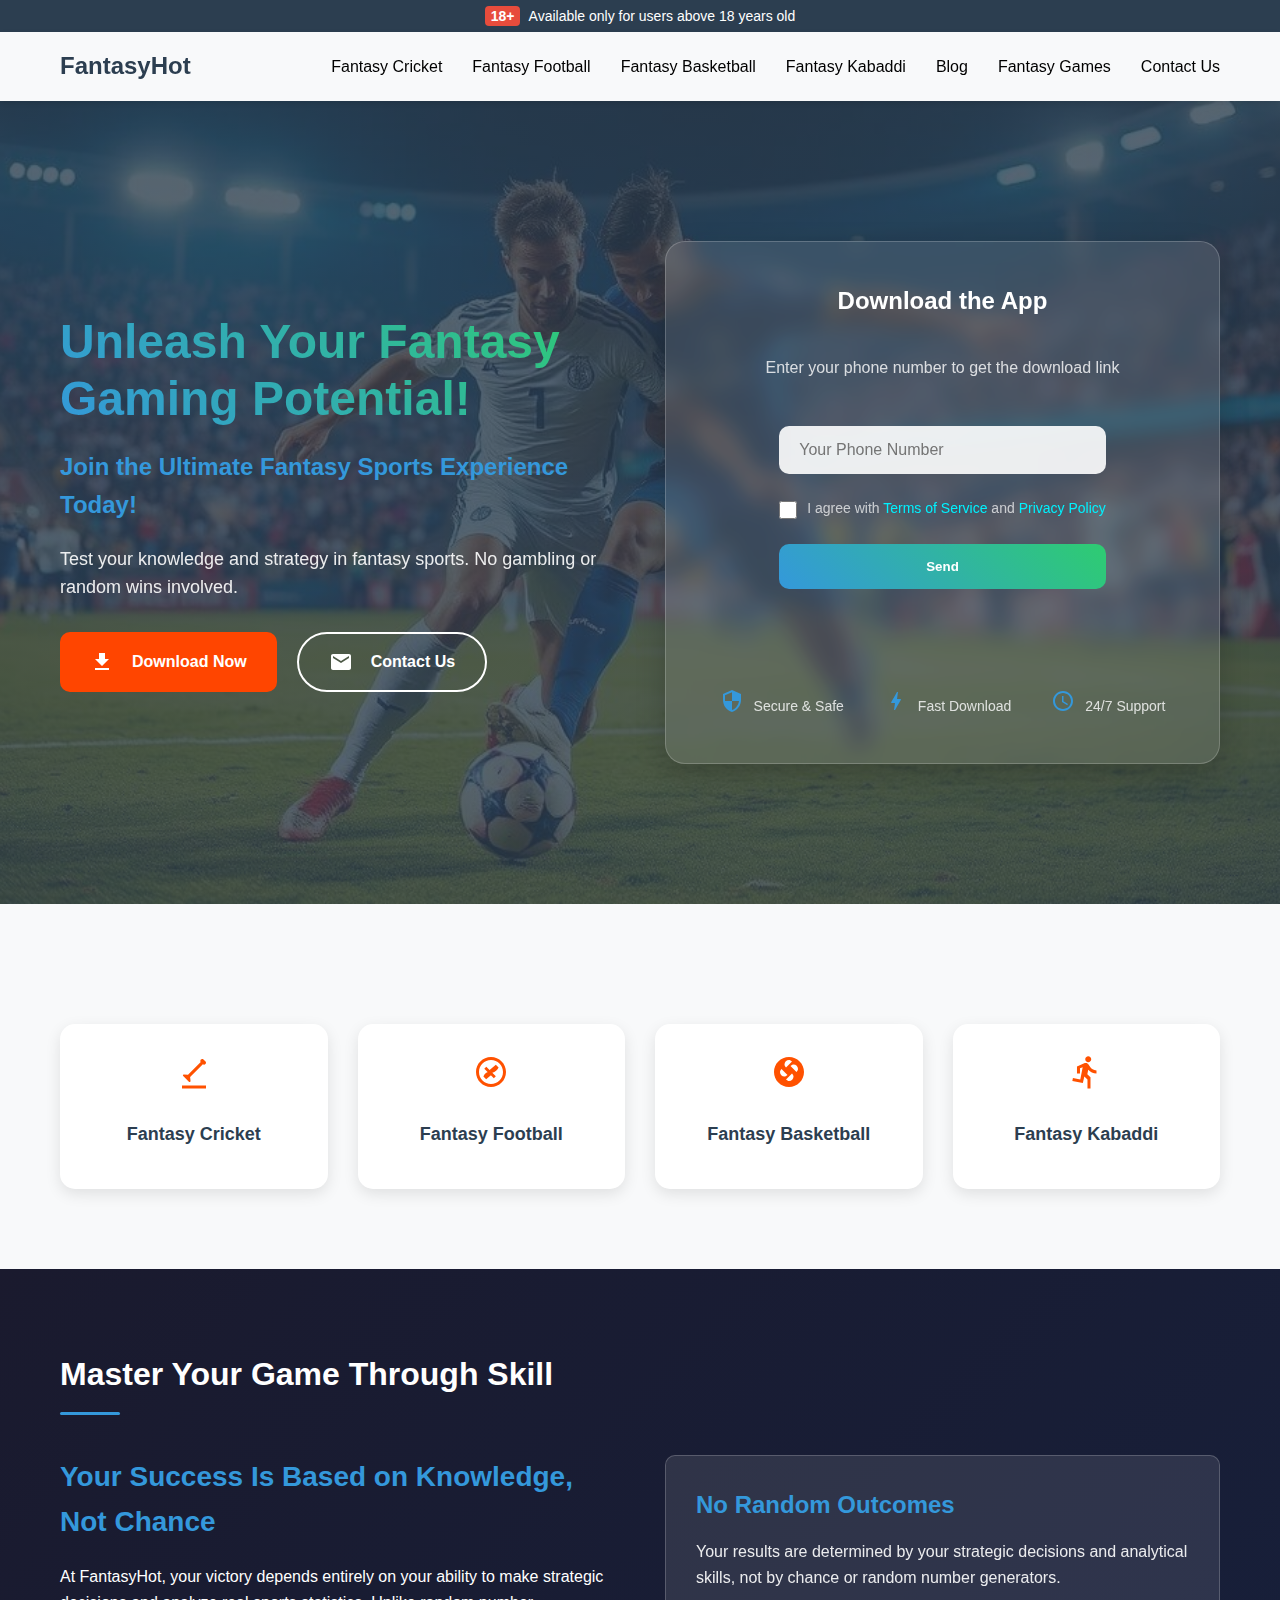
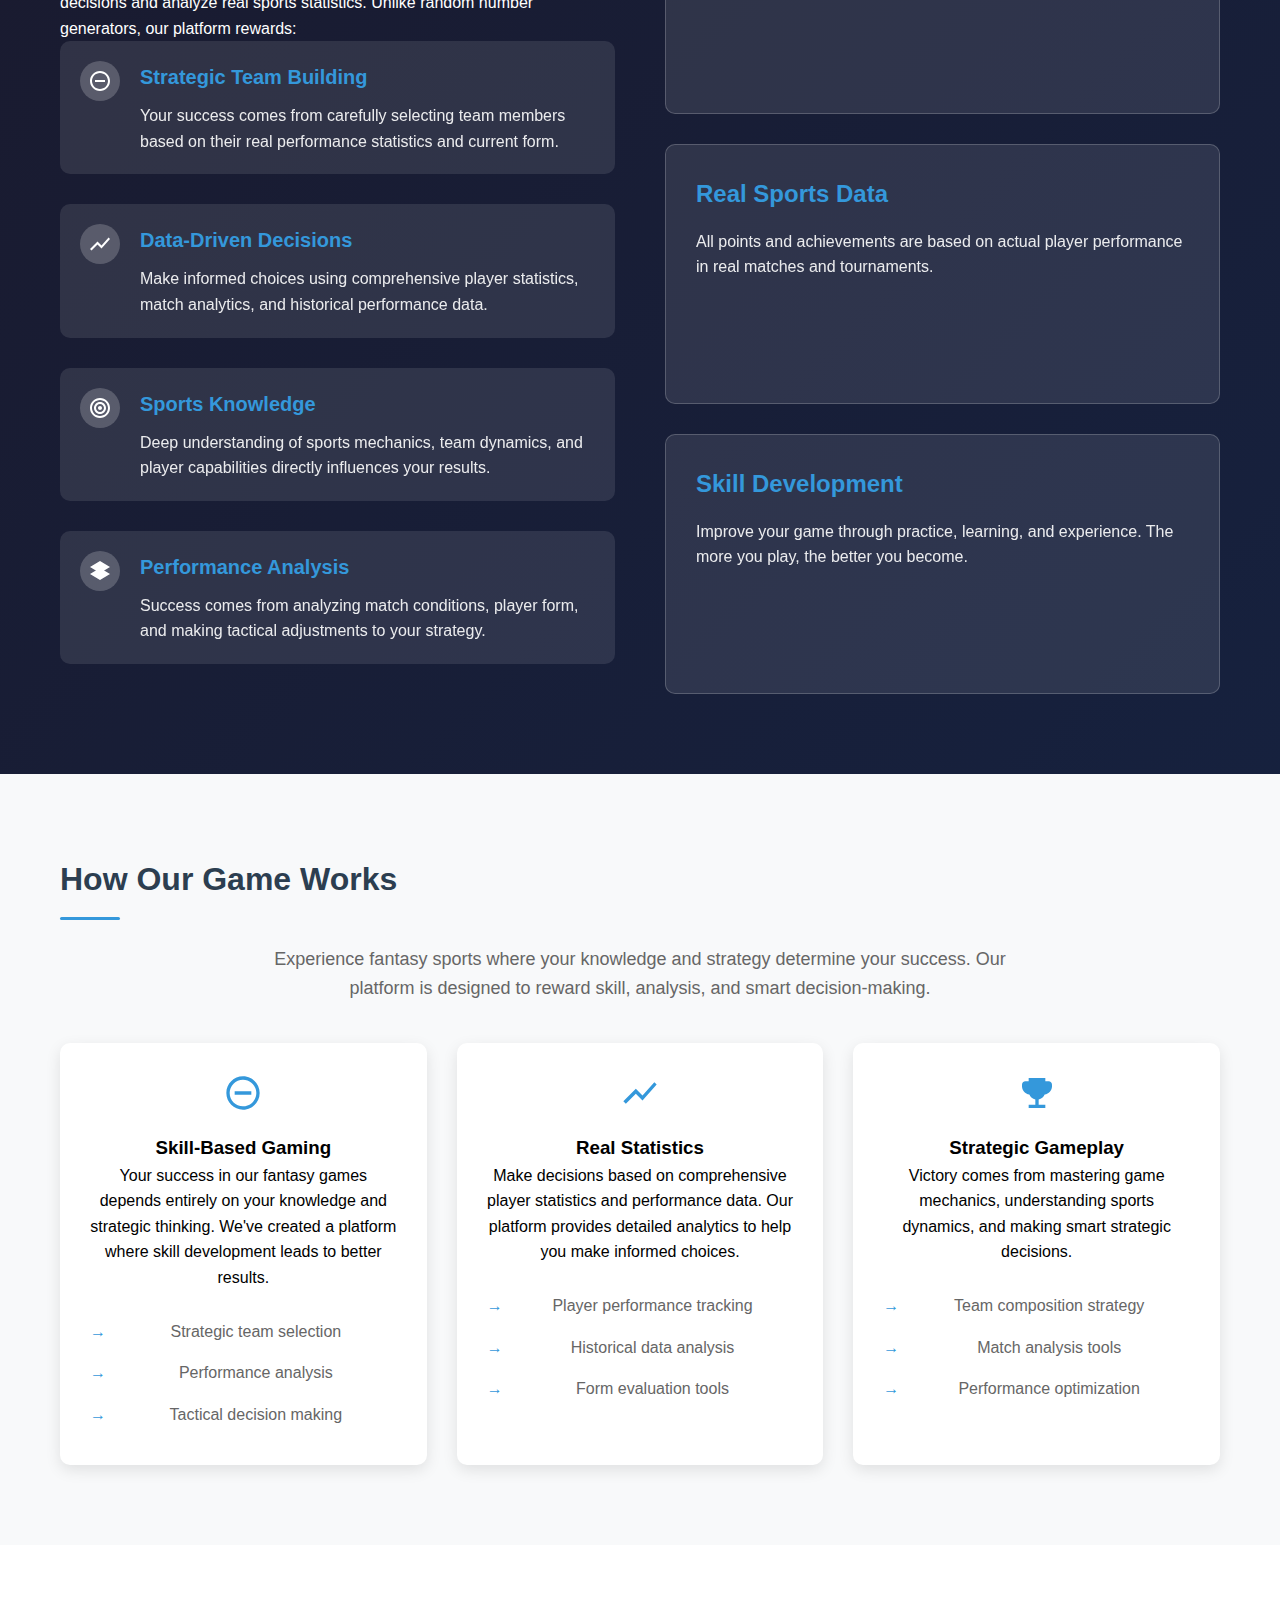
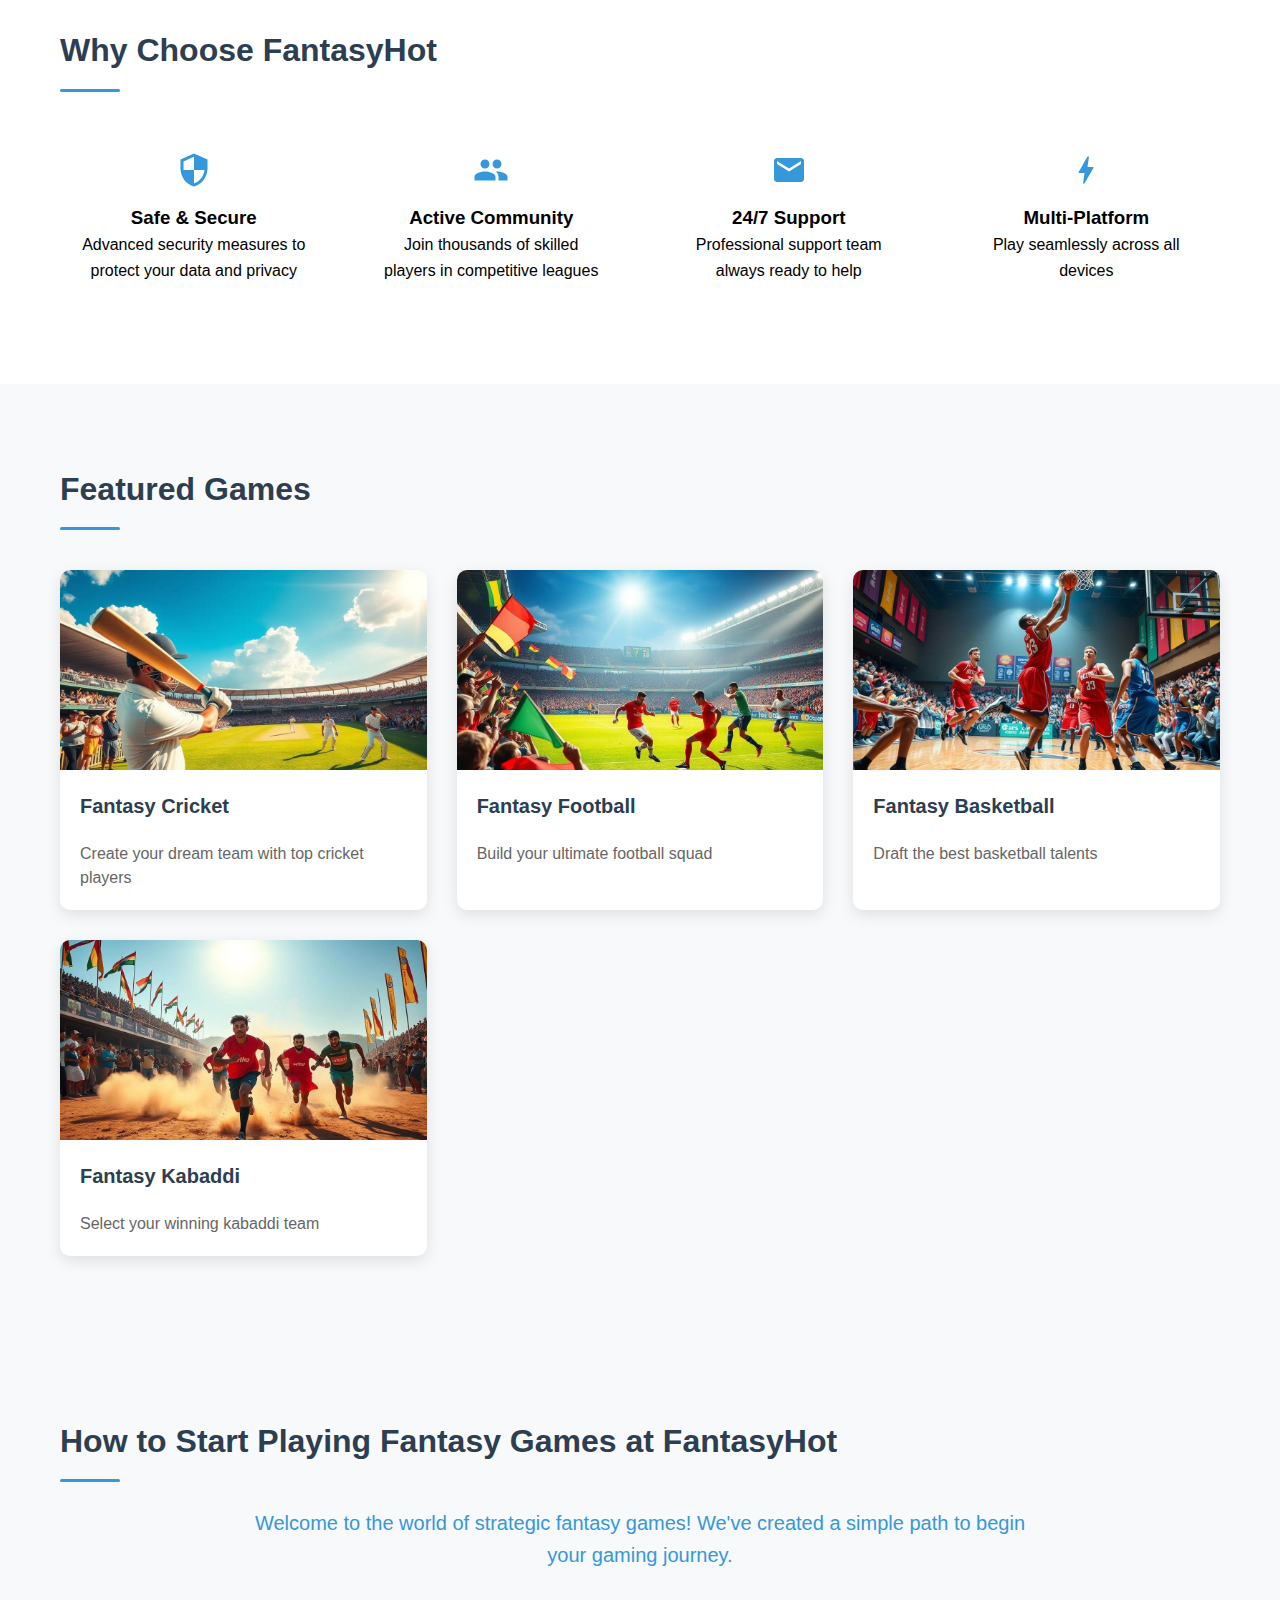
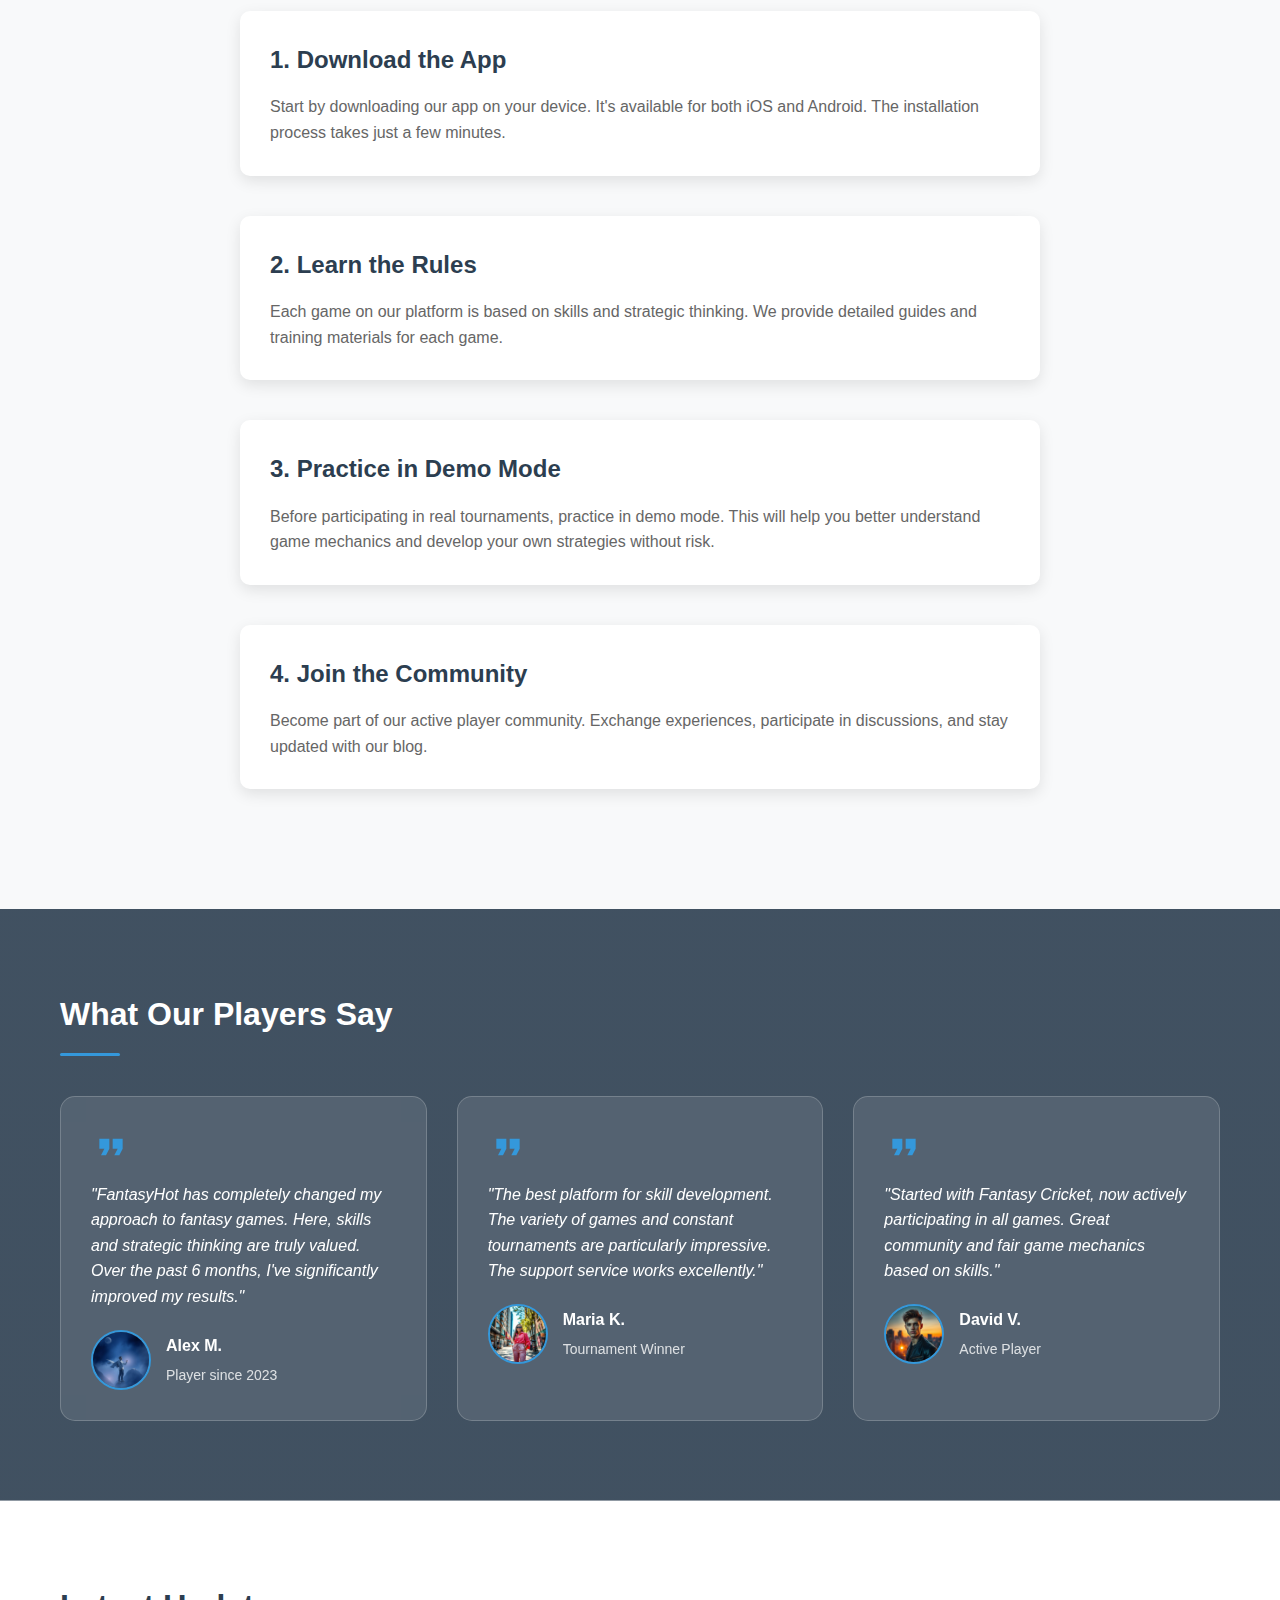
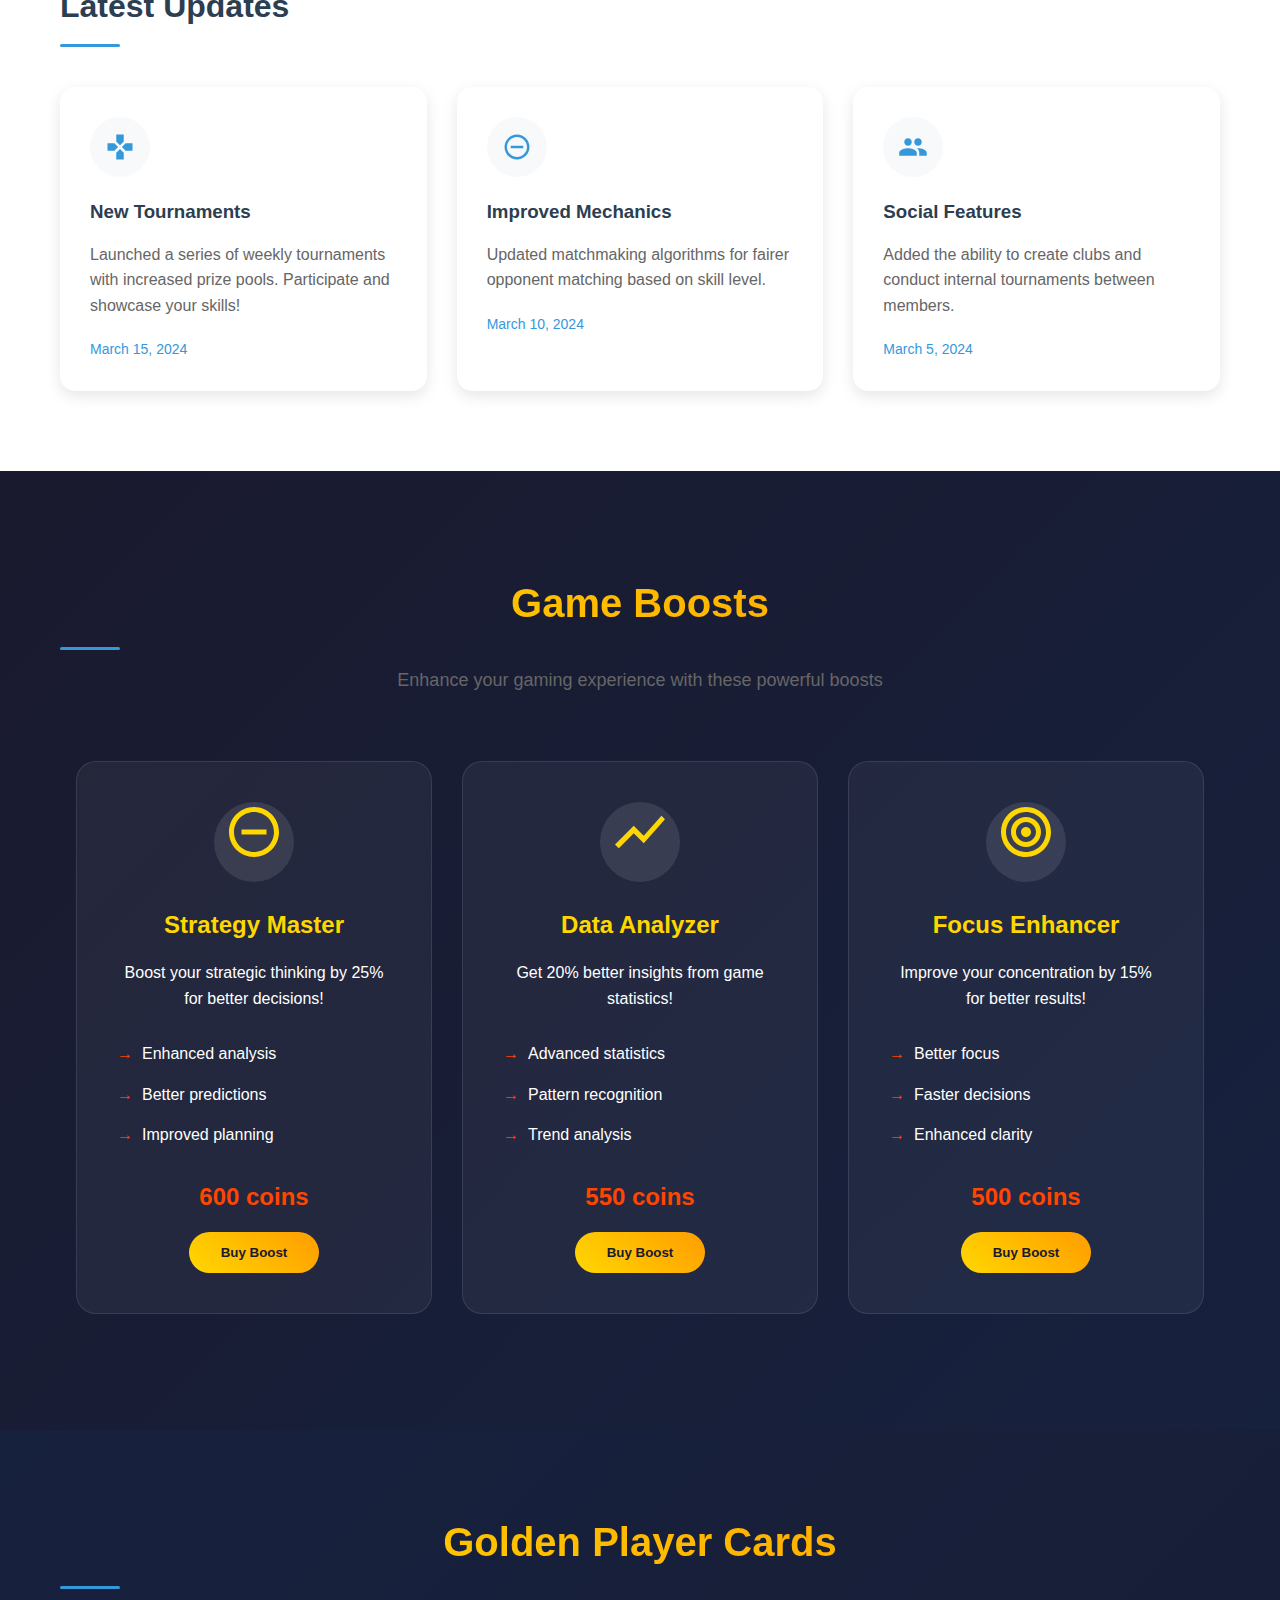
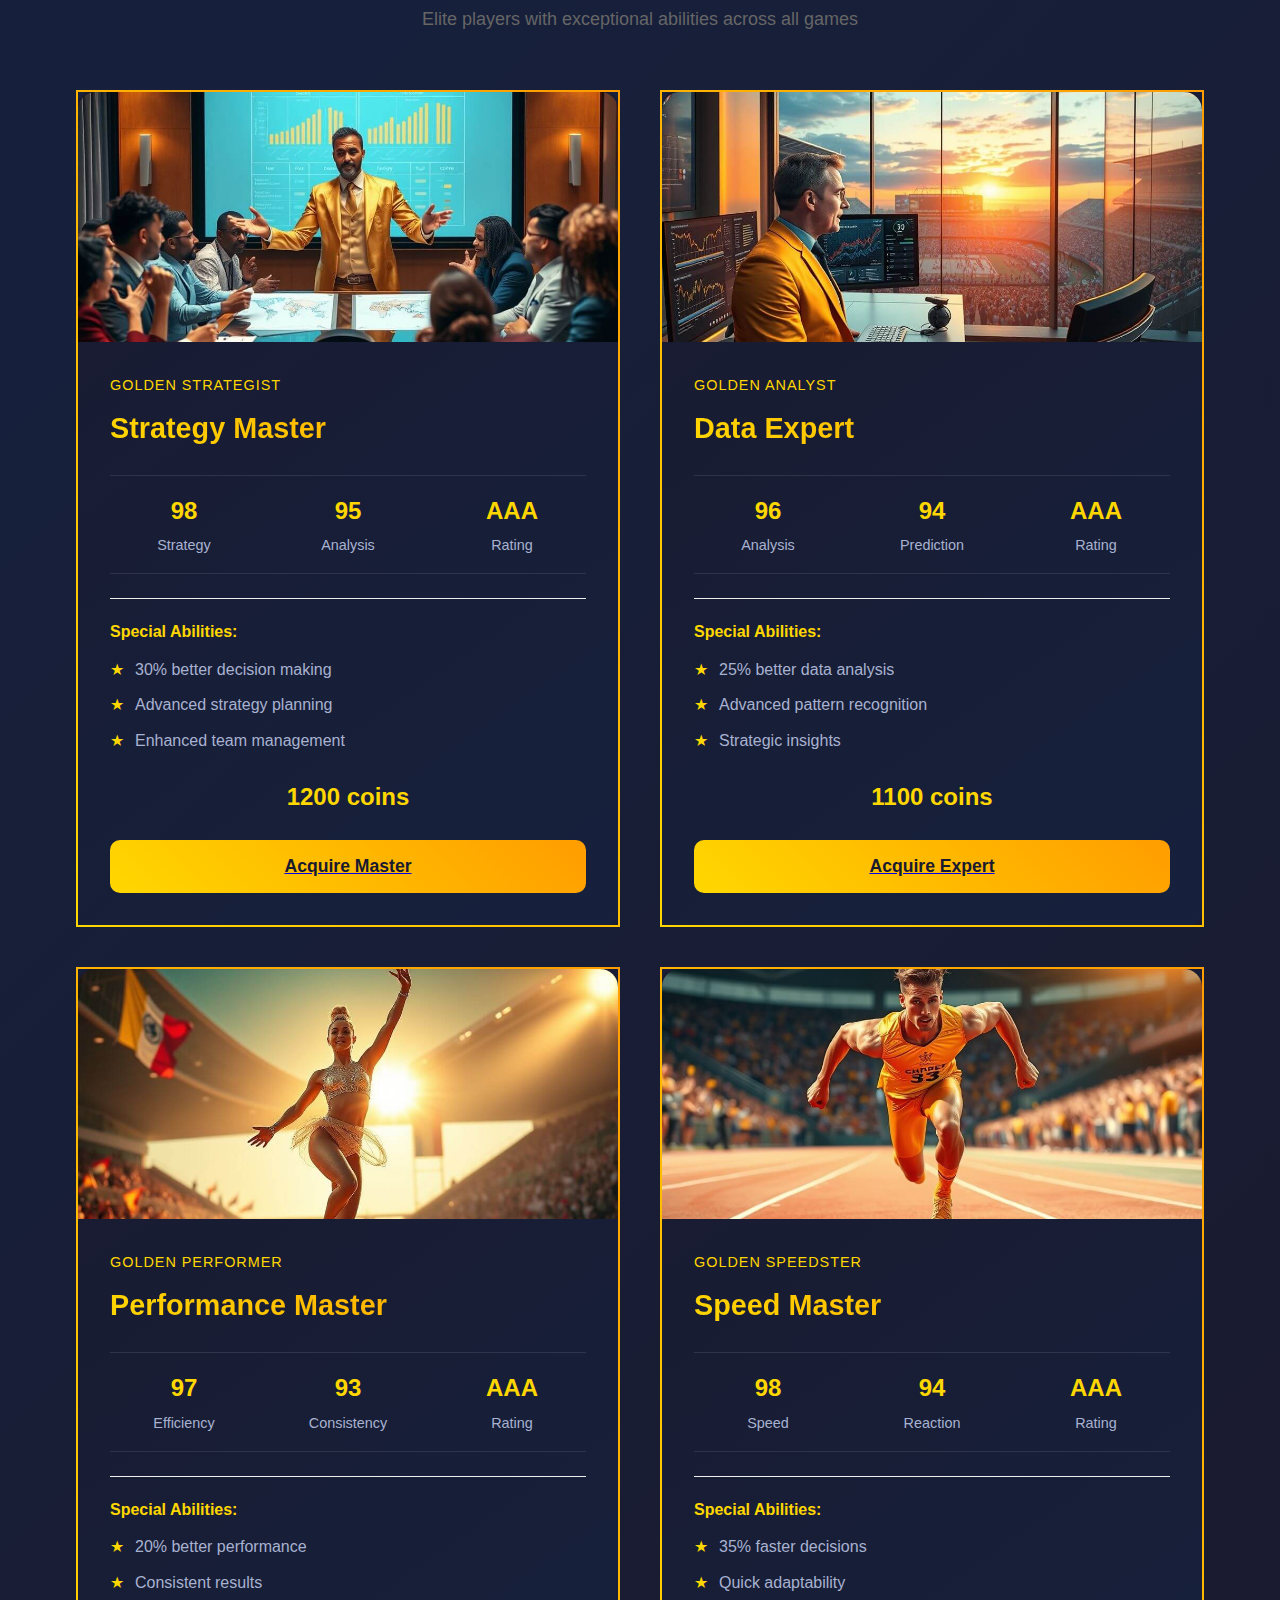
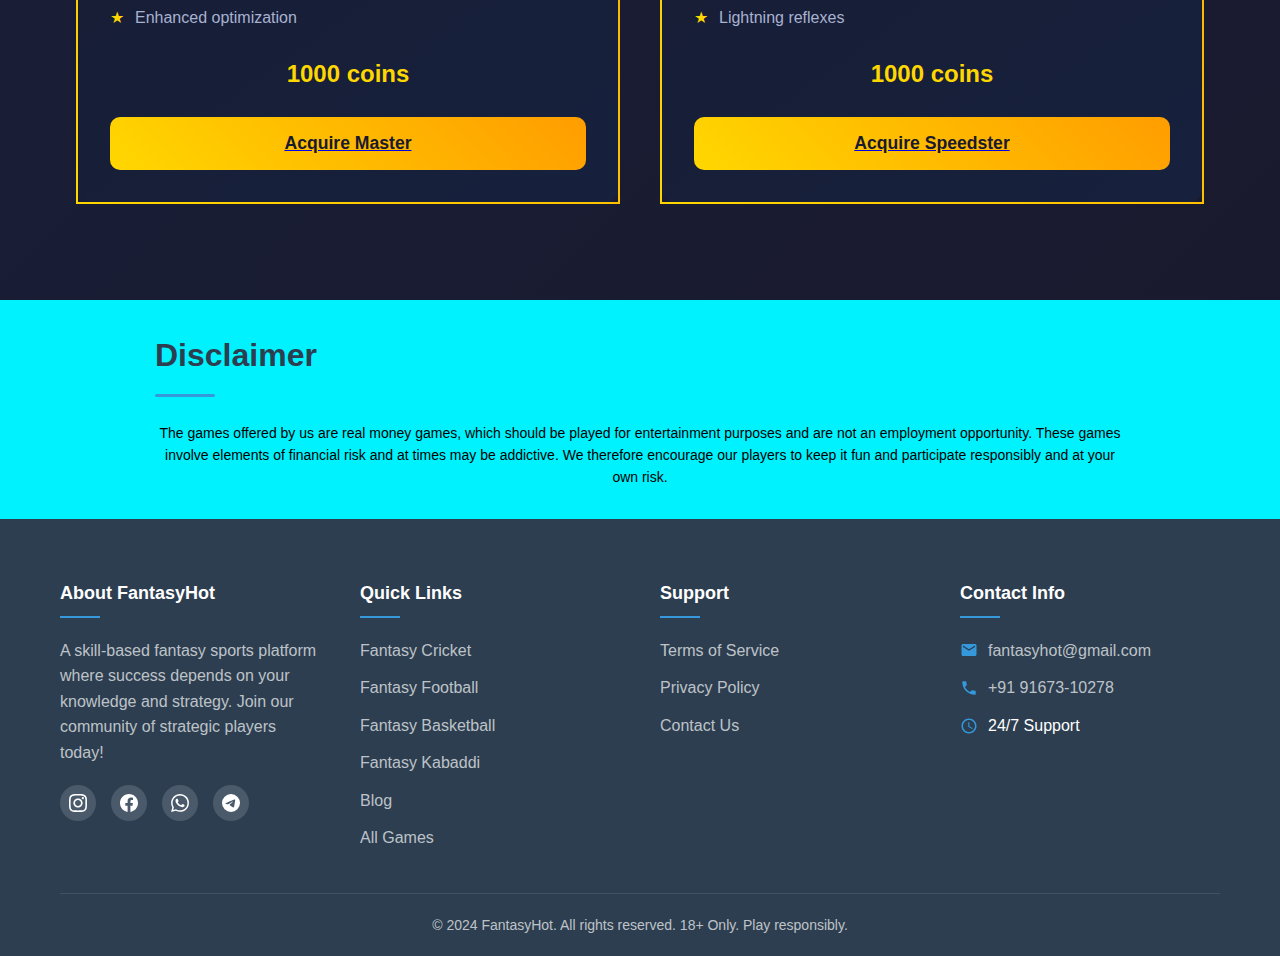
<file: index.html>
<!DOCTYPE html>
<html lang="en">
<head>
    <meta charset="UTF-8">
		<meta name="description" content="FantasyHot is a skill-based fantasy sports platform where success depends on your knowledge and strategy. Download now and experience the next evolution of fantasy gaming!">
    <meta name="viewport" content="width=device-width, initial-scale=1.0">
    <title>FantasyHot - Master Your Fantasy Sports Strategy</title>
    <link rel="stylesheet" href="css/style.css">
</head>
<body>
    <!-- Age Verification -->
    <div class="age-warning">
			<span class="age-18">18+</span> Available only for users above 18 years old
	</div>

    <!-- Header -->
    <header class="header">
        <div class="container">
            <nav class="nav">
                <a href="index.html" class="logo">FantasyHot</a>
                <div class="burger-menu">
                    <span></span>
                    <span></span>
                    <span></span>
                </div>
                <ul class="nav-menu">
                    <li><a href="cricket.html">Fantasy Cricket</a></li>
                    <li><a href="football.html">Fantasy Football</a></li>
                    <li><a href="basketball.html">Fantasy Basketball</a></li>
                    <li><a href="kabaddi.html">Fantasy Kabaddi</a></li>
                    <li><a href="blog.html">Blog</a></li>
                    <li><a href="games.html">Fantasy Games</a></li>
                    <li><a href="contact.html">Contact Us</a></li>
                </ul>
            </nav>
        </div>
    </header>
	<main>
    <!-- Hero Section -->
    <section class="hero">
        <div class="container">
            <div class="hero-grid">
                <div class="hero-content">
                    <h1>Unleash Your Fantasy Gaming Potential!</h1>
                    <p class="hero-subtitle">Join the Ultimate Fantasy Sports Experience Today!</p>
                    <p class="hero-description">Test your knowledge and strategy in fantasy sports. No gambling or random wins involved.</p>
                    <div class="hero-buttons">
                        <button class="btn-download" id="downloadBtn">
                            <svg class="icon">
                                <use xlink:href="img/icons/icons.svg#icon-download"></use>
                            </svg>
                            Download Now
                        </button>
                        <a href="contact.html" class="btn-contact">
                            <svg class="icon">
                                <use xlink:href="img/icons/icons.svg#icon-envelope"></use>
                            </svg>
                            Contact Us
                        </a>
                    </div>
                </div>
                <div class="hero-form">
                    <form action="thanks_form.php" method="post" class="download-form">
                        <h3>Download the App</h3>
                        <p>Enter your phone number to get the download link</p>
                        <div class="phone-input">
                            <input type="tel" id="phone" placeholder="Your Phone Number" pattern="[0-9]{10}" required>
														<div class="agreement-box">
																<label class="checkbox-label">
																		<input type="checkbox" required>
																		<span>I agree with <a href="terms.html">Terms of Service</a> and <a href="privacy.html">Privacy Policy</a></span>
																</label>
														</div>
														<button type="submit" class="btn-send">Send</button>
                        </div>
                        <div class="form-message" id="formMessage"></div>
                        <div class="download-features">
                            <div class="feature">
                                <svg class="icon">
                                    <use xlink:href="img/icons/icons.svg#icon-shield"></use>
                                </svg>
                                <span>Secure & Safe</span>
                            </div>
                            <div class="feature">
                                <svg class="icon">
                                    <use xlink:href="img/icons/icons.svg#icon-bolt"></use>
                                </svg>
                                <span>Fast Download</span>
                            </div>
                            <div class="feature">
                                <svg class="icon">
                                    <use xlink:href="img/icons/icons.svg#icon-clock"></use>
                                </svg>
                                <span>24/7 Support</span>
                            </div>
                        </div>
                    </form>
                </div>
            </div>
        </div>
    </section>

    <!-- Game Categories -->
    <section class="game-categories">
        <div class="container">
            <div class="categories-grid">
                <a href="cricket.html" class="category-card card-main">
                    <svg class="icon">
                        <use xlink:href="img/icons/icons.svg#icon-cricket"></use>
                    </svg>
                    <h3>Fantasy Cricket</h3>
                </a>
                <a href="football.html" class="category-card card-main">
                    <svg class="icon">
                        <use xlink:href="img/icons/icons.svg#icon-football"></use>
                    </svg>
                    <h3>Fantasy Football</h3>
                </a>
                <a href="basketball.html" class="category-card card-main">
                    <svg class="icon">
                        <use xlink:href="img/icons/icons.svg#icon-basketball"></use>
                    </svg>
                    <h3>Fantasy Basketball</h3>
                </a>
                <a href="kabaddi.html" class="category-card card-main">
                    <svg class="icon">
                        <use xlink:href="img/icons/icons.svg#icon-kabaddi"></use>
                    </svg>
                    <h3>Fantasy Kabaddi</h3>
                </a>
            </div>
        </div>
    </section>

    <!-- Skill-Based Gaming Section -->
    <section class="skill-based">
        <div class="container">
            <h2>Master Your Game Through Skill</h2>
            <div class="skill-content">
                <div class="skill-text">
                    <h3>Your Success Is Based on Knowledge, Not Chance</h3>
                    <p>At FantasyHot, your victory depends entirely on your ability to make strategic decisions and analyze real sports statistics. Unlike random number generators, our platform rewards:</p>
                    
                    <ul class="skill-list">
                        <li>
                            <svg class="icon">
                                <use xlink:href="img/icons/icons.svg#icon-brain"></use>
                            </svg>
                            <div class="skill-info">
                                <h4>Strategic Team Building</h4>
                                <p>Your success comes from carefully selecting team members based on their real performance statistics and current form.</p>
                            </div>
                        </li>
                        <li>
                            <svg class="icon">
                                <use xlink:href="img/icons/icons.svg#icon-chart"></use>
                            </svg>
                            <div class="skill-info">
                                <h4>Data-Driven Decisions</h4>
                                <p>Make informed choices using comprehensive player statistics, match analytics, and historical performance data.</p>
                            </div>
                        </li>
                        <li>
                            <svg class="icon">
                                <use xlink:href="img/icons/icons.svg#icon-target"></use>
                            </svg>
                            <div class="skill-info">
                                <h4>Sports Knowledge</h4>
                                <p>Deep understanding of sports mechanics, team dynamics, and player capabilities directly influences your results.</p>
                            </div>
                        </li>
                        <li>
                            <svg class="icon">
                                <use xlink:href="img/icons/icons.svg#icon-gem"></use>
                            </svg>
                            <div class="skill-info">
                                <h4>Performance Analysis</h4>
                                <p>Success comes from analyzing match conditions, player form, and making tactical adjustments to your strategy.</p>
                            </div>
                        </li>
                    </ul>
                </div>
                
                <div class="skill-features">
                    <div class="skill-feature">
                        <h3>No Random Outcomes</h3>
                        <p>Your results are determined by your strategic decisions and analytical skills, not by chance or random number generators.</p>
                    </div>
                    <div class="skill-feature">
                        <h3>Real Sports Data</h3>
                        <p>All points and achievements are based on actual player performance in real matches and tournaments.</p>
                    </div>
                    <div class="skill-feature">
                        <h3>Skill Development</h3>
                        <p>Improve your game through practice, learning, and experience. The more you play, the better you become.</p>
                    </div>
                </div>
            </div>
        </div>
    </section>

    <!-- Enhanced How It Works Section -->
    <section id="how-it-works" class="how-it-works">
        <div class="container">
            <h2>How Our Game Works</h2>
            <p class="section-description">Experience fantasy sports where your knowledge and strategy determine your success. Our platform is designed to reward skill, analysis, and smart decision-making.</p>
            <div class="features-grid">
                <div class="feature-card">
                    <svg class="icon">
                        <use xlink:href="img/icons/icons.svg#icon-brain"></use>
                    </svg>
                    <h3>Skill-Based Gaming</h3>
                    <p>Your success in our fantasy games depends entirely on your knowledge and strategic thinking. We've created a platform where skill development leads to better results.</p>
                    <ul class="feature-list">
                        <li>Strategic team selection</li>
                        <li>Performance analysis</li>
                        <li>Tactical decision making</li>
                    </ul>
                </div>
                <div class="feature-card">
                    <svg class="icon">
                        <use xlink:href="img/icons/icons.svg#icon-chart"></use>
                    </svg>
                    <h3>Real Statistics</h3>
                    <p>Make decisions based on comprehensive player statistics and performance data. Our platform provides detailed analytics to help you make informed choices.</p>
                    <ul class="feature-list">
                        <li>Player performance tracking</li>
                        <li>Historical data analysis</li>
                        <li>Form evaluation tools</li>
                    </ul>
                </div>
                <div class="feature-card">
                    <svg class="icon">
                        <use xlink:href="img/icons/icons.svg#icon-trophy"></use>
                    </svg>
                    <h3>Strategic Gameplay</h3>
                    <p>Victory comes from mastering game mechanics, understanding sports dynamics, and making smart strategic decisions.</p>
                    <ul class="feature-list">
                        <li>Team composition strategy</li>
                        <li>Match analysis tools</li>
                        <li>Performance optimization</li>
                    </ul>
                </div>
            </div>
        </div>
    </section>

    <!-- Why Choose Us -->
    <section class="why-choose-us">
        <div class="container">
            <h2>Why Choose FantasyHot</h2>
            <div class="benefits-grid">
                <div class="benefit-card">
                    <svg class="icon">
                        <use xlink:href="img/icons/icons.svg#icon-shield"></use>
                    </svg>
                    <h3>Safe & Secure</h3>
                    <p>Advanced security measures to protect your data and privacy</p>
                </div>
                <div class="benefit-card">
                    <svg class="icon">
                        <use xlink:href="img/icons/icons.svg#icon-users"></use>
                    </svg>
                    <h3>Active Community</h3>
                    <p>Join thousands of skilled players in competitive leagues</p>
                </div>
                <div class="benefit-card">
                    <svg class="icon">
                        <use xlink:href="img/icons/icons.svg#icon-envelope"></use>
                    </svg>
                    <h3>24/7 Support</h3>
                    <p>Professional support team always ready to help</p>
                </div>
                <div class="benefit-card">
                    <svg class="icon">
                        <use xlink:href="img/icons/icons.svg#icon-bolt"></use>
                    </svg>
                    <h3>Multi-Platform</h3>
                    <p>Play seamlessly across all devices</p>
                </div>
            </div>
        </div>
    </section>

    <!-- Featured Games -->
    <section class="featured-games">
        <div class="container">
            <h2>Featured Games</h2>
            <div class="games-grid">
                <a href="cricket.html" class="game-card">
                    <div class="game-image cricket">
                        <img src="img/cricket.jpg" alt="Cricket">
                    </div>
                    <h3>Fantasy Cricket</h3>
                    <p>Create your dream team with top cricket players</p>
                </a>
                <a href="football.html" class="game-card">
                    <div class="game-image football">
                        <img src="img/football.jpg" alt="Football">
                    </div>
                    <h3>Fantasy Football</h3>
                    <p>Build your ultimate football squad</p>
                </a>
                <a href="basketball.html" class="game-card">
                    <div class="game-image basketball">
                        <img src="img/basketball.jpg" alt="Basketball">
                    </div>
                    <h3>Fantasy Basketball</h3>
                    <p>Draft the best basketball talents</p>
                </a>
                <a href="kabaddi.html" class="game-card">
                    <div class="game-image kabaddi">
                        <img src="img/kabaddi.jpg" alt="Kabaddi">
                    </div>
                    <h3>Fantasy Kabaddi</h3>
                    <p>Select your winning kabaddi team</p>
                </a>
            </div>
        </div>
    </section>

    <!-- How to Start Playing -->
    <section class="how-to-start">
        <div class="container">
            <h2>How to Start Playing Fantasy Games at FantasyHot</h2>
            <div class="start-content">
                <p class="lead">Welcome to the world of strategic fantasy games! We've created a simple path to begin your gaming journey.</p>
                
                <div class="start-step">
                    <h3>1. Download the App</h3>
                    <p>Start by downloading our app on your device. It's available for both iOS and Android. The installation process takes just a few minutes.</p>
                </div>

                <div class="start-step">
                    <h3>2. Learn the Rules</h3>
                    <p>Each game on our platform is based on skills and strategic thinking. We provide detailed guides and training materials for each game.</p>
                </div>

                <div class="start-step">
                    <h3>3. Practice in Demo Mode</h3>
                    <p>Before participating in real tournaments, practice in demo mode. This will help you better understand game mechanics and develop your own strategies without risk.</p>
                </div>

                <div class="start-step">
                    <h3>4. Join the Community</h3>
                    <p>Become part of our active player community. Exchange experiences, participate in discussions, and stay updated with our blog.</p>
                </div>
            </div>
        </div>
    </section>

    <!-- Testimonials -->
    <section class="testimonials">
        <div class="container">
            <h2>What Our Players Say</h2>
            <div class="testimonials-grid">
                <div class="testimonial-card">
                    <div class="testimonial-content">
                        <svg class="icon icon-quote">
                            <use xlink:href="img/icons/icons.svg#icon-quote"></use>
                        </svg>
                        <p>"FantasyHot has completely changed my approach to fantasy games. Here, skills and strategic thinking are truly valued. Over the past 6 months, I've significantly improved my results."</p>
                    </div>
                    <div class="testimonial-author">
                        <img src="img/user1.jpg" alt="Alex M.">
                        <div class="author-info">
                            <h4>Alex M.</h4>
                            <p>Player since 2023</p>
                        </div>
                    </div>
                </div>

                <div class="testimonial-card">
                    <div class="testimonial-content">
                        <svg class="icon icon-quote">
                            <use xlink:href="img/icons/icons.svg#icon-quote"></use>
                        </svg>
                        <p>"The best platform for skill development. The variety of games and constant tournaments are particularly impressive. The support service works excellently."</p>
                    </div>
                    <div class="testimonial-author">
                        <img src="img/user2.jpg" alt="Maria K.">
                        <div class="author-info">
                            <h4>Maria K.</h4>
                            <p>Tournament Winner</p>
                        </div>
                    </div>
                </div>

                <div class="testimonial-card">
                    <div class="testimonial-content">
                        <svg class="icon icon-quote">
                            <use xlink:href="img/icons/icons.svg#icon-quote"></use>
                        </svg>
                        <p>"Started with Fantasy Cricket, now actively participating in all games. Great community and fair game mechanics based on skills."</p>
                    </div>
                    <div class="testimonial-author">
                        <img src="img/user3.jpg" alt="David V.">
                        <div class="author-info">
                            <h4>David V.</h4>
                            <p>Active Player</p>
                        </div>
                    </div>
                </div>
            </div>
        </div>
    </section>

    <!-- Latest Updates -->
    <section class="latest-updates">
        <div class="container">
            <h2>Latest Updates</h2>
            <div class="updates-grid">
                <div class="update-card">
                    <div class="update-icon">
                        <svg class="icon">
                            <use xlink:href="img/icons/icons.svg#icon-gamepad"></use>
                        </svg>
                    </div>
                    <h3>New Tournaments</h3>
                    <p>Launched a series of weekly tournaments with increased prize pools. Participate and showcase your skills!</p>
                    <span class="update-date">March 15, 2024</span>
                </div>

                <div class="update-card">
                    <div class="update-icon">
                        <svg class="icon">
                            <use xlink:href="img/icons/icons.svg#icon-brain"></use>
                        </svg>
                    </div>
                    <h3>Improved Mechanics</h3>
                    <p>Updated matchmaking algorithms for fairer opponent matching based on skill level.</p>
                    <span class="update-date">March 10, 2024</span>
                </div>

                <div class="update-card">
                    <div class="update-icon">
                        <svg class="icon">
                            <use xlink:href="img/icons/icons.svg#icon-users"></use>
                        </svg>
                    </div>
                    <h3>Social Features</h3>
                    <p>Added the ability to create clubs and conduct internal tournaments between members.</p>
                    <span class="update-date">March 5, 2024</span>
                </div>
            </div>
        </div>
    </section>

    <!-- Game Boosts -->
    <section class="boost-section">
        <div class="container">
            <h2>Game Boosts</h2>
            <p class="section-description">Enhance your gaming experience with these powerful boosts</p>
            
            <div class="boost-grid">
                <div class="boost-card">
                    <div class="boost-icon">
                        <svg class="icon">
                            <use xlink:href="img/icons/icons.svg#icon-brain"></use>
                        </svg>
                    </div>
                    <h3>Strategy Master</h3>
                    <p>Boost your strategic thinking by 25% for better decisions!</p>
                    <div class="boost-features">
                        <ul>
                            <li>Enhanced analysis</li>
                            <li>Better predictions</li>
                            <li>Improved planning</li>
                        </ul>
                    </div>
                    <div class="boost-price">600 coins</div>
                    <a href="contact.html#contact-form"><button class="btn-boost">Buy Boost</button></a>
                </div>

                <div class="boost-card">
                    <div class="boost-icon">
                        <svg class="icon">
                            <use xlink:href="img/icons/icons.svg#icon-chart"></use>
                        </svg>
                    </div>
                    <h3>Data Analyzer</h3>
                    <p>Get 20% better insights from game statistics!</p>
                    <div class="boost-features">
                        <ul>
                            <li>Advanced statistics</li>
                            <li>Pattern recognition</li>
                            <li>Trend analysis</li>
                        </ul>
                    </div>
                    <div class="boost-price">550 coins</div>
                    <a href="contact.html#contact-form"><button class="btn-boost">Buy Boost</button></a>
                </div>

                <div class="boost-card">
                    <div class="boost-icon">
                        <svg class="icon">
                            <use xlink:href="img/icons/icons.svg#icon-target"></use>
                        </svg>
                    </div>
                    <h3>Focus Enhancer</h3>
                    <p>Improve your concentration by 15% for better results!</p>
                    <div class="boost-features">
                        <ul>
                            <li>Better focus</li>
                            <li>Faster decisions</li>
                            <li>Enhanced clarity</li>
                        </ul>
                    </div>
                    <div class="boost-price">500 coins</div>
                    <a href="contact.html#contact-form"><button class="btn-boost">Buy Boost</button></a>
                </div>
            </div>
        </div>
    </section>

    <!-- Premium Players -->
    <section class="premium-players">
        <div class="container">
            <h2>Golden Player Cards</h2>
            <p class="section-description">Elite players with exceptional abilities across all games</p>
            
            <div class="players-grid">
                <div class="player-card golden">
                    <div class="card-glow"></div>
                    <div class="player-image">
                        <img src="img/gold1.jpg" alt="Strategy Master">
                    </div>
                    <div class="player-info">
                        <div class="player-type">Golden Strategist</div>
                        <h3>Strategy Master</h3>
                        <div class="player-stats">
                            <div class="stat">
                                <div class="stat-value">98</div>
                                <div class="stat-label">Strategy</div>
                            </div>
                            <div class="stat">
                                <div class="stat-value">95</div>
                                <div class="stat-label">Analysis</div>
                            </div>
                            <div class="stat">
                                <div class="stat-value">AAA</div>
                                <div class="stat-label">Rating</div>
                            </div>
                        </div>
                        <div class="player-bonus">
                            <h4>Special Abilities:</h4>
                            <ul>
                                <li>30% better decision making</li>
                                <li>Advanced strategy planning</li>
                                <li>Enhanced team management</li>
                            </ul>
                        </div>
                        <div class="card-price">1200 coins</div>
                        <a href="contact.html#contact-form"><button class="btn-premium">Acquire Master</button></a>
                    </div>
                </div>

                <div class="player-card golden">
                    <div class="card-glow"></div>
                    <div class="player-image">
                        <img src="img/gold2.jpg" alt="Data Expert">
                    </div>
                    <div class="player-info">
                        <div class="player-type">Golden Analyst</div>
                        <h3>Data Expert</h3>
                        <div class="player-stats">
                            <div class="stat">
                                <div class="stat-value">96</div>
                                <div class="stat-label">Analysis</div>
                            </div>
                            <div class="stat">
                                <div class="stat-value">94</div>
                                <div class="stat-label">Prediction</div>
                            </div>
                            <div class="stat">
                                <div class="stat-value">AAA</div>
                                <div class="stat-label">Rating</div>
                            </div>
                        </div>
                        <div class="player-bonus">
                            <h4>Special Abilities:</h4>
                            <ul>
                                <li>25% better data analysis</li>
                                <li>Advanced pattern recognition</li>
                                <li>Strategic insights</li>
                            </ul>
                        </div>
                        <div class="card-price">1100 coins</div>
                        <a href="contact.html#contact-form"><button class="btn-premium">Acquire Expert</button></a>
                    </div>
                </div>

                <div class="player-card golden">
                    <div class="card-glow"></div>
                    <div class="player-image">
                        <img src="img/gold3.jpg" alt="Performance Master">
                    </div>
                    <div class="player-info">
                        <div class="player-type">Golden Performer</div>
                        <h3>Performance Master</h3>
                        <div class="player-stats">
                            <div class="stat">
                                <div class="stat-value">97</div>
                                <div class="stat-label">Efficiency</div>
                            </div>
                            <div class="stat">
                                <div class="stat-value">93</div>
                                <div class="stat-label">Consistency</div>
                            </div>
                            <div class="stat">
                                <div class="stat-value">AAA</div>
                                <div class="stat-label">Rating</div>
                            </div>
                        </div>
                        <div class="player-bonus">
                            <h4>Special Abilities:</h4>
                            <ul>
                                <li>20% better performance</li>
                                <li>Consistent results</li>
                                <li>Enhanced optimization</li>
                            </ul>
                        </div>
                        <div class="card-price">1000 coins</div>
                        <a href="contact.html#contact-form"><button class="btn-premium">Acquire Master</button></a>
                    </div>
                </div>

								<div class="player-card golden">
									<div class="card-glow"></div>
									<div class="player-image">
											<img src="img/gold4.jpg" alt="Speed Master">
									</div>
									<div class="player-info">
											<div class="player-type">Golden Speedster</div>
											<h3>Speed Master</h3>
											<div class="player-stats">
													<div class="stat">
															<div class="stat-value">98</div>
															<div class="stat-label">Speed</div>
													</div>
													<div class="stat">
															<div class="stat-value">94</div>
															<div class="stat-label">Reaction</div>
													</div>
													<div class="stat">
															<div class="stat-value">AAA</div>
															<div class="stat-label">Rating</div>
													</div>
											</div>
											<div class="player-bonus">
													<h4>Special Abilities:</h4>
													<ul>
															<li>35% faster decisions</li>
															<li>Quick adaptability</li>
															<li>Lightning reflexes</li>
													</ul>
											</div>
											<div class="card-price">1000 coins</div>
											<a href="contact.html#contact-form"><button class="btn-premium">Acquire Speedster</button></a>
									</div>
							</div>
            </div>
        </div>
    </section>
	</main>

    <section class="disclaimer">
        <div class="container">
					<h2>Disclaimer</h2>
            <p>The games offered by us are real money games, which should be played for entertainment purposes and are not an employment opportunity. These games involve elements of financial risk and at times may be addictive. We therefore encourage our players to keep it fun and participate responsibly and at your own risk.</p>
        </div>
    </section>

    <!-- Footer -->
    <footer class="footer">
        <div class="container">
            <div class="footer-content">
                <div class="footer-section">
                    <h4>About FantasyHot</h4>
                    <p>A skill-based fantasy sports platform where success depends on your knowledge and strategy. Join our community of strategic players today!</p>
                    <div class="social-links">
                        <a href="index.html" class="social-link">
                            <svg xmlns="http://www.w3.org/2000/svg" viewBox="0 0 24 24" fill="#fff" class="icon">
                                <path d="M12 2.163c3.204 0 3.584.012 4.85.07 3.252.148 4.771 1.691 4.919 4.919.058 1.265.069 1.645.069 4.849 0 3.205-.012 3.584-.069 4.849-.149 3.225-1.664 4.771-4.919 4.919-1.266.058-1.644.07-4.85.07-3.204 0-3.584-.012-4.849-.07-3.26-.149-4.771-1.699-4.919-4.92-.058-1.265-.07-1.644-.07-4.849 0-3.204.013-3.583.07-4.849.149-3.227 1.664-4.771 4.919-4.919 1.266-.057 1.645-.069 4.849-.069zm0-2.163c-3.259 0-3.667.014-4.947.072-4.358.2-6.78 2.618-6.98 6.98-.059 1.281-.073 1.689-.073 4.948 0 3.259.014 3.668.072 4.948.2 4.358 2.618 6.78 6.98 6.98 1.281.058 1.689.072 4.948.072 3.259 0 3.668-.014 4.948-.072 4.354-.2 6.782-2.618 6.979-6.98.059-1.28.073-1.689.073-4.948 0-3.259-.014-3.667-.072-4.947-.196-4.354-2.617-6.78-6.979-6.98-1.281-.059-1.69-.073-4.949-.073zm0 5.838c-3.403 0-6.162 2.759-6.162 6.162s2.759 6.163 6.162 6.163 6.162-2.759 6.162-6.163c0-3.403-2.759-6.162-6.162-6.162zm0 10.162c-2.209 0-4-1.79-4-4 0-2.209 1.791-4 4-4s4 1.791 4 4c0 2.21-1.791 4-4 4zm6.406-11.845c-.796 0-1.441.645-1.441 1.44s.645 1.44 1.441 1.44c.795 0 1.439-.645 1.439-1.44s-.644-1.44-1.439-1.44z"/>
                            </svg>
                        </a>
													<a href="index.html" class="social-link">
															<svg xmlns="http://www.w3.org/2000/svg" viewBox="0 0 24 24" fill="#fff" class="icon">
																	<path d="M24 12.073c0-6.627-5.373-12-12-12s-12 5.373-12 12c0 5.99 4.388 10.954 10.125 11.854v-8.385H7.078v-3.47h3.047V9.43c0-3.007 1.792-4.669 4.533-4.669 1.312 0 2.686.235 2.686.235v2.953H15.83c-1.491 0-1.956.925-1.956 1.874v2.25h3.328l-.532 3.47h-2.796v8.385C19.612 23.027 24 18.062 24 12.073z"/>
															</svg>
													</a>
													<a href="index.html" class="social-link">
															<svg xmlns="http://www.w3.org/2000/svg" viewBox="0 0 24 24" fill="#fff" class="icon">
																	<path d="M.057 24l1.687-6.163c-1.041-1.804-1.588-3.849-1.587-5.946.003-6.556 5.338-11.891 11.893-11.891 3.181.001 6.167 1.24 8.413 3.488 2.245 2.248 3.481 5.236 3.48 8.414-.003 6.557-5.338 11.892-11.893 11.892-1.99-.001-3.951-.5-5.688-1.448l-6.305 1.654zm6.597-3.807c1.676.995 3.276 1.591 5.392 1.592 5.448 0 9.886-4.434 9.889-9.885.002-5.462-4.415-9.89-9.881-9.892-5.452 0-9.887 4.434-9.889 9.884-.001 2.225.651 3.891 1.746 5.634l-.999 3.648 3.742-.981zm11.387-5.464c-.074-.124-.272-.198-.57-.347-.297-.149-1.758-.868-2.031-.967-.272-.099-.47-.149-.669.149-.198.297-.768.967-.941 1.165-.173.198-.347.223-.644.074-.297-.149-1.255-.462-2.39-1.475-.883-.788-1.48-1.761-1.653-2.059-.173-.297-.018-.458.13-.606.134-.133.297-.347.446-.521.151-.172.2-.296.3-.495.099-.198.05-.372-.025-.521-.075-.148-.669-1.611-.916-2.206-.242-.579-.487-.501-.669-.51l-.57-.01c-.198 0-.52.074-.792.372s-1.04 1.016-1.04 2.479 1.065 2.876 1.213 3.074c.149.198 2.095 3.2 5.076 4.487.709.306 1.263.489 1.694.626.712.226 1.36.194 1.872.118.571-.085 1.758-.719 2.006-1.413.248-.695.248-1.29.173-1.414z"/>
															</svg>
													</a>
													<a href="index.html" class="social-link">
															<svg xmlns="http://www.w3.org/2000/svg" viewBox="0 0 24 24" fill="#fff" class="icon">
																	<path d="M11.944 0A12 12 0 0 0 0 12a12 12 0 0 0 12 12 12 12 0 0 0 12-12A12 12 0 0 0 12 0a12 12 0 0 0-.056 0zm4.962 7.224c.1-.002.321.023.465.14a.506.506 0 0 1 .171.325c.016.093.036.306.02.472-.18 1.898-.962 6.502-1.36 8.627-.168.9-.499 1.201-.82 1.23-.696.065-1.225-.46-1.9-.902-1.056-.693-1.653-1.124-2.678-1.8-1.185-.78-.417-1.21.258-1.91.177-.184 3.247-2.977 3.307-3.23.007-.032.014-.15-.056-.212s-.174-.041-.249-.024c-.106.024-1.793 1.14-5.061 3.345-.48.33-.913.49-1.302.48-.428-.008-1.252-.241-1.865-.44-.752-.245-1.349-.374-1.297-.789.027-.216.325-.437.893-.663 3.498-1.524 5.83-2.529 6.998-3.014 3.332-1.386 4.025-1.627 4.476-1.635z"/>
															</svg>
													</a>
                    </div>
                </div>
                <div class="footer-section">
                    <h4>Quick Links</h4>
                    <ul>
                        <li><a href="cricket.html">Fantasy Cricket</a></li>
                        <li><a href="football.html">Fantasy Football</a></li>
                        <li><a href="basketball.html">Fantasy Basketball</a></li>
                        <li><a href="kabaddi.html">Fantasy Kabaddi</a></li>
                        <li><a href="blog.html">Blog</a></li>
                        <li><a href="games.html">All Games</a></li>
                    </ul>
                </div>
                <div class="footer-section">
                    <h4>Support</h4>
                    <ul>
                        <li><a href="terms.html">Terms of Service</a></li>
                        <li><a href="privacy.html">Privacy Policy</a></li>
                        <li><a href="contact.html">Contact Us</a></li>
                    </ul>
                </div>
                <div class="footer-section">
                    <h4>Contact Info</h4>
                    <ul class="contact-info">
                        <li>
                            <svg class="icon">
                                <use xlink:href="img/icons/icons.svg#icon-envelope"></use>
                            </svg>
                            <a href="mailto:fantasyhot@gmail.com">fantasyhot@gmail.com</a>
                        </li>
                        <li>
                            <svg class="icon">
                                <use xlink:href="img/icons/icons.svg#icon-phone"></use>
                            </svg>
                            <a href="tel:+919167310278">+91 91673-10278</a>
                        </li>
                        <li>
                            <svg class="icon">
                                <use xlink:href="img/icons/icons.svg#icon-clock"></use>
                            </svg>
                            24/7 Support
                        </li>
                    </ul>
                </div>
            </div>
						
            <div class="footer-bottom">
                <p>&copy; 2024 FantasyHot. All rights reserved. 18+ Only. Play responsibly.</p>
            </div>
        </div>
    </footer>

    <script src="js/main.js"></script>
</body>
</html>
</file>
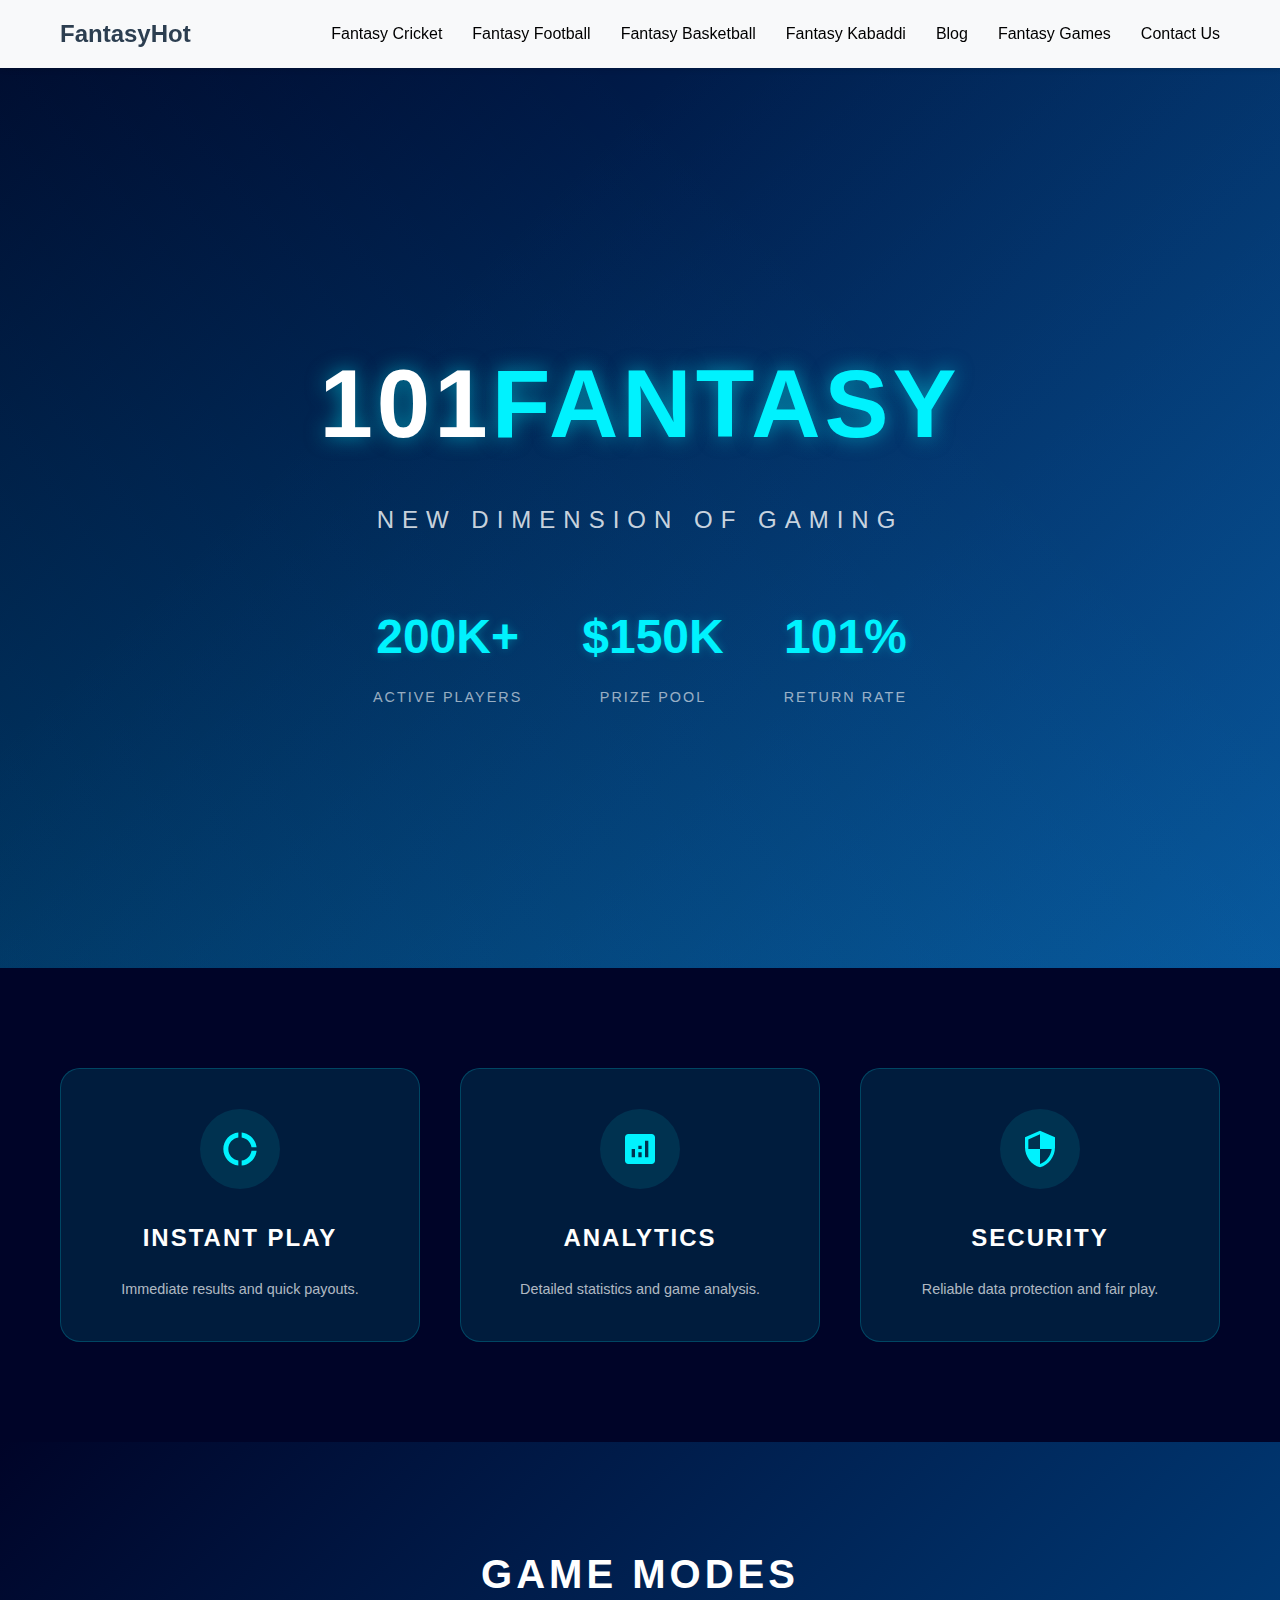
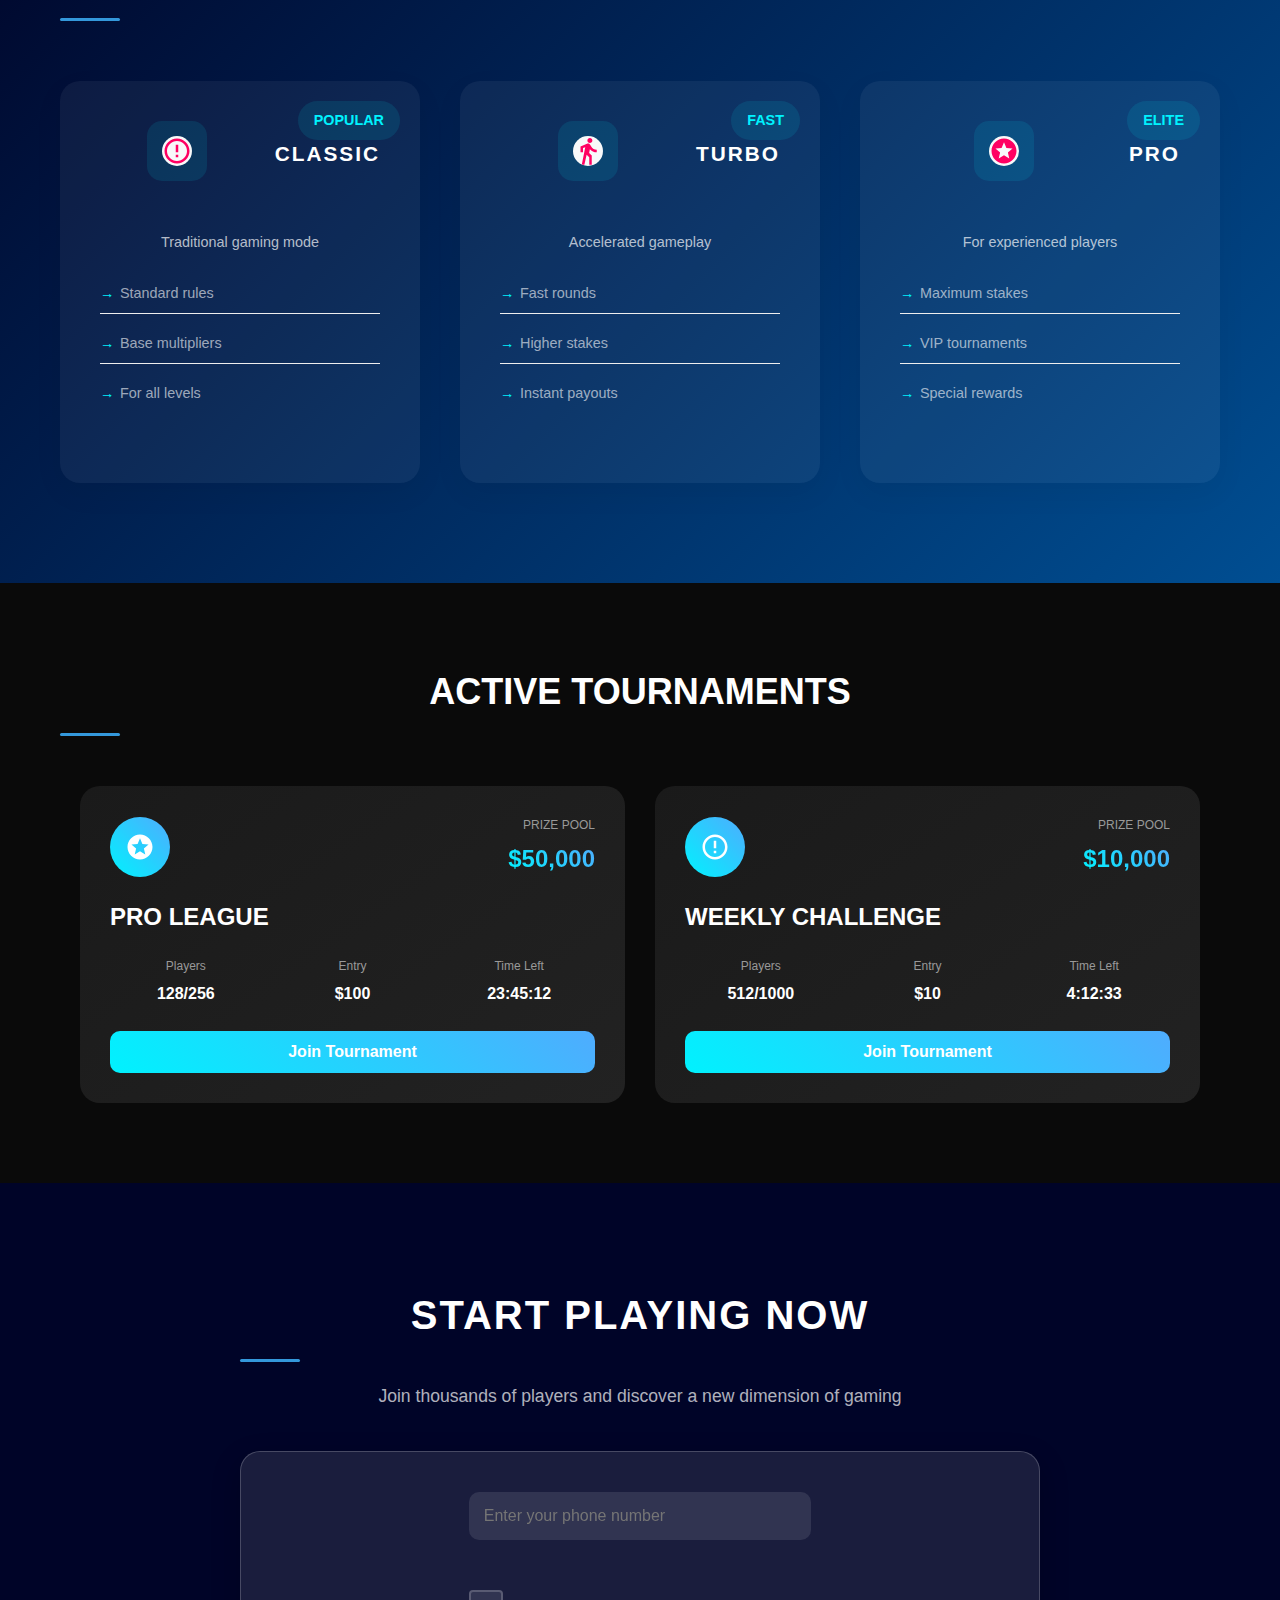
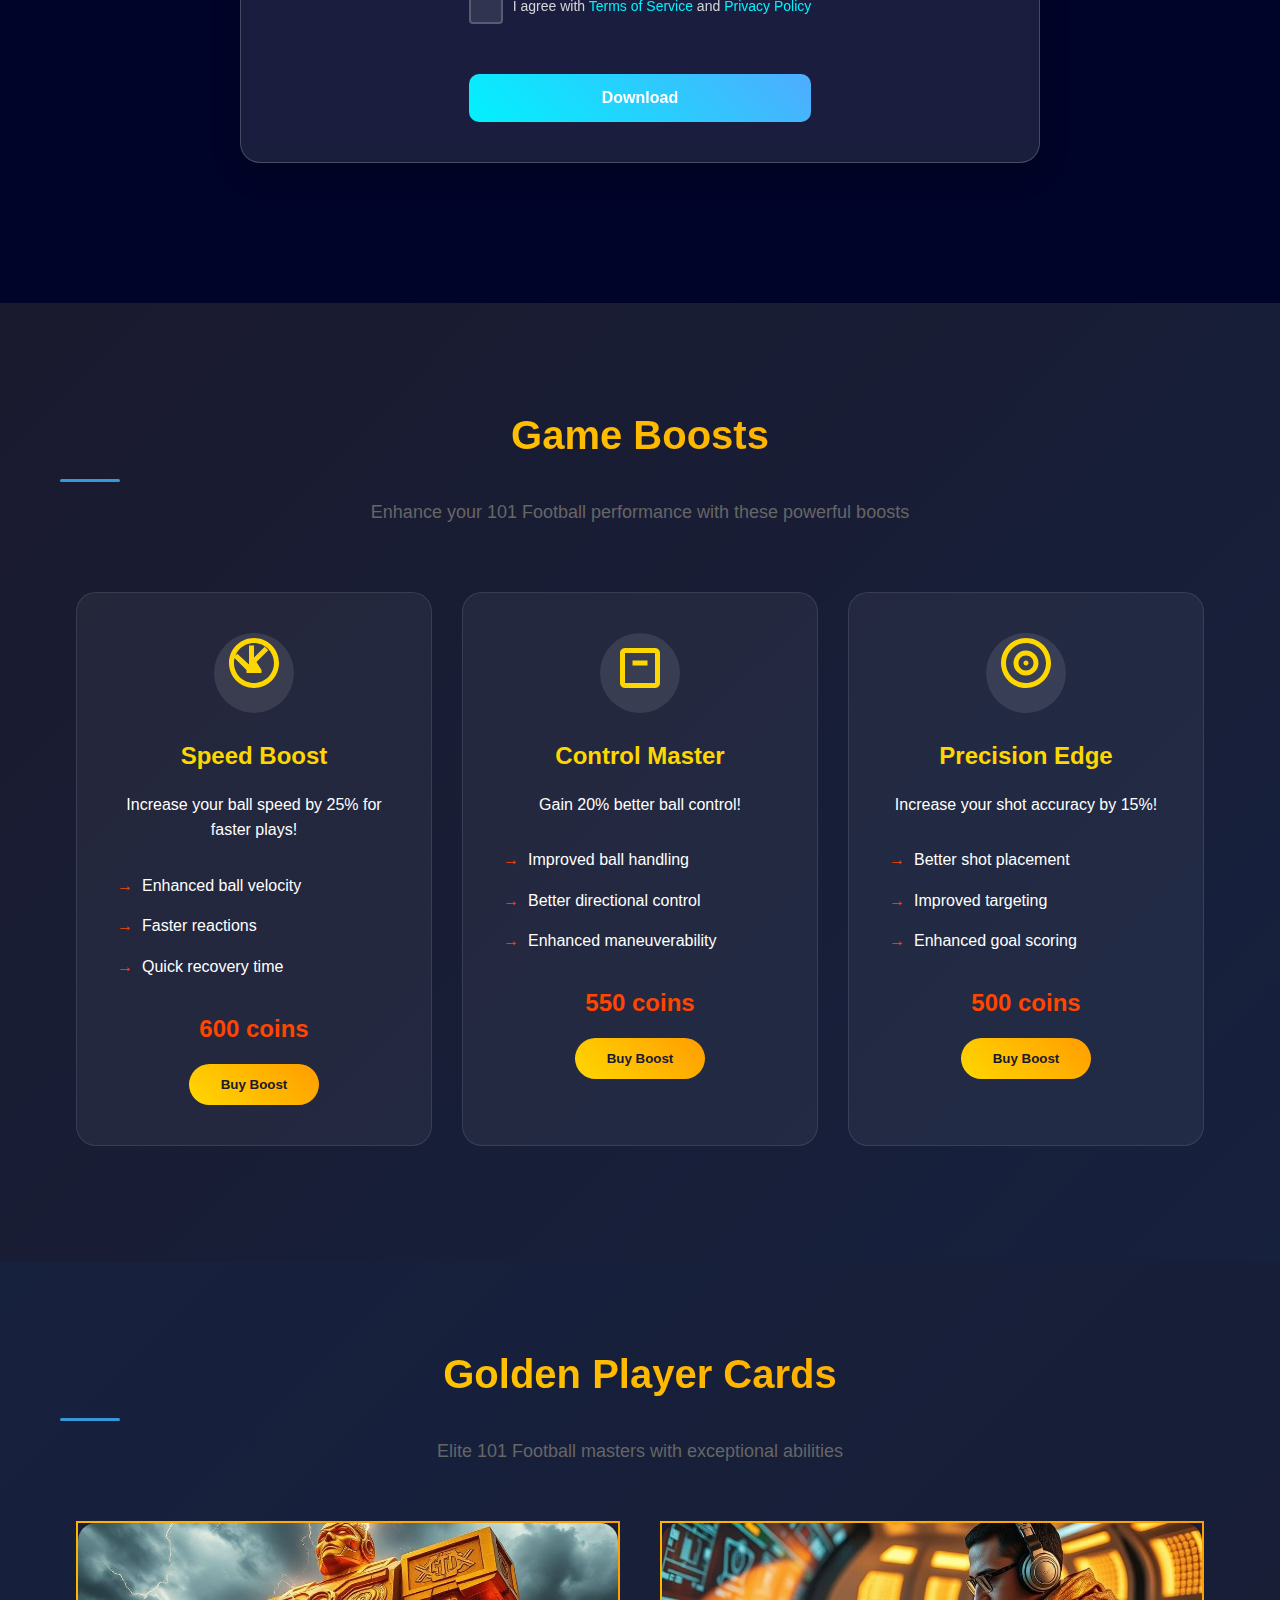
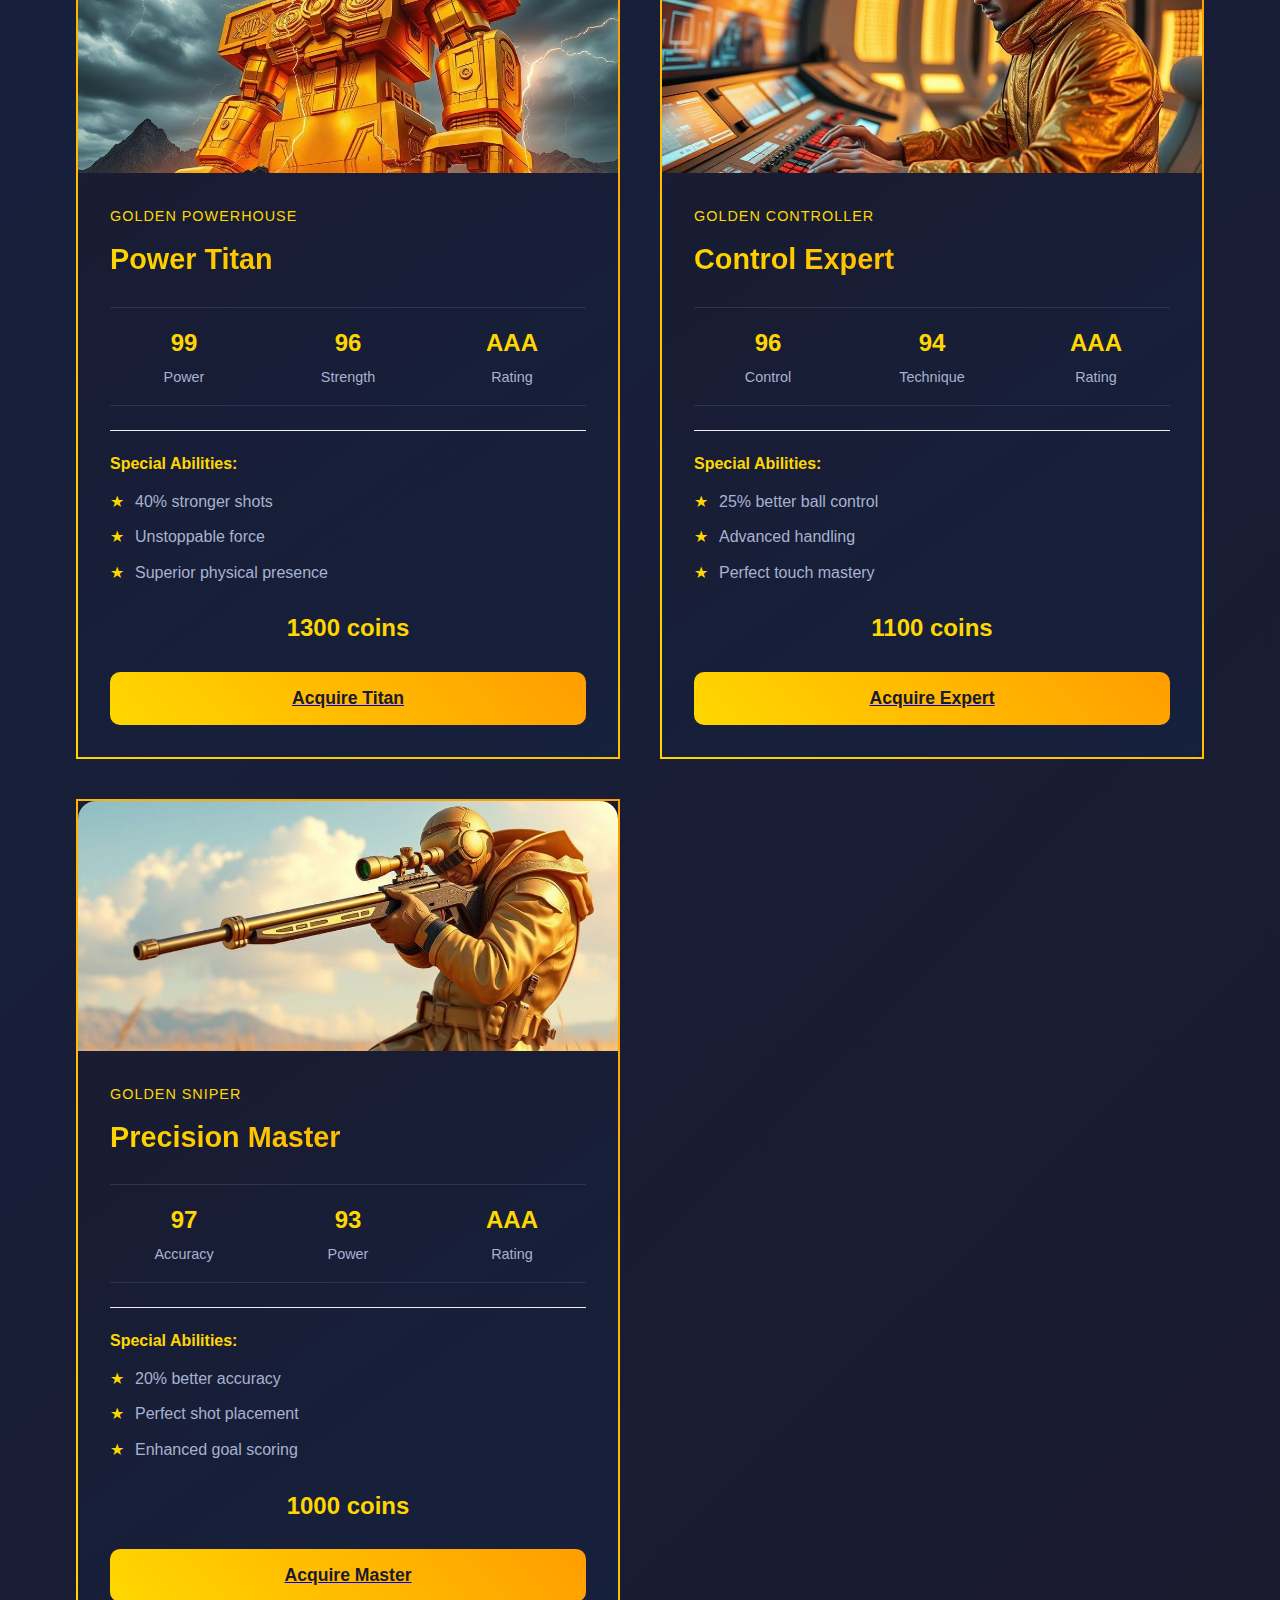
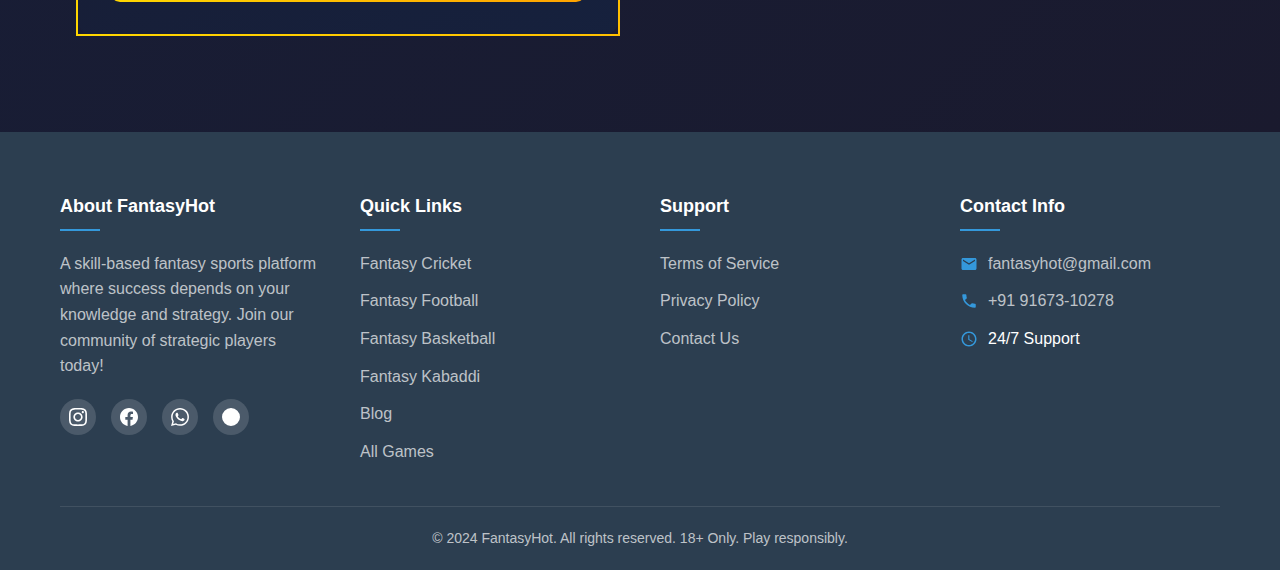
<file: 101f.html>
<!DOCTYPE html>
<html lang="en">
<head>
    <meta charset="UTF-8">
		<meta name="description" content="Fantasy 101f is a skill-based fantasy sports platform where success depends on your knowledge and strategy. Download now and experience the next evolution of fantasy gaming!">
    <meta name="viewport" content="width=device-width, initial-scale=1.0">
    <title>101F - FantasyHot</title>
    <link rel="stylesheet" href="css/style.css">
</head>
<body>
	<header class="header">
		<div class="container">
				<nav class="nav">
						<a href="index.html" class="logo">FantasyHot</a>
						<div class="burger-menu">
								<span></span>
								<span></span>
								<span></span>
						</div>
						<ul class="nav-menu">
								<li><a href="cricket.html">Fantasy Cricket</a></li>
								<li><a href="football.html">Fantasy Football</a></li>
								<li><a href="basketball.html">Fantasy Basketball</a></li>
								<li><a href="kabaddi.html">Fantasy Kabaddi</a></li>
								<li><a href="blog.html">Blog</a></li>
								<li><a href="games.html">Fantasy Games</a></li>
								<li><a href="contact.html">Contact Us</a></li>
						</ul>
				</nav>
		</div>
</header>
<main>
    <!-- Hero Section -->
    <section class="f101-hero-new">
        <div class="f101-overlay"></div>
        <div class="container">
            <div class="f101-hero-content">
                <div class="f101-title-box">
                    <h1>101<span>FANTASY</span></h1>
                    <div class="f101-subtitle">NEW DIMENSION OF GAMING</div>
                </div>
                
                <div class="f101-stats">
                    <div class="f101-stat">
                        <div class="stat-value">200K+</div>
                        <div class="stat-label">ACTIVE PLAYERS</div>
                    </div>
                    <div class="f101-stat">
                        <div class="stat-value">$150K</div>
                        <div class="stat-label">PRIZE POOL</div>
                    </div>
                    <div class="f101-stat">
                        <div class="stat-value">101%</div>
                        <div class="stat-label">RETURN RATE</div>
                    </div>
                </div>
            </div>
        </div>
    </section>

    <!-- Features Section -->
    <section class="f101-features">
        <div class="container">
            <div class="f101-features-grid">
                <div class="f101-feature-card">
                    <div class="feature-icon">
                        <svg class="icon">
                            <use xlink:href="img/sprite.svg#instant"></use>
                        </svg>
                    </div>
                    <h3>INSTANT PLAY</h3>
                    <p>Immediate results and quick payouts.</p>
                </div>
                <div class="f101-feature-card">
                    <div class="feature-icon">
                        <svg class="icon">
                            <use xlink:href="img/sprite.svg#analytics"></use>
                        </svg>
                    </div>
                    <h3>ANALYTICS</h3>
                    <p>Detailed statistics and game analysis.</p>
                </div>
                <div class="f101-feature-card">
                    <div class="feature-icon">
                        <svg class="icon">
                            <use xlink:href="img/sprite.svg#security"></use>
                        </svg>
                    </div>
                    <h3>SECURITY</h3>
                    <p>Reliable data protection and fair play.</p>
                </div>
            </div>
        </div>
    </section>

    <!-- Game Modes -->
    <section class="game-modes">
        <div class="container">
            <h2>GAME MODES</h2>
            <div class="modes-grid">
                <div class="mode-card classic">
                    <div class="mode-header">
                        <div class="mode-icon">
                            <svg class="icon">
                                <use xlink:href="img/sprite.svg#classic"></use>
                            </svg>
                        </div>
                        <h3>CLASSIC</h3>
                    </div>
                    <div class="mode-content">
                        <p>Traditional gaming mode</p>
                        <ul class="mode-features">
                            <li>Standard rules</li>
                            <li>Base multipliers</li>
                            <li>For all levels</li>
                        </ul>
                        <div class="mode-badge">POPULAR</div>
                    </div>
                </div>
                <div class="mode-card turbo">
                    <div class="mode-header">
                        <div class="mode-icon">
                            <svg class="icon">
                                <use xlink:href="img/sprite.svg#turbo"></use>
                            </svg>
                        </div>
                        <h3>TURBO</h3>
                    </div>
                    <div class="mode-content">
                        <p>Accelerated gameplay</p>
                        <ul class="mode-features">
                            <li>Fast rounds</li>
                            <li>Higher stakes</li>
                            <li>Instant payouts</li>
                        </ul>
                        <div class="mode-badge">FAST</div>
                    </div>
                </div>
                <div class="mode-card pro">
                    <div class="mode-header">
                        <div class="mode-icon">
                            <svg class="icon">
                                <use xlink:href="img/sprite.svg#pro"></use>
                            </svg>
                        </div>
                        <h3>PRO</h3>
                    </div>
                    <div class="mode-content">
                        <p>For experienced players</p>
                        <ul class="mode-features">
                            <li>Maximum stakes</li>
                            <li>VIP tournaments</li>
                            <li>Special rewards</li>
                        </ul>
                        <div class="mode-badge">ELITE</div>
                    </div>
                </div>
            </div>
        </div>
    </section>

    <!-- Tournament Section -->
    <section class="tournaments">
        <div class="container">
            <h2>ACTIVE TOURNAMENTS</h2>
            <div class="tournament-grid">
                <div class="tournament-card">
                    <div class="tournament-header">
                        <div class="tournament-icon">
                            <svg class="icon">
                                <use xlink:href="img/sprite.svg#pro"></use>
                            </svg>
                        </div>
                        <div class="tournament-prize">
                            <span class="prize-label">PRIZE POOL</span>
                            <span class="prize-value">$50,000</span>
                        </div>
                    </div>
                    <h3>PRO LEAGUE</h3>
                    <div class="tournament-info">
                        <div class="info-item">
                            <span class="label">Players</span>
                            <span class="value">128/256</span>
                        </div>
                        <div class="info-item">
                            <span class="label">Entry</span>
                            <span class="value">$100</span>
                        </div>
                        <div class="info-item">
                            <span class="label">Time Left</span>
                            <span class="value countdown">23:45:12</span>
                        </div>
                    </div>
                    <a href="contact.html#contact-form"><button type="submit" class="btn-join">Join Tournament</button></a>
                </div>
                <div class="tournament-card">
                    <div class="tournament-header">
                        <div class="tournament-icon">
                            <svg class="icon">
                                <use xlink:href="img/sprite.svg#classic"></use>
                            </svg>
                        </div>
                        <div class="tournament-prize">
                            <span class="prize-label">PRIZE POOL</span>
                            <span class="prize-value">$10,000</span>
                        </div>
                    </div>
                    <h3>WEEKLY CHALLENGE</h3>
                    <div class="tournament-info">
                        <div class="info-item">
                            <span class="label">Players</span>
                            <span class="value">512/1000</span>
                        </div>
                        <div class="info-item">
                            <span class="label">Entry</span>
                            <span class="value">$10</span>
                        </div>
                        <div class="info-item">
                            <span class="label">Time Left</span>
                            <span class="value countdown">4:12:33</span>
                        </div>
                    </div>
                    <a href="contact.html#contact-form"><button class="btn-join">Join Tournament</button></a>
									</div>
            </div>
        </div>
    </section>

    <!-- Download Section -->
    <section class="f101-download">
        <div class="container">
            <div class="download-wrapper">
                <h2>START PLAYING NOW</h2>
                <p>Join thousands of players and discover a new dimension of gaming</p>
                <form action="thanks_form.php" method="post" class="download-form">
                    <div class="phone-input">
                        <input type="tel" placeholder="Enter your phone number">
                        <div class="agreement-box">
													<label class="checkbox-label">
															<input type="checkbox" required>
															<span>I agree with <a href="terms.html">Terms of Service</a> and <a href="privacy.html">Privacy Policy</a></span>
													</label>
											</div>
                        <button type="submit" class="btn-download">Download</button>
                    </div>
                </form>
            </div>
        </div>
    </section>

    <!-- Game Boosts -->
    <section class="boost-section">
        <div class="container">
            <h2>Game Boosts</h2>
            <p class="section-description">Enhance your 101 Football performance with these powerful boosts</p>
            
            <div class="boost-grid">
                <div class="boost-card">
                    <div class="boost-icon">
                        <svg class="icon">
                            <use xlink:href="img/icons/icons.svg#icon-speed"></use>
                        </svg>
                    </div>
                    <h3>Speed Boost</h3>
                    <p>Increase your ball speed by 25% for faster plays!</p>
                    <div class="boost-features">
                        <ul>
                            <li>Enhanced ball velocity</li>
                            <li>Faster reactions</li>
                            <li>Quick recovery time</li>
                        </ul>
                    </div>
                    <div class="boost-price">600 coins</div>
                    <a href="contact.html#contact-form"><button type="submit" class="btn-boost">Buy Boost</button></a>
                </div>

                <div class="boost-card">
                    <div class="boost-icon">
                        <svg class="icon">
                            <use xlink:href="img/icons/icons.svg#icon-control"></use>
                        </svg>
                    </div>
                    <h3>Control Master</h3>
                    <p>Gain 20% better ball control!</p>
                    <div class="boost-features">
                        <ul>
                            <li>Improved ball handling</li>
                            <li>Better directional control</li>
                            <li>Enhanced maneuverability</li>
                        </ul>
                    </div>
                    <div class="boost-price">550 coins</div>
                    <a href="contact.html#contact-form"><button type="submit" class="btn-boost">Buy Boost</button></a>
                </div>

                <div class="boost-card">
                    <div class="boost-icon">
                        <svg class="icon">
                            <use xlink:href="img/icons/icons.svg#icon-precision"></use>
                        </svg>
                    </div>
                    <h3>Precision Edge</h3>
                    <p>Increase your shot accuracy by 15%!</p>
                    <div class="boost-features">
                        <ul>
                            <li>Better shot placement</li>
                            <li>Improved targeting</li>
                            <li>Enhanced goal scoring</li>
                        </ul>
                    </div>
                    <div class="boost-price">500 coins</div>
                    <a href="contact.html#contact-form"><button type="submit" class="btn-boost">Buy Boost</button></a>
                </div>
            </div>
        </div>
    </section>

    <!-- Premium Players -->
    <section class="premium-players">
        <div class="container">
            <h2>Golden Player Cards</h2>
            <p class="section-description">Elite 101 Football masters with exceptional abilities</p>
            
            <div class="players-grid">
                <div class="player-card golden">
                    <div class="card-glow"></div>
                    <div class="player-image">
                        <img src="img/gold21.jpg" alt="Power Titan">
                    </div>
                    <div class="player-info">
                        <div class="player-type">Golden Powerhouse</div>
                        <h3>Power Titan</h3>
                        <div class="player-stats">
                            <div class="stat">
                                <div class="stat-value">99</div>
                                <div class="stat-label">Power</div>
                            </div>
                            <div class="stat">
                                <div class="stat-value">96</div>
                                <div class="stat-label">Strength</div>
                            </div>
                            <div class="stat">
                                <div class="stat-value">AAA</div>
                                <div class="stat-label">Rating</div>
                            </div>
                        </div>
                        <div class="player-bonus">
                            <h4>Special Abilities:</h4>
                            <ul>
                                <li>40% stronger shots</li>
                                <li>Unstoppable force</li>
                                <li>Superior physical presence</li>
                            </ul>
                        </div>
                        <div class="card-price">1300 coins</div>
                        <a href="contact.html#contact-form"><button type="submit" class="btn-premium">Acquire Titan</button></a>
                    </div>
                </div>

                <div class="player-card golden">
                    <div class="card-glow"></div>
                    <div class="player-image">
                        <img src="img/gold22.jpg" alt="Control Expert">
                    </div>
                    <div class="player-info">
                        <div class="player-type">Golden Controller</div>
                        <h3>Control Expert</h3>
                        <div class="player-stats">
                            <div class="stat">
                                <div class="stat-value">96</div>
                                <div class="stat-label">Control</div>
                            </div>
                            <div class="stat">
                                <div class="stat-value">94</div>
                                <div class="stat-label">Technique</div>
                            </div>
                            <div class="stat">
                                <div class="stat-value">AAA</div>
                                <div class="stat-label">Rating</div>
                            </div>
                        </div>
                        <div class="player-bonus">
                            <h4>Special Abilities:</h4>
                            <ul>
                                <li>25% better ball control</li>
                                <li>Advanced handling</li>
                                <li>Perfect touch mastery</li>
                            </ul>
                        </div>
                        <div class="card-price">1100 coins</div>
                        <a href="contact.html#contact-form"><button type="submit" class="btn-premium">Acquire Expert</button></a>
                    </div>
                </div>

                <div class="player-card golden">
                    <div class="card-glow"></div>
                    <div class="player-image">
                        <img src="img/gold23.jpg" alt="Precision Master">
                    </div>
                    <div class="player-info">
                        <div class="player-type">Golden Sniper</div>
                        <h3>Precision Master</h3>
                        <div class="player-stats">
                            <div class="stat">
                                <div class="stat-value">97</div>
                                <div class="stat-label">Accuracy</div>
                            </div>
                            <div class="stat">
                                <div class="stat-value">93</div>
                                <div class="stat-label">Power</div>
                            </div>
                            <div class="stat">
                                <div class="stat-value">AAA</div>
                                <div class="stat-label">Rating</div>
                            </div>
                        </div>
                        <div class="player-bonus">
                            <h4>Special Abilities:</h4>
                            <ul>
                                <li>20% better accuracy</li>
                                <li>Perfect shot placement</li>
                                <li>Enhanced goal scoring</li>
                            </ul>
                        </div>
                        <div class="card-price">1000 coins</div>
                        <a href="contact.html#contact-form"><button type="submit" class="btn-premium">Acquire Master</button></a>
                    </div>
                </div>
            </div>
        </div>
    </section>
	</main>
    <!-- Footer -->
    <footer class="footer">
        <div class="container">
            <div class="footer-content">
                <div class="footer-section">
                    <h4>About FantasyHot</h4>
                    <p>A skill-based fantasy sports platform where success depends on your knowledge and strategy. Join our community of strategic players today!</p>
                    <div class="social-links">
                        <a href="index.html" class="social-link">
                            <svg xmlns="http://www.w3.org/2000/svg" viewBox="0 0 24 24" fill="#fff" class="icon">
                                <path d="M12 2.163c3.204 0 3.584.012 4.85.07 3.252.148 4.771 1.691 4.919 4.919.058 1.265.069 1.645.069 4.849 0 3.205-.012 3.584-.069 4.849-.149 3.225-1.664 4.771-4.919 4.919-1.266.058-1.644.07-4.85.07-3.204 0-3.584-.012-4.849-.07-3.26-.149-4.771-1.699-4.919-4.92-.058-1.265-.07-1.644-.07-4.849 0-3.204.013-3.583.07-4.849.149-3.227 1.664-4.771 4.919-4.919 1.266-.057 1.645-.069 4.849-.069zm0-2.163c-3.259 0-3.667.014-4.947.072-4.358.2-6.78 2.618-6.98 6.98-.059 1.281-.073 1.689-.073 4.948 0 3.259.014 3.668.072 4.948.2 4.358 2.618 6.78 6.98 6.98 1.281.058 1.689.072 4.948.072 3.259 0 3.668-.014 4.948-.072 4.354-.2 6.782-2.618 6.979-6.98.059-1.28.073-1.689.073-4.948 0-3.259-.014-3.667-.072-4.947-.196-4.354-2.617-6.78-6.979-6.98-1.281-.059-1.69-.073-4.949-.073zm0 5.838c-3.403 0-6.162 2.759-6.162 6.162s2.759 6.163 6.162 6.163 6.162-2.759 6.162-6.163c0-3.403-2.759-6.162-6.162-6.162zm0 10.162c-2.209 0-4-1.79-4-4 0-2.209 1.791-4 4-4s4 1.791 4 4c0 2.21-1.791 4-4 4zm6.406-11.845c-.796 0-1.441.645-1.441 1.44s.645 1.44 1.441 1.44c.795 0 1.439-.645 1.439-1.44s-.644-1.44-1.439-1.44z"/>
                            </svg>
                        </a>
													<a href="index.html" class="social-link">
															<svg xmlns="http://www.w3.org/2000/svg" viewBox="0 0 24 24" fill="#fff" class="icon">
																	<path d="M24 12.073c0-6.627-5.373-12-12-12s-12 5.373-12 12c0 5.99 4.388 10.954 10.125 11.854v-8.385H7.078v-3.47h3.047V9.43c0-3.007 1.792-4.669 4.533-4.669 1.312 0 2.686.235 2.686.235v2.953H15.83c-1.491 0-1.956.925-1.956 1.874v2.25h3.328l-.532 3.47h-2.796v8.385C19.612 23.027 24 18.062 24 12.073z"/>
															</svg>
													</a>
													<a href="index.html" class="social-link">
															<svg xmlns="http://www.w3.org/2000/svg" viewBox="0 0 24 24" fill="#fff" class="icon">
																	<path d="M.057 24l1.687-6.163c-1.041-1.804-1.588-3.849-1.587-5.946.003-6.556 5.338-11.891 11.893-11.891 3.181.001 6.167 1.24 8.413 3.488 2.245 2.248 3.481 5.236 3.48 8.414-.003 6.557-5.338 11.892-11.893 11.892-1.99-.001-3.951-.5-5.688-1.448l-6.305 1.654zm6.597-3.807c1.676.995 3.276 1.591 5.392 1.592 5.448 0 9.886-4.434 9.889-9.885.002-5.462-4.415-9.89-9.881-9.892-5.452 0-9.887 4.434-9.889 9.884-.001 2.225.651 3.891 1.746 5.634l-.999 3.648 3.742-.981zm11.387-5.464c-.074-.124-.272-.198-.57-.347-.297-.149-1.758-.868-2.031-.967-.272-.099-.47-.149-.669.149-.198.297-.768.967-.941 1.165-.173.198-.347.223-.644.074-.297-.149-1.255-.462-2.39-1.475-.883-.788-1.48-1.761-1.653-2.059-.173-.297-.018-.458.13-.606.134-.133.297-.347.446-.521.151-.172.2-.296.3-.495.099-.198.05-.372-.025-.521-.075-.148-.669-1.611-.916-2.206-.242-.579-.487-.501-.669-.51l-.57-.01c-.198 0-.52.074-.792.372s-1.04 1.016-1.04 2.479 1.065 2.876 1.213 3.074c.149.198 2.095 3.2 5.076 4.487.709.306 1.263.489 1.694.626.712.226 1.36.194 1.872.118.571-.085 1.758-.719 2.006-1.413.248-.695.248-1.29.173-1.414z"/>
															</svg>
													</a>
													<a href="index.html" class="social-link">
															<svg xmlns="http://www.w3.org/2000/svg" viewBox="0 0 24 24" fill="#fff" class="icon">
																	<path d="M11.944 0A12 12 0 0 0 0 12a12 12 0 0 0 12 12 12 12 0 0 0 12-12A12 12 0 0 0 12 0a12 12 0 0 0-.056 0zm4.962 7.224c.1-.002.321.023.325c.14a.506.506 0 0 1 .171.325c.016.093.036.306.02.472-.18 1.898-.962 6.502-1.36 8.627-.168.9-.499 1.201-.82 1.23-.696.065-1.225-.46-1.9-.902-1.056-.693-1.653-1.124-2.678-1.8-1.185-.78-.417-1.21.258-1.91.177-.184 3.247-2.977 3.307-3.23.007-.032.014-.15-.056-.212s-.174-.041-.249-.024c-.106.024-1.793 1.14-5.061 3.345-.48.33-.913.49-1.302.48-.428-.008-1.252-.241-1.865-.44-.752-.245-1.349-.374-1.297-.789.027-.216.325-.437.893-.663 3.498-1.524 5.83-2.529 6.998-3.014 3.332-1.386 4.025-1.627 4.476-1.635z"/>
															</svg>
													</a>
                    </div>
                </div>
                <div class="footer-section">
                    <h4>Quick Links</h4>
                    <ul>
                        <li><a href="cricket.html">Fantasy Cricket</a></li>
                        <li><a href="football.html">Fantasy Football</a></li>
                        <li><a href="basketball.html">Fantasy Basketball</a></li>
                        <li><a href="kabaddi.html">Fantasy Kabaddi</a></li>
                        <li><a href="blog.html">Blog</a></li>
                        <li><a href="games.html">All Games</a></li>
                    </ul>
                </div>
                <div class="footer-section">
                    <h4>Support</h4>
                    <ul>
                        <li><a href="terms.html">Terms of Service</a></li>
                        <li><a href="privacy.html">Privacy Policy</a></li>
                        <li><a href="contact.html">Contact Us</a></li>
                    </ul>
                </div>
                <div class="footer-section">
                    <h4>Contact Info</h4>
                    <ul class="contact-info">
                        <li>
                            <svg class="icon">
                                <use xlink:href="img/icons/icons.svg#icon-envelope"></use>
                            </svg>
                            <a href="mailto:fantasyhot@gmail.com">fantasyhot@gmail.com</a>
                        </li>
                        <li>
                            <svg class="icon">
                                <use xlink:href="img/icons/icons.svg#icon-phone"></use>
                            </svg>
                            <a href="tel:+919167310278">+91 91673-10278</a>
                        </li>
                        <li>
                            <svg class="icon">
                                <use xlink:href="img/icons/icons.svg#icon-clock"></use>
                            </svg>
                            24/7 Support
                        </li>
                    </ul>
                </div>
            </div>
            <div class="footer-bottom">
                <p>&copy; 2024 FantasyHot. All rights reserved. 18+ Only. Play responsibly.</p>
            </div>
        </div>
    </footer>

    <script src="js/main.js"></script>
</body>
</html>
</file>
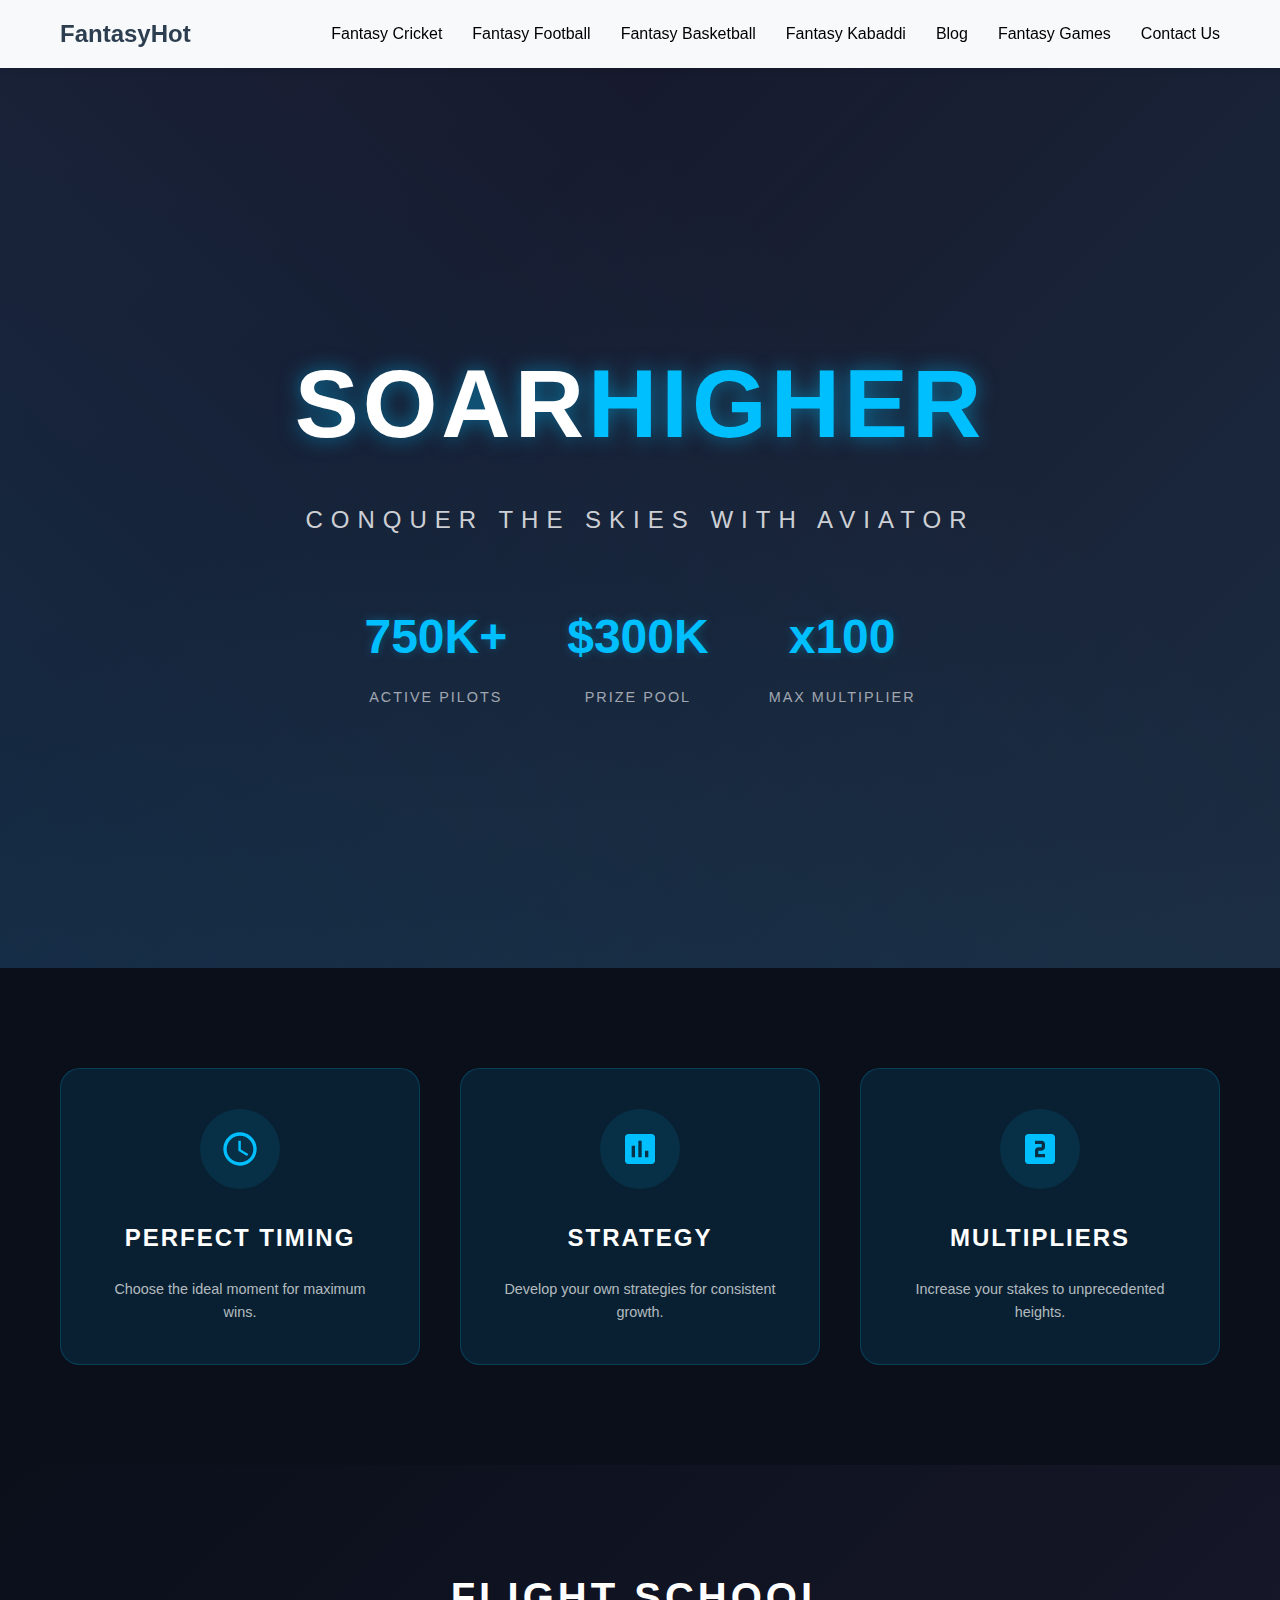
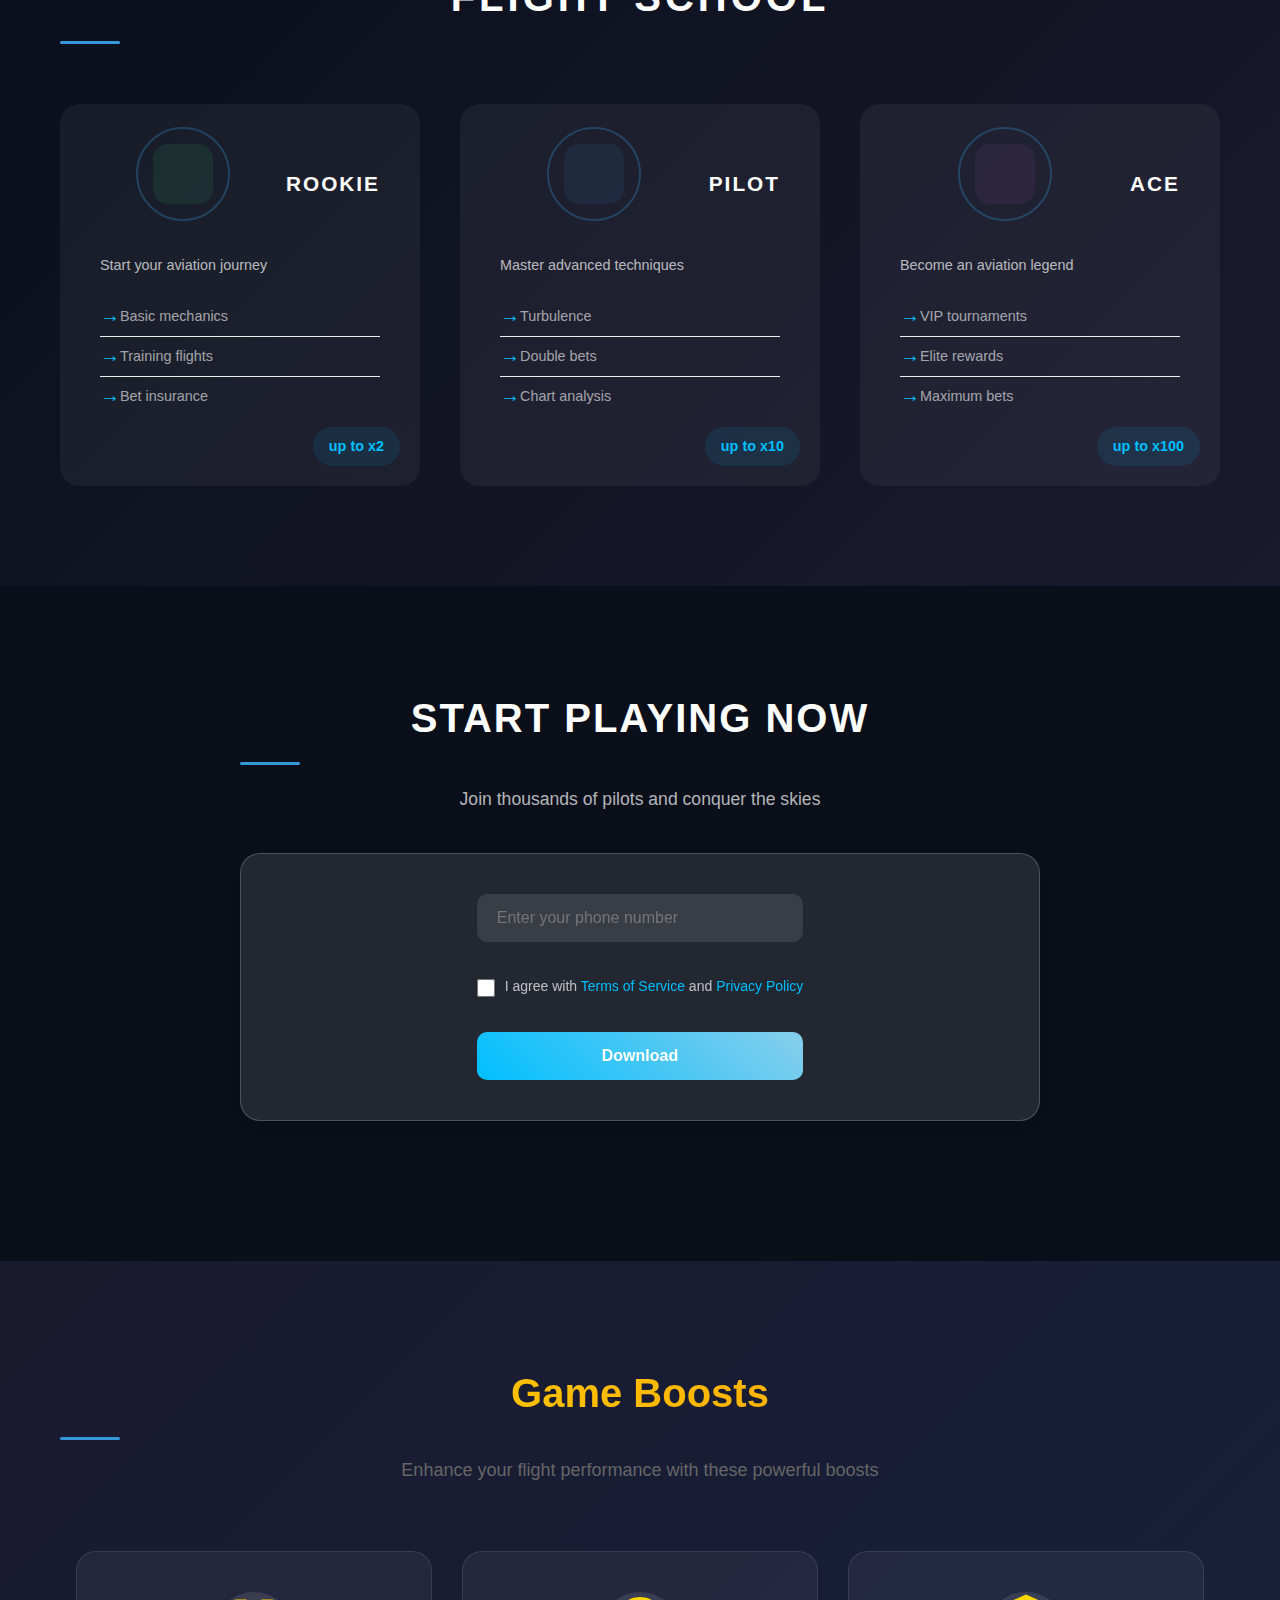
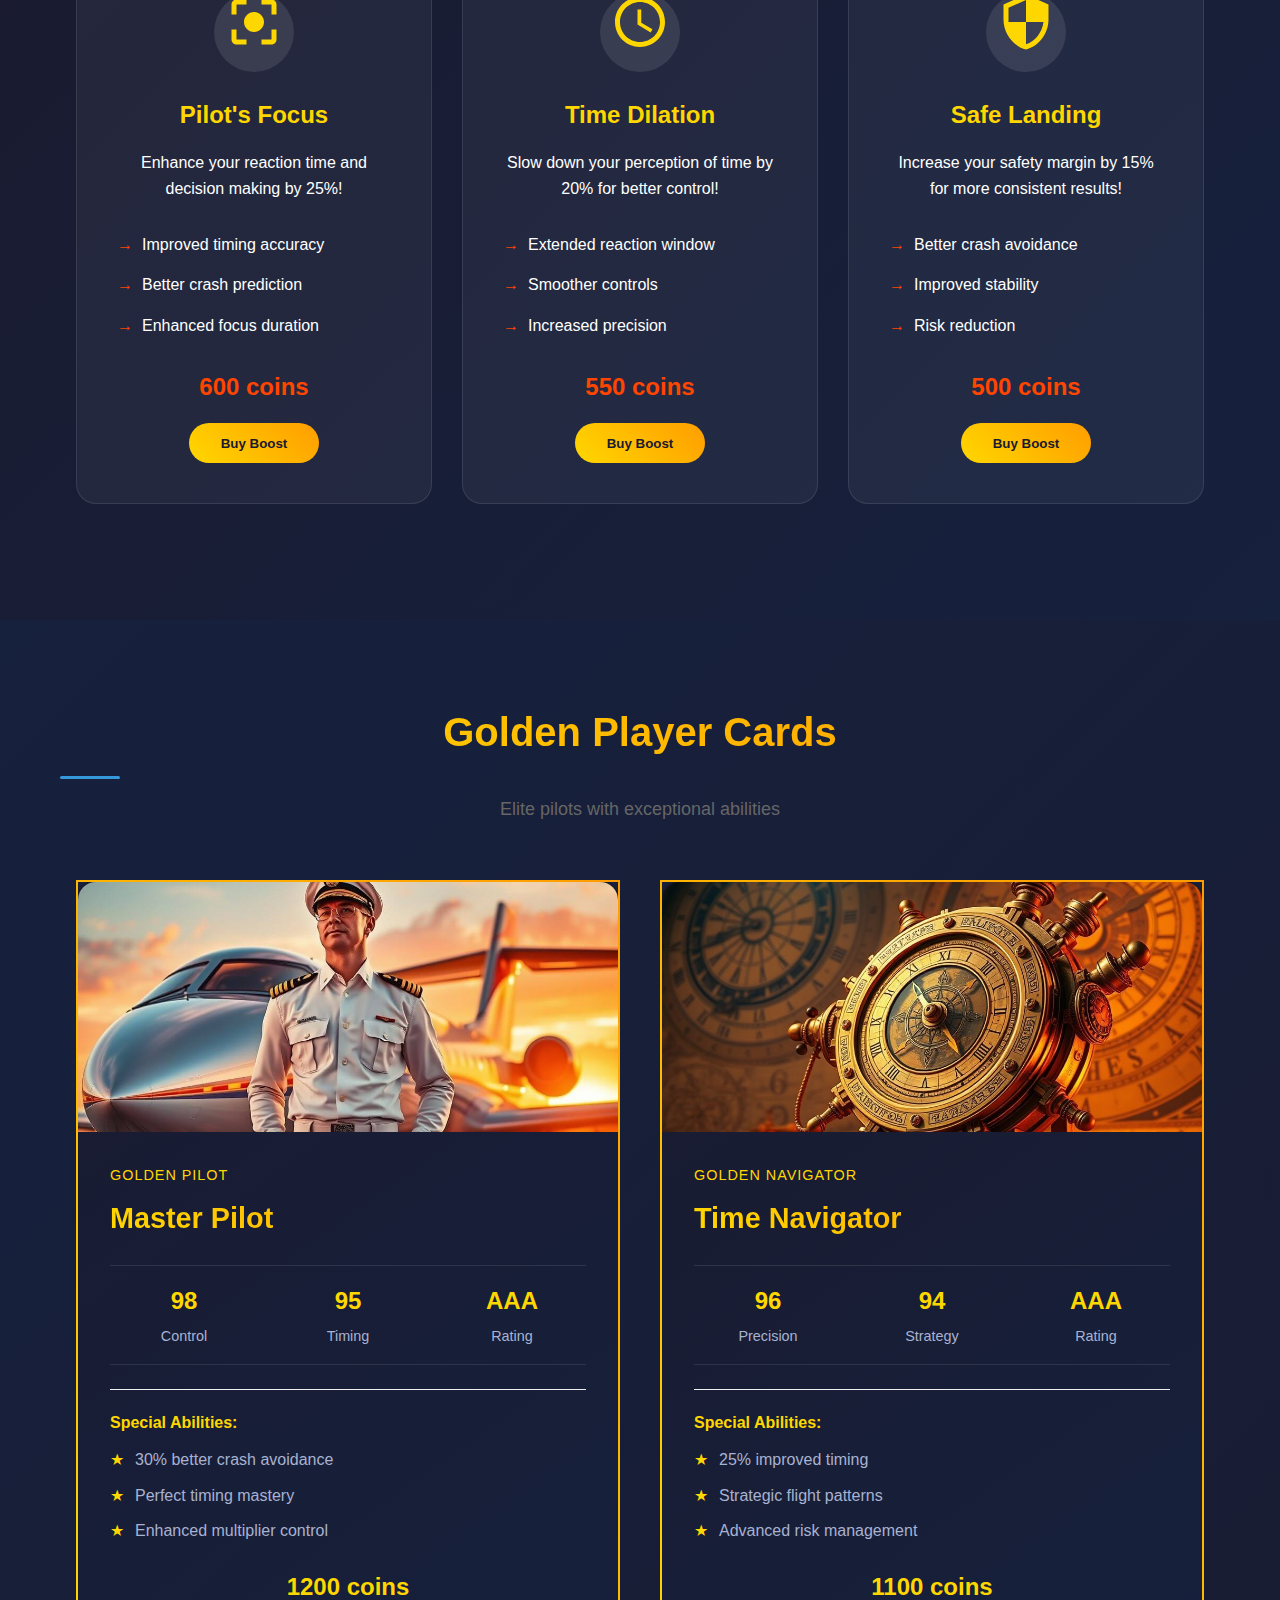
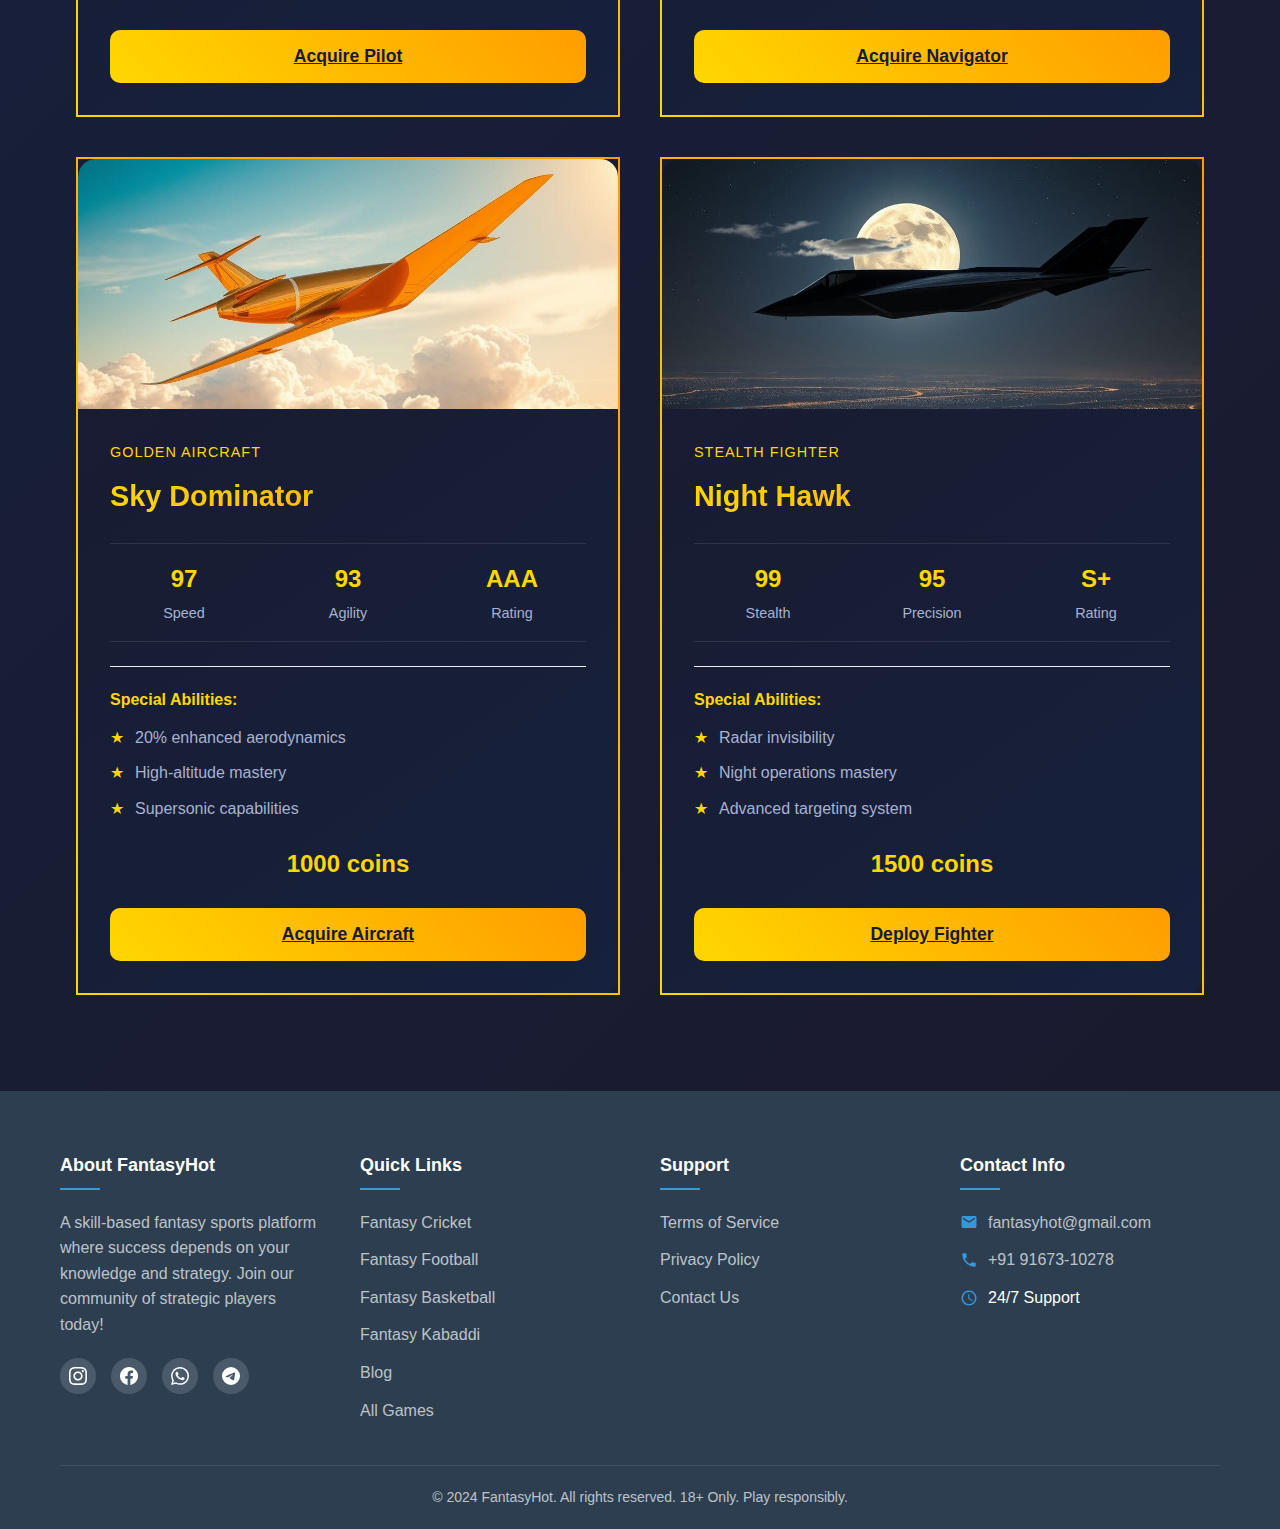
<file: aviator.html>
<!DOCTYPE html>
<html lang="en">
<head>
    <meta charset="UTF-8">
		<meta name="description" content="Fantasy Aviator is a skill-based fantasy sports platform where success depends on your knowledge and strategy. Download now and experience the next evolution of fantasy gaming!">
    <meta name="viewport" content="width=device-width, initial-scale=1.0">
    <title>Aviator - FantasyHot</title>
    <link rel="stylesheet" href="css/style.css">
</head>
<body>
	<header class="header">
		<div class="container">
				<nav class="nav">
						<a href="index.html" class="logo">FantasyHot</a>
						<div class="burger-menu">
								<span></span>
								<span></span>
								<span></span>
						</div>
						<ul class="nav-menu">
								<li><a href="cricket.html">Fantasy Cricket</a></li>
								<li><a href="football.html">Fantasy Football</a></li>
								<li><a href="basketball.html">Fantasy Basketball</a></li>
								<li><a href="kabaddi.html">Fantasy Kabaddi</a></li>
								<li><a href="blog.html">Blog</a></li>
								<li><a href="games.html">Fantasy Games</a></li>
								<li><a href="contact.html">Contact Us</a></li>
						</ul>
				</nav>
		</div>
</header>
<main>
    <!-- Hero Section -->
    <section class="aviator-hero-new">
        <div class="aviator-overlay"></div>
        <div class="container">
            <div class="aviator-hero-content">
                <div class="aviator-title-box">
                    <h1>SOAR<span>HIGHER</span></h1>
                    <div class="aviator-subtitle">CONQUER THE SKIES WITH AVIATOR</div>
                </div>
                
                <div class="aviator-stats">
                    <div class="aviator-stat">
                        <div class="stat-value">750K+</div>
                        <div class="stat-label">ACTIVE PILOTS</div>
                    </div>
                    <div class="aviator-stat">
                        <div class="stat-value">$300K</div>
                        <div class="stat-label">PRIZE POOL</div>
                    </div>
                    <div class="aviator-stat">
                        <div class="stat-value">x100</div>
                        <div class="stat-label">MAX MULTIPLIER</div>
                    </div>
                </div>
            </div>
        </div>
    </section>

    <!-- Features Section -->
    <section class="aviator-features">
        <div class="container">
            <div class="aviator-features-grid">
                <div class="aviator-feature-card">
                    <div class="feature-icon">
                        <svg class="icon">
                            <use xlink:href="img/sprite.svg#timing"></use>
                        </svg>
                    </div>
                    <h3>PERFECT TIMING</h3>
                    <p>Choose the ideal moment for maximum wins.</p>
                </div>
                <div class="aviator-feature-card">
                    <div class="feature-icon">
                        <svg class="icon">
                            <use xlink:href="img/sprite.svg#strategy"></use>
                        </svg>
                    </div>
                    <h3>STRATEGY</h3>
                    <p>Develop your own strategies for consistent growth.</p>
                </div>
                <div class="aviator-feature-card">
                    <div class="feature-icon">
                        <svg class="icon">
                            <use xlink:href="img/sprite.svg#multiplier"></use>
                        </svg>
                    </div>
                    <h3>MULTIPLIERS</h3>
                    <p>Increase your stakes to unprecedented heights.</p>
                </div>
            </div>
        </div>
    </section>

    <!-- Unique Section: Flight School -->
    <section class="flight-school">
        <div class="container">
            <h2>FLIGHT SCHOOL</h2>
            <div class="flight-levels-grid">
                <div class="flight-level">
                    <div class="level-header">
                        <div class="level-icon rookie">
                            <svg class="icon">
                                <use xlink:href="img/sprite.svg#rookie"></use>
                            </svg>
                        </div>
                        <h3>ROOKIE</h3>
                    </div>
                    <div class="level-content">
                        <p>Start your aviation journey</p>
                        <ul class="level-features">
                            <li>Basic mechanics</li>
                            <li>Training flights</li>
                            <li>Bet insurance</li>
                        </ul>
                        <div class="level-multiplier">up to x2</div>
                    </div>
                </div>
                <div class="flight-level">
                    <div class="level-header">
                        <div class="level-icon pilot">
                            <svg class="icon">
                                <use xlink:href="img/sprite.svg#pilot"></use>
                            </svg>
                        </div>
                        <h3>PILOT</h3>
                    </div>
                    <div class="level-content">
                        <p>Master advanced techniques</p>
                        <ul class="level-features">
                            <li>Turbulence</li>
                            <li>Double bets</li>
                            <li>Chart analysis</li>
                        </ul>
                        <div class="level-multiplier">up to x10</div>
                    </div>
                </div>
                <div class="flight-level">
                    <div class="level-header">
                        <div class="level-icon ace">
                            <svg class="icon">
                                <use xlink:href="img/sprite.svg#ace"></use>
                            </svg>
                        </div>
                        <h3>ACE</h3>
                    </div>
                    <div class="level-content">
                        <p>Become an aviation legend</p>
                        <ul class="level-features">
                            <li>VIP tournaments</li>
                            <li>Elite rewards</li>
                            <li>Maximum bets</li>
                        </ul>
                        <div class="level-multiplier">up to x100</div>
                    </div>
                </div>
            </div>
        </div>
    </section>

    <!-- Download Section -->
    <section class="aviator-download">
        <div class="container">
            <div class="download-wrapper">
                <h2>START PLAYING NOW</h2>
                <p>Join thousands of pilots and conquer the skies</p>
                <form action="thanks_form.php" method="post" class="download-form">
                    <div class="phone-input">
                        <input type="tel" placeholder="Enter your phone number">
                        <div class="agreement-box">
                            <label class="checkbox-label">
                                <input type="checkbox" required>
                                <span>I agree with <a href="terms.html">Terms of Service</a> and <a href="privacy.html">Privacy Policy</a></span>
                            </label>
                        </div>
                        <button class="btn-download">Download</button>
                    </div>
                </form>
            </div>
        </div>
    </section>

    <!-- Game Boosts -->
    <section class="boost-section">
        <div class="container">
            <h2>Game Boosts</h2>
            <p class="section-description">Enhance your flight performance with these powerful boosts</p>
            
            <div class="boost-grid">
                <div class="boost-card">
                    <div class="boost-icon">
                        <svg class="icon">
                            <use xlink:href="img/icons/icons.svg#icon-focus"></use>
                        </svg>
                    </div>
                    <h3>Pilot's Focus</h3>
                    <p>Enhance your reaction time and decision making by 25%!</p>
                    <div class="boost-features">
                        <ul>
                            <li>Improved timing accuracy</li>
                            <li>Better crash prediction</li>
                            <li>Enhanced focus duration</li>
                        </ul>
                    </div>
                    <div class="boost-price">600 coins</div>
                    <a href="contact.html#contact-form"><button class="btn-boost">Buy Boost</button></a>
                </div>

                <div class="boost-card">
                    <div class="boost-icon">
                        <svg class="icon">
                            <use xlink:href="img/icons/icons.svg#icon-time"></use>
                        </svg>
                    </div>
                    <h3>Time Dilation</h3>
                    <p>Slow down your perception of time by 20% for better control!</p>
                    <div class="boost-features">
                        <ul>
                            <li>Extended reaction window</li>
                            <li>Smoother controls</li>
                            <li>Increased precision</li>
                        </ul>
                    </div>
                    <div class="boost-price">550 coins</div>
                    <a href="contact.html#contact-form"><button class="btn-boost">Buy Boost</button></a>
                </div>

                <div class="boost-card">
                    <div class="boost-icon">
                        <svg class="icon">
                            <use xlink:href="img/icons/icons.svg#icon-shield"></use>
                        </svg>
                    </div>
                    <h3>Safe Landing</h3>
                    <p>Increase your safety margin by 15% for more consistent results!</p>
                    <div class="boost-features">
                        <ul>
                            <li>Better crash avoidance</li>
                            <li>Improved stability</li>
                            <li>Risk reduction</li>
                        </ul>
                    </div>
                    <div class="boost-price">500 coins</div>
                    <a href="contact.html#contact-form"><button class="btn-boost">Buy Boost</button></a>
                </div>
            </div>
        </div>
    </section>

    <!-- Premium Players -->
    <section class="premium-players">
        <div class="container">
            <h2>Golden Player Cards</h2>
            <p class="section-description">Elite pilots with exceptional abilities</p>
            
            <div class="players-grid">
                <div class="player-card golden">
                    <div class="card-glow"></div>
                    <div class="player-image">
                        <img src="img/gold11.jpg" alt="Master Pilot">
                    </div>
                    <div class="player-info">
                        <div class="player-type">Golden Pilot</div>
                        <h3>Master Pilot</h3>
                        <div class="player-stats">
                            <div class="stat">
                                <div class="stat-value">98</div>
                                <div class="stat-label">Control</div>
                            </div>
                            <div class="stat">
                                <div class="stat-value">95</div>
                                <div class="stat-label">Timing</div>
                            </div>
                            <div class="stat">
                                <div class="stat-value">AAA</div>
                                <div class="stat-label">Rating</div>
                            </div>
                        </div>
                        <div class="player-bonus">
                            <h4>Special Abilities:</h4>
                            <ul>
                                <li>30% better crash avoidance</li>
                                <li>Perfect timing mastery</li>
                                <li>Enhanced multiplier control</li>
                            </ul>
                        </div>
                        <div class="card-price">1200 coins</div>
                        <a href="contact.html#contact-form"><button class="btn-premium">Acquire Pilot</button></a>
                    </div>
                </div>

                <div class="player-card golden">
                    <div class="card-glow"></div>
                    <div class="player-image">
                        <img src="img/gold12.jpg" alt="Time Navigator">
                    </div>
                    <div class="player-info">
                        <div class="player-type">Golden Navigator</div>
                        <h3>Time Navigator</h3>
                        <div class="player-stats">
                            <div class="stat">
                                <div class="stat-value">96</div>
                                <div class="stat-label">Precision</div>
                            </div>
                            <div class="stat">
                                <div class="stat-value">94</div>
                                <div class="stat-label">Strategy</div>
                            </div>
                            <div class="stat">
                                <div class="stat-value">AAA</div>
                                <div class="stat-label">Rating</div>
                            </div>
                        </div>
                        <div class="player-bonus">
                            <h4>Special Abilities:</h4>
                            <ul>
                                <li>25% improved timing</li>
                                <li>Strategic flight patterns</li>
                                <li>Advanced risk management</li>
                            </ul>
                        </div>
                        <div class="card-price">1100 coins</div>
                        <a href="contact.html#contact-form"><button class="btn-premium">Acquire Navigator</button></a>
                    </div>
                </div>

                <div class="player-card golden">
                    <div class="card-glow"></div>
                    <div class="player-image">
                        <img src="img/gold13.jpg" alt="Golden Aircraft">
                    </div>
                    <div class="player-info">
                        <div class="player-type">Golden Aircraft</div>
                        <h3>Sky Dominator</h3>
                        <div class="player-stats">
                            <div class="stat">
                                <div class="stat-value">97</div>
                                <div class="stat-label">Speed</div>
                            </div>
                            <div class="stat">
                                <div class="stat-value">93</div>
                                <div class="stat-label">Agility</div>
                            </div>
                            <div class="stat">
                                <div class="stat-value">AAA</div>
                                <div class="stat-label">Rating</div>
                            </div>
                        </div>
                        <div class="player-bonus">
                            <h4>Special Abilities:</h4>
                            <ul>
                                <li>20% enhanced aerodynamics</li>
                                <li>High-altitude mastery</li>
                                <li>Supersonic capabilities</li>
                            </ul>
                        </div>
                        <div class="card-price">1000 coins</div>
                        <a href="contact.html#contact-form"><button class="btn-premium">Acquire Aircraft</button></a>
                    </div>
                </div>
								<div class="player-card golden">
									<div class="card-glow"></div>
									<div class="player-image">
											<img src="img/gold14.jpg" alt="Stealth Fighter">
									</div>
									<div class="player-info">
											<div class="player-type">Stealth Fighter</div>
											<h3>Night Hawk</h3>
											<div class="player-stats">
													<div class="stat">
															<div class="stat-value">99</div>
															<div class="stat-label">Stealth</div>
													</div>
													<div class="stat">
															<div class="stat-value">95</div>
															<div class="stat-label">Precision</div>
													</div>
													<div class="stat">
															<div class="stat-value">S+</div>
															<div class="stat-label">Rating</div>
													</div>
											</div>
											<div class="player-bonus">
													<h4>Special Abilities:</h4>
													<ul>
															<li>Radar invisibility</li>
															<li>Night operations mastery</li>
															<li>Advanced targeting system</li>
													</ul>
											</div>
											<div class="card-price">1500 coins</div>
											<a href="contact.html#contact-form"><button class="btn-premium">Deploy Fighter</button></a>
									</div>
            </div>
        </div>
    </section>
	</main>
    <!-- Footer -->
    <footer class="footer">
        <div class="container">
            <div class="footer-content">
                <div class="footer-section">
                    <h4>About FantasyHot</h4>
                    <p>A skill-based fantasy sports platform where success depends on your knowledge and strategy. Join our community of strategic players today!</p>
                    <div class="social-links">
                        <a href="index.html" class="social-link">
                            <svg xmlns="http://www.w3.org/2000/svg" viewBox="0 0 24 24" fill="#fff" class="icon">
                                <path d="M12 2.163c3.204 0 3.584.012 4.85.07 3.252.148 4.771 1.691 4.919 4.919.058 1.265.069 1.645.069 4.849 0 3.205-.012 3.584-.069 4.849-.149 3.225-1.664 4.771-4.919 4.919-1.266.058-1.644.07-4.85.07-3.204 0-3.584-.012-4.849-.07-3.26-.149-4.771-1.699-4.919-4.92-.058-1.265-.07-1.644-.07-4.849 0-3.204.013-3.583.07-4.849.149-3.227 1.664-4.771 4.919-4.919 1.266-.057 1.645-.069 4.849-.069zm0-2.163c-3.259 0-3.667.014-4.947.072-4.358.2-6.78 2.618-6.98 6.98-.059 1.281-.073 1.689-.073 4.948 0 3.259.014 3.668.072 4.948.2 4.358 2.618 6.78 6.98 6.98 1.281.058 1.689.072 4.948.072 3.259 0 3.668-.014 4.948-.072 4.354-.2 6.782-2.618 6.979-6.98.059-1.28.073-1.689.073-4.948 0-3.259-.014-3.667-.072-4.947-.196-4.354-2.617-6.78-6.979-6.98-1.281-.059-1.69-.073-4.949-.073zm0 5.838c-3.403 0-6.162 2.759-6.162 6.162s2.759 6.163 6.162 6.163 6.162-2.759 6.162-6.163c0-3.403-2.759-6.162-6.162-6.162zm0 10.162c-2.209 0-4-1.79-4-4 0-2.209 1.791-4 4-4s4 1.791 4 4c0 2.21-1.791 4-4 4zm6.406-11.845c-.796 0-1.441.645-1.441 1.44s.645 1.44 1.441 1.44c.795 0 1.439-.645 1.439-1.44s-.644-1.44-1.439-1.44z"/>
                            </svg>
                        </a>
													<a href="index.html" class="social-link">
															<svg xmlns="http://www.w3.org/2000/svg" viewBox="0 0 24 24" fill="#fff" class="icon">
																	<path d="M24 12.073c0-6.627-5.373-12-12-12s-12 5.373-12 12c0 5.99 4.388 10.954 10.125 11.854v-8.385H7.078v-3.47h3.047V9.43c0-3.007 1.792-4.669 4.533-4.669 1.312 0 2.686.235 2.686.235v2.953H15.83c-1.491 0-1.956.925-1.956 1.874v2.25h3.328l-.532 3.47h-2.796v8.385C19.612 23.027 24 18.062 24 12.073z"/>
															</svg>
													</a>
													<a href="index.html" class="social-link">
															<svg xmlns="http://www.w3.org/2000/svg" viewBox="0 0 24 24" fill="#fff" class="icon">
																	<path d="M.057 24l1.687-6.163c-1.041-1.804-1.588-3.849-1.587-5.946.003-6.556 5.338-11.891 11.893-11.891 3.181.001 6.167 1.24 8.413 3.488 2.245 2.248 3.481 5.236 3.48 8.414-.003 6.557-5.338 11.892-11.893 11.892-1.99-.001-3.951-.5-5.688-1.448l-6.305 1.654zm6.597-3.807c1.676.995 3.276 1.591 5.392 1.592 5.448 0 9.886-4.434 9.889-9.885.002-5.462-4.415-9.89-9.881-9.892-5.452 0-9.887 4.434-9.889 9.884-.001 2.225.651 3.891 1.746 5.634l-.999 3.648 3.742-.981zm11.387-5.464c-.074-.124-.272-.198-.57-.347-.297-.149-1.758-.868-2.031-.967-.272-.099-.47-.149-.669.149-.198.297-.768.967-.941 1.165-.173.198-.347.223-.644.074-.297-.149-1.255-.462-2.39-1.475-.883-.788-1.48-1.761-1.653-2.059-.173-.297-.018-.458.13-.606.134-.133.297-.347.446-.521.151-.172.2-.296.3-.495.099-.198.05-.372-.025-.521-.075-.148-.669-1.611-.916-2.206-.242-.579-.487-.501-.669-.51l-.57-.01c-.198 0-.52.074-.792.372s-1.04 1.016-1.04 2.479 1.065 2.876 1.213 3.074c.149.198 2.095 3.2 5.076 4.487.709.306 1.263.489 1.694.626.712.226 1.36.194 1.872.118.571-.085 1.758-.719 2.006-1.413.248-.695.248-1.29.173-1.414z"/>
															</svg>
													</a>
													<a href="index.html" class="social-link">
															<svg xmlns="http://www.w3.org/2000/svg" viewBox="0 0 24 24" fill="#fff" class="icon">
																	<path d="M11.944 0A12 12 0 0 0 0 12a12 12 0 0 0 12 12 12 12 0 0 0 12-12A12 12 0 0 0 12 0a12 12 0 0 0-.056 0zm4.962 7.224c.1-.002.321.023.465.14a.506.506 0 0 1 .171.325c.016.093.036.306.02.472-.18 1.898-.962 6.502-1.36 8.627-.168.9-.499 1.201-.82 1.23-.696.065-1.225-.46-1.9-.902-1.056-.693-1.653-1.124-2.678-1.8-1.185-.78-.417-1.21.258-1.91.177-.184 3.247-2.977 3.307-3.23.007-.032.014-.15-.056-.212s-.174-.041-.249-.024c-.106.024-1.793 1.14-5.061 3.345-.48.33-.913.49-1.302.48-.428-.008-1.252-.241-1.865-.44-.752-.245-1.349-.374-1.297-.789.027-.216.325-.437.893-.663 3.498-1.524 5.83-2.529 6.998-3.014 3.332-1.386 4.025-1.627 4.476-1.635z"/>
															</svg>
													</a>
                    </div>
                </div>
                <div class="footer-section">
                    <h4>Quick Links</h4>
                    <ul>
                        <li><a href="cricket.html">Fantasy Cricket</a></li>
                        <li><a href="football.html">Fantasy Football</a></li>
                        <li><a href="basketball.html">Fantasy Basketball</a></li>
                        <li><a href="kabaddi.html">Fantasy Kabaddi</a></li>
                        <li><a href="blog.html">Blog</a></li>
                        <li><a href="games.html">All Games</a></li>
                    </ul>
                </div>
                <div class="footer-section">
                    <h4>Support</h4>
                    <ul>
                        <li><a href="terms.html">Terms of Service</a></li>
                        <li><a href="privacy.html">Privacy Policy</a></li>
                        <li><a href="contact.html">Contact Us</a></li>
                    </ul>
                </div>
                <div class="footer-section">
                    <h4>Contact Info</h4>
                    <ul class="contact-info">
                        <li>
                            <svg class="icon">
                                <use xlink:href="img/icons/icons.svg#icon-envelope"></use>
                            </svg>
                            <a href="mailto:fantasyhot@gmail.com">fantasyhot@gmail.com</a>
                        </li>
                        <li>
                            <svg class="icon">
                                <use xlink:href="img/icons/icons.svg#icon-phone"></use>
                            </svg>
                            <a href="tel:+919167310278">+91 91673-10278</a>
                        </li>
                        <li>
                            <svg class="icon">
                                <use xlink:href="img/icons/icons.svg#icon-clock"></use>
                            </svg>
                            24/7 Support
                        </li>
                    </ul>
                </div>
            </div>
            <div class="footer-bottom">
                <p>&copy; 2024 FantasyHot. All rights reserved. 18+ Only. Play responsibly.</p>
            </div>
        </div>
    </footer>

    <script src="js/main.js"></script>
</body>
</html>
</file>
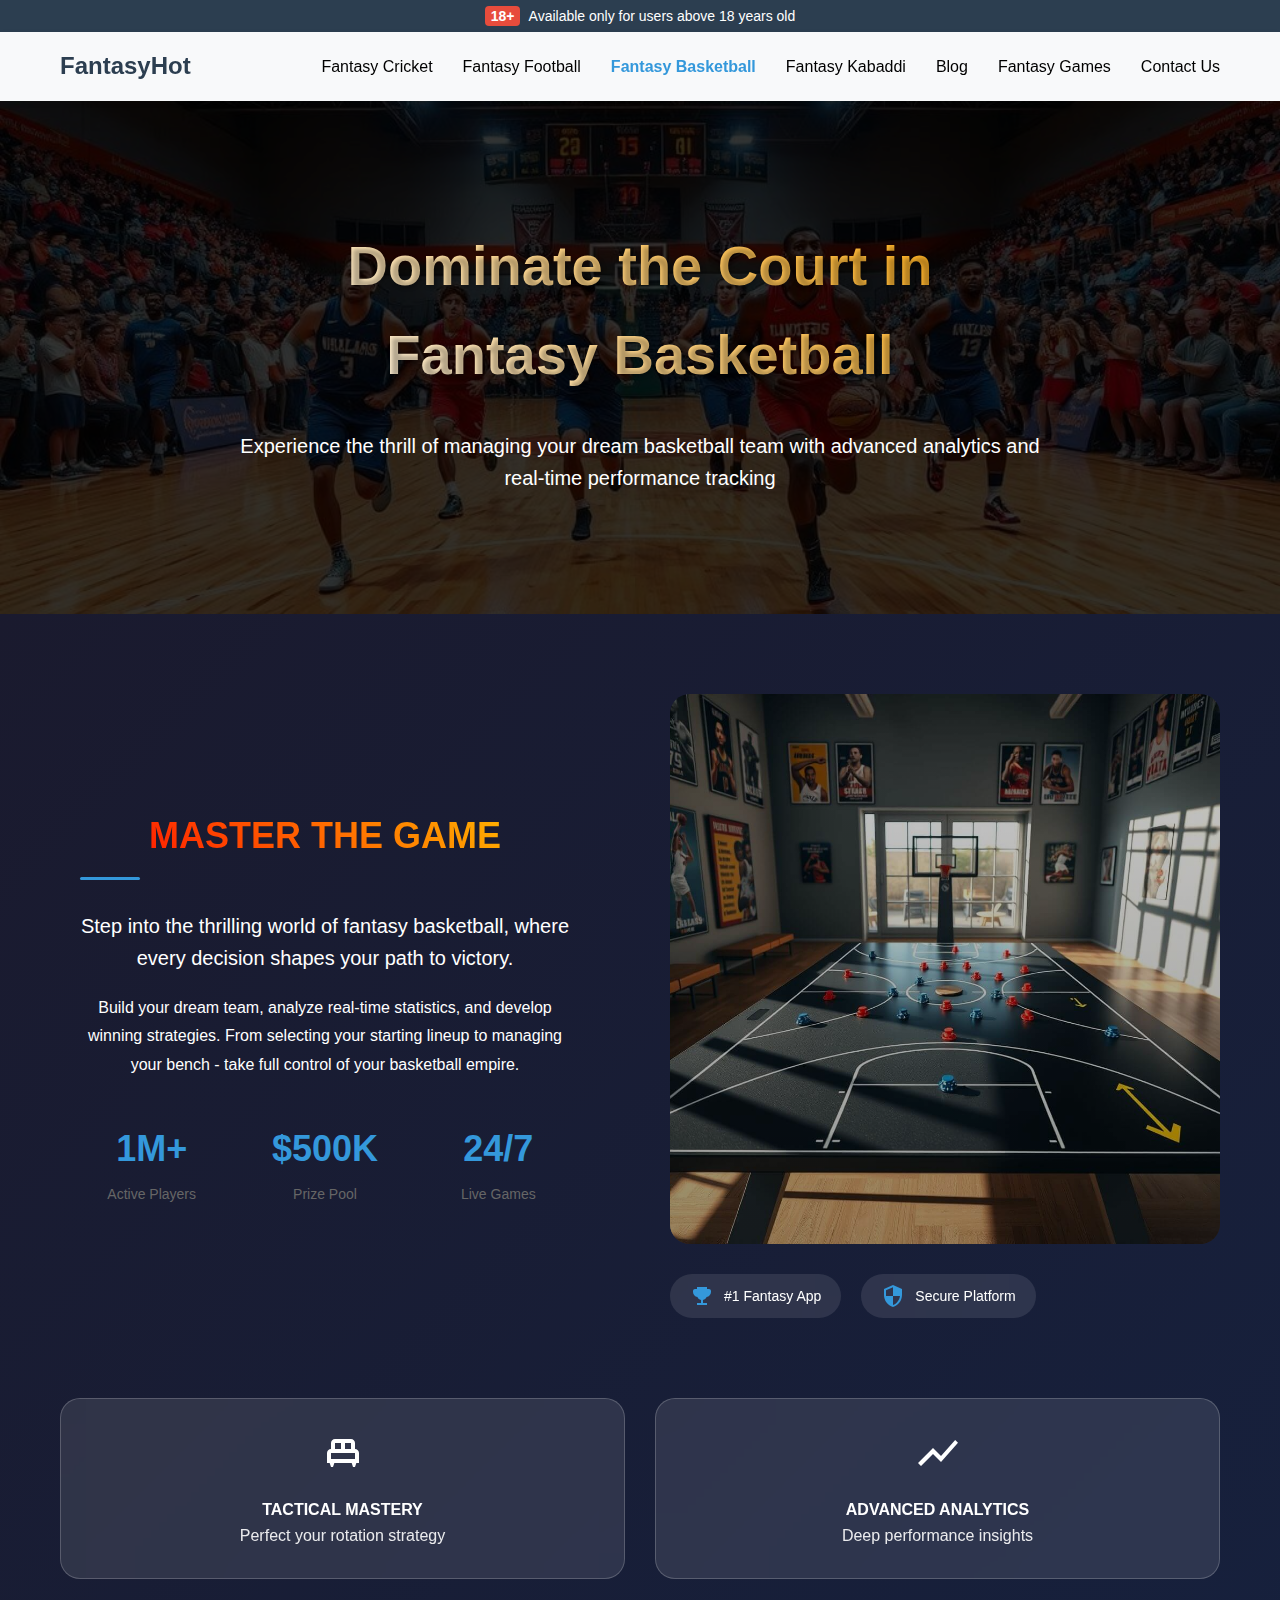
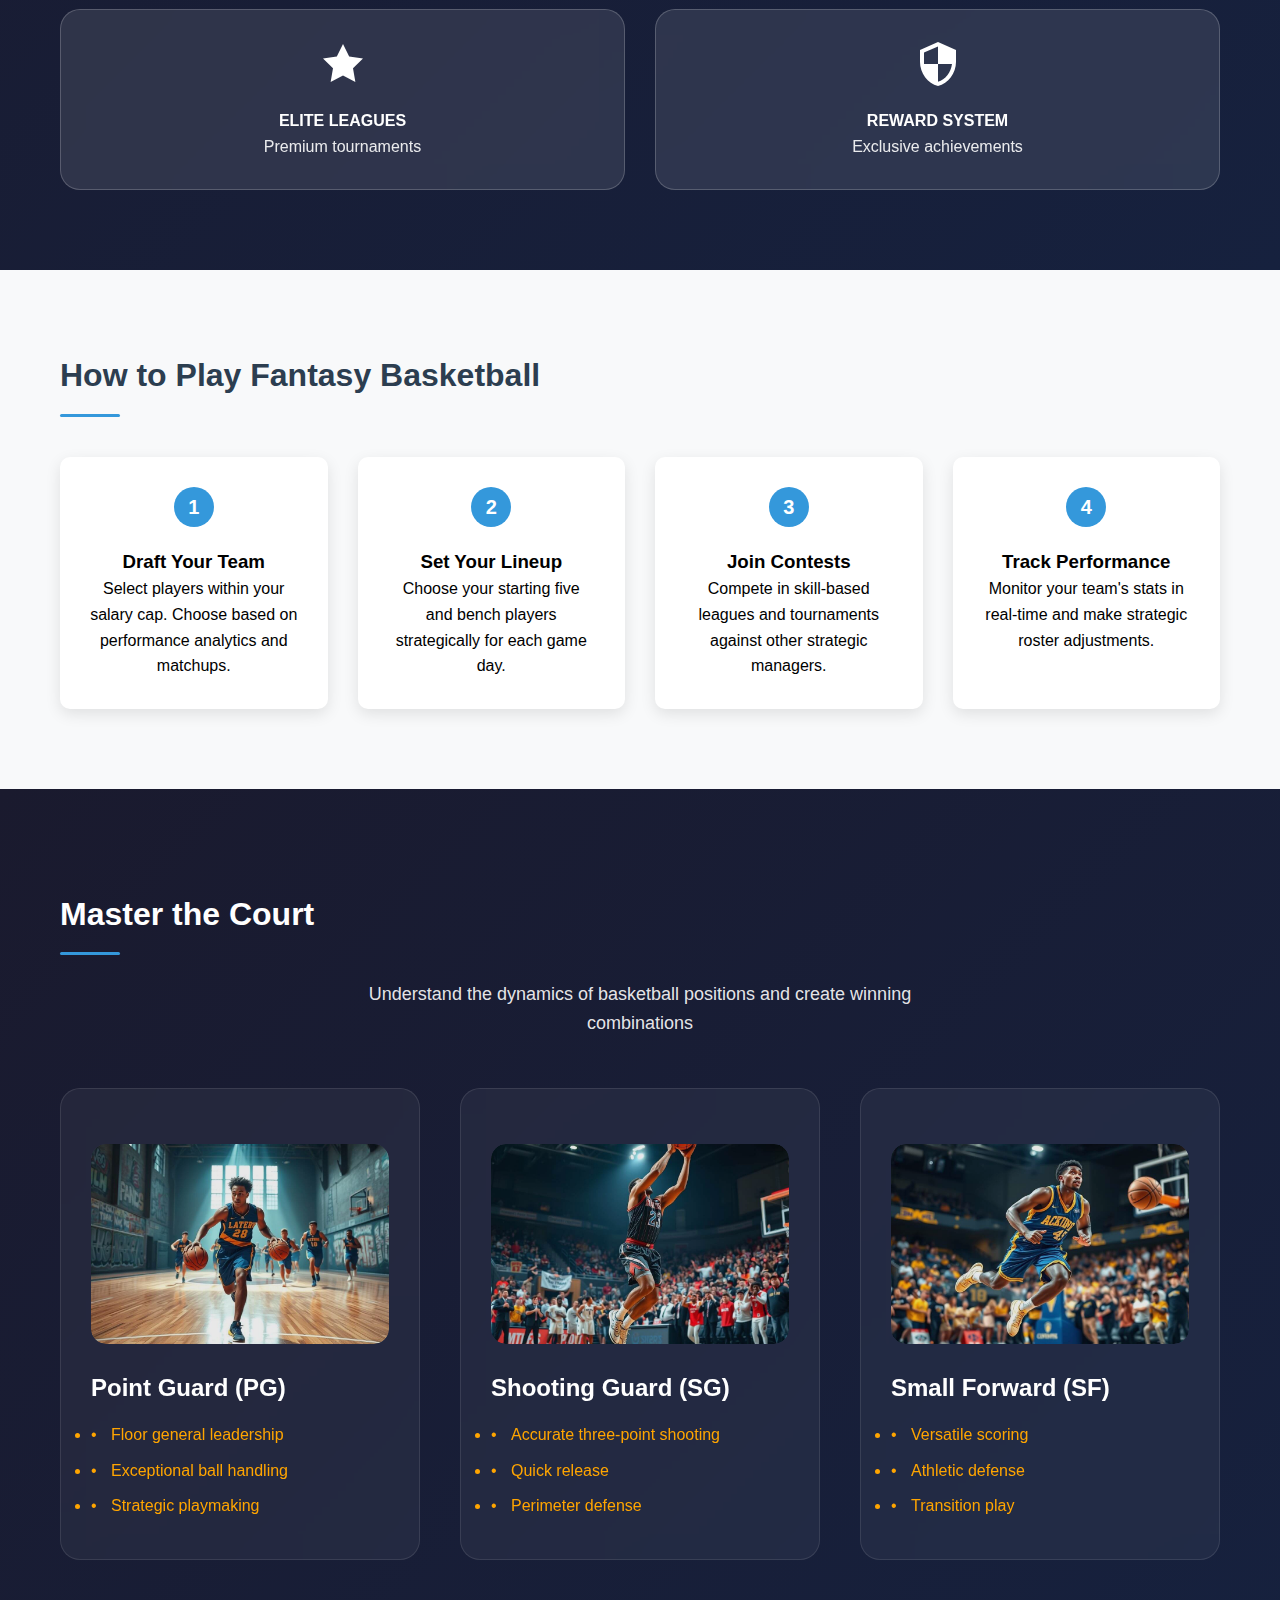
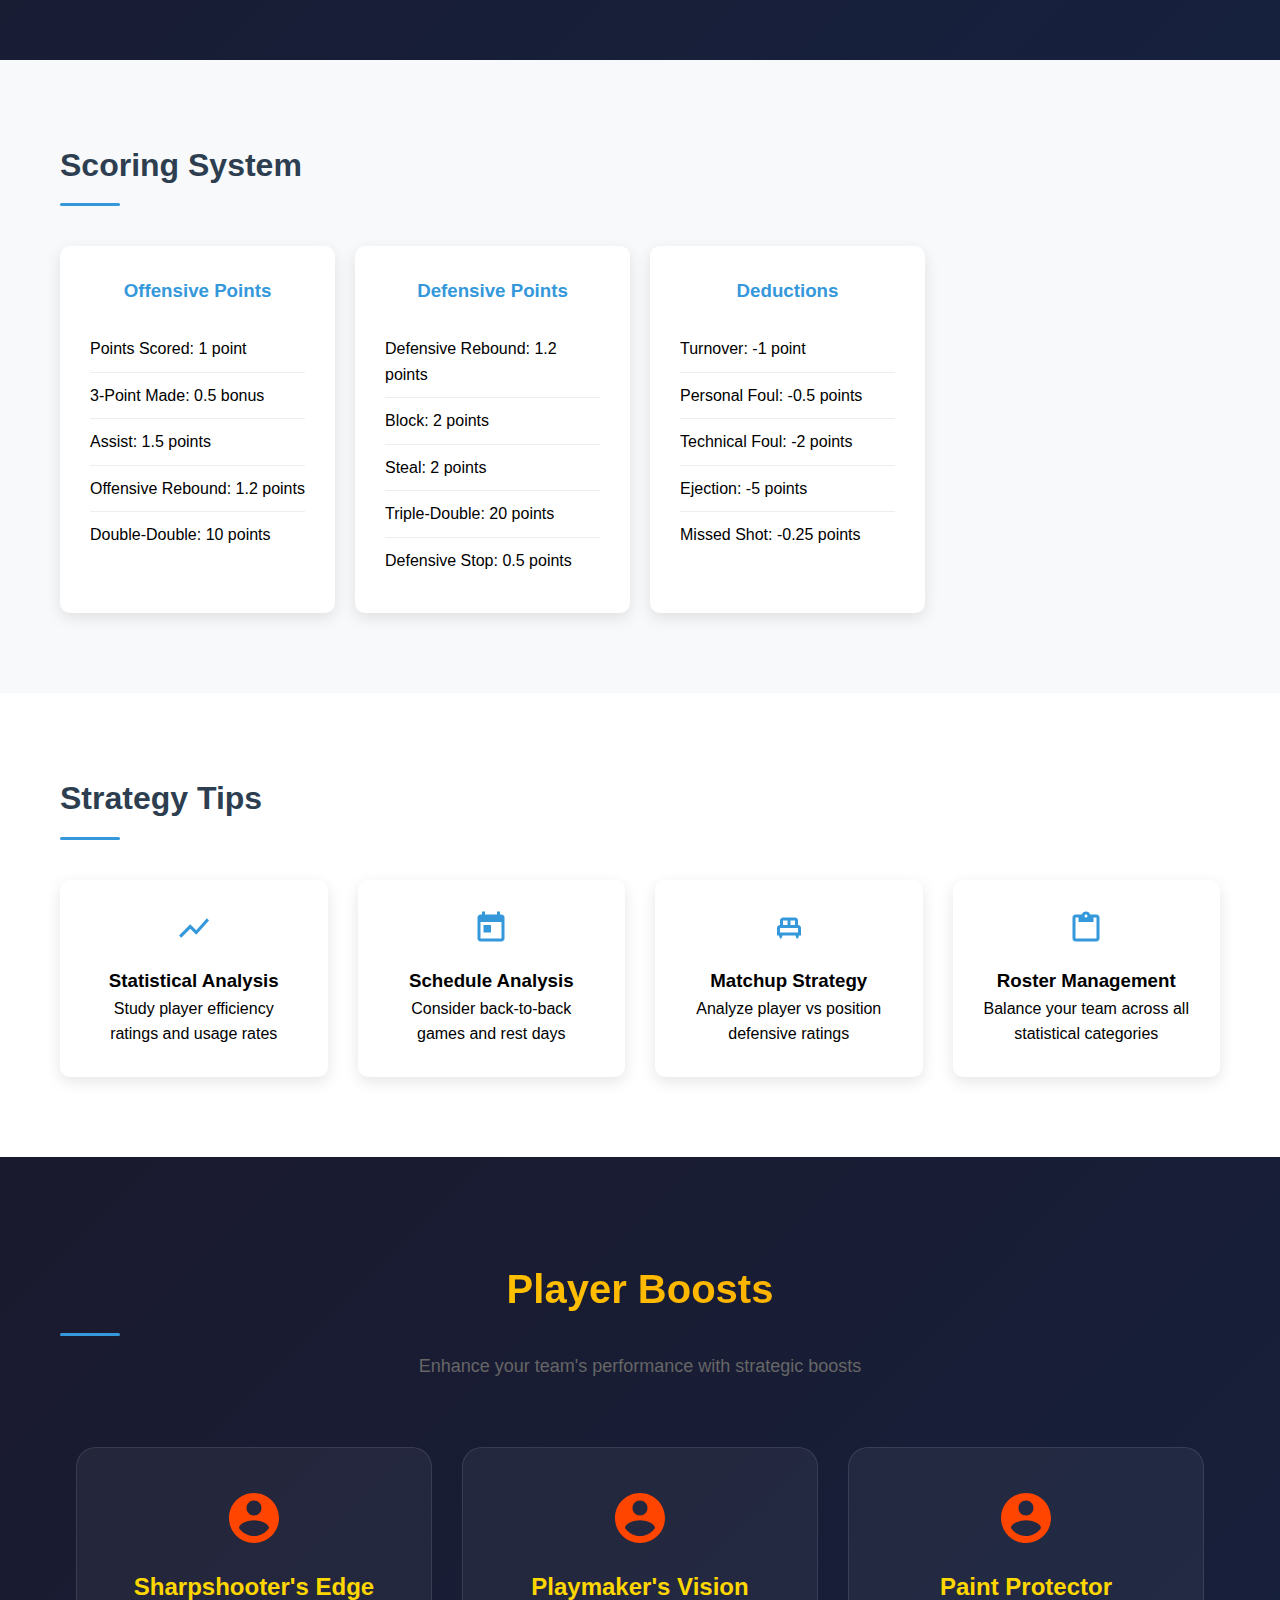
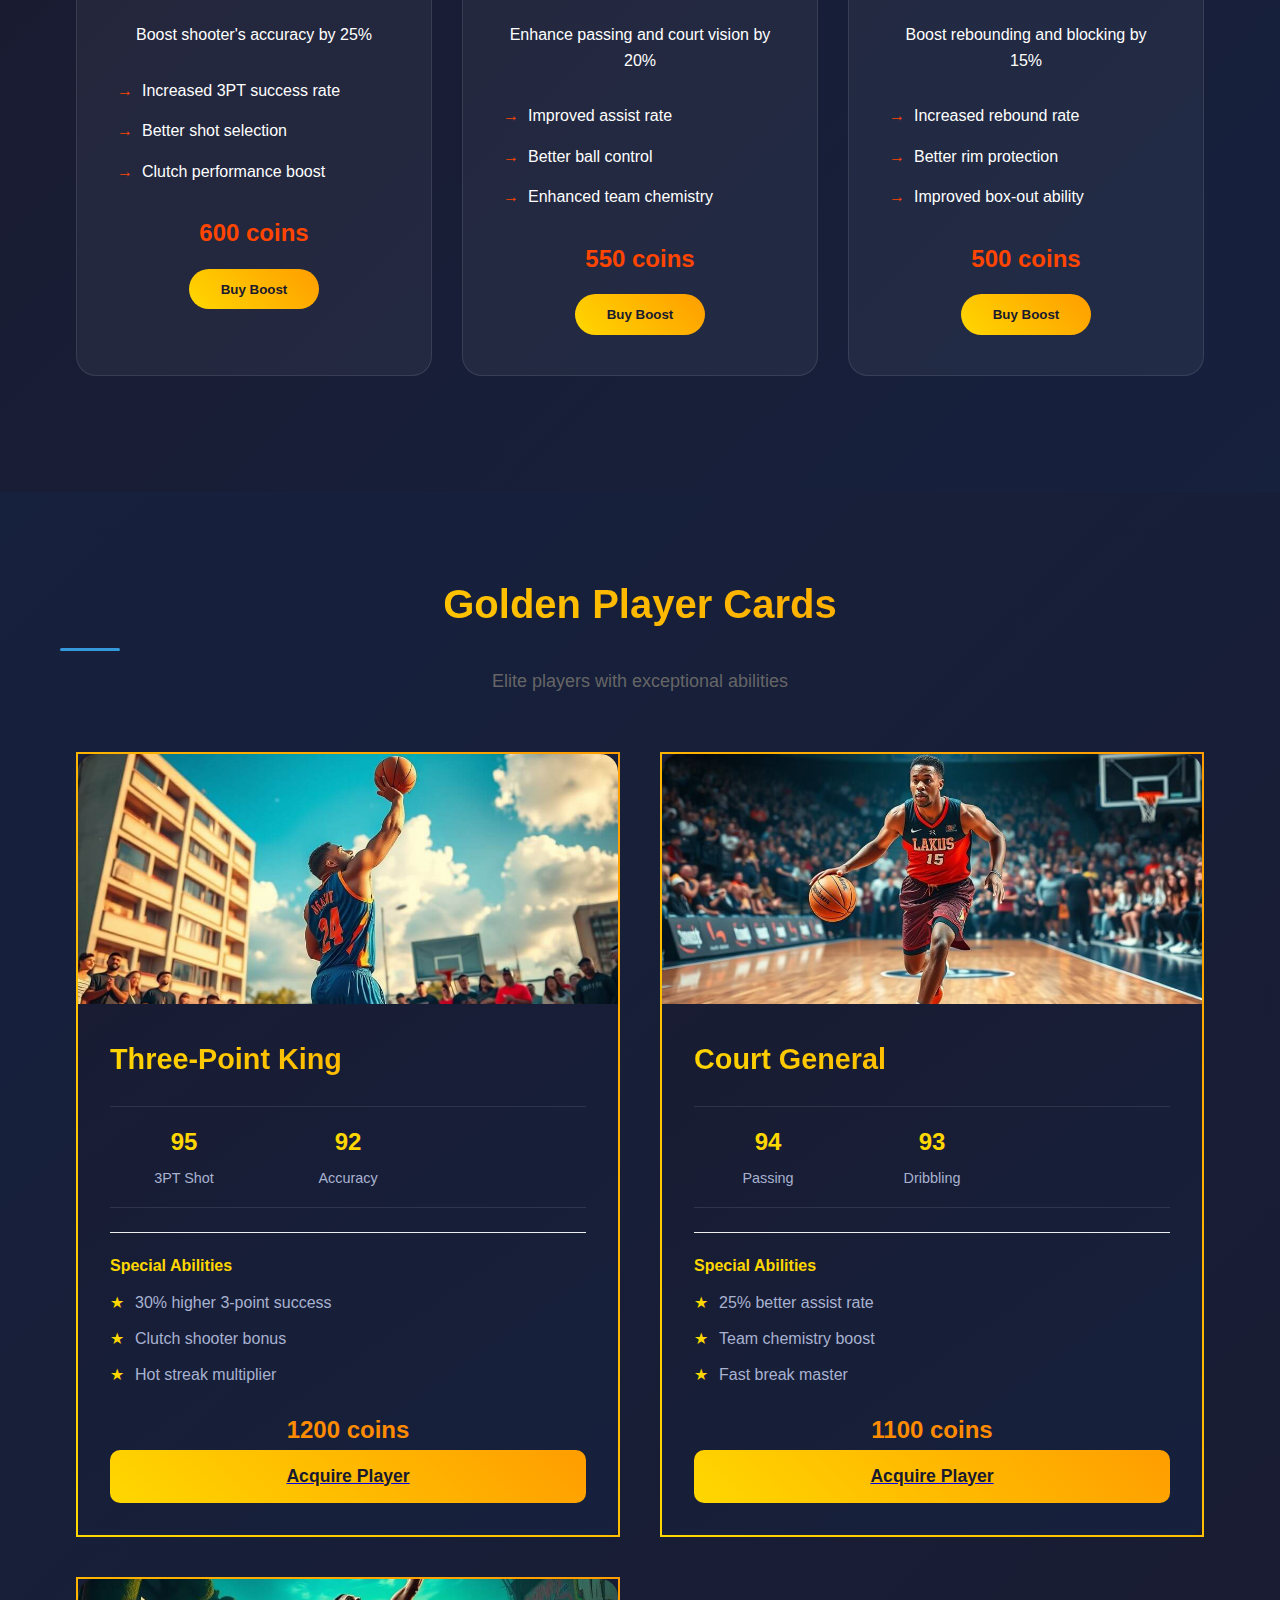
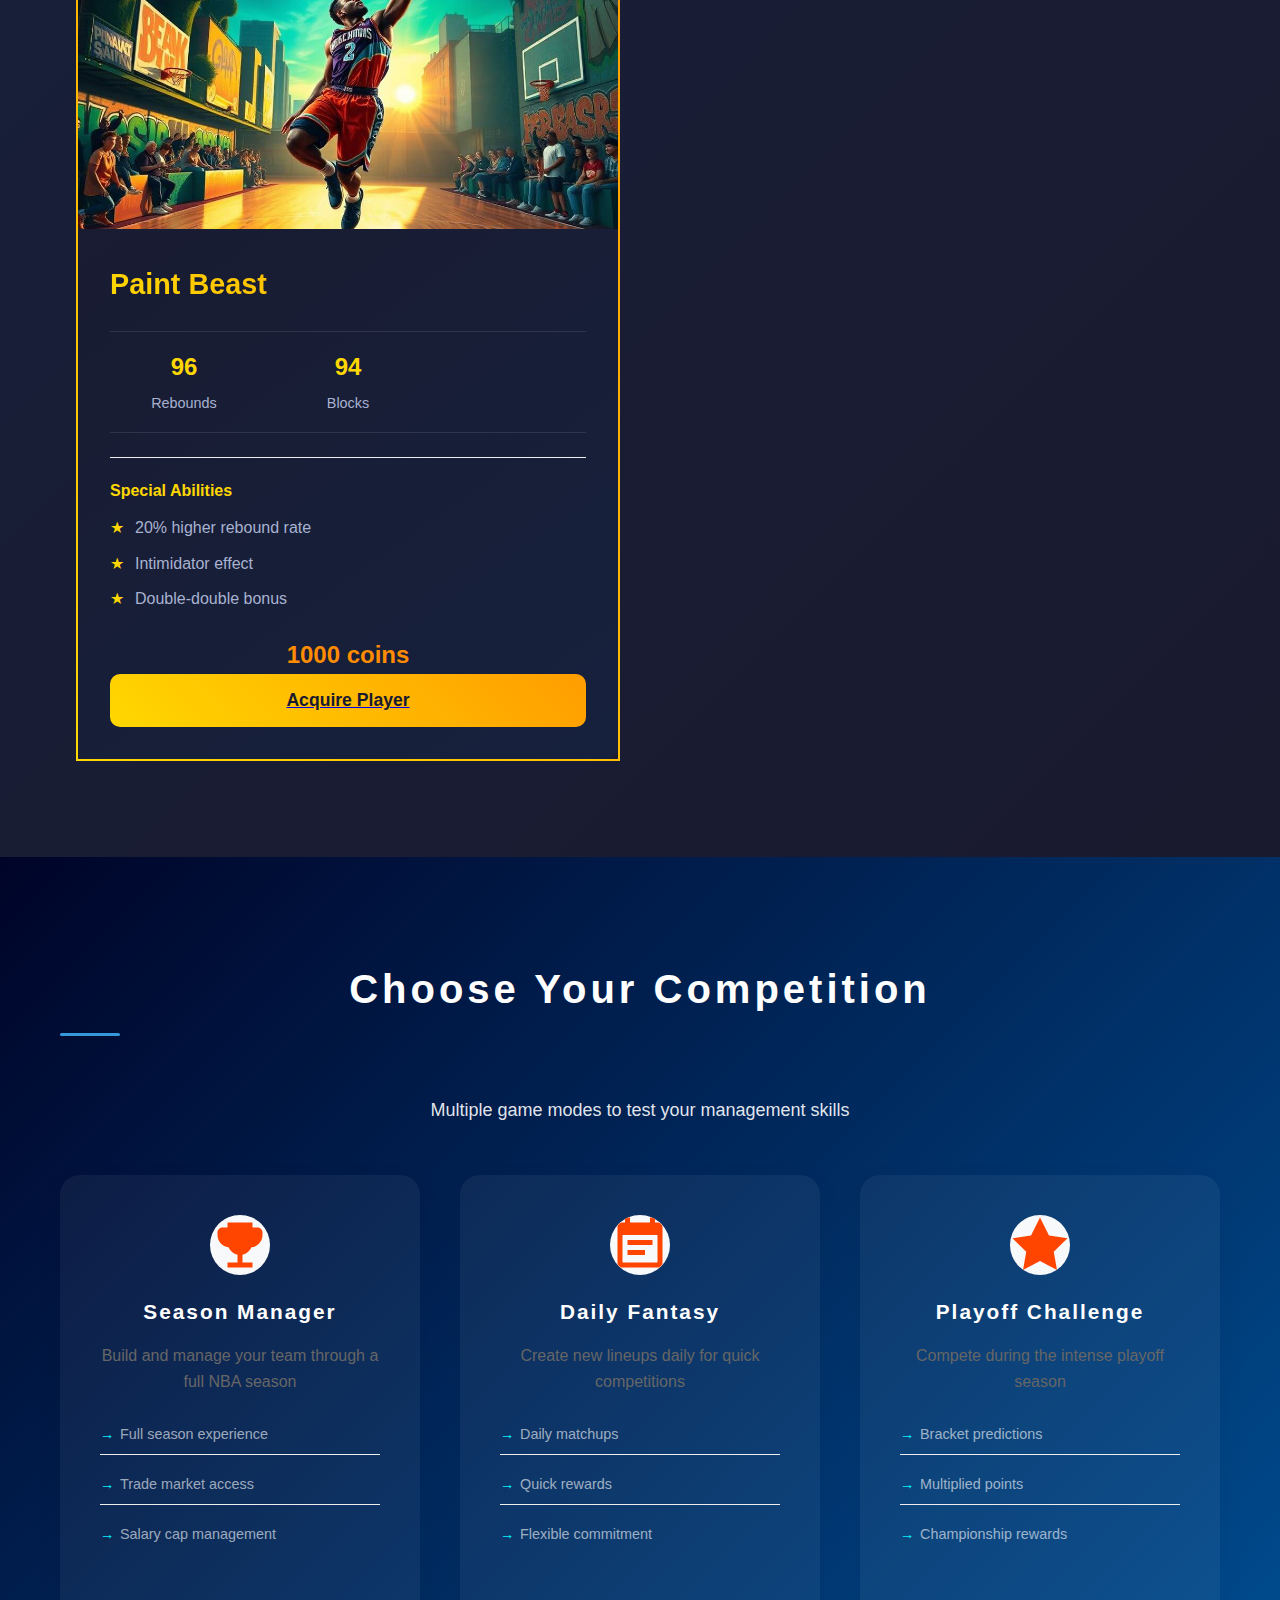
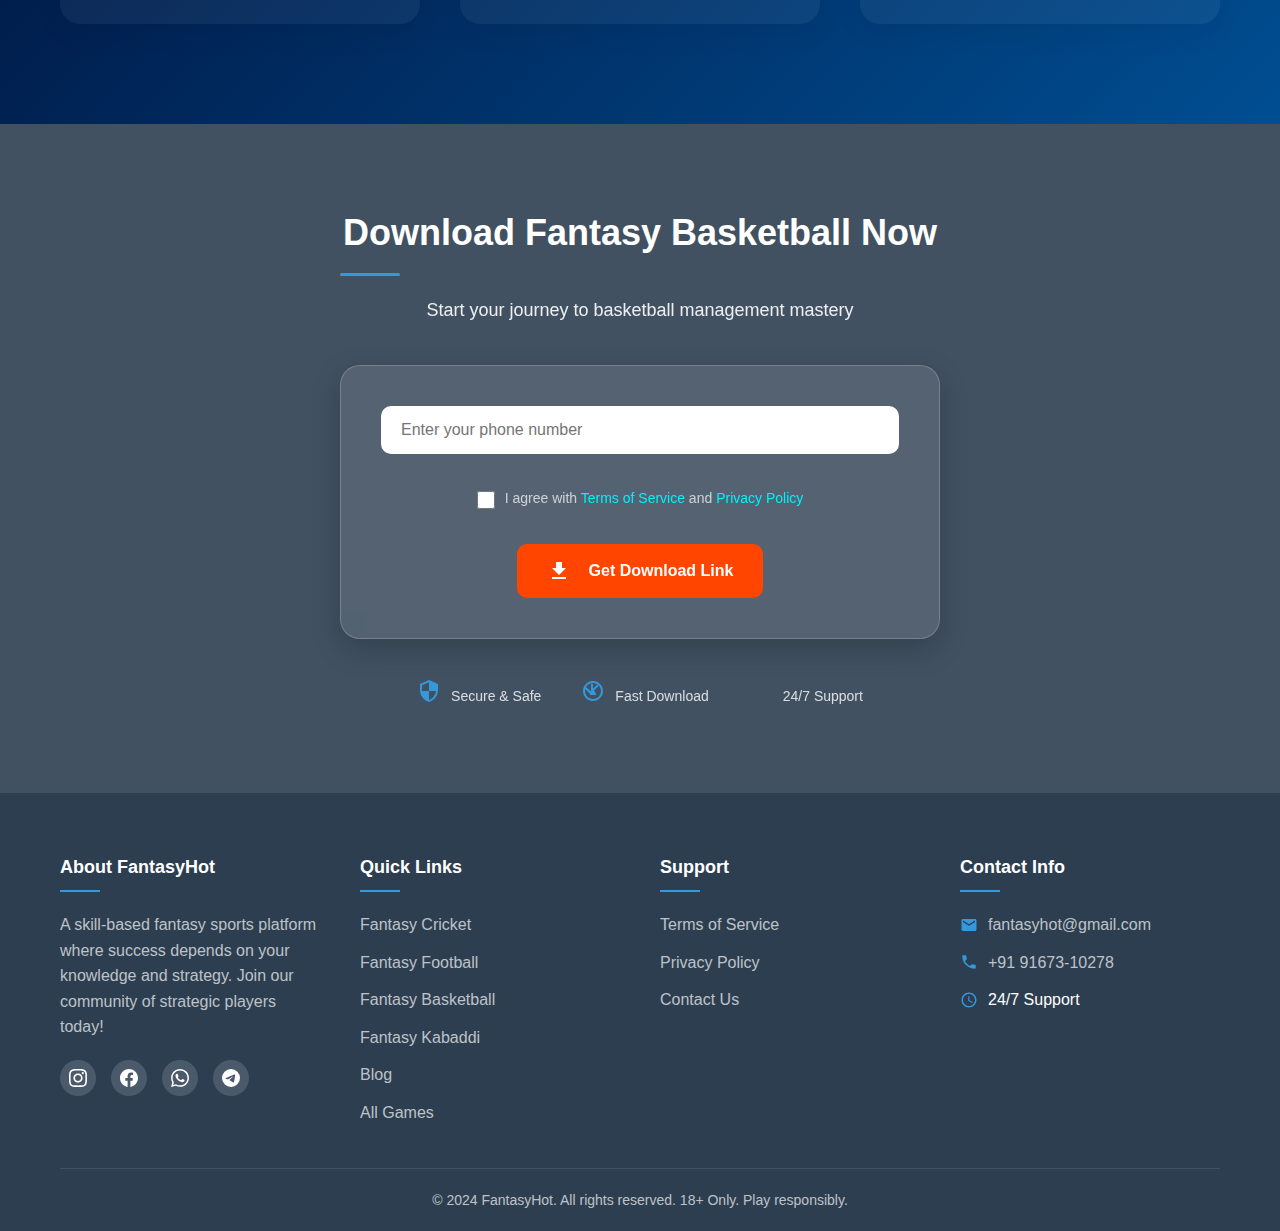
<file: basketball.html>
<!DOCTYPE html>
<html lang="en">
<head>
    <meta charset="UTF-8">
		<meta name="description" content="Fantasy Basketball is a skill-based fantasy sports platform where success depends on your knowledge and strategy. Download now and experience the next evolution of fantasy gaming!">
    <meta name="viewport" content="width=device-width, initial-scale=1.0">
    <title>Fantasy Basketball - FantasyHot</title>
    <link rel="stylesheet" href="css/style.css">
</head>
<body class="basketball">
    <!-- Age Verification -->
		<div class="age-warning">
			<span class="age-18">18+</span> Available only for users above 18 years old
	</div>

    <!-- Header -->
    <header class="header">
			<div class="container">
					<nav class="nav">
							<a href="index.html" class="logo">FantasyHot</a>
							<div class="burger-menu">
									<span></span>
									<span></span>
									<span></span>
							</div>
							<ul class="nav-menu">
									<li><a href="cricket.html">Fantasy Cricket</a></li>
									<li><a href="football.html">Fantasy Football</a></li>
									<li><a href="basketball.html" class="active">Fantasy Basketball</a></li>
									<li><a href="kabaddi.html">Fantasy Kabaddi</a></li>
									<li><a href="blog.html">Blog</a></li>
									<li><a href="games.html">Fantasy Games</a></li>
									<li><a href="contact.html">Contact Us</a></li>
							</ul>
					</nav>
			</div>
	</header>
<main>
    <!-- Basketball Hero -->
    <section class="basketball-hero">
        <div class="game-hero-content">
            <h1>Dominate the Court in Fantasy Basketball</h1>
            <p>Experience the thrill of managing your dream basketball team with advanced analytics and real-time performance tracking</p>
        </div>
    </section>

    <!-- Game Description -->
    <section class="game-description basketball-description">
        <div class="container">
            <div class="description-wrapper">
                <div class="description-content">
                    <div class="description-header">
                        <h2 class="section-title">MASTER THE GAME</h2>
                    </div>
                    <div class="description-text">
                        <p class="lead-text">Step into the thrilling world of fantasy basketball, where every decision shapes your path to victory.</p>
                        <p class="main-text">Build your dream team, analyze real-time statistics, and develop winning strategies. From selecting your starting lineup to managing your bench - take full control of your basketball empire.</p>
                    </div>
                    <div class="description-stats">
                        <div class="stat-item">
                            <span class="stat-number">1M+</span>
                            <span class="stat-label">Active Players</span>
                        </div>
                        <div class="stat-item">
                            <span class="stat-number">$500K</span>
                            <span class="stat-label">Prize Pool</span>
                        </div>
                        <div class="stat-item">
                            <span class="stat-number">24/7</span>
                            <span class="stat-label">Live Games</span>
                        </div>
                    </div>
                </div>
                <div class="description-visual">
                    <div class="visual-container">
                        <img src="img/basketball-strategy.jpg" alt="Basketball Strategy" class="main-image">
                        <div class="visual-overlay"></div>
                    </div>
                    <div class="achievement-badges">
                        <div class="badge">
                            <svg class="badge-icon">
                                <use xlink:href="img/icons/icons.svg#icon-trophy"></use>
                            </svg>
                            <span class="badge-text">#1 Fantasy App</span>
                        </div>
                        <div class="badge">
                            <svg class="badge-icon">
                                <use xlink:href="img/icons/icons.svg#icon-shield"></use>
                            </svg>
                            <span class="badge-text">Secure Platform</span>
                        </div>
                    </div>
                </div>
            </div>
            
            <div class="feature-highlights">
                <div class="highlight-card">
                    <div class="highlight-icon">
                        <svg class="icon">
                            <use xlink:href="img/icons/icons.svg#icon-strategy"></use>
                        </svg>
                    </div>
                    <div class="highlight-content">
                        <h4>TACTICAL MASTERY</h4>
                        <p>Perfect your rotation strategy</p>
                    </div>
                </div>
                <div class="highlight-card">
                    <div class="highlight-icon">
                        <svg class="icon">
                            <use xlink:href="img/icons/icons.svg#icon-chart"></use>
                        </svg>
                    </div>
                    <div class="highlight-content">
                        <h4>ADVANCED ANALYTICS</h4>
                        <p>Deep performance insights</p>
                    </div>
                </div>
                <div class="highlight-card">
                    <div class="highlight-icon">
                        <svg class="icon">
                            <use xlink:href="img/icons/icons.svg#icon-crown"></use>
                        </svg>
                    </div>
                    <div class="highlight-content">
                        <h4>ELITE LEAGUES</h4>
                        <p>Premium tournaments</p>
                    </div>
                </div>
                <div class="highlight-card">
                    <div class="highlight-icon">
                        <svg class="icon">
                            <use xlink:href="img/icons/icons.svg#icon-medal"></use>
                        </svg>
                    </div>
                    <div class="highlight-content">
                        <h4>REWARD SYSTEM</h4>
                        <p>Exclusive achievements</p>
                    </div>
                </div>
            </div>
        </div>
    </section>

    <!-- How to Play -->
    <section class="how-to-play">
        <div class="container">
            <h2>How to Play Fantasy Basketball</h2>
            <div class="steps-grid">
                <div class="step-card">
                    <div class="step-number">1</div>
                    <h3>Draft Your Team</h3>
                    <p>Select players within your salary cap. Choose based on performance analytics and matchups.</p>
                </div>
                <div class="step-card">
                    <div class="step-number">2</div>
                    <h3>Set Your Lineup</h3>
                    <p>Choose your starting five and bench players strategically for each game day.</p>
                </div>
                <div class="step-card">
                    <div class="step-number">3</div>
                    <h3>Join Contests</h3>
                    <p>Compete in skill-based leagues and tournaments against other strategic managers.</p>
                </div>
                <div class="step-card">
                    <div class="step-number">4</div>
                    <h3>Track Performance</h3>
                    <p>Monitor your team's stats in real-time and make strategic roster adjustments.</p>
                </div>
            </div>
        </div>
    </section>

    <!-- Player Categories -->
    <section class="court-strategy">
        <div class="container">
            <h2>Master the Court</h2>
            <p class="section-intro">Understand the dynamics of basketball positions and create winning combinations</p>
            
            <div class="court-positions">
                <div class="position-card">
                    <div class="position-visual point-guard">
                        <img src="img/point-guard.jpg" alt="Point Guard Position">
                    </div>
                    <h3>Point Guard (PG)</h3>
                    <ul class="position-skills">
                        <li>Floor general leadership</li>
                        <li>Exceptional ball handling</li>
                        <li>Strategic playmaking</li>
                    </ul>
                </div>

                <div class="position-card">
                    <div class="position-visual shooting-guard">
                        <img src="img/shooting-guard.jpg" alt="Shooting Guard Position">
                    </div>
                    <h3>Shooting Guard (SG)</h3>
                    <ul class="position-skills">
                        <li>Accurate three-point shooting</li>
                        <li>Quick release</li>
                        <li>Perimeter defense</li>
                    </ul>
                </div>

                <div class="position-card">
                    <div class="position-visual small-forward">
                        <img src="img/small-forward.jpg" alt="Small Forward Position">
                    </div>
                    <h3>Small Forward (SF)</h3>
                    <ul class="position-skills">
                        <li>Versatile scoring</li>
                        <li>Athletic defense</li>
                        <li>Transition play</li>
                    </ul>
                </div>
            </div>
        </div>
    </section>

    <!-- Scoring System -->
    <section class="scoring-system">
        <div class="container">
            <h2>Scoring System</h2>
            <div class="scoring-grid">
                <div class="scoring-card">
                    <h3>Offensive Points</h3>
                    <ul>
                        <li>Points Scored: 1 point</li>
                        <li>3-Point Made: 0.5 bonus</li>
                        <li>Assist: 1.5 points</li>
                        <li>Offensive Rebound: 1.2 points</li>
                        <li>Double-Double: 10 points</li>
                    </ul>
                </div>
                <div class="scoring-card">
                    <h3>Defensive Points</h3>
                    <ul>
                        <li>Defensive Rebound: 1.2 points</li>
                        <li>Block: 2 points</li>
                        <li>Steal: 2 points</li>
                        <li>Triple-Double: 20 points</li>
                        <li>Defensive Stop: 0.5 points</li>
                    </ul>
                </div>
                <div class="scoring-card">
                    <h3>Deductions</h3>
                    <ul>
                        <li>Turnover: -1 point</li>
                        <li>Personal Foul: -0.5 points</li>
                        <li>Technical Foul: -2 points</li>
                        <li>Ejection: -5 points</li>
                        <li>Missed Shot: -0.25 points</li>
                    </ul>
                </div>
            </div>
        </div>
    </section>

    <!-- Strategy Tips -->
    <section class="strategy-tips">
        <div class="container">
            <h2>Strategy Tips</h2>
            <div class="tips-grid">
                <div class="tip-card">
                    <svg class="icon">
                        <use xlink:href="img/icons/icons.svg#icon-chart"></use>
                    </svg>
                    <h3>Statistical Analysis</h3>
                    <p>Study player efficiency ratings and usage rates</p>
                </div>
                <div class="tip-card">
                    <svg class="icon">
                        <use xlink:href="img/icons/icons.svg#icon-calendar"></use>
                    </svg>
                    <h3>Schedule Analysis</h3>
                    <p>Consider back-to-back games and rest days</p>
                </div>
                <div class="tip-card">
                    <svg class="icon">
                        <use xlink:href="img/icons/icons.svg#icon-strategy"></use>
                    </svg>
                    <h3>Matchup Strategy</h3>
                    <p>Analyze player vs position defensive ratings</p>
                </div>
                <div class="tip-card">
                    <svg class="icon">
                        <use xlink:href="img/icons/icons.svg#icon-clipboard"></use>
                    </svg>
                    <h3>Roster Management</h3>
                    <p>Balance your team across all statistical categories</p>
                </div>
            </div>
        </div>
    </section>

    <!-- Player Boosts -->
    <section class="boost-section">
        <div class="container">
            <h2>Player Boosts</h2>
            <p class="section-description">Enhance your team's performance with strategic boosts</p>
            
            <div class="boost-grid">
                <div class="boost-card">
                    <svg class="icon"><use xlink:href="img/icons/icons.svg#icon-shooter"></use></svg>
                    <h3>Sharpshooter's Edge</h3>
                    <p>Boost shooter's accuracy by 25%</p>
                    <div class="boost-features">
                        <ul>
                            <li>Increased 3PT success rate</li>
                            <li>Better shot selection</li>
                            <li>Clutch performance boost</li>
                        </ul>
                    </div>
                    <div class="boost-price">600 coins</div>
                    <a href="contact.html#contact-form"><button class="btn-boost">Buy Boost</button></a>
                </div>

                <div class="boost-card">
                    <svg class="icon"><use xlink:href="img/icons/icons.svg#icon-playmaker"></use></svg>
                    <h3>Playmaker's Vision</h3>
                    <p>Enhance passing and court vision by 20%</p>
                    <div class="boost-features">
                        <ul>
                            <li>Improved assist rate</li>
                            <li>Better ball control</li>
                            <li>Enhanced team chemistry</li>
                        </ul>
                    </div>
                    <div class="boost-price">550 coins</div>
                    <a href="contact.html#contact-form"><button class="btn-boost">Buy Boost</button></a>
                </div>

                <div class="boost-card">
                    <svg class="icon"><use xlink:href="img/icons/icons.svg#icon-center"></use></svg>
                    <h3>Paint Protector</h3>
                    <p>Boost rebounding and blocking by 15%</p>
                    <div class="boost-features">
                        <ul>
                            <li>Increased rebound rate</li>
                            <li>Better rim protection</li>
                            <li>Improved box-out ability</li>
                        </ul>
                    </div>
                    <div class="boost-price">500 coins</div>
                    <a href="contact.html#contact-form"><button class="btn-boost">Buy Boost</button></a>
                </div>
            </div>
        </div>
    </section>

    <!-- Premium Players -->
    <section class="premium-players">
        <div class="container">
            <h2>Golden Player Cards</h2>
            <p class="section-description">Elite players with exceptional abilities</p>
            
            <div class="players-grid">
                <div class="player-card golden">
                    <div class="player-image">
                        <img src="img/shooter.jpg" alt="Three-Point King">
                    </div>
                    <div class="player-info">
                        <h3>Three-Point King</h3>
                        <div class="player-stats">
                            <div class="stat">
                                <span class="stat-value">95</span>
                                <span class="stat-label">3PT Shot</span>
                            </div>
                            <div class="stat">
                                <span class="stat-value">92</span>
                                <span class="stat-label">Accuracy</span>
                            </div>
                        </div>
                        <div class="player-bonus">
                            <h4>Special Abilities</h4>
                            <ul>
                                <li>30% higher 3-point success</li>
                                <li>Clutch shooter bonus</li>
                                <li>Hot streak multiplier</li>
                            </ul>
                        </div>
                        <div class="player-price">1200 coins</div>
                        <a href="contact.html#contact-form"><button class="btn-premium">Acquire Player</button></a>
                    </div>
                </div>

                <div class="player-card golden">
                    <div class="player-image">
                        <img src="img/playmaker.jpg" alt="Court General">
                    </div>
                    <div class="player-info">
                        <h3>Court General</h3>
                        <div class="player-stats">
                            <div class="stat">
                                <span class="stat-value">94</span>
                                <span class="stat-label">Passing</span>
                            </div>
                            <div class="stat">
                                <span class="stat-value">93</span>
                                <span class="stat-label">Dribbling</span>
                            </div>
                        </div>
                        <div class="player-bonus">
                            <h4>Special Abilities</h4>
                            <ul>
                                <li>25% better assist rate</li>
                                <li>Team chemistry boost</li>
                                <li>Fast break master</li>
                            </ul>
                        </div>
                        <div class="player-price">1100 coins</div>
                        <a href="contact.html#contact-form"><button class="btn-premium">Acquire Player</button></a>
                    </div>
                </div>

                <div class="player-card golden">
                    <div class="player-image">
                        <img src="img/center.jpg" alt="Paint Beast">
                    </div>
                    <div class="player-info">
                        <h3>Paint Beast</h3>
                        <div class="player-stats">
                            <div class="stat">
                                <span class="stat-value">96</span>
                                <span class="stat-label">Rebounds</span>
                            </div>
                            <div class="stat">
                                <span class="stat-value">94</span>
                                <span class="stat-label">Blocks</span>
                            </div>
                        </div>
                        <div class="player-bonus">
                            <h4>Special Abilities</h4>
                            <ul>
                                <li>20% higher rebound rate</li>
                                <li>Intimidator effect</li>
                                <li>Double-double bonus</li>
                            </ul>
                        </div>
                        <div class="player-price">1000 coins</div>
                        <a href="contact.html#contact-form"><button class="btn-premium">Acquire Player</button></a>
                    </div>
                </div>
            </div>
        </div>
    </section>

    <!-- Game Modes -->
    <section class="game-modes">
        <div class="container">
            <h2>Choose Your Competition</h2>
            <p class="section-intro">Multiple game modes to test your management skills</p>

            <div class="modes-grid">
                <div class="mode-card">
                    <svg class="icon"><use xlink:href="img/icons/icons.svg#icon-trophy"></use></svg>
                    <h3>Season Manager</h3>
                    <p>Build and manage your team through a full NBA season</p>
                    <ul class="mode-features">
                        <li>Full season experience</li>
                        <li>Trade market access</li>
                        <li>Salary cap management</li>
                    </ul>
                </div>

                <div class="mode-card">
                    <svg class="icon"><use xlink:href="img/icons/icons.svg#icon-daily"></use></svg>
                    <h3>Daily Fantasy</h3>
                    <p>Create new lineups daily for quick competitions</p>
                    <ul class="mode-features">
                        <li>Daily matchups</li>
                        <li>Quick rewards</li>
                        <li>Flexible commitment</li>
                    </ul>
                </div>

                <div class="mode-card">
                    <svg class="icon"><use xlink:href="img/icons/icons.svg#icon-playoff"></use></svg>
                    <h3>Playoff Challenge</h3>
                    <p>Compete during the intense playoff season</p>
                    <ul class="mode-features">
                        <li>Bracket predictions</li>
                        <li>Multiplied points</li>
                        <li>Championship rewards</li>
                    </ul>
                </div>
            </div>
        </div>
    </section>

    <!-- Download Section -->
    <section class="download-section-basketball">
        <div class="container">
            <div class="download-content">
                <h2>Download Fantasy Basketball Now</h2>
                <p>Start your journey to basketball management mastery</p>
                
                <form action="thanks_form.php" method="post" class="download-form">
                    <input type="tel" placeholder="Enter your phone number" required>
											<div class="agreement-box">
												<label class="checkbox-label">
													<input type="checkbox" required>
													<span>I agree with <a href="terms.html">Terms of Service</a> and <a href="privacy.html">Privacy Policy</a></span>
												</label>
											</div>
                    <button type="submit" class="btn-download">
                        <svg class="icon"><use xlink:href="img/icons/icons.svg#icon-download"></use></svg>
                        Get Download Link
                    </button>
                </form>

                <div class="download-features">
                    <div class="feature">
                        <svg class="icon"><use xlink:href="img/icons/icons.svg#icon-shield"></use></svg>
                        <span>Secure & Safe</span>
                    </div>
                    <div class="feature">
                        <svg class="icon"><use xlink:href="img/icons/icons.svg#icon-speed"></use></svg>
                        <span>Fast Download</span>
                    </div>
                    <div class="feature">
                        <svg class="icon"><use xlink:href="img/icons/icons.svg#icon-support"></use></svg>
                        <span>24/7 Support</span>
                    </div>
                </div>
            </div>
        </div>
    </section>
	</main>
    <!-- Footer -->
    <footer class="footer">
        <div class="container">
            <div class="footer-content">
                <div class="footer-section">
                    <h4>About FantasyHot</h4>
                    <p>A skill-based fantasy sports platform where success depends on your knowledge and strategy. Join our community of strategic players today!</p>
                    <div class="social-links">
                        <a href="index.html" class="social-link">
                            <svg xmlns="http://www.w3.org/2000/svg" viewBox="0 0 24 24" fill="#fff" class="icon">
                                <path d="M12 2.163c3.204 0 3.584.012 4.85.07 3.252.148 4.771 1.691 4.919 4.919.058 1.265.069 1.645.069 4.849 0 3.205-.012 3.584-.069 4.849-.149 3.225-1.664 4.771-4.919 4.919-1.266.058-1.644.07-4.85.07-3.204 0-3.584-.012-4.849-.07-3.26-.149-4.771-1.699-4.919-4.92-.058-1.265-.07-1.644-.07-4.849 0-3.204.013-3.583.07-4.849.149-3.227 1.664-4.771 4.919-4.919 1.266-.057 1.645-.069 4.849-.069zm0-2.163c-3.259 0-3.667.014-4.947.072-4.358.2-6.78 2.618-6.98 6.98-.059 1.281-.073 1.689-.073 4.948 0 3.259.014 3.668.072 4.948.2 4.358 2.618 6.78 6.98 6.98 1.281.058 1.689.072 4.948.072 3.259 0 3.668-.014 4.948-.072 4.354-.2 6.782-2.618 6.979-6.98.059-1.28.073-1.689.073-4.948 0-3.259-.014-3.667-.072-4.947-.196-4.354-2.617-6.78-6.979-6.98-1.281-.059-1.69-.073-4.949-.073zm0 5.838c-3.403 0-6.162 2.759-6.162 6.162s2.759 6.163 6.162 6.163 6.162-2.759 6.162-6.163c0-3.403-2.759-6.162-6.162-6.162zm0 10.162c-2.209 0-4-1.79-4-4 0-2.209 1.791-4 4-4s4 1.791 4 4c0 2.21-1.791 4-4 4zm6.406-11.845c-.796 0-1.441.645-1.441 1.44s.645 1.44 1.441 1.44c.795 0 1.439-.645 1.439-1.44s-.644-1.44-1.439-1.44z"/>
                            </svg>
                        </a>
													<a href="index.html" class="social-link">
															<svg xmlns="http://www.w3.org/2000/svg" viewBox="0 0 24 24" fill="#fff" class="icon">
																	<path d="M24 12.073c0-6.627-5.373-12-12-12s-12 5.373-12 12c0 5.99 4.388 10.954 10.125 11.854v-8.385H7.078v-3.47h3.047V9.43c0-3.007 1.792-4.669 4.533-4.669 1.312 0 2.686.235 2.686.235v2.953H15.83c-1.491 0-1.956.925-1.956 1.874v2.25h3.328l-.532 3.47h-2.796v8.385C19.612 23.027 24 18.062 24 12.073z"/>
															</svg>
													</a>
													<a href="index.html" class="social-link">
															<svg xmlns="http://www.w3.org/2000/svg" viewBox="0 0 24 24" fill="#fff" class="icon">
																	<path d="M.057 24l1.687-6.163c-1.041-1.804-1.588-3.849-1.587-5.946.003-6.556 5.338-11.891 11.893-11.891 3.181.001 6.167 1.24 8.413 3.488 2.245 2.248 3.481 5.236 3.48 8.414-.003 6.557-5.338 11.892-11.893 11.892-1.99-.001-3.951-.5-5.688-1.448l-6.305 1.654zm6.597-3.807c1.676.995 3.276 1.591 5.392 1.592 5.448 0 9.886-4.434 9.889-9.885.002-5.462-4.415-9.89-9.881-9.892-5.452 0-9.887 4.434-9.889 9.884-.001 2.225.651 3.891 1.746 5.634l-.999 3.648 3.742-.981zm11.387-5.464c-.074-.124-.272-.198-.57-.347-.297-.149-1.758-.868-2.031-.967-.272-.099-.47-.149-.669.149-.198.297-.768.967-.941 1.165-.173.198-.347.223-.644.074-.297-.149-1.255-.462-2.39-1.475-.883-.788-1.48-1.761-1.653-2.059-.173-.297-.018-.458.13-.606.134-.133.297-.347.446-.521.151-.172.2-.296.3-.495.099-.198.05-.372-.025-.521-.075-.148-.669-1.611-.916-2.206-.242-.579-.487-.501-.669-.51l-.57-.01c-.198 0-.52.074-.792.372s-1.04 1.016-1.04 2.479 1.065 2.876 1.213 3.074c.149.198 2.095 3.2 5.076 4.487.709.306 1.263.489 1.694.626.712.226 1.36.194 1.872.118.571-.085 1.758-.719 2.006-1.413.248-.695.248-1.29.173-1.414z"/>
															</svg>
													</a>
													<a href="index.html" class="social-link">
															<svg xmlns="http://www.w3.org/2000/svg" viewBox="0 0 24 24" fill="#fff" class="icon">
																	<path d="M11.944 0A12 12 0 0 0 0 12a12 12 0 0 0 12 12 12 12 0 0 0 12-12A12 12 0 0 0 12 0a12 12 0 0 0-.056 0zm4.962 7.224c.1-.002.321.023.465.14a.506.506 0 0 1 .171.325c.016.093.036.306.02.472-.18 1.898-.962 6.502-1.36 8.627-.168.9-.499 1.201-.82 1.23-.696.065-1.225-.46-1.9-.902-1.056-.693-1.653-1.124-2.678-1.8-1.185-.78-.417-1.21.258-1.91.177-.184 3.247-2.977 3.307-3.23.007-.032.014-.15-.056-.212s-.174-.041-.249-.024c-.106.024-1.793 1.14-5.061 3.345-.48.33-.913.49-1.302.48-.428-.008-1.252-.241-1.865-.44-.752-.245-1.349-.374-1.297-.789.027-.216.325-.437.893-.663 3.498-1.524 5.83-2.529 6.998-3.014 3.332-1.386 4.025-1.627 4.476-1.635z"/>
															</svg>
													</a>
                    </div>
                </div>
                <div class="footer-section">
                    <h4>Quick Links</h4>
                    <ul>
                        <li><a href="cricket.html">Fantasy Cricket</a></li>
                        <li><a href="football.html">Fantasy Football</a></li>
                        <li><a href="basketball.html">Fantasy Basketball</a></li>
                        <li><a href="kabaddi.html">Fantasy Kabaddi</a></li>
                        <li><a href="blog.html">Blog</a></li>
                        <li><a href="games.html">All Games</a></li>
                    </ul>
                </div>
                <div class="footer-section">
                    <h4>Support</h4>
                    <ul>
                        <li><a href="terms.html">Terms of Service</a></li>
                        <li><a href="privacy.html">Privacy Policy</a></li>
                        <li><a href="contact.html">Contact Us</a></li>
                    </ul>
                </div>
                <div class="footer-section">
                    <h4>Contact Info</h4>
                    <ul class="contact-info">
                        <li>
                            <svg class="icon">
                                <use xlink:href="img/icons/icons.svg#icon-envelope"></use>
                            </svg>
                            <a href="mailto:fantasyhot@gmail.com">fantasyhot@gmail.com</a>
                        </li>
                        <li>
                            <svg class="icon">
                                <use xlink:href="img/icons/icons.svg#icon-phone"></use>
                            </svg>
                            <a href="tel:+919167310278">+91 91673-10278</a>
                        </li>
                        <li>
                            <svg class="icon">
                                <use xlink:href="img/icons/icons.svg#icon-clock"></use>
                            </svg>
                            24/7 Support
                        </li>
                    </ul>
                </div>
            </div>
            <div class="footer-bottom">
                <p>&copy; 2024 FantasyHot. All rights reserved. 18+ Only. Play responsibly.</p>
            </div>
        </div>
    </footer>

    <script src="js/main.js"></script>
</body>
</html>
</file>
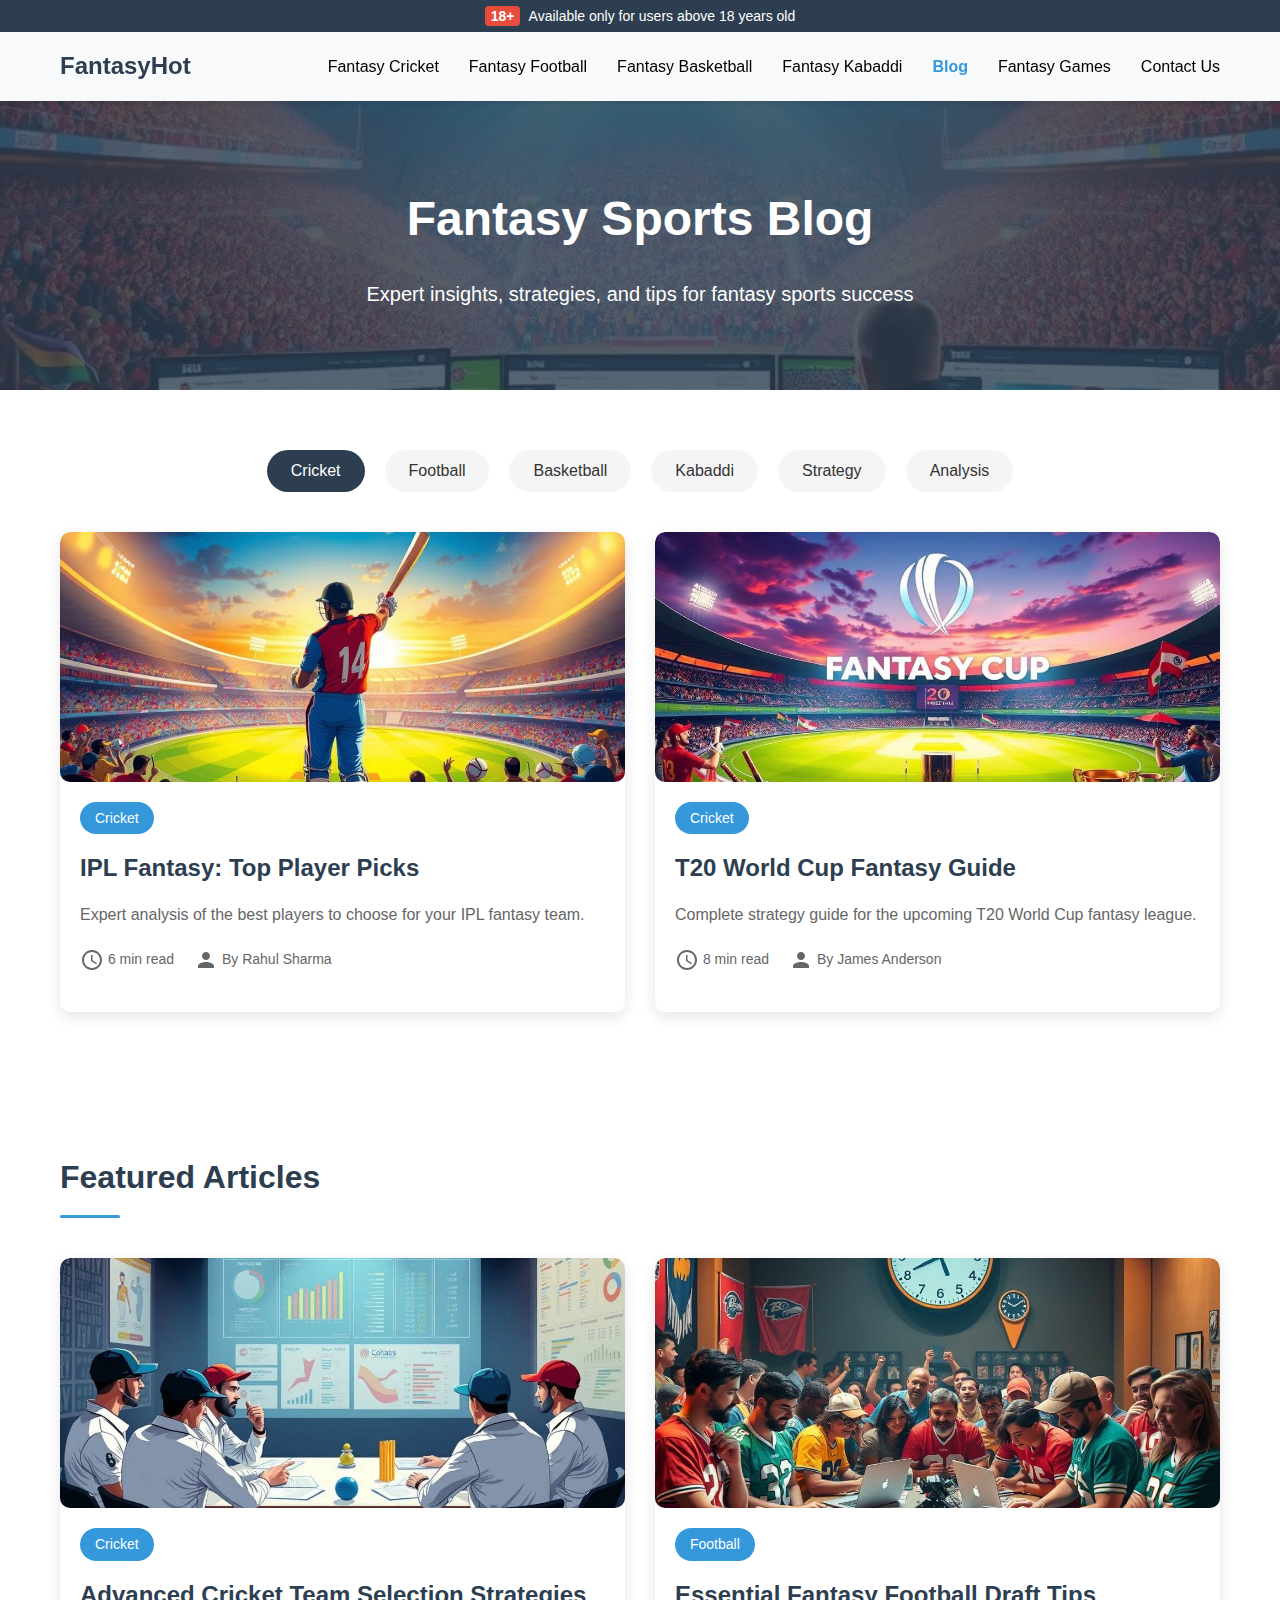
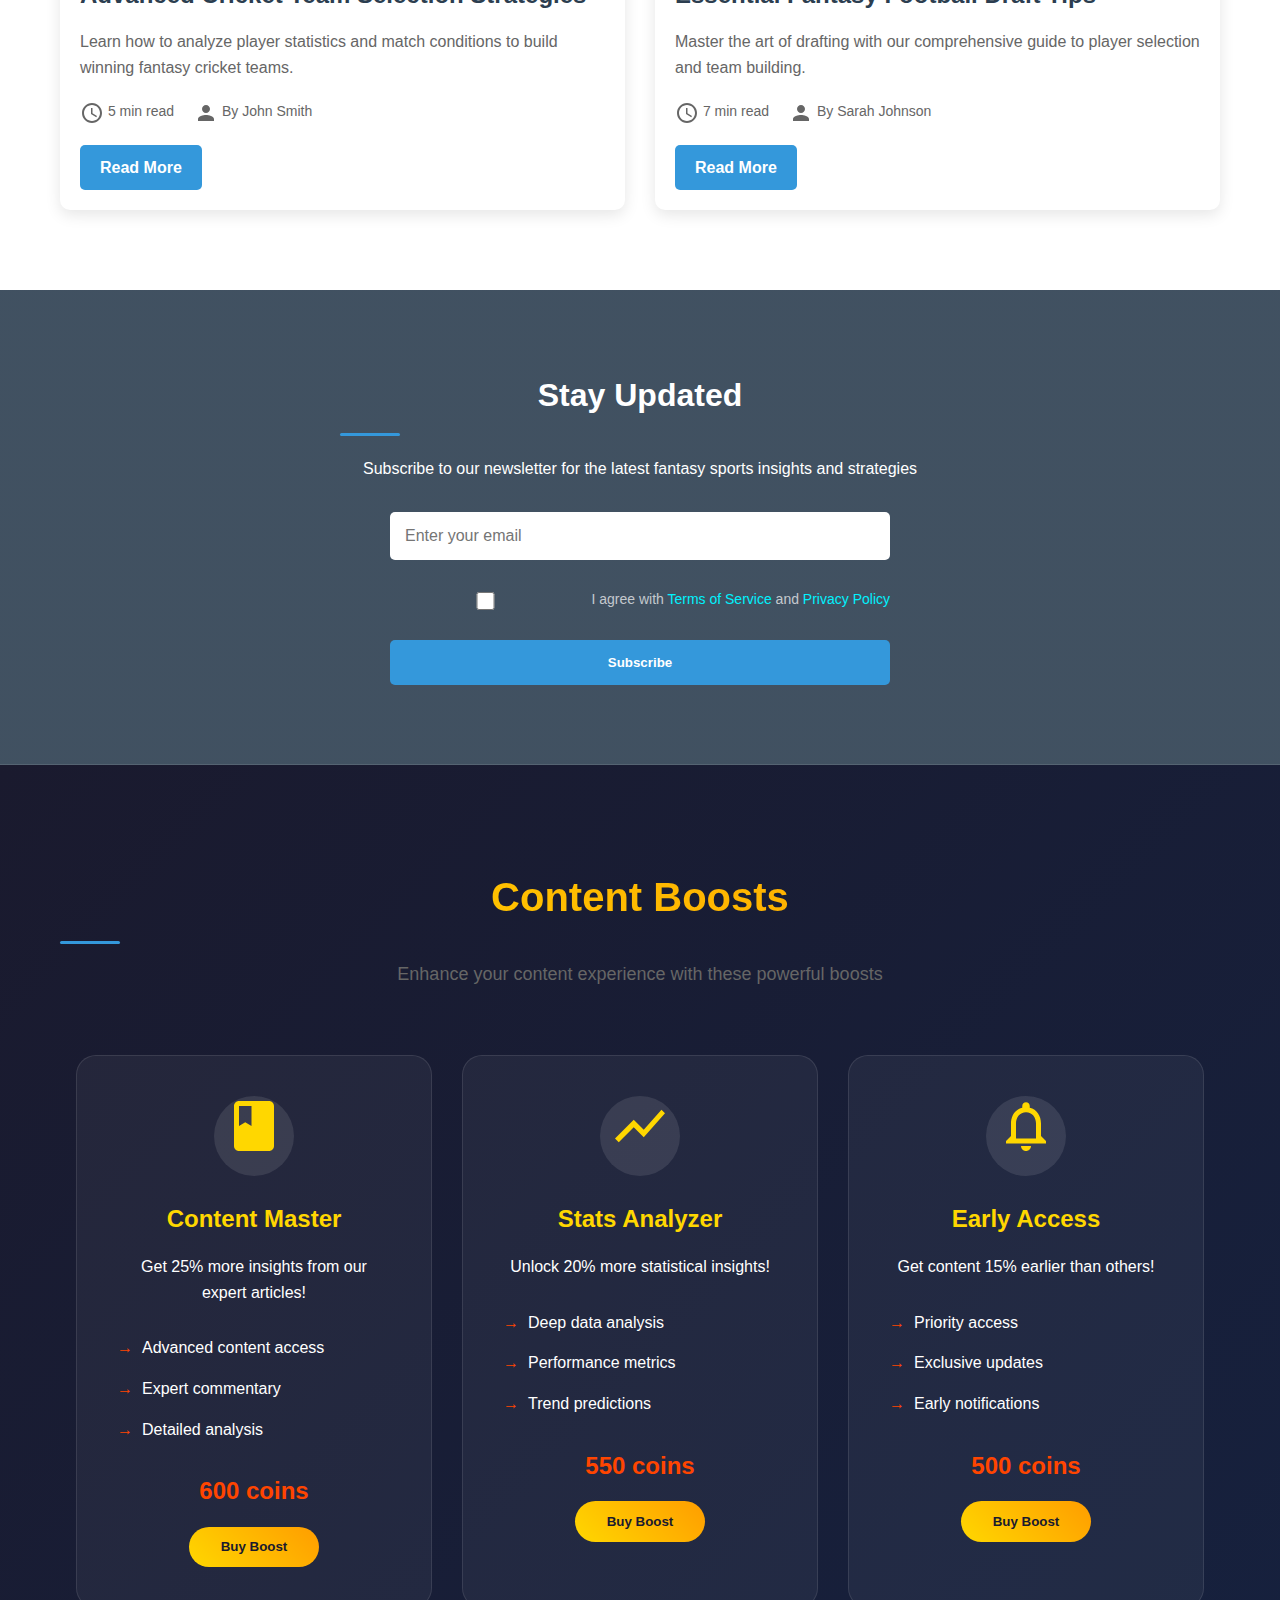
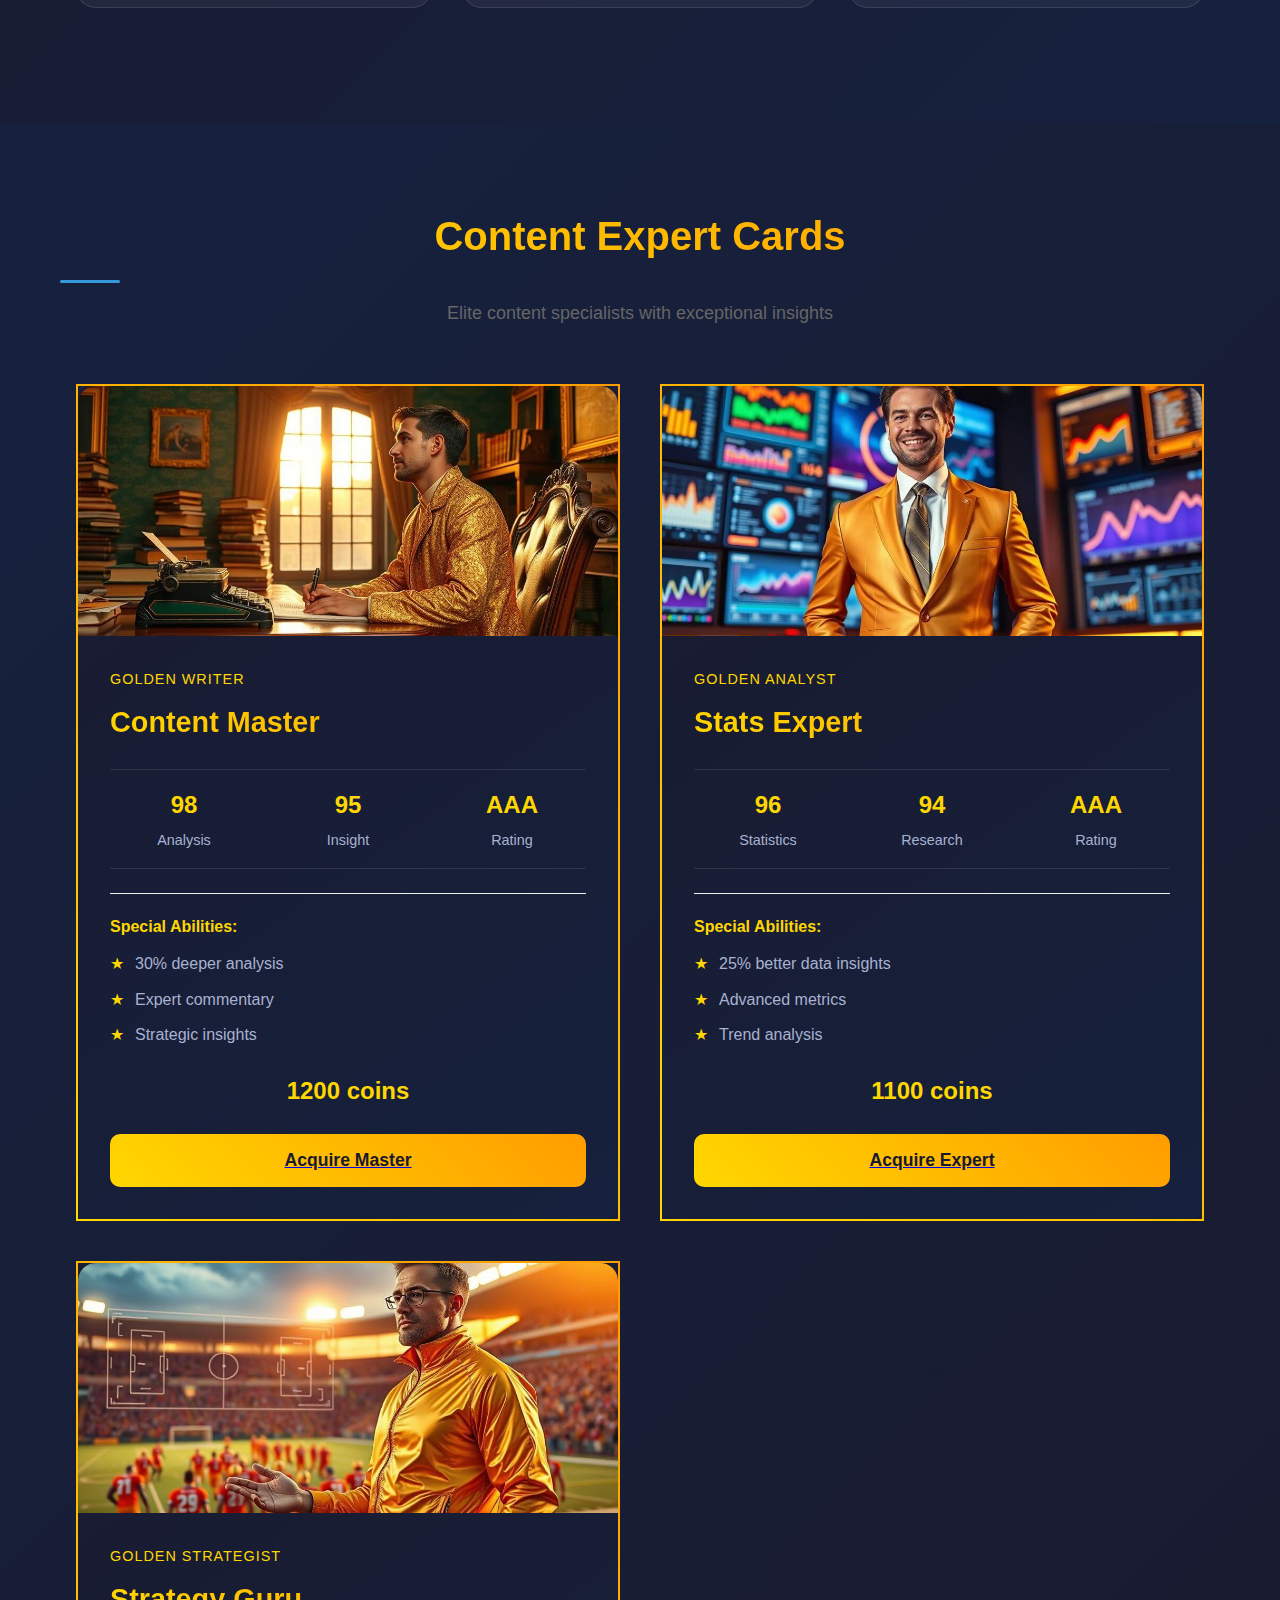
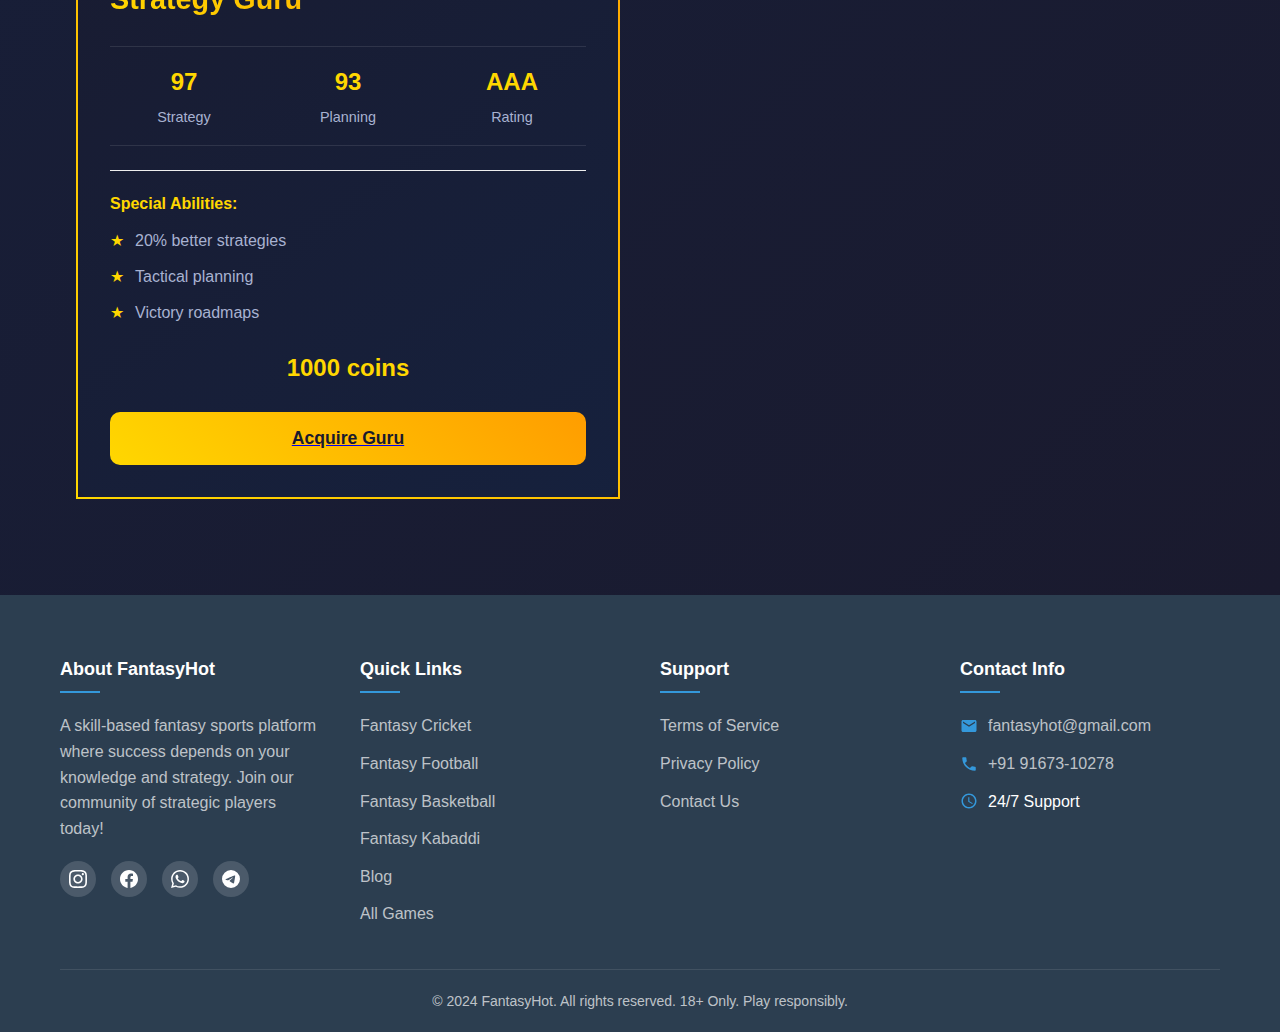
<file: blog.html>
<!DOCTYPE html>
<html lang="en">
<head>
    <meta charset="UTF-8">
		<meta name="description" content="Fantasy Blog is a skill-based fantasy sports platform where success depends on your knowledge and strategy. Download now and experience the next evolution of fantasy gaming!">
    <meta name="viewport" content="width=device-width, initial-scale=1.0">
    <title>Fantasy Blog - FantasyHot</title>
    <link rel="stylesheet" href="css/style.css">
</head>
<body>
    <!-- Age Verification -->
    <div class="age-warning">
        <span class="age-18">18+</span> Available only for users above 18 years old
    </div>

    <!-- Header -->
    <header class="header">
			<div class="container">
					<nav class="nav">
							<a href="index.html" class="logo">FantasyHot</a>
							<div class="burger-menu">
									<span></span>
									<span></span>
									<span></span>
							</div>
							<ul class="nav-menu">
									<li><a href="cricket.html">Fantasy Cricket</a></li>
									<li><a href="football.html">Fantasy Football</a></li>
									<li><a href="basketball.html">Fantasy Basketball</a></li>
									<li><a href="kabaddi.html">Fantasy Kabaddi</a></li>
									<li><a href="blog.html" class="active">Blog</a></li>
									<li><a href="games.html">Fantasy Games</a></li>
									<li><a href="contact.html">Contact Us</a></li>
							</ul>
					</nav>
			</div>
	</header>
	<main>
    <!-- Blog Hero -->
    <section class="blog-hero">
        <div class="container">
            <div class="blog-hero-content">
                <h1>Fantasy Sports Blog</h1>
                <p>Expert insights, strategies, and tips for fantasy sports success</p>
            </div>
        </div>
    </section>

		<section class="blog-tabs">
			<div class="container">
					<div class="tabs-nav">
							<button class="tab-btn active" data-tab="cricket">Cricket</button>
							<button class="tab-btn" data-tab="football">Football</button>
							<button class="tab-btn" data-tab="basketball">Basketball</button>
							<button class="tab-btn" data-tab="kabaddi">Kabaddi</button>
							<button class="tab-btn" data-tab="strategy">Strategy</button>
							<button class="tab-btn" data-tab="analysis">Analysis</button>
					</div>

					<!-- Cricket Tab -->
					<div class="tab-content active" id="cricket-tab">
							<article class="post-card">
									<div class="post-image cricket-strategy">
											<img src="img/ipl-fantasy-picks.jpg" alt="IPL Fantasy Picks">
									</div>
									<div class="post-content">
											<div class="post-category">Cricket</div>
											<h3>IPL Fantasy: Top Player Picks</h3>
											<p>Expert analysis of the best players to choose for your IPL fantasy team.</p>
											<div class="post-meta">
													<span>
															<svg class="icon">
																	<use xlink:href="img/icons/icons.svg#icon-clock"></use>
															</svg>
															6 min read
													</span>
													<span>
															<svg class="icon">
																	<use xlink:href="img/icons/icons.svg#icon-user"></use>
															</svg>
															By Rahul Sharma
													</span>
											</div>
									</div>
							</article>
							<article class="post-card">
									<div class="post-image cricket-strategy">
											<img src="img/t20-world-cup-guide.jpg" alt="T20 World Cup Guide">
									</div>
									<div class="post-content">
											<div class="post-category">Cricket</div>
											<h3>T20 World Cup Fantasy Guide</h3>
											<p>Complete strategy guide for the upcoming T20 World Cup fantasy league.</p>
											<div class="post-meta">
													<span>
															<svg class="icon">
																	<use xlink:href="img/icons/icons.svg#icon-clock"></use>
															</svg>
															8 min read
													</span>
													<span>
															<svg class="icon">
																	<use xlink:href="img/icons/icons.svg#icon-user"></use>
															</svg>
															By James Anderson
													</span>
											</div>
									</div>
							</article>
					</div>

					<!-- Football Tab -->
					<div class="tab-content" id="football-tab">
							<article class="post-card">
									<div class="post-image football-tips">
											<img src="img/premier-league-captain.jpg" alt="Premier League Captain Picks">
									</div>
									<div class="post-content">
											<div class="post-category">Football</div>
											<h3>Premier League Captain Picks</h3>
											<p>Weekly analysis of the best captain choices for your fantasy team.</p>
											<div class="post-meta">
													<span>
															<svg class="icon">
																	<use xlink:href="img/icons/icons.svg#icon-clock"></use>
															</svg>
															5 min read
													</span>
													<span>
															<svg class="icon">
																	<use xlink:href="img/icons/icons.svg#icon-user"></use>
															</svg>
															By Mark Wilson
													</span>
											</div>
									</div>
							</article>
							<article class="post-card">
									<div class="post-image football-tips">
											<img src="img/champions-league-strategy.jpg" alt="Champions League Strategy">
									</div>
									<div class="post-content">
											<div class="post-category">Football</div>
											<h3>Champions League Fantasy Strategy</h3>
											<p>Maximize your points in the Champions League fantasy competition.</p>
											<div class="post-meta">
													<span>
															<svg class="icon">
																	<use xlink:href="img/icons/icons.svg#icon-clock"></use>
															</svg>
															7 min read
													</span>
													<span>
															<svg class="icon">
																	<use xlink:href="img/icons/icons.svg#icon-user"></use>
															</svg>
															By Luis Garcia
													</span>
											</div>
									</div>
							</article>
					</div>

					<!-- Basketball Tab -->
					<div class="tab-content" id="basketball-tab">
							<article class="post-card">
									<div class="post-image basketball-analysis">
											<img src="img/nba-draft-strategy.jpg" alt="NBA Draft Strategy">
									</div>
									<div class="post-content">
											<div class="post-category">Basketball</div>
											<h3>NBA Fantasy Draft Strategy</h3>
											<p>Essential tips for drafting your perfect NBA fantasy team.</p>
											<div class="post-meta">
													<span>
															<svg class="icon">
																	<use xlink:href="img/icons/icons.svg#icon-clock"></use>
															</svg>
															6 min read
													</span>
													<span>
															<svg class="icon">
																	<use xlink:href="img/icons/icons.svg#icon-user"></use>
															</svg>
															By Michael Jordan
													</span>
											</div>
									</div>
							</article>
							<article class="post-card">
									<div class="post-image basketball-analysis">
											<img src="img/point-guard-guide.jpg" alt="Point Guard Guide">
									</div>
									<div class="post-content">
											<div class="post-category">Basketball</div>
											<h3>Point Guard Selection Guide</h3>
											<p>How to choose the best point guards for your fantasy team.</p>
											<div class="post-meta">
													<span>
															<svg class="icon">
																	<use xlink:href="img/icons/icons.svg#icon-clock"></use>
															</svg>
															5 min read
													</span>
													<span>
															<svg class="icon">
																	<use xlink:href="img/icons/icons.svg#icon-user"></use>
															</svg>
															By Steve Nash
													</span>
											</div>
									</div>
							</article>
					</div>

					<!-- Kabaddi Tab -->
					<div class="tab-content" id="kabaddi-tab">
							<article class="post-card">
									<div class="post-image kabaddi-guide">
											<img src="img/pkl-fantasy-guide.jpg" alt="PKL Fantasy Guide">
									</div>
									<div class="post-content">
											<div class="post-category">Kabaddi</div>
											<h3>Pro Kabaddi League Fantasy Guide</h3>
											<p>Complete strategy for PKL fantasy success.</p>
											<div class="post-meta">
													<span>
															<svg class="icon">
																	<use xlink:href="img/icons/icons.svg#icon-clock"></use>
															</svg>
															7 min read
													</span>
													<span>
															<svg class="icon">
																	<use xlink:href="img/icons/icons.svg#icon-user"></use>
															</svg>
															By Anup Kumar
													</span>
											</div>
									</div>
							</article>
							<article class="post-card">
									<div class="post-image kabaddi-guide">
											<img src="img/raider-selection.jpg" alt="Raider Selection">
									</div>
									<div class="post-content">
											<div class="post-category">Kabaddi</div>
											<h3>Raider Selection Strategy</h3>
											<p>Tips for choosing the most effective raiders in fantasy kabaddi.</p>
											<div class="post-meta">
													<span>
															<svg class="icon">
																	<use xlink:href="img/icons/icons.svg#icon-clock"></use>
															</svg>
															6 min read
													</span>
													<span>
															<svg class="icon">
																	<use xlink:href="img/icons/icons.svg#icon-user"></use>
															</svg>
															By Ajay Thakur
													</span>
											</div>
									</div>
							</article>
					</div>

					<!-- Strategy Tab -->
					<div class="tab-content" id="strategy-tab">
							<article class="post-card">
									<div class="post-image strategy-tips">
											<img src="img/budget-management.jpg" alt="Budget Management">
									</div>
									<div class="post-content">
											<div class="post-category">Strategy</div>
											<h3>Budget Management Tips</h3>
											<p>Learn how to effectively manage your fantasy sports budget.</p>
											<div class="post-meta">
													<span>
															<svg class="icon">
																	<use xlink:href="img/icons/icons.svg#icon-clock"></use>
															</svg>
															5 min read
													</span>
													<span>
															<svg class="icon">
																	<use xlink:href="img/icons/icons.svg#icon-user"></use>
															</svg>
															By Emma Wilson
													</span>
											</div>
									</div>
							</article>
							<article class="post-card">
									<div class="post-image strategy-tips">
											<img src="img/player-form-analysis.jpg" alt="Player Form Analysis">
									</div>
									<div class="post-content">
											<div class="post-category">Strategy</div>
											<h3>Player Form Analysis</h3>
											<p>Advanced techniques for analyzing player performance.</p>
											<div class="post-meta">
													<span>
															<svg class="icon">
																	<use xlink:href="img/icons/icons.svg#icon-clock"></use>
															</svg>
															8 min read
													</span>
													<span>
															<svg class="icon">
																	<use xlink:href="img/icons/icons.svg#icon-user"></use>
															</svg>
															By Tom Brady
													</span>
											</div>
									</div>
							</article>
					</div>

					<!-- Analysis Tab -->
					<div class="tab-content" id="analysis-tab">
							<article class="post-card">
									<div class="post-image skill-development">
											<img src="img/statistical-analysis.jpg" alt="Statistical Analysis">
									</div>
									<div class="post-content">
											<div class="post-category">Analysis</div>
											<h3>Statistical Analysis in Fantasy Sports</h3>
											<p>Understanding key metrics for better decision making.</p>
											<div class="post-meta">
													<span>
															<svg class="icon">
																	<use xlink:href="img/icons/icons.svg#icon-clock"></use>
															</svg>
															7 min read
													</span>
													<span>
															<svg class="icon">
																	<use xlink:href="img/icons/icons.svg#icon-user"></use>
															</svg>
															By David Chen
													</span>
											</div>
									</div>
							</article>
							<article class="post-card">
									<div class="post-image skill-development">
											<img src="img/performance-prediction.jpg" alt="Performance Prediction">
									</div>
									<div class="post-content">
											<div class="post-category">Analysis</div>
											<h3>Performance Prediction Models</h3>
											<p>Using data analytics to predict player performance.</p>
											<div class="post-meta">
													<span>
															<svg class="icon">
																	<use xlink:href="img/icons/icons.svg#icon-clock"></use>
															</svg>
															9 min read
													</span>
													<span>
															<svg class="icon">
																	<use xlink:href="img/icons/icons.svg#icon-user"></use>
															</svg>
															By Alex Thompson
													</span>
											</div>
									</div>
							</article>
					</div>
			</div>
	</section>

    <!-- Featured Posts -->
    <section class="featured-posts">
        <div class="container">
            <h2>Featured Articles</h2>
            <div class="featured-grid">
                <article class="featured-post">
                    <div class="post-image cricket-strategy">
                        <img src="img/advanced-cricket-strategy.jpg" alt="Advanced Cricket Strategy">
                    </div>
                    <div class="post-content">
                        <div class="post-category">Cricket</div>
                        <h3>Advanced Cricket Team Selection Strategies</h3>
                        <p>Learn how to analyze player statistics and match conditions to build winning fantasy cricket teams.</p>
                        <div class="post-meta">
                            <span>
                                <svg class="icon">
                                    <use xlink:href="img/icons/icons.svg#icon-clock"></use>
                                </svg>
                                5 min read
                            </span>
                            <span>
                                <svg class="icon">
                                    <use xlink:href="img/icons/icons.svg#icon-user"></use>
                                </svg>
                                By John Smith
                            </span>
                        </div>
                        <a href="index.html" class="btn-read">Read More</a>
                    </div>
                </article>

                <article class="featured-post">
                    <div class="post-image football-tips">
                        <img src="img/football-draft-guide.jpg" alt="Football Draft Guide">
                    </div>
                    <div class="post-content">
                        <div class="post-category">Football</div>
                        <h3>Essential Fantasy Football Draft Tips</h3>
                        <p>Master the art of drafting with our comprehensive guide to player selection and team building.</p>
                        <div class="post-meta">
                            <span>
                                <svg class="icon">
                                    <use xlink:href="img/icons/icons.svg#icon-clock"></use>
                                </svg>
                                7 min read
                            </span>
                            <span>
                                <svg class="icon">
                                    <use xlink:href="img/icons/icons.svg#icon-user"></use>
                                </svg>
                                By Sarah Johnson
                            </span>
                        </div>
                        <a href="index.html" class="btn-read">Read More</a>
                    </div>
                </article>
            </div>
        </div>
    </section>
    <!-- Newsletter -->
    <section class="newsletter">
        <div class="container">
            <div class="newsletter-content">
                <h2>Stay Updated</h2>
                <p>Subscribe to our newsletter for the latest fantasy sports insights and strategies</p>
                <form action="thanks_form.php" method="post" class="newsletter-form">
                    <input type="email" placeholder="Enter your email" required>
											<div class="agreement-box">
												<label class="checkbox-label">
														<input type="checkbox" required>
														<span>I agree with <a href="terms.html">Terms of Service</a> and <a href="privacy.html">Privacy Policy</a></span>
												</label>
										</div>
                    <button type="submit" class="btn-subscribe">Subscribe</button>
                </form>
            </div>
        </div>
    </section>

    <!-- Game Boosts -->
    <section class="boost-section">
        <div class="container">
            <h2>Content Boosts</h2>
            <p class="section-description">Enhance your content experience with these powerful boosts</p>
            
            <div class="boost-grid">
                <div class="boost-card">
                    <div class="boost-icon">
                        <svg class="icon">
                            <use xlink:href="img/icons/icons.svg#icon-book"></use>
                        </svg>
                    </div>
                    <h3>Content Master</h3>
                    <p>Get 25% more insights from our expert articles!</p>
                    <div class="boost-features">
                        <ul>
                            <li>Advanced content access</li>
                            <li>Expert commentary</li>
                            <li>Detailed analysis</li>
                        </ul>
                    </div>
                    <div class="boost-price">600 coins</div>
                    <a href="contact.html#contact-form"><button class="btn-boost">Buy Boost</button></a>
                </div>

                <div class="boost-card">
                    <div class="boost-icon">
                        <svg class="icon">
                            <use xlink:href="img/icons/icons.svg#icon-chart"></use>
                        </svg>
                    </div>
                    <h3>Stats Analyzer</h3>
                    <p>Unlock 20% more statistical insights!</p>
                    <div class="boost-features">
                        <ul>
                            <li>Deep data analysis</li>
                            <li>Performance metrics</li>
                            <li>Trend predictions</li>
                        </ul>
                    </div>
                    <div class="boost-price">550 coins</div>
                    <a href="contact.html#contact-form"><button class="btn-boost">Buy Boost</button></a>
                </div>

                <div class="boost-card">
                    <div class="boost-icon">
                        <svg class="icon">
                            <use xlink:href="img/icons/icons.svg#icon-notification"></use>
                        </svg>
                    </div>
                    <h3>Early Access</h3>
                    <p>Get content 15% earlier than others!</p>
                    <div class="boost-features">
                        <ul>
                            <li>Priority access</li>
                            <li>Exclusive updates</li>
                            <li>Early notifications</li>
                        </ul>
                    </div>
                    <div class="boost-price">500 coins</div>
                    <a href="contact.html#contact-form"><button class="btn-boost">Buy Boost</button></a>
                </div>
            </div>
        </div>
    </section>

    <!-- Premium Players -->
    <section class="premium-players">
        <div class="container">
            <h2>Content Expert Cards</h2>
            <p class="section-description">Elite content specialists with exceptional insights</p>
            
            <div class="players-grid">
                <div class="player-card golden">
                    <div class="card-glow"></div>
                    <div class="player-image">
                        <img src="img/gold5.jpg" alt="Content Master">
                    </div>
                    <div class="player-info">
                        <div class="player-type">Golden Writer</div>
                        <h3>Content Master</h3>
                        <div class="player-stats">
                            <div class="stat">
                                <div class="stat-value">98</div>
                                <div class="stat-label">Analysis</div>
                            </div>
                            <div class="stat">
                                <div class="stat-value">95</div>
                                <div class="stat-label">Insight</div>
                            </div>
                            <div class="stat">
                                <div class="stat-value">AAA</div>
                                <div class="stat-label">Rating</div>
                            </div>
                        </div>
                        <div class="player-bonus">
                            <h4>Special Abilities:</h4>
                            <ul>
                                <li>30% deeper analysis</li>
                                <li>Expert commentary</li>
                                <li>Strategic insights</li>
                            </ul>
                        </div>
                        <div class="card-price">1200 coins</div>
                        <a href="contact.html#contact-form"><button class="btn-premium">Acquire Master</button></a>
                    </div>
                </div>

                <div class="player-card golden">
                    <div class="card-glow"></div>
                    <div class="player-image">
                        <img src="img/gold6.jpg" alt="Stats Expert">
                    </div>
                    <div class="player-info">
                        <div class="player-type">Golden Analyst</div>
                        <h3>Stats Expert</h3>
                        <div class="player-stats">
                            <div class="stat">
                                <div class="stat-value">96</div>
                                <div class="stat-label">Statistics</div>
                            </div>
                            <div class="stat">
                                <div class="stat-value">94</div>
                                <div class="stat-label">Research</div>
                            </div>
                            <div class="stat">
                                <div class="stat-value">AAA</div>
                                <div class="stat-label">Rating</div>
                            </div>
                        </div>
                        <div class="player-bonus">
                            <h4>Special Abilities:</h4>
                            <ul>
                                <li>25% better data insights</li>
                                <li>Advanced metrics</li>
                                <li>Trend analysis</li>
                            </ul>
                        </div>
                        <div class="card-price">1100 coins</div>
                        <a href="contact.html#contact-form"><button class="btn-premium">Acquire Expert</button></a>
                    </div>
                </div>

                <div class="player-card golden">
                    <div class="card-glow"></div>
                    <div class="player-image">
                        <img src="img/gold7.jpg" alt="Strategy Guru">
                    </div>
                    <div class="player-info">
                        <div class="player-type">Golden Strategist</div>
                        <h3>Strategy Guru</h3>
                        <div class="player-stats">
                            <div class="stat">
                                <div class="stat-value">97</div>
                                <div class="stat-label">Strategy</div>
                            </div>
                            <div class="stat">
                                <div class="stat-value">93</div>
                                <div class="stat-label">Planning</div>
                            </div>
                            <div class="stat">
                                <div class="stat-value">AAA</div>
                                <div class="stat-label">Rating</div>
                            </div>
                        </div>
                        <div class="player-bonus">
                            <h4>Special Abilities:</h4>
                            <ul>
                                <li>20% better strategies</li>
                                <li>Tactical planning</li>
                                <li>Victory roadmaps</li>
                            </ul>
                        </div>
                        <div class="card-price">1000 coins</div>
                        <a href="contact.html#contact-form"><button class="btn-premium">Acquire Guru</button></a>
                    </div>
                </div>
            </div>
        </div>
    </section>
	</main>
    <!-- Footer -->
    <footer class="footer">
        <div class="container">
            <div class="footer-content">
                <div class="footer-section">
                    <h4>About FantasyHot</h4>
                    <p>A skill-based fantasy sports platform where success depends on your knowledge and strategy. Join our community of strategic players today!</p>
                    <div class="social-links">
                        <a href="index.html" class="social-link">
                            <svg xmlns="http://www.w3.org/2000/svg" viewBox="0 0 24 24" fill="#fff" class="icon">
                                <path d="M12 2.163c3.204 0 3.584.012 4.85.07 3.252.148 4.771 1.691 4.919 4.919.058 1.265.069 1.645.069 4.849 0 3.205-.012 3.584-.069 4.849-.149 3.225-1.664 4.771-4.919 4.919-1.266.058-1.644.07-4.85.07-3.204 0-3.584-.012-4.849-.07-3.26-.149-4.771-1.699-4.919-4.92-.058-1.265-.07-1.644-.07-4.849 0-3.204.013-3.583.07-4.849.149-3.227 1.664-4.771 4.919-4.919 1.266-.057 1.645-.069 4.849-.069zm0-2.163c-3.259 0-3.667.014-4.947.072-4.358.2-6.78 2.618-6.98 6.98-.059 1.281-.073 1.689-.073 4.948 0 3.259.014 3.668.072 4.948.2 4.358 2.618 6.78 6.98 6.98 1.281.058 1.689.072 4.948.072 3.259 0 3.668-.014 4.948-.072 4.354-.2 6.782-2.618 6.979-6.98.059-1.28.073-1.689.073-4.948 0-3.259-.014-3.667-.072-4.947-.196-4.354-2.617-6.78-6.979-6.98-1.281-.059-1.69-.073-4.949-.073zm0 5.838c-3.403 0-6.162 2.759-6.162 6.162s2.759 6.163 6.162 6.163 6.162-2.759 6.162-6.163c0-3.403-2.759-6.162-6.162-6.162zm0 10.162c-2.209 0-4-1.79-4-4 0-2.209 1.791-4 4-4s4 1.791 4 4c0 2.21-1.791 4-4 4zm6.406-11.845c-.796 0-1.441.645-1.441 1.44s.645 1.44 1.441 1.44c.795 0 1.439-.645 1.439-1.44s-.644-1.44-1.439-1.44z"/>
                            </svg>
                        </a>
													<a href="index.html" class="social-link">
															<svg xmlns="http://www.w3.org/2000/svg" viewBox="0 0 24 24" fill="#fff" class="icon">
																	<path d="M24 12.073c0-6.627-5.373-12-12-12s-12 5.373-12 12c0 5.99 4.388 10.954 10.125 11.854v-8.385H7.078v-3.47h3.047V9.43c0-3.007 1.792-4.669 4.533-4.669 1.312 0 2.686.235 2.686.235v2.953H15.83c-1.491 0-1.956.925-1.956 1.874v2.25h3.328l-.532 3.47h-2.796v8.385C19.612 23.027 24 18.062 24 12.073z"/>
															</svg>
													</a>
													<a href="index.html" class="social-link">
															<svg xmlns="http://www.w3.org/2000/svg" viewBox="0 0 24 24" fill="#fff" class="icon">
																	<path d="M.057 24l1.687-6.163c-1.041-1.804-1.588-3.849-1.587-5.946.003-6.556 5.338-11.891 11.893-11.891 3.181.001 6.167 1.24 8.413 3.488 2.245 2.248 3.481 5.236 3.48 8.414-.003 6.557-5.338 11.892-11.893 11.892-1.99-.001-3.951-.5-5.688-1.448l-6.305 1.654zm6.597-3.807c1.676.995 3.276 1.591 5.392 1.592 5.448 0 9.886-4.434 9.889-9.885.002-5.462-4.415-9.89-9.881-9.892-5.452 0-9.887 4.434-9.889 9.884-.001 2.225.651 3.891 1.746 5.634l-.999 3.648 3.742-.981zm11.387-5.464c-.074-.124-.272-.198-.57-.347-.297-.149-1.758-.868-2.031-.967-.272-.099-.47-.149-.669.149-.198.297-.768.967-.941 1.165-.173.198-.347.223-.644.074-.297-.149-1.255-.462-2.39-1.475-.883-.788-1.48-1.761-1.653-2.059-.173-.297-.018-.458.13-.606.134-.133.297-.347.446-.521.151-.172.2-.296.3-.495.099-.198.05-.372-.025-.521-.075-.148-.669-1.611-.916-2.206-.242-.579-.487-.501-.669-.51l-.57-.01c-.198 0-.52.074-.792.372s-1.04 1.016-1.04 2.479 1.065 2.876 1.213 3.074c.149.198 2.095 3.2 5.076 4.487.709.306 1.263.489 1.694.626.712.226 1.36.194 1.872.118.571-.085 1.758-.719 2.006-1.413.248-.695.248-1.29.173-1.414z"/>
															</svg>
													</a>
													<a href="index.html" class="social-link">
															<svg xmlns="http://www.w3.org/2000/svg" viewBox="0 0 24 24" fill="#fff" class="icon">
																	<path d="M11.944 0A12 12 0 0 0 0 12a12 12 0 0 0 12 12 12 12 0 0 0 12-12A12 12 0 0 0 12 0a12 12 0 0 0-.056 0zm4.962 7.224c.1-.002.321.023.465.14a.506.506 0 0 1 .171.325c.016.093.036.306.02.472-.18 1.898-.962 6.502-1.36 8.627-.168.9-.499 1.201-.82 1.23-.696.065-1.225-.46-1.9-.902-1.056-.693-1.653-1.124-2.678-1.8-1.185-.78-.417-1.21.258-1.91.177-.184 3.247-2.977 3.307-3.23.007-.032.014-.15-.056-.212s-.174-.041-.249-.024c-.106.024-1.793 1.14-5.061 3.345-.48.33-.913.49-1.302.48-.428-.008-1.252-.241-1.865-.44-.752-.245-1.349-.374-1.297-.789.027-.216.325-.437.893-.663 3.498-1.524 5.83-2.529 6.998-3.014 3.332-1.386 4.025-1.627 4.476-1.635z"/>
															</svg>
													</a>
                    </div>
                </div>
                <div class="footer-section">
                    <h4>Quick Links</h4>
                    <ul>
                        <li><a href="cricket.html">Fantasy Cricket</a></li>
                        <li><a href="football.html">Fantasy Football</a></li>
                        <li><a href="basketball.html">Fantasy Basketball</a></li>
                        <li><a href="kabaddi.html">Fantasy Kabaddi</a></li>
                        <li><a href="blog.html">Blog</a></li>
                        <li><a href="games.html">All Games</a></li>
                    </ul>
                </div>
                <div class="footer-section">
                    <h4>Support</h4>
                    <ul>
                        <li><a href="terms.html">Terms of Service</a></li>
                        <li><a href="privacy.html">Privacy Policy</a></li>
                        <li><a href="contact.html">Contact Us</a></li>
                    </ul>
                </div>
                <div class="footer-section">
                    <h4>Contact Info</h4>
                    <ul class="contact-info">
                        <li>
                            <svg class="icon">
                                <use xlink:href="img/icons/icons.svg#icon-envelope"></use>
                            </svg>
                            <a href="mailto:fantasyhot@gmail.com">fantasyhot@gmail.com</a>
                        </li>
                        <li>
                            <svg class="icon">
                                <use xlink:href="img/icons/icons.svg#icon-phone"></use>
                            </svg>
                            <a href="tel:+919167310278">+91 91673-10278</a>
                        </li>
                        <li>
                            <svg class="icon">
                                <use xlink:href="img/icons/icons.svg#icon-clock"></use>
                            </svg>
                            24/7 Support
                        </li>
                    </ul>
                </div>
            </div>
            <div class="footer-bottom">
                <p>&copy; 2024 FantasyHot. All rights reserved. 18+ Only. Play responsibly.</p>
            </div>
        </div>
    </footer>

    <script src="js/main.js"></script>
</body>
</html>
</file>
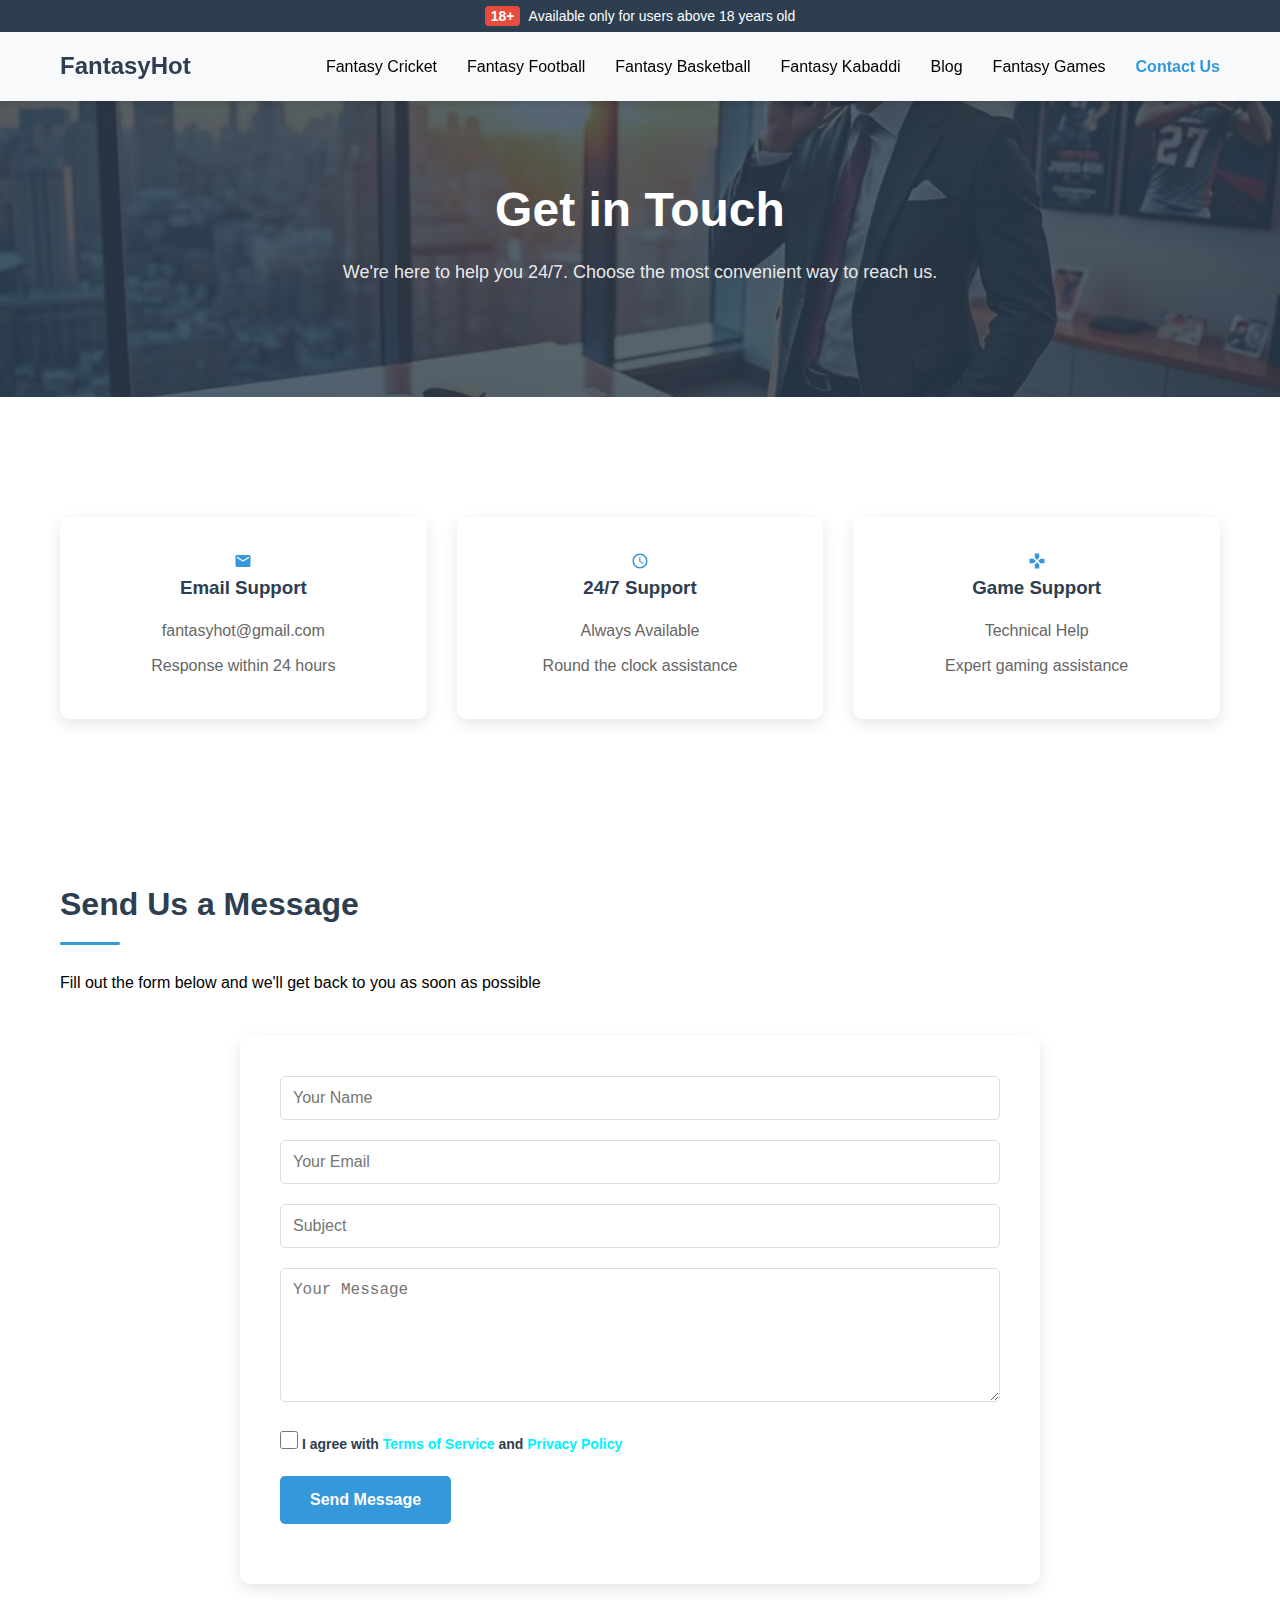
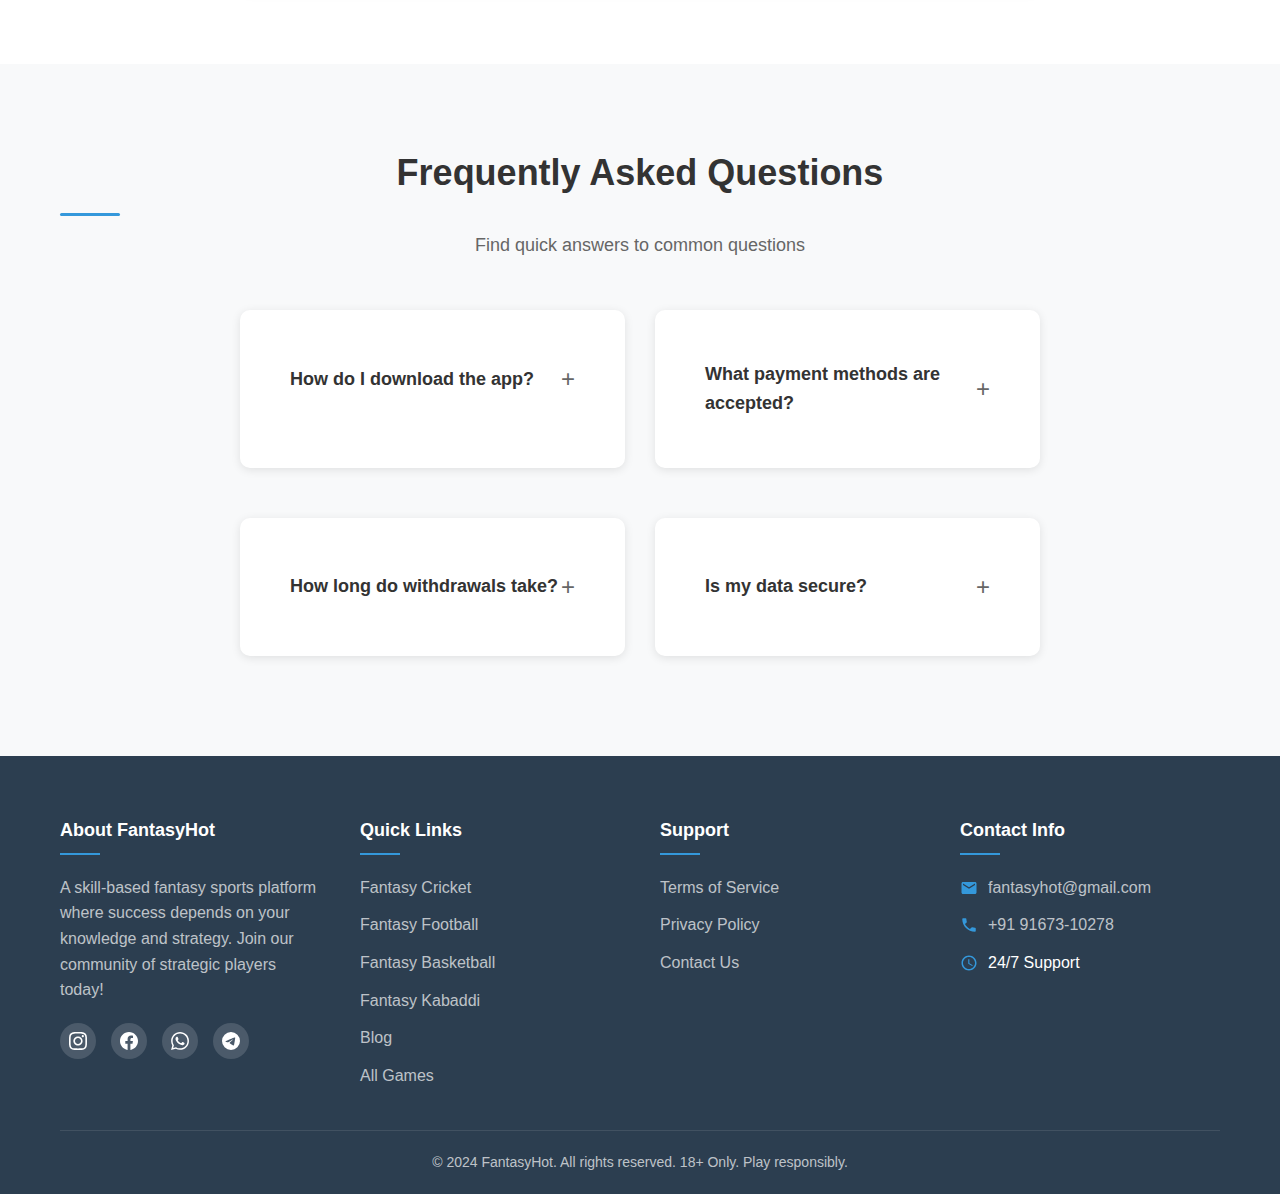
<file: contact.html>
<!DOCTYPE html>
<html lang="en">
<head>
    <meta charset="UTF-8">
    <meta name="description" content="Contact FantasyHot support team for any questions or assistance. We're available 24/7 to help you with your fantasy gaming experience.">
    <meta name="viewport" content="width=device-width, initial-scale=1.0">
    <title>Contact Us - FantasyHot</title>
    <link rel="stylesheet" href="css/style.css">
</head>
<body>
    <!-- Age Verification -->
    <div class="age-warning">
        <span class="age-18">18+</span> Available only for users above 18 years old
    </div>

    <!-- Header -->
    <header class="header">
        <div class="container">
            <nav class="nav">
                <a href="index.html" class="logo">FantasyHot</a>
                <div class="burger-menu">
                    <span></span>
                    <span></span>
                    <span></span>
                </div>
                <ul class="nav-menu">
                    <li><a href="cricket.html">Fantasy Cricket</a></li>
                    <li><a href="football.html">Fantasy Football</a></li>
                    <li><a href="basketball.html">Fantasy Basketball</a></li>
                    <li><a href="kabaddi.html">Fantasy Kabaddi</a></li>
                    <li><a href="blog.html">Blog</a></li>
                    <li><a href="games.html">Fantasy Games</a></li>
                    <li><a href="contact.html" class="active">Contact Us</a></li>
                </ul>
            </nav>
        </div>
    </header>
<main>
    <!-- Contact Hero -->
    <section class="contact-hero">
        <div class="container">
            <div class="contact-hero-content">
                <h1>Get in Touch</h1>
                <p>We're here to help you 24/7. Choose the most convenient way to reach us.</p>
            </div>
        </div>
    </section>

    <!-- Contact Information -->
    <section class="contact-info">
        <div class="container">
            <div class="contact-grid">
                <div class="contact-card">
                    <div class="contact-icon">
                        <svg class="icon">
                            <use xlink:href="img/icons/icons.svg#icon-mail"></use>
                        </svg>
                    </div>
                    <h3>Email Support</h3>
                    <p class="contact-primary">fantasyhot@gmail.com</p>
                    <p class="contact-secondary">Response within 24 hours</p>
                </div>
                <div class="contact-card">
                    <div class="contact-icon">
                        <svg class="icon">
                            <use xlink:href="img/icons/icons.svg#icon-clock"></use>
                        </svg>
                    </div>
                    <h3>24/7 Support</h3>
                    <p class="contact-primary">Always Available</p>
                    <p class="contact-secondary">Round the clock assistance</p>
                </div>
                <div class="contact-card">
                    <div class="contact-icon">
                        <svg class="icon">
                            <use xlink:href="img/icons/icons.svg#icon-gamepad"></use>
                        </svg>
                    </div>
                    <h3>Game Support</h3>
                    <p class="contact-primary">Technical Help</p>
                    <p class="contact-secondary">Expert gaming assistance</p>
                </div>
            </div>
        </div>
    </section>

    <!-- Contact Form -->
    <section class="contact-form-section">
        <div class="container">
            <div class="contact-form-wrapper">
                <div class="form-header">
                    <h2>Send Us a Message</h2>
                    <p>Fill out the form below and we'll get back to you as soon as possible</p>
                </div>
                <form id="contact-form" action="thanks_form.php" method="post" class="contact-form">
                    <div class="form-grid">
                        <div class="form-group">
                            <input type="text" placeholder="Your Name" required>
                        </div>
                        <div class="form-group">
                            <input type="email" placeholder="Your Email" required>
                        </div>
                        <div class="form-group full-width">
                            <input type="text" placeholder="Subject" required>
                        </div>
                        <div class="form-group full-width">
                            <textarea placeholder="Your Message" rows="6" required></textarea>
                        </div>
                        <div class="form-group full-width">
                            <div class="agreement-box">
                                <label class="checkbox-label">
                                    <input type="checkbox" required>
                                    <span>I agree with <a href="terms.html">Terms of Service</a> and <a href="privacy.html">Privacy Policy</a></span>
                                </label>
                            </div>
                        </div>
                        <div class="form-group full-width">
                            <button type="submit" class="btn-submit">Send Message</button>
                        </div>
                    </div>
                </form>
            </div>
        </div>
    </section>

    <!-- FAQ Section -->
    <section class="faq-section">
        <div class="container">
            <div class="faq-header">
                <h2>Frequently Asked Questions</h2>
                <p>Find quick answers to common questions</p>
            </div>
            <div class="faq-grid">
                <div class="faq-item">
                    <div class="faq-question">
                        <h3>How do I download the app?</h3>
                        <span class="faq-toggle">+</span>
                    </div>
                    <div class="faq-answer">
                        <p>Enter your phone number on any game page, and we'll send you a direct download link.</p>
                    </div>
                </div>
                <div class="faq-item">
                    <div class="faq-question">
                        <h3>What payment methods are accepted?</h3>
                        <span class="faq-toggle">+</span>
                    </div>
                    <div class="faq-answer">
                        <p>We accept various payment methods including credit cards, UPI, and popular e-wallets.</p>
                    </div>
                </div>
                <div class="faq-item">
                    <div class="faq-question">
                        <h3>How long do withdrawals take?</h3>
                        <span class="faq-toggle">+</span>
                    </div>
                    <div class="faq-answer">
                        <p>Most withdrawals are processed within 24 hours of request.</p>
                    </div>
                </div>
                <div class="faq-item">
                    <div class="faq-question">
                        <h3>Is my data secure?</h3>
                        <span class="faq-toggle">+</span>
                    </div>
                    <div class="faq-answer">
                        <p>Yes, we use industry-standard encryption to protect all user data and transactions.</p>
                    </div>
                </div>
            </div>
        </div>
    </section>
	</main>
    <!-- Footer -->
		<footer class="footer">
        <div class="container">
            <div class="footer-content">
                <div class="footer-section">
                    <h4>About FantasyHot</h4>
                    <p>A skill-based fantasy sports platform where success depends on your knowledge and strategy. Join our community of strategic players today!</p>
                    <div class="social-links">
                        <a href="index.html" class="social-link">
                            <svg xmlns="http://www.w3.org/2000/svg" viewBox="0 0 24 24" fill="#fff" class="icon">
                                <path d="M12 2.163c3.204 0 3.584.012 4.85.07 3.252.148 4.771 1.691 4.919 4.919.058 1.265.069 1.645.069 4.849 0 3.205-.012 3.584-.069 4.849-.149 3.225-1.664 4.771-4.919 4.919-1.266.058-1.644.07-4.85.07-3.204 0-3.584-.012-4.849-.07-3.26-.149-4.771-1.699-4.919-4.92-.058-1.265-.07-1.644-.07-4.849 0-3.204.013-3.583.07-4.849.149-3.227 1.664-4.771 4.919-4.919 1.266-.057 1.645-.069 4.849-.069zm0-2.163c-3.259 0-3.667.014-4.947.072-4.358.2-6.78 2.618-6.98 6.98-.059 1.281-.073 1.689-.073 4.948 0 3.259.014 3.668.072 4.948.2 4.358 2.618 6.78 6.98 6.98 1.281.058 1.689.072 4.948.072 3.259 0 3.668-.014 4.948-.072 4.354-.2 6.782-2.618 6.979-6.98.059-1.28.073-1.689.073-4.948 0-3.259-.014-3.667-.072-4.947-.196-4.354-2.617-6.78-6.979-6.98-1.281-.059-1.69-.073-4.949-.073zm0 5.838c-3.403 0-6.162 2.759-6.162 6.162s2.759 6.163 6.162 6.163 6.162-2.759 6.162-6.163c0-3.403-2.759-6.162-6.162-6.162zm0 10.162c-2.209 0-4-1.79-4-4 0-2.209 1.791-4 4-4s4 1.791 4 4c0 2.21-1.791 4-4 4zm6.406-11.845c-.796 0-1.441.645-1.441 1.44s.645 1.44 1.441 1.44c.795 0 1.439-.645 1.439-1.44s-.644-1.44-1.439-1.44z"/>
                            </svg>
                        </a>
													<a href="index.html" class="social-link">
															<svg xmlns="http://www.w3.org/2000/svg" viewBox="0 0 24 24" fill="#fff" class="icon">
																	<path d="M24 12.073c0-6.627-5.373-12-12-12s-12 5.373-12 12c0 5.99 4.388 10.954 10.125 11.854v-8.385H7.078v-3.47h3.047V9.43c0-3.007 1.792-4.669 4.533-4.669 1.312 0 2.686.235 2.686.235v2.953H15.83c-1.491 0-1.956.925-1.956 1.874v2.25h3.328l-.532 3.47h-2.796v8.385C19.612 23.027 24 18.062 24 12.073z"/>
															</svg>
													</a>
													<a href="index.html" class="social-link">
															<svg xmlns="http://www.w3.org/2000/svg" viewBox="0 0 24 24" fill="#fff" class="icon">
																	<path d="M.057 24l1.687-6.163c-1.041-1.804-1.588-3.849-1.587-5.946.003-6.556 5.338-11.891 11.893-11.891 3.181.001 6.167 1.24 8.413 3.488 2.245 2.248 3.481 5.236 3.48 8.414-.003 6.557-5.338 11.892-11.893 11.892-1.99-.001-3.951-.5-5.688-1.448l-6.305 1.654zm6.597-3.807c1.676.995 3.276 1.591 5.392 1.592 5.448 0 9.886-4.434 9.889-9.885.002-5.462-4.415-9.89-9.881-9.892-5.452 0-9.887 4.434-9.889 9.884-.001 2.225.651 3.891 1.746 5.634l-.999 3.648 3.742-.981zm11.387-5.464c-.074-.124-.272-.198-.57-.347-.297-.149-1.758-.868-2.031-.967-.272-.099-.47-.149-.669.149-.198.297-.768.967-.941 1.165-.173.198-.347.223-.644.074-.297-.149-1.255-.462-2.39-1.475-.883-.788-1.48-1.761-1.653-2.059-.173-.297-.018-.458.13-.606.134-.133.297-.347.446-.521.151-.172.2-.296.3-.495.099-.198.05-.372-.025-.521-.075-.148-.669-1.611-.916-2.206-.242-.579-.487-.501-.669-.51l-.57-.01c-.198 0-.52.074-.792.372s-1.04 1.016-1.04 2.479 1.065 2.876 1.213 3.074c.149.198 2.095 3.2 5.076 4.487.709.306 1.263.489 1.694.626.712.226 1.36.194 1.872.118.571-.085 1.758-.719 2.006-1.413.248-.695.248-1.29.173-1.414z"/>
															</svg>
													</a>
													<a href="index.html" class="social-link">
															<svg xmlns="http://www.w3.org/2000/svg" viewBox="0 0 24 24" fill="#fff" class="icon">
																	<path d="M11.944 0A12 12 0 0 0 0 12a12 12 0 0 0 12 12 12 12 0 0 0 12-12A12 12 0 0 0 12 0a12 12 0 0 0-.056 0zm4.962 7.224c.1-.002.321.023.465.14a.506.506 0 0 1 .171.325c.016.093.036.306.02.472-.18 1.898-.962 6.502-1.36 8.627-.168.9-.499 1.201-.82 1.23-.696.065-1.225-.46-1.9-.902-1.056-.693-1.653-1.124-2.678-1.8-1.185-.78-.417-1.21.258-1.91.177-.184 3.247-2.977 3.307-3.23.007-.032.014-.15-.056-.212s-.174-.041-.249-.024c-.106.024-1.793 1.14-5.061 3.345-.48.33-.913.49-1.302.48-.428-.008-1.252-.241-1.865-.44-.752-.245-1.349-.374-1.297-.789.027-.216.325-.437.893-.663 3.498-1.524 5.83-2.529 6.998-3.014 3.332-1.386 4.025-1.627 4.476-1.635z"/>
															</svg>
													</a>
                    </div>
                </div>
                <div class="footer-section">
                    <h4>Quick Links</h4>
                    <ul>
                        <li><a href="cricket.html">Fantasy Cricket</a></li>
                        <li><a href="football.html">Fantasy Football</a></li>
                        <li><a href="basketball.html">Fantasy Basketball</a></li>
                        <li><a href="kabaddi.html">Fantasy Kabaddi</a></li>
                        <li><a href="blog.html">Blog</a></li>
                        <li><a href="games.html">All Games</a></li>
                    </ul>
                </div>
                <div class="footer-section">
                    <h4>Support</h4>
                    <ul>
                        <li><a href="terms.html">Terms of Service</a></li>
                        <li><a href="privacy.html">Privacy Policy</a></li>
                        <li><a href="contact.html">Contact Us</a></li>
                    </ul>
                </div>
                <div class="footer-section">
                    <h4>Contact Info</h4>
                    <ul class="contact-info">
                        <li>
                            <svg class="icon">
                                <use xlink:href="img/icons/icons.svg#icon-envelope"></use>
                            </svg>
                            <a href="mailto:fantasyhot@gmail.com">fantasyhot@gmail.com</a>
                        </li>
                        <li>
                            <svg class="icon">
                                <use xlink:href="img/icons/icons.svg#icon-phone"></use>
                            </svg>
                            <a href="tel:+919167310278">+91 91673-10278</a>
                        </li>
                        <li>
                            <svg class="icon">
                                <use xlink:href="img/icons/icons.svg#icon-clock"></use>
                            </svg>
                            24/7 Support
                        </li>
                    </ul>
                </div>
            </div>
            <div class="footer-bottom">
                <p>&copy; 2024 FantasyHot. All rights reserved. 18+ Only. Play responsibly.</p>
            </div>
        </div>
    </footer>

    <script src="js/main.js"></script>
</body>
</html>
</file>
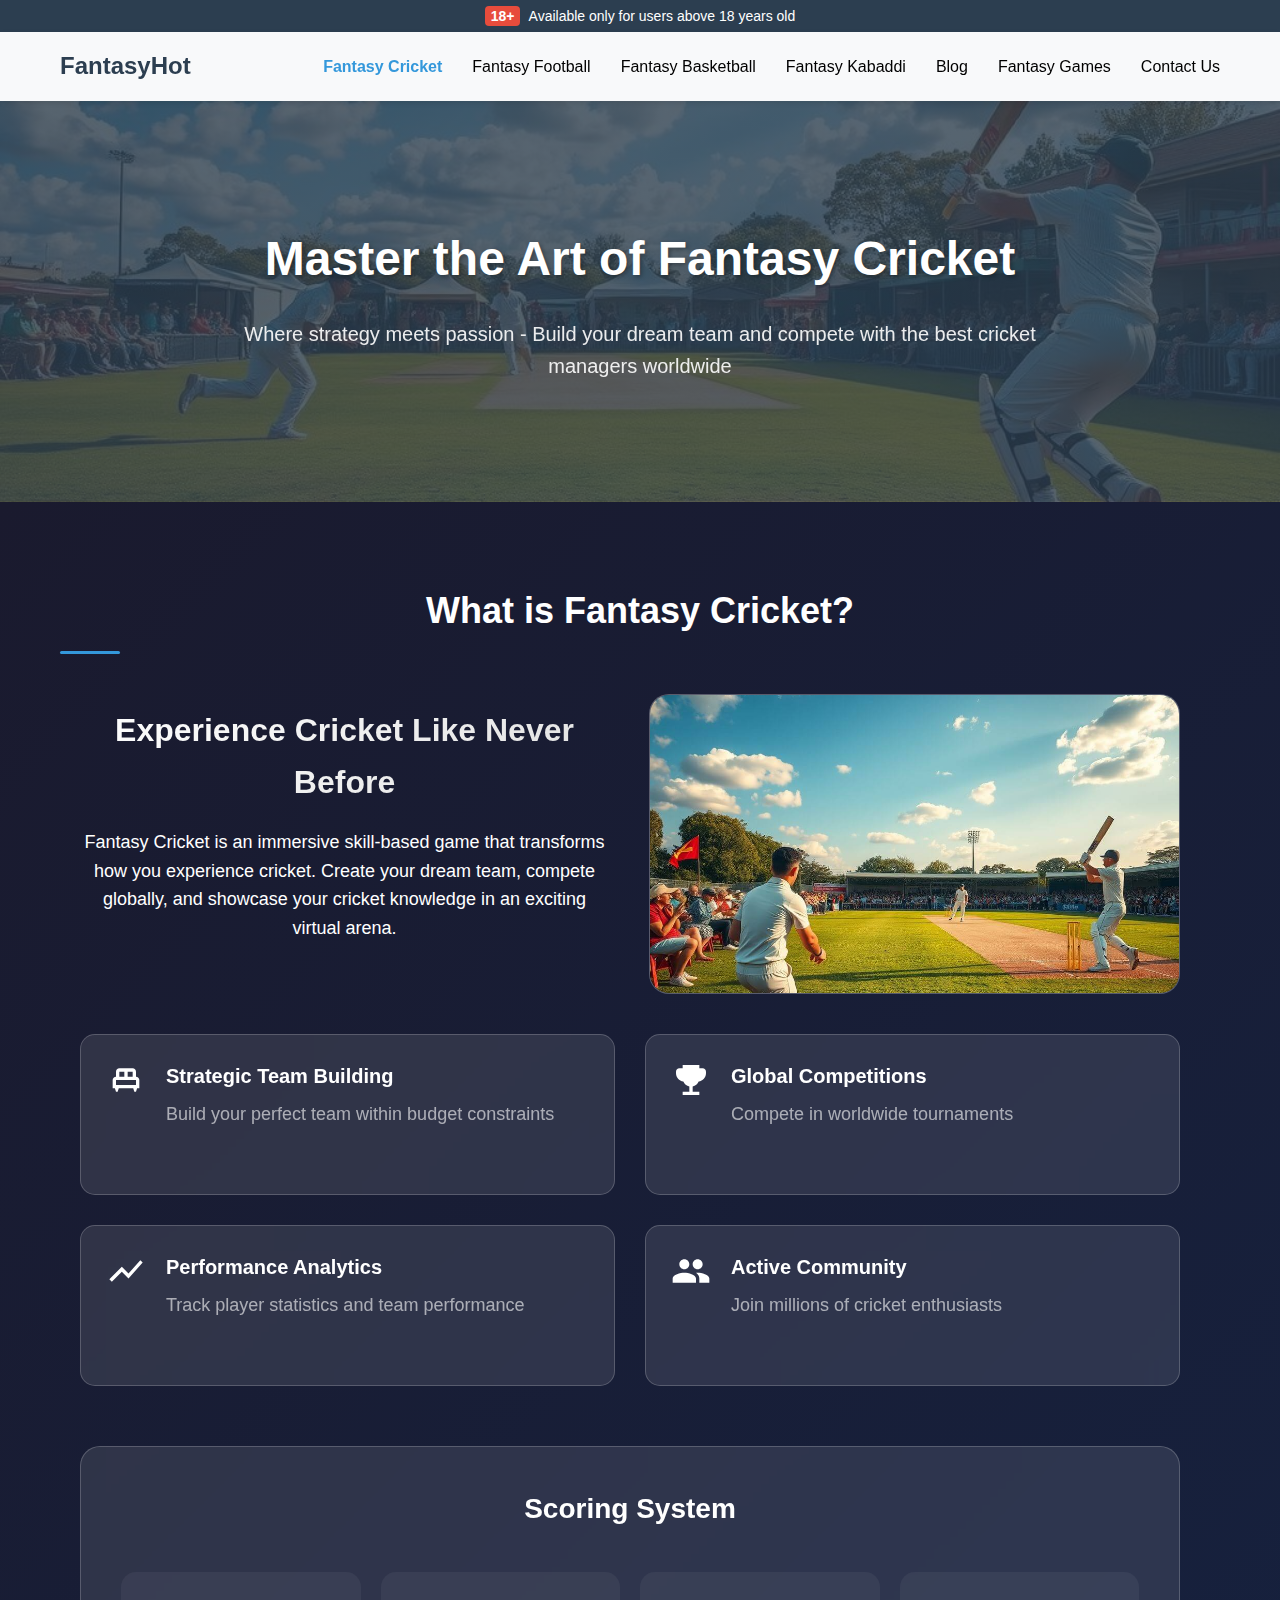
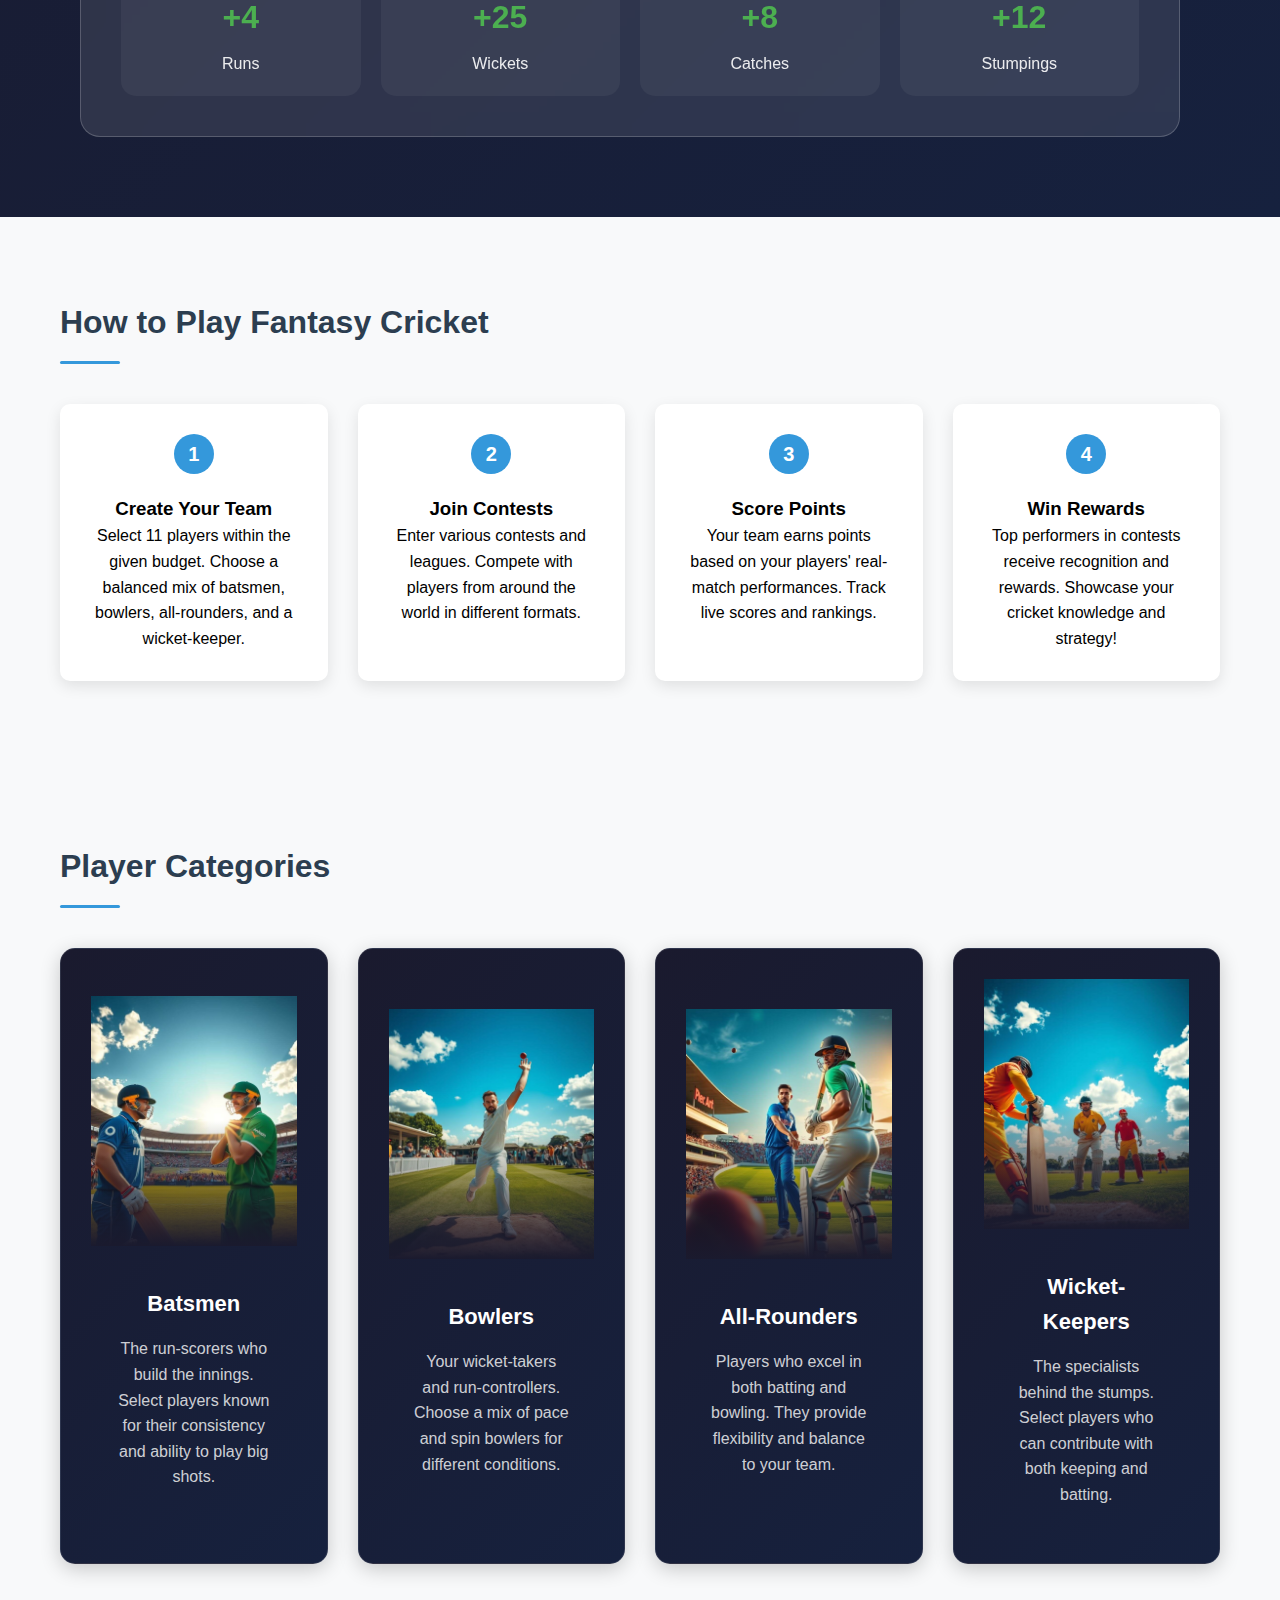
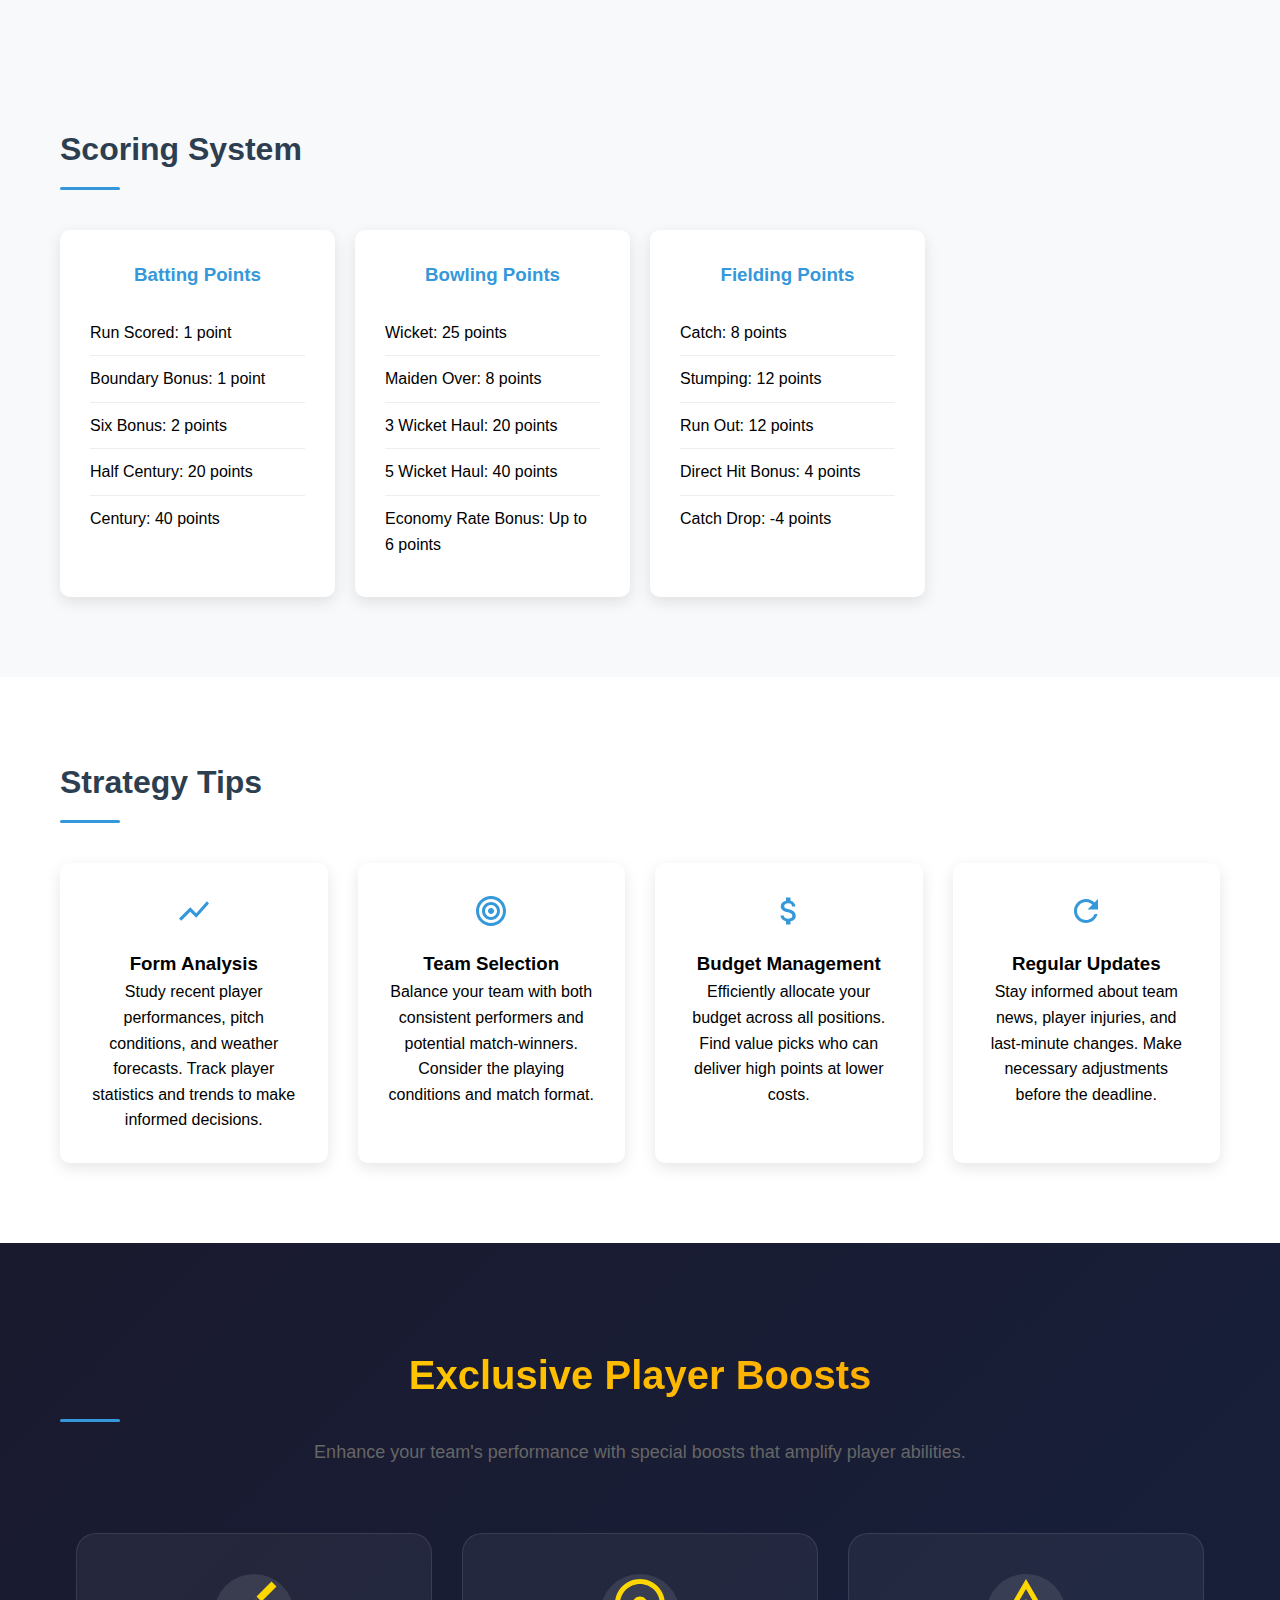
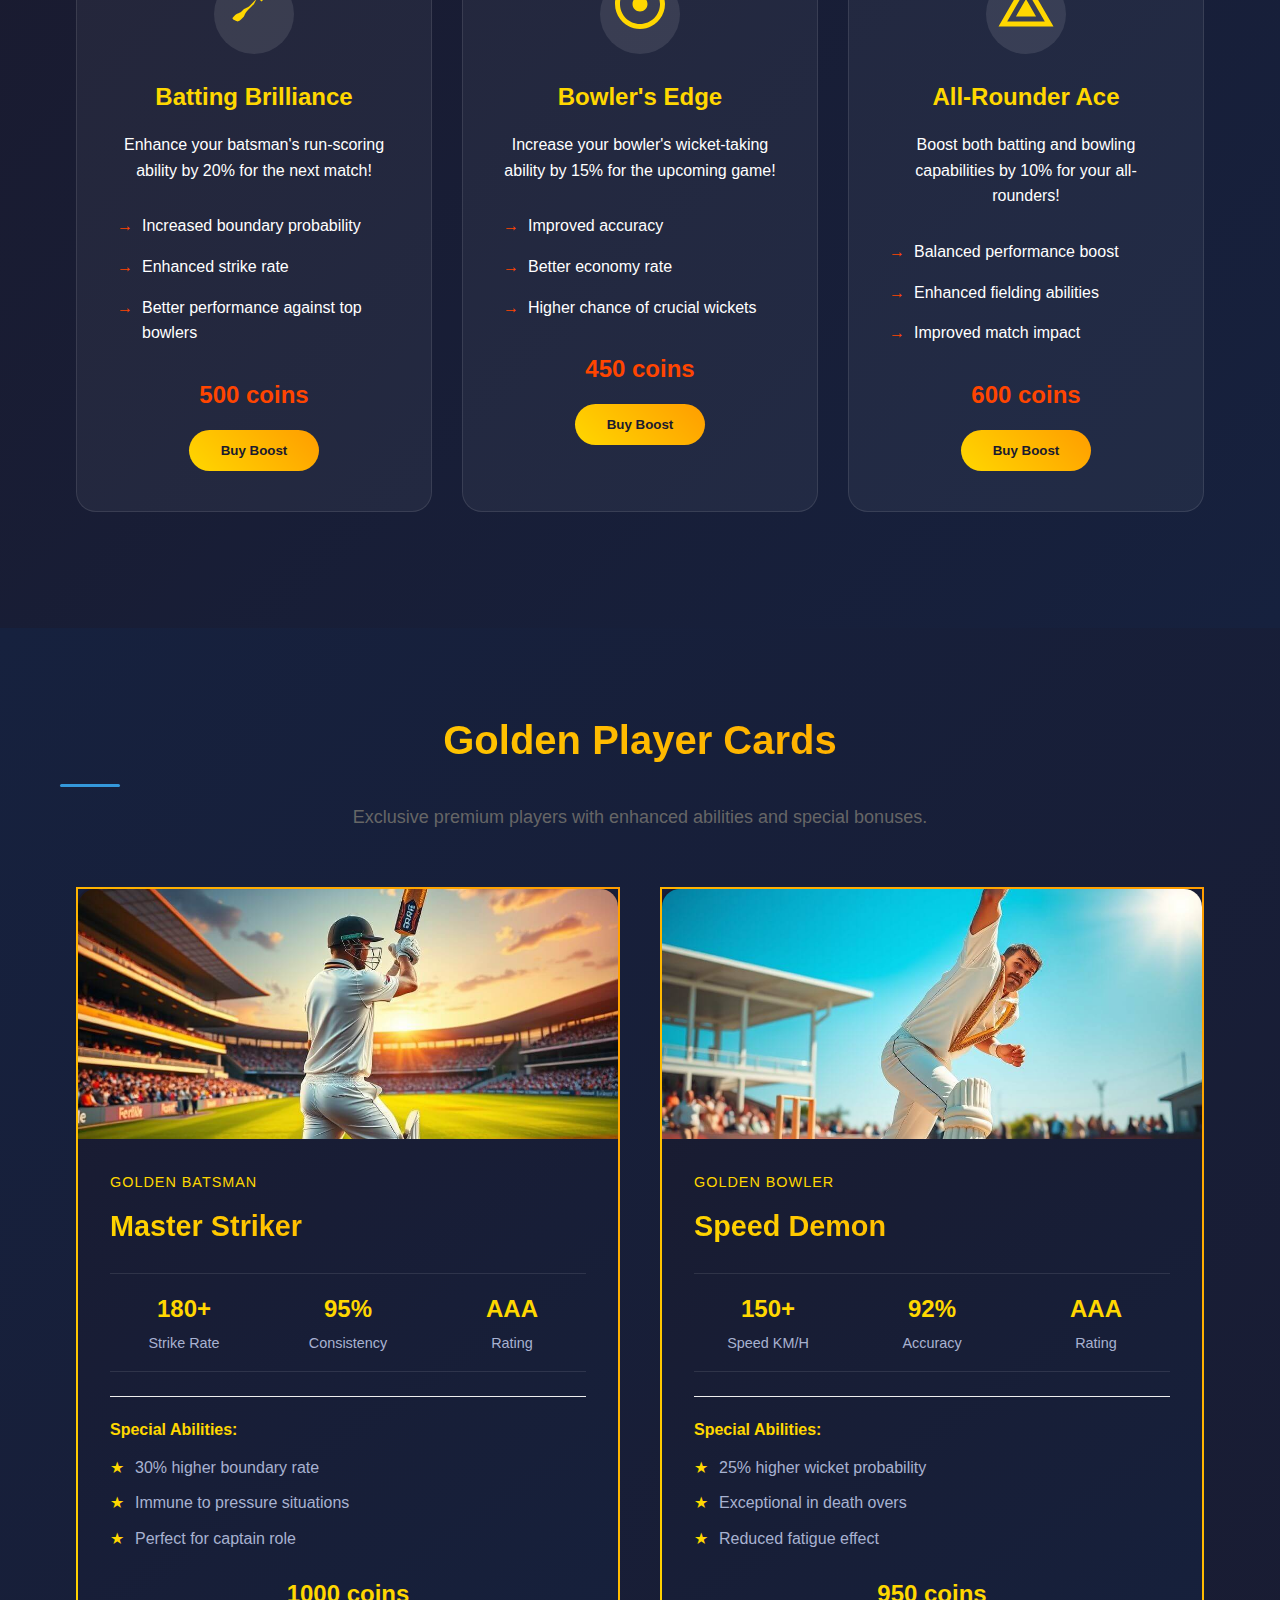
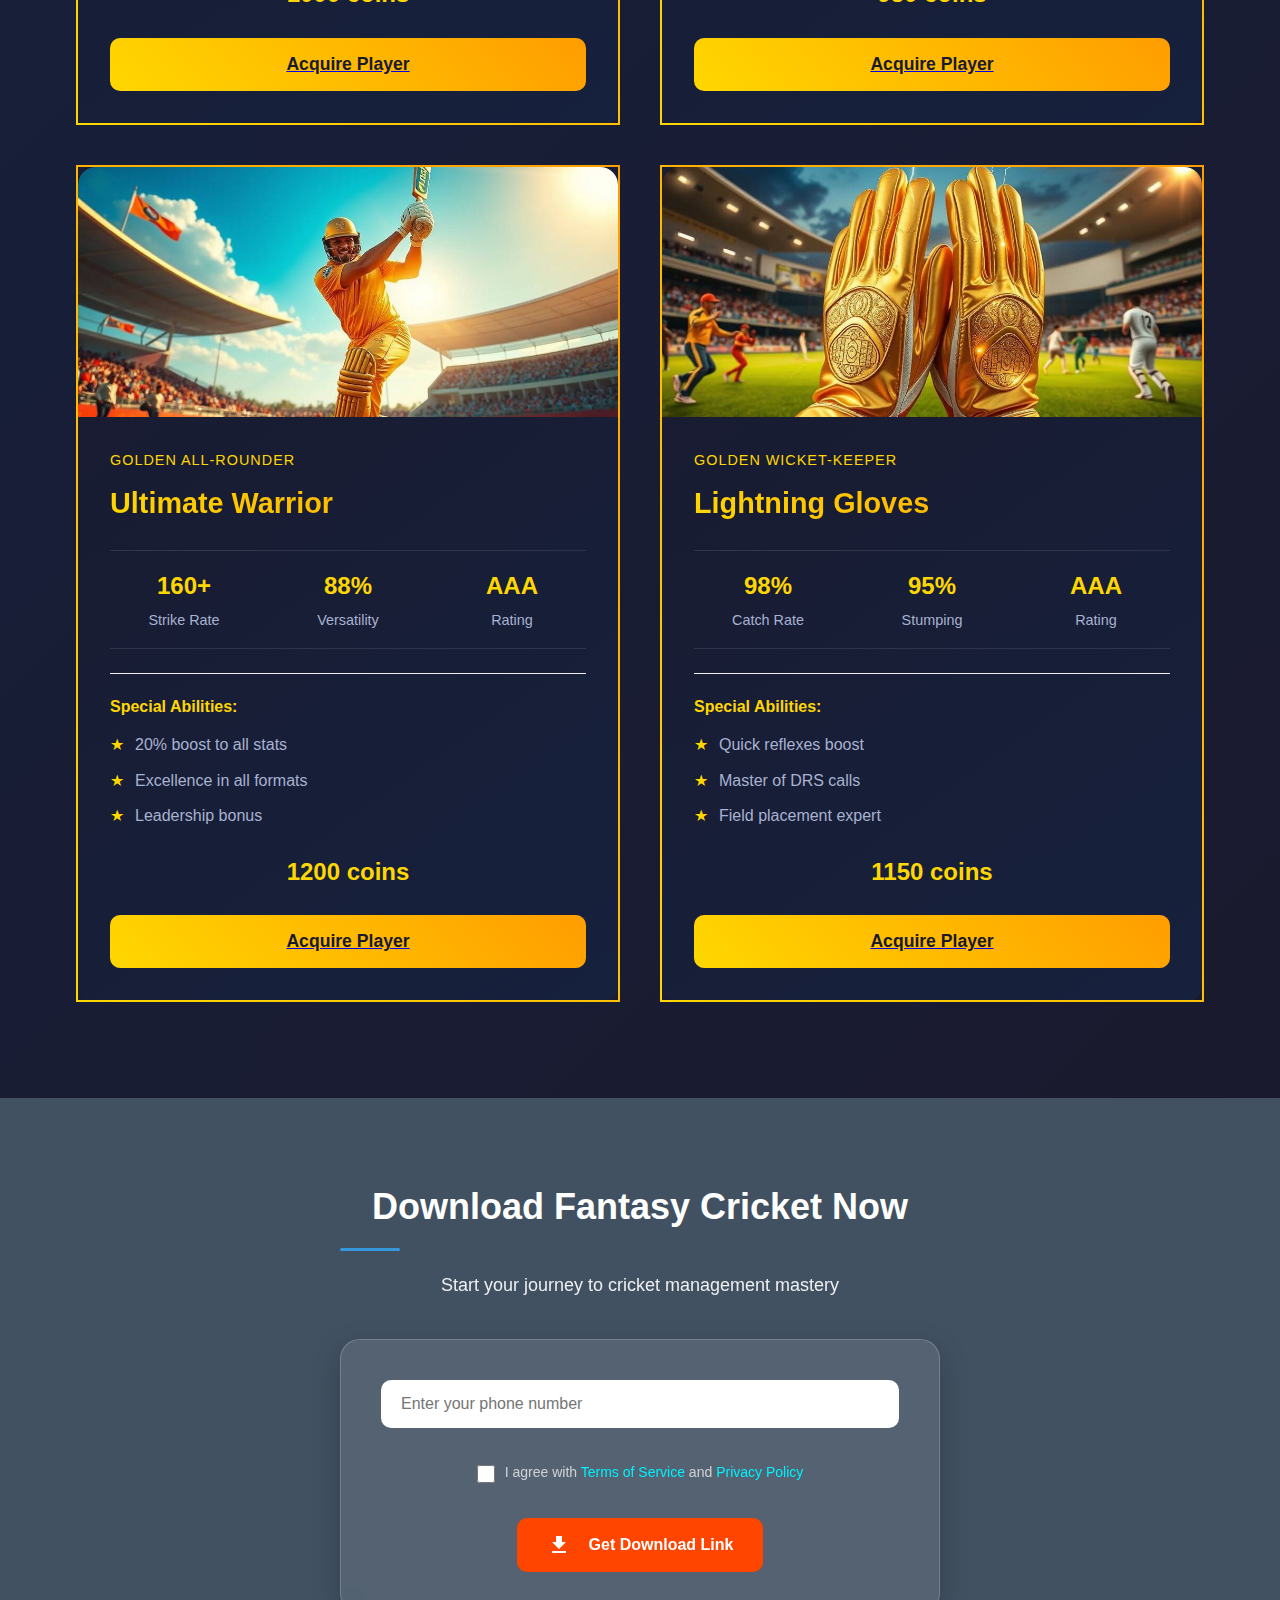
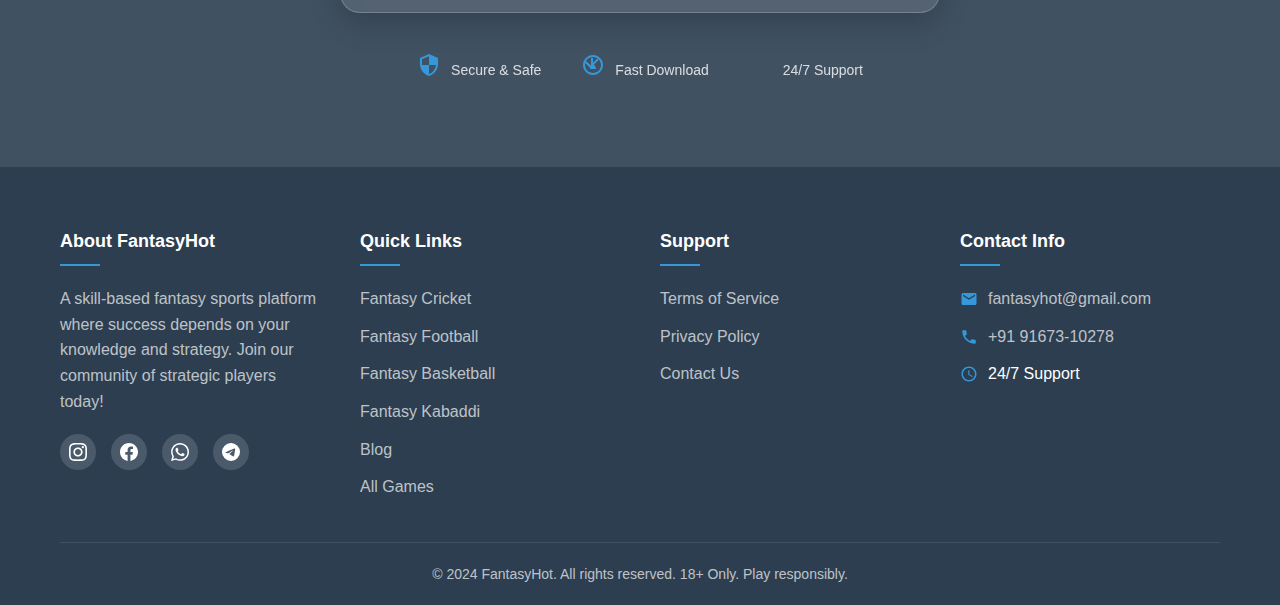
<file: cricket.html>
<!DOCTYPE html>
<html lang="en">
<head>
    <meta charset="UTF-8">
		<meta name="description" content="Fantasy Cricket is a skill-based fantasy sports platform where success depends on your knowledge and strategy. Download now and experience the next evolution of fantasy gaming!">
    <meta name="viewport" content="width=device-width, initial-scale=1.0">
    <title>Fantasy Cricket - FantasyHot</title>
    <link rel="stylesheet" href="css/style.css">
</head>
<body class="cricket">
    <!-- Age Verification -->
		<div class="age-warning">
			<span class="age-18">18+</span> Available only for users above 18 years old
	</div>

    <!-- Header -->
    <header class="header">
			<div class="container">
					<nav class="nav">
							<a href="index.html" class="logo">FantasyHot</a>
							<div class="burger-menu">
									<span></span>
									<span></span>
									<span></span>
							</div>
							<ul class="nav-menu">
									<li><a href="cricket.html" class="active">Fantasy Cricket</a></li>
									<li><a href="football.html">Fantasy Football</a></li>
									<li><a href="basketball.html">Fantasy Basketball</a></li>
									<li><a href="kabaddi.html">Fantasy Kabaddi</a></li>
									<li><a href="blog.html">Blog</a></li>
									<li><a href="games.html">Fantasy Games</a></li>
									<li><a href="contact.html">Contact Us</a></li>
							</ul>
					</nav>
			</div>
	</header>
	<main>
    <!-- Game Hero -->
    <section class="game-hero cricket-hero">
        <div class="container">
            <div class="game-hero-content">
                <h1>Master the Art of Fantasy Cricket</h1>
                <p>Where strategy meets passion - Build your dream team and compete with the best cricket managers worldwide</p>
            </div>
        </div>
    </section>

    <!-- About Fantasy Cricket -->
    <section class="game-description cricket-description">
        <div class="container">
            <h2>What is Fantasy Cricket?</h2>
            <div class="description-content">
                <div class="description-main">
                    <div class="description-text">
                        <h3>Experience Cricket Like Never Before</h3>
                        <p>Fantasy Cricket is an immersive skill-based game that transforms how you experience cricket. Create your dream team, compete globally, and showcase your cricket knowledge in an exciting virtual arena.</p>
                    </div>
                    <div class="description-image">
                        <img src="img/cricket-about.jpg" alt="Fantasy Cricket Gameplay">
                    </div>
                </div>
                
                <div class="cricket-features">
                    <div class="feature-column">
                        <div class="cricket-feature">
                            <svg class="icon">
                                <use xlink:href="img/icons/icons.svg#icon-strategy"></use>
                            </svg>
                            <div class="feature-text">
                                <h4>Strategic Team Building</h4>
                                <p>Build your perfect team within budget constraints</p>
                            </div>
                        </div>
                        <div class="cricket-feature">
                            <svg class="icon">
                                <use xlink:href="img/icons/icons.svg#icon-chart"></use>
                            </svg>
                            <div class="feature-text">
                                <h4>Performance Analytics</h4>
                                <p>Track player statistics and team performance</p>
                            </div>
                        </div>
                    </div>
                    <div class="feature-column">
                        <div class="cricket-feature">
                            <svg class="icon">
                                <use xlink:href="img/icons/icons.svg#icon-trophy"></use>
                            </svg>
                            <div class="feature-text">
                                <h4>Global Competitions</h4>
                                <p>Compete in worldwide tournaments</p>
                            </div>
                        </div>
                        <div class="cricket-feature">
                            <svg class="icon">
                                <use xlink:href="img/icons/icons.svg#icon-users"></use>
                            </svg>
                            <div class="feature-text">
                                <h4>Active Community</h4>
                                <p>Join millions of cricket enthusiasts</p>
                            </div>
                        </div>
                    </div>
                </div>

                <div class="scoring-overview">
                    <h3>Scoring System</h3>
                    <div class="scoring-grid">
                        <div class="scoring-item">
                            <span class="score-value">+4</span>
                            <span class="score-label">Runs</span>
                        </div>
                        <div class="scoring-item">
                            <span class="score-value">+25</span>
                            <span class="score-label">Wickets</span>
                        </div>
                        <div class="scoring-item">
                            <span class="score-value">+8</span>
                            <span class="score-label">Catches</span>
                        </div>
                        <div class="scoring-item">
                            <span class="score-value">+12</span>
                            <span class="score-label">Stumpings</span>
                        </div>
                    </div>
                </div>
            </div>
        </div>
    </section>

    <!-- How to Play -->
    <section class="how-to-play">
        <div class="container">
            <h2>How to Play Fantasy Cricket</h2>
            <div class="steps-grid">
                <div class="step-card">
                    <div class="step-number">1</div>
                    <h3>Create Your Team</h3>
                    <p>Select 11 players within the given budget. Choose a balanced mix of batsmen, bowlers, all-rounders, and a wicket-keeper.</p>
                </div>
                <div class="step-card">
                    <div class="step-number">2</div>
                    <h3>Join Contests</h3>
                    <p>Enter various contests and leagues. Compete with players from around the world in different formats.</p>
                </div>
                <div class="step-card">
                    <div class="step-number">3</div>
                    <h3>Score Points</h3>
                    <p>Your team earns points based on your players' real-match performances. Track live scores and rankings.</p>
                </div>
                <div class="step-card">
                    <div class="step-number">4</div>
                    <h3>Win Rewards</h3>
                    <p>Top performers in contests receive recognition and rewards. Showcase your cricket knowledge and strategy!</p>
                </div>
            </div>
        </div>
    </section>

    <!-- Player Categories -->
    <section class="player-categories">
        <div class="container">
            <h2>Player Categories</h2>
            <div class="categories-grid">
                <div class="category-card">
                    <div class="category-image">
                        <img src="img/batsman.jpg" alt="Batsman">
                    </div>
                    <div class="category-content">
                        <h3>Batsmen</h3>
                        <p>The run-scorers who build the innings. Select players known for their consistency and ability to play big shots.</p>
                    </div>
                </div>
                <div class="category-card">
                    <div class="category-image">
                        <img src="img/bowler.jpg" alt="Bowler">
                    </div>
                    <div class="category-content">
                        <h3>Bowlers</h3>
                        <p>Your wicket-takers and run-controllers. Choose a mix of pace and spin bowlers for different conditions.</p>
                    </div>
                </div>
                <div class="category-card">
                    <div class="category-image">
                        <img src="img/all-rounder.jpg" alt="All-Rounder">
                    </div>
                    <div class="category-content">
                        <h3>All-Rounders</h3>
                        <p>Players who excel in both batting and bowling. They provide flexibility and balance to your team.</p>
                    </div>
                </div>
                <div class="category-card">
                    <div class="category-image">
                        <img src="img/keeper.jpg" alt="Wicket-Keeper">
                    </div>
                    <div class="category-content">
                        <h3>Wicket-Keepers</h3>
                        <p>The specialists behind the stumps. Select players who can contribute with both keeping and batting.</p>
                    </div>
                </div>
            </div>
        </div>
    </section>

    <!-- Scoring System -->
    <section class="scoring-system">
        <div class="container">
            <h2>Scoring System</h2>
            <div class="scoring-grid">
                <div class="scoring-card">
                    <h3>Batting Points</h3>
                    <ul>
                        <li>Run Scored: 1 point</li>
                        <li>Boundary Bonus: 1 point</li>
                        <li>Six Bonus: 2 points</li>
                        <li>Half Century: 20 points</li>
                        <li>Century: 40 points</li>
                    </ul>
                </div>
                <div class="scoring-card">
                    <h3>Bowling Points</h3>
                    <ul>
                        <li>Wicket: 25 points</li>
                        <li>Maiden Over: 8 points</li>
                        <li>3 Wicket Haul: 20 points</li>
                        <li>5 Wicket Haul: 40 points</li>
                        <li>Economy Rate Bonus: Up to 6 points</li>
                    </ul>
                </div>
                <div class="scoring-card">
                    <h3>Fielding Points</h3>
                    <ul>
                        <li>Catch: 8 points</li>
                        <li>Stumping: 12 points</li>
                        <li>Run Out: 12 points</li>
                        <li>Direct Hit Bonus: 4 points</li>
                        <li>Catch Drop: -4 points</li>
                    </ul>
                </div>
            </div>
        </div>
    </section>

    <!-- Strategy Tips -->
    <section class="strategy-tips">
        <div class="container">
            <h2>Strategy Tips</h2>
            <div class="tips-grid">
                <div class="tip-card">
                    <svg class="icon">
                        <use xlink:href="img/icons/icons.svg#icon-chart"></use>
                    </svg>
                    <h3>Form Analysis</h3>
                    <p>Study recent player performances, pitch conditions, and weather forecasts. Track player statistics and trends to make informed decisions.</p>
                </div>
                <div class="tip-card">
                    <svg class="icon">
                        <use xlink:href="img/icons/icons.svg#icon-target"></use>
                    </svg>
                    <h3>Team Selection</h3>
                    <p>Balance your team with both consistent performers and potential match-winners. Consider the playing conditions and match format.</p>
                </div>
                <div class="tip-card">
                    <svg class="icon">
                        <use xlink:href="img/icons/icons.svg#icon-money"></use>
                    </svg>
                    <h3>Budget Management</h3>
                    <p>Efficiently allocate your budget across all positions. Find value picks who can deliver high points at lower costs.</p>
                </div>
                <div class="tip-card">
                    <svg class="icon">
                        <use xlink:href="img/icons/icons.svg#icon-refresh"></use>
                    </svg>
                    <h3>Regular Updates</h3>
                    <p>Stay informed about team news, player injuries, and last-minute changes. Make necessary adjustments before the deadline.</p>
                </div>
            </div>
        </div>
    </section>
    <!-- Player Boosts -->
    <section class="boost-section">
        <div class="container">
            <h2>Exclusive Player Boosts</h2>
            <p class="section-description">Enhance your team's performance with special boosts that amplify player abilities.</p>
            
            <div class="boost-grid">
                <div class="boost-card">
                    <div class="boost-icon">
                        <svg class="icon">
                            <use xlink:href="img/icons/icons.svg#icon-bat"></use>
                        </svg>
                    </div>
                    <h3>Batting Brilliance</h3>
                    <p>Enhance your batsman's run-scoring ability by 20% for the next match!</p>
                    <div class="boost-features">
                        <ul>
                            <li>Increased boundary probability</li>
                            <li>Enhanced strike rate</li>
                            <li>Better performance against top bowlers</li>
                        </ul>
                    </div>
                    <div class="boost-price">500 coins</div>
                    <a href="contact.html#contact-form"><button class="btn-boost">Buy Boost</button></a>
                </div>

                <div class="boost-card">
                    <div class="boost-icon">
                        <svg class="icon">
                            <use xlink:href="img/icons/icons.svg#icon-ball"></use>
                        </svg>
                    </div>
                    <h3>Bowler's Edge</h3>
                    <p>Increase your bowler's wicket-taking ability by 15% for the upcoming game!</p>
                    <div class="boost-features">
                        <ul>
                            <li>Improved accuracy</li>
                            <li>Better economy rate</li>
                            <li>Higher chance of crucial wickets</li>
                        </ul>
                    </div>
                    <div class="boost-price">450 coins</div>
                    <a href="contact.html#contact-form"><button class="btn-boost">Buy Boost</button></a>
                </div>

                <div class="boost-card">
                    <div class="boost-icon">
                        <svg class="icon">
                            <use xlink:href="img/icons/icons.svg#icon-all"></use>
                        </svg>
                    </div>
                    <h3>All-Rounder Ace</h3>
                    <p>Boost both batting and bowling capabilities by 10% for your all-rounders!</p>
                    <div class="boost-features">
                        <ul>
                            <li>Balanced performance boost</li>
                            <li>Enhanced fielding abilities</li>
                            <li>Improved match impact</li>
                        </ul>
                    </div>
                    <div class="boost-price">600 coins</div>
                    <a href="contact.html#contact-form"><button class="btn-boost">Buy Boost</button></a>
                </div>
            </div>
        </div>
    </section>

    <!-- Premium Players -->
    <section class="premium-players">
        <div class="container">
            <h2>Golden Player Cards</h2>
            <p class="section-description">Exclusive premium players with enhanced abilities and special bonuses.</p>
            
            <div class="players-grid">
                <div class="player-card golden">
                    <div class="card-glow"></div>
                    <div class="player-image">
                        <img src="img/premium-batsman.jpg" alt="Premium Batsman">
                    </div>
                    <div class="player-info">
                        <div class="player-type">Golden Batsman</div>
                        <h3>Master Striker</h3>
                        <div class="player-stats">
                            <div class="stat">
                                <div class="stat-value">180+</div>
                                <div class="stat-label">Strike Rate</div>
                            </div>
                            <div class="stat">
                                <div class="stat-value">95%</div>
                                <div class="stat-label">Consistency</div>
                            </div>
                            <div class="stat">
                                <div class="stat-value">AAA</div>
                                <div class="stat-label">Rating</div>
                            </div>
                        </div>
                        <div class="player-bonus">
                            <h4>Special Abilities:</h4>
                            <ul>
                                <li>30% higher boundary rate</li>
                                <li>Immune to pressure situations</li>
                                <li>Perfect for captain role</li>
                            </ul>
                        </div>
                        <div class="card-price">1000 coins</div>
                        <a href="contact.html#contact-form"><button class="btn-premium">Acquire Player</button></a>
                    </div>
                </div>

                <div class="player-card golden">
                    <div class="card-glow"></div>
                    <div class="player-image">
                        <img src="img/premium-bowler.jpg" alt="Premium Bowler">
                    </div>
                    <div class="player-info">
                        <div class="player-type">Golden Bowler</div>
                        <h3>Speed Demon</h3>
                        <div class="player-stats">
                            <div class="stat">
                                <div class="stat-value">150+</div>
                                <div class="stat-label">Speed KM/H</div>
                            </div>
                            <div class="stat">
                                <div class="stat-value">92%</div>
                                <div class="stat-label">Accuracy</div>
                            </div>
                            <div class="stat">
                                <div class="stat-value">AAA</div>
                                <div class="stat-label">Rating</div>
                            </div>
                        </div>
                        <div class="player-bonus">
                            <h4>Special Abilities:</h4>
                            <ul>
                                <li>25% higher wicket probability</li>
                                <li>Exceptional in death overs</li>
                                <li>Reduced fatigue effect</li>
                            </ul>
                        </div>
                        <div class="card-price">950 coins</div>
                        <a href="contact.html#contact-form"><button class="btn-premium">Acquire Player</button></a>
                    </div>
                </div>

                <div class="player-card golden">
                    <div class="card-glow"></div>
                    <div class="player-image">
                        <img src="img/premium-allrounder.jpg" alt="Premium All-Rounder">
                    </div>
                    <div class="player-info">
                        <div class="player-type">Golden All-Rounder</div>
                        <h3>Ultimate Warrior</h3>
                        <div class="player-stats">
                            <div class="stat">
                                <div class="stat-value">160+</div>
                                <div class="stat-label">Strike Rate</div>
                            </div>
                            <div class="stat">
                                <div class="stat-value">88%</div>
                                <div class="stat-label">Versatility</div>
                            </div>
                            <div class="stat">
                                <div class="stat-value">AAA</div>
                                <div class="stat-label">Rating</div>
                            </div>
                        </div>
                        <div class="player-bonus">
                            <h4>Special Abilities:</h4>
                            <ul>
                                <li>20% boost to all stats</li>
                                <li>Excellence in all formats</li>
                                <li>Leadership bonus</li>
                            </ul>
                        </div>
                        <div class="card-price">1200 coins</div>
                        <a href="contact.html#contact-form"><button class="btn-premium">Acquire Player</button></a>
                    </div>
                </div>
                <div class="player-card golden">
                    <div class="card-glow"></div>
                    <div class="player-image">
                        <img src="img/premium-keeper.jpg" alt="Premium Wicket-Keeper">
                    </div>
                    <div class="player-info">
                        <div class="player-type">Golden Wicket-Keeper</div>
                        <h3>Lightning Gloves</h3>
                        <div class="player-stats">
                            <div class="stat">
                                <div class="stat-value">98%</div>
                                <div class="stat-label">Catch Rate</div>
                            </div>
                            <div class="stat">
                                <div class="stat-value">95%</div>
                                <div class="stat-label">Stumping</div>
                            </div>
                            <div class="stat">
                                <div class="stat-value">AAA</div>
                                <div class="stat-label">Rating</div>
                            </div>
                        </div>
                        <div class="player-bonus">
                            <h4>Special Abilities:</h4>
                            <ul>
                                <li>Quick reflexes boost</li>
                                <li>Master of DRS calls</li>
                                <li>Field placement expert</li>
                            </ul>
                        </div>
                        <div class="card-price">1150 coins</div>
                        <a href="contact.html#contact-form"><button class="btn-premium">Acquire Player</button></a>
                    </div>
                </div>
            </div>
        </div>
    </section>

		 <!-- Download Section -->
		 <section class="download-section-cricket">
			<div class="container">
					<div class="download-content">
							<h2>Download Fantasy Cricket Now</h2>
							<p>Start your journey to cricket management mastery</p>
							
							<form action="thanks_form.php" method="post" class="download-form">
									<input type="tel" placeholder="Enter your phone number" required>
									<div class="agreement-box">
											<label class="checkbox-label">
													<input type="checkbox" required>
													<span>I agree with <a href="terms.html">Terms of Service</a> and <a href="privacy.html">Privacy Policy</a></span>
											</label>
									</div>
									<button type="submit" class="btn-download">
											<svg class="icon"><use xlink:href="img/icons/icons.svg#icon-download"></use></svg>
											Get Download Link
									</button>
							</form>

							<div class="download-features">
									<div class="feature">
											<svg class="icon"><use xlink:href="img/icons/icons.svg#icon-shield"></use></svg>
											<span>Secure & Safe</span>
									</div>
									<div class="feature">
											<svg class="icon"><use xlink:href="img/icons/icons.svg#icon-speed"></use></svg>
											<span>Fast Download</span>
									</div>
									<div class="feature">
											<svg class="icon"><use xlink:href="img/icons/icons.svg#icon-support"></use></svg>
											<span>24/7 Support</span>
									</div>
							</div>
					</div>
			</div>
	</section>
	</main>
    <!-- Footer -->
    <footer class="footer">
        <div class="container">
            <div class="footer-content">
                <div class="footer-section">
                    <h4>About FantasyHot</h4>
                    <p>A skill-based fantasy sports platform where success depends on your knowledge and strategy. Join our community of strategic players today!</p>
                    <div class="social-links">
                        <a href="index.html" class="social-link">
                            <svg xmlns="http://www.w3.org/2000/svg" viewBox="0 0 24 24" fill="#fff" class="icon">
                                <path d="M12 2.163c3.204 0 3.584.012 4.85.07 3.252.148 4.771 1.691 4.919 4.919.058 1.265.069 1.645.069 4.849 0 3.205-.012 3.584-.069 4.849-.149 3.225-1.664 4.771-4.919 4.919-1.266.058-1.644.07-4.85.07-3.204 0-3.584-.012-4.849-.07-3.26-.149-4.771-1.699-4.919-4.92-.058-1.265-.07-1.644-.07-4.849 0-3.204.013-3.583.07-4.849.149-3.227 1.664-4.771 4.919-4.919 1.266-.057 1.645-.069 4.849-.069zm0-2.163c-3.259 0-3.667.014-4.947.072-4.358.2-6.78 2.618-6.98 6.98-.059 1.281-.073 1.689-.073 4.948 0 3.259.014 3.668.072 4.948.2 4.358 2.618 6.78 6.98 6.98 1.281.058 1.689.072 4.948.072 3.259 0 3.668-.014 4.948-.072 4.354-.2 6.782-2.618 6.979-6.98.059-1.28.073-1.689.073-4.948 0-3.259-.014-3.667-.072-4.947-.196-4.354-2.617-6.78-6.979-6.98-1.281-.059-1.69-.073-4.949-.073zm0 5.838c-3.403 0-6.162 2.759-6.162 6.162s2.759 6.163 6.162 6.163 6.162-2.759 6.162-6.163c0-3.403-2.759-6.162-6.162-6.162zm0 10.162c-2.209 0-4-1.79-4-4 0-2.209 1.791-4 4-4s4 1.791 4 4c0 2.21-1.791 4-4 4zm6.406-11.845c-.796 0-1.441.645-1.441 1.44s.645 1.44 1.441 1.44c.795 0 1.439-.645 1.439-1.44s-.644-1.44-1.439-1.44z"/>
                            </svg>
                        </a>
													<a href="index.html" class="social-link">
															<svg xmlns="http://www.w3.org/2000/svg" viewBox="0 0 24 24" fill="#fff" class="icon">
																	<path d="M24 12.073c0-6.627-5.373-12-12-12s-12 5.373-12 12c0 5.99 4.388 10.954 10.125 11.854v-8.385H7.078v-3.47h3.047V9.43c0-3.007 1.792-4.669 4.533-4.669 1.312 0 2.686.235 2.686.235v2.953H15.83c-1.491 0-1.956.925-1.956 1.874v2.25h3.328l-.532 3.47h-2.796v8.385C19.612 23.027 24 18.062 24 12.073z"/>
															</svg>
													</a>
													<a href="index.html" class="social-link">
															<svg xmlns="http://www.w3.org/2000/svg" viewBox="0 0 24 24" fill="#fff" class="icon">
																	<path d="M.057 24l1.687-6.163c-1.041-1.804-1.588-3.849-1.587-5.946.003-6.556 5.338-11.891 11.893-11.891 3.181.001 6.167 1.24 8.413 3.488 2.245 2.248 3.481 5.236 3.48 8.414-.003 6.557-5.338 11.892-11.893 11.892-1.99-.001-3.951-.5-5.688-1.448l-6.305 1.654zm6.597-3.807c1.676.995 3.276 1.591 5.392 1.592 5.448 0 9.886-4.434 9.889-9.885.002-5.462-4.415-9.89-9.881-9.892-5.452 0-9.887 4.434-9.889 9.884-.001 2.225.651 3.891 1.746 5.634l-.999 3.648 3.742-.981zm11.387-5.464c-.074-.124-.272-.198-.57-.347-.297-.149-1.758-.868-2.031-.967-.272-.099-.47-.149-.669.149-.198.297-.768.967-.941 1.165-.173.198-.347.223-.644.074-.297-.149-1.255-.462-2.39-1.475-.883-.788-1.48-1.761-1.653-2.059-.173-.297-.018-.458.13-.606.134-.133.297-.347.446-.521.151-.172.2-.296.3-.495.099-.198.05-.372-.025-.521-.075-.148-.669-1.611-.916-2.206-.242-.579-.487-.501-.669-.51l-.57-.01c-.198 0-.52.074-.792.372s-1.04 1.016-1.04 2.479 1.065 2.876 1.213 3.074c.149.198 2.095 3.2 5.076 4.487.709.306 1.263.489 1.694.626.712.226 1.36.194 1.872.118.571-.085 1.758-.719 2.006-1.413.248-.695.248-1.29.173-1.414z"/>
															</svg>
													</a>
													<a href="index.html" class="social-link">
															<svg xmlns="http://www.w3.org/2000/svg" viewBox="0 0 24 24" fill="#fff" class="icon">
																	<path d="M11.944 0A12 12 0 0 0 0 12a12 12 0 0 0 12 12 12 12 0 0 0 12-12A12 12 0 0 0 12 0a12 12 0 0 0-.056 0zm4.962 7.224c.1-.002.321.023.465.14a.506.506 0 0 1 .171.325c.016.093.036.306.02.472-.18 1.898-.962 6.502-1.36 8.627-.168.9-.499 1.201-.82 1.23-.696.065-1.225-.46-1.9-.902-1.056-.693-1.653-1.124-2.678-1.8-1.185-.78-.417-1.21.258-1.91.177-.184 3.247-2.977 3.307-3.23.007-.032.014-.15-.056-.212s-.174-.041-.249-.024c-.106.024-1.793 1.14-5.061 3.345-.48.33-.913.49-1.302.48-.428-.008-1.252-.241-1.865-.44-.752-.245-1.349-.374-1.297-.789.027-.216.325-.437.893-.663 3.498-1.524 5.83-2.529 6.998-3.014 3.332-1.386 4.025-1.627 4.476-1.635z"/>
															</svg>
													</a>
                    </div>
                </div>
                <div class="footer-section">
                    <h4>Quick Links</h4>
                    <ul>
                        <li><a href="cricket.html">Fantasy Cricket</a></li>
                        <li><a href="football.html">Fantasy Football</a></li>
                        <li><a href="basketball.html">Fantasy Basketball</a></li>
                        <li><a href="kabaddi.html">Fantasy Kabaddi</a></li>
                        <li><a href="blog.html">Blog</a></li>
                        <li><a href="games.html">All Games</a></li>
                    </ul>
                </div>
                <div class="footer-section">
                    <h4>Support</h4>
                    <ul>
                        <li><a href="terms.html">Terms of Service</a></li>
                        <li><a href="privacy.html">Privacy Policy</a></li>
                        <li><a href="contact.html">Contact Us</a></li>
                    </ul>
                </div>
                <div class="footer-section">
                    <h4>Contact Info</h4>
                    <ul class="contact-info">
                        <li>
                            <svg class="icon">
                                <use xlink:href="img/icons/icons.svg#icon-envelope"></use>
                            </svg>
                            <a href="mailto:fantasyhot@gmail.com">fantasyhot@gmail.com</a>
                        </li>
                        <li>
                            <svg class="icon">
                                <use xlink:href="img/icons/icons.svg#icon-phone"></use>
                            </svg>
                            <a href="tel:+919167310278">+91 91673-10278</a>
                        </li>
                        <li>
                            <svg class="icon">
                                <use xlink:href="img/icons/icons.svg#icon-clock"></use>
                            </svg>
                            24/7 Support
                        </li>
                    </ul>
                </div>
            </div>
            <div class="footer-bottom">
                <p>&copy; 2024 FantasyHot. All rights reserved. 18+ Only. Play responsibly.</p>
            </div>
        </div>
    </footer>

    <script src="js/main.js"></script>
</body>
</html>
</file>
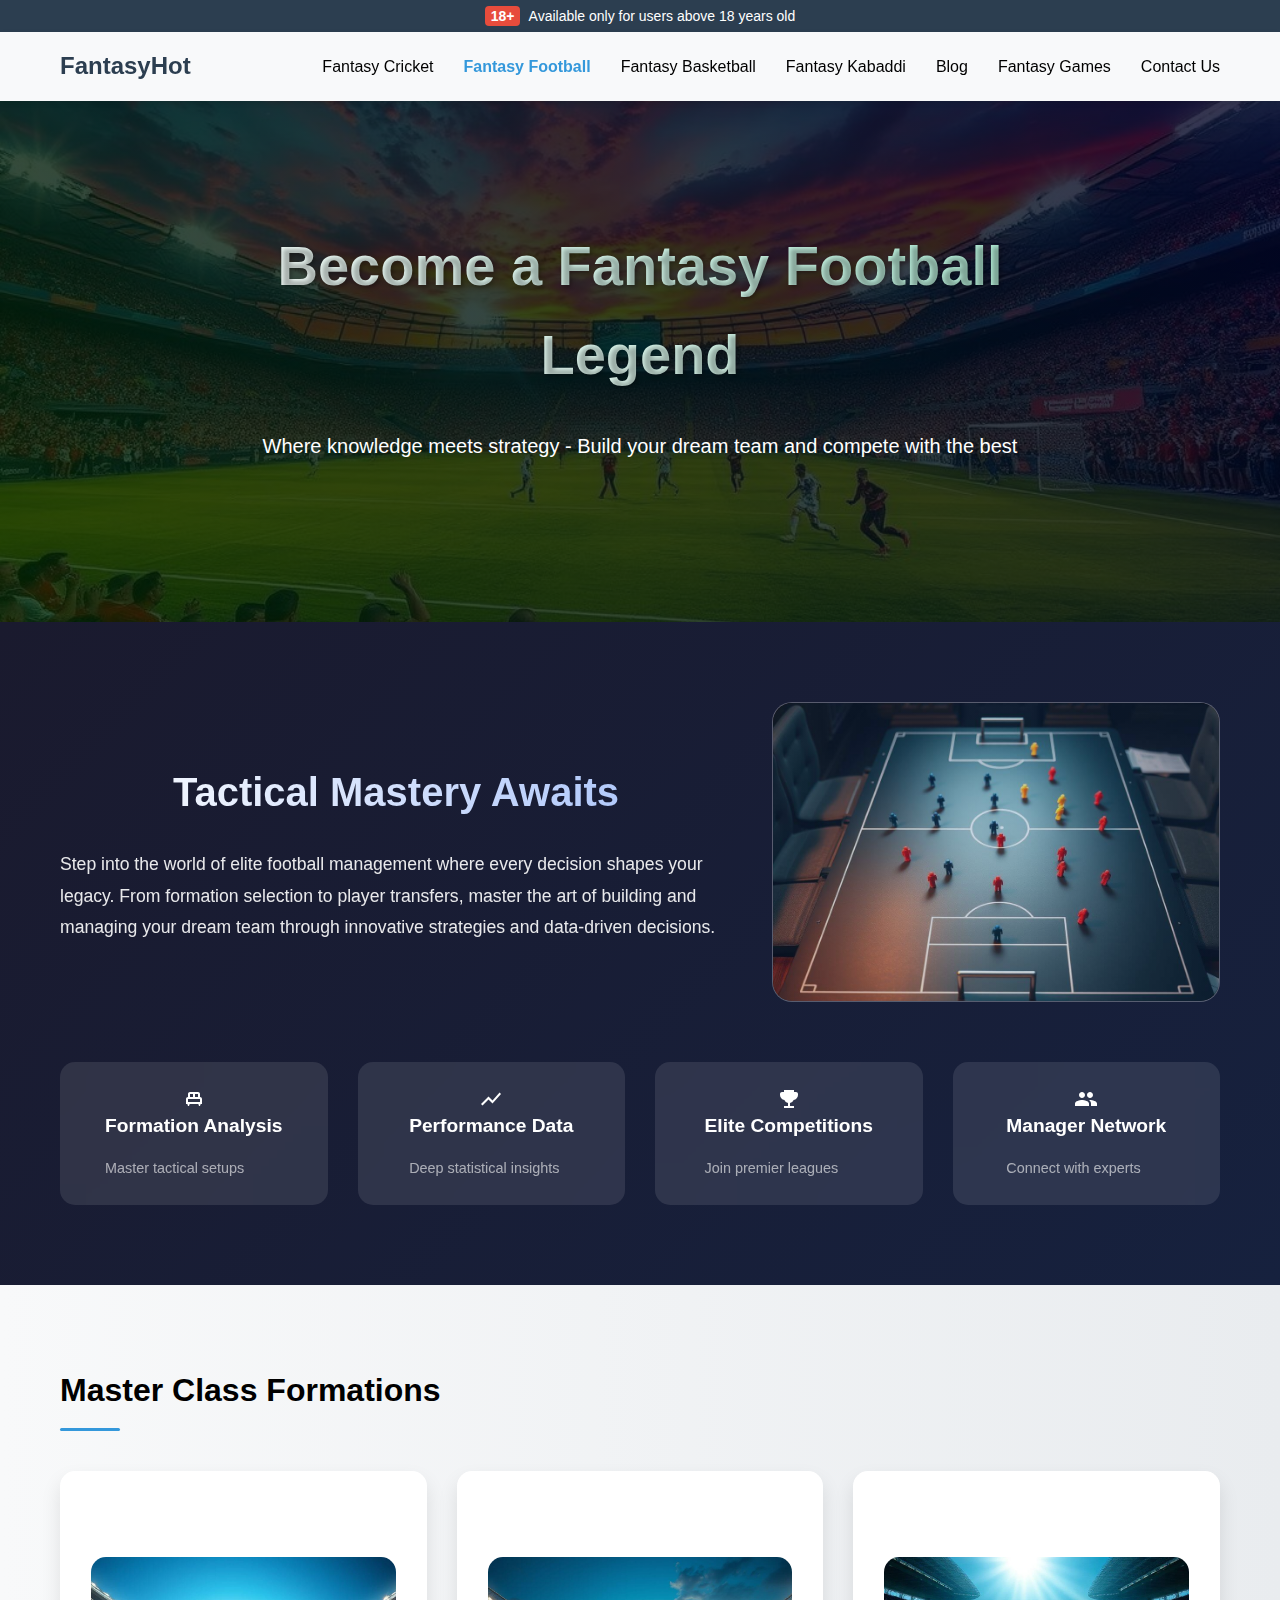
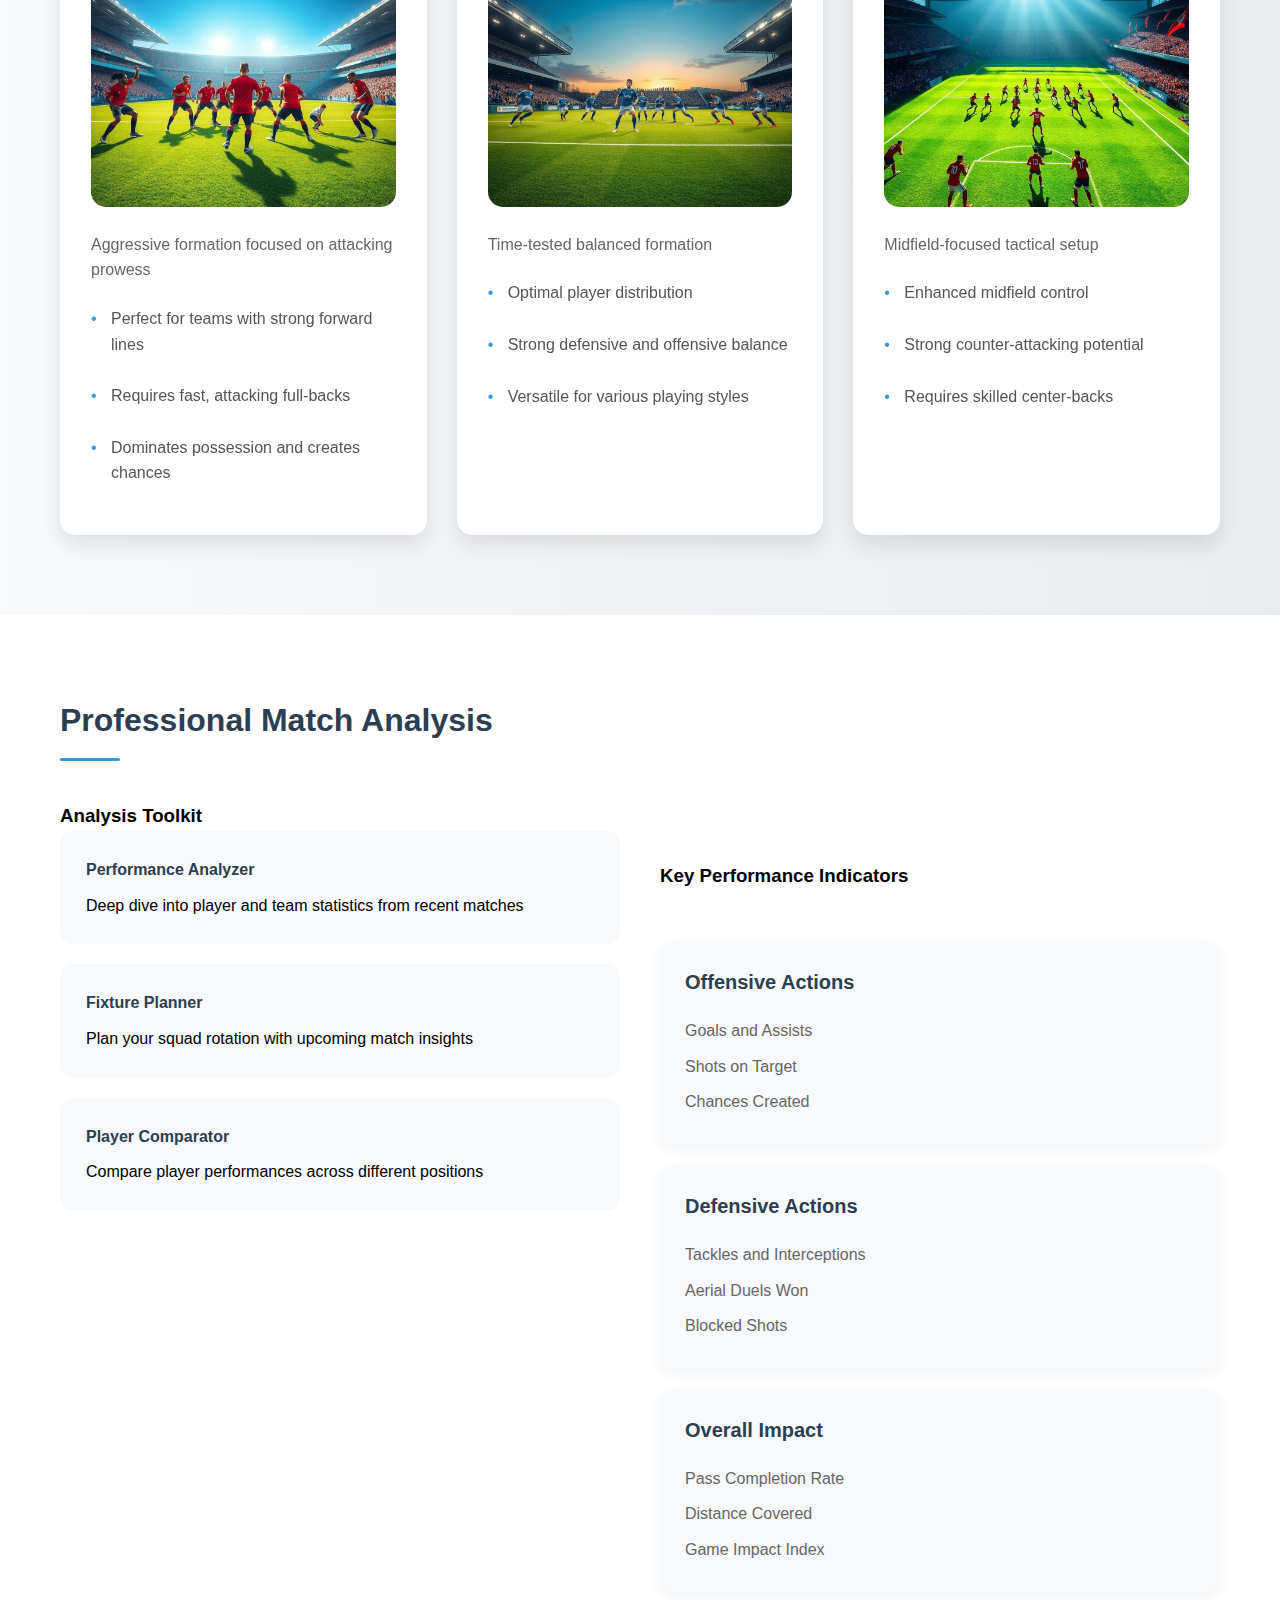
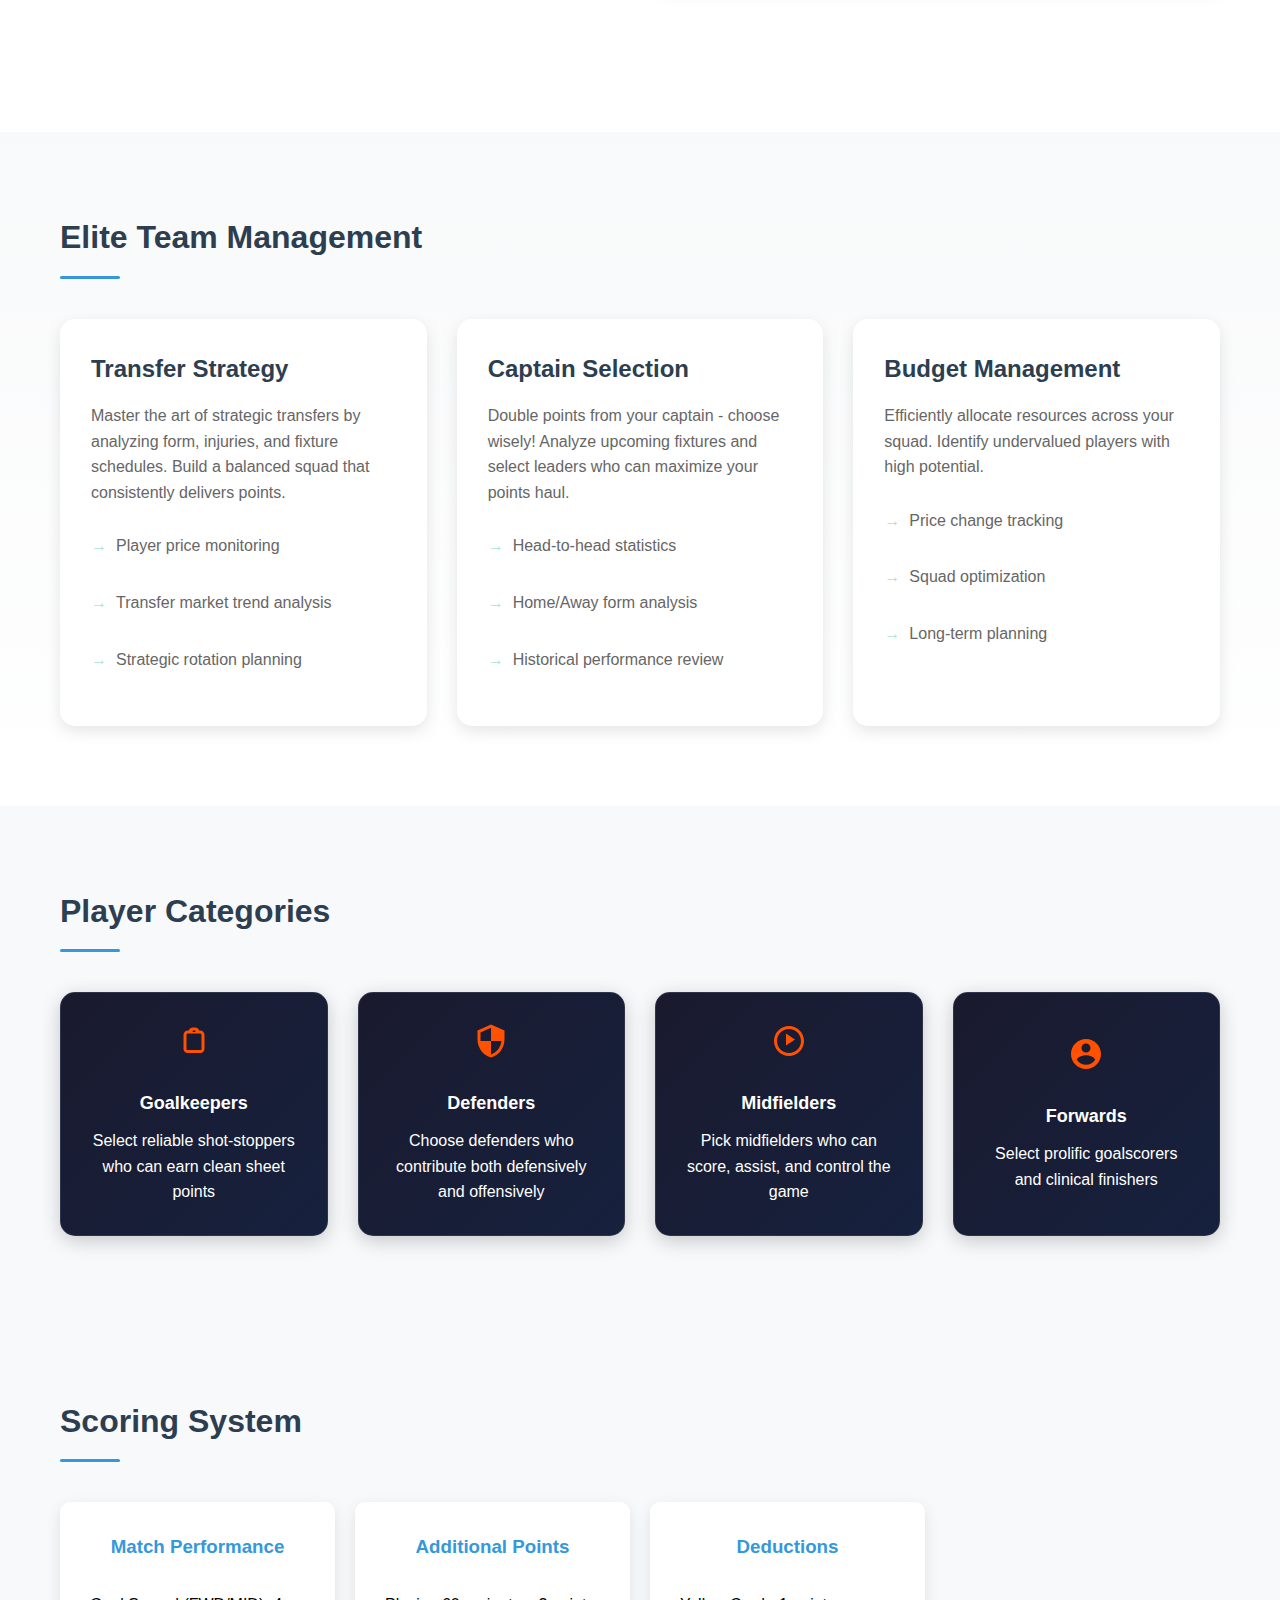
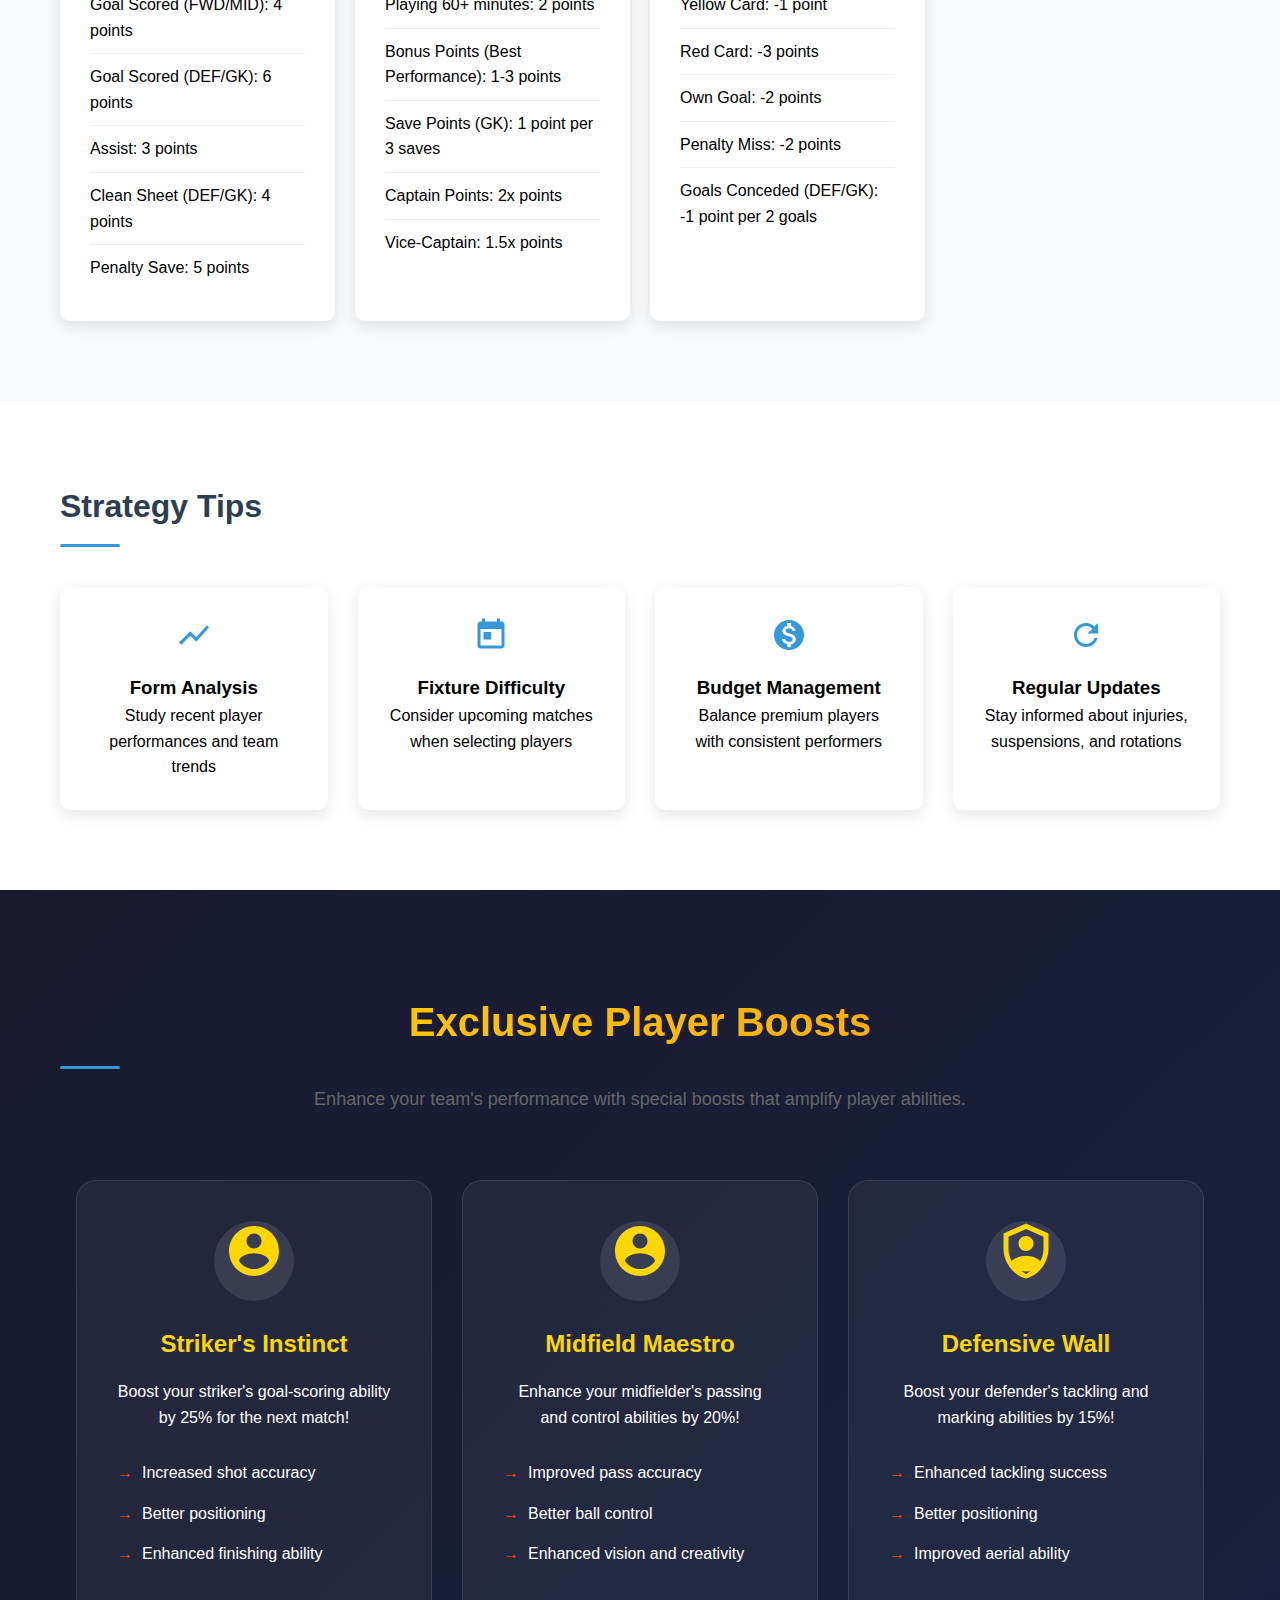
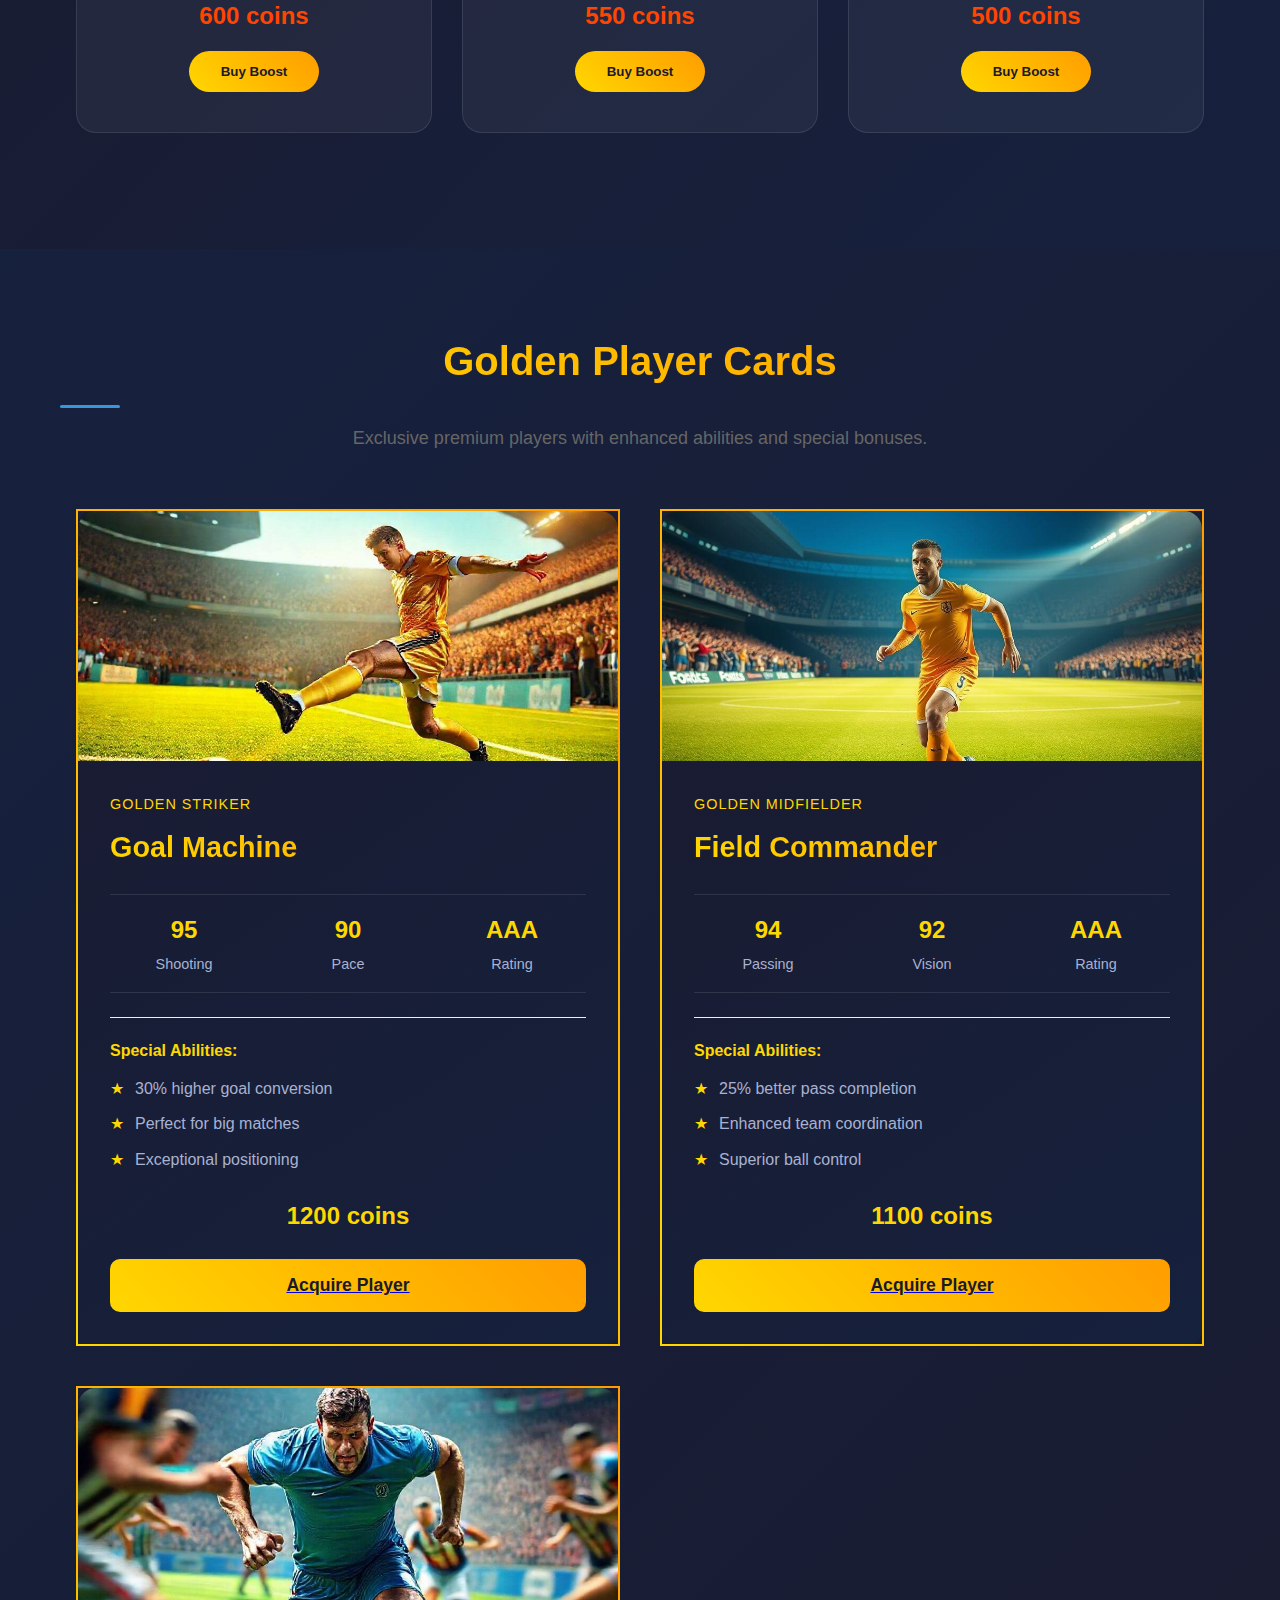
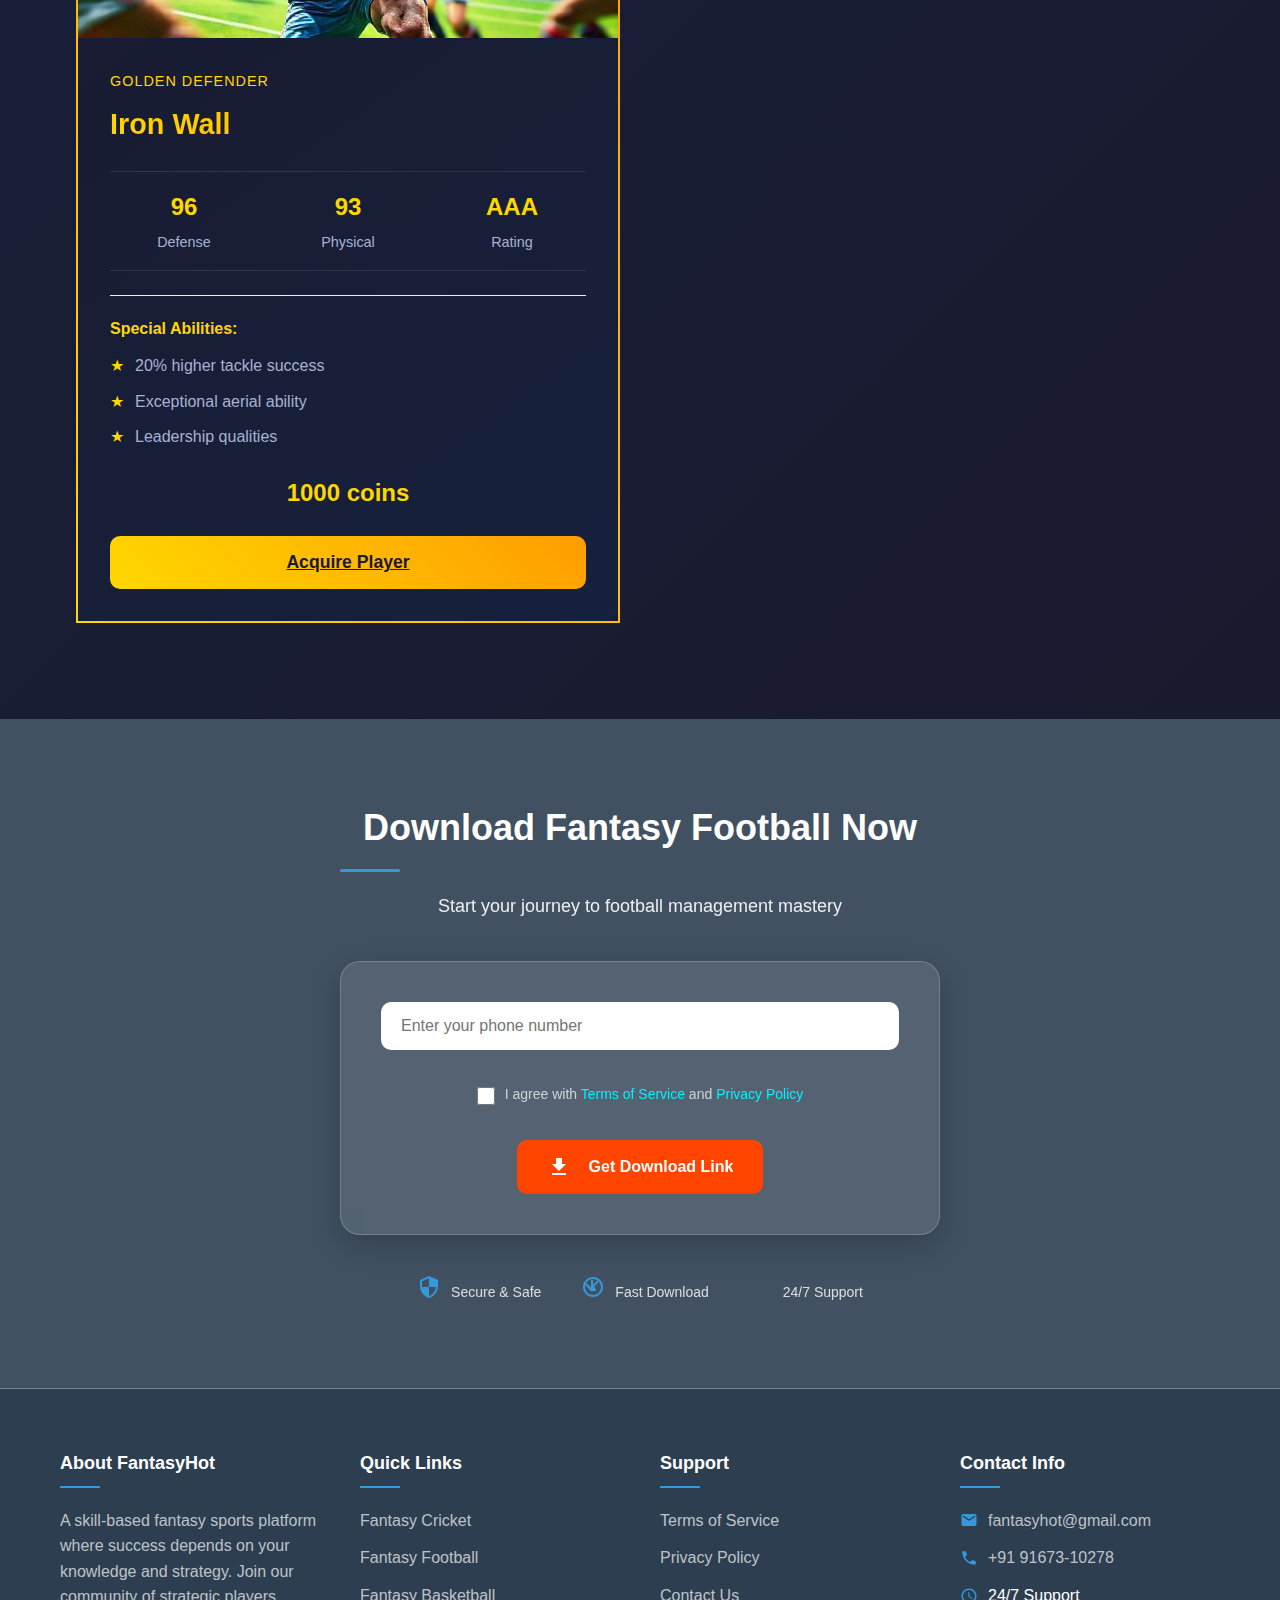
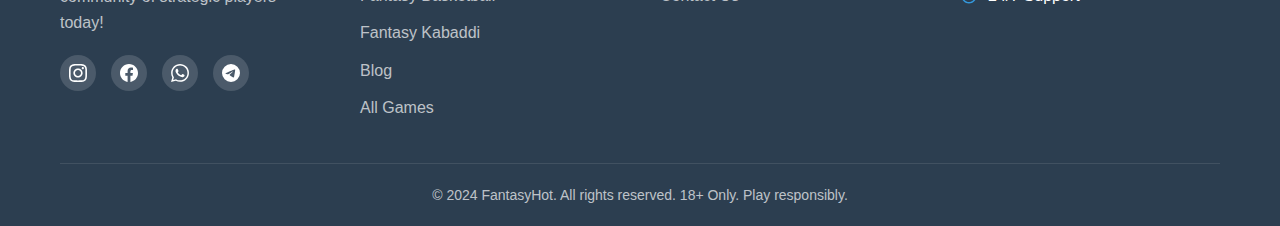
<file: football.html>
<!DOCTYPE html>
<html lang="en">
<head>
    <meta charset="UTF-8">
		<meta name="description" content="Fantasy Football is a skill-based fantasy sports platform where success depends on your knowledge and strategy. Download now and experience the next evolution of fantasy gaming!">
    <meta name="viewport" content="width=device-width, initial-scale=1.0">
    <title>Fantasy Football - FantasyHot</title>
    <link rel="stylesheet" href="css/style.css">
</head>
<body class="football">
    <!-- Age Verification -->
    <div class="age-warning">
        <span class="age-18">18+</span> Available only for users above 18 years old
    </div>

    <!-- Header -->
    <header class="header">
			<div class="container">
					<nav class="nav">
							<a href="index.html" class="logo">FantasyHot</a>
							<div class="burger-menu">
									<span></span>
									<span></span>
									<span></span>
							</div>
							<ul class="nav-menu">
									<li><a href="cricket.html">Fantasy Cricket</a></li>
									<li><a href="football.html" class="active">Fantasy Football</a></li>
									<li><a href="basketball.html">Fantasy Basketball</a></li>
									<li><a href="kabaddi.html">Fantasy Kabaddi</a></li>
									<li><a href="blog.html">Blog</a></li>
									<li><a href="games.html">Fantasy Games</a></li>
									<li><a href="contact.html">Contact Us</a></li>
							</ul>
					</nav>
			</div>
	</header>
	<main>
    <!-- Football Hero -->
    <section class="game-hero football-hero">
        <div class="container">
            <div class="game-hero-content">
                <h1>Become a Fantasy Football Legend</h1>
                <p>Where knowledge meets strategy - Build your dream team and compete with the best</p>
            </div>
        </div>
    </section>

    <!-- Game Description -->
    <section class="game-description football-description">
        <div class="container">
            <div class="description-main">
                <div class="description-text">
                    <h3>Tactical Mastery Awaits</h3>
                    <p>Step into the world of elite football management where every decision shapes your legacy. From formation selection to player transfers, master the art of building and managing your dream team through innovative strategies and data-driven decisions.</p>
                </div>
                <div class="description-image">
                    <img src="img/football-about.jpg" alt="Football Strategy Board">
                </div>
            </div>
            
            <div class="football-features">
                <div class="football-feature">
                    <svg class="icon">
                        <use xlink:href="img/icons/icons.svg#icon-strategy"></use>
                    </svg>
                    <div class="feature-text">
                        <h4>Formation Analysis</h4>
                        <p>Master tactical setups</p>
                    </div>
                </div>
                <div class="football-feature">
                    <svg class="icon">
                        <use xlink:href="img/icons/icons.svg#icon-chart"></use>
                    </svg>
                    <div class="feature-text">
                        <h4>Performance Data</h4>
                        <p>Deep statistical insights</p>
                    </div>
                </div>
                <div class="football-feature">
                    <svg class="icon">
                        <use xlink:href="img/icons/icons.svg#icon-trophy"></use>
                    </svg>
                    <div class="feature-text">
                        <h4>Elite Competitions</h4>
                        <p>Join premier leagues</p>
                    </div>
                </div>
                <div class="football-feature">
                    <svg class="icon">
                        <use xlink:href="img/icons/icons.svg#icon-users"></use>
                    </svg>
                    <div class="feature-text">
                        <h4>Manager Network</h4>
                        <p>Connect with experts</p>
                    </div>
                </div>
            </div>
        </div>
    </section>

    <!-- Formation Strategy -->
    <section class="formation-strategy">
        <div class="container">
            <h2>Master Class Formations</h2>
            <div class="formations-grid">
                <div class="formation-card">
                    <h3>4-3-3 Attack</h3>
                    <div class="formation-visual">
                        <img src="img/433-formation.jpg" alt="4-3-3 Formation">
                    </div>
                    <div class="formation-details">
                        <p>Aggressive formation focused on attacking prowess</p>
                        <ul>
                            <li>Perfect for teams with strong forward lines</li>
                            <li>Requires fast, attacking full-backs</li>
                            <li>Dominates possession and creates chances</li>
                        </ul>
                    </div>
                </div>
                <div class="formation-card">
                    <h3>4-4-2 Classic</h3>
                    <div class="formation-visual">
                        <img src="img/442-formation.jpg" alt="4-4-2 Formation">
                    </div>
                    <div class="formation-details">
                        <p>Time-tested balanced formation</p>
                        <ul>
                            <li>Optimal player distribution</li>
                            <li>Strong defensive and offensive balance</li>
                            <li>Versatile for various playing styles</li>
                        </ul>
                    </div>
                </div>
                <div class="formation-card">
                    <h3>3-5-2 Control</h3>
                    <div class="formation-visual">
                        <img src="img/352-formation.jpg" alt="3-5-2 Formation">
                    </div>
                    <div class="formation-details">
                        <p>Midfield-focused tactical setup</p>
                        <ul>
                            <li>Enhanced midfield control</li>
                            <li>Strong counter-attacking potential</li>
                            <li>Requires skilled center-backs</li>
                        </ul>
                    </div>
                </div>
            </div>
        </div>
    </section>

    <!-- Match Analysis -->
    <section class="match-analysis">
        <div class="container">
            <h2>Professional Match Analysis</h2>
            <div class="analysis-content">
                <div class="analysis-tools">
                    <h3>Analysis Toolkit</h3>
                    <div class="tools-grid">
                        <div class="tool-card">
                            <h4>Performance Analyzer</h4>
                            <p>Deep dive into player and team statistics from recent matches</p>
                        </div>
                        <div class="tool-card">
                            <h4>Fixture Planner</h4>
                            <p>Plan your squad rotation with upcoming match insights</p>
                        </div>
                        <div class="tool-card">
                            <h4>Player Comparator</h4>
                            <p>Compare player performances across different positions</p>
                        </div>
                    </div>
                </div>
                <div class="performance-metrics">
                    <h3>Key Performance Indicators</h3>
                    <div class="metrics-grid">
                        <div class="metric-card">
                            <h4>Offensive Actions</h4>
                            <ul>
                                <li>Goals and Assists</li>
                                <li>Shots on Target</li>
                                <li>Chances Created</li>
                            </ul>
                        </div>
                        <div class="metric-card">
                            <h4>Defensive Actions</h4>
                            <ul>
                                <li>Tackles and Interceptions</li>
                                <li>Aerial Duels Won</li>
                                <li>Blocked Shots</li>
                            </ul>
                        </div>
                        <div class="metric-card">
                            <h4>Overall Impact</h4>
                            <ul>
                                <li>Pass Completion Rate</li>
                                <li>Distance Covered</li>
                                <li>Game Impact Index</li>
                            </ul>
                        </div>
                    </div>
                </div>
            </div>
        </div>
    </section>

    <!-- Team Management -->
    <section class="team-management">
        <div class="container">
            <h2>Elite Team Management</h2>
            <div class="management-features">
                <div class="feature-block transfers">
                    <h3>Transfer Strategy</h3>
                    <p>Master the art of strategic transfers by analyzing form, injuries, and fixture schedules. Build a balanced squad that consistently delivers points.</p>
                    <ul>
                        <li>Player price monitoring</li>
                        <li>Transfer market trend analysis</li>
                        <li>Strategic rotation planning</li>
                    </ul>
                </div>
                <div class="feature-block captaincy">
                    <h3>Captain Selection</h3>
                    <p>Double points from your captain - choose wisely! Analyze upcoming fixtures and select leaders who can maximize your points haul.</p>
                    <ul>
                        <li>Head-to-head statistics</li>
                        <li>Home/Away form analysis</li>
                        <li>Historical performance review</li>
                    </ul>
                </div>
                <div class="feature-block budget">
                    <h3>Budget Management</h3>
                    <p>Efficiently allocate resources across your squad. Identify undervalued players with high potential.</p>
                    <ul>
                        <li>Price change tracking</li>
                        <li>Squad optimization</li>
                        <li>Long-term planning</li>
                    </ul>
                </div>
            </div>
        </div>
    </section>

    <!-- Player Categories -->
    <section class="player-categories">
        <div class="container">
            <h2>Player Categories</h2>
            <div class="categories-grid">
                <div class="category-card">
                    <svg class="icon">
                        <use xlink:href="img/icons/icons.svg#icon-goalkeeper"></use>
                    </svg>
                    <h3>Goalkeepers</h3>
                    <p>Select reliable shot-stoppers who can earn clean sheet points</p>
                </div>
                <div class="category-card">
                    <svg class="icon">
                        <use xlink:href="img/icons/icons.svg#icon-shield"></use>
                    </svg>
                    <h3>Defenders</h3>
                    <p>Choose defenders who contribute both defensively and offensively</p>
                </div>
                <div class="category-card">
                    <svg class="icon">
                        <use xlink:href="img/icons/icons.svg#icon-midfield"></use>
                    </svg>
                    <h3>Midfielders</h3>
                    <p>Pick midfielders who can score, assist, and control the game</p>
                </div>
                <div class="category-card">
                    <svg class="icon">
                        <use xlink:href="img/icons/icons.svg#icon-striker"></use>
                    </svg>
                    <h3>Forwards</h3>
                    <p>Select prolific goalscorers and clinical finishers</p>
                </div>
            </div>
        </div>
    </section>

    <!-- Scoring System -->
    <section class="scoring-system">
        <div class="container">
            <h2>Scoring System</h2>
            <div class="scoring-grid">
                <div class="scoring-card">
                    <h3>Match Performance</h3>
                    <ul>
                        <li>Goal Scored (FWD/MID): 4 points</li>
                        <li>Goal Scored (DEF/GK): 6 points</li>
                        <li>Assist: 3 points</li>
                        <li>Clean Sheet (DEF/GK): 4 points</li>
                        <li>Penalty Save: 5 points</li>
                    </ul>
                </div>
                <div class="scoring-card">
                    <h3>Additional Points</h3>
                    <ul>
                        <li>Playing 60+ minutes: 2 points</li>
                        <li>Bonus Points (Best Performance): 1-3 points</li>
                        <li>Save Points (GK): 1 point per 3 saves</li>
                        <li>Captain Points: 2x points</li>
                        <li>Vice-Captain: 1.5x points</li>
                    </ul>
                </div>
                <div class="scoring-card">
                    <h3>Deductions</h3>
                    <ul>
                        <li>Yellow Card: -1 point</li>
                        <li>Red Card: -3 points</li>
                        <li>Own Goal: -2 points</li>
                        <li>Penalty Miss: -2 points</li>
                        <li>Goals Conceded (DEF/GK): -1 point per 2 goals</li>
                    </ul>
                </div>
            </div>
        </div>
    </section>

    <!-- Strategy Tips -->
    <section class="strategy-tips">
        <div class="container">
            <h2>Strategy Tips</h2>
            <div class="tips-grid">
                <div class="tip-card">
                    <svg class="icon">
                        <use xlink:href="img/icons/icons.svg#icon-chart"></use>
                    </svg>
                    <h3>Form Analysis</h3>
                    <p>Study recent player performances and team trends</p>
                </div>
                <div class="tip-card">
                    <svg class="icon">
                        <use xlink:href="img/icons/icons.svg#icon-calendar"></use>
                    </svg>
                    <h3>Fixture Difficulty</h3>
                    <p>Consider upcoming matches when selecting players</p>
                </div>
                <div class="tip-card">
                    <svg class="icon">
                        <use xlink:href="img/icons/icons.svg#icon-coins"></use>
                    </svg>
                    <h3>Budget Management</h3>
                    <p>Balance premium players with consistent performers</p>
                </div>
                <div class="tip-card">
                    <svg class="icon">
                        <use xlink:href="img/icons/icons.svg#icon-refresh"></use>
                    </svg>
                    <h3>Regular Updates</h3>
                    <p>Stay informed about injuries, suspensions, and rotations</p>
                </div>
            </div>
        </div>
    </section>

    <!-- Player Boosts -->
    <section class="boost-section">
        <div class="container">
            <h2>Exclusive Player Boosts</h2>
            <p class="section-description">Enhance your team's performance with special boosts that amplify player abilities.</p>
            
            <div class="boost-grid">
                <div class="boost-card">
                    <div class="boost-icon">
                        <svg class="icon">
                            <use xlink:href="img/icons/icons.svg#icon-striker"></use>
                        </svg>
                    </div>
                    <h3>Striker's Instinct</h3>
                    <p>Boost your striker's goal-scoring ability by 25% for the next match!</p>
                    <div class="boost-features">
                        <ul>
                            <li>Increased shot accuracy</li>
                            <li>Better positioning</li>
                            <li>Enhanced finishing ability</li>
                        </ul>
                    </div>
                    <div class="boost-price">600 coins</div>
                    <a href="contact.html#contact-form"><button class="btn-boost">Buy Boost</button></a>
                </div>

                <div class="boost-card">
                    <div class="boost-icon">
                        <svg class="icon">
                            <use xlink:href="img/icons/icons.svg#icon-midfielder"></use>
                        </svg>
                    </div>
                    <h3>Midfield Maestro</h3>
                    <p>Enhance your midfielder's passing and control abilities by 20%!</p>
                    <div class="boost-features">
                        <ul>
                            <li>Improved pass accuracy</li>
                            <li>Better ball control</li>
                            <li>Enhanced vision and creativity</li>
                        </ul>
                    </div>
                    <div class="boost-price">550 coins</div>
                    <a href="contact.html#contact-form"><button class="btn-boost">Buy Boost</button></a>
                </div>

                <div class="boost-card">
                    <div class="boost-icon">
                        <svg class="icon">
                            <use xlink:href="img/icons/icons.svg#icon-defender"></use>
                        </svg>
                    </div>
                    <h3>Defensive Wall</h3>
                    <p>Boost your defender's tackling and marking abilities by 15%!</p>
                    <div class="boost-features">
                        <ul>
                            <li>Enhanced tackling success</li>
                            <li>Better positioning</li>
                            <li>Improved aerial ability</li>
                        </ul>
                    </div>
                    <div class="boost-price">500 coins</div>
                    <a href="contact.html#contact-form"><button class="btn-boost">Buy Boost</button></a>
                </div>
            </div>
        </div>
    </section>

    <!-- Premium Players -->
    <section class="premium-players">
        <div class="container">
            <h2>Golden Player Cards</h2>
            <p class="section-description">Exclusive premium players with enhanced abilities and special bonuses.</p>
            
            <div class="players-grid">
                <div class="player-card golden">
                    <div class="card-glow"></div>
                    <div class="player-image">
                        <img src="img/premium-striker.jpg" alt="Premium Striker">
                    </div>
                    <div class="player-info">
                        <div class="player-type">Golden Striker</div>
                        <h3>Goal Machine</h3>
                        <div class="player-stats">
                            <div class="stat">
                                <div class="stat-value">95</div>
                                <div class="stat-label">Shooting</div>
                            </div>
                            <div class="stat">
                                <div class="stat-value">90</div>
                                <div class="stat-label">Pace</div>
                            </div>
                            <div class="stat">
                                <div class="stat-value">AAA</div>
                                <div class="stat-label">Rating</div>
                            </div>
                        </div>
                        <div class="player-bonus">
                            <h4>Special Abilities:</h4>
                            <ul>
                                <li>30% higher goal conversion</li>
                                <li>Perfect for big matches</li>
                                <li>Exceptional positioning</li>
                            </ul>
                        </div>
                        <div class="card-price">1200 coins</div>
                        <a href="contact.html#contact-form"><button class="btn-premium">Acquire Player</button></a>
                    </div>
                </div>

                <div class="player-card golden">
                    <div class="card-glow"></div>
                    <div class="player-image">
                        <img src="img/premium-midfielder.jpg" alt="Premium Midfielder">
                    </div>
                    <div class="player-info">
                        <div class="player-type">Golden Midfielder</div>
                        <h3>Field Commander</h3>
                        <div class="player-stats">
                            <div class="stat">
                                <div class="stat-value">94</div>
                                <div class="stat-label">Passing</div>
                            </div>
                            <div class="stat">
                                <div class="stat-value">92</div>
                                <div class="stat-label">Vision</div>
                            </div>
                            <div class="stat">
                                <div class="stat-value">AAA</div>
                                <div class="stat-label">Rating</div>
                            </div>
                        </div>
                        <div class="player-bonus">
                            <h4>Special Abilities:</h4>
                            <ul>
                                <li>25% better pass completion</li>
                                <li>Enhanced team coordination</li>
                                <li>Superior ball control</li>
                            </ul>
                        </div>
                        <div class="card-price">1100 coins</div>
                        <a href="contact.html#contact-form"><button class="btn-premium">Acquire Player</button></a>
                    </div>
                </div>

                <div class="player-card golden">
                    <div class="card-glow"></div>
                    <div class="player-image">
                        <img src="img/premium-defender.jpg" alt="Premium Defender">
                    </div>
                    <div class="player-info">
                        <div class="player-type">Golden Defender</div>
                        <h3>Iron Wall</h3>
                        <div class="player-stats">
                            <div class="stat">
                                <div class="stat-value">96</div>
                                <div class="stat-label">Defense</div>
                            </div>
                            <div class="stat">
                                <div class="stat-value">93</div>
                                <div class="stat-label">Physical</div>
                            </div>
                            <div class="stat">
                                <div class="stat-value">AAA</div>
                                <div class="stat-label">Rating</div>
                            </div>
                        </div>
                        <div class="player-bonus">
                            <h4>Special Abilities:</h4>
                            <ul>
                                <li>20% higher tackle success</li>
                                <li>Exceptional aerial ability</li>
                                <li>Leadership qualities</li>
                            </ul>
                        </div>
                        <div class="card-price">1000 coins</div>
                        <a href="contact.html#contact-form"><button class="btn-premium">Acquire Player</button></a>
                    </div>
                </div>
            </div>
        </div>
    </section>

    <!-- Download Section -->
    <section class="download-section-football">
        <div class="container">
            <div class="download-content">
                <h2>Download Fantasy Football Now</h2>
                <p>Start your journey to football management mastery</p>
                
                <form action="thanks_form.php" method="post" class="download-form">
                    <input type="tel" placeholder="Enter your phone number" required>
											<div class="agreement-box">
												<label class="checkbox-label">
														<input type="checkbox" required>
														<span>I agree with <a href="terms.html">Terms of Service</a> and <a href="privacy.html">Privacy Policy</a></span>
												</label>
										</div>
                    <button type="submit" class="btn-download">
                        <svg class="icon"><use xlink:href="img/icons/icons.svg#icon-download"></use></svg>
                        Get Download Link
                    </button>
                </form>

                <div class="download-features">
                    <div class="feature">
                        <svg class="icon"><use xlink:href="img/icons/icons.svg#icon-shield"></use></svg>
                        <span>Secure & Safe</span>
                    </div>
                    <div class="feature">
                        <svg class="icon"><use xlink:href="img/icons/icons.svg#icon-speed"></use></svg>
                        <span>Fast Download</span>
                    </div>
                    <div class="feature">
                        <svg class="icon"><use xlink:href="img/icons/icons.svg#icon-support"></use></svg>
                        <span>24/7 Support</span>
                    </div>
                </div>
            </div>
        </div>
    </section>
	</main>
    <!-- Footer -->
		<footer class="footer">
        <div class="container">
            <div class="footer-content">
                <div class="footer-section">
                    <h4>About FantasyHot</h4>
                    <p>A skill-based fantasy sports platform where success depends on your knowledge and strategy. Join our community of strategic players today!</p>
                    <div class="social-links">
                        <a href="index.html" class="social-link">
                            <svg xmlns="http://www.w3.org/2000/svg" viewBox="0 0 24 24" fill="#fff" class="icon">
                                <path d="M12 2.163c3.204 0 3.584.012 4.85.07 3.252.148 4.771 1.691 4.919 4.919.058 1.265.069 1.645.069 4.849 0 3.205-.012 3.584-.069 4.849-.149 3.225-1.664 4.771-4.919 4.919-1.266.058-1.644.07-4.85.07-3.204 0-3.584-.012-4.849-.07-3.26-.149-4.771-1.699-4.919-4.92-.058-1.265-.07-1.644-.07-4.849 0-3.204.013-3.583.07-4.849.149-3.227 1.664-4.771 4.919-4.919 1.266-.057 1.645-.069 4.849-.069zm0-2.163c-3.259 0-3.667.014-4.947.072-4.358.2-6.78 2.618-6.98 6.98-.059 1.281-.073 1.689-.073 4.948 0 3.259.014 3.668.072 4.948.2 4.358 2.618 6.78 6.98 6.98 1.281.058 1.689.072 4.948.072 3.259 0 3.668-.014 4.948-.072 4.354-.2 6.782-2.618 6.979-6.98.059-1.28.073-1.689.073-4.948 0-3.259-.014-3.667-.072-4.947-.196-4.354-2.617-6.78-6.979-6.98-1.281-.059-1.69-.073-4.949-.073zm0 5.838c-3.403 0-6.162 2.759-6.162 6.162s2.759 6.163 6.162 6.163 6.162-2.759 6.162-6.163c0-3.403-2.759-6.162-6.162-6.162zm0 10.162c-2.209 0-4-1.79-4-4 0-2.209 1.791-4 4-4s4 1.791 4 4c0 2.21-1.791 4-4 4zm6.406-11.845c-.796 0-1.441.645-1.441 1.44s.645 1.44 1.441 1.44c.795 0 1.439-.645 1.439-1.44s-.644-1.44-1.439-1.44z"/>
                            </svg>
                        </a>
													<a href="index.html" class="social-link">
															<svg xmlns="http://www.w3.org/2000/svg" viewBox="0 0 24 24" fill="#fff" class="icon">
																	<path d="M24 12.073c0-6.627-5.373-12-12-12s-12 5.373-12 12c0 5.99 4.388 10.954 10.125 11.854v-8.385H7.078v-3.47h3.047V9.43c0-3.007 1.792-4.669 4.533-4.669 1.312 0 2.686.235 2.686.235v2.953H15.83c-1.491 0-1.956.925-1.956 1.874v2.25h3.328l-.532 3.47h-2.796v8.385C19.612 23.027 24 18.062 24 12.073z"/>
															</svg>
													</a>
													<a href="index.html" class="social-link">
															<svg xmlns="http://www.w3.org/2000/svg" viewBox="0 0 24 24" fill="#fff" class="icon">
																	<path d="M.057 24l1.687-6.163c-1.041-1.804-1.588-3.849-1.587-5.946.003-6.556 5.338-11.891 11.893-11.891 3.181.001 6.167 1.24 8.413 3.488 2.245 2.248 3.481 5.236 3.48 8.414-.003 6.557-5.338 11.892-11.893 11.892-1.99-.001-3.951-.5-5.688-1.448l-6.305 1.654zm6.597-3.807c1.676.995 3.276 1.591 5.392 1.592 5.448 0 9.886-4.434 9.889-9.885.002-5.462-4.415-9.89-9.881-9.892-5.452 0-9.887 4.434-9.889 9.884-.001 2.225.651 3.891 1.746 5.634l-.999 3.648 3.742-.981zm11.387-5.464c-.074-.124-.272-.198-.57-.347-.297-.149-1.758-.868-2.031-.967-.272-.099-.47-.149-.669.149-.198.297-.768.967-.941 1.165-.173.198-.347.223-.644.074-.297-.149-1.255-.462-2.39-1.475-.883-.788-1.48-1.761-1.653-2.059-.173-.297-.018-.458.13-.606.134-.133.297-.347.446-.521.151-.172.2-.296.3-.495.099-.198.05-.372-.025-.521-.075-.148-.669-1.611-.916-2.206-.242-.579-.487-.501-.669-.51l-.57-.01c-.198 0-.52.074-.792.372s-1.04 1.016-1.04 2.479 1.065 2.876 1.213 3.074c.149.198 2.095 3.2 5.076 4.487.709.306 1.263.489 1.694.626.712.226 1.36.194 1.872.118.571-.085 1.758-.719 2.006-1.413.248-.695.248-1.29.173-1.414z"/>
															</svg>
													</a>
													<a href="index.html" class="social-link">
															<svg xmlns="http://www.w3.org/2000/svg" viewBox="0 0 24 24" fill="#fff" class="icon">
																	<path d="M11.944 0A12 12 0 0 0 0 12a12 12 0 0 0 12 12 12 12 0 0 0 12-12A12 12 0 0 0 12 0a12 12 0 0 0-.056 0zm4.962 7.224c.1-.002.321.023.465.14a.506.506 0 0 1 .171.325c.016.093.036.306.02.472-.18 1.898-.962 6.502-1.36 8.627-.168.9-.499 1.201-.82 1.23-.696.065-1.225-.46-1.9-.902-1.056-.693-1.653-1.124-2.678-1.8-1.185-.78-.417-1.21.258-1.91.177-.184 3.247-2.977 3.307-3.23.007-.032.014-.15-.056-.212s-.174-.041-.249-.024c-.106.024-1.793 1.14-5.061 3.345-.48.33-.913.49-1.302.48-.428-.008-1.252-.241-1.865-.44-.752-.245-1.349-.374-1.297-.789.027-.216.325-.437.893-.663 3.498-1.524 5.83-2.529 6.998-3.014 3.332-1.386 4.025-1.627 4.476-1.635z"/>
															</svg>
													</a>
                    </div>
                </div>
                <div class="footer-section">
                    <h4>Quick Links</h4>
                    <ul>
                        <li><a href="cricket.html">Fantasy Cricket</a></li>
                        <li><a href="football.html">Fantasy Football</a></li>
                        <li><a href="basketball.html">Fantasy Basketball</a></li>
                        <li><a href="kabaddi.html">Fantasy Kabaddi</a></li>
                        <li><a href="blog.html">Blog</a></li>
                        <li><a href="games.html">All Games</a></li>
                    </ul>
                </div>
                <div class="footer-section">
                    <h4>Support</h4>
                    <ul>
                        <li><a href="terms.html">Terms of Service</a></li>
                        <li><a href="privacy.html">Privacy Policy</a></li>
                        <li><a href="contact.html">Contact Us</a></li>
                    </ul>
                </div>
                <div class="footer-section">
                    <h4>Contact Info</h4>
                    <ul class="contact-info">
                        <li>
                            <svg class="icon">
                                <use xlink:href="img/icons/icons.svg#icon-envelope"></use>
                            </svg>
                            <a href="mailto:fantasyhot@gmail.com">fantasyhot@gmail.com</a>
                        </li>
                        <li>
                            <svg class="icon">
                                <use xlink:href="img/icons/icons.svg#icon-phone"></use>
                            </svg>
                            <a href="tel:+919167310278">+91 91673-10278</a>
                        </li>
                        <li>
                            <svg class="icon">
                                <use xlink:href="img/icons/icons.svg#icon-clock"></use>
                            </svg>
                            24/7 Support
                        </li>
                    </ul>
                </div>
            </div>
            <div class="footer-bottom">
                <p>&copy; 2024 FantasyHot. All rights reserved. 18+ Only. Play responsibly.</p>
            </div>
        </div>
    </footer>

    <script src="js/main.js"></script>
</body>
</html>
</file>
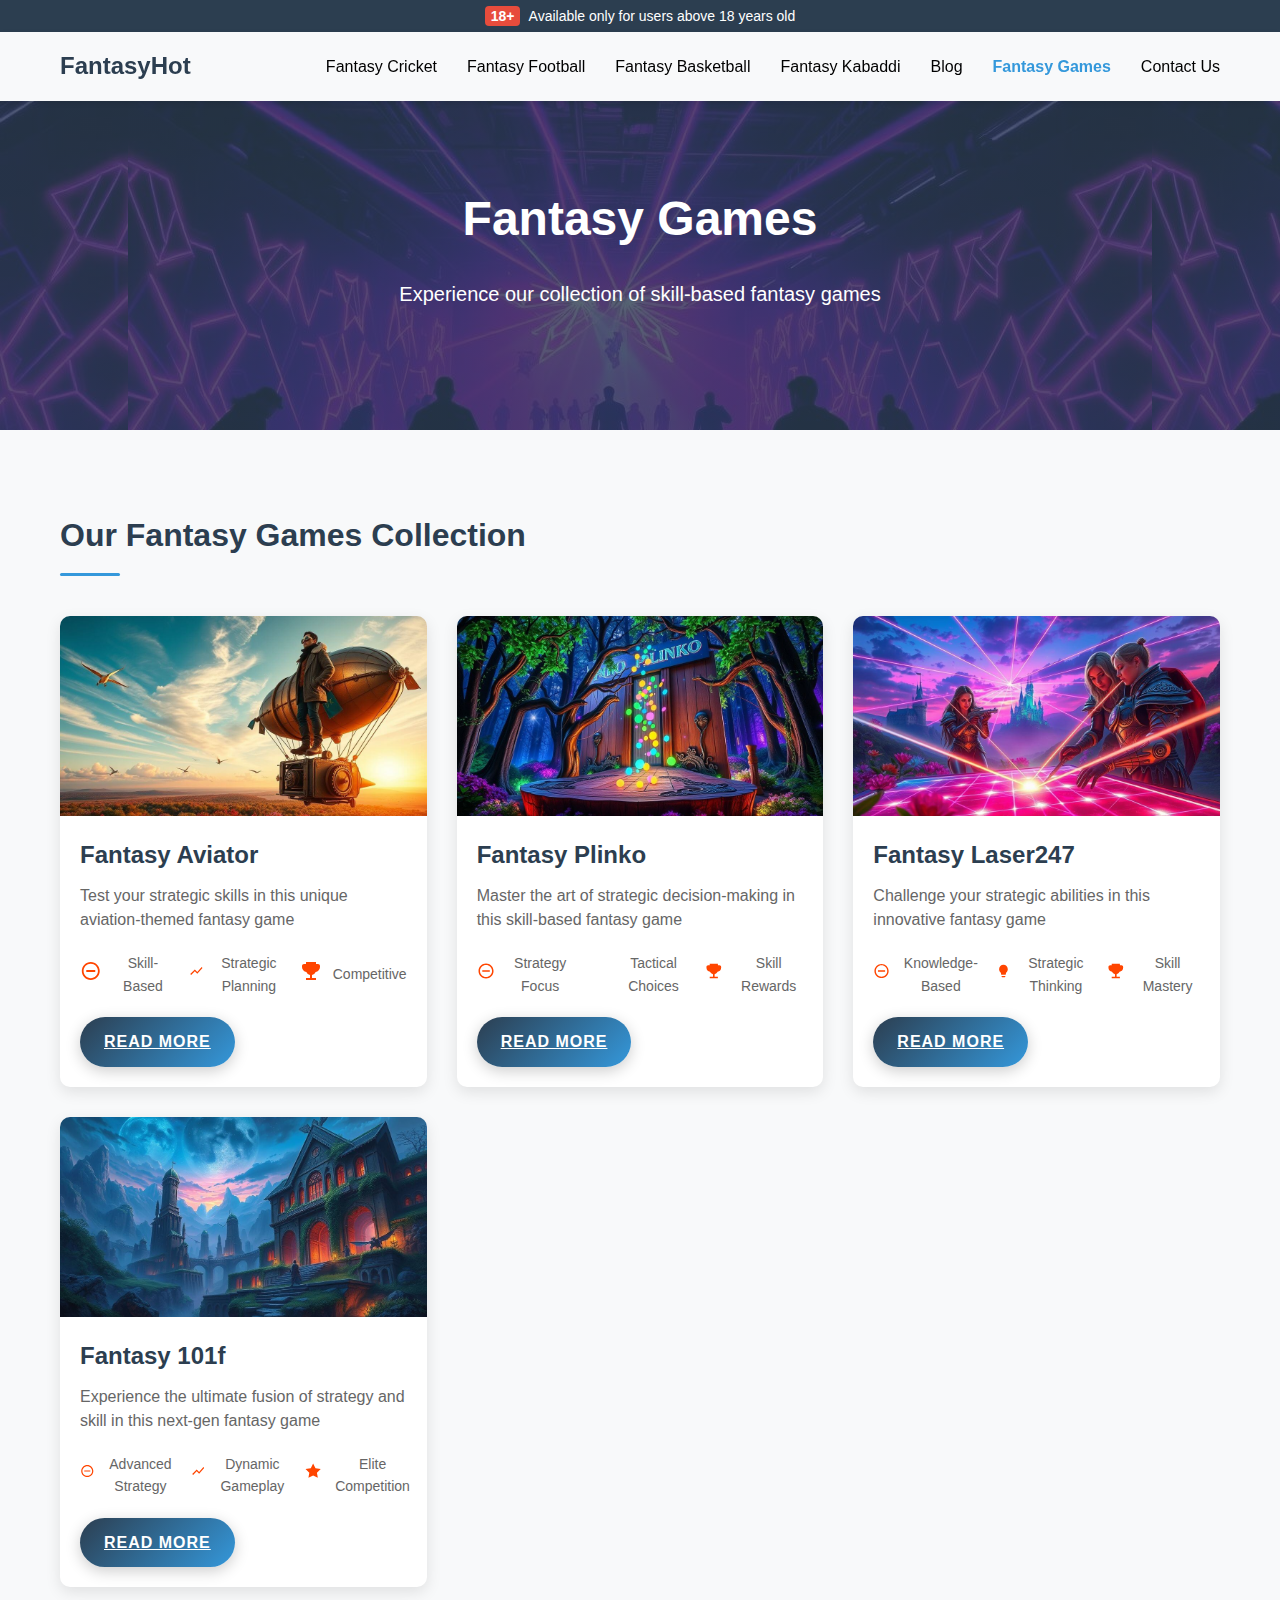
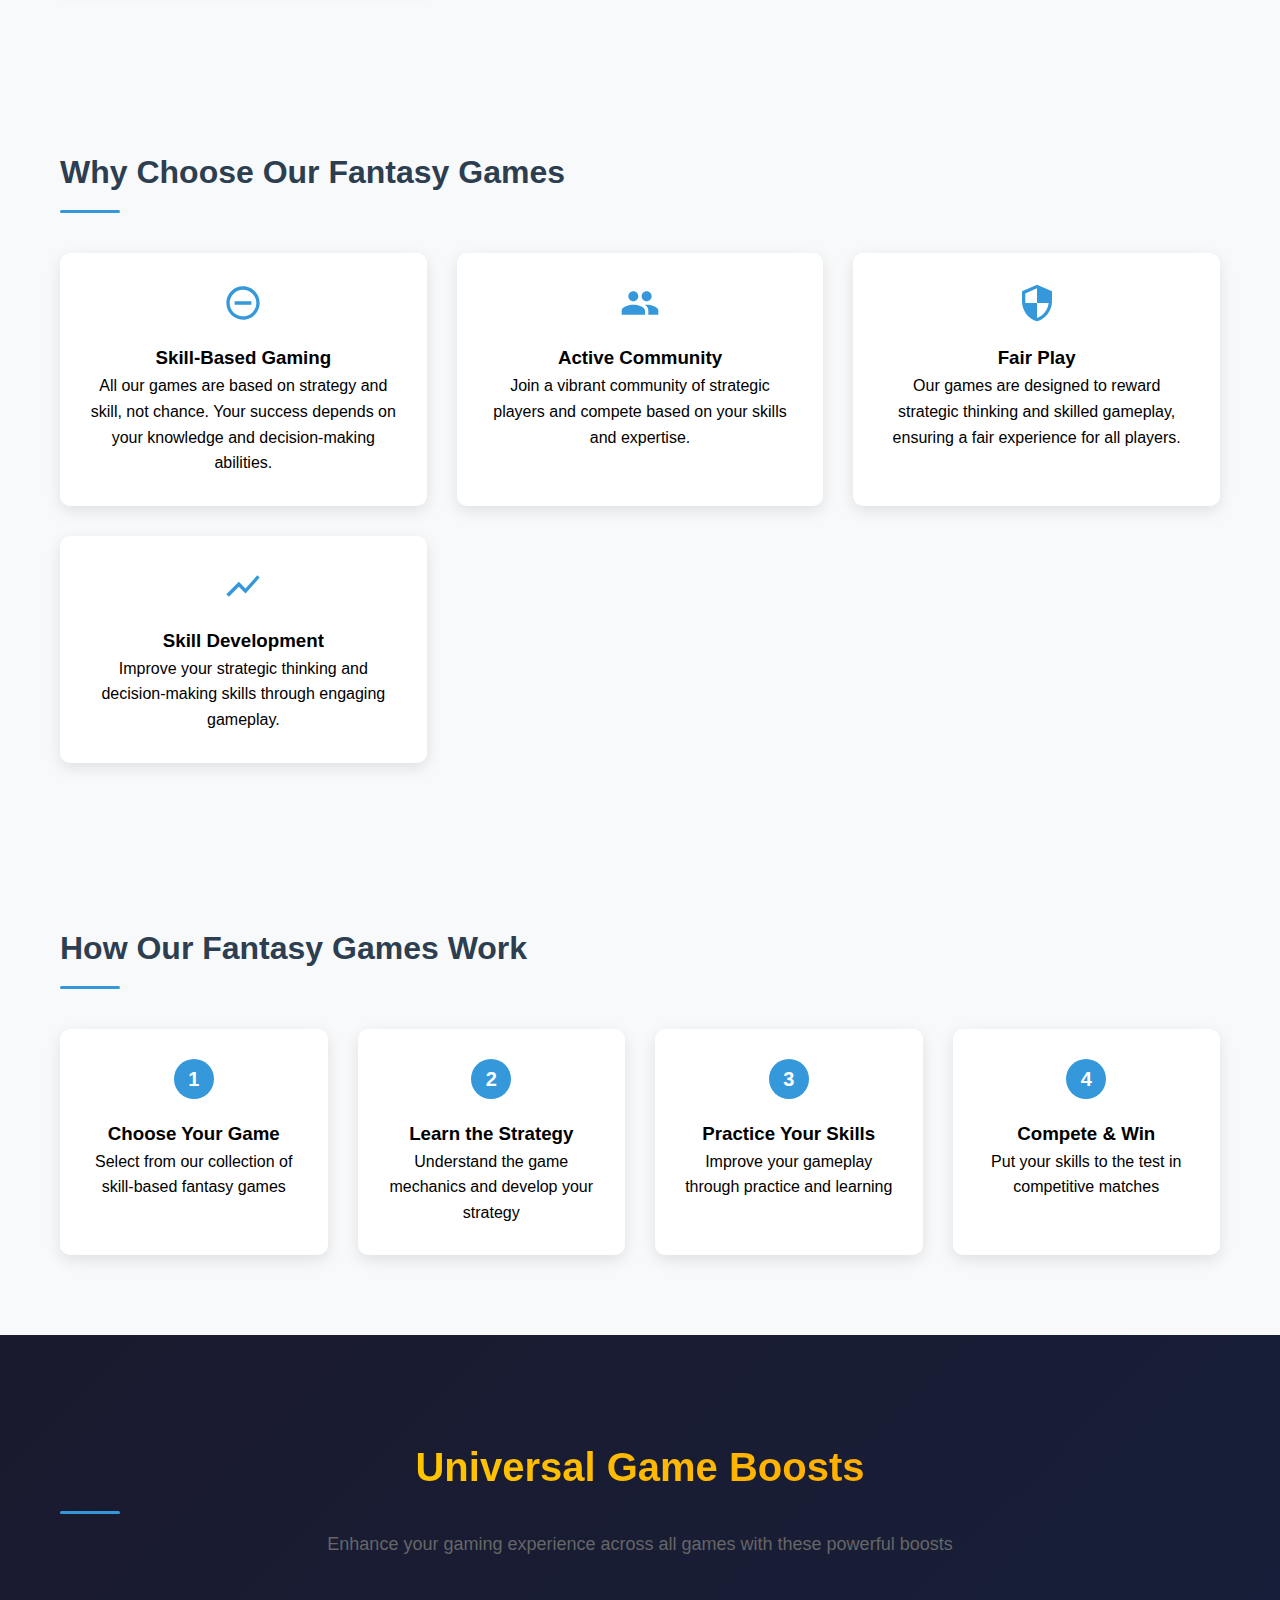
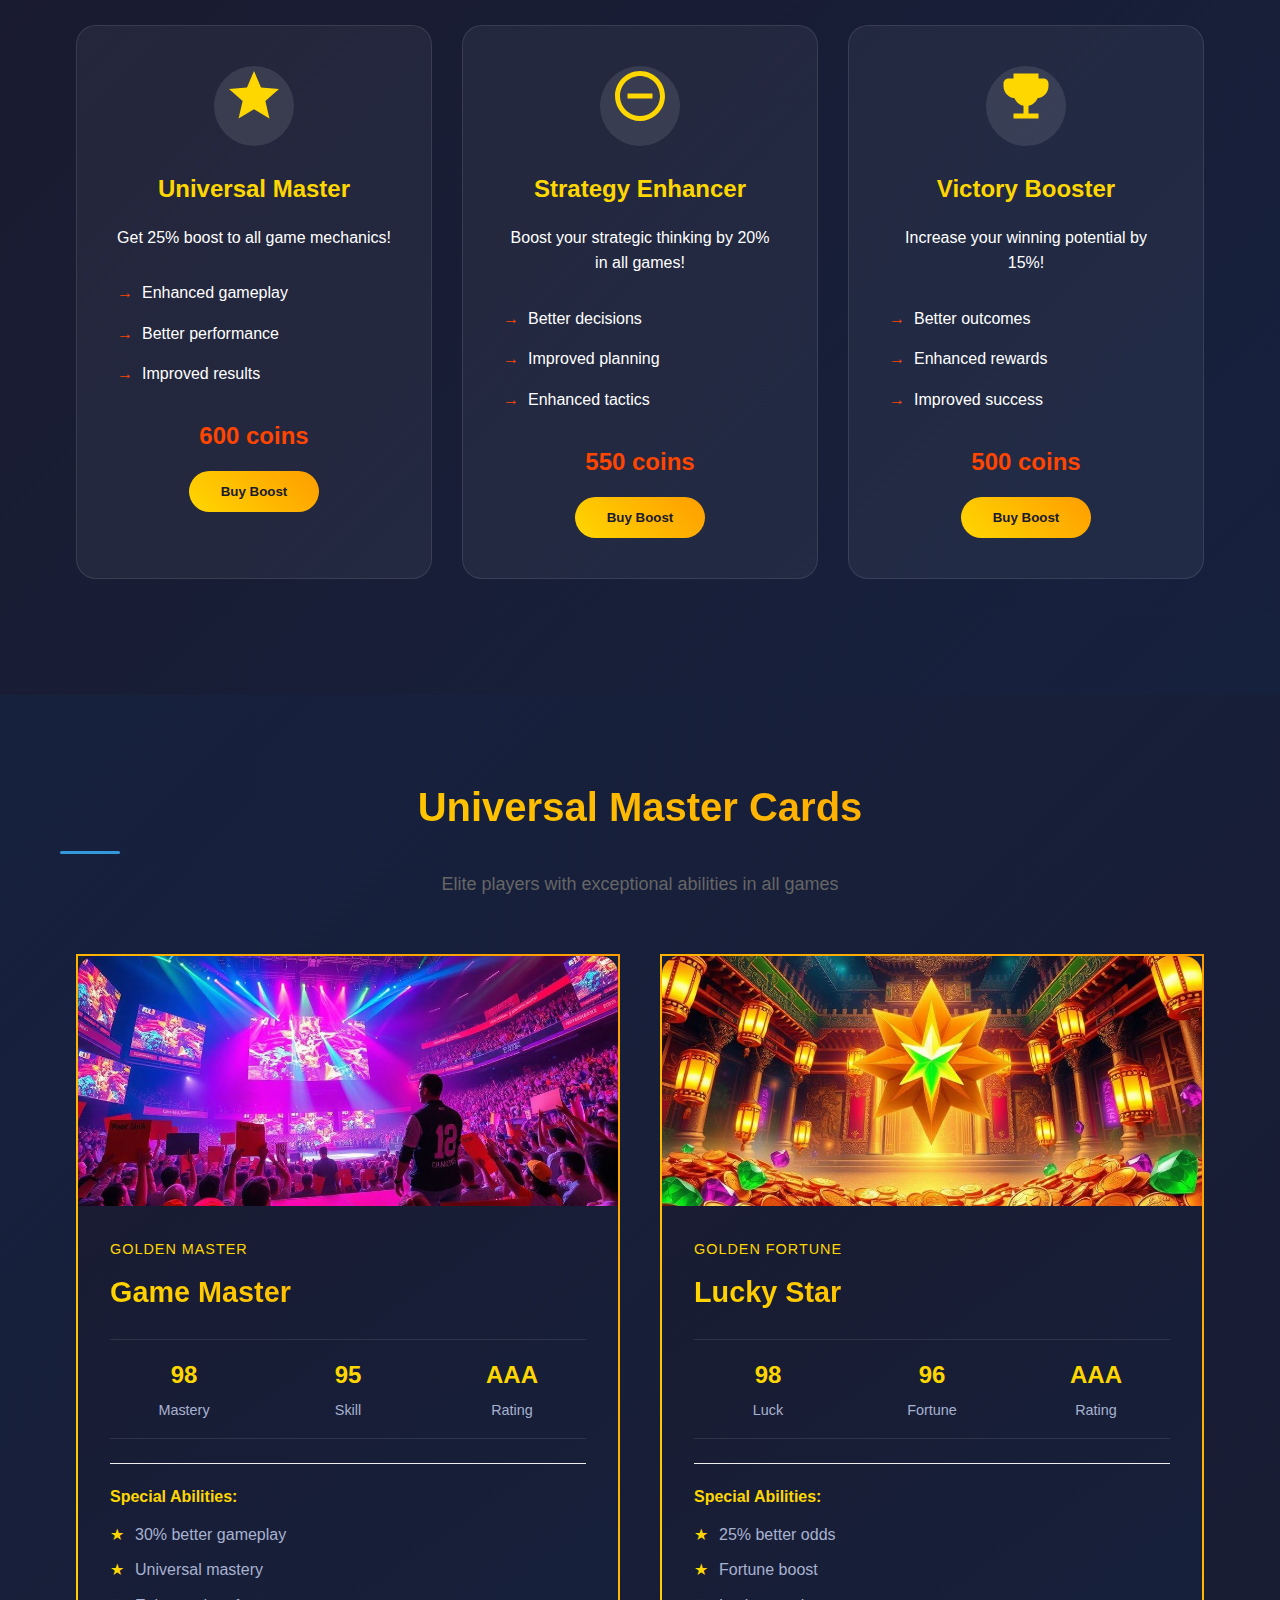
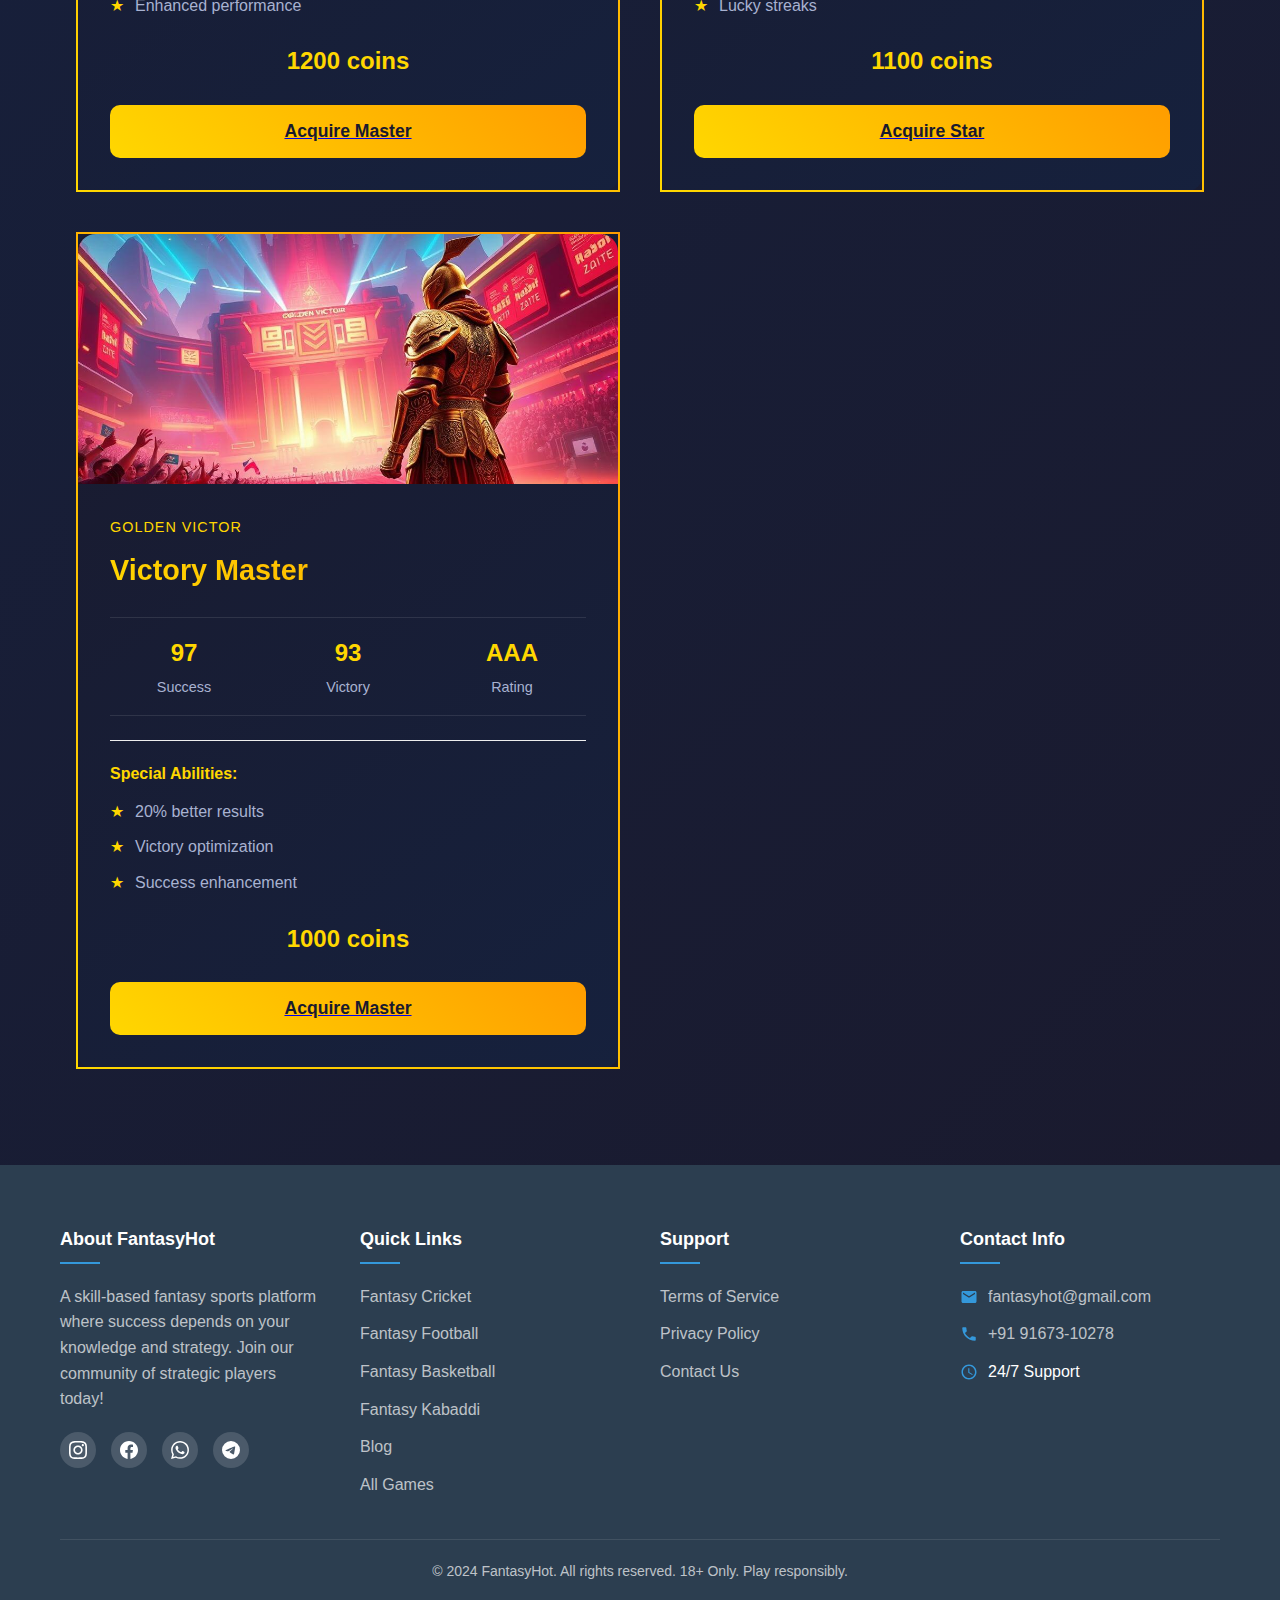
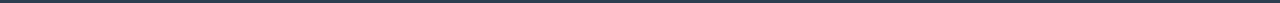
<file: games.html>
<!DOCTYPE html>
<html lang="en">
<head>
    <meta charset="UTF-8">
		<meta name="description" content="Fantasy Games is a skill-based fantasy sports platform where success depends on your knowledge and strategy. Download now and experience the next evolution of fantasy gaming!">
    <meta name="viewport" content="width=device-width, initial-scale=1.0">
    <title>Fantasy Games - FantasyHot</title>
    <link rel="stylesheet" href="css/style.css">
</head>
<body>
    <!-- Age Verification -->
		<div class="age-warning">
			<span class="age-18">18+</span> Available only for users above 18 years old
	</div>

    <!-- Header -->
    <header class="header">
			<div class="container">
					<nav class="nav">
							<a href="index.html" class="logo">FantasyHot</a>
							<div class="burger-menu">
									<span></span>
									<span></span>
									<span></span>
							</div>
							<ul class="nav-menu">
									<li><a href="cricket.html">Fantasy Cricket</a></li>
									<li><a href="football.html">Fantasy Football</a></li>
									<li><a href="basketball.html">Fantasy Basketball</a></li>
									<li><a href="kabaddi.html">Fantasy Kabaddi</a></li>
									<li><a href="blog.html">Blog</a></li>
									<li><a href="games.html" class="active">Fantasy Games</a></li>
									<li><a href="contact.html">Contact Us</a></li>
							</ul>
					</nav>
			</div>
	</header>
	<main>
    <!-- Games Hero -->
    <section class="game-hero games-hero">
        <div class="container">
            <div class="game-hero-content">
                <h1>Fantasy Games</h1>
                <p>Experience our collection of skill-based fantasy games</p>
            </div>
        </div>
    </section>

    <!-- Featured Games -->
    <section class="featured-games">
        <div class="container">
            <h2>Our Fantasy Games Collection</h2>
            <div class="fantasy-games-grid">
                <!-- Aviator -->
                <div class="fantasy-game-card">
                    <div class="game-image">
                        <img src="img/aviator-game.jpg" alt="Fantasy Aviator Game">
                    </div>
                    <div class="game-content">
                        <h3>Fantasy Aviator</h3>
                        <p>Test your strategic skills in this unique aviation-themed fantasy game</p>
                        <div class="game-features">
                            <div class="feature">
                                <svg class="icon">
                                    <use xlink:href="img/icons/icons.svg#icon-brain"></use>
                                </svg>
                                <span>Skill-Based</span>
                            </div>
                            <div class="feature">
                                <svg class="icon">
                                    <use xlink:href="img/icons/icons.svg#icon-chart"></use>
                                </svg>
                                <span>Strategic Planning</span>
                            </div>
                            <div class="feature">
                                <svg class="icon">
                                    <use xlink:href="img/icons/icons.svg#icon-trophy"></use>
                                </svg>
                                <span>Competitive</span>
                            </div>
                        </div>
                        <a href="aviator.html" class="btn-play">Read More</a>
                    </div>
                </div>

                <!-- Plinko -->
                <div class="fantasy-game-card">
                    <div class="game-image">
                        <img src="img/plinko-game.jpg" alt="Fantasy Plinko Game">
                    </div>
                    <div class="game-content">
                        <h3>Fantasy Plinko</h3>
                        <p>Master the art of strategic decision-making in this skill-based fantasy game</p>
                        <div class="game-features">
                            <div class="feature">
                                <svg class="icon">
                                    <use xlink:href="img/icons/icons.svg#icon-brain"></use>
                                </svg>
                                <span>Strategy Focus</span>
                            </div>
                            <div class="feature">
                                <svg class="icon">
                                    <use xlink:href="img/icons/icons.svg#icon-puzzle"></use>
                                </svg>
                                <span>Tactical Choices</span>
                            </div>
                            <div class="feature">
                                <svg class="icon">
                                    <use xlink:href="img/icons/icons.svg#icon-trophy"></use>
                                </svg>
                                <span>Skill Rewards</span>
                            </div>
                        </div>
                        <a href="plinko.html" class="btn-play">Read More</a>
                    </div>
                </div>

                <!-- Laser247 -->
                <div class="fantasy-game-card">
                    <div class="game-image">
                        <img src="img/laser-game.jpg" alt="Fantasy Laser247 Game">
                    </div>
                    <div class="game-content">
                        <h3>Fantasy Laser247</h3>
                        <p>Challenge your strategic abilities in this innovative fantasy game</p>
                        <div class="game-features">
                            <div class="feature">
                                <svg class="icon">
                                    <use xlink:href="img/icons/icons.svg#icon-brain"></use>
                                </svg>
                                <span>Knowledge-Based</span>
                            </div>
                            <div class="feature">
                                <svg class="icon">
                                    <use xlink:href="img/icons/icons.svg#icon-lightbulb"></use>
                                </svg>
                                <span>Strategic Thinking</span>
                            </div>
                            <div class="feature">
                                <svg class="icon">
                                    <use xlink:href="img/icons/icons.svg#icon-trophy"></use>
                                </svg>
                                <span>Skill Mastery</span>
                            </div>
                        </div>
                        <a href="laser247.html" class="btn-play">Read More</a>
                    </div>
                </div>

                <!-- Fantasy 101f -->
                <div class="fantasy-game-card">
                    <div class="game-image">
                        <img src="img/101f-game.jpg" alt="Fantasy 101f Game">
                    </div>
                    <div class="game-content">
                        <h3>Fantasy 101f</h3>
                        <p>Experience the ultimate fusion of strategy and skill in this next-gen fantasy game</p>
                        <div class="game-features">
                            <div class="feature">
                                <svg class="icon">
                                    <use xlink:href="img/icons/icons.svg#icon-brain"></use>
                                </svg>
                                <span>Advanced Strategy</span>
                            </div>
                            <div class="feature">
                                <svg class="icon">
                                    <use xlink:href="img/icons/icons.svg#icon-chart"></use>
                                </svg>
                                <span>Dynamic Gameplay</span>
                            </div>
                            <div class="feature">
                                <svg class="icon">
                                    <use xlink:href="img/icons/icons.svg#icon-crown"></use>
                                </svg>
                                <span>Elite Competition</span>
                            </div>
                        </div>
                        <a href="101f.html" class="btn-play">Read More</a>
                    </div>
                </div>
            </div>
        </div>
    </section>

    <!-- Game Features -->
    <section class="game-features-section">
        <div class="container">
            <h2>Why Choose Our Fantasy Games</h2>
            <div class="features-grid">
                <div class="feature-card">
                    <svg class="icon">
                        <use xlink:href="img/icons/icons.svg#icon-brain"></use>
                    </svg>
                    <h3>Skill-Based Gaming</h3>
                    <p>All our games are based on strategy and skill, not chance. Your success depends on your knowledge and decision-making abilities.</p>
                </div>
                <div class="feature-card">
                    <svg class="icon">
                        <use xlink:href="img/icons/icons.svg#icon-users"></use>
                    </svg>
                    <h3>Active Community</h3>
                    <p>Join a vibrant community of strategic players and compete based on your skills and expertise.</p>
                </div>
                <div class="feature-card">
                    <svg class="icon">
                        <use xlink:href="img/icons/icons.svg#icon-shield"></use>
                    </svg>
                    <h3>Fair Play</h3>
                    <p>Our games are designed to reward strategic thinking and skilled gameplay, ensuring a fair experience for all players.</p>
                </div>
                <div class="feature-card">
                    <svg class="icon">
                        <use xlink:href="img/icons/icons.svg#icon-chart"></use>
                    </svg>
                    <h3>Skill Development</h3>
                    <p>Improve your strategic thinking and decision-making skills through engaging gameplay.</p>
                </div>
            </div>
        </div>
    </section>

    <!-- How It Works -->
    <section class="how-it-works">
        <div class="container">
            <h2>How Our Fantasy Games Work</h2>
            <div class="steps-grid">
                <div class="step-card">
                    <div class="step-number">1</div>
                    <h3>Choose Your Game</h3>
                    <p>Select from our collection of skill-based fantasy games</p>
                </div>
                <div class="step-card">
                    <div class="step-number">2</div>
                    <h3>Learn the Strategy</h3>
                    <p>Understand the game mechanics and develop your strategy</p>
                </div>
                <div class="step-card">
                    <div class="step-number">3</div>
                    <h3>Practice Your Skills</h3>
                    <p>Improve your gameplay through practice and learning</p>
                </div>
                <div class="step-card">
                    <div class="step-number">4</div>
                    <h3>Compete & Win</h3>
                    <p>Put your skills to the test in competitive matches</p>
                </div>
            </div>
        </div>
    </section>

    <!-- Game Boosts -->
    <section class="boost-section">
        <div class="container">
            <h2>Universal Game Boosts</h2>
            <p class="section-description">Enhance your gaming experience across all games with these powerful boosts</p>
            
            <div class="boost-grid">
                <div class="boost-card">
                    <div class="boost-icon">
                        <svg class="icon">
                            <use xlink:href="img/icons/icons.svg#icon-star"></use>
                        </svg>
                    </div>
                    <h3>Universal Master</h3>
                    <p>Get 25% boost to all game mechanics!</p>
                    <div class="boost-features">
                        <ul>
                            <li>Enhanced gameplay</li>
                            <li>Better performance</li>
                            <li>Improved results</li>
                        </ul>
                    </div>
                    <div class="boost-price">600 coins</div>
                    <a href="contact.html#contact-form"><button class="btn-boost">Buy Boost</button></a>
                </div>

                <div class="boost-card">
                    <div class="boost-icon">
                        <svg class="icon">
                            <use xlink:href="img/icons/icons.svg#icon-brain"></use>
                        </svg>
                    </div>
                    <h3>Strategy Enhancer</h3>
                    <p>Boost your strategic thinking by 20% in all games!</p>
                    <div class="boost-features">
                        <ul>
                            <li>Better decisions</li>
                            <li>Improved planning</li>
                            <li>Enhanced tactics</li>
                        </ul>
                    </div>
                    <div class="boost-price">550 coins</div>
                    <a href="contact.html#contact-form"><button class="btn-boost">Buy Boost</button></a>
                </div>

                <div class="boost-card">
                    <div class="boost-icon">
                        <svg class="icon">
                            <use xlink:href="img/icons/icons.svg#icon-trophy"></use>
                        </svg>
                    </div>
                    <h3>Victory Booster</h3>
                    <p>Increase your winning potential by 15%!</p>
                    <div class="boost-features">
                        <ul>
                            <li>Better outcomes</li>
                            <li>Enhanced rewards</li>
                            <li>Improved success</li>
                        </ul>
                    </div>
                    <div class="boost-price">500 coins</div>
                    <a href="contact.html#contact-form"><button class="btn-boost">Buy Boost</button></a>
                </div>
            </div>
        </div>
    </section>

    <!-- Premium Players -->
    <section class="premium-players">
        <div class="container">
            <h2>Universal Master Cards</h2>
            <p class="section-description">Elite players with exceptional abilities in all games</p>
            
            <div class="players-grid">
                <div class="player-card golden">
                    <div class="card-glow"></div>
                    <div class="player-image">
                        <img src="img/gold8.jpg" alt="Game Master">
                    </div>
                    <div class="player-info">
                        <div class="player-type">Golden Master</div>
                        <h3>Game Master</h3>
                        <div class="player-stats">
                            <div class="stat">
                                <div class="stat-value">98</div>
                                <div class="stat-label">Mastery</div>
                            </div>
                            <div class="stat">
                                <div class="stat-value">95</div>
                                <div class="stat-label">Skill</div>
                            </div>
                            <div class="stat">
                                <div class="stat-value">AAA</div>
                                <div class="stat-label">Rating</div>
                            </div>
                        </div>
                        <div class="player-bonus">
                            <h4>Special Abilities:</h4>
                            <ul>
                                <li>30% better gameplay</li>
                                <li>Universal mastery</li>
                                <li>Enhanced performance</li>
                            </ul>
                        </div>
                        <div class="card-price">1200 coins</div>
                        <a href="contact.html#contact-form"><button class="btn-premium">Acquire Master</button></a>
                    </div>
                </div>

                <div class="player-card golden">
                    <div class="card-glow"></div>
                    <div class="player-image">
                        <img src="img/gold9.jpg" alt="Lucky Star">
                    </div>
                    <div class="player-info">
                        <div class="player-type">Golden Fortune</div>
                        <h3>Lucky Star</h3>
                        <div class="player-stats">
                            <div class="stat">
                                <div class="stat-value">98</div>
                                <div class="stat-label">Luck</div>
                            </div>
                            <div class="stat">
                                <div class="stat-value">96</div>
                                <div class="stat-label">Fortune</div>
                            </div>
                            <div class="stat">
                                <div class="stat-value">AAA</div>
                                <div class="stat-label">Rating</div>
                            </div>
                        </div>
                        <div class="player-bonus">
                            <h4>Special Abilities:</h4>
                            <ul>
                                <li>25% better odds</li>
                                <li>Fortune boost</li>
                                <li>Lucky streaks</li>
                            </ul>
                        </div>
                        <div class="card-price">1100 coins</div>
                        <a href="contact.html#contact-form"><button class="btn-premium">Acquire Star</button></a>
                    </div>
                </div>

                <div class="player-card golden">
                    <div class="card-glow"></div>
                    <div class="player-image">
                        <img src="img/gold10.jpg" alt="Victory Master">
                    </div>
                    <div class="player-info">
                        <div class="player-type">Golden Victor</div>
                        <h3>Victory Master</h3>
                        <div class="player-stats">
                            <div class="stat">
                                <div class="stat-value">97</div>
                                <div class="stat-label">Success</div>
                            </div>
                            <div class="stat">
                                <div class="stat-value">93</div>
                                <div class="stat-label">Victory</div>
                            </div>
                            <div class="stat">
                                <div class="stat-value">AAA</div>
                                <div class="stat-label">Rating</div>
                            </div>
                        </div>
                        <div class="player-bonus">
                            <h4>Special Abilities:</h4>
                            <ul>
                                <li>20% better results</li>
                                <li>Victory optimization</li>
                                <li>Success enhancement</li>
                            </ul>
                        </div>
                        <div class="card-price">1000 coins</div>
                        <a href="contact.html#contact-form"><button class="btn-premium">Acquire Master</button></a>
                    </div>
                </div>
            </div>
        </div>
    </section>
	</main>
    <!-- Footer -->
    <footer class="footer">
        <div class="container">
            <div class="footer-content">
                <div class="footer-section">
                    <h4>About FantasyHot</h4>
                    <p>A skill-based fantasy sports platform where success depends on your knowledge and strategy. Join our community of strategic players today!</p>
                    <div class="social-links">
                        <a href="index.html" class="social-link">
                            <svg xmlns="http://www.w3.org/2000/svg" viewBox="0 0 24 24" fill="#fff" class="icon">
                                <path d="M12 2.163c3.204 0 3.584.012 4.85.07 3.252.148 4.771 1.691 4.919 4.919.058 1.265.069 1.645.069 4.849 0 3.205-.012 3.584-.069 4.849-.149 3.225-1.664 4.771-4.919 4.919-1.266.058-1.644.07-4.85.07-3.204 0-3.584-.012-4.849-.07-3.26-.149-4.771-1.699-4.919-4.92-.058-1.265-.07-1.644-.07-4.849 0-3.204.013-3.583.07-4.849.149-3.227 1.664-4.771 4.919-4.919 1.266-.057 1.645-.069 4.849-.069zm0-2.163c-3.259 0-3.667.014-4.947.072-4.358.2-6.78 2.618-6.98 6.98-.059 1.281-.073 1.689-.073 4.948 0 3.259.014 3.668.072 4.948.2 4.358 2.618 6.78 6.98 6.98 1.281.058 1.689.072 4.948.072 3.259 0 3.668-.014 4.948-.072 4.354-.2 6.782-2.618 6.979-6.98.059-1.28.073-1.689.073-4.948 0-3.259-.014-3.667-.072-4.947-.196-4.354-2.617-6.78-6.979-6.98-1.281-.059-1.69-.073-4.949-.073zm0 5.838c-3.403 0-6.162 2.759-6.162 6.162s2.759 6.163 6.162 6.163 6.162-2.759 6.162-6.163c0-3.403-2.759-6.162-6.162-6.162zm0 10.162c-2.209 0-4-1.79-4-4 0-2.209 1.791-4 4-4s4 1.791 4 4c0 2.21-1.791 4-4 4zm6.406-11.845c-.796 0-1.441.645-1.441 1.44s.645 1.44 1.441 1.44c.795 0 1.439-.645 1.439-1.44s-.644-1.44-1.439-1.44z"/>
                            </svg>
                        </a>
													<a href="index.html" class="social-link">
															<svg xmlns="http://www.w3.org/2000/svg" viewBox="0 0 24 24" fill="#fff" class="icon">
																	<path d="M24 12.073c0-6.627-5.373-12-12-12s-12 5.373-12 12c0 5.99 4.388 10.954 10.125 11.854v-8.385H7.078v-3.47h3.047V9.43c0-3.007 1.792-4.669 4.533-4.669 1.312 0 2.686.235 2.686.235v2.953H15.83c-1.491 0-1.956.925-1.956 1.874v2.25h3.328l-.532 3.47h-2.796v8.385C19.612 23.027 24 18.062 24 12.073z"/>
															</svg>
													</a>
													<a href="index.html" class="social-link">
															<svg xmlns="http://www.w3.org/2000/svg" viewBox="0 0 24 24" fill="#fff" class="icon">
																	<path d="M.057 24l1.687-6.163c-1.041-1.804-1.588-3.849-1.587-5.946.003-6.556 5.338-11.891 11.893-11.891 3.181.001 6.167 1.24 8.413 3.488 2.245 2.248 3.481 5.236 3.48 8.414-.003 6.557-5.338 11.892-11.893 11.892-1.99-.001-3.951-.5-5.688-1.448l-6.305 1.654zm6.597-3.807c1.676.995 3.276 1.591 5.392 1.592 5.448 0 9.886-4.434 9.889-9.885.002-5.462-4.415-9.89-9.881-9.892-5.452 0-9.887 4.434-9.889 9.884-.001 2.225.651 3.891 1.746 5.634l-.999 3.648 3.742-.981zm11.387-5.464c-.074-.124-.272-.198-.57-.347-.297-.149-1.758-.868-2.031-.967-.272-.099-.47-.149-.669.149-.198.297-.768.967-.941 1.165-.173.198-.347.223-.644.074-.297-.149-1.255-.462-2.39-1.475-.883-.788-1.48-1.761-1.653-2.059-.173-.297-.018-.458.13-.606.134-.133.297-.347.446-.521.151-.172.2-.296.3-.495.099-.198.05-.372-.025-.521-.075-.148-.669-1.611-.916-2.206-.242-.579-.487-.501-.669-.51l-.57-.01c-.198 0-.52.074-.792.372s-1.04 1.016-1.04 2.479 1.065 2.876 1.213 3.074c.149.198 2.095 3.2 5.076 4.487.709.306 1.263.489 1.694.626.712.226 1.36.194 1.872.118.571-.085 1.758-.719 2.006-1.413.248-.695.248-1.29.173-1.414z"/>
															</svg>
													</a>
													<a href="index.html" class="social-link">
															<svg xmlns="http://www.w3.org/2000/svg" viewBox="0 0 24 24" fill="#fff" class="icon">
																	<path d="M11.944 0A12 12 0 0 0 0 12a12 12 0 0 0 12 12 12 12 0 0 0 12-12A12 12 0 0 0 12 0a12 12 0 0 0-.056 0zm4.962 7.224c.1-.002.321.023.465.14a.506.506 0 0 1 .171.325c.016.093.036.306.02.472-.18 1.898-.962 6.502-1.36 8.627-.168.9-.499 1.201-.82 1.23-.696.065-1.225-.46-1.9-.902-1.056-.693-1.653-1.124-2.678-1.8-1.185-.78-.417-1.21.258-1.91.177-.184 3.247-2.977 3.307-3.23.007-.032.014-.15-.056-.212s-.174-.041-.249-.024c-.106.024-1.793 1.14-5.061 3.345-.48.33-.913.49-1.302.48-.428-.008-1.252-.241-1.865-.44-.752-.245-1.349-.374-1.297-.789.027-.216.325-.437.893-.663 3.498-1.524 5.83-2.529 6.998-3.014 3.332-1.386 4.025-1.627 4.476-1.635z"/>
															</svg>
													</a>
                    </div>
                </div>
                <div class="footer-section">
                    <h4>Quick Links</h4>
                    <ul>
                        <li><a href="cricket.html">Fantasy Cricket</a></li>
                        <li><a href="football.html">Fantasy Football</a></li>
                        <li><a href="basketball.html">Fantasy Basketball</a></li>
                        <li><a href="kabaddi.html">Fantasy Kabaddi</a></li>
                        <li><a href="blog.html">Blog</a></li>
                        <li><a href="games.html">All Games</a></li>
                    </ul>
                </div>
                <div class="footer-section">
                    <h4>Support</h4>
                    <ul>
                        <li><a href="terms.html">Terms of Service</a></li>
                        <li><a href="privacy.html">Privacy Policy</a></li>
                        <li><a href="contact.html">Contact Us</a></li>
                    </ul>
                </div>
                <div class="footer-section">
                    <h4>Contact Info</h4>
                    <ul class="contact-info">
                        <li>
                            <svg class="icon">
                                <use xlink:href="img/icons/icons.svg#icon-envelope"></use>
                            </svg>
                            <a href="mailto:fantasyhot@gmail.com">fantasyhot@gmail.com</a>
                        </li>
                        <li>
                            <svg class="icon">
                                <use xlink:href="img/icons/icons.svg#icon-phone"></use>
                            </svg>
                            <a href="tel:+919167310278">+91 91673-10278</a>
                        </li>
                        <li>
                            <svg class="icon">
                                <use xlink:href="img/icons/icons.svg#icon-clock"></use>
                            </svg>
                            24/7 Support
                        </li>
                    </ul>
                </div>
            </div>
            <div class="footer-bottom">
                <p>&copy; 2024 FantasyHot. All rights reserved. 18+ Only. Play responsibly.</p>
            </div>
        </div>
    </footer>

    <script src="js/main.js"></script>
</body>
</html>
</file>
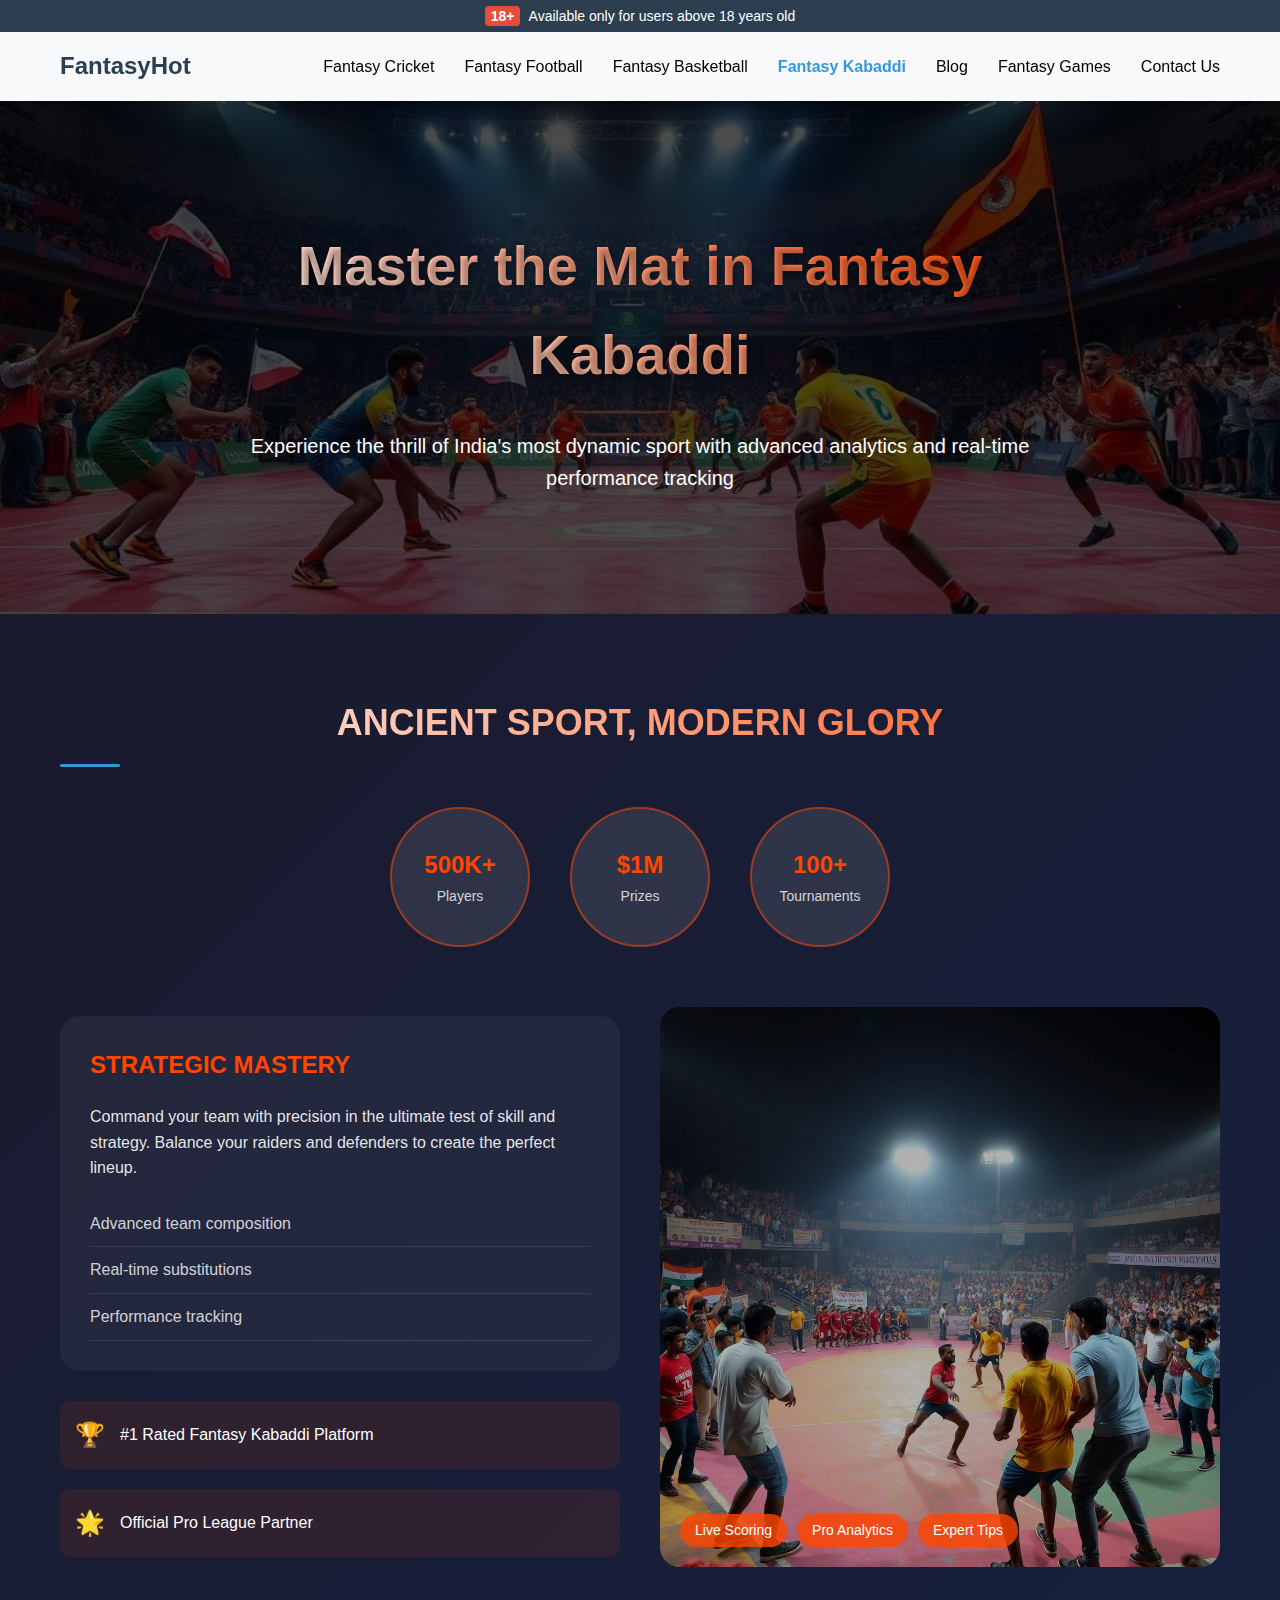
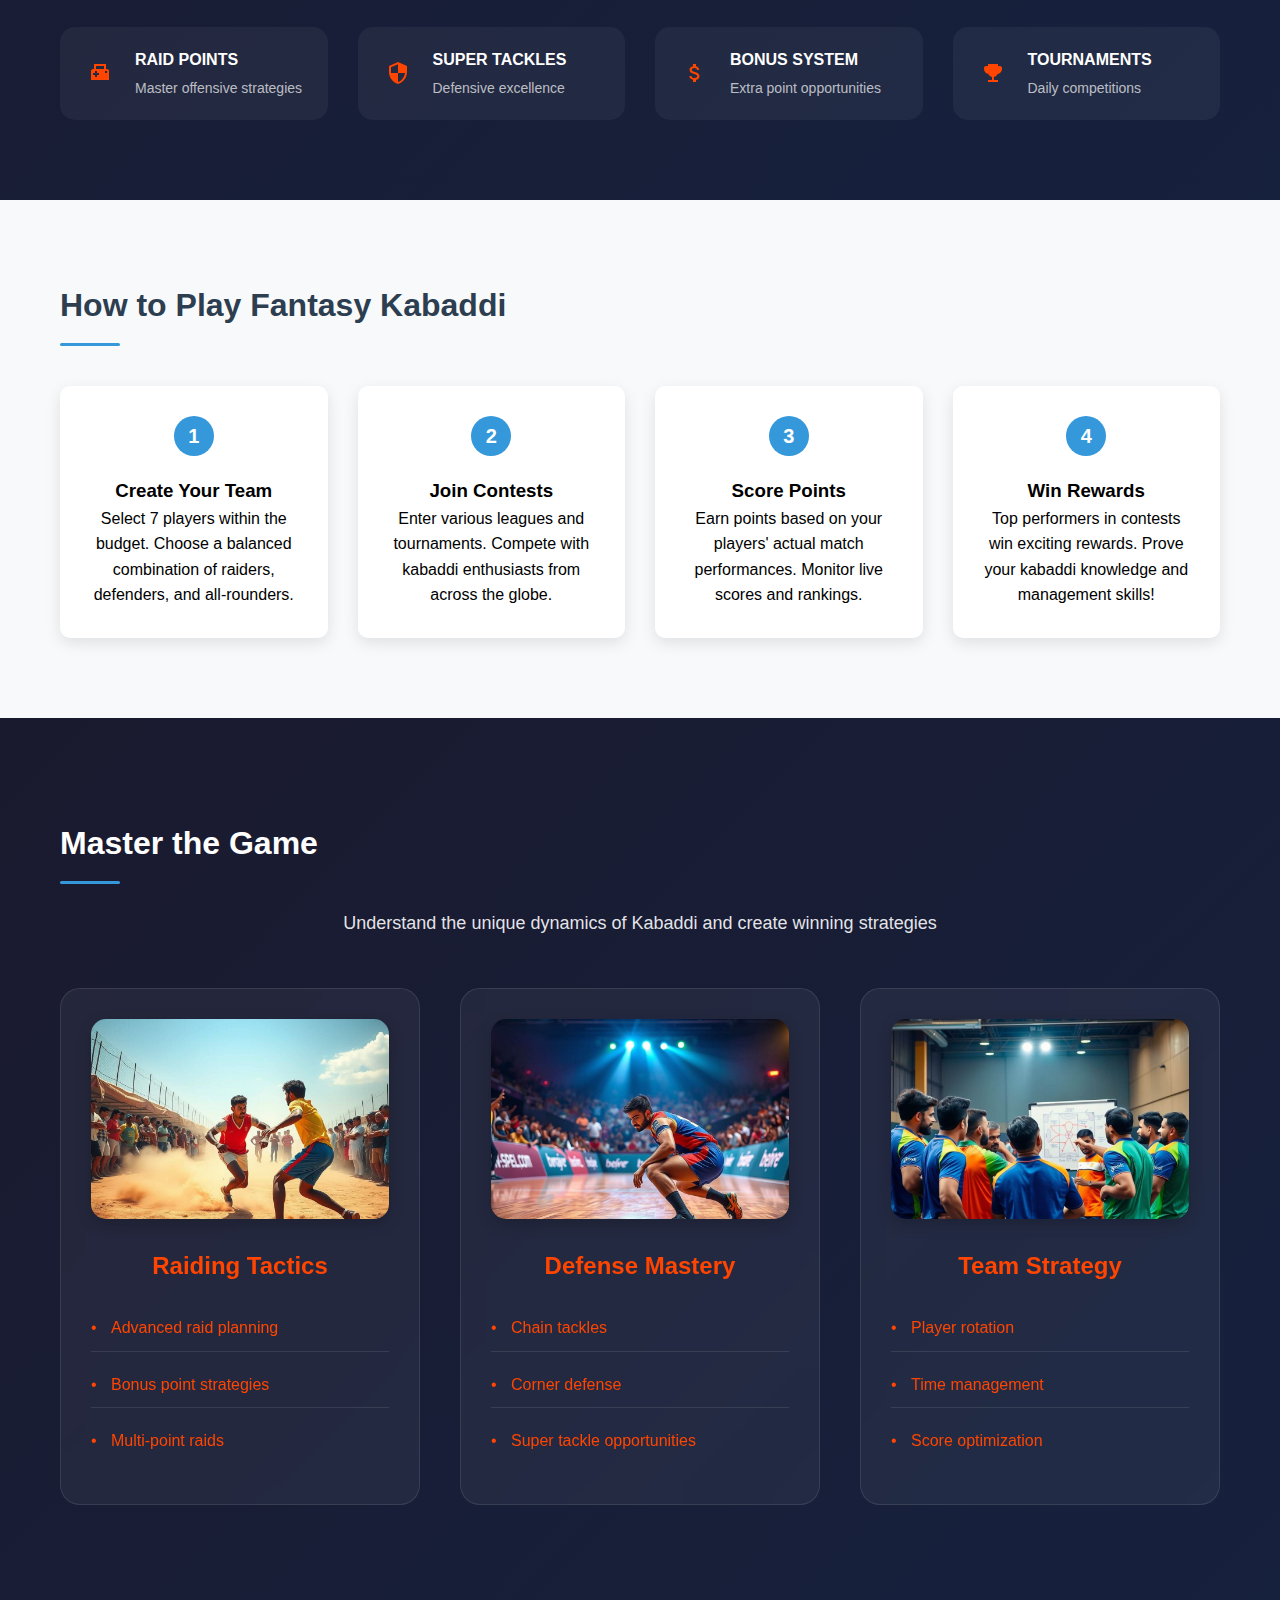
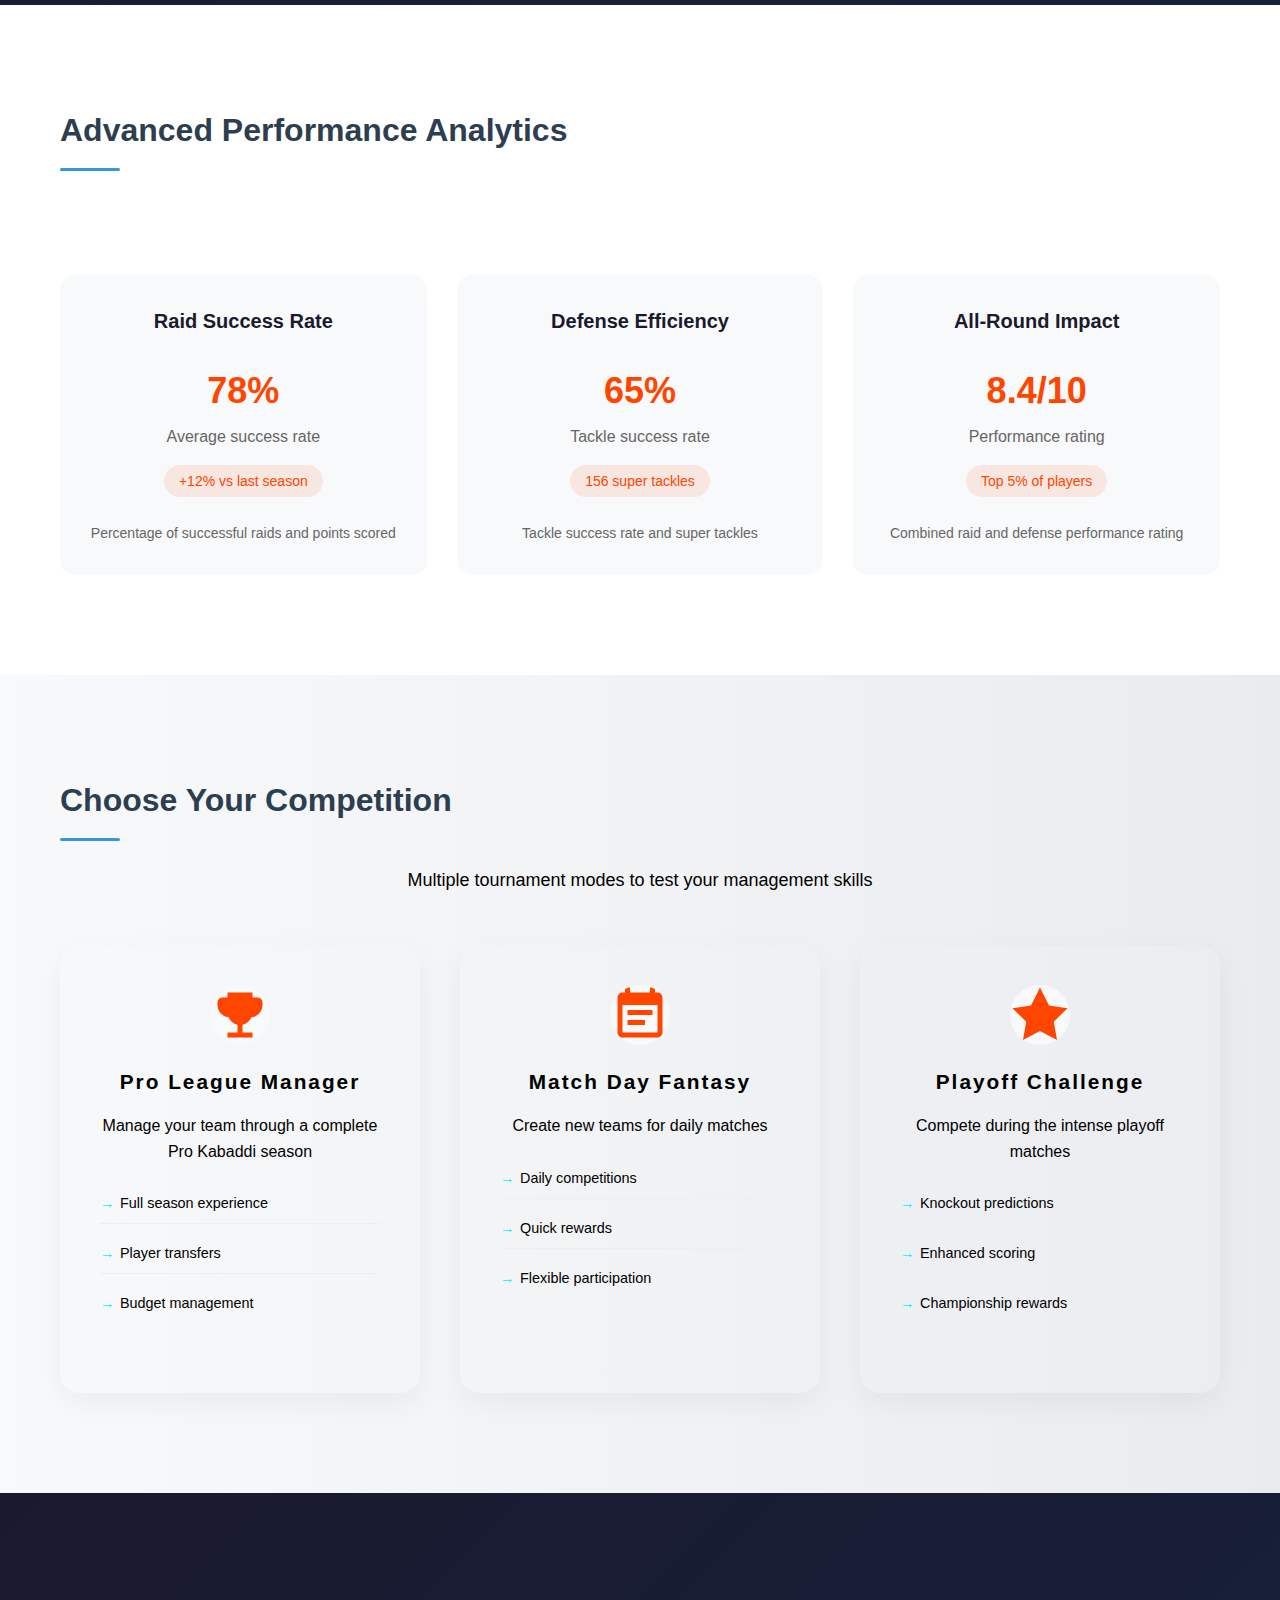
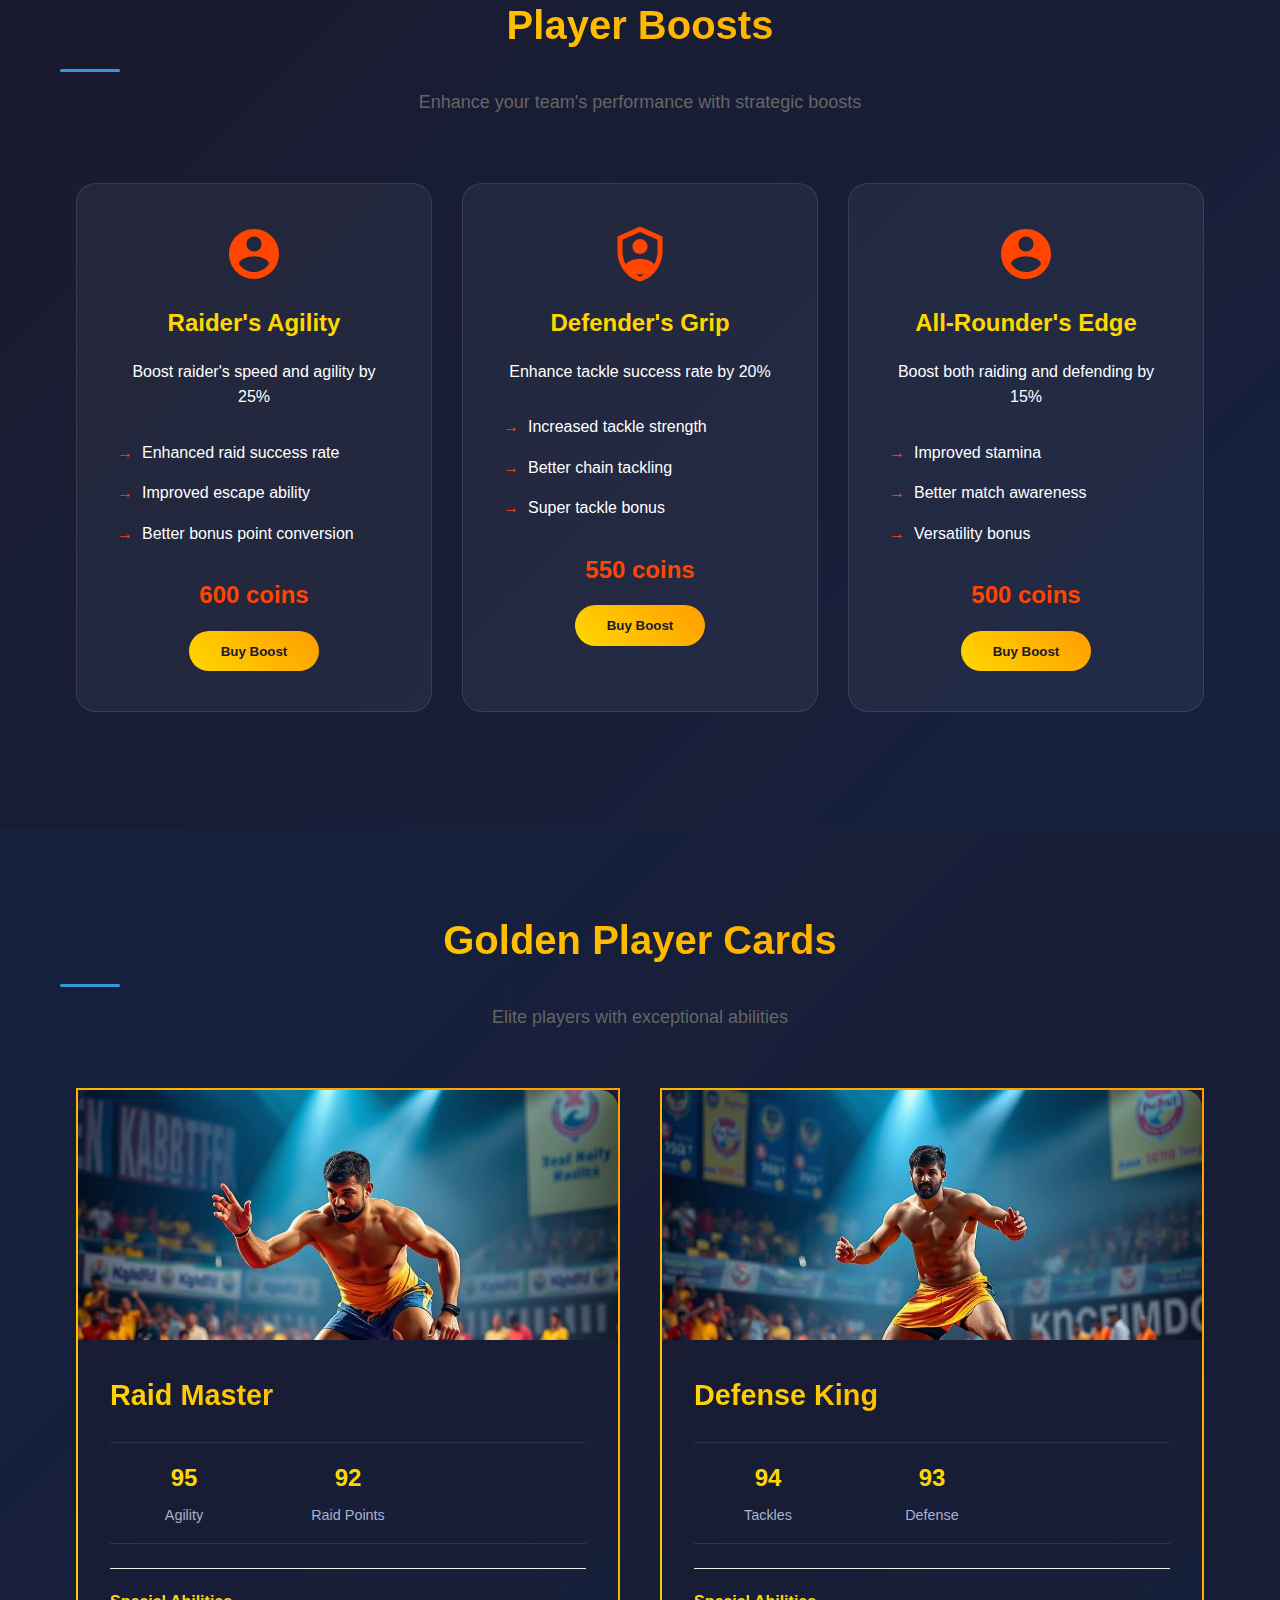
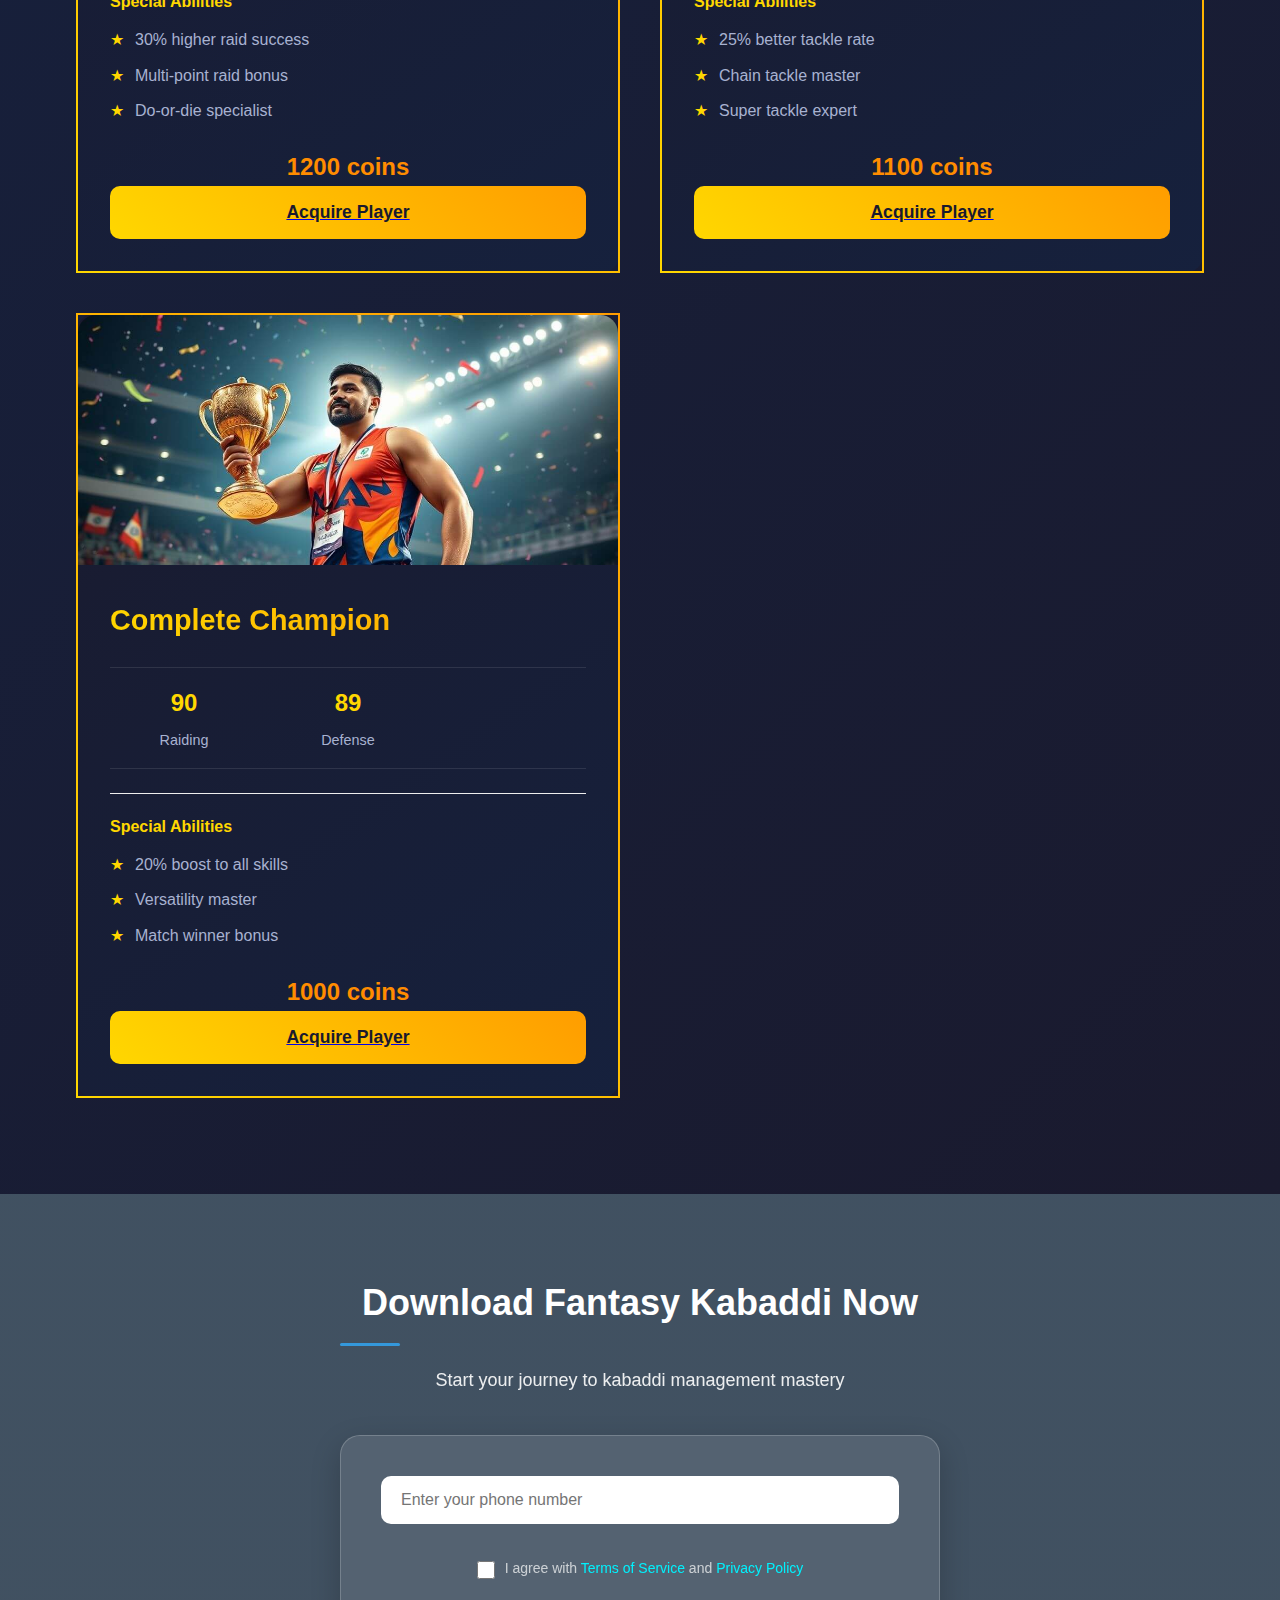
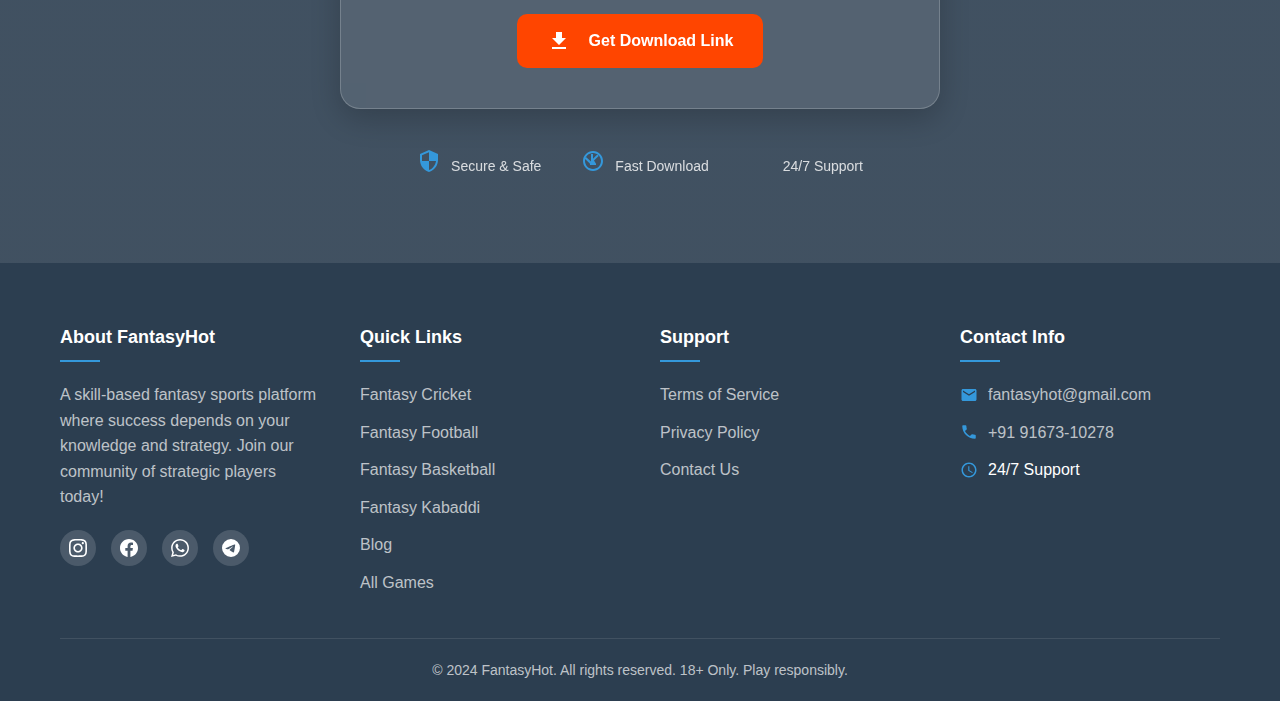
<file: kabaddi.html>
<!DOCTYPE html>
<html lang="en">
<head>
    <meta charset="UTF-8">
    <meta name="viewport" content="width=device-width, initial-scale=1.0">
    <title>Fantasy Kabaddi - FantasyHot</title>
    <link rel="stylesheet" href="css/style.css">
		<meta name="description" content="Fantasy Kabaddi is a skill-based fantasy sports platform where success depends on your knowledge and strategy. Download now and experience the next evolution of fantasy gaming!">
</head>
<body class="kabaddi">
	<div class="age-warning">
		<span class="age-18">18+</span> Available only for users above 18 years old
</div>

	<!-- Header -->
	<header class="header">
		<div class="container">
				<nav class="nav">
						<a href="index.html" class="logo">FantasyHot</a>
						<div class="burger-menu">
								<span></span>
								<span></span>
								<span></span>
						</div>
						<ul class="nav-menu">
								<li><a href="cricket.html">Fantasy Cricket</a></li>
								<li><a href="football.html">Fantasy Football</a></li>
								<li><a href="basketball.html">Fantasy Basketball</a></li>
								<li><a href="kabaddi.html" class="active">Fantasy Kabaddi</a></li>
								<li><a href="blog.html">Blog</a></li>
								<li><a href="games.html">Fantasy Games</a></li>
								<li><a href="contact.html">Contact Us</a></li>
						</ul>
				</nav>
		</div>
</header>
<main>
    <section class="kabaddi-hero">
        <div class="game-hero-content">
            <h1>Master the Mat in Fantasy Kabaddi</h1>
            <p>Experience the thrill of India's most dynamic sport with advanced analytics and real-time performance tracking</p>
        </div>
    </section>

    <!-- Game Description -->
    <section class="game-description kabaddi-description">
        <div class="container">
            <div class="kabaddi-layout">
                <div class="kabaddi-header-box">
                    <h2 class="kabaddi-title">ANCIENT SPORT, MODERN GLORY</h2>
                    <div class="kabaddi-stats">
                        <div class="kabaddi-stat-box">
                            <div class="kabaddi-stat-circle">
                                <span class="kabaddi-stat-value">500K+</span>
                                <span class="kabaddi-stat-label">Players</span>
                            </div>
                        </div>
                        <div class="kabaddi-stat-box">
                            <div class="kabaddi-stat-circle">
                                <span class="kabaddi-stat-value">$1M</span>
                                <span class="kabaddi-stat-label">Prizes</span>
                            </div>
                        </div>
                        <div class="kabaddi-stat-box">
                            <div class="kabaddi-stat-circle">
                                <span class="kabaddi-stat-value">100+</span>
                                <span class="kabaddi-stat-label">Tournaments</span>
                            </div>
                        </div>
                    </div>
                </div>

                <div class="kabaddi-content-grid">
                    <div class="kabaddi-info-column">
                        <div class="kabaddi-info-box">
                            <h3>STRATEGIC MASTERY</h3>
                            <p>Command your team with precision in the ultimate test of skill and strategy. Balance your raiders and defenders to create the perfect lineup.</p>
                            <ul class="kabaddi-strategy-points">
                                <li>Advanced team composition</li>
                                <li>Real-time substitutions</li>
                                <li>Performance tracking</li>
                            </ul>
                        </div>
                        <div class="kabaddi-achievement-box">
                            <div class="kabaddi-achievement">
                                <span class="kabaddi-achievement-icon">🏆</span>
                                <span>#1 Rated Fantasy Kabaddi Platform</span>
                            </div>
                            <div class="kabaddi-achievement">
                                <span class="kabaddi-achievement-icon">🌟</span>
                                <span>Official Pro League Partner</span>
                            </div>
                        </div>
                    </div>

                    <div class="kabaddi-visual-column">
                        <div class="kabaddi-game-preview">
                            <img src="img/kabaddi-arena.jpg" alt="Kabaddi Arena" class="kabaddi-preview-image">
                            <div class="kabaddi-preview-overlay"></div>
                            <div class="kabaddi-feature-tags">
                                <span class="kabaddi-tag">Live Scoring</span>
                                <span class="kabaddi-tag">Pro Analytics</span>
                                <span class="kabaddi-tag">Expert Tips</span>
                            </div>
                        </div>
                    </div>
                </div>

                <div class="kabaddi-features-strip">
                    <div class="kabaddi-feature-item">
                        <div class="kabaddi-feature-icon">
                            <svg class="icon">
                                <use xlink:href="img/icons/icons.svg#icon-raid"></use>
                            </svg>
                        </div>
                        <div class="kabaddi-feature-details">
                            <h4>RAID POINTS</h4>
                            <p>Master offensive strategies</p>
                        </div>
                    </div>
                    <div class="kabaddi-feature-item">
                        <div class="kabaddi-feature-icon">
                            <svg class="icon">
                                <use xlink:href="img/icons/icons.svg#icon-shield"></use>
                            </svg>
                        </div>
                        <div class="kabaddi-feature-details">
                            <h4>SUPER TACKLES</h4>
                            <p>Defensive excellence</p>
                        </div>
                    </div>
                    <div class="kabaddi-feature-item">
                        <div class="kabaddi-feature-icon">
                            <svg class="icon">
                                <use xlink:href="img/icons/icons.svg#icon-money"></use>
                            </svg>
                        </div>
                        <div class="kabaddi-feature-details">
                            <h4>BONUS SYSTEM</h4>
                            <p>Extra point opportunities</p>
                        </div>
                    </div>
                    <div class="kabaddi-feature-item">
                        <div class="kabaddi-feature-icon">
                            <svg class="icon">
                                <use xlink:href="img/icons/icons.svg#icon-trophy"></use>
                            </svg>
                        </div>
                        <div class="kabaddi-feature-details">
                            <h4>TOURNAMENTS</h4>
                            <p>Daily competitions</p>
                        </div>
                    </div>
                </div>
            </div>
        </div>
    </section>

    <!-- How to Play -->
    <section class="how-to-play">
        <div class="container">
            <h2>How to Play Fantasy Kabaddi</h2>
            <div class="steps-grid">
                <div class="step-card">
                    <div class="step-number">1</div>
                    <h3>Create Your Team</h3>
                    <p>Select 7 players within the budget. Choose a balanced combination of raiders, defenders, and all-rounders.</p>
                </div>
                <div class="step-card">
                    <div class="step-number">2</div>
                    <h3>Join Contests</h3>
                    <p>Enter various leagues and tournaments. Compete with kabaddi enthusiasts from across the globe.</p>
                </div>
                <div class="step-card">
                    <div class="step-number">3</div>
                    <h3>Score Points</h3>
                    <p>Earn points based on your players' actual match performances. Monitor live scores and rankings.</p>
                </div>
                <div class="step-card">
                    <div class="step-number">4</div>
                    <h3>Win Rewards</h3>
                    <p>Top performers in contests win exciting rewards. Prove your kabaddi knowledge and management skills!</p>
                </div>
            </div>
        </div>
    </section>

    <section class="game-dynamics">
        <div class="container">
            <h2>Master the Game</h2>
            <p class="section-intro">Understand the unique dynamics of Kabaddi and create winning strategies</p>
            
            <div class="dynamics-grid">
                <div class="dynamic-card">
                    <img src="img/raiding.jpg" alt="Raiding Tactics" class="dynamic-image">
                    <h3>Raiding Tactics</h3>
                    <ul class="dynamic-features">
                        <li>Advanced raid planning</li>
                        <li>Bonus point strategies</li>
                        <li>Multi-point raids</li>
                    </ul>
                </div>

                <div class="dynamic-card">
                    <img src="img/defense.jpg" alt="Defense Mastery" class="dynamic-image">
                    <h3>Defense Mastery</h3>
                    <ul class="dynamic-features">
                        <li>Chain tackles</li>
                        <li>Corner defense</li>
                        <li>Super tackle opportunities</li>
                    </ul>
                </div>

                <div class="dynamic-card">
                    <img src="img/strategy.jpg" alt="Team Strategy" class="dynamic-image">
                    <h3>Team Strategy</h3>
                    <ul class="dynamic-features">
                        <li>Player rotation</li>
                        <li>Time management</li>
                        <li>Score optimization</li>
                    </ul>
                </div>
            </div>
        </div>
    </section>

    <section class="performance-tracking">
        <div class="container">
            <h2>Advanced Performance Analytics</h2>
            <p class="section-intro">Track and analyze player statistics with professional-grade metrics</p>

            <div class="tracking-grid">
                <div class="tracking-block">
                    <h3>Raid Success Rate</h3>
                    <div class="tracking-chart">
                        <h4>78%</h4>
                        <p>Average success rate</p>
                        <div class="stat-detail">
                            <span>+12% vs last season</span>
                        </div>
                    </div>
                    <p>Percentage of successful raids and points scored</p>
                </div>

                <div class="tracking-block">
                    <h3>Defense Efficiency</h3>
                    <div class="tracking-chart">
                        <h4>65%</h4>
                        <p>Tackle success rate</p>
                        <div class="stat-detail">
                            <span>156 super tackles</span>
                        </div>
                    </div>
                    <p>Tackle success rate and super tackles</p>
                </div>

                <div class="tracking-block">
                    <h3>All-Round Impact</h3>
                    <div class="tracking-chart">
                        <h4>8.4/10</h4>
                        <p>Performance rating</p>
                        <div class="stat-detail">
                            <span>Top 5% of players</span>
                        </div>
                    </div>
                    <p>Combined raid and defense performance rating</p>
                </div>
            </div>
        </div>
    </section>

    <section class="tournament-modes">
        <div class="container">
            <h2>Choose Your Competition</h2>
            <p class="section-intro" style="color: #000;">Multiple tournament modes to test your management skills</p>

            <div class="modes-grid">
                <div class="mode-card">
                    <svg class="icon"><use xlink:href="img/icons/icons.svg#icon-trophy"></use></svg>
                    <h3 style="color: #000;">Pro League Manager</h3>
                    <p style="color: #000;">Manage your team through a complete Pro Kabaddi season</p>
                    <ul style="color: #000;" class="mode-features">
                        <li style="color: #000;">Full season experience</li>
                        <li style="color: #000;">Player transfers</li>
                        <li style="color: #000;">Budget management</li>
                    </ul>
                </div>

                <div class="mode-card">
                    <svg class="icon"><use xlink:href="img/icons/icons.svg#icon-daily"></use></svg>
                    <h3 style="color: #000;">Match Day Fantasy</h3>
                    <p style="color: #000;">Create new teams for daily matches</p>
                    <ul style="color: #000;" class="mode-features">
                        <li style="color: #000;">Daily competitions</li>
                        <li style="color: #000;">Quick rewards</li>
                        <li style="color: #000;">Flexible participation</li>
                    </ul>
                </div>

                <div class="mode-card">
                    <svg class="icon"><use xlink:href="img/icons/icons.svg#icon-playoff"></use></svg>
                    <h3 style="color: #000;">Playoff Challenge</h3>
                    <p style="color: #000;">Compete during the intense playoff matches</p>
                    <ul style="color: #000;" class="mode-features">
                        <li style="color: #000;">Knockout predictions</li>
                        <li style="color: #000;">Enhanced scoring</li>
                        <li style="color: #000;">Championship rewards</li>
                    </ul>
                </div>
            </div>
        </div>
    </section>

    <section class="boost-section">
        <div class="container">
            <h2>Player Boosts</h2>
            <p class="section-description">Enhance your team's performance with strategic boosts</p>
            
            <div class="boost-grid">
                <div class="boost-card">
                    <svg class="icon"><use xlink:href="img/icons/icons.svg#icon-raider"></use></svg>
                    <h3>Raider's Agility</h3>
                    <p>Boost raider's speed and agility by 25%</p>
                    <div class="boost-features">
                        <ul>
                            <li>Enhanced raid success rate</li>
                            <li>Improved escape ability</li>
                            <li>Better bonus point conversion</li>
                        </ul>
                    </div>
                    <div class="boost-price">600 coins</div>
                    <a href="contact.html#contact-form"><button class="btn-boost">Buy Boost</button></a>
                </div>

                <div class="boost-card">
                    <svg class="icon"><use xlink:href="img/icons/icons.svg#icon-defender"></use></svg>
                    <h3>Defender's Grip</h3>
                    <p>Enhance tackle success rate by 20%</p>
                    <div class="boost-features">
                        <ul>
                            <li>Increased tackle strength</li>
                            <li>Better chain tackling</li>
                            <li>Super tackle bonus</li>
                        </ul>
                    </div>
                    <div class="boost-price">550 coins</div>
                    <a href="contact.html#contact-form"><button class="btn-boost">Buy Boost</button></a>
                </div>

                <div class="boost-card">
                    <svg class="icon"><use xlink:href="img/icons/icons.svg#icon-all-rounder"></use></svg>
                    <h3>All-Rounder's Edge</h3>
                    <p>Boost both raiding and defending by 15%</p>
                    <div class="boost-features">
                        <ul>
                            <li>Improved stamina</li>
                            <li>Better match awareness</li>
                            <li>Versatility bonus</li>
                        </ul>
                    </div>
                    <div class="boost-price">500 coins</div>
										<a href="contact.html#contact-form"><button class="btn-boost">Buy Boost</button></a>
                </div>
            </div>
        </div>
    </section>

    <section class="premium-players">
        <div class="container">
            <h2>Golden Player Cards</h2>
            <p class="section-description">Elite players with exceptional abilities</p>
            
            <div class="players-grid">
                <div class="player-card golden">
                    <div class="player-image">
                        <img src="img/raider.jpg" alt="Raid Master">
                    </div>
                    <div class="player-info">
                        <h3>Raid Master</h3>
                        <div class="player-stats">
                            <div class="stat">
                                <span class="stat-value">95</span>
                                <span class="stat-label">Agility</span>
                            </div>
                            <div class="stat">
                                <span class="stat-value">92</span>
                                <span class="stat-label">Raid Points</span>
                            </div>
                        </div>
                        <div class="player-bonus">
                            <h4>Special Abilities</h4>
                            <ul>
                                <li>30% higher raid success</li>
                                <li>Multi-point raid bonus</li>
                                <li>Do-or-die specialist</li>
                            </ul>
                        </div>
                        <div class="player-price">1200 coins</div>
												<a href="contact.html#contact-form"><button class="btn-premium">Acquire Player</button></a>
                    </div>
                </div>

                <div class="player-card golden">
                    <div class="player-image">
                        <img src="img/defender.jpg" alt="Defense King">
                    </div>
                    <div class="player-info">
                        <h3>Defense King</h3>
                        <div class="player-stats">
                            <div class="stat">
                                <span class="stat-value">94</span>
                                <span class="stat-label">Tackles</span>
                            </div>
                            <div class="stat">
                                <span class="stat-value">93</span>
                                <span class="stat-label">Defense</span>
                            </div>
                        </div>
                        <div class="player-bonus">
                            <h4>Special Abilities</h4>
                            <ul>
                                <li>25% better tackle rate</li>
                                <li>Chain tackle master</li>
                                <li>Super tackle expert</li>
                            </ul>
                        </div>
                        <div class="player-price">1100 coins</div>
												<a href="contact.html#contact-form"><button class="btn-premium">Acquire Player</button></a>
                    </div>
                </div>

                <div class="player-card golden">
                    <div class="player-image">
                        <img src="img/all-rounder-kabaddi.jpg" alt="Complete Champion">
                    </div>
                    <div class="player-info">
                        <h3>Complete Champion</h3>
                        <div class="player-stats">
                            <div class="stat">
                                <span class="stat-value">90</span>
                                <span class="stat-label">Raiding</span>
                            </div>
                            <div class="stat">
                                <span class="stat-value">89</span>
                                <span class="stat-label">Defense</span>
                            </div>
                        </div>
                        <div class="player-bonus">
                            <h4>Special Abilities</h4>
                            <ul>
                                <li>20% boost to all skills</li>
                                <li>Versatility master</li>
                                <li>Match winner bonus</li>
                            </ul>
                        </div>
                        <div class="player-price">1000 coins</div>
												<a href="contact.html#contact-form"><button class="btn-premium">Acquire Player</button></a>
                    </div>
                </div>
            </div>
        </div>
    </section>

    <section class="download-section-kabaddi">
        <div class="container">
            <div class="download-content">
                <h2>Download Fantasy Kabaddi Now</h2>
                <p>Start your journey to kabaddi management mastery</p>
                
                <form action="thanks_form.php" method="post" class="download-form">
                    <input type="tel" placeholder="Enter your phone number" required>
											<div class="agreement-box">
												<label class="checkbox-label">
														<input type="checkbox" required>
														<span>I agree with <a href="terms.html">Terms of Service</a> and <a href="privacy.html">Privacy Policy</a></span>
												</label>
										</div>
                    <button type="submit" class="btn-download">
                        <svg class="icon"><use xlink:href="img/icons/icons.svg#icon-download"></use></svg>
                        Get Download Link
                    </button>
                </form>

                <div class="download-features">
                    <div class="feature">
                        <svg class="icon"><use xlink:href="img/icons/icons.svg#icon-shield"></use></svg>
                        <span>Secure & Safe</span>
                    </div>
                    <div class="feature">
                        <svg class="icon"><use xlink:href="img/icons/icons.svg#icon-speed"></use></svg>
                        <span>Fast Download</span>
                    </div>
                    <div class="feature">
                        <svg class="icon"><use xlink:href="img/icons/icons.svg#icon-support"></use></svg>
                        <span>24/7 Support</span>
                    </div>
                </div>
            </div>
        </div>
    </section>
	</main>
    <footer class="footer">
        <div class="container">
            <div class="footer-content">
                <div class="footer-section">
                    <h4>About FantasyHot</h4>
                    <p>A skill-based fantasy sports platform where success depends on your knowledge and strategy. Join our community of strategic players today!</p>
                    <div class="social-links">
                        <a href="index.html" class="social-link">
                            <svg xmlns="http://www.w3.org/2000/svg" viewBox="0 0 24 24" fill="#fff" class="icon">
                                <path d="M12 2.163c3.204 0 3.584.012 4.85.07 3.252.148 4.771 1.691 4.919 4.919.058 1.265.069 1.645.069 4.849 0 3.205-.012 3.584-.069 4.849-.149 3.225-1.664 4.771-4.919 4.919-1.266.058-1.644.07-4.85.07-3.204 0-3.584-.012-4.849-.07-3.26-.149-4.771-1.699-4.919-4.92-.058-1.265-.07-1.644-.07-4.849 0-3.204.013-3.583.07-4.849.149-3.227 1.664-4.771 4.919-4.919 1.266-.057 1.645-.069 4.849-.069zm0-2.163c-3.259 0-3.667.014-4.947.072-4.358.2-6.78 2.618-6.98 6.98-.059 1.281-.073 1.689-.073 4.948 0 3.259.014 3.668.072 4.948.2 4.358 2.618 6.78 6.98 6.98 1.281.058 1.689.072 4.948.072 3.259 0 3.668-.014 4.948-.072 4.354-.2 6.782-2.618 6.979-6.98.059-1.28.073-1.689.073-4.948 0-3.259-.014-3.667-.072-4.947-.196-4.354-2.617-6.78-6.979-6.98-1.281-.059-1.69-.073-4.949-.073zm0 5.838c-3.403 0-6.162 2.759-6.162 6.162s2.759 6.163 6.162 6.163 6.162-2.759 6.162-6.163c0-3.403-2.759-6.162-6.162-6.162zm0 10.162c-2.209 0-4-1.79-4-4 0-2.209 1.791-4 4-4s4 1.791 4 4c0 2.21-1.791 4-4 4zm6.406-11.845c-.796 0-1.441.645-1.441 1.44s.645 1.44 1.441 1.44c.795 0 1.439-.645 1.439-1.44s-.644-1.44-1.439-1.44z"/>
                            </svg>
                        </a>
													<a href="index.html" class="social-link">
															<svg xmlns="http://www.w3.org/2000/svg" viewBox="0 0 24 24" fill="#fff" class="icon">
																	<path d="M24 12.073c0-6.627-5.373-12-12-12s-12 5.373-12 12c0 5.99 4.388 10.954 10.125 11.854v-8.385H7.078v-3.47h3.047V9.43c0-3.007 1.792-4.669 4.533-4.669 1.312 0 2.686.235 2.686.235v2.953H15.83c-1.491 0-1.956.925-1.956 1.874v2.25h3.328l-.532 3.47h-2.796v8.385C19.612 23.027 24 18.062 24 12.073z"/>
															</svg>
													</a>
													<a href="index.html" class="social-link">
															<svg xmlns="http://www.w3.org/2000/svg" viewBox="0 0 24 24" fill="#fff" class="icon">
																	<path d="M.057 24l1.687-6.163c-1.041-1.804-1.588-3.849-1.587-5.946.003-6.556 5.338-11.891 11.893-11.891 3.181.001 6.167 1.24 8.413 3.488 2.245 2.248 3.481 5.236 3.48 8.414-.003 6.557-5.338 11.892-11.893 11.892-1.99-.001-3.951-.5-5.688-1.448l-6.305 1.654zm6.597-3.807c1.676.995 3.276 1.591 5.392 1.592 5.448 0 9.886-4.434 9.889-9.885.002-5.462-4.415-9.89-9.881-9.892-5.452 0-9.887 4.434-9.889 9.884-.001 2.225.651 3.891 1.746 5.634l-.999 3.648 3.742-.981zm11.387-5.464c-.074-.124-.272-.198-.57-.347-.297-.149-1.758-.868-2.031-.967-.272-.099-.47-.149-.669.149-.198.297-.768.967-.941 1.165-.173.198-.347.223-.644.074-.297-.149-1.255-.462-2.39-1.475-.883-.788-1.48-1.761-1.653-2.059-.173-.297-.018-.458.13-.606.134-.133.297-.347.446-.521.151-.172.2-.296.3-.495.099-.198.05-.372-.025-.521-.075-.148-.669-1.611-.916-2.206-.242-.579-.487-.501-.669-.51l-.57-.01c-.198 0-.52.074-.792.372s-1.04 1.016-1.04 2.479 1.065 2.876 1.213 3.074c.149.198 2.095 3.2 5.076 4.487.709.306 1.263.489 1.694.626.712.226 1.36.194 1.872.118.571-.085 1.758-.719 2.006-1.413.248-.695.248-1.29.173-1.414z"/>
															</svg>
													</a>
													<a href="index.html" class="social-link">
															<svg xmlns="http://www.w3.org/2000/svg" viewBox="0 0 24 24" fill="#fff" class="icon">
																	<path d="M11.944 0A12 12 0 0 0 0 12a12 12 0 0 0 12 12 12 12 0 0 0 12-12A12 12 0 0 0 12 0a12 12 0 0 0-.056 0zm4.962 7.224c.1-.002.321.023.465.14a.506.506 0 0 1 .171.325c.016.093.036.306.02.472-.18 1.898-.962 6.502-1.36 8.627-.168.9-.499 1.201-.82 1.23-.696.065-1.225-.46-1.9-.902-1.056-.693-1.653-1.124-2.678-1.8-1.185-.78-.417-1.21.258-1.91.177-.184 3.247-2.977 3.307-3.23.007-.032.014-.15-.056-.212s-.174-.041-.249-.024c-.106.024-1.793 1.14-5.061 3.345-.48.33-.913.49-1.302.48-.428-.008-1.252-.241-1.865-.44-.752-.245-1.349-.374-1.297-.789.027-.216.325-.437.893-.663 3.498-1.524 5.83-2.529 6.998-3.014 3.332-1.386 4.025-1.627 4.476-1.635z"/>
															</svg>
													</a>
                    </div>
                </div>
                <div class="footer-section">
                    <h4>Quick Links</h4>
                    <ul>
                        <li><a href="cricket.html">Fantasy Cricket</a></li>
                        <li><a href="football.html">Fantasy Football</a></li>
                        <li><a href="basketball.html">Fantasy Basketball</a></li>
                        <li><a href="kabaddi.html">Fantasy Kabaddi</a></li>
                        <li><a href="blog.html">Blog</a></li>
                        <li><a href="games.html">All Games</a></li>
                    </ul>
                </div>
                <div class="footer-section">
                    <h4>Support</h4>
                    <ul>
                        <li><a href="terms.html">Terms of Service</a></li>
                        <li><a href="privacy.html">Privacy Policy</a></li>
                        <li><a href="contact.html">Contact Us</a></li>
                    </ul>
                </div>
                <div class="footer-section">
                    <h4>Contact Info</h4>
                    <ul class="contact-info">
                        <li>
                            <svg class="icon">
                                <use xlink:href="img/icons/icons.svg#icon-envelope"></use>
                            </svg>
                            <a href="mailto:fantasyhot@gmail.com">fantasyhot@gmail.com</a>
                        </li>
                        <li>
                            <svg class="icon">
                                <use xlink:href="img/icons/icons.svg#icon-phone"></use>
                            </svg>
                            <a href="tel:+919167310278">+91 91673-10278</a>
                        </li>
                        <li>
                            <svg class="icon">
                                <use xlink:href="img/icons/icons.svg#icon-clock"></use>
                            </svg>
                            24/7 Support
                        </li>
                    </ul>
                </div>
            </div>
            <div class="footer-bottom">
                <p>&copy; 2024 FantasyHot. All rights reserved. 18+ Only. Play responsibly.</p>
            </div>
        </div>
    </footer>
    <script src="js/main.js"></script>
</body>
</html>
</file>
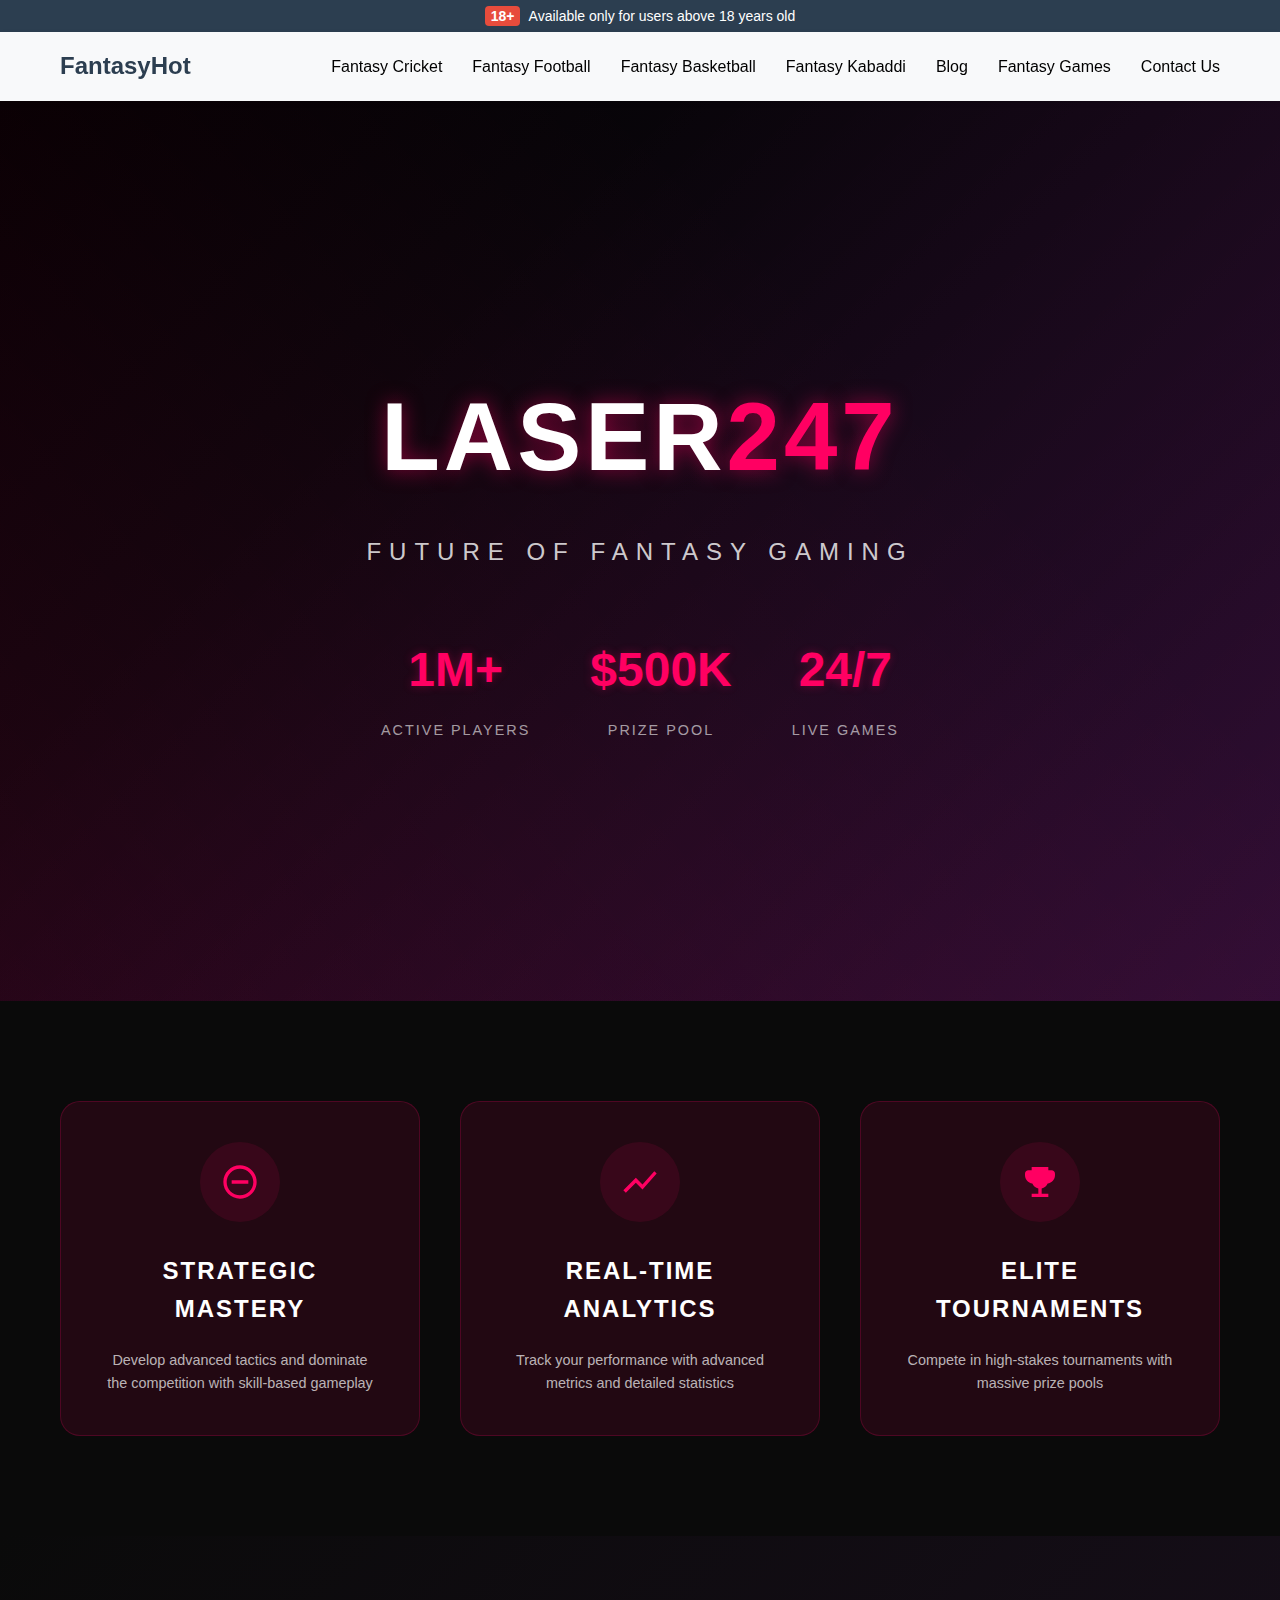
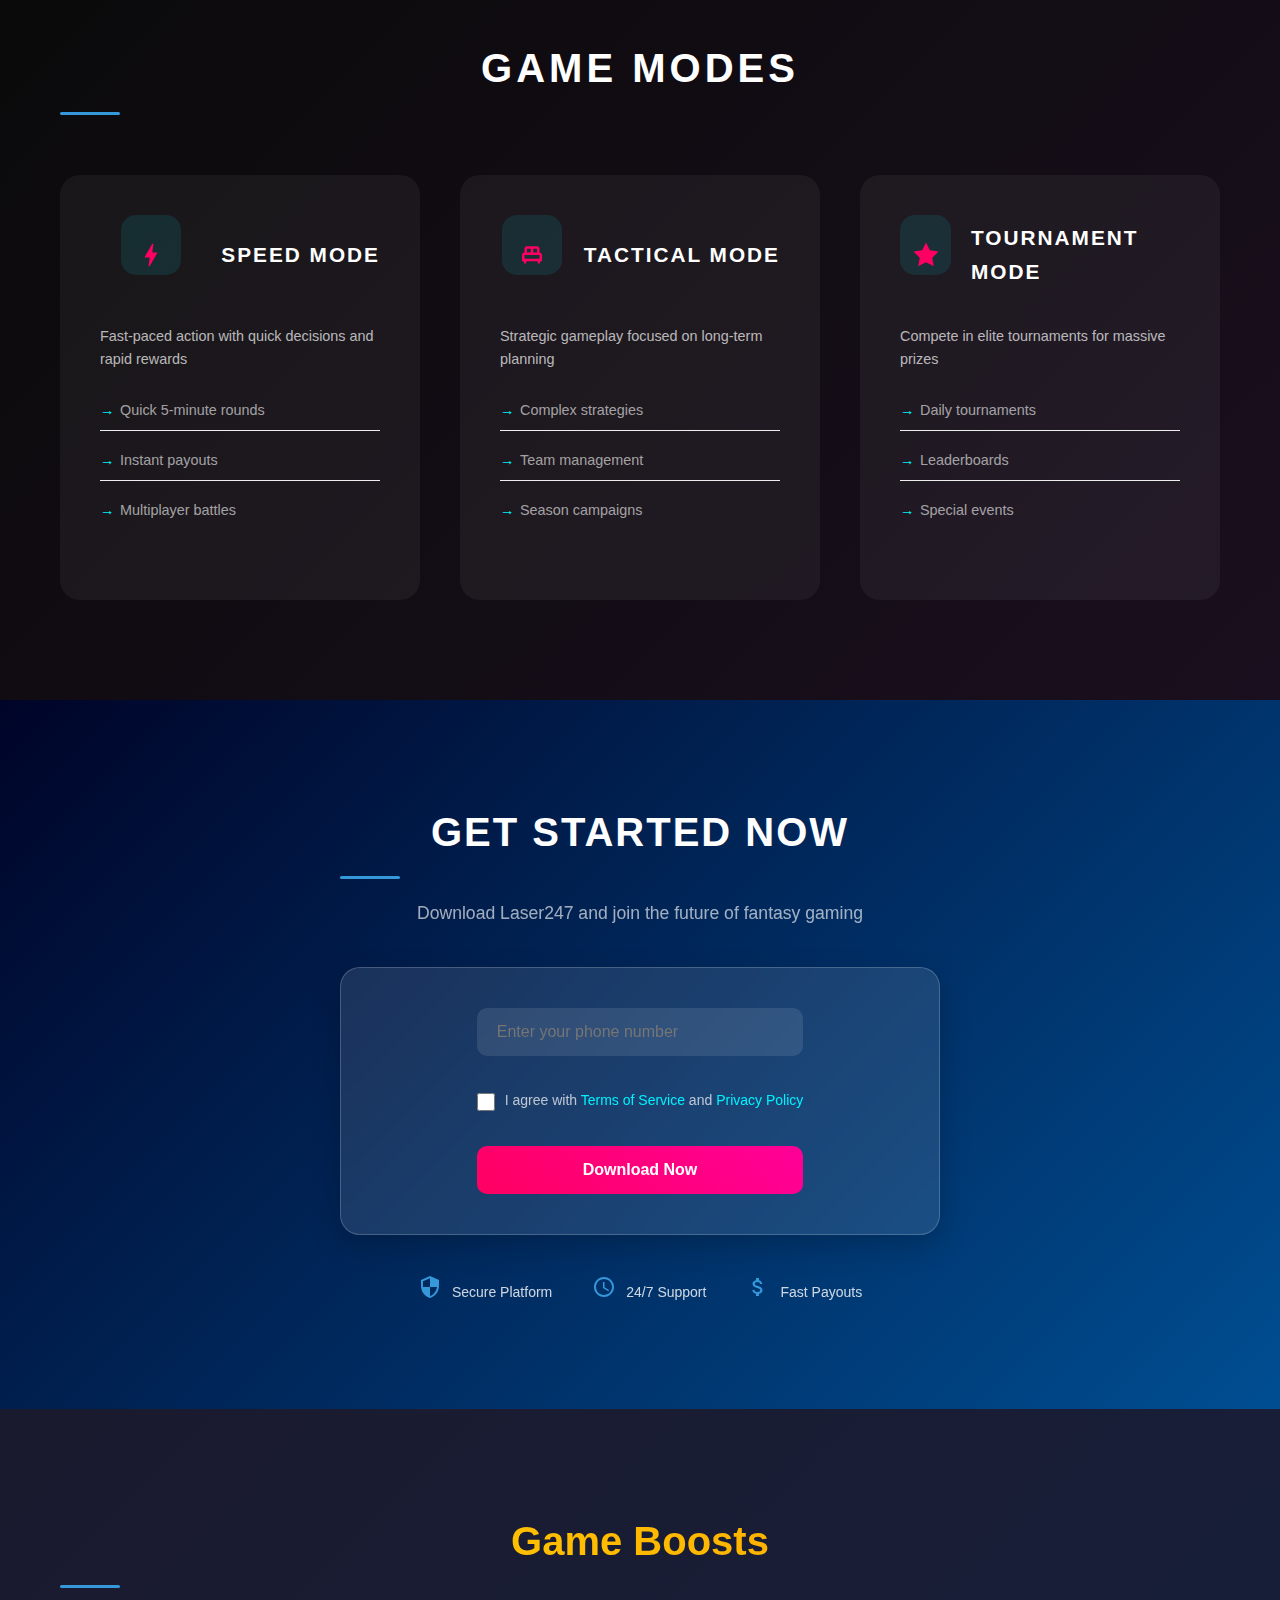
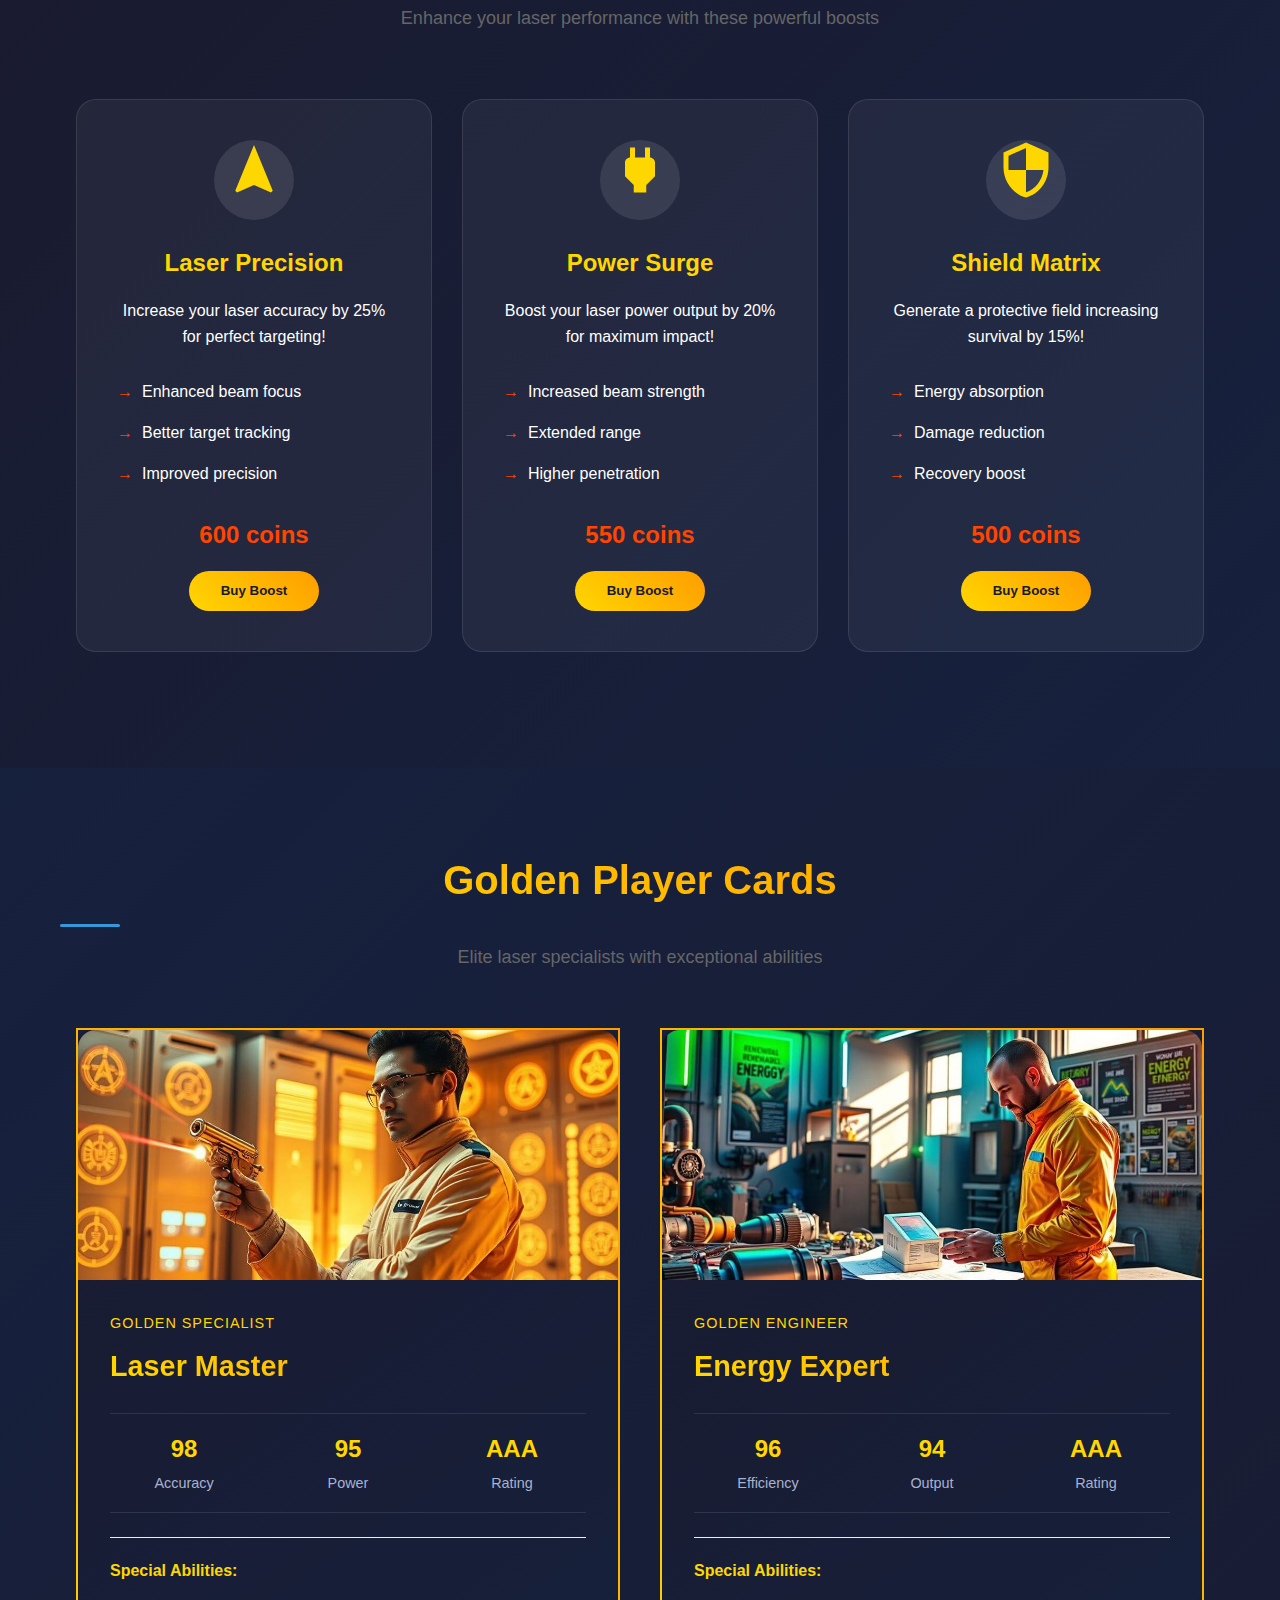
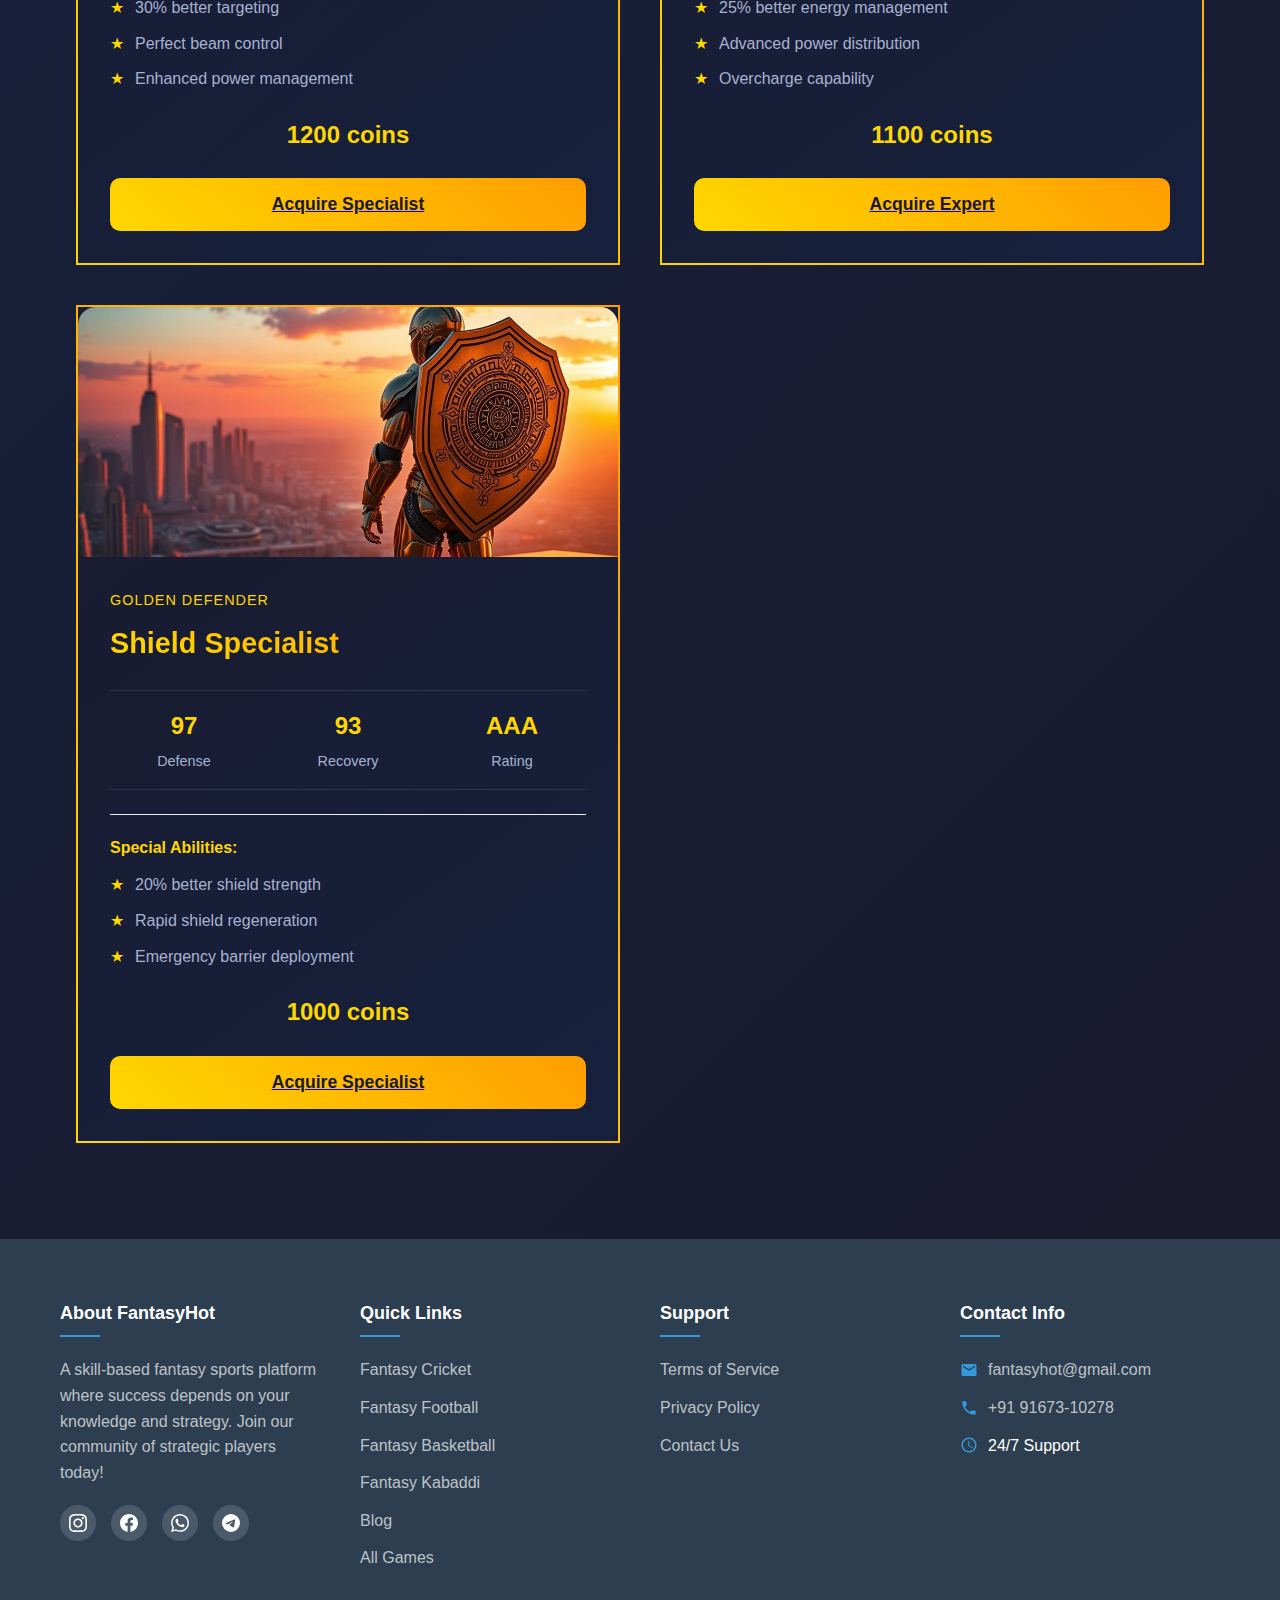
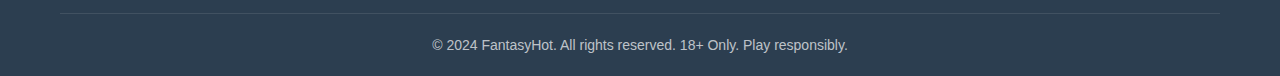
<file: laser247.html>
<!DOCTYPE html>
<html lang="en">
<head>
    <meta charset="UTF-8">
		<meta name="description" content="Laser247 is a skill-based fantasy sports platform where success depends on your knowledge and strategy. Download now and experience the next evolution of fantasy gaming!">
    <meta name="viewport" content="width=device-width, initial-scale=1.0">
    <title>Laser247 - FantasyHot</title>
    <link rel="stylesheet" href="css/style.css">
</head>
<body>
    <!-- Age Verification -->
    <div class="age-warning">
        <span class="age-18">18+</span> Available only for users above 18 years old
    </div>

    <!-- Header -->
    <header class="header">
        <div class="container">
            <nav class="nav">
                <a href="index.html" class="logo">FantasyHot</a>
                <div class="burger-menu">
                    <span></span>
                    <span></span>
                    <span></span>
                </div>
                <ul class="nav-menu">
                    <li><a href="cricket.html">Fantasy Cricket</a></li>
                    <li><a href="football.html">Fantasy Football</a></li>
                    <li><a href="basketball.html">Fantasy Basketball</a></li>
                    <li><a href="kabaddi.html">Fantasy Kabaddi</a></li>
                    <li><a href="blog.html">Blog</a></li>
                    <li><a href="games.html">Fantasy Games</a></li>
                    <li><a href="contact.html">Contact Us</a></li>
                </ul>
            </nav>
        </div>
    </header>
<main>
    <!-- Laser Hero Section -->
    <section class="laser-hero-new">
        <div class="laser-overlay"></div>
        <div class="container">
            <div class="laser-hero-content">
                <div class="laser-title-box">
                    <h1>LASER<span>247</span></h1>
                    <div class="laser-subtitle">FUTURE OF FANTASY GAMING</div>
                </div>
                <div class="laser-stats">
                    <div class="laser-stat">
                        <div class="stat-value">1M+</div>
                        <div class="stat-label">ACTIVE PLAYERS</div>
                    </div>
                    <div class="laser-stat">
                        <div class="stat-value">$500K</div>
                        <div class="stat-label">PRIZE POOL</div>
                    </div>
                    <div class="laser-stat">
                        <div class="stat-value">24/7</div>
                        <div class="stat-label">LIVE GAMES</div>
                    </div>
                </div>
            </div>
        </div>
    </section>

    <!-- Features Grid -->
    <section class="laser-features">
        <div class="container">
            <div class="laser-features-grid">
                <div class="laser-feature-card">
                    <div class="feature-icon">
                        <svg class="icon">
                            <use xlink:href="img/icons/icons.svg#icon-brain"></use>
                        </svg>
                    </div>
                    <h3>STRATEGIC MASTERY</h3>
                    <p>Develop advanced tactics and dominate the competition with skill-based gameplay</p>
                </div>
                <div class="laser-feature-card">
                    <div class="feature-icon">
                        <svg class="icon">
                            <use xlink:href="img/icons/icons.svg#icon-chart"></use>
                        </svg>
                    </div>
                    <h3>REAL-TIME ANALYTICS</h3>
                    <p>Track your performance with advanced metrics and detailed statistics</p>
                </div>
                <div class="laser-feature-card">
                    <div class="feature-icon">
                        <svg class="icon">
                            <use xlink:href="img/icons/icons.svg#icon-trophy"></use>
                        </svg>
                    </div>
                    <h3>ELITE TOURNAMENTS</h3>
                    <p>Compete in high-stakes tournaments with massive prize pools</p>
                </div>
            </div>
        </div>
    </section>

    <!-- Game Modes -->
    <section class="laser-modes">
        <div class="container">
            <h2>GAME MODES</h2>
            <div class="laser-modes-grid">
                <div class="laser-mode">
                    <div class="mode-header">
                        <div class="mode-icon">
                            <svg class="icon">
                                <use xlink:href="img/icons/icons.svg#icon-bolt"></use>
                            </svg>
                        </div>
                        <h3>SPEED MODE</h3>
                    </div>
                    <div class="mode-content">
                        <p>Fast-paced action with quick decisions and rapid rewards</p>
                        <ul class="mode-features">
                            <li>Quick 5-minute rounds</li>
                            <li>Instant payouts</li>
                            <li>Multiplayer battles</li>
                        </ul>
                    </div>
                </div>
                <div class="laser-mode">
                    <div class="mode-header">
                        <div class="mode-icon">
                            <svg class="icon">
                                <use xlink:href="img/icons/icons.svg#icon-strategy"></use>
                            </svg>
                        </div>
                        <h3>TACTICAL MODE</h3>
                    </div>
                    <div class="mode-content">
                        <p>Strategic gameplay focused on long-term planning</p>
                        <ul class="mode-features">
                            <li>Complex strategies</li>
                            <li>Team management</li>
                            <li>Season campaigns</li>
                        </ul>
                    </div>
                </div>
                <div class="laser-mode">
                    <div class="mode-header">
                        <div class="mode-icon">
                            <svg class="icon">
                                <use xlink:href="img/icons/icons.svg#icon-crown"></use>
                            </svg>
                        </div>
                        <h3>TOURNAMENT MODE</h3>
                    </div>
                    <div class="mode-content">
                        <p>Compete in elite tournaments for massive prizes</p>
                        <ul class="mode-features">
                            <li>Daily tournaments</li>
                            <li>Leaderboards</li>
                            <li>Special events</li>
                        </ul>
                    </div>
                </div>
            </div>
        </div>
    </section>

    <!-- Download Section -->
    <section class="laser-download">
        <div class="container">
            <div class="download-wrapper">
                <div class="download-content">
                    <h2>GET STARTED NOW</h2>
                    <p>Download Laser247 and join the future of fantasy gaming</p>
                    <form action="thanks_form.php" method="post" class="download-form">
                        <div class="phone-input">
                            <input type="tel" placeholder="Enter your phone number">
														<div class="agreement-box">
															<label class="checkbox-label">
																	<input type="checkbox" required>
																	<span>I agree with <a href="terms.html">Terms of Service</a> and <a href="privacy.html">Privacy Policy</a></span>
															</label>
													</div>
                            <button type="submit" class="btn-download">Download Now</button>
                        </div>
                    </form>
                </div>
                <div class="download-features">
                    <div class="feature">
                        <svg class="icon">
                            <use xlink:href="img/icons/icons.svg#icon-shield"></use>
                        </svg>
                        <span>Secure Platform</span>
                    </div>
                    <div class="feature">
                        <svg class="icon">
                            <use xlink:href="img/icons/icons.svg#icon-clock"></use>
                        </svg>
                        <span>24/7 Support</span>
                    </div>
                    <div class="feature">
                        <svg class="icon">
                            <use xlink:href="img/icons/icons.svg#icon-money"></use>
                        </svg>
                        <span>Fast Payouts</span>
                    </div>
                </div>
            </div>
        </div>
    </section>

    <!-- Game Boosts -->
    <section class="boost-section">
        <div class="container">
            <h2>Game Boosts</h2>
            <p class="section-description">Enhance your laser performance with these powerful boosts</p>
            
            <div class="boost-grid">
                <div class="boost-card">
                    <div class="boost-icon">
                        <svg class="icon">
                            <use xlink:href="img/icons/icons.svg#icon-laser"></use>
                        </svg>
                    </div>
                    <h3>Laser Precision</h3>
                    <p>Increase your laser accuracy by 25% for perfect targeting!</p>
                    <div class="boost-features">
                        <ul>
                            <li>Enhanced beam focus</li>
                            <li>Better target tracking</li>
                            <li>Improved precision</li>
                        </ul>
                    </div>
                    <div class="boost-price">600 coins</div>
                    <a href="contact.html#contact-form"><button class="btn-boost">Buy Boost</button></a>
                </div>

                <div class="boost-card">
                    <div class="boost-icon">
                        <svg class="icon">
                            <use xlink:href="img/icons/icons.svg#icon-power"></use>
                        </svg>
                    </div>
                    <h3>Power Surge</h3>
                    <p>Boost your laser power output by 20% for maximum impact!</p>
                    <div class="boost-features">
                        <ul>
                            <li>Increased beam strength</li>
                            <li>Extended range</li>
                            <li>Higher penetration</li>
                        </ul>
                    </div>
                    <div class="boost-price">550 coins</div>
                    <a href="contact.html#contact-form"><button class="btn-boost">Buy Boost</button></a>
                </div>

                <div class="boost-card">
                    <div class="boost-icon">
                        <svg class="icon">
                            <use xlink:href="img/icons/icons.svg#icon-shield"></use>
                        </svg>
                    </div>
                    <h3>Shield Matrix</h3>
                    <p>Generate a protective field increasing survival by 15%!</p>
                    <div class="boost-features">
                        <ul>
                            <li>Energy absorption</li>
                            <li>Damage reduction</li>
                            <li>Recovery boost</li>
                        </ul>
                    </div>
                    <div class="boost-price">500 coins</div>
                    <a href="contact.html#contact-form"><button class="btn-boost">Buy Boost</button></a>
                </div>
            </div>
        </div>
    </section>

    <!-- Premium Players -->
    <section class="premium-players">
        <div class="container">
            <h2>Golden Player Cards</h2>
            <p class="section-description">Elite laser specialists with exceptional abilities</p>
            
            <div class="players-grid">
                <div class="player-card golden">
                    <div class="card-glow"></div>
                    <div class="player-image">
                        <img src="img/gold18.jpg" alt="Laser Master">
                    </div>
                    <div class="player-info">
                        <div class="player-type">Golden Specialist</div>
                        <h3>Laser Master</h3>
                        <div class="player-stats">
                            <div class="stat">
                                <div class="stat-value">98</div>
                                <div class="stat-label">Accuracy</div>
                            </div>
                            <div class="stat">
                                <div class="stat-value">95</div>
                                <div class="stat-label">Power</div>
                            </div>
                            <div class="stat">
                                <div class="stat-value">AAA</div>
                                <div class="stat-label">Rating</div>
                            </div>
                        </div>
                        <div class="player-bonus">
                            <h4>Special Abilities:</h4>
                            <ul>
                                <li>30% better targeting</li>
                                <li>Perfect beam control</li>
                                <li>Enhanced power management</li>
                            </ul>
                        </div>
                        <div class="card-price">1200 coins</div>
                        <a href="contact.html#contact-form"><button class="btn-premium">Acquire Specialist</button></a>
                    </div>
                </div>

                <div class="player-card golden">
                    <div class="card-glow"></div>
                    <div class="player-image">
                        <img src="img/gold19.jpg" alt="Energy Expert">
                    </div>
                    <div class="player-info">
                        <div class="player-type">Golden Engineer</div>
                        <h3>Energy Expert</h3>
                        <div class="player-stats">
                            <div class="stat">
                                <div class="stat-value">96</div>
                                <div class="stat-label">Efficiency</div>
                            </div>
                            <div class="stat">
                                <div class="stat-value">94</div>
                                <div class="stat-label">Output</div>
                            </div>
                            <div class="stat">
                                <div class="stat-value">AAA</div>
                                <div class="stat-label">Rating</div>
                            </div>
                        </div>
                        <div class="player-bonus">
                            <h4>Special Abilities:</h4>
                            <ul>
                                <li>25% better energy management</li>
                                <li>Advanced power distribution</li>
                                <li>Overcharge capability</li>
                            </ul>
                        </div>
                        <div class="card-price">1100 coins</div>
                        <a href="contact.html#contact-form"><button class="btn-premium">Acquire Expert</button></a>
                    </div>
                </div>

                <div class="player-card golden">
                    <div class="card-glow"></div>
                    <div class="player-image">
                        <img src="img/gold20.jpg" alt="Shield Specialist">
                    </div>
                    <div class="player-info">
                        <div class="player-type">Golden Defender</div>
                        <h3>Shield Specialist</h3>
                        <div class="player-stats">
                            <div class="stat">
                                <div class="stat-value">97</div>
                                <div class="stat-label">Defense</div>
                            </div>
                            <div class="stat">
                                <div class="stat-value">93</div>
                                <div class="stat-label">Recovery</div>
                            </div>
                            <div class="stat">
                                <div class="stat-value">AAA</div>
                                <div class="stat-label">Rating</div>
                            </div>
                        </div>
                        <div class="player-bonus">
                            <h4>Special Abilities:</h4>
                            <ul>
                                <li>20% better shield strength</li>
                                <li>Rapid shield regeneration</li>
                                <li>Emergency barrier deployment</li>
                            </ul>
                        </div>
                        <div class="card-price">1000 coins</div>
                        <a href="contact.html#contact-form"><button class="btn-premium">Acquire Specialist</button></a>
                    </div>
                </div>
            </div>
        </div>
    </section>
	</main>
    <!-- Footer -->
    <footer class="footer">
        <div class="container">
            <div class="footer-content">
                <div class="footer-section">
                    <h4>About FantasyHot</h4>
                    <p>A skill-based fantasy sports platform where success depends on your knowledge and strategy. Join our community of strategic players today!</p>
                    <div class="social-links">
                        <a href="index.html" class="social-link">
                            <svg xmlns="http://www.w3.org/2000/svg" viewBox="0 0 24 24" fill="#fff" class="icon">
                                <path d="M12 2.163c3.204 0 3.584.012 4.85.07 3.252.148 4.771 1.691 4.919 4.919.058 1.265.069 1.645.069 4.849 0 3.205-.012 3.584-.069 4.849-.149 3.225-1.664 4.771-4.919 4.919-1.266.058-1.644.07-4.85.07-3.204 0-3.584-.012-4.849-.07-3.26-.149-4.771-1.699-4.919-4.92-.058-1.265-.07-1.644-.07-4.849 0-3.204.013-3.583.07-4.849.149-3.227 1.664-4.771 4.919-4.919 1.266-.057 1.645-.069 4.849-.069zm0-2.163c-3.259 0-3.667.014-4.947.072-4.358.2-6.78 2.618-6.98 6.98-.059 1.281-.073 1.689-.073 4.948 0 3.259.014 3.668.072 4.948.2 4.358 2.618 6.78 6.98 6.98 1.281.058 1.689.072 4.948.072 3.259 0 3.668-.014 4.948-.072 4.354-.2 6.782-2.618 6.979-6.98.059-1.28.073-1.689.073-4.948 0-3.259-.014-3.667-.072-4.947-.196-4.354-2.617-6.78-6.979-6.98-1.281-.059-1.69-.073-4.949-.073zm0 5.838c-3.403 0-6.162 2.759-6.162 6.162s2.759 6.163 6.162 6.163 6.162-2.759 6.162-6.163c0-3.403-2.759-6.162-6.162-6.162zm0 10.162c-2.209 0-4-1.79-4-4 0-2.209 1.791-4 4-4s4 1.791 4 4c0 2.21-1.791 4-4 4zm6.406-11.845c-.796 0-1.441.645-1.441 1.44s.645 1.44 1.441 1.44c.795 0 1.439-.645 1.439-1.44s-.644-1.44-1.439-1.44z"/>
                            </svg>
                        </a>
													<a href="index.html" class="social-link">
															<svg xmlns="http://www.w3.org/2000/svg" viewBox="0 0 24 24" fill="#fff" class="icon">
																	<path d="M24 12.073c0-6.627-5.373-12-12-12s-12 5.373-12 12c0 5.99 4.388 10.954 10.125 11.854v-8.385H7.078v-3.47h3.047V9.43c0-3.007 1.792-4.669 4.533-4.669 1.312 0 2.686.235 2.686.235v2.953H15.83c-1.491 0-1.956.925-1.956 1.874v2.25h3.328l-.532 3.47h-2.796v8.385C19.612 23.027 24 18.062 24 12.073z"/>
															</svg>
													</a>
													<a href="index.html" class="social-link">
															<svg xmlns="http://www.w3.org/2000/svg" viewBox="0 0 24 24" fill="#fff" class="icon">
																	<path d="M.057 24l1.687-6.163c-1.041-1.804-1.588-3.849-1.587-5.946.003-6.556 5.338-11.891 11.893-11.891 3.181.001 6.167 1.24 8.413 3.488 2.245 2.248 3.481 5.236 3.48 8.414-.003 6.557-5.338 11.892-11.893 11.892-1.99-.001-3.951-.5-5.688-1.448l-6.305 1.654zm6.597-3.807c1.676.995 3.276 1.591 5.392 1.592 5.448 0 9.886-4.434 9.889-9.885.002-5.462-4.415-9.89-9.881-9.892-5.452 0-9.887 4.434-9.889 9.884-.001 2.225.651 3.891 1.746 5.634l-.999 3.648 3.742-.981zm11.387-5.464c-.074-.124-.272-.198-.57-.347-.297-.149-1.758-.868-2.031-.967-.272-.099-.47-.149-.669.149-.198.297-.768.967-.941 1.165-.173.198-.347.223-.644.074-.297-.149-1.255-.462-2.39-1.475-.883-.788-1.48-1.761-1.653-2.059-.173-.297-.018-.458.13-.606.134-.133.297-.347.446-.521.151-.172.2-.296.3-.495.099-.198.05-.372-.025-.521-.075-.148-.669-1.611-.916-2.206-.242-.579-.487-.501-.669-.51l-.57-.01c-.198 0-.52.074-.792.372s-1.04 1.016-1.04 2.479 1.065 2.876 1.213 3.074c.149.198 2.095 3.2 5.076 4.487.709.306 1.263.489 1.694.626.712.226 1.36.194 1.872.118.571-.085 1.758-.719 2.006-1.413.248-.695.248-1.29.173-1.414z"/>
															</svg>
													</a>
													<a href="index.html" class="social-link">
															<svg xmlns="http://www.w3.org/2000/svg" viewBox="0 0 24 24" fill="#fff" class="icon">
																	<path d="M11.944 0A12 12 0 0 0 0 12a12 12 0 0 0 12 12 12 12 0 0 0 12-12A12 12 0 0 0 12 0a12 12 0 0 0-.056 0zm4.962 7.224c.1-.002.321.023.465.14a.506.506 0 0 1 .171.325c.016.093.036.306.02.472-.18 1.898-.962 6.502-1.36 8.627-.168.9-.499 1.201-.82 1.23-.696.065-1.225-.46-1.9-.902-1.056-.693-1.653-1.124-2.678-1.8-1.185-.78-.417-1.21.258-1.91.177-.184 3.247-2.977 3.307-3.23.007-.032.014-.15-.056-.212s-.174-.041-.249-.024c-.106.024-1.793 1.14-5.061 3.345-.48.33-.913.49-1.302.48-.428-.008-1.252-.241-1.865-.44-.752-.245-1.349-.374-1.297-.789.027-.216.325-.437.893-.663 3.498-1.524 5.83-2.529 6.998-3.014 3.332-1.386 4.025-1.627 4.476-1.635z"/>
															</svg>
													</a>
                    </div>
                </div>
                <div class="footer-section">
                    <h4>Quick Links</h4>
                    <ul>
                        <li><a href="cricket.html">Fantasy Cricket</a></li>
                        <li><a href="football.html">Fantasy Football</a></li>
                        <li><a href="basketball.html">Fantasy Basketball</a></li>
                        <li><a href="kabaddi.html">Fantasy Kabaddi</a></li>
                        <li><a href="blog.html">Blog</a></li>
                        <li><a href="games.html">All Games</a></li>
                    </ul>
                </div>
                <div class="footer-section">
                    <h4>Support</h4>
                    <ul>
                        <li><a href="terms.html">Terms of Service</a></li>
                        <li><a href="privacy.html">Privacy Policy</a></li>
                        <li><a href="contact.html">Contact Us</a></li>
                    </ul>
                </div>
                <div class="footer-section">
                    <h4>Contact Info</h4>
                    <ul class="contact-info">
                        <li>
                            <svg class="icon">
                                <use xlink:href="img/icons/icons.svg#icon-envelope"></use>
                            </svg>
                            <a href="mailto:fantasyhot@gmail.com">fantasyhot@gmail.com</a>
                        </li>
                        <li>
                            <svg class="icon">
                                <use xlink:href="img/icons/icons.svg#icon-phone"></use>
                            </svg>
                            <a href="tel:+919167310278">+91 91673-10278</a>
                        </li>
                        <li>
                            <svg class="icon">
                                <use xlink:href="img/icons/icons.svg#icon-clock"></use>
                            </svg>
                            24/7 Support
                        </li>
                    </ul>
                </div>
            </div>
            <div class="footer-bottom">
                <p>&copy; 2024 FantasyHot. All rights reserved. 18+ Only. Play responsibly.</p>
            </div>
        </div>
    </footer>

    <script src="js/main.js"></script>
</body>
</html>
</file>
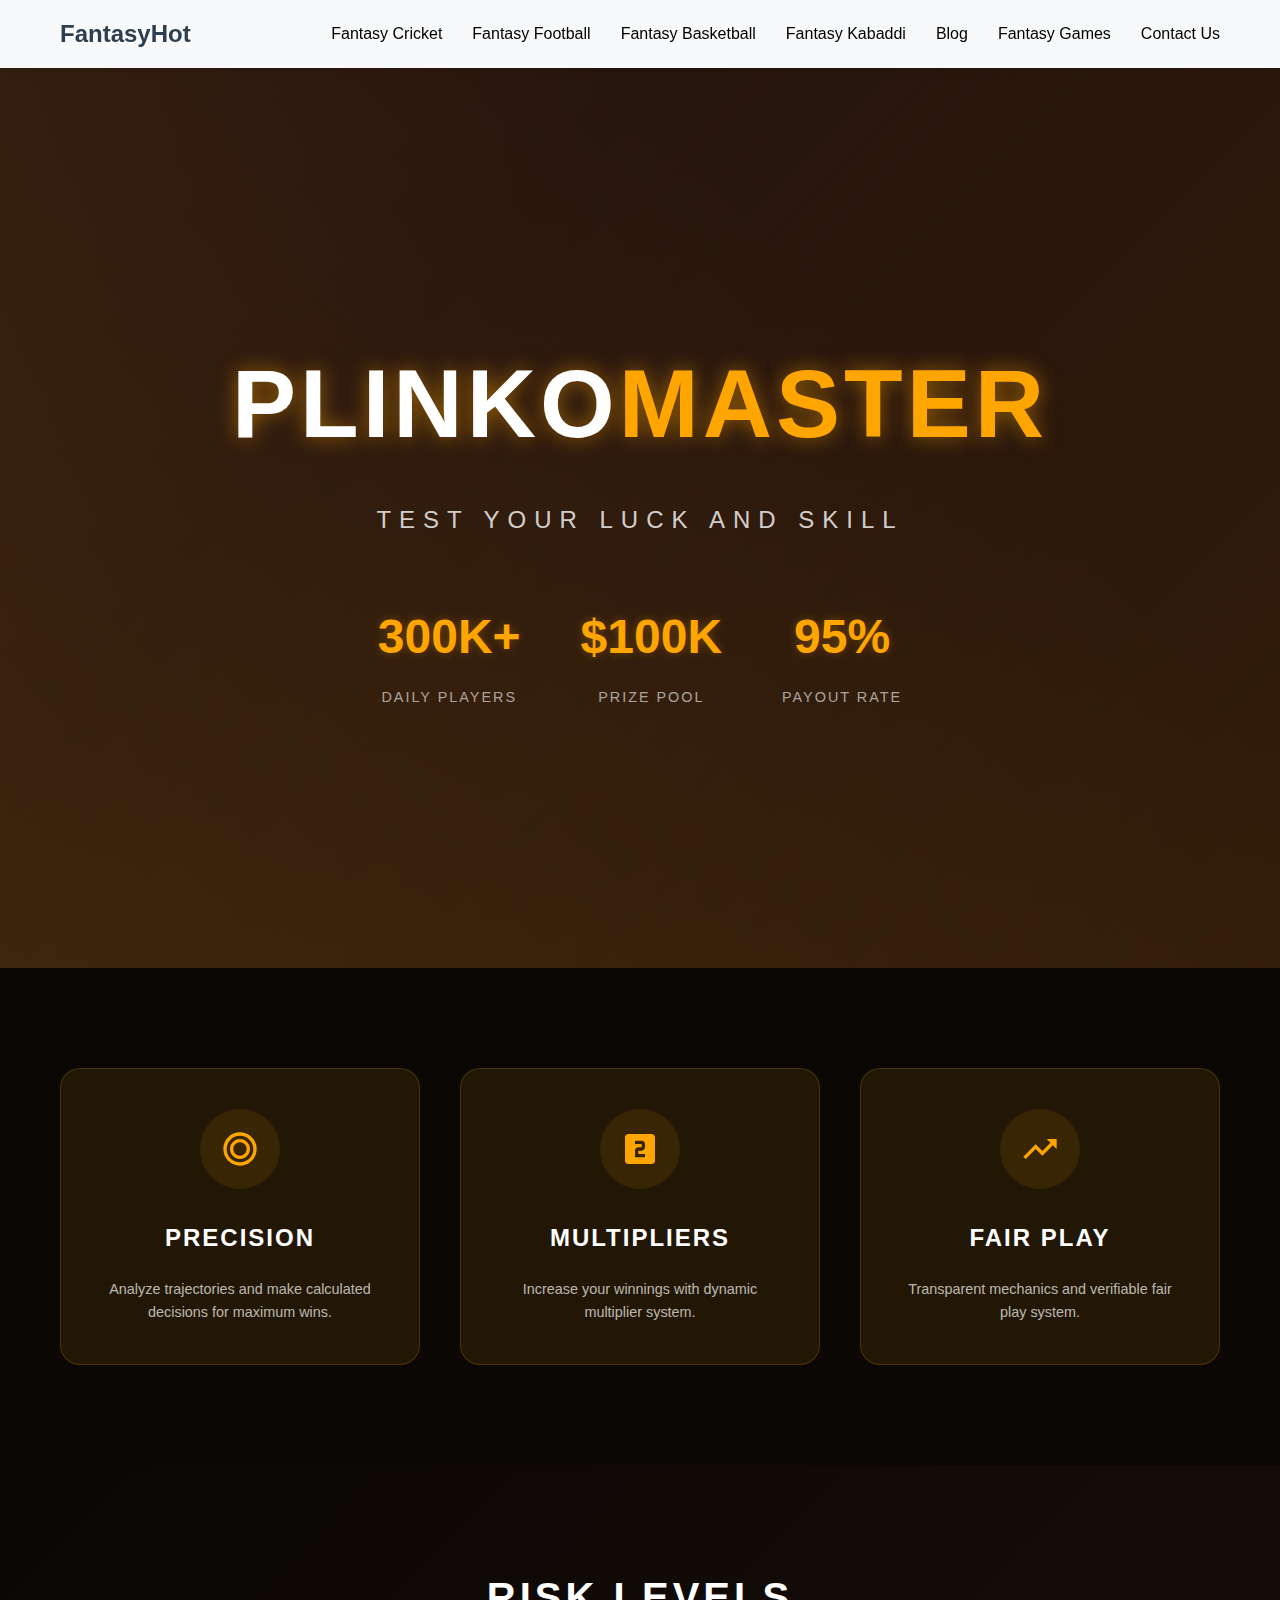
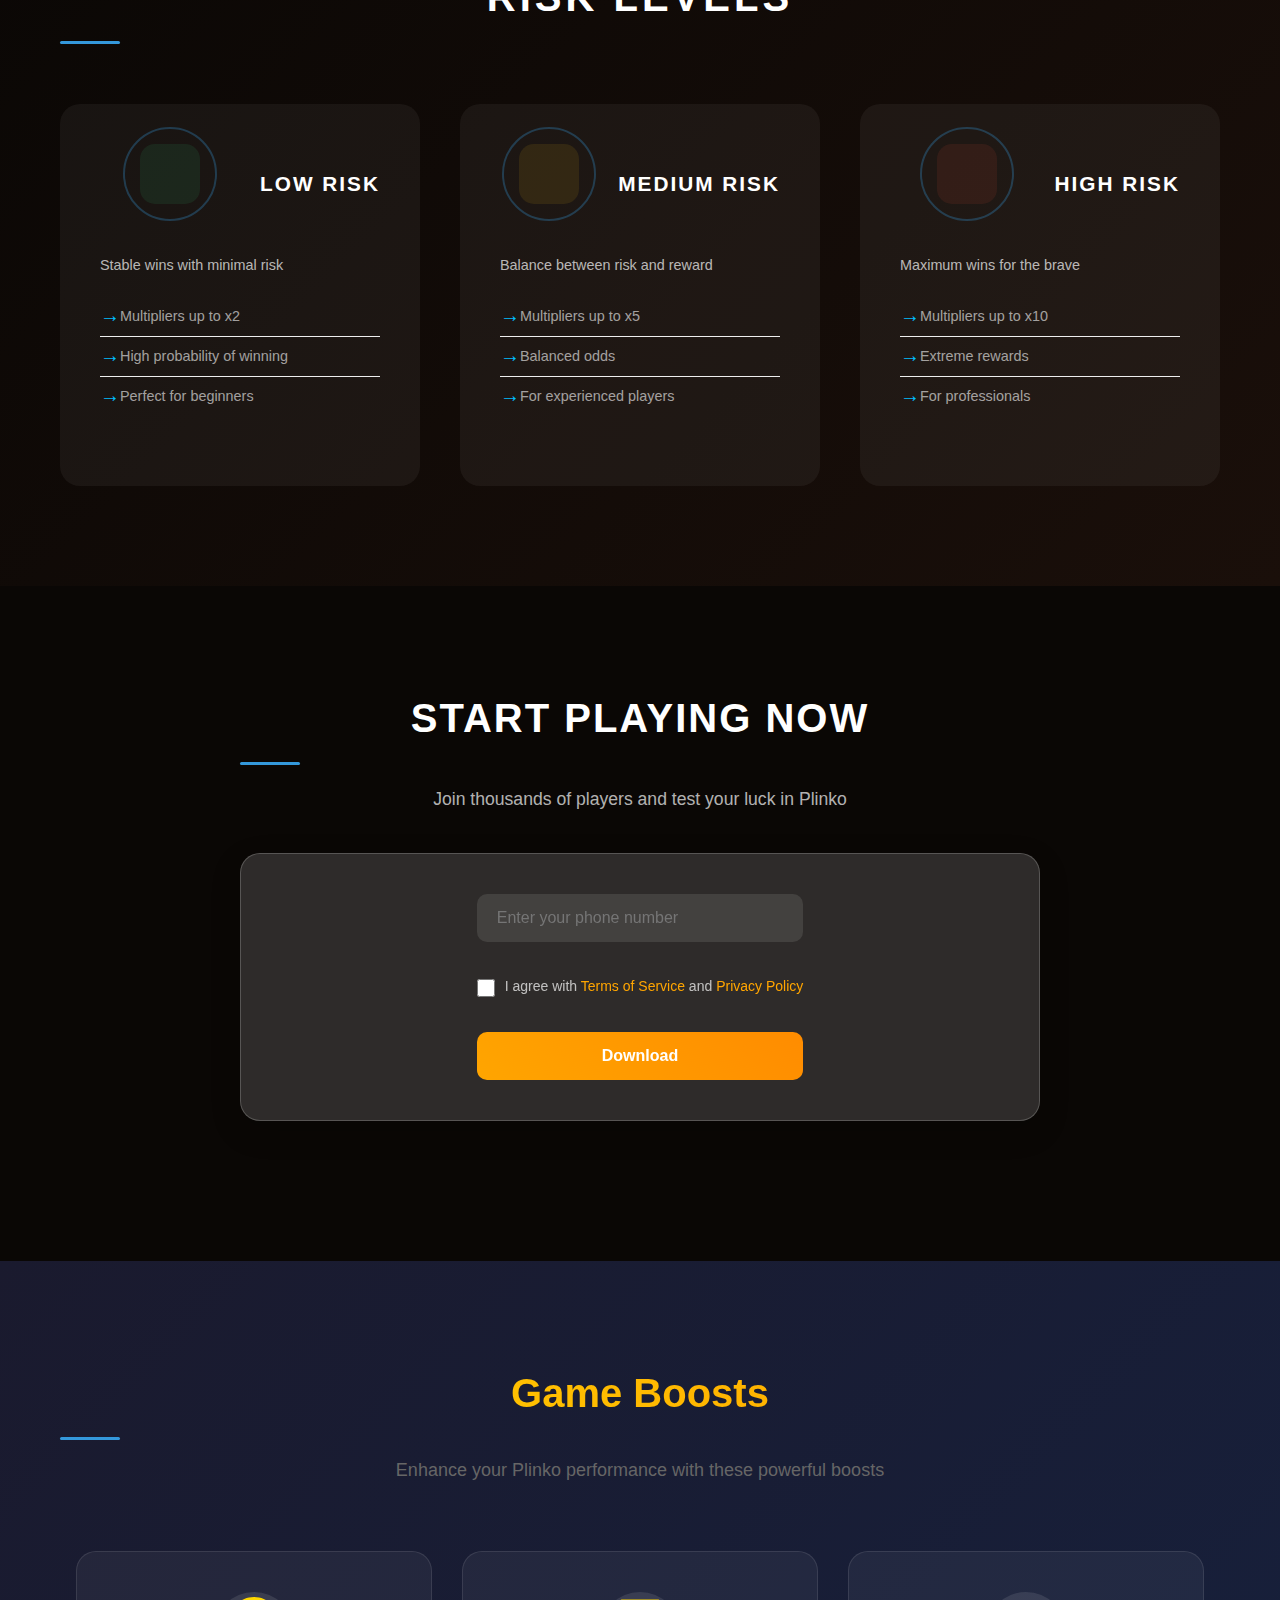
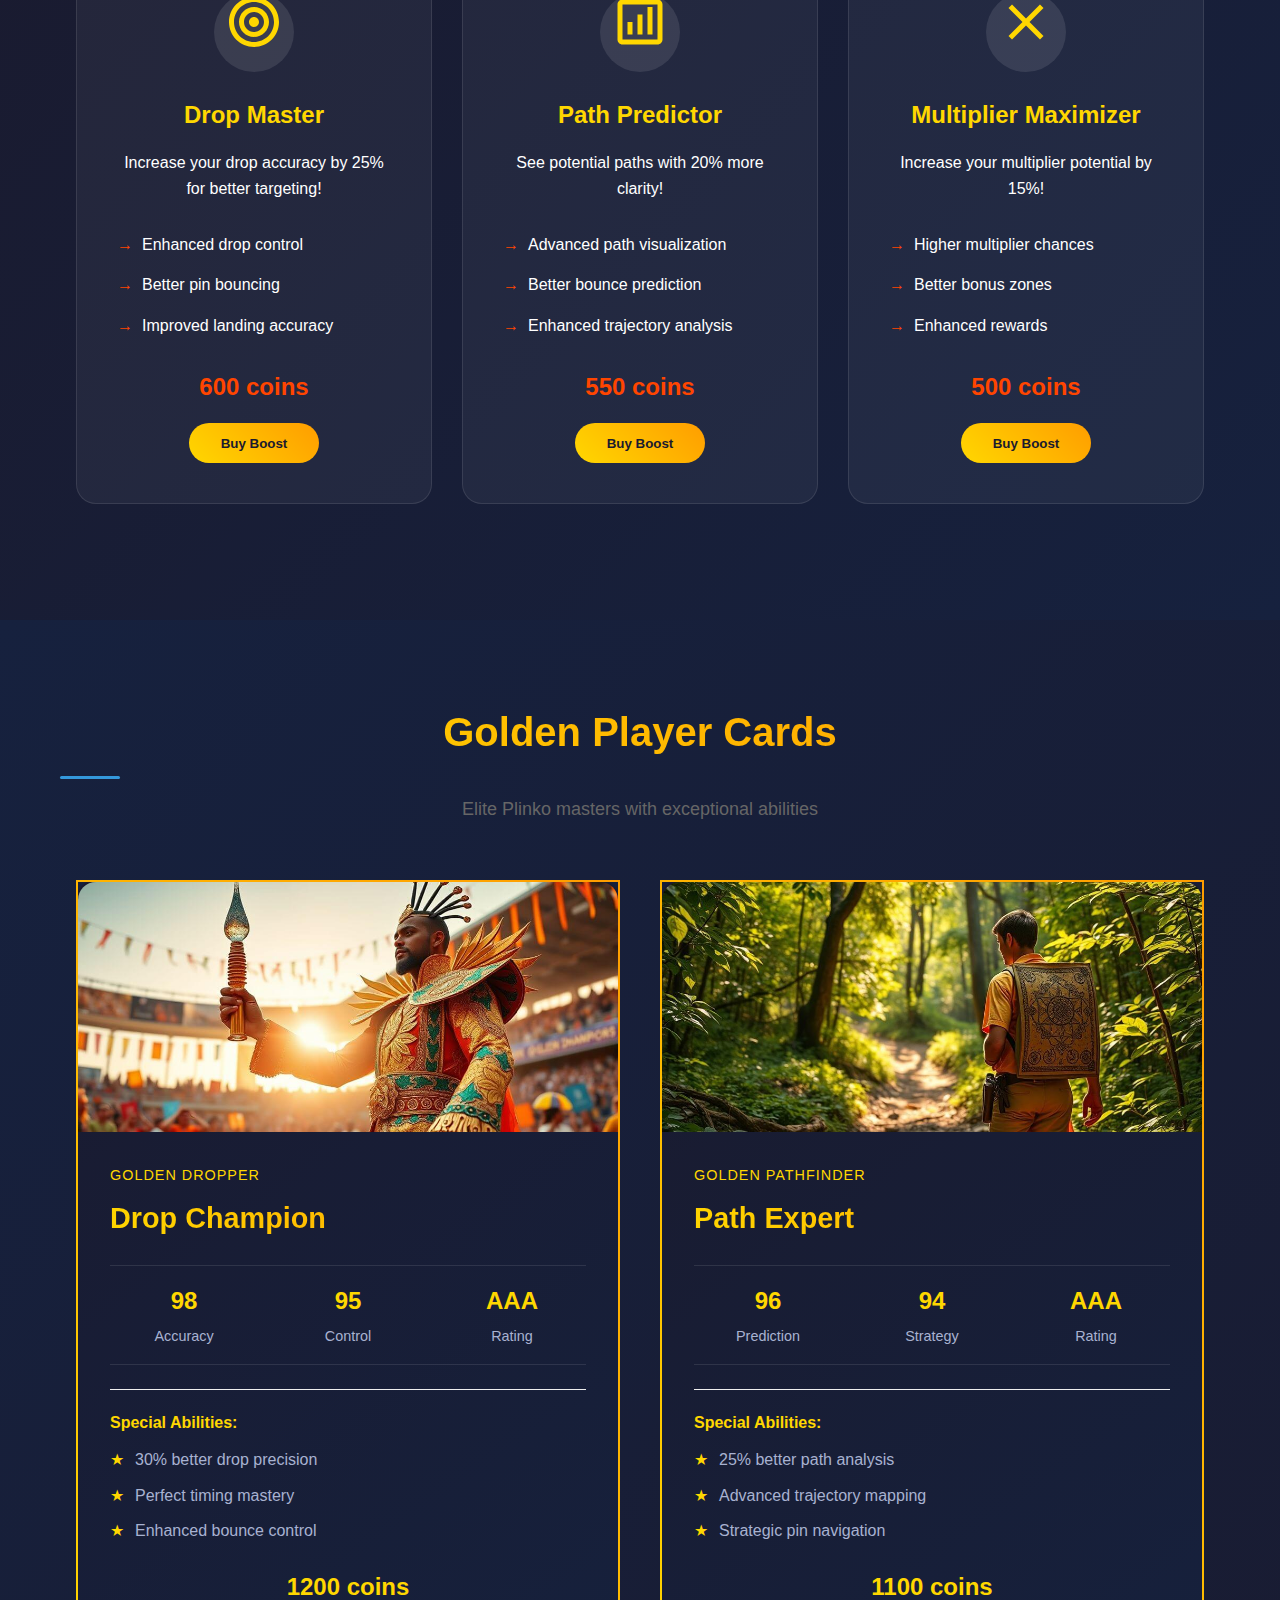
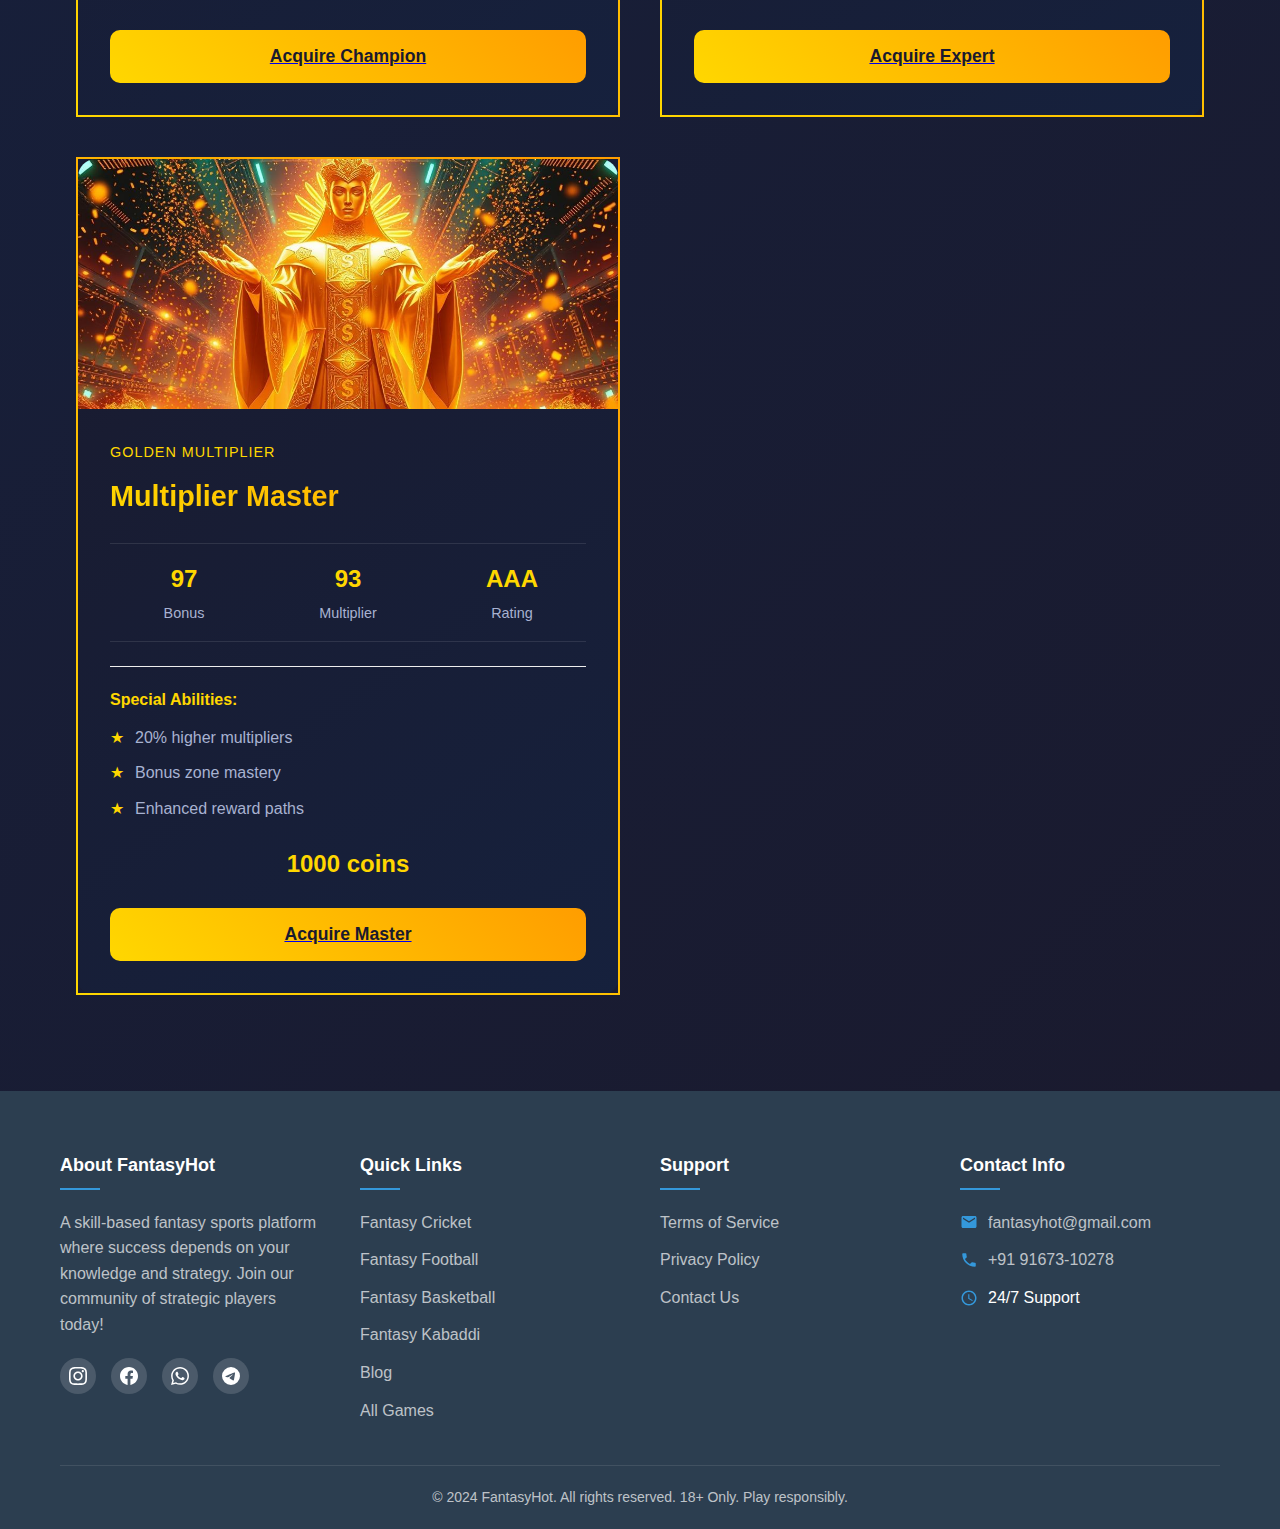
<file: plinko.html>
<!DOCTYPE html>
<html lang="en">
<head>
    <meta charset="UTF-8">
		<meta name="description" content="Fantasy Plinko is a skill-based fantasy sports platform where success depends on your knowledge and strategy. Download now and experience the next evolution of fantasy gaming!">
    <meta name="viewport" content="width=device-width, initial-scale=1.0">
    <title>Plinko - FantasyHot</title>
    <link rel="stylesheet" href="css/style.css">
</head>
<body>
	<header class="header">
		<div class="container">
				<nav class="nav">
						<a href="index.html" class="logo">FantasyHot</a>
						<div class="burger-menu">
								<span></span>
								<span></span>
								<span></span>
						</div>
						<ul class="nav-menu">
								<li><a href="cricket.html">Fantasy Cricket</a></li>
								<li><a href="football.html">Fantasy Football</a></li>
								<li><a href="basketball.html">Fantasy Basketball</a></li>
								<li><a href="kabaddi.html">Fantasy Kabaddi</a></li>
								<li><a href="blog.html">Blog</a></li>
								<li><a href="games.html">Fantasy Games</a></li>
								<li><a href="contact.html">Contact Us</a></li>
						</ul>
				</nav>
		</div>
</header>
<main>
    <!-- Hero Section -->
    <section class="plinko-hero-new">
        <div class="plinko-overlay"></div>
        <div class="container">
            <div class="plinko-hero-content">
                <div class="plinko-title-box">
                    <h1>PLINKO<span>MASTER</span></h1>
                    <div class="plinko-subtitle">TEST YOUR LUCK AND SKILL</div>
                </div>
                
                <div class="plinko-stats">
                    <div class="plinko-stat">
                        <div class="stat-value">300K+</div>
                        <div class="stat-label">DAILY PLAYERS</div>
                    </div>
                    <div class="plinko-stat">
                        <div class="stat-value">$100K</div>
                        <div class="stat-label">PRIZE POOL</div>
                    </div>
                    <div class="plinko-stat">
                        <div class="stat-value">95%</div>
                        <div class="stat-label">PAYOUT RATE</div>
                    </div>
                </div>
            </div>
        </div>
    </section>

    <!-- Features Section -->
    <section class="plinko-features">
        <div class="container">
            <div class="plinko-features-grid">
                <div class="plinko-feature-card">
                    <div class="feature-icon">
                        <svg class="icon">
                            <use xlink:href="img/sprite.svg#accuracy"></use>
                        </svg>
                    </div>
                    <h3>PRECISION</h3>
                    <p>Analyze trajectories and make calculated decisions for maximum wins.</p>
                </div>
                <div class="plinko-feature-card">
                    <div class="feature-icon">
                        <svg class="icon">
                            <use xlink:href="img/sprite.svg#multiplier"></use>
                        </svg>
                    </div>
                    <h3>MULTIPLIERS</h3>
                    <p>Increase your winnings with dynamic multiplier system.</p>
                </div>
                <div class="plinko-feature-card">
                    <div class="feature-icon">
                        <svg class="icon">
                            <use xlink:href="img/sprite.svg#fairness"></use>
                        </svg>
                    </div>
                    <h3>FAIR PLAY</h3>
                    <p>Transparent mechanics and verifiable fair play system.</p>
                </div>
            </div>
        </div>
    </section>

    <!-- Unique Section: Risk Levels -->
    <section class="plinko-risk-levels">
        <div class="container">
            <h2>RISK LEVELS</h2>
            <div class="risk-levels-grid">
                <div class="risk-level">
                    <div class="level-header">
                        <div class="level-icon low">
                            <svg class="icon">
                                <use xlink:href="img/sprite.svg#safe"></use>
                            </svg>
                        </div>
                        <h3>LOW RISK</h3>
                    </div>
                    <div class="level-content">
                        <p>Stable wins with minimal risk</p>
                        <ul class="level-features">
                            <li>Multipliers up to x2</li>
                            <li>High probability of winning</li>
                            <li>Perfect for beginners</li>
                        </ul>
                    </div>
                </div>
                <div class="risk-level">
                    <div class="level-header">
                        <div class="level-icon medium">
                            <svg class="icon">
                                <use xlink:href="img/sprite.svg#balance"></use>
                            </svg>
                        </div>
                        <h3>MEDIUM RISK</h3>
                    </div>
                    <div class="level-content">
                        <p>Balance between risk and reward</p>
                        <ul class="level-features">
                            <li>Multipliers up to x5</li>
                            <li>Balanced odds</li>
                            <li>For experienced players</li>
                        </ul>
                    </div>
                </div>
                <div class="risk-level">
                    <div class="level-header">
                        <div class="level-icon high">
                            <svg class="icon">
                                <use xlink:href="img/sprite.svg#risk"></use>
                            </svg>
                        </div>
                        <h3>HIGH RISK</h3>
                    </div>
                    <div class="level-content">
                        <p>Maximum wins for the brave</p>
                        <ul class="level-features">
                            <li>Multipliers up to x10</li>
                            <li>Extreme rewards</li>
                            <li>For professionals</li>
                        </ul>
                    </div>
                </div>
            </div>
        </div>
    </section>

    <!-- Download Section -->
    <section class="plinko-download">
        <div class="container">
            <div class="download-wrapper">
                <h2>START PLAYING NOW</h2>
                <p>Join thousands of players and test your luck in Plinko</p>
                <form action="thanks_form.php" method="post" class="download-form">
                    <div class="phone-input">
                        <input type="tel" placeholder="Enter your phone number">
                        <div class="agreement-box">
                            <label class="checkbox-label">
                                <input type="checkbox" required>
                                <span>I agree with <a href="terms.html">Terms of Service</a> and <a href="privacy.html">Privacy Policy</a></span>
                            </label>
                        </div>
                        <button type="submit" class="btn-download" >Download</button>
                    </div>
                </form>
            </div>
        </div>
    </section>

    <!-- Game Boosts -->
    <section class="boost-section">
        <div class="container">
            <h2>Game Boosts</h2>
            <p class="section-description">Enhance your Plinko performance with these powerful boosts</p>
            
            <div class="boost-grid">
                <div class="boost-card">
                    <div class="boost-icon">
                        <svg class="icon">
                            <use xlink:href="img/icons/icons.svg#icon-target"></use>
                        </svg>
                    </div>
                    <h3>Drop Master</h3>
                    <p>Increase your drop accuracy by 25% for better targeting!</p>
                    <div class="boost-features">
                        <ul>
                            <li>Enhanced drop control</li>
                            <li>Better pin bouncing</li>
                            <li>Improved landing accuracy</li>
                        </ul>
                    </div>
                    <div class="boost-price">600 coins</div>
                    <a href="contact.html#contact-form"><button class="btn-boost">Buy Boost</button></a>
                </div>

                <div class="boost-card">
                    <div class="boost-icon">
                        <svg class="icon">
                            <use xlink:href="img/icons/icons.svg#icon-path"></use>
                        </svg>
                    </div>
                    <h3>Path Predictor</h3>
                    <p>See potential paths with 20% more clarity!</p>
                    <div class="boost-features">
                        <ul>
                            <li>Advanced path visualization</li>
                            <li>Better bounce prediction</li>
                            <li>Enhanced trajectory analysis</li>
                        </ul>
                    </div>
                    <div class="boost-price">550 coins</div>
                    <a href="contact.html#contact-form"><button class="btn-boost">Buy Boost</button></a>
                </div>

                <div class="boost-card">
                    <div class="boost-icon">
                        <svg class="icon">
                            <use xlink:href="img/icons/icons.svg#icon-multiply"></use>
                        </svg>
                    </div>
                    <h3>Multiplier Maximizer</h3>
                    <p>Increase your multiplier potential by 15%!</p>
                    <div class="boost-features">
                        <ul>
                            <li>Higher multiplier chances</li>
                            <li>Better bonus zones</li>
                            <li>Enhanced rewards</li>
                        </ul>
                    </div>
                    <div class="boost-price">500 coins</div>
                    <a href="contact.html#contact-form"><button class="btn-boost">Buy Boost</button></a>
                </div>
            </div>
        </div>
    </section>

    <!-- Premium Players -->
    <section class="premium-players">
        <div class="container">
            <h2>Golden Player Cards</h2>
            <p class="section-description">Elite Plinko masters with exceptional abilities</p>
            
            <div class="players-grid">
                <div class="player-card golden">
                    <div class="card-glow"></div>
                    <div class="player-image">
                        <img src="img/gold15.jpg" alt="Drop Champion">
                    </div>
                    <div class="player-info">
                        <div class="player-type">Golden Dropper</div>
                        <h3>Drop Champion</h3>
                        <div class="player-stats">
                            <div class="stat">
                                <div class="stat-value">98</div>
                                <div class="stat-label">Accuracy</div>
                            </div>
                            <div class="stat">
                                <div class="stat-value">95</div>
                                <div class="stat-label">Control</div>
                            </div>
                            <div class="stat">
                                <div class="stat-value">AAA</div>
                                <div class="stat-label">Rating</div>
                            </div>
                        </div>
                        <div class="player-bonus">
                            <h4>Special Abilities:</h4>
                            <ul>
                                <li>30% better drop precision</li>
                                <li>Perfect timing mastery</li>
                                <li>Enhanced bounce control</li>
                            </ul>
                        </div>
                        <div class="card-price">1200 coins</div>
                        <a href="contact.html#contact-form"><button class="btn-premium">Acquire Champion</button></a>
                    </div>
                </div>

                <div class="player-card golden">
                    <div class="card-glow"></div>
                    <div class="player-image">
                        <img src="img/gold16.jpg" alt="Path Expert">
                    </div>
                    <div class="player-info">
                        <div class="player-type">Golden Pathfinder</div>
                        <h3>Path Expert</h3>
                        <div class="player-stats">
                            <div class="stat">
                                <div class="stat-value">96</div>
                                <div class="stat-label">Prediction</div>
                            </div>
                            <div class="stat">
                                <div class="stat-value">94</div>
                                <div class="stat-label">Strategy</div>
                            </div>
                            <div class="stat">
                                <div class="stat-value">AAA</div>
                                <div class="stat-label">Rating</div>
                            </div>
                        </div>
                        <div class="player-bonus">
                            <h4>Special Abilities:</h4>
                            <ul>
                                <li>25% better path analysis</li>
                                <li>Advanced trajectory mapping</li>
                                <li>Strategic pin navigation</li>
                            </ul>
                        </div>
                        <div class="card-price">1100 coins</div>
                        <a href="contact.html#contact-form"><button class="btn-premium">Acquire Expert</button></a>
                    </div>
                </div>

                <div class="player-card golden">
                    <div class="card-glow"></div>
                    <div class="player-image">
                        <img src="img/gold17.jpg" alt="Multiplier Master">
                    </div>
                    <div class="player-info">
                        <div class="player-type">Golden Multiplier</div>
                        <h3>Multiplier Master</h3>
                        <div class="player-stats">
                            <div class="stat">
                                <div class="stat-value">97</div>
                                <div class="stat-label">Bonus</div>
                            </div>
                            <div class="stat">
                                <div class="stat-value">93</div>
                                <div class="stat-label">Multiplier</div>
                            </div>
                            <div class="stat">
                                <div class="stat-value">AAA</div>
                                <div class="stat-label">Rating</div>
                            </div>
                        </div>
                        <div class="player-bonus">
                            <h4>Special Abilities:</h4>
                            <ul>
                                <li>20% higher multipliers</li>
                                <li>Bonus zone mastery</li>
                                <li>Enhanced reward paths</li>
                            </ul>
                        </div>
                        <div class="card-price">1000 coins</div>
                        <a href="contact.html#contact-form"><button class="btn-premium">Acquire Master</button></a>
                    </div>
                </div>
            </div>
        </div>
    </section>
	</main>
    <!-- Footer -->
    <footer class="footer">
        <div class="container">
            <div class="footer-content">
                <div class="footer-section">
                    <h4>About FantasyHot</h4>
                    <p>A skill-based fantasy sports platform where success depends on your knowledge and strategy. Join our community of strategic players today!</p>
                    <div class="social-links">
                        <a href="index.html" class="social-link">
                            <svg xmlns="http://www.w3.org/2000/svg" viewBox="0 0 24 24" fill="#fff" class="icon">
                                <path d="M12 2.163c3.204 0 3.584.012 4.85.07 3.252.148 4.771 1.691 4.919 4.919.058 1.265.069 1.645.069 4.849 0 3.205-.012 3.584-.069 4.849-.149 3.225-1.664 4.771-4.919 4.919-1.266.058-1.644.07-4.85.07-3.204 0-3.584-.012-4.849-.07-3.26-.149-4.771-1.699-4.919-4.92-.058-1.265-.07-1.644-.07-4.849 0-3.204.013-3.583.07-4.849.149-3.227 1.664-4.771 4.919-4.919 1.266-.057 1.645-.069 4.849-.069zm0-2.163c-3.259 0-3.667.014-4.947.072-4.358.2-6.78 2.618-6.98 6.98-.059 1.281-.073 1.689-.073 4.948 0 3.259.014 3.668.072 4.948.2 4.358 2.618 6.78 6.98 6.98 1.281.058 1.689.072 4.948.072 3.259 0 3.668-.014 4.948-.072 4.354-.2 6.782-2.618 6.979-6.98.059-1.28.073-1.689.073-4.948 0-3.259-.014-3.667-.072-4.947-.196-4.354-2.617-6.78-6.979-6.98-1.281-.059-1.69-.073-4.949-.073zm0 5.838c-3.403 0-6.162 2.759-6.162 6.162s2.759 6.163 6.162 6.163 6.162-2.759 6.162-6.163c0-3.403-2.759-6.162-6.162-6.162zm0 10.162c-2.209 0-4-1.79-4-4 0-2.209 1.791-4 4-4s4 1.791 4 4c0 2.21-1.791 4-4 4zm6.406-11.845c-.796 0-1.441.645-1.441 1.44s.645 1.44 1.441 1.44c.795 0 1.439-.645 1.439-1.44s-.644-1.44-1.439-1.44z"/>
                            </svg>
                        </a>
													<a href="index.html" class="social-link">
															<svg xmlns="http://www.w3.org/2000/svg" viewBox="0 0 24 24" fill="#fff" class="icon">
																	<path d="M24 12.073c0-6.627-5.373-12-12-12s-12 5.373-12 12c0 5.99 4.388 10.954 10.125 11.854v-8.385H7.078v-3.47h3.047V9.43c0-3.007 1.792-4.669 4.533-4.669 1.312 0 2.686.235 2.686.235v2.953H15.83c-1.491 0-1.956.925-1.956 1.874v2.25h3.328l-.532 3.47h-2.796v8.385C19.612 23.027 24 18.062 24 12.073z"/>
															</svg>
													</a>
													<a href="index.html" class="social-link">
															<svg xmlns="http://www.w3.org/2000/svg" viewBox="0 0 24 24" fill="#fff" class="icon">
																	<path d="M.057 24l1.687-6.163c-1.041-1.804-1.588-3.849-1.587-5.946.003-6.556 5.338-11.891 11.893-11.891 3.181.001 6.167 1.24 8.413 3.488 2.245 2.248 3.481 5.236 3.48 8.414-.003 6.557-5.338 11.892-11.893 11.892-1.99-.001-3.951-.5-5.688-1.448l-6.305 1.654zm6.597-3.807c1.676.995 3.276 1.591 5.392 1.592 5.448 0 9.886-4.434 9.889-9.885.002-5.462-4.415-9.89-9.881-9.892-5.452 0-9.887 4.434-9.889 9.884-.001 2.225.651 3.891 1.746 5.634l-.999 3.648 3.742-.981zm11.387-5.464c-.074-.124-.272-.198-.57-.347-.297-.149-1.758-.868-2.031-.967-.272-.099-.47-.149-.669.149-.198.297-.768.967-.941 1.165-.173.198-.347.223-.644.074-.297-.149-1.255-.462-2.39-1.475-.883-.788-1.48-1.761-1.653-2.059-.173-.297-.018-.458.13-.606.134-.133.297-.347.446-.521.151-.172.2-.296.3-.495.099-.198.05-.372-.025-.521-.075-.148-.669-1.611-.916-2.206-.242-.579-.487-.501-.669-.51l-.57-.01c-.198 0-.52.074-.792.372s-1.04 1.016-1.04 2.479 1.065 2.876 1.213 3.074c.149.198 2.095 3.2 5.076 4.487.709.306 1.263.489 1.694.626.712.226 1.36.194 1.872.118.571-.085 1.758-.719 2.006-1.413.248-.695.248-1.29.173-1.414z"/>
															</svg>
													</a>
													<a href="index.html" class="social-link">
															<svg xmlns="http://www.w3.org/2000/svg" viewBox="0 0 24 24" fill="#fff" class="icon">
																	<path d="M11.944 0A12 12 0 0 0 0 12a12 12 0 0 0 12 12 12 12 0 0 0 12-12A12 12 0 0 0 12 0a12 12 0 0 0-.056 0zm4.962 7.224c.1-.002.321.023.306.14a.506.506 0 0 1 .171.325c.016.093.036.306.02.472-.18 1.898-.962 6.502-1.36 8.627-.168.9-.499 1.201-.82 1.23-.696.065-1.225-.46-1.9-.902-1.056-.693-1.653-1.124-2.678-1.8-1.185-.78-.417-1.21.258-1.91.177-.184 3.247-2.977 3.307-3.23.007-.032.014-.15-.056-.212s-.174-.041-.249-.024c-.106.024-1.793 1.14-5.061 3.345-.48.33-.913.49-1.302.48-.428-.008-1.252-.241-1.865-.44-.752-.245-1.349-.374-1.297-.789.027-.216.325-.437.893-.663 3.498-1.524 5.83-2.529 6.998-3.014 3.332-1.386 4.025-1.627 4.476-1.635z"/>
															</svg>
													</a>
                    </div>
                </div>
                <div class="footer-section">
                    <h4>Quick Links</h4>
                    <ul>
                        <li><a href="cricket.html">Fantasy Cricket</a></li>
                        <li><a href="football.html">Fantasy Football</a></li>
                        <li><a href="basketball.html">Fantasy Basketball</a></li>
                        <li><a href="kabaddi.html">Fantasy Kabaddi</a></li>
                        <li><a href="blog.html">Blog</a></li>
                        <li><a href="games.html">All Games</a></li>
                    </ul>
                </div>
                <div class="footer-section">
                    <h4>Support</h4>
                    <ul>
                        <li><a href="terms.html">Terms of Service</a></li>
                        <li><a href="privacy.html">Privacy Policy</a></li>
                        <li><a href="contact.html">Contact Us</a></li>
                    </ul>
                </div>
                <div class="footer-section">
                    <h4>Contact Info</h4>
                    <ul class="contact-info">
                        <li>
                            <svg class="icon">
                                <use xlink:href="img/icons/icons.svg#icon-envelope"></use>
                            </svg>
                            <a href="mailto:fantasyhot@gmail.com">fantasyhot@gmail.com</a>
                        </li>
                        <li>
                            <svg class="icon">
                                <use xlink:href="img/icons/icons.svg#icon-phone"></use>
                            </svg>
                            <a href="tel:+919167310278">+91 91673-10278</a>
                        </li>
                        <li>
                            <svg class="icon">
                                <use xlink:href="img/icons/icons.svg#icon-clock"></use>
                            </svg>
                            24/7 Support
                        </li>
                    </ul>
                </div>
            </div>
            <div class="footer-bottom">
                <p>&copy; 2024 FantasyHot. All rights reserved. 18+ Only. Play responsibly.</p>
            </div>
        </div>
    </footer>

    <script src="js/main.js"></script>
</body>
</html>
</file>
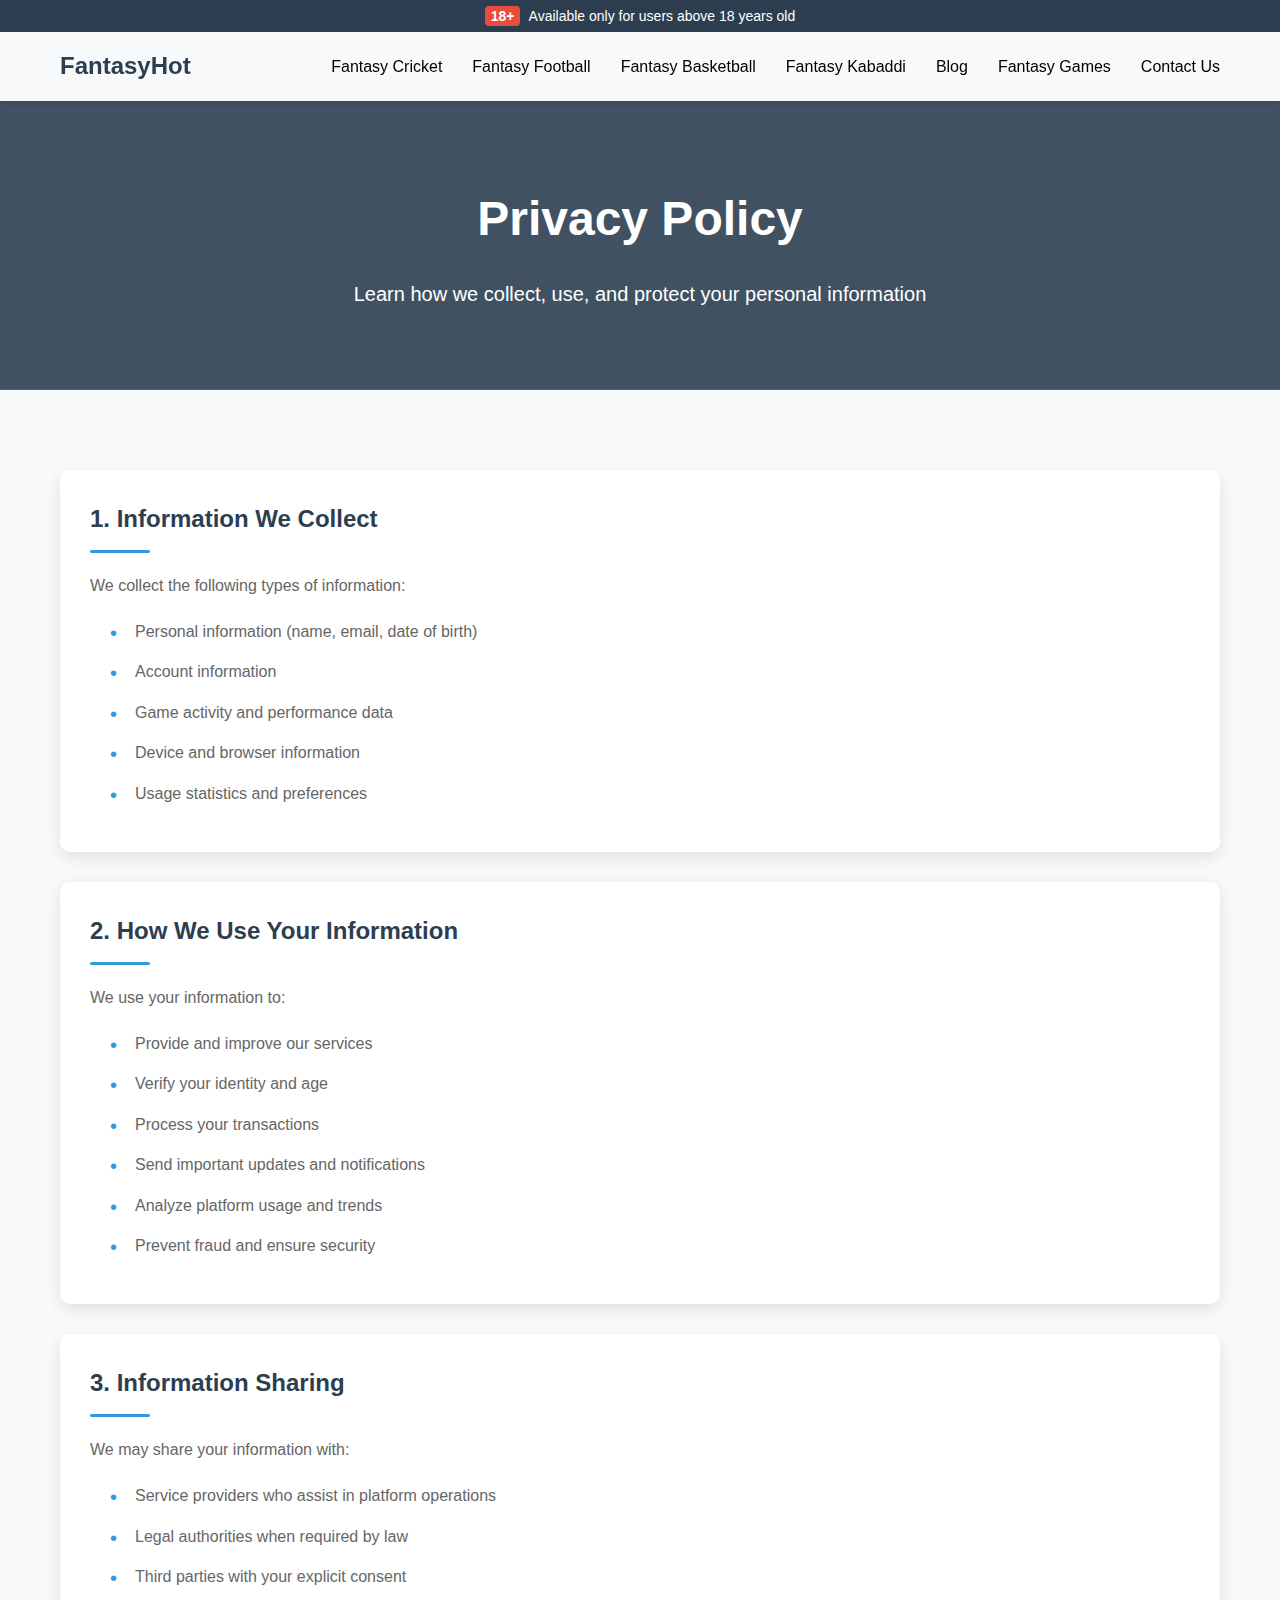
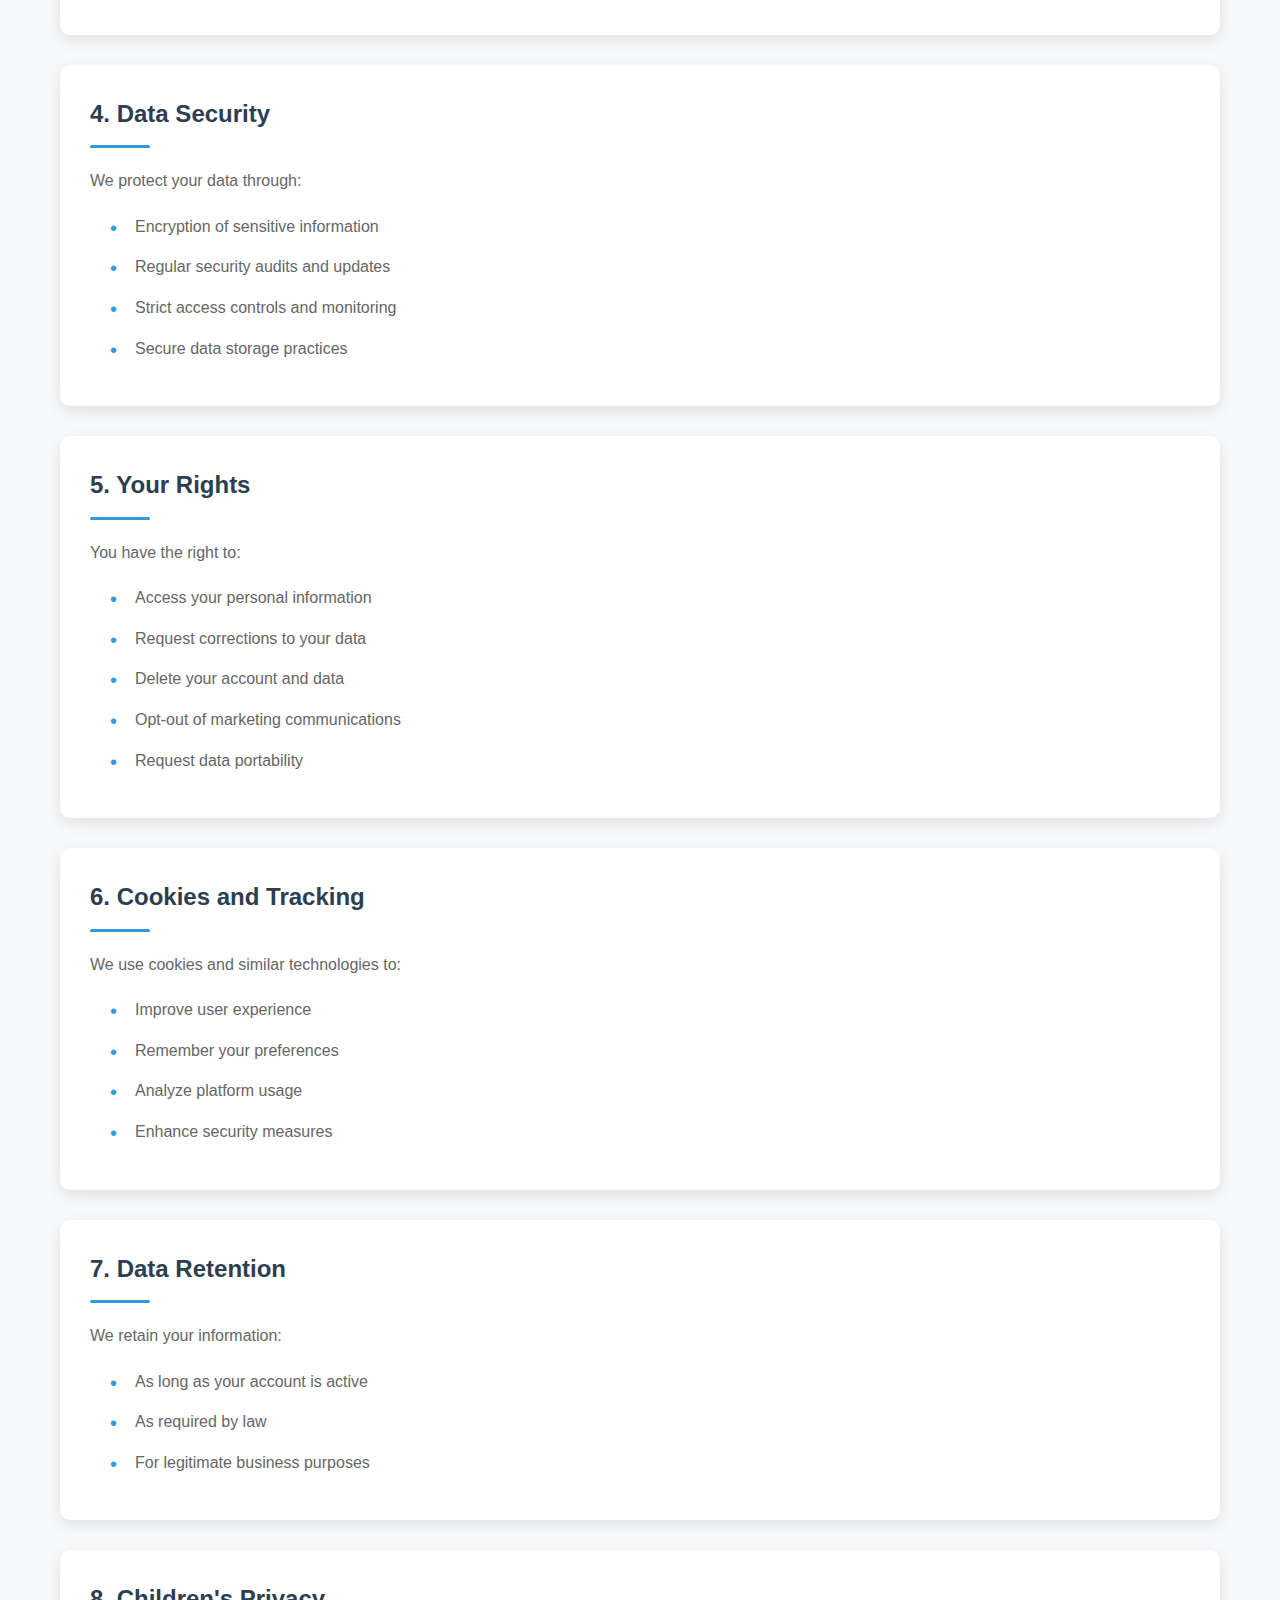
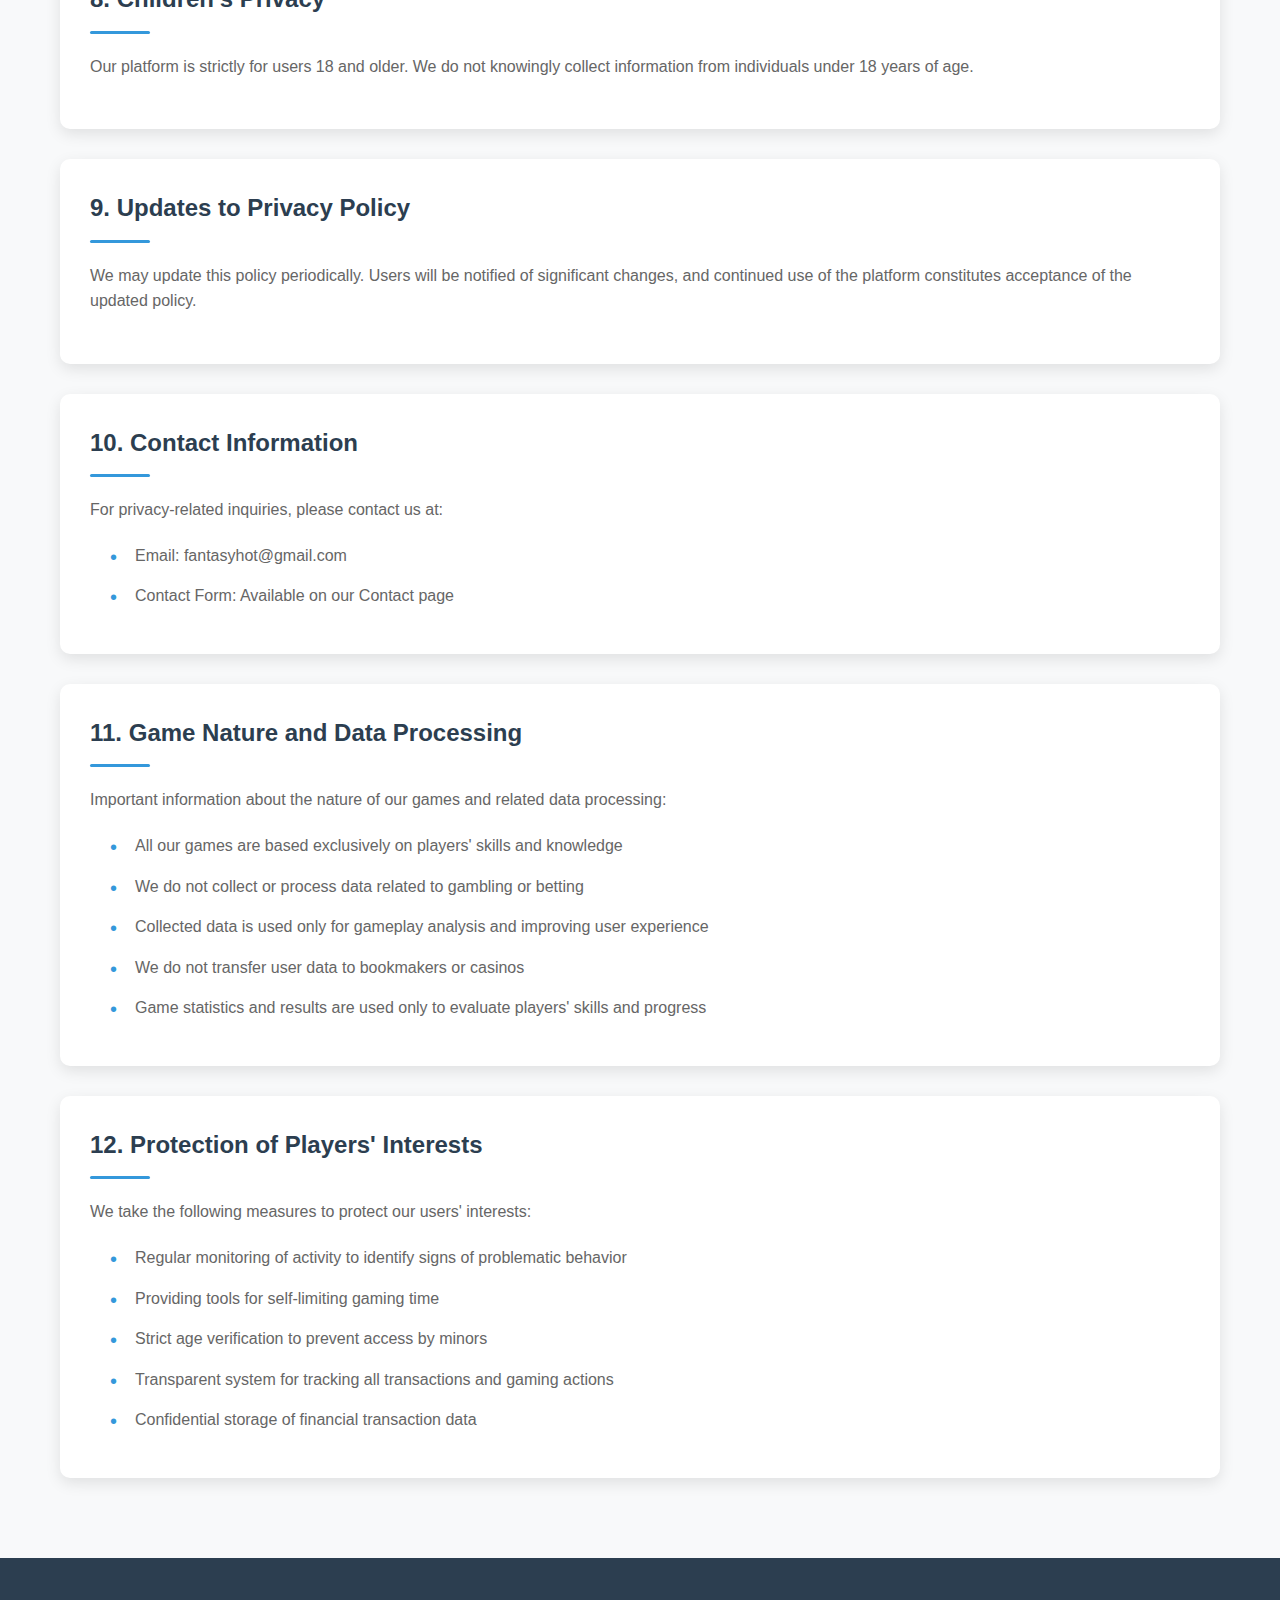
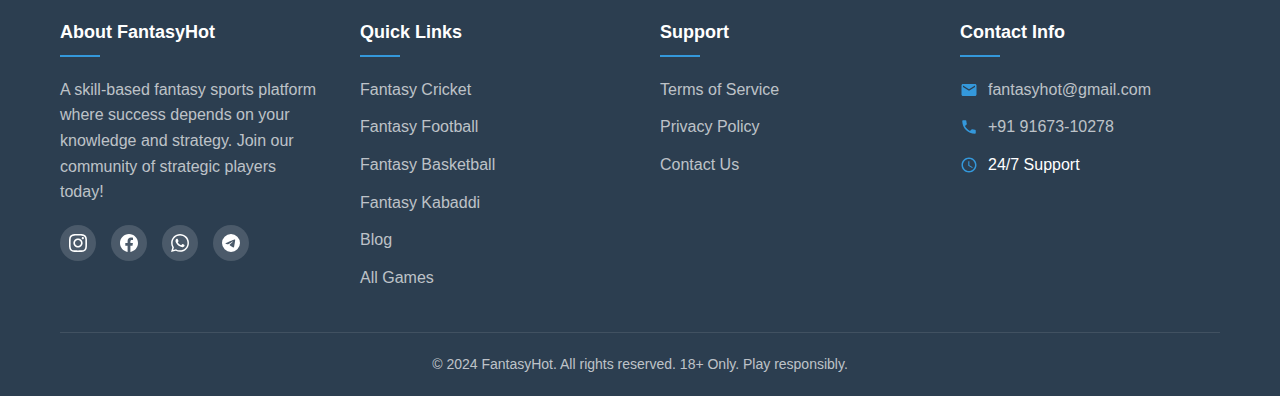
<file: privacy.html>
<!DOCTYPE html>
<html lang="en">
<head>
    <meta charset="UTF-8">
		<meta name="description" content="Fantasy Privacy is a skill-based fantasy sports platform where success depends on your knowledge and strategy. Download now and experience the next evolution of fantasy gaming!">
    <meta name="viewport" content="width=device-width, initial-scale=1.0">
    <title>Privacy Policy - FantasyHot</title>
    <link rel="stylesheet" href="css/style.css">
</head>
<body>
    <!-- Age Verification -->
    <div class="age-warning">
        <span class="age-18">18+</span> Available only for users above 18 years old
    </div>

    <!-- Header -->
    <header class="header">
			<div class="container">
					<nav class="nav">
							<a href="index.html" class="logo">FantasyHot</a>
							<div class="burger-menu">
									<span></span>
									<span></span>
									<span></span>
							</div>
							<ul class="nav-menu">
									<li><a href="cricket.html">Fantasy Cricket</a></li>
									<li><a href="football.html">Fantasy Football</a></li>
									<li><a href="basketball.html">Fantasy Basketball</a></li>
									<li><a href="kabaddi.html">Fantasy Kabaddi</a></li>
									<li><a href="blog.html">Blog</a></li>
									<li><a href="games.html">Fantasy Games</a></li>
									<li><a href="contact.html">Contact Us</a></li>
							</ul>
					</nav>
			</div>
	</header>
	<main>
    <!-- Privacy Hero -->
    <section class="privacy-hero">
        <div class="container">
            <div class="privacy-hero-content">
                <h1>Privacy Policy</h1>
                <p>Learn how we collect, use, and protect your personal information</p>
            </div>
        </div>
    </section>

    <!-- Privacy Content -->
    <section class="privacy-content">
        <div class="container">
            <div class="privacy-section">
                <h2>1. Information We Collect</h2>
                <p>We collect the following types of information:</p>
                <ul>
                    <li>Personal information (name, email, date of birth)</li>
                    <li>Account information</li>
                    <li>Game activity and performance data</li>
                    <li>Device and browser information</li>
                    <li>Usage statistics and preferences</li>
                </ul>
            </div>

            <div class="privacy-section">
                <h2>2. How We Use Your Information</h2>
                <p>We use your information to:</p>
                <ul>
                    <li>Provide and improve our services</li>
                    <li>Verify your identity and age</li>
                    <li>Process your transactions</li>
                    <li>Send important updates and notifications</li>
                    <li>Analyze platform usage and trends</li>
                    <li>Prevent fraud and ensure security</li>
                </ul>
            </div>

            <div class="privacy-section">
                <h2>3. Information Sharing</h2>
                <p>We may share your information with:</p>
                <ul>
                    <li>Service providers who assist in platform operations</li>
                    <li>Legal authorities when required by law</li>
                    <li>Third parties with your explicit consent</li>
                </ul>
            </div>

            <div class="privacy-section">
                <h2>4. Data Security</h2>
                <p>We protect your data through:</p>
                <ul>
                    <li>Encryption of sensitive information</li>
                    <li>Regular security audits and updates</li>
                    <li>Strict access controls and monitoring</li>
                    <li>Secure data storage practices</li>
                </ul>
            </div>

            <div class="privacy-section">
                <h2>5. Your Rights</h2>
                <p>You have the right to:</p>
                <ul>
                    <li>Access your personal information</li>
                    <li>Request corrections to your data</li>
                    <li>Delete your account and data</li>
                    <li>Opt-out of marketing communications</li>
                    <li>Request data portability</li>
                </ul>
            </div>

            <div class="privacy-section">
                <h2>6. Cookies and Tracking</h2>
                <p>We use cookies and similar technologies to:</p>
                <ul>
                    <li>Improve user experience</li>
                    <li>Remember your preferences</li>
                    <li>Analyze platform usage</li>
                    <li>Enhance security measures</li>
                </ul>
            </div>

            <div class="privacy-section">
                <h2>7. Data Retention</h2>
                <p>We retain your information:</p>
                <ul>
                    <li>As long as your account is active</li>
                    <li>As required by law</li>
                    <li>For legitimate business purposes</li>
                </ul>
            </div>

            <div class="privacy-section">
                <h2>8. Children's Privacy</h2>
                <p>Our platform is strictly for users 18 and older. We do not knowingly collect information from individuals under 18 years of age.</p>
            </div>

            <div class="privacy-section">
                <h2>9. Updates to Privacy Policy</h2>
                <p>We may update this policy periodically. Users will be notified of significant changes, and continued use of the platform constitutes acceptance of the updated policy.</p>
            </div>

            <div class="privacy-section">
                <h2>10. Contact Information</h2>
                <p>For privacy-related inquiries, please contact us at:</p>
                <ul>
                    <li>Email: fantasyhot@gmail.com</li>
                    <li>Contact Form: Available on our Contact page</li>
                </ul>
            </div>

            <div class="privacy-section">
                <h2>11. Game Nature and Data Processing</h2>
                <p>Important information about the nature of our games and related data processing:</p>
                <ul>
                    <li>All our games are based exclusively on players' skills and knowledge</li>
                    <li>We do not collect or process data related to gambling or betting</li>
                    <li>Collected data is used only for gameplay analysis and improving user experience</li>
                    <li>We do not transfer user data to bookmakers or casinos</li>
                    <li>Game statistics and results are used only to evaluate players' skills and progress</li>
                </ul>
            </div>

            <div class="privacy-section">
                <h2>12. Protection of Players' Interests</h2>
                <p>We take the following measures to protect our users' interests:</p>
                <ul>
                    <li>Regular monitoring of activity to identify signs of problematic behavior</li>
                    <li>Providing tools for self-limiting gaming time</li>
                    <li>Strict age verification to prevent access by minors</li>
                    <li>Transparent system for tracking all transactions and gaming actions</li>
                    <li>Confidential storage of financial transaction data</li>
                </ul>
            </div>
        </div>
    </section>
	</main>
    <!-- Footer -->
    <footer class="footer">
        <div class="container">
            <div class="footer-content">
                <div class="footer-section">
                    <h4>About FantasyHot</h4>
                    <p>A skill-based fantasy sports platform where success depends on your knowledge and strategy. Join our community of strategic players today!</p>
                    <div class="social-links">
                        <a href="index.html" class="social-link">
                            <svg xmlns="http://www.w3.org/2000/svg" viewBox="0 0 24 24" fill="#fff" class="icon">
                                <path d="M12 2.163c3.204 0 3.584.012 4.85.07 3.252.148 4.771 1.691 4.919 4.919.058 1.265.069 1.645.069 4.849 0 3.205-.012 3.584-.069 4.849-.149 3.225-1.664 4.771-4.919 4.919-1.266.058-1.644.07-4.85.07-3.204 0-3.584-.012-4.849-.07-3.26-.149-4.771-1.699-4.919-4.92-.058-1.265-.07-1.644-.07-4.849 0-3.204.013-3.583.07-4.849.149-3.227 1.664-4.771 4.919-4.919 1.266-.057 1.645-.069 4.849-.069zm0-2.163c-3.259 0-3.667.014-4.947.072-4.358.2-6.78 2.618-6.98 6.98-.059 1.281-.073 1.689-.073 4.948 0 3.259.014 3.668.072 4.948.2 4.358 2.618 6.78 6.98 6.98 1.281.058 1.689.072 4.948.072 3.259 0 3.668-.014 4.948-.072 4.354-.2 6.782-2.618 6.979-6.98.059-1.28.073-1.689.073-4.948 0-3.259-.014-3.667-.072-4.947-.196-4.354-2.617-6.78-6.979-6.98-1.281-.059-1.69-.073-4.949-.073zm0 5.838c-3.403 0-6.162 2.759-6.162 6.162s2.759 6.163 6.162 6.163 6.162-2.759 6.162-6.163c0-3.403-2.759-6.162-6.162-6.162zm0 10.162c-2.209 0-4-1.79-4-4 0-2.209 1.791-4 4-4s4 1.791 4 4c0 2.21-1.791 4-4 4zm6.406-11.845c-.796 0-1.441.645-1.441 1.44s.645 1.44 1.441 1.44c.795 0 1.439-.645 1.439-1.44s-.644-1.44-1.439-1.44z"/>
                            </svg>
                        </a>
													<a href="index.html" class="social-link">
															<svg xmlns="http://www.w3.org/2000/svg" viewBox="0 0 24 24" fill="#fff" class="icon">
																	<path d="M24 12.073c0-6.627-5.373-12-12-12s-12 5.373-12 12c0 5.99 4.388 10.954 10.125 11.854v-8.385H7.078v-3.47h3.047V9.43c0-3.007 1.792-4.669 4.533-4.669 1.312 0 2.686.235 2.686.235v2.953H15.83c-1.491 0-1.956.925-1.956 1.874v2.25h3.328l-.532 3.47h-2.796v8.385C19.612 23.027 24 18.062 24 12.073z"/>
															</svg>
													</a>
													<a href="index.html" class="social-link">
															<svg xmlns="http://www.w3.org/2000/svg" viewBox="0 0 24 24" fill="#fff" class="icon">
																	<path d="M.057 24l1.687-6.163c-1.041-1.804-1.588-3.849-1.587-5.946.003-6.556 5.338-11.891 11.893-11.891 3.181.001 6.167 1.24 8.413 3.488 2.245 2.248 3.481 5.236 3.48 8.414-.003 6.557-5.338 11.892-11.893 11.892-1.99-.001-3.951-.5-5.688-1.448l-6.305 1.654zm6.597-3.807c1.676.995 3.276 1.591 5.392 1.592 5.448 0 9.886-4.434 9.889-9.885.002-5.462-4.415-9.89-9.881-9.892-5.452 0-9.887 4.434-9.889 9.884-.001 2.225.651 3.891 1.746 5.634l-.999 3.648 3.742-.981zm11.387-5.464c-.074-.124-.272-.198-.57-.347-.297-.149-1.758-.868-2.031-.967-.272-.099-.47-.149-.669.149-.198.297-.768.967-.941 1.165-.173.198-.347.223-.644.074-.297-.149-1.255-.462-2.39-1.475-.883-.788-1.48-1.761-1.653-2.059-.173-.297-.018-.458.13-.606.134-.133.297-.347.446-.521.151-.172.2-.296.3-.495.099-.198.05-.372-.025-.521-.075-.148-.669-1.611-.916-2.206-.242-.579-.487-.501-.669-.51l-.57-.01c-.198 0-.52.074-.792.372s-1.04 1.016-1.04 2.479 1.065 2.876 1.213 3.074c.149.198 2.095 3.2 5.076 4.487.709.306 1.263.489 1.694.626.712.226 1.36.194 1.872.118.571-.085 1.758-.719 2.006-1.413.248-.695.248-1.29.173-1.414z"/>
															</svg>
													</a>
													<a href="index.html" class="social-link">
															<svg xmlns="http://www.w3.org/2000/svg" viewBox="0 0 24 24" fill="#fff" class="icon">
																	<path d="M11.944 0A12 12 0 0 0 0 12a12 12 0 0 0 12 12 12 12 0 0 0 12-12A12 12 0 0 0 12 0a12 12 0 0 0-.056 0zm4.962 7.224c.1-.002.321.023.465.14a.506.506 0 0 1 .171.325c.016.093.036.306.02.472-.18 1.898-.962 6.502-1.36 8.627-.168.9-.499 1.201-.82 1.23-.696.065-1.225-.46-1.9-.902-1.056-.693-1.653-1.124-2.678-1.8-1.185-.78-.417-1.21.258-1.91.177-.184 3.247-2.977 3.307-3.23.007-.032.014-.15-.056-.212s-.174-.041-.249-.024c-.106.024-1.793 1.14-5.061 3.345-.48.33-.913.49-1.302.48-.428-.008-1.252-.241-1.865-.44-.752-.245-1.349-.374-1.297-.789.027-.216.325-.437.893-.663 3.498-1.524 5.83-2.529 6.998-3.014 3.332-1.386 4.025-1.627 4.476-1.635z"/>
															</svg>
													</a>
                    </div>
                </div>
                <div class="footer-section">
                    <h4>Quick Links</h4>
                    <ul>
                        <li><a href="cricket.html">Fantasy Cricket</a></li>
                        <li><a href="football.html">Fantasy Football</a></li>
                        <li><a href="basketball.html">Fantasy Basketball</a></li>
                        <li><a href="kabaddi.html">Fantasy Kabaddi</a></li>
                        <li><a href="blog.html">Blog</a></li>
                        <li><a href="games.html">All Games</a></li>
                    </ul>
                </div>
                <div class="footer-section">
                    <h4>Support</h4>
                    <ul>
                        <li><a href="terms.html">Terms of Service</a></li>
                        <li><a href="privacy.html">Privacy Policy</a></li>
                        <li><a href="contact.html">Contact Us</a></li>
                    </ul>
                </div>
                <div class="footer-section">
                    <h4>Contact Info</h4>
                    <ul class="contact-info">
                        <li>
                            <svg class="icon">
                                <use xlink:href="img/icons/icons.svg#icon-envelope"></use>
                            </svg>
                            <a href="mailto:fantasyhot@gmail.com">fantasyhot@gmail.com</a>
                        </li>
                        <li>
                            <svg class="icon">
                                <use xlink:href="img/icons/icons.svg#icon-phone"></use>
                            </svg>
                            <a href="tel:+919167310278">+91 91673-10278</a>
                        </li>
                        <li>
                            <svg class="icon">
                                <use xlink:href="img/icons/icons.svg#icon-clock"></use>
                            </svg>
                            24/7 Support
                        </li>
                    </ul>
                </div>
            </div>
            <div class="footer-bottom">
                <p>&copy; 2024 FantasyHot. All rights reserved. 18+ Only. Play responsibly.</p>
            </div>
        </div>
    </footer>

    <script src="js/main.js"></script>
</body>
</html>
</file>
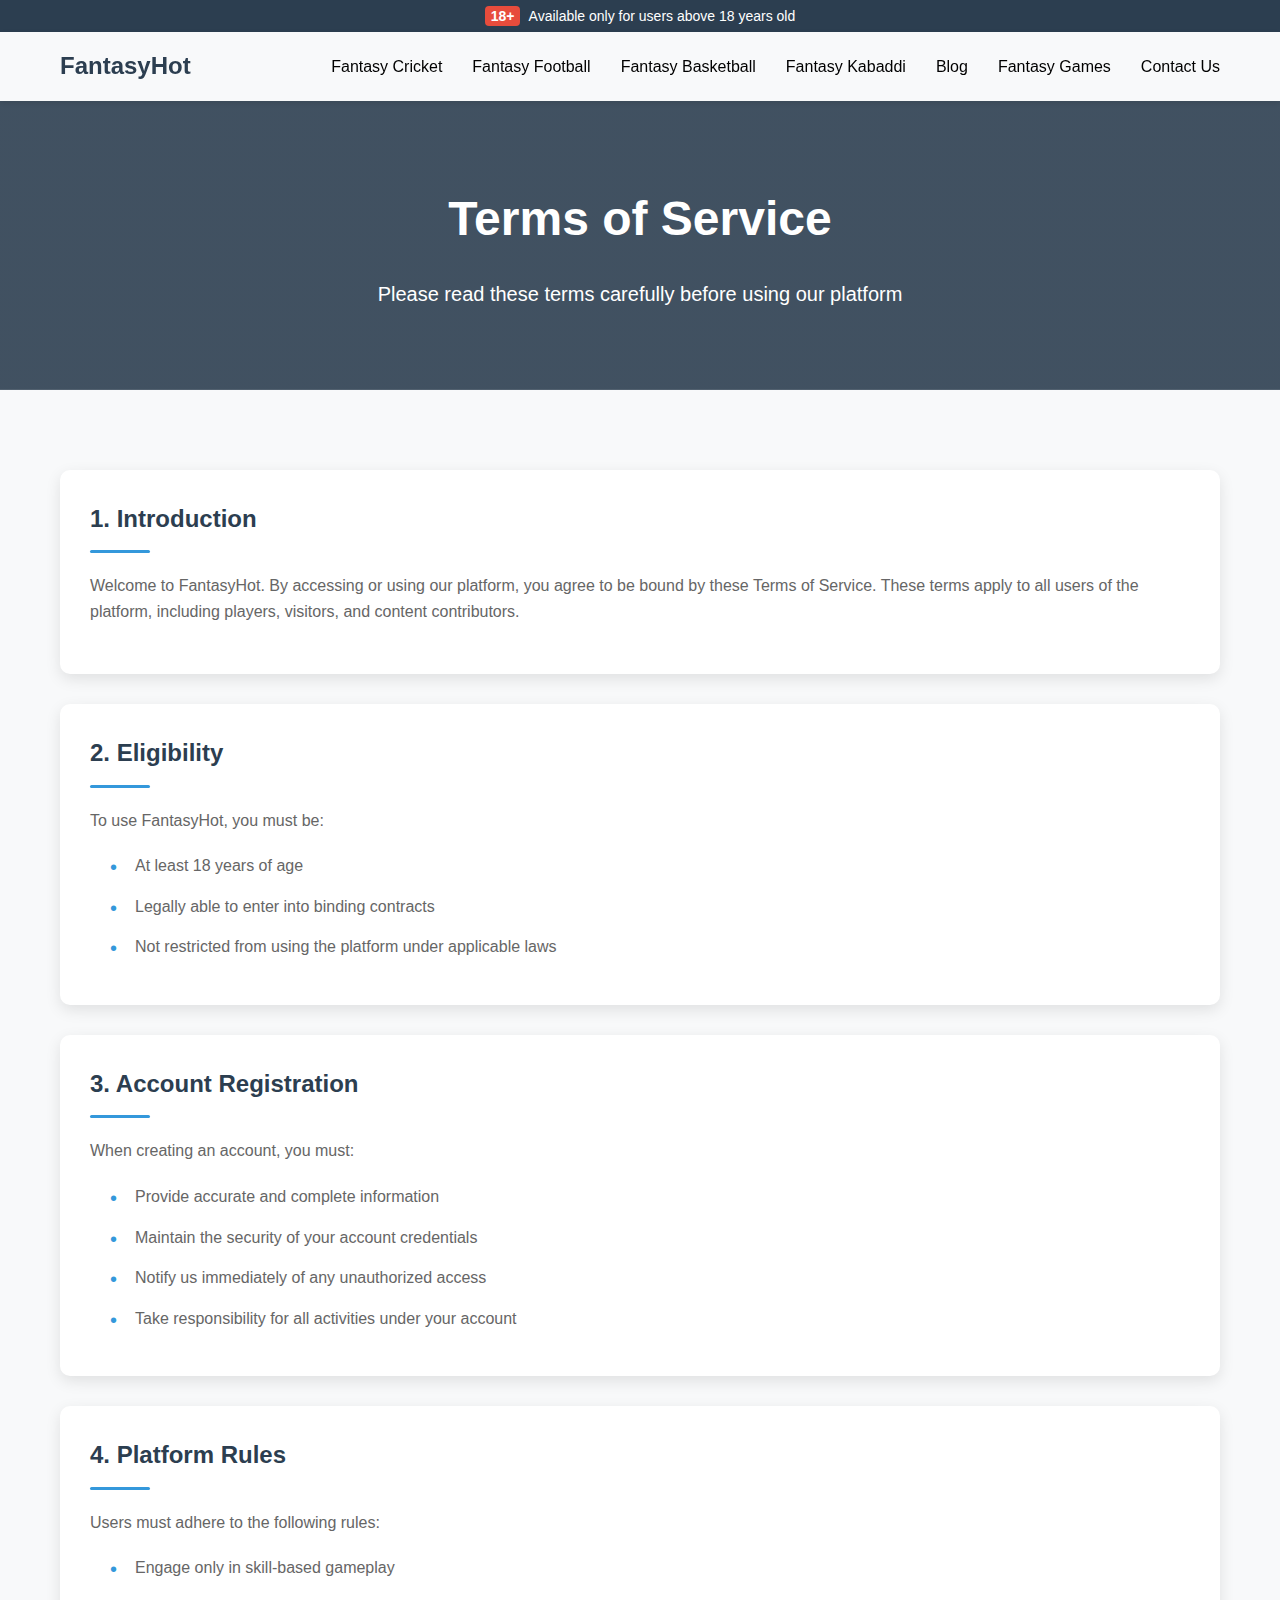
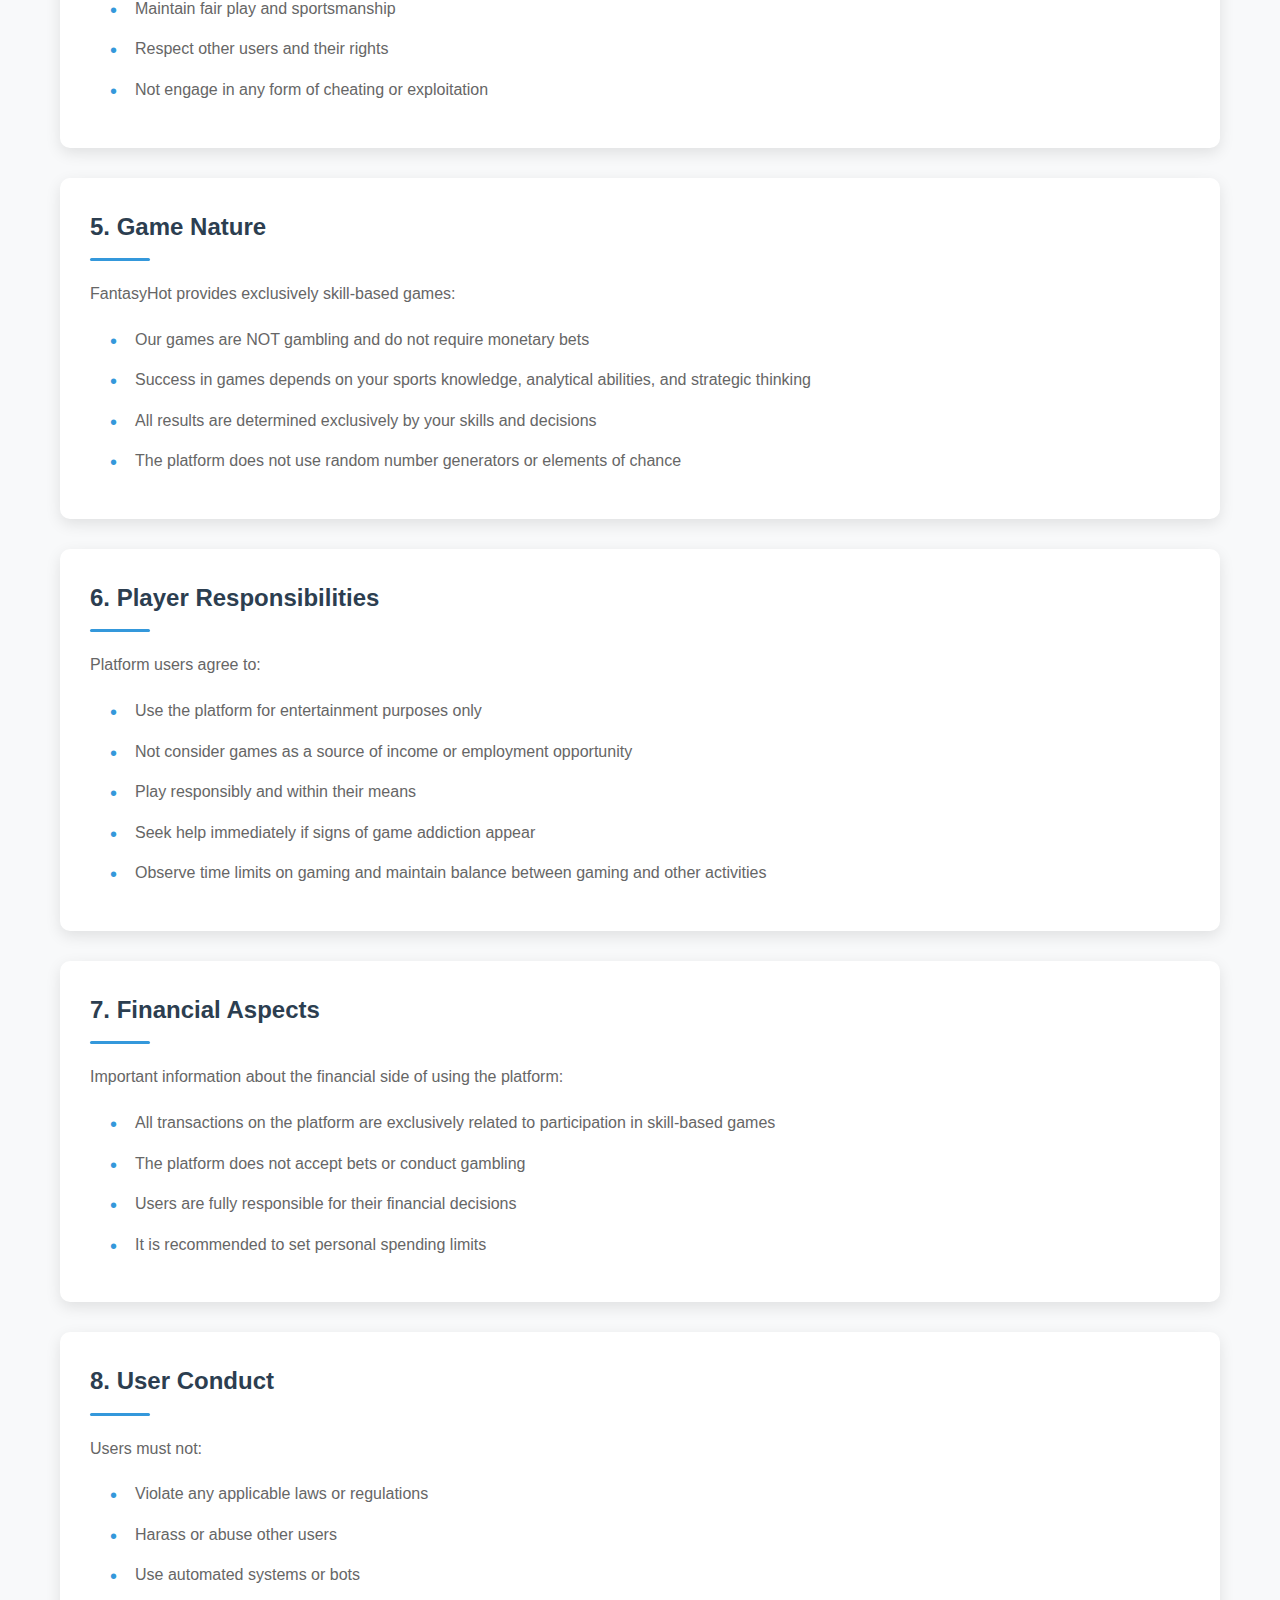
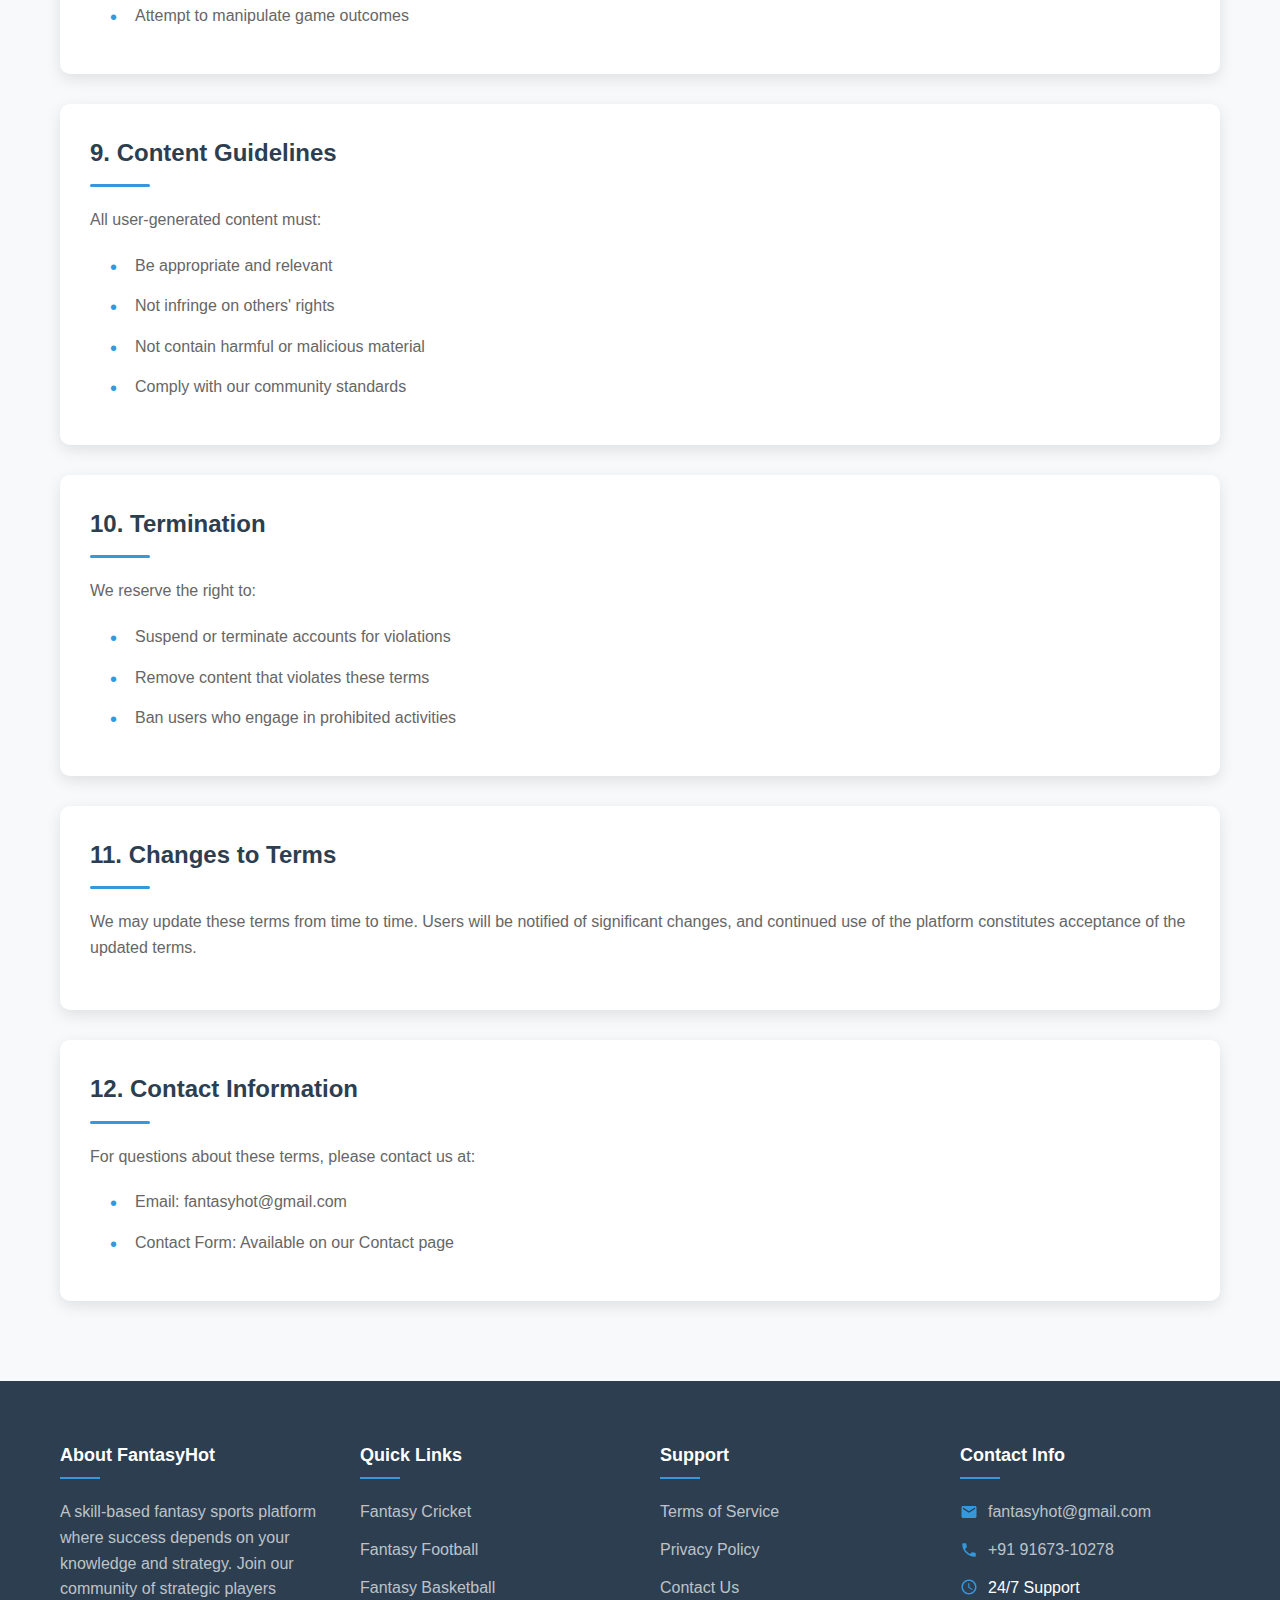
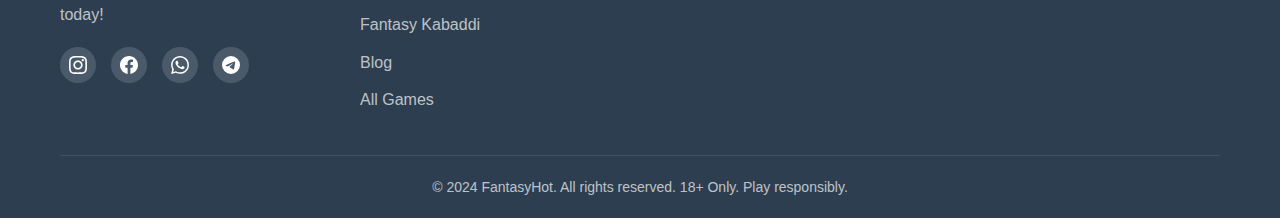
<file: terms.html>
<!DOCTYPE html>
<html lang="en">
<head>
    <meta charset="UTF-8">
		<meta name="description" content="Fantasy Terms is a skill-based fantasy sports platform where success depends on your knowledge and strategy. Download now and experience the next evolution of fantasy gaming!">
    <meta name="viewport" content="width=device-width, initial-scale=1.0">
    <title>Terms of Service - FantasyHot</title>
    <link rel="stylesheet" href="css/style.css">
</head>
<body>
    <!-- Age Verification -->
    <div class="age-warning">
        <span class="age-18">18+</span> Available only for users above 18 years old
    </div>

    <!-- Header -->
    <header class="header">
			<div class="container">
					<nav class="nav">
							<a href="index.html" class="logo">FantasyHot</a>
							<div class="burger-menu">
									<span></span>
									<span></span>
									<span></span>
							</div>
							<ul class="nav-menu">
									<li><a href="cricket.html">Fantasy Cricket</a></li>
									<li><a href="football.html">Fantasy Football</a></li>
									<li><a href="basketball.html">Fantasy Basketball</a></li>
									<li><a href="kabaddi.html">Fantasy Kabaddi</a></li>
									<li><a href="blog.html">Blog</a></li>
									<li><a href="games.html">Fantasy Games</a></li>
									<li><a href="contact.html">Contact Us</a></li>
							</ul>
					</nav>
			</div>
	</header>
	<main>
    <!-- Terms Hero -->
    <section class="terms-hero">
        <div class="container">
            <div class="terms-hero-content">
                <h1>Terms of Service</h1>
                <p>Please read these terms carefully before using our platform</p>
            </div>
        </div>
    </section>

    <!-- Terms Content -->
    <section class="terms-content">
        <div class="container">
            <div class="terms-section">
                <h2>1. Introduction</h2>
                <p>Welcome to FantasyHot. By accessing or using our platform, you agree to be bound by these Terms of Service. These terms apply to all users of the platform, including players, visitors, and content contributors.</p>
            </div>

            <div class="terms-section">
                <h2>2. Eligibility</h2>
                <p>To use FantasyHot, you must be:</p>
                <ul>
                    <li>At least 18 years of age</li>
                    <li>Legally able to enter into binding contracts</li>
                    <li>Not restricted from using the platform under applicable laws</li>
                </ul>
            </div>

            <div class="terms-section">
                <h2>3. Account Registration</h2>
                <p>When creating an account, you must:</p>
                <ul>
                    <li>Provide accurate and complete information</li>
                    <li>Maintain the security of your account credentials</li>
                    <li>Notify us immediately of any unauthorized access</li>
                    <li>Take responsibility for all activities under your account</li>
                </ul>
            </div>

            <div class="terms-section">
                <h2>4. Platform Rules</h2>
                <p>Users must adhere to the following rules:</p>
                <ul>
                    <li>Engage only in skill-based gameplay</li>
                    <li>Maintain fair play and sportsmanship</li>
                    <li>Respect other users and their rights</li>
                    <li>Not engage in any form of cheating or exploitation</li>
                </ul>
            </div>

            <div class="terms-section">
                <h2>5. Game Nature</h2>
                <p>FantasyHot provides exclusively skill-based games:</p>
                <ul>
                    <li>Our games are NOT gambling and do not require monetary bets</li>
                    <li>Success in games depends on your sports knowledge, analytical abilities, and strategic thinking</li>
                    <li>All results are determined exclusively by your skills and decisions</li>
                    <li>The platform does not use random number generators or elements of chance</li>
                </ul>
            </div>

            <div class="terms-section">
                <h2>6. Player Responsibilities</h2>
                <p>Platform users agree to:</p>
                <ul>
                    <li>Use the platform for entertainment purposes only</li>
                    <li>Not consider games as a source of income or employment opportunity</li>
                    <li>Play responsibly and within their means</li>
                    <li>Seek help immediately if signs of game addiction appear</li>
                    <li>Observe time limits on gaming and maintain balance between gaming and other activities</li>
                </ul>
            </div>

            <div class="terms-section">
                <h2>7. Financial Aspects</h2>
                <p>Important information about the financial side of using the platform:</p>
                <ul>
                    <li>All transactions on the platform are exclusively related to participation in skill-based games</li>
                    <li>The platform does not accept bets or conduct gambling</li>
                    <li>Users are fully responsible for their financial decisions</li>
                    <li>It is recommended to set personal spending limits</li>
                </ul>
            </div>

            <div class="terms-section">
                <h2>8. User Conduct</h2>
                <p>Users must not:</p>
                <ul>
                    <li>Violate any applicable laws or regulations</li>
                    <li>Harass or abuse other users</li>
                    <li>Use automated systems or bots</li>
                    <li>Attempt to manipulate game outcomes</li>
                </ul>
            </div>

            <div class="terms-section">
                <h2>9. Content Guidelines</h2>
                <p>All user-generated content must:</p>
                <ul>
                    <li>Be appropriate and relevant</li>
                    <li>Not infringe on others' rights</li>
                    <li>Not contain harmful or malicious material</li>
                    <li>Comply with our community standards</li>
                </ul>
            </div>

            <div class="terms-section">
                <h2>10. Termination</h2>
                <p>We reserve the right to:</p>
                <ul>
                    <li>Suspend or terminate accounts for violations</li>
                    <li>Remove content that violates these terms</li>
                    <li>Ban users who engage in prohibited activities</li>
                </ul>
            </div>

            <div class="terms-section">
                <h2>11. Changes to Terms</h2>
                <p>We may update these terms from time to time. Users will be notified of significant changes, and continued use of the platform constitutes acceptance of the updated terms.</p>
            </div>

            <div class="terms-section">
                <h2>12. Contact Information</h2>
                <p>For questions about these terms, please contact us at:</p>
                <ul>
                    <li>Email: fantasyhot@gmail.com</li>
                    <li>Contact Form: Available on our Contact page</li>
                </ul>
            </div>
        </div>
    </section>
	</main>
    <!-- Footer -->
    <footer class="footer">
        <div class="container">
            <div class="footer-content">
                <div class="footer-section">
                    <h4>About FantasyHot</h4>
                    <p>A skill-based fantasy sports platform where success depends on your knowledge and strategy. Join our community of strategic players today!</p>
                    <div class="social-links">
                        <a href="index.html" class="social-link">
                            <svg xmlns="http://www.w3.org/2000/svg" viewBox="0 0 24 24" fill="#fff" class="icon">
                                <path d="M12 2.163c3.204 0 3.584.012 4.85.07 3.252.148 4.771 1.691 4.919 4.919.058 1.265.069 1.645.069 4.849 0 3.205-.012 3.584-.069 4.849-.149 3.225-1.664 4.771-4.919 4.919-1.266.058-1.644.07-4.85.07-3.204 0-3.584-.012-4.849-.07-3.26-.149-4.771-1.699-4.919-4.92-.058-1.265-.07-1.644-.07-4.849 0-3.204.013-3.583.07-4.849.149-3.227 1.664-4.771 4.919-4.919 1.266-.057 1.645-.069 4.849-.069zm0-2.163c-3.259 0-3.667.014-4.947.072-4.358.2-6.78 2.618-6.98 6.98-.059 1.281-.073 1.689-.073 4.948 0 3.259.014 3.668.072 4.948.2 4.358 2.618 6.78 6.98 6.98 1.281.058 1.689.072 4.948.072 3.259 0 3.668-.014 4.948-.072 4.354-.2 6.782-2.618 6.979-6.98.059-1.28.073-1.689.073-4.948 0-3.259-.014-3.667-.072-4.947-.196-4.354-2.617-6.78-6.979-6.98-1.281-.059-1.69-.073-4.949-.073zm0 5.838c-3.403 0-6.162 2.759-6.162 6.162s2.759 6.163 6.162 6.163 6.162-2.759 6.162-6.163c0-3.403-2.759-6.162-6.162-6.162zm0 10.162c-2.209 0-4-1.79-4-4 0-2.209 1.791-4 4-4s4 1.791 4 4c0 2.21-1.791 4-4 4zm6.406-11.845c-.796 0-1.441.645-1.441 1.44s.645 1.44 1.441 1.44c.795 0 1.439-.645 1.439-1.44s-.644-1.44-1.439-1.44z"/>
                            </svg>
                        </a>
													<a href="index.html" class="social-link">
															<svg xmlns="http://www.w3.org/2000/svg" viewBox="0 0 24 24" fill="#fff" class="icon">
																	<path d="M24 12.073c0-6.627-5.373-12-12-12s-12 5.373-12 12c0 5.99 4.388 10.954 10.125 11.854v-8.385H7.078v-3.47h3.047V9.43c0-3.007 1.792-4.669 4.533-4.669 1.312 0 2.686.235 2.686.235v2.953H15.83c-1.491 0-1.956.925-1.956 1.874v2.25h3.328l-.532 3.47h-2.796v8.385C19.612 23.027 24 18.062 24 12.073z"/>
															</svg>
													</a>
													<a href="index.html" class="social-link">
															<svg xmlns="http://www.w3.org/2000/svg" viewBox="0 0 24 24" fill="#fff" class="icon">
																	<path d="M.057 24l1.687-6.163c-1.041-1.804-1.588-3.849-1.587-5.946.003-6.556 5.338-11.891 11.893-11.891 3.181.001 6.167 1.24 8.413 3.488 2.245 2.248 3.481 5.236 3.48 8.414-.003 6.557-5.338 11.892-11.893 11.892-1.99-.001-3.951-.5-5.688-1.448l-6.305 1.654zm6.597-3.807c1.676.995 3.276 1.591 5.392 1.592 5.448 0 9.886-4.434 9.889-9.885.002-5.462-4.415-9.89-9.881-9.892-5.452 0-9.887 4.434-9.889 9.884-.001 2.225.651 3.891 1.746 5.634l-.999 3.648 3.742-.981zm11.387-5.464c-.074-.124-.272-.198-.57-.347-.297-.149-1.758-.868-2.031-.967-.272-.099-.47-.149-.669.149-.198.297-.768.967-.941 1.165-.173.198-.347.223-.644.074-.297-.149-1.255-.462-2.39-1.475-.883-.788-1.48-1.761-1.653-2.059-.173-.297-.018-.458.13-.606.134-.133.297-.347.446-.521.151-.172.2-.296.3-.495.099-.198.05-.372-.025-.521-.075-.148-.669-1.611-.916-2.206-.242-.579-.487-.501-.669-.51l-.57-.01c-.198 0-.52.074-.792.372s-1.04 1.016-1.04 2.479 1.065 2.876 1.213 3.074c.149.198 2.095 3.2 5.076 4.487.709.306 1.263.489 1.694.626.712.226 1.36.194 1.872.118.571-.085 1.758-.719 2.006-1.413.248-.695.248-1.29.173-1.414z"/>
															</svg>
													</a>
													<a href="index.html" class="social-link">
															<svg xmlns="http://www.w3.org/2000/svg" viewBox="0 0 24 24" fill="#fff" class="icon">
																	<path d="M11.944 0A12 12 0 0 0 0 12a12 12 0 0 0 12 12 12 12 0 0 0 12-12A12 12 0 0 0 12 0a12 12 0 0 0-.056 0zm4.962 7.224c.1-.002.321.023.465.14a.506.506 0 0 1 .171.325c.016.093.036.306.02.472-.18 1.898-.962 6.502-1.36 8.627-.168.9-.499 1.201-.82 1.23-.696.065-1.225-.46-1.9-.902-1.056-.693-1.653-1.124-2.678-1.8-1.185-.78-.417-1.21.258-1.91.177-.184 3.247-2.977 3.307-3.23.007-.032.014-.15-.056-.212s-.174-.041-.249-.024c-.106.024-1.793 1.14-5.061 3.345-.48.33-.913.49-1.302.48-.428-.008-1.252-.241-1.865-.44-.752-.245-1.349-.374-1.297-.789.027-.216.325-.437.893-.663 3.498-1.524 5.83-2.529 6.998-3.014 3.332-1.386 4.025-1.627 4.476-1.635z"/>
															</svg>
													</a>
                    </div>
                </div>
                <div class="footer-section">
                    <h4>Quick Links</h4>
                    <ul>
                        <li><a href="cricket.html">Fantasy Cricket</a></li>
                        <li><a href="football.html">Fantasy Football</a></li>
                        <li><a href="basketball.html">Fantasy Basketball</a></li>
                        <li><a href="kabaddi.html">Fantasy Kabaddi</a></li>
                        <li><a href="blog.html">Blog</a></li>
                        <li><a href="games.html">All Games</a></li>
                    </ul>
                </div>
                <div class="footer-section">
                    <h4>Support</h4>
                    <ul>
                        <li><a href="terms.html">Terms of Service</a></li>
                        <li><a href="privacy.html">Privacy Policy</a></li>
                        <li><a href="contact.html">Contact Us</a></li>
                    </ul>
                </div>
                <div class="footer-section">
                    <h4>Contact Info</h4>
                    <ul class="contact-info">
                        <li>
                            <svg class="icon">
                                <use xlink:href="img/icons/icons.svg#icon-envelope"></use>
                            </svg>
                            <a href="mailto:fantasyhot@gmail.com">fantasyhot@gmail.com</a>
                        </li>
                        <li>
                            <svg class="icon">
                                <use xlink:href="img/icons/icons.svg#icon-phone"></use>
                            </svg>
                            <a href="tel:+919167310278">+91 91673-10278</a>
                        </li>
                        <li>
                            <svg class="icon">
                                <use xlink:href="img/icons/icons.svg#icon-clock"></use>
                            </svg>
                            24/7 Support
                        </li>
                    </ul>
                </div>
            </div>
            <div class="footer-bottom">
                <p>&copy; 2024 FantasyHot. All rights reserved. 18+ Only. Play responsibly.</p>
            </div>
        </div>
    </footer>

    <script src="js/main.js"></script>
</body>
</html>
</file>
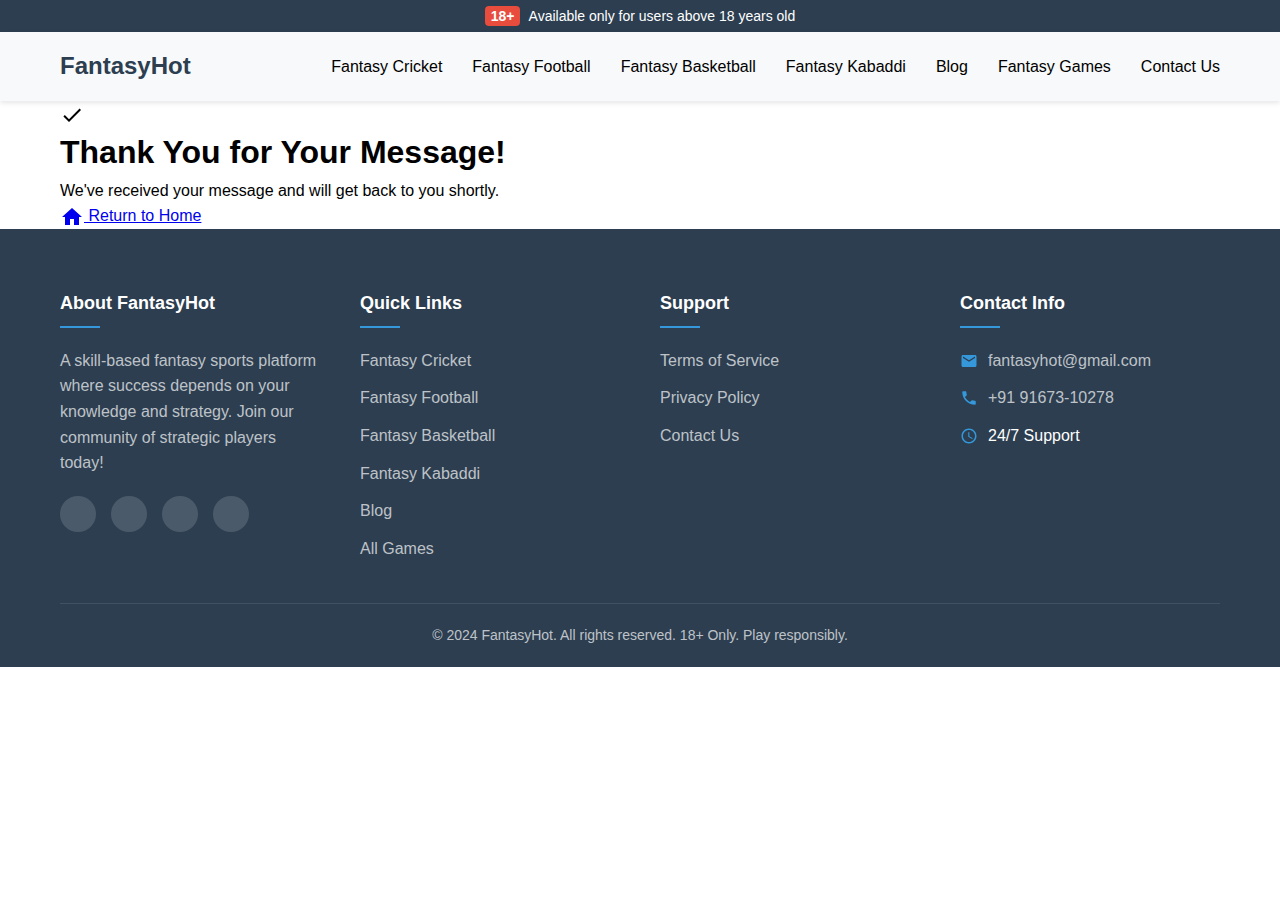
<file: thanks.html>
<!DOCTYPE html>
<html lang="en">
<head>
    <meta charset="UTF-8">
		<meta name="description" content="Thank you for contacting FantasyHot. We've received your message and will get back to you shortly.">
    <meta name="viewport" content="width=device-width, initial-scale=1.0">
    <title>Thank You - FantasyHot</title>
    <link rel="stylesheet" href="css/style.css">
</head>
<body>
    <!-- Age Verification -->
    <div class="age-warning">
        <span class="age-18">18+</span> Available only for users above 18 years old
    </div>

    <!-- Header -->
    <header class="header">
        <div class="container">
            <nav class="nav">
                <a href="index.html" class="logo">FantasyHot</a>
                <div class="burger-menu">
                    <span></span>
                    <span></span>
                    <span></span>
                </div>
                <ul class="nav-menu">
                    <li><a href="cricket.html">Fantasy Cricket</a></li>
                    <li><a href="football.html">Fantasy Football</a></li>
                    <li><a href="basketball.html">Fantasy Basketball</a></li>
                    <li><a href="kabaddi.html">Fantasy Kabaddi</a></li>
                    <li><a href="blog.html">Blog</a></li>
                    <li><a href="games.html">Fantasy Games</a></li>
                    <li><a href="contact.html">Contact Us</a></li>
                </ul>
            </nav>
        </div>
    </header>
<main>
    <!-- Thank You Section -->
    <section class="thank-you">
        <div class="container">
            <div class="thank-you-content">
                <svg class="icon icon-check">
                    <use xlink:href="img/icons/icons.svg#icon-check"></use>
                </svg>
                <h1>Thank You for Your Message!</h1>
                <p>We've received your message and will get back to you shortly.</p>
                <a href="index.html" class="btn-home">
                    <svg class="icon">
                        <use xlink:href="img/icons/icons.svg#icon-home"></use>
                    </svg>
                    Return to Home
                </a>
            </div>
        </div>
    </section>
</main>
    <!-- Footer -->
    <footer class="footer">
        <div class="container">
            <div class="footer-content">
                <div class="footer-section">
                    <h4>About FantasyHot</h4>
                    <p>A skill-based fantasy sports platform where success depends on your knowledge and strategy. Join our community of strategic players today!</p>
                    <div class="social-links">
                        <a href="index.html" class="social-link">
                            <svg class="icon">
                                <use xlink:href="img/icons/icons.svg#icon-twitter"></use>
                            </svg>
                        </a>
                        <a href="index.html" class="social-link">
                            <svg class="icon">
                                <use xlink:href="img/icons/icons.svg#icon-facebook"></use>
                            </svg>
                        </a>
                        <a href="index.html" class="social-link">
                            <svg class="icon">
                                <use xlink:href="img/icons/icons.svg#icon-instagram"></use>
                            </svg>
                        </a>
                        <a href="index.html" class="social-link">
                            <svg class="icon">
                                <use xlink:href="img/icons/icons.svg#icon-telegram"></use>
                            </svg>
                        </a>
                    </div>
                </div>
                <div class="footer-section">
                    <h4>Quick Links</h4>
                    <ul>
                        <li><a href="cricket.html">Fantasy Cricket</a></li>
                        <li><a href="football.html">Fantasy Football</a></li>
                        <li><a href="basketball.html">Fantasy Basketball</a></li>
                        <li><a href="kabaddi.html">Fantasy Kabaddi</a></li>
                        <li><a href="blog.html">Blog</a></li>
                        <li><a href="games.html">All Games</a></li>
                    </ul>
                </div>
                <div class="footer-section">
                    <h4>Support</h4>
                    <ul>
                        <li><a href="terms.html">Terms of Service</a></li>
                        <li><a href="privacy.html">Privacy Policy</a></li>
                        <li><a href="contact.html">Contact Us</a></li>
                    </ul>
                </div>
                <div class="footer-section">
                    <h4>Contact Info</h4>
                    <ul class="contact-info">
                        <li>
                            <svg class="icon">
                                <use xlink:href="img/icons/icons.svg#icon-envelope"></use>
                            </svg>
                            <a href="mailto:fantasyhot@gmail.com">fantasyhot@gmail.com</a>
                        </li>
                        <li>
                            <svg class="icon">
                                <use xlink:href="img/icons/icons.svg#icon-phone"></use>
                            </svg>
                            <a href="tel:+919167310278">+91 91673-10278</a>
                        </li>
                        <li>
                            <svg class="icon">
                                <use xlink:href="img/icons/icons.svg#icon-clock"></use>
                            </svg>
                            24/7 Support
                        </li>
                    </ul>
                </div>
            </div>
            <div class="footer-bottom">
                <p>&copy; 2024 FantasyHot. All rights reserved. 18+ Only. Play responsibly.</p>
            </div>
        </div>
    </footer>

    <script src="js/main.js"></script>
</body>
</html>
</file>
<file: css/style.css>
/* Reset and Base Styles */
:root {
    --primary-color: #2c3e50;
    --secondary-color: #E74C3C;
    --accent-color: #3498DB;
    --text-color: #000;
    --light-bg: #F8F9FA;
    --dark-bg: #2c3e50;
    --success-color: #2ECC71;
    --warning-color: #F1C40F;
}

* {
    margin: 0;
    padding: 0;
    box-sizing: border-box;
}

body {
    font-family: Arial, Helvetica, sans-serif;
    line-height: 1.6;
    color: var(--text-color);
		overflow-x: hidden;
}

h2 {
    font-size: 32px;
    font-weight: bold;
    color: var(--primary-color);
    margin-bottom: 25px;
    position: relative;
    padding-bottom: 15px;
}

h2::after {
    content: '';
    position: absolute;
    bottom: 0;
    left: 0;
    width: 60px;
    height: 3px;
    background: var(--accent-color);
    border-radius: 3px;
}

.menu-open {
		overflow: hidden;
}

.container {
    max-width: 1200px;
    margin: 0 auto;
    padding: 0 20px;
}

/* Age Warning */
.age-warning {
    background-color: var(--dark-bg);
    color: white;
    text-align: center;
    padding: 5px;
    font-size: 14px;
}

.age-18 {
    background-color: var(--secondary-color);
    padding: 2px 6px;
    border-radius: 4px;
    margin-right: 5px;
    font-weight: bold;
}

/* Header */
.header {
    background-color: var(--light-bg);
    box-shadow: 0 2px 5px rgba(0,0,0,0.1);
    position: sticky;
    top: 0;
    z-index: 1000;
}

.nav {
    display: flex;
    justify-content: space-between;
    align-items: center;
    padding: 15px 0;
}

.logo {
    font-size: 24px;
    font-weight: bold;
    color: var(--primary-color);
    text-decoration: none;
}

.nav-menu {
    display: flex;
    list-style: none;
    align-items: center;
}

.nav-menu li {
    margin-left: 30px;
}

.nav-menu a {
    text-decoration: none;
    color: var(--text-color);
    font-weight: 500;
    transition: color 0.3s;
}

.nav-menu a:hover {
    color: var(--accent-color);
}

.btn-login, .btn-register {
    padding: 8px 20px;
    border-radius: 5px;
    font-weight: bold;
}

.btn-login {
    color: var(--accent-color);
    border: 2px solid var(--accent-color);
}

.btn-register {
    background-color: var(--accent-color);
    color: white;
}

/* Hero Section */
.hero {
    background: linear-gradient(rgba(44, 62, 80, 0.8), rgba(44, 62, 80, 0.8)), url('../img/hero-bg.jpg');
    background-size: cover;
    background-position: center;
    color: white;
    padding: 100px 0;
    position: relative;
    overflow: hidden;
}

.hero-grid {
    display: grid;
    grid-template-columns: 1fr 1fr;
    gap: 50px;
    align-items: center;
}

.hero-content {
    max-width: 600px;
}

.hero h1 {
    font-size: 48px;
    margin-bottom: 20px;
    line-height: 1.2;
    font-weight: bold;
    background: linear-gradient(45deg, #3498db, #2ecc71);
    -webkit-background-clip: text;
    -webkit-text-fill-color: transparent;
}

.hero-subtitle {
    font-size: 24px;
    margin-bottom: 20px;
    color: var(--accent-color);
    font-weight: bold;
}

.hero-description {
    font-size: 18px;
    margin-bottom: 30px;
    line-height: 1.6;
    opacity: 0.9;
}

.hero-buttons {
    display: flex;
    gap: 20px;
    margin-top: 30px;
}

.btn-download, .btn-contact {
    padding: 15px 30px;
    border-radius: 30px;
    font-weight: bold;
    text-decoration: none;
    display: flex;
    align-items: center;
    gap: 10px;
    transition: all 0.3s ease;
}

.btn-download {
		display: flex;
		align-items: center;
		justify-content: center;
    background: linear-gradient(45deg, #3498db, #2ecc71);
		text-align: center;
    color: white;
    border: none;
    cursor: pointer;
}

.btn-contact {
    background: transparent;
    border: 2px solid white;
    color: white;
}

.btn-download:hover {
    transform: translateY(-3px);
    box-shadow: 0 5px 15px rgba(52, 152, 219, 0.3);
}

.btn-contact:hover {
    background: white;
    color: var(--primary-color);
    transform: translateY(-3px);
}

/* Download Form */
.hero-form {
    position: relative;
}

.download-form {
		display: flex;
		flex-direction: column;
		align-items: center;
		justify-content: center;
    background: rgba(255, 255, 255, 0.1);
    backdrop-filter: blur(10px);
    padding: 40px;
    border-radius: 20px;
    box-shadow: 0 10px 30px rgba(0, 0, 0, 0.2);
    border: 1px solid rgba(255, 255, 255, 0.2);
}

.download-form h3 {
    font-size: 24px;
    margin-bottom: 15px;
    color: white;
}

.download-form p {
    color: rgba(255, 255, 255, 0.8);
    margin-bottom: 25px;
}

.phone-input {
    display: flex;
    flex-direction: column;
    gap: 10px;
    margin-bottom: 20px;
}

.phone-input input {
    width: 100%;
    padding: 15px;
    border: none;
    border-radius: 10px;
    background: rgba(255, 255, 255, 0.9);
    font-size: 16px;
}

.btn-send {
    background: linear-gradient(45deg, #3498db, #2ecc71);
    color: white;
    border: none;
    padding: 15px 30px;
    border-radius: 10px;
    font-weight: bold;
    cursor: pointer;
    transition: all 0.3s ease;
}

.btn-send:hover {
    transform: translateY(-2px);
    box-shadow: 0 5px 15px rgba(52, 152, 219, 0.3);
}

.download-features {
    display: grid;
    grid-template-columns: repeat(3, 1fr);
    gap: 20px;
}

.download-features .feature {
    text-align: center;
    color: white;
}

.download-features .feature i {
    font-size: 24px;
    margin-bottom: 10px;
    color: var(--accent-color);
}

.download-features .feature span {
    font-size: 14px;
		color: white;
    opacity: 0.8;
}

/* Game Categories */
.game-categories {
    padding: 80px 0;
    background-color: var(--light-bg);
}

.categories-grid {
    display: grid;
    grid-template-columns: repeat(auto-fit, minmax(200px, 1fr));
    gap: 30px;
    margin-top: 40px;
}

.category-card {
    background: white;
    border-radius: 15px;
    padding: 30px;
    text-align: center;
    text-decoration: none;
    color: var(--primary-color);
    box-shadow: 0 5px 15px rgba(0,0,0,0.1);
    transition: transform 0.3s ease;
}

.category-card:hover {
    transform: translateY(-10px);
}

.category-icon {
    width: 80px;
    height: 80px;
    margin: 0 auto 20px;
    background-size: cover;
    background-position: center;
    border-radius: 50%;
}

.category-card h3 {
    font-size: 18px;
    margin-top: 15px;
    color: var(--primary-color);
}

/* Responsive Design */
@media (max-width: 992px) {
    .hero-grid {
        grid-template-columns: 1fr;
        gap: 40px;
    }

    .hero-content {
        text-align: center;
        margin: 0 auto;
    }

    .hero-buttons {
        justify-content: center;
    }

    .download-form {
			width: 100%;
        margin: 0 auto;
    }
}

@media (max-width: 1100px) {
    .hero {
        padding: 60px 0;
    }

    .hero h1 {
        font-size: 36px;
    }

    .hero-subtitle {
        font-size: 20px;
    }

    .hero-description {
        font-size: 16px;
    }

    .hero-buttons {
        flex-direction: column;
    }

    .download-features {
        grid-template-columns: 1fr;
        gap: 15px;
    }

    .categories-grid {
        grid-template-columns: repeat(2, 1fr);
    }
}

@media (max-width: 480px) {
    .phone-input {
        flex-direction: column;
    }

    .categories-grid {
        grid-template-columns: 1fr;
    }
}

/* Features Grid */
.how-it-works {
    padding: 80px 0;
    background-color: var(--light-bg);
}

.features-grid {
    display: grid;
    grid-template-columns: repeat(auto-fit, minmax(300px, 1fr));
    gap: 30px;
    margin-top: 40px;
}

.feature-card {
    background: white;
    padding: 30px;
    border-radius: 10px;
    text-align: center;
    box-shadow: 0 5px 15px rgba(0,0,0,0.1);
}

.feature-card i {
    font-size: 40px;
    color: var(--accent-color);
    margin-bottom: 20px;
}

/* Benefits Grid */
.why-choose-us {
    padding: 80px 0;
}

.benefits-grid {
    display: grid;
    grid-template-columns: repeat(auto-fit, minmax(250px, 1fr));
    gap: 30px;
    margin-top: 40px;
}

.benefit-card {
    text-align: center;
    padding: 20px;
}

.benefit-card svg {
    width: 36px;
    height: 36px;
    color: var(--accent-color);
    margin-bottom: 15px;
}

/* Featured Games */
.featured-games {
    padding: 80px 0;
    background-color: var(--light-bg);
}

.games-grid {
    display: grid;
    grid-template-columns: repeat(auto-fit, minmax(280px, 1fr));
    gap: 30px;
    margin-top: 40px;
}

.game-card {
    background: white;
    border-radius: 10px;
    overflow: hidden;
    text-decoration: none;
    color: var(--text-color);
    box-shadow: 0 5px 15px rgba(0,0,0,0.1);
    transition: transform 0.3s;
}

.game-card:hover {
    transform: translateY(-5px);
}

.game-image {
    height: 200px;
    position: relative;
    overflow: hidden;
}

.game-image img {
    width: 100%;
    height: 100%;
    object-fit: cover;
    transition: transform 0.3s ease;
}

.game-card:hover .game-image img {
    transform: scale(1.1);
}

.game-card h3 {
    padding: 20px;
    margin: 0;
    color: var(--primary-color);
    font-size: 20px;
}

.game-card p {
    padding: 0 20px 20px;
    color: #666;
    margin: 0;
    font-size: 16px;
    line-height: 1.5;
}

/* Footer */
.footer {
    background-color: var(--dark-bg);
    color: white;
    padding: 60px 0 20px;
}

.footer-content {
    display: grid;
    grid-template-columns: repeat(4, 1fr);
    gap: 40px;
    margin-bottom: 30px;
}

.footer-section h4 {
    color: white;
    font-size: 18px;
    margin-bottom: 20px;
    position: relative;
    padding-bottom: 10px;
}

.footer-section h4::after {
    content: '';
    position: absolute;
    bottom: 0;
    left: 0;
    width: 40px;
    height: 2px;
    background: var(--accent-color);
}

.footer-section p {
    color: rgba(255, 255, 255, 0.7);
    line-height: 1.6;
    margin-bottom: 20px;
}

.footer-section ul {
    list-style: none;
    margin: 0;
    padding: 0;
}

.footer-section ul li {
    margin-bottom: 12px;
}

.footer-section a {
    color: rgba(255, 255, 255, 0.7);
    text-decoration: none;
    transition: color 0.3s ease;
    display: inline-flex;
    align-items: center;
    gap: 8px;
}

.footer-section a:hover {
    color: var(--accent-color);
}

.social-links {
    display: flex;
    gap: 15px;
    margin-top: 20px;
}

.social-link {
    width: 36px;
    height: 36px;
    border-radius: 50%;
    background: rgba(255, 255, 255, 0.15);
    display: flex;
    align-items: center;
    justify-content: center;
    transition: all 0.3s ease;
}

.social-link:hover {
    background: var(--accent-color);
    transform: translateY(-3px);
}

.social-link .icon {
    width: 18px;
    height: 18px;
    fill: white;
}

.contact-info {
    background: transparent;
    padding: 0;
    margin: 0;
}

.contact-info li {
    display: flex;
    align-items: center;
    gap: 10px;
    margin-bottom: 15px;
    padding: 0;
    background: transparent;
}

.contact-info .icon {
    width: 18px;
    height: 18px;
    fill: var(--accent-color);
    flex-shrink: 0;
}

.contact-info a {
    color: rgba(255, 255, 255, 0.7);
    text-decoration: none;
    transition: color 0.3s ease;
    background: transparent;
    padding: 0;
}

.contact-info a:hover {
    color: var(--accent-color);
}

.footer-bottom {
    text-align: center;
    padding-top: 20px;
    border-top: 1px solid rgba(255, 255, 255, 0.1);
}

.footer-bottom p {
    color: rgba(255, 255, 255, 0.7);
    font-size: 14px;
    margin: 0;
}

@media (max-width: 992px) {
    .footer-content {
        grid-template-columns: repeat(2, 1fr);
    }
}

@media (max-width: 576px) {
    .footer-content {
        grid-template-columns: 1fr;
    }
    
    .footer-section {
        text-align: center;
    }
    
    .footer-section h4::after {
        left: 50%;
        transform: translateX(-50%);
    }
    
    .social-links {
        justify-content: center;
    }
    
    .contact-info li {
        justify-content: center;
    }
}

/* Game Hero Sections */
.game-hero {
    background: linear-gradient(rgba(44, 62, 80, 0.9), rgba(44, 62, 80, 0.9));
    background-size: cover;
    background-position: center;
    color: white;
    padding: 80px 0;
    text-align: center;
}

.game-hero-content {
    max-width: 800px;
    margin: 0 auto;
}

.game-hero h1 {
    font-size: 48px;
    margin-bottom: 20px;
}

.game-hero p {
    font-size: 20px;
    margin-bottom: 40px;
}

/* Steps Grid */
.how-to-play {
    padding: 80px 0;
    background-color: var(--light-bg);
}

.steps-grid {
    display: grid;
    grid-template-columns: repeat(auto-fit, minmax(250px, 1fr));
    gap: 30px;
    margin-top: 40px;
}

.step-card {
    background: white;
    padding: 30px;
    border-radius: 10px;
    text-align: center;
    position: relative;
    box-shadow: 0 5px 15px rgba(0,0,0,0.1);
}

.step-number {
    width: 40px;
    height: 40px;
    background-color: var(--accent-color);
    color: white;
    border-radius: 50%;
    display: flex;
    align-items: center;
    justify-content: center;
    font-size: 20px;
    font-weight: bold;
    margin: 0 auto 20px;
}

.feature-highlights {
		display: grid;
		grid-template-columns: repeat(2, 1fr);
		gap: 30px;
}

.game-description {
    padding: 80px 0;
    background: #fff;
    position: relative;
}

.game-description .container {
    position: relative;
    z-index: 2;
}

.game-description .description-wrapper {
    display: grid;
    grid-template-columns: 1fr 1fr;
    gap: 60px;
    align-items: center;
}
.game-description .description-header {
    margin-bottom: 30px;
}

.game-description .section-title {
    font-size: 36px;
    font-weight: 700;
    margin-bottom: 20px;
}

.game-description .lead-text {
    font-size: 20px;
    color: var(--accent-color);
    margin-bottom: 20px;
}

.game-description .main-text {
    font-size: 16px;
    line-height: 1.8;
    color: #666;
}

.game-description .description-stats {
    display: grid;
    grid-template-columns: repeat(3, 1fr);
    gap: 30px;
    margin-top: 40px;
}

.game-description .stat-item {
    text-align: center;
}

.game-description .stat-number {
    display: block;
    font-size: 36px;
    font-weight: 700;
    color: var(--accent-color);
}

.game-description .stat-label {
    display: block;
    font-size: 14px;
    color: #666;
    margin-top: 5px;
}

.game-description .description-visual {
    position: relative;
}

.game-description .visual-container {
    position: relative;
    border-radius: 20px;
    overflow: hidden;
}

.game-description .main-image {
    width: 100%;
    height: auto;
    display: block;
}

.game-description .visual-overlay {
    position: absolute;
    top: 0;
    left: 0;
    right: 0;
    bottom: 0;
    background: linear-gradient(rgba(0,0,0,0.2), rgba(0,0,0,0.4));
}

.game-description .achievement-badges {
    display: flex;
    gap: 20px;
    margin-top: 30px;
}

.game-description .badge {
    display: flex;
    align-items: center;
    gap: 10px;
    padding: 10px 20px;
    background: rgba(255,255,255,0.1);
    border-radius: 30px;
    backdrop-filter: blur(10px);
}

.game-description .badge-icon {
    width: 24px;
    height: 24px;
    fill: var(--accent-color);
}

.game-description .badge-text {
    font-size: 14px;
    font-weight: 500;
}

@media (max-width: 992px) {
    .game-description .description-wrapper {
        grid-template-columns: 1fr;
        gap: 40px;
    }
    
    .game-description .description-content {
        max-width: 100%;
    }
}

@media (max-width: 1100px) {
    .game-description .description-stats {
        grid-template-columns: 1fr;
        gap: 20px;
    }
    
    .game-description .section-title {
        font-size: 28px;
    }
    
    .game-description .lead-text {
        font-size: 18px;
    }
}

.football-description h2, .football-description p, .football-description h3 {
	color: #000 !important;
}

/* Categories Grid */
.player-categories {
    padding: 80px 0;
    background-color: var(--light-bg);
}

.description-content {
	padding: 20px 0;
}

.categories-grid {
    display: grid;
    grid-template-columns: repeat(auto-fit, minmax(250px, 1fr));
    gap: 30px;
    margin-top: 40px;
}

.categories-grid svg {
	width: 36px;
	height: 36px;
}
/* Scoring System */
.scoring-system {
    padding: 80px 0;
    background-color: var(--light-bg);
}

.scoring-grid {
    display: grid;
    grid-template-columns: repeat(auto-fit, minmax(300px, 1fr));
    gap: 30px;
    margin-top: 40px;
}

.scoring-card {
    background: white;
    padding: 30px;
    border-radius: 10px;
    box-shadow: 0 5px 15px rgba(0,0,0,0.1);
}

.scoring-card h3 {
    color: var(--accent-color);
    margin-bottom: 20px;
    text-align: center;
}

.scoring-card ul {
    list-style: none;
}

.scoring-card ul li {
    padding: 10px 0;
    border-bottom: 1px solid #eee;
}

.scoring-card ul li:last-child {
    border-bottom: none;
}

.tips-grid {
    display: grid;
    grid-template-columns: repeat(auto-fit, minmax(250px, 1fr));
    gap: 30px;
    margin-top: 40px;
}

.tip-card {
    background: white;
    padding: 30px;
    border-radius: 10px;
    text-align: center;
    box-shadow: 0 5px 15px rgba(0,0,0,0.1);
    transition: transform 0.3s;
}

.tip-card:hover {
    transform: translateY(-5px);
}

.tip-card i {
    font-size: 36px;
    color: var(--accent-color);
    margin-bottom: 20px;
}

/* Active Navigation Link */
.nav-menu a.active {
    color: var(--accent-color);
    font-weight: bold;
}

/* Responsive Design for Game Pages */
@media (max-width: 1100px) {
    .game-hero h1 {
        font-size: 36px;
    }
    
    .game-hero p {
        font-size: 18px;
    }
    
    .steps-grid,
    .categories-grid,
    .scoring-grid,
    .tips-grid {
        grid-template-columns: 1fr;
    }
}

/* Новые стили для секции описания крикета */
.cricket-description {
	background: linear-gradient(135deg, #1a1a2e 0%, #16213e 100%);
	color: white;
  padding: 80px 0;
}

.description-main {
    display: flex;
    align-items: center;
    gap: 40px;
    margin-bottom: 40px;
}

.description-text {
    flex: 1;
}

.description-text h3 {
    font-size: 32px;
		text-align: center;
    margin-bottom: 20px;
    background: linear-gradient(135deg, #ffffff, #e0e0e0);
    -webkit-background-clip: text;
    -webkit-text-fill-color: transparent;
}

.description-text p {
    font-size: 18px;
    line-height: 1.6;
    color: rgba(255, 255, 255, 0.9);
}

.description-image {
    flex: 1;
    position: relative;
    height: 300px;
    border-radius: 20px;
    overflow: hidden;
    background: rgba(255, 255, 255, 0.1);
    backdrop-filter: blur(10px);
    border: 1px solid rgba(255, 255, 255, 0.2);
}

.description-image img {
    width: 100%;
    height: 100%;
    object-fit: cover;
}

.cricket-features {
    display: flex;
    gap: 30px;
    margin-bottom: 60px;
}

.feature-column {
    flex: 1;
    display: flex;
    flex-direction: column;
    gap: 30px;
}

.cricket-feature {
    display: flex;
    align-items: flex-start;
    gap: 20px;
    background: rgba(255, 255, 255, 0.1);
    padding: 25px;
    border-radius: 15px;
    backdrop-filter: blur(10px);
    border: 1px solid rgba(255, 255, 255, 0.2);
    transition: transform 0.3s ease;
}

.cricket-feature:hover {
    transform: translateY(-5px);
    background: rgba(255, 255, 255, 0.15);
}

.cricket-feature .icon {
    width: 40px;
    height: 40px;
    fill: white;
}

.feature-text h4 {
    font-size: 20px;
    margin-bottom: 8px;
    color: white;
}

.feature-text p {
    font-size: 16px;
    color: rgba(255, 255, 255, 0.6) !important;
    line-height: 1.4;
}

.scoring-overview {
    background: rgba(255, 255, 255, 0.1);
    border-radius: 20px;
    padding: 40px;
    backdrop-filter: blur(10px);
    border: 1px solid rgba(255, 255, 255, 0.2);
}

.scoring-overview h3 {
    font-size: 28px;
    text-align: center;
    margin-bottom: 30px;
    color: white;
}

.scoring-grid {
    display: grid;
    grid-template-columns: repeat(4, 1fr);
    gap: 20px;
}

.scoring-item {
    text-align: center;
    padding: 20px;
    background: rgba(255, 255, 255, 0.05);
    border-radius: 15px;
    transition: transform 0.3s ease;
}

.scoring-item:hover {
    transform: translateY(-5px);
    background: rgba(255, 255, 255, 0.1);
}

.score-value {
    display: block;
    font-size: 32px;
    font-weight: bold;
    color: #4CAF50;
    margin-bottom: 8px;
}

.score-label {
    display: block;
    font-size: 16px;
    color: rgba(255, 255, 255, 0.9);
}

@media (max-width: 992px) {
    .description-main {
        flex-direction: column;
    }

    .cricket-features {
        flex-direction: column;
    }

    .scoring-grid {
        grid-template-columns: repeat(2, 1fr);
    }
}

@media (max-width: 1100px) {
    .description-text h3 {
        font-size: 28px;
    }

    .description-text p {
        font-size: 16px;
    }

    .cricket-feature {
        padding: 20px;
    }

    .feature-text h4 {
        font-size: 18px;
    }

    .scoring-item {
        padding: 15px;
    }

    .score-value {
        font-size: 28px;
    }
}

/* Football Hero Section */
.football-hero {
    background: linear-gradient(rgba(0, 0, 0, 0.7), rgba(0, 0, 0, 0.7)), url('../img/football-hero.jpg');
    background-size: cover;
    background-position: center;
    padding: 120px 0;
    position: relative;
    overflow: hidden;
}

.football-hero::before {
    content: '';
    position: absolute;
    top: 0;
    left: 0;
    right: 0;
    bottom: 0;
    background: linear-gradient(45deg, rgba(0, 100, 0, 0.3), rgba(0, 0, 100, 0.3));
    z-index: 1;
}

.football-hero .game-hero-content {
    position: relative;
    z-index: 2;
}

.football-hero h1 {
    font-size: 56px;
    margin-bottom: 30px;
    background: linear-gradient(45deg, #fff, #a8e6cf);
    -webkit-background-clip: text;
    -webkit-text-fill-color: transparent;
    text-shadow: 2px 2px 4px rgba(0, 0, 0, 0.3);
}

/* Formation Strategy Section */
.formation-strategy {
    background: linear-gradient(135deg, #1a1a2e 0%, #16213e 100%);
    color: #fff;
    padding: 100px 0;
}

.formation-strategy h2 {
	color: #000;
}

.formations-grid {
    display: grid;
    grid-template-columns: repeat(auto-fit, minmax(320px, 1fr));
    gap: 40px;
    margin-top: 50px;
}

.formation-card {
    background: rgba(255, 255, 255, 0.05);
    border: 1px solid rgba(255, 255, 255, 0.1);
    backdrop-filter: blur(10px);
    padding: 30px;
    border-radius: 20px;
    transition: all 0.3s ease;
}

.formation-card:hover {
    transform: translateY(-10px);
    border-color: rgba(168, 230, 207, 0.5);
}

.formation-visual {
    height: 250px;
    background: rgba(255, 255, 255, 0.05);
    border-radius: 15px;
    margin: 25px 0;
    position: relative;
    overflow: hidden;
}

.formation-visual img {
    width: 100%;
    height: 100%;
    object-fit: cover;
}

.formation-details li {
    color: #a8e6cf;
    margin: 10px 0;
}

/* Match Analysis Section */
.match-analysis {
    background: #fff;
    padding: 100px 0;
}

.analysis-content {
    display: grid;
    grid-template-columns: 1fr 1fr;
    gap: 60px;
    margin-top: 50px;
}

.tool-card {
    background: linear-gradient(135deg, #f8f9fa, #e9ecef);
    border-radius: 15px;
    padding: 30px;
    transition: all 0.3s ease;
    border: 1px solid transparent;
}

.tool-card:hover {
    border-color: #a8e6cf;
    transform: translateY(-5px);
}

.metric-card {
    background: #f8f9fa;
    border-radius: 15px;
    padding: 30px;
    box-shadow: 0 5px 15px rgba(0, 0, 0, 0.05);
}

.metric-card h4 {
    color: #1a1a2e;
    margin-bottom: 20px;
    font-size: 20px;
}

/* Team Management Section */
.team-management {
    background: linear-gradient(to right, #f8f9fa, #e9ecef);
    padding: 100px 0;
}

.feature-block {
    background: #fff;
    border-radius: 20px;
    padding: 40px;
    box-shadow: 0 10px 30px rgba(0, 0, 0, 0.05);
    transition: all 0.3s ease;
    border: 1px solid transparent;
}

.feature-block:hover {
    border-color: #a8e6cf;
    transform: translateY(-10px);
}

.feature-block h3 {
    color: #1a1a2e;
    font-size: 24px;
    margin-bottom: 20px;
}

.feature-block ul li {
    position: relative;
    padding-left: 25px;
    margin: 15px 0;
    color: #666;
}

.feature-block ul li:before {
    content: "→";
    position: absolute;
    left: 0;
    color: #a8e6cf;
}

@media (max-width: 992px) {
    .football-hero h1 {
        font-size: 42px;
    }

    .analysis-content {
        grid-template-columns: 1fr;
        gap: 40px;
    }
}

@media (max-width: 1100px) {
    .football-hero h1 {
        font-size: 32px;
    }

    .formations-grid {
        grid-template-columns: 1fr;
    }

    .formation-card,
    .feature-block {
        padding: 25px;
    }
}

/* Basketball Hero Section */

/* Court Strategy Section */
.court-strategy {
    background: linear-gradient(135deg, #1a1a2e 0%, #16213e 100%);
    color: #fff;
    padding: 100px 0;
}

.court-positions {
    display: grid;
    grid-template-columns: repeat(auto-fit, minmax(300px, 1fr));
    gap: 40px;
    margin-top: 50px;
}

.position-visual {
    height: 200px;
    background: rgba(255, 255, 255, 0.05);
    border-radius: 15px;
    margin: 25px 0;
    position: relative;
}

.position-skills li {
    color: #ffa500;
    margin: 10px 0;
    padding-left: 20px;
    position: relative;
}

.position-skills li::before {
    content: "•";
    position: absolute;
    left: 0;
    color: #ffa500;
}

/* Performance Metrics Section */
.performance-metrics {
    background: #fff;
    padding: 60px 0;
}

.metrics-grid {
    display: grid;
    grid-template-columns: repeat(auto-fit, minmax(300px, 1fr));
    gap: 30px;
    margin-top: 50px;
}

.metric-block {
    background: linear-gradient(135deg, #f8f9fa, #e9ecef);
    border-radius: 15px;
    padding: 30px;
    text-align: center;
    transition: all 0.3s ease;
}

.metric-block:hover {
    transform: translateY(-5px);
    box-shadow: 0 10px 20px rgba(0, 0, 0, 0.1);
}

.metric-chart {
    height: 200px;
    background: rgba(255, 140, 0, 0.1);
    border-radius: 10px;
    margin: 20px 0;
}

/* Game Modes Section */
.game-modes {
    background: linear-gradient(to right, #f8f9fa, #e9ecef);
    padding: 100px 0;
}

.modes-grid {
    display: grid;
    grid-template-columns: repeat(auto-fit, minmax(300px, 1fr));
    gap: 30px;
    margin-top: 50px;
}

.mode-card {
    background: #fff;
    border-radius: 20px;
    padding: 40px;
    text-align: center;
    box-shadow: 0 10px 30px rgba(0, 0, 0, 0.05);
    transition: all 0.3s ease;
}

.mode-card > * {
	color: #000;
}

.mode-card:hover {
    transform: translateY(-10px);
    box-shadow: 0 15px 40px rgba(0, 0, 0, 0.1);
}

.mode-card svg {
    width: 60px;
    height: 60px;
    margin-bottom: 20px;
    color: #ff8c00;
}

.mode-features {
    margin-top: 20px;
    text-align: left;
}

.mode-features li {
    margin: 10px 0;
		color: #fff;
    padding-left: 25px;
    position: relative;
}

.mode-features li:before {
    content: "✓";
    position: absolute;
    left: 0;
    color: #ff8c00;
}

/* Basketball-specific Boost Cards */
.boost-card {
    background: linear-gradient(135deg, #fff, #f8f9fa);
    border: 1px solid #e9ecef;
    border-radius: 20px;
    padding: 40px;
    text-align: center;
    transition: all 0.3s ease;
}

.boost-card:hover {
    transform: translateY(-10px);
    border-color: #ff8c00;
    box-shadow: 0 15px 40px rgba(0, 0, 0, 0.1);
}

.boost-card svg {
    width: 60px;
    height: 60px;
    margin-bottom: 20px;
    color: #ff8c00;
}

.boost-features ul {
    text-align: left;
    margin: 20px 0;
}

.boost-features li {
    margin: 10px 0;
    padding-left: 25px;
    position: relative;
}

.boost-features li:before {
    content: "→";
    position: absolute;
    left: 0;
    color: #ff8c00;
}

.boost-price {
    font-size: 24px;
    font-weight: bold;
    color: #ff8c00;
    margin-top: 20px;
}

/* Basketball-specific Player Cards */
.player-card.golden {
    background: linear-gradient(135deg, #fff, #f8f9fa);
    border: 2px solid #ffd700;
    border-radius: 20px;
    overflow: hidden;
    transition: all 0.3s ease;
}

.player-card.golden:hover {
    transform: translateY(-10px);
    box-shadow: 0 0 30px rgba(255, 215, 0, 0.3);
}

.player-image {
    height: 250px;
    overflow: hidden;
    position: relative;
}

.player-image img {
    width: 100%;
    height: 100%;
    object-fit: cover;
    transition: transform 0.3s ease;
}

.player-card:hover .player-image img {
    transform: scale(1.1);
}

.player-info {
    padding: 30px;
}

.player-stats {
    display: grid;
    grid-template-columns: repeat(2, 1fr);
    gap: 20px;
    margin: 20px 0;
}

.stat {
    text-align: center;
}

.stat-value {
    font-size: 28px;
    font-weight: bold;
    color: #ff8c00;
    display: block;
}

.stat-label {
    font-size: 14px;
    color: #666;
}

.player-bonus {
    margin-top: 20px;
    padding-top: 20px;
    border-top: 1px solid #eee;
}

.player-bonus h4 {
    color: #333;
    margin-bottom: 15px;
}

.player-bonus ul li {
    margin: 10px 0;
    padding-left: 25px;
    position: relative;
}

.player-bonus ul li:before {
    content: "★";
    position: absolute;
    left: 0;
    color: #ffd700;
}

.player-price {
    font-size: 24px;
    font-weight: bold;
    color: #ff8c00;
    margin-top: 20px;
    text-align: center;
}

@media (max-width: 992px) {
    .basketball-hero h1 {
        font-size: 42px;
    }

    .court-positions,
    .metrics-grid,
    .modes-grid {
        grid-template-columns: repeat(2, 1fr);
    }
}

@media (max-width: 1100px) {
    .basketball-hero h1 {
        font-size: 32px;
    }

    .court-positions,
    .metrics-grid,
    .modes-grid {
        grid-template-columns: 1fr;
    }

    .position-card,
    .metric-block,
    .mode-card {
        padding: 25px;
    }
}

/* Court Layout */
.court-layout {
    background: #BB5A3E;
    padding: 40px;
    border-radius: 10px;
    margin-top: 40px;
    position: relative;
}

.court-lines {
    border: 2px solid rgba(255,255,255,0.3);
    border-radius: 5px;
    padding: 20px;
}

.court-position {
    width: 40px;
    height: 40px;
    background: white;
    border-radius: 50%;
    display: flex;
    align-items: center;
    justify-content: center;
    font-weight: bold;
    position: absolute;
    cursor: pointer;
    transition: transform 0.3s;
}

.court-position:hover {
    transform: scale(1.1);
    box-shadow: 0 0 10px rgba(255,255,255,0.3);
}

/* Player Stats Table */
.stats-table {
    width: 100%;
    margin-top: 40px;
    border-collapse: collapse;
    background: white;
    border-radius: 10px;
    overflow: hidden;
    box-shadow: 0 5px 15px rgba(0,0,0,0.1);
}

.stats-table th,
.stats-table td {
    padding: 15px;
    text-align: center;
    border-bottom: 1px solid #eee;
}

.stats-table th {
    background: var(--accent-color);
    color: white;
    font-weight: bold;
}

.stats-table tr:hover {
    background-color: var(--light-bg);
}

/* Performance Charts */
.performance-charts {
    margin-top: 40px;
    display: grid;
    grid-template-columns: repeat(auto-fit, minmax(300px, 1fr));
    gap: 30px;
}

.chart-container {
    background: white;
    padding: 20px;
    border-radius: 10px;
    box-shadow: 0 5px 15px rgba(0,0,0,0.1);
}

.chart-title {
    text-align: center;
    margin-bottom: 20px;
    color: var(--primary-color);
    font-weight: bold;
}

/* Player Comparison */
.player-comparison {
    display: grid;
    grid-template-columns: repeat(2, 1fr);
    gap: 30px;
    margin-top: 40px;
}

.comparison-card {
    background: white;
    padding: 20px;
    border-radius: 10px;
    box-shadow: 0 5px 15px rgba(0,0,0,0.1);
}

.comparison-header {
    text-align: center;
    margin-bottom: 20px;
}

.comparison-stat {
    display: flex;
    justify-content: space-between;
    align-items: center;
    padding: 10px 0;
    border-bottom: 1px solid #eee;
}

.comparison-stat:last-child {
    border-bottom: none;
}

.stat-bar {
    height: 6px;
    background: #eee;
    border-radius: 3px;
    flex-grow: 1;
    margin: 0 15px;
    position: relative;
}

.stat-fill {
    position: absolute;
    left: 0;
    top: 0;
    height: 100%;
    background: var(--accent-color);
    border-radius: 3px;
}

/* Kabaddi-specific Cards */
.kabaddi-card {
    background: white;
    border-radius: 10px;
    overflow: hidden;
    box-shadow: 0 5px 15px rgba(0,0,0,0.1);
    transition: transform 0.3s;
}

.kabaddi-card:hover {
    transform: translateY(-5px);
}

.kabaddi-card .player-image {
    width: 100%;
    height: 200px;
    object-fit: cover;
}

.kabaddi-card .player-info {
    padding: 20px;
}

.kabaddi-card .player-name {
    font-size: 18px;
    font-weight: bold;
    margin-bottom: 10px;
}

.kabaddi-card .player-role {
    color: var(--accent-color);
    font-weight: 500;
    margin-bottom: 15px;
}

.kabaddi-card .stats-grid {
    display: grid;
    grid-template-columns: repeat(3, 1fr);
    gap: 10px;
}

.kabaddi-card .stat-box {
    text-align: center;
    padding: 10px;
    background: var(--light-bg);
    border-radius: 5px;
}

.kabaddi-card .stat-value {
    font-size: 20px;
    font-weight: bold;
    color: var(--accent-color);
}

.kabaddi-card .stat-label {
    font-size: 12px;
    color: #666;
}

/* Mat Layout */
.mat-layout {
    background: #4A90E2;
    padding: 40px;
    border-radius: 10px;
    margin-top: 40px;
    position: relative;
}

.mat-lines {
    border: 2px solid rgba(255,255,255,0.3);
    border-radius: 5px;
    padding: 20px;
    min-height: 300px;
    display: grid;
    grid-template-columns: repeat(7, 1fr);
    gap: 10px;
}

.mat-position {
    width: 40px;
    height: 40px;
    background: white;
    border-radius: 50%;
    display: flex;
    align-items: center;
    justify-content: center;
    font-weight: bold;
    cursor: pointer;
    transition: transform 0.3s;
    margin: 0 auto;
}

.mat-position:hover {
    transform: scale(1.1);
    box-shadow: 0 0 10px rgba(255,255,255,0.3);
}

/* Match Schedule */
.match-schedule {
    margin-top: 40px;
}

.match-card {
    background: white;
    border-radius: 10px;
    padding: 20px;
    margin-bottom: 20px;
    box-shadow: 0 5px 15px rgba(0,0,0,0.1);
}

.match-header {
    display: flex;
    justify-content: space-between;
    align-items: center;
    margin-bottom: 15px;
}

.match-time {
    color: var(--accent-color);
    font-weight: bold;
}

.match-teams {
    display: flex;
    justify-content: space-between;
    align-items: center;
}

.team {
    text-align: center;
}

.team-logo {
    width: 60px;
    height: 60px;
    margin-bottom: 10px;
}

.team-name {
    font-weight: bold;
}

.vs {
    font-size: 20px;
    font-weight: bold;
    color: #666;
}

/* Player Performance */
.performance-stats {
    margin-top: 40px;
}

.performance-card {
    background: white;
    border-radius: 10px;
    padding: 20px;
    margin-bottom: 20px;
    box-shadow: 0 5px 15px rgba(0,0,0,0.1);
}

.performance-header {
    display: flex;
    justify-content: space-between;
    align-items: center;
    margin-bottom: 20px;
}

.performance-title {
    font-size: 18px;
    font-weight: bold;
}

.performance-date {
    color: #666;
}

.performance-grid {
    display: grid;
    grid-template-columns: repeat(auto-fit, minmax(150px, 1fr));
    gap: 15px;
}

.performance-stat {
    text-align: center;
    padding: 15px;
    background: var(--light-bg);
    border-radius: 5px;
}

.stat-number {
    font-size: 24px;
    font-weight: bold;
    color: var(--accent-color);
    margin-bottom: 5px;
}

.stat-description {
    font-size: 14px;
    color: #666;
}

/* Games Hero Section */
.games-hero {
    background: linear-gradient(rgba(44, 62, 80, 0.8), rgba(44, 62, 80, 0.8)), url('../img/games-hero.jpg') center top;
}

/* Fantasy Games Grid */
.fantasy-games-grid {
    display: grid;
    grid-template-columns: repeat(auto-fit, minmax(300px, 1fr));
    gap: 30px;
    margin-top: 40px;
}

.fantasy-game-card {
    background: white;
    border-radius: 10px;
    overflow: hidden;
    box-shadow: 0 5px 15px rgba(0,0,0,0.1);
    transition: transform 0.3s;
}

.fantasy-game-card:hover {
    transform: translateY(-5px);
}

.fantasy-game-card .game-image {
    height: 200px;
    position: relative;
    overflow: hidden;
}

.fantasy-game-card .game-image img {
    width: 100%;
    height: 100%;
    object-fit: cover;
    transition: transform 0.3s ease;
}

.game-content {
    padding: 20px;
}

.game-content h3 {
    font-size: 24px;
    margin-bottom: 10px;
    color: var(--primary-color);
}

.game-content p {
    color: #666;
    margin-bottom: 20px;
    font-size: 16px;
    line-height: 1.5;
}

.game-features {
    display: grid;
    grid-template-columns: repeat(3, 1fr);
    gap: 15px;
    margin-bottom: 20px;
}

.feature {
    text-align: center;
}

.feature svg {
    width: 24px;
    height: 24px;
    margin-bottom: 8px;
    color: var(--accent-color);
}

.feature span {
    font-size: 14px;
    color: #666;
    display: block;
}

@media (max-width: 800px) {
    .fantasy-games-grid {
        grid-template-columns: 1fr;
        gap: 20px;
        padding: 0 15px;
    }

    .fantasy-game-card .game-image {
        height: 180px;
    }

    .game-content {
        padding: 15px;
    }

    .game-content h3 {
        font-size: 20px;
    }

    .game-content p {
        font-size: 14px;
        margin-bottom: 15px;
    }

    .game-features {
        gap: 10px;
    }

    .feature svg {
        width: 20px;
        height: 20px;
        margin-bottom: 5px;
    }

    .feature span {
        font-size: 12px;
    }
}

.download-features .feature svg {
    font-size: 24px;
    margin-bottom: 10px;
    color: var(--accent-color);
}

.btn-download svg,
.btn-contact svg {
    margin-right: 8px;
}

.feature-card svg {
    width: 40px;
    height: 40px;
    color: var(--accent-color);
    margin-bottom: 20px;
}

.mode-icon svg,
.level-icon svg,
.challenge-icon svg {
    width: 36px;
    height: 36px;
    color: var(--accent-color);
}

.tip-card svg {
    width: 36px;
    height: 36px;
    color: var(--accent-color);
    margin-bottom: 20px;
}

.mode-card svg {
    width: 80px;
    height: 80px;
    background: var(--light-bg);
    border-radius: 50%;
    display: flex;
    align-items: center;
    justify-content: center;
    margin: 0 auto 20px;
}

.mode-card i {
    font-size: 36px;
    color: var(--accent-color);
}

.mode-card h3 {
    font-size: 24px;
    color: var(--primary-color);
    margin-bottom: 15px;
}

.mode-card p {
    color: #666;
    margin-bottom: 20px;
}

.mode-features {
    list-style: none;
    padding: 0;
    text-align: left;
}

.mode-features li {
    padding: 10px 0;
    color: #fff;
    border-bottom: 1px solid #eee;
    position: relative;
    padding-left: 25px;
}

.mode-features li:before {
    content: "✓";
    color: var(--accent-color);
    position: absolute;
    left: 0;
}

.mode-features li:last-child {
    border-bottom: none;
}

/* Game Features Section */
.game-features-section {
    padding: 80px 0;
    background-color: var(--light-bg);
}

/* Game Boost Cards */
.boost-section {
    padding: 80px 0;
    background: linear-gradient(135deg, #1a1a2e 0%, #16213e 100%);
    color: #fff;
}

.boost-section h2,
.premium-players h2 {
    text-align: center;
    font-size: 2.5rem;
    margin-bottom: 1rem;
    background: linear-gradient(45deg, #ffd700, #ff9d00);
    -webkit-background-clip: text;
    -webkit-text-fill-color: transparent;
}

.section-description {
    text-align: center;
    font-size: 1.2rem;
    color: #a8b2d1;
    margin-bottom: 3rem;
    max-width: 800px;
    margin-left: auto;
    margin-right: auto;
}

.boost-grid {
    display: grid;
    grid-template-columns: repeat(auto-fit, minmax(300px, 1fr));
    gap: 2rem;
    padding: 1rem;
}

.boost-card {
    background: rgba(255, 255, 255, 0.05);
    border-radius: 15px;
    padding: 2rem;
    text-align: center;
    transition: transform 0.3s ease, box-shadow 0.3s ease;
    position: relative;
    overflow: hidden;
    border: 1px solid rgba(255, 255, 255, 0.1);
}

.boost-card:hover {
    transform: translateY(-5px);
    box-shadow: 0 10px 20px rgba(0, 0, 0, 0.2);
    border-color: rgba(255, 215, 0, 0.3);
}

.boost-icon {
    width: 80px;
    height: 80px;
    margin: 0 auto 1.5rem;
    background: rgba(255, 255, 255, 0.1);
    border-radius: 50%;
    display: flex;
    align-items: center;
    justify-content: center;
}

.boost-icon svg {
    width: 40px;
    height: 40px;
    fill: #ffd700;
}

.boost-card h3 {
    font-size: 1.5rem;
    margin-bottom: 1rem;
    color: #ffd700;
}

.boost-features {
    margin: 1.5rem 0;
}

.boost-features ul {
    list-style: none;
    padding: 0;
}

.boost-features li {
    margin: 0.5rem 0;
    color: #a8b2d1;
}

.boost-features li:before {
    content: "✓";
    color: #ffd700;
    margin-right: 0.5rem;
}

.boost-price {
    font-size: 1.25rem;
    font-weight: bold;
    color: #ffd700;
    margin: 1rem 0;
}

.btn-boost {
    background: linear-gradient(45deg, #ffd700, #ff9d00);
    color: #1a1a2e;
    border: none;
    padding: 0.8rem 2rem;
    border-radius: 25px;
    font-weight: bold;
    cursor: pointer;
    transition: transform 0.2s ease;
}

.btn-boost:hover {
    transform: scale(1.05);
}

/* Premium Players Section */
.premium-players {
    padding: 80px 0;
    background: linear-gradient(135deg, #16213e 0%, #1a1a2e 100%);
    color: #fff;
}

.players-grid {
    display: grid;
    grid-template-columns: repeat(auto-fit, minmax(350px, 1fr));
    gap: 2.5rem;
    padding: 1rem;
}

.player-card {
    background: rgba(255, 255, 255, 0.05);
    border-radius: 20px;
    overflow: hidden;
    position: relative;
    transition: transform 0.3s ease;
    border: 2px solid transparent;
}

.player-card.golden {
    background: linear-gradient(145deg, rgba(26, 26, 46, 0.9), rgba(22, 33, 62, 0.9));
    border-image: linear-gradient(45deg, #ffd700, #ff9d00) 1;
}

.card-glow {
    position: absolute;
    top: 0;
    left: 0;
    right: 0;
    bottom: 0;
    background: radial-gradient(circle at 50% 50%, rgba(255, 215, 0, 0.15), transparent 70%);
    pointer-events: none;
    opacity: 0;
    transition: opacity 0.3s ease;
}

.player-card:hover .card-glow {
    opacity: 1;
}

.player-card:hover {
    transform: translateY(-10px);
}

.player-image {
    height: 250px;
    overflow: hidden;
}

.player-image img {
    width: 100%;
    height: 100%;
    object-fit: cover;
    transition: transform 0.3s ease;
}

.player-card:hover .player-image img {
    transform: scale(1.05);
}

.player-info {
    padding: 2rem;
}

.player-type {
    color: #ffd700;
    font-size: 0.9rem;
    text-transform: uppercase;
    letter-spacing: 1px;
    margin-bottom: 0.5rem;
}

.player-info h3 {
    font-size: 1.8rem;
    margin-bottom: 1.5rem;
    background: linear-gradient(45deg, #ffd700, #ff9d00);
    -webkit-background-clip: text;
    -webkit-text-fill-color: transparent;
}

.player-stats {
    display: grid;
    grid-template-columns: repeat(3, 1fr);
    gap: 1rem;
    margin-bottom: 1.5rem;
    padding: 1rem 0;
    border-top: 1px solid rgba(255, 255, 255, 0.1);
    border-bottom: 1px solid rgba(255, 255, 255, 0.1);
}

.stat {
    text-align: center;
}

.stat-value {
    font-size: 1.5rem;
    font-weight: bold;
    color: #ffd700;
    margin-bottom: 0.25rem;
}

.stat-label {
    font-size: 0.9rem;
    color: #a8b2d1;
}

.player-bonus {
    margin: 1.5rem 0;
}

.player-bonus h4 {
    color: #ffd700;
    margin-bottom: 0.75rem;
}

.player-bonus ul {
    list-style: none;
    padding: 0;
}

.player-bonus li {
    color: #a8b2d1;
    margin: 0.5rem 0;
    padding-left: 1.5rem;
    position: relative;
}

.player-bonus li:before {
    content: "★";
    color: #ffd700;
    position: absolute;
    left: 0;
}

.card-price {
    font-size: 1.5rem;
    font-weight: bold;
    color: #ffd700;
    margin: 1.5rem 0;
    text-align: center;
}

.btn-premium {
    display: block;
    width: 100%;
    background: linear-gradient(45deg, #ffd700, #ff9d00);
    color: #1a1a2e;
    border: none;
    padding: 1rem;
    border-radius: 10px;
    font-weight: bold;
    font-size: 1.1rem;
    cursor: pointer;
    transition: transform 0.2s ease;
}

.btn-premium:hover {
    transform: scale(1.02);
}

/* Responsive Adjustments */
@media (max-width: 1100px) {
    .boost-section h2,
    .premium-players h2 {
        font-size: 2rem;
    }

    .section-description {
        font-size: 1rem;
    }

    .boost-grid,
    .players-grid {
        grid-template-columns: 1fr;
    }

    .player-card {
        max-width: 400px;
        margin: 0 auto;
    }

    .player-image {
        height: 200px;
    }

    .player-info h3 {
        font-size: 1.5rem;
    }

    .stat-value {
        font-size: 1.25rem;
    }
}

/* Blog Hero Section */
.blog-hero {
    background: linear-gradient(rgba(44, 62, 80, 0.8), rgba(44, 62, 80, 0.8)), url('../img/blog-hero.jpg');
    background-size: cover;
    background-position: center;
    color: white;
    padding: 80px 0;
    text-align: center;
}

.blog-hero-content h1 {
    font-size: 48px;
    margin-bottom: 20px;
}

.blog-hero-content p {
    font-size: 20px;
    max-width: 600px;
    margin: 0 auto;
}

/* Featured Posts */
.featured-posts {
    padding: 80px 0;
}

.featured-grid {
    display: grid;
    grid-template-columns: repeat(auto-fit, minmax(350px, 1fr));
    gap: 30px;
    margin-top: 40px;
}

.featured-post {
    background: white;
    border-radius: 10px;
    overflow: hidden;
    box-shadow: 0 5px 15px rgba(0,0,0,0.1);
    transition: transform 0.3s;
}

.featured-post:hover {
    transform: translateY(-5px);
}

.post-image {
    height: 250px;
    background-size: cover;
    background-position: center;
}

.post-content {
    padding: 20px;
}

.post-category {
    display: inline-block;
    background: var(--accent-color);
    color: white;
    padding: 5px 15px;
    border-radius: 20px;
    font-size: 14px;
    margin-bottom: 15px;
}

.post-content h3 {
    font-size: 24px;
    margin-bottom: 15px;
    color: var(--primary-color);
}

.post-content p {
    color: #666;
    margin-bottom: 20px;
}

.post-meta {
    display: flex;
    gap: 20px;
    color: #666;
    font-size: 14px;
    margin-bottom: 20px;
}

.post-meta i {
    margin-right: 5px;
}

.btn-read {
    display: inline-block;
    background: var(--accent-color);
    color: white;
    padding: 10px 20px;
    border-radius: 5px;
    text-decoration: none;
    font-weight: bold;
    transition: background-color 0.3s;
}

.btn-read:hover {
    background: var(--primary-color);
}

/* Latest Posts */
.latest-posts {
    padding: 80px 0;
    background-color: var(--light-bg);
}

.posts-grid {
    display: grid;
    grid-template-columns: repeat(auto-fit, minmax(300px, 1fr));
    gap: 30px;
    margin-top: 40px;
}

.post-card {
    background: white;
    border-radius: 10px;
    overflow: hidden;
    box-shadow: 0 5px 15px rgba(0,0,0,0.1);
    transition: transform 0.3s;
}

.post-card:hover {
    transform: translateY(-5px);
}

/* Blog Categories */
.blog-categories {
    padding: 80px 0;
}

.categories-grid {
    display: grid;
    grid-template-columns: repeat(auto-fit, minmax(200px, 1fr));
    gap: 30px;
    margin-top: 40px;
}

.category-card:hover {
    transform: translateY(-5px);
}

.category-card svg {
    font-size: 36px;
    color: #ff5100;
    margin-bottom: 15px;
}

.category-card h3 {
    color: #fff;
    margin-bottom: 10px;
}

.card-main h3 {
	color: var(--primary-color);
}

.category-card p {
    color: #fff;
}

.strategy-tips {
	padding: 80px 0;
}

/* Newsletter */
.newsletter {
    padding: 80px 0;
    background: linear-gradient(rgba(44, 62, 80, 0.9), rgba(44, 62, 80, 0.9));
    background-size: cover;
    background-position: center;
    color: white;
    text-align: center;
}

.newsletter h2 {
    color: #fff;
}

.newsletter-content {
    max-width: 600px;
    margin: 0 auto;
}

.newsletter h2 {
    margin-bottom: 20px;
}

.newsletter p {
    margin-bottom: 30px;
}

.newsletter-form {
    display: flex;
    gap: 10px;
    max-width: 500px;
    margin: 0 auto;
}

.newsletter-form input {
    flex-grow: 1;
    padding: 15px;
    border: none;
    border-radius: 5px;
    font-size: 16px;
}

.btn-subscribe {
    background: var(--accent-color);
    color: white;
    border: none;
    padding: 15px 30px;
    border-radius: 5px;
    font-weight: bold;
    cursor: pointer;
    transition: background-color 0.3s;
}

.btn-subscribe:hover {
    background: var(--primary-color);
}

/* Responsive Design for Blog */
@media (max-width: 1100px) {
    .blog-hero-content h1 {
        font-size: 36px;
    }

    .featured-grid,
    .posts-grid {
        grid-template-columns: 1fr;
    }

    .newsletter-form {
        flex-direction: column;
    }

    .btn-subscribe {
        width: 100%;
    }
}

/* Contact Hero Section */
.contact-hero {
	background: linear-gradient(rgba(44, 62, 80, 0.8), rgba(44, 62, 80, 0.8)), url('../img/contact-hero.jpg') center top;
	background-size: cover;
	background-position: center;
	color: white;
	padding: 80px 0;
	text-align: center;
}

.contact-hero-content {
    max-width: 800px;
    margin: 0 auto;
    position: relative;
    z-index: 2;
}

.contact-hero h1 {
    font-size: 48px;
    font-weight: bold;
    margin-bottom: 20px;
    color: white;
    line-height: 1.2;
}

.contact-hero p {
    font-size: 18px;
    color: rgba(255, 255, 255, 0.9);
    margin-bottom: 30px;
    line-height: 1.6;
    max-width: 600px;
    margin-left: auto;
    margin-right: auto;
}

@media (max-width: 1100px) {
    .contact-hero {
        padding: 80px 0;
    }

    .contact-hero h1 {
        font-size: 36px;
    }

    .contact-hero p {
        font-size: 16px;
    }
}

/* Contact Information */
.contact-info {
    padding: 80px 0;
}

.contact-grid {
    display: grid;
    grid-template-columns: repeat(auto-fit, minmax(250px, 1fr));
    gap: 30px;
    margin-top: 40px;
}

.contact-card {
    background: white;
    padding: 30px;
    border-radius: 10px;
    text-align: center;
    box-shadow: 0 5px 15px rgba(0,0,0,0.1);
}

.contact-card i {
    font-size: 36px;
    color: var(--accent-color);
    margin-bottom: 20px;
}

.contact-card h3 {
    margin-bottom: 15px;
    color: var(--primary-color);
}

.contact-card p {
    color: #666;
    margin-bottom: 10px;
}

/* Contact Form */
.contact-form-section {
    padding: 80px 0;
}

.contact-form {
    max-width: 800px;
    margin: 40px auto 0;
    background: white;
    padding: 40px;
    border-radius: 10px;
    box-shadow: 0 5px 15px rgba(0,0,0,0.1);
}

.form-group {
    margin-bottom: 20px;
}

.form-group label {
    display: block;
    margin-bottom: 10px;
    color: var(--primary-color);
    font-weight: bold;
}

.form-group input,
.form-group textarea {
    width: 100%;
    padding: 12px;
    border: 1px solid #ddd;
    border-radius: 5px;
    font-size: 16px;
}

.form-group textarea {
    resize: vertical;
}

.btn-submit {
    background: var(--accent-color);
    color: white;
    padding: 15px 30px;
    border: none;
    border-radius: 5px;
    font-size: 16px;
    font-weight: bold;
    cursor: pointer;
    transition: background-color 0.3s;
}

.btn-submit:hover {
    background: var(--primary-color);
}

/* FAQ Section */

.faq-grid {
    display: grid;
    grid-template-columns: repeat(auto-fit, minmax(300px, 1fr));
    gap: 30px;
    margin-top: 40px;
}

.faq-item {
    background: white;
    padding: 30px;
    border-radius: 10px;
    box-shadow: 0 5px 15px rgba(0,0,0,0.1);
}

.faq-item h3 {
    color: var(--primary-color);
    margin-bottom: 15px;
}

.faq-item p {
    color: #666;
}

/* Responsive Design for Contact Page */
@media (max-width: 1100px) {
    .contact-hero-content h1 {
        font-size: 36px;
    }

    .contact-form {
        padding: 20px;
    }

    .contact-grid,
    .faq-grid {
        grid-template-columns: 1fr;
    }
}

/* Terms and Privacy Hero Sections */
.terms-hero,
.privacy-hero {
    background: linear-gradient(rgba(44, 62, 80, 0.9), rgba(44, 62, 80, 0.9));
    background-size: cover;
    background-position: center;
    color: white;
    padding: 80px 0;
    text-align: center;
}

.terms-hero-content,
.privacy-hero-content {
    max-width: 800px;
    margin: 0 auto;
}

.terms-hero-content h1,
.privacy-hero-content h1 {
    font-size: 48px;
    margin-bottom: 20px;
}

.terms-hero-content p,
.privacy-hero-content p {
    font-size: 20px;
    max-width: 600px;
    margin: 0 auto;
}

/* Terms and Privacy Content */
.terms-content,
.privacy-content {
    padding: 80px 0;
    background-color: var(--light-bg);
}

.terms-section,
.privacy-section {
    background: white;
    padding: 30px;
    border-radius: 10px;
    margin-bottom: 30px;
    box-shadow: 0 5px 15px rgba(0,0,0,0.1);
}

.terms-section:last-child,
.privacy-section:last-child {
    margin-bottom: 0;
}

.terms-section h2,
.privacy-section h2 {
    color: var(--primary-color);
    margin-bottom: 20px;
    font-size: 24px;
}

.terms-section p,
.privacy-section p {
    color: #666;
    margin-bottom: 20px;
    line-height: 1.6;
}

.terms-section ul,
.privacy-section ul {
    list-style: none;
    padding-left: 20px;
}

.terms-section ul li,
.privacy-section ul li {
    position: relative;
    padding-left: 25px;
    margin-bottom: 15px;
    color: #666;
}

.terms-section ul li:before,
.privacy-section ul li:before {
    content: "•";
    color: var(--accent-color);
    font-size: 20px;
    position: absolute;
    left: 0;
    top: -2px;
}

/* Responsive Design for Terms and Privacy Pages */
@media (max-width: 1100px) {
    .terms-hero-content h1,
    .privacy-hero-content h1 {
        font-size: 36px;
    }

    .terms-hero-content p,
    .privacy-hero-content p {
        font-size: 18px;
    }

    .terms-section,
    .privacy-section {
        padding: 20px;
    }

    .terms-section h2,
    .privacy-section h2 {
        font-size: 20px;
    }
}

/* Aviator Specific Styles */
.aviator-hero {
    background: linear-gradient(rgba(44, 62, 80, 0.9), rgba(44, 62, 80, 0.9));
}

/* Game Modes Section */
.game-modes {
    padding: 80px 0;
    background-color: var(--light-bg);
}

.modes-grid {
    display: grid;
    grid-template-columns: repeat(auto-fit, minmax(300px, 1fr));
    gap: 30px;
    margin-top: 40px;
}

.mode-card {
    background: white;
    border-radius: 15px;
    padding: 30px;
    text-align: center;
    box-shadow: 0 5px 15px rgba(0,0,0,0.1);
    transition: transform 0.3s ease;
}

.mode-card:hover {
    transform: translateY(-10px);
}

.mode-icon {
    width: 80px;
    height: 80px;
    background: var(--light-bg);
    border-radius: 50%;
    display: flex;
    align-items: center;
    justify-content: center;
    margin: 0 auto 20px;
}

.mode-icon i {
    font-size: 36px;
    color: var(--accent-color);
}

.mode-card h3 {
    font-size: 24px;
    color: var(--primary-color);
    margin-bottom: 15px;
}

.mode-card p {
    color: #666;
    margin-bottom: 20px;
}

/* Download Section */
.download-section-cricket,
.download-section-football,
.download-section-basketball,
.download-section-kabaddi {
    padding: 80px 0;
    background: linear-gradient(rgba(44, 62, 80, 0.9), rgba(44, 62, 80, 0.9));
    background-size: cover;
    background-position: center;
    color: white;
    text-align: center;
}

.download-section-cricket h2,
.download-section-football h2,
.download-section-basketball h2,
.download-section-kabaddi h2 {
    color: #fff;
}

.download-content {
    max-width: 600px;
    margin: 0 auto;
}

.download-content h2 {
    font-size: 36px;
    margin-bottom: 20px;
}

.download-content p {
    font-size: 18px;
    margin-bottom: 40px;
    opacity: 0.9;
}

.download-section .download-form {
    background: rgba(255, 255, 255, 0.1);
    backdrop-filter: blur(10px);
    padding: 30px;
    border-radius: 15px;
    border: 1px solid rgba(255, 255, 255, 0.2);
}

.download-section .phone-input {
    display: flex;
    gap: 15px;
    margin-bottom: 30px;
}

.download-section .phone-input input {
    flex-grow: 1;
    padding: 15px;
    border: none;
    border-radius: 10px;
    font-size: 16px;
}

.download-section .btn-send {
    background: linear-gradient(45deg, #3498db, #2ecc71);
    color: white;
    border: none;
    padding: 15px 30px;
    border-radius: 10px;
    font-weight: bold;
    cursor: pointer;
    transition: all 0.3s ease;
}

.download-section .btn-send:hover {
    transform: translateY(-3px);
    box-shadow: 0 5px 15px rgba(52, 152, 219, 0.3);
}

.download-section .download-features {
    display: grid;
    grid-template-columns: repeat(3, 1fr);
    gap: 20px;
    margin-top: 30px;
}

.download-section .feature {
    text-align: center;
}

.download-section .feature i {
    font-size: 24px;
    margin-bottom: 10px;
    color: var(--accent-color);
}

.download-section .feature span {
    font-size: 14px;
    opacity: 0.8;
}

/* Responsive Design for Aviator Page */
@media (max-width: 1100px) {
    .modes-grid {
        grid-template-columns: 1fr;
    }

    .download-section .phone-input {
        flex-direction: column;
    }

    .download-section .download-features {
        grid-template-columns: 1fr;
    }

    .download-content h2 {
        font-size: 28px;
    }

    .download-content p {
        font-size: 16px;
    }
}

/* Plinko Specific Styles */
.plinko-hero {
    background: linear-gradient(rgba(44, 62, 80, 0.9), rgba(44, 62, 80, 0.9));
}

/* Game Levels Section */
.game-levels {
    padding: 80px 0;
    background-color: var(--light-bg);
}

.levels-grid {
    display: grid;
    grid-template-columns: repeat(auto-fit, minmax(300px, 1fr));
    gap: 30px;
    margin-top: 40px;
}

.level-card {
    background: white;
    border-radius: 15px;
    padding: 30px;
    text-align: center;
    box-shadow: 0 5px 15px rgba(0,0,0,0.1);
    transition: transform 0.3s ease;
    position: relative;
    overflow: hidden;
}

.level-card::before {
    content: '';
    position: absolute;
    top: 0;
    left: 0;
    width: 100%;
    height: 5px;
    background: linear-gradient(45deg, #3498db, #2ecc71);
}

.level-card:hover {
    transform: translateY(-10px);
}

.level-icon {
    width: 80px;
    height: 80px;
    background: var(--light-bg);
    border-radius: 50%;
    display: flex;
    align-items: center;
    justify-content: center;
    margin: 0 auto 20px;
    position: relative;
}

.level-icon::after {
    content: '';
    position: absolute;
    width: 90px;
    height: 90px;
    border: 2px solid var(--accent-color);
    border-radius: 50%;
    opacity: 0.3;
}

.level-icon i {
    font-size: 36px;
    color: var(--accent-color);
}

.level-card h3 {
    font-size: 24px;
    color: var(--primary-color);
    margin-bottom: 15px;
}

.level-card p {
    color: #666;
    margin-bottom: 20px;
}

.level-features {
    list-style: none;
    padding: 0;
    text-align: left;
}

.level-features li {
    padding: 10px 0;
    color: #666;
    border-bottom: 1px solid #eee;
    position: relative;
    padding-left: 25px;
}

.level-features li:before {
    content: "•";
    color: var(--accent-color);
    position: absolute;
    left: 0;
    font-size: 20px;
    line-height: 1;
}

.level-features li:last-child {
    border-bottom: none;
}

/* Plinko Download Section */
.plinko-download {
    background: linear-gradient(rgba(44, 62, 80, 0.9), rgba(44, 62, 80, 0.9));
}

.plinko-download .download-form {
    background: rgba(255, 255, 255, 0.15);
}

/* Responsive Design for Plinko Page */
@media (max-width: 1100px) {
    .levels-grid {
        grid-template-columns: 1fr;
    }

    .level-card {
        padding: 20px;
    }

    .level-icon {
        width: 60px;
        height: 60px;
    }

    .level-icon i {
        font-size: 28px;
    }

    .level-card h3 {
        font-size: 20px;
    }
}

/* Laser247 Specific Styles */
/* ... existing code ... */

/* Laser247 New Styles */
.laser-hero-new {
	position: relative;
	background: linear-gradient(135deg, #000000, #1a0f1e);
	padding: 120px 0;
	overflow: hidden;
	min-height: 100vh;
	display: flex;
	align-items: center;
}

.laser-overlay {
	position: absolute;
	top: 0;
	left: 0;
	right: 0;
	bottom: 0;
	background: 
			linear-gradient(45deg, rgba(255, 0, 98, 0.1) 0%, rgba(255, 0, 98, 0) 70%),
			linear-gradient(-45deg, rgba(255, 0, 255, 0.1) 0%, rgba(255, 0, 255, 0) 70%);
	pointer-events: none;
}

.laser-hero-content {
	position: relative;
	z-index: 1;
	text-align: center;
}

.laser-title-box {
	margin-bottom: 60px;
}

.laser-title-box h1 {
	font-size: 6rem;
	font-weight: 800;
	color: #fff;
	text-shadow: 0 0 20px rgba(255, 0, 98, 0.5);
	letter-spacing: 4px;
	margin-bottom: 20px;
}

.laser-title-box h1 span {
	color: #ff0062;
}

.laser-subtitle {
	font-size: 1.5rem;
	color: rgba(255, 255, 255, 0.8);
	letter-spacing: 8px;
	text-transform: uppercase;
}

.laser-stats {
	display: flex;
	justify-content: center;
	gap: 60px;
	margin-top: 60px;
}

.laser-stat {
	text-align: center;
}

.laser-stat .stat-value {
	font-size: 3rem;
	font-weight: 700;
	color: #ff0062;
	margin-bottom: 10px;
	text-shadow: 0 0 10px rgba(255, 0, 98, 0.3);
}

.laser-stat .stat-label {
	font-size: 0.9rem;
	color: rgba(255, 255, 255, 0.6);
	letter-spacing: 2px;
}

.laser-features {
	background: #0a0a0a;
	padding: 100px 0;
}

.laser-features-grid {
	display: grid;
	grid-template-columns: repeat(3, 1fr);
	gap: 40px;
}

.laser-feature-card {
	background: rgba(255, 0, 98, 0.1);
	border: 1px solid rgba(255, 0, 98, 0.2);
	padding: 40px;
	border-radius: 20px;
	text-align: center;
	transition: all 0.3s ease;
}

.laser-feature-card:hover {
	transform: translateY(-10px);
	background: rgba(255, 0, 98, 0.15);
	border-color: rgba(255, 0, 98, 0.3);
}

.laser-feature-card .feature-icon {
	width: 80px;
	height: 80px;
	margin: 0 auto 30px;
	background: rgba(255, 0, 98, 0.1);
	border-radius: 50%;
	display: flex;
	align-items: center;
	justify-content: center;
}

.laser-feature-card .icon {
	width: 40px;
	height: 40px;
	fill: #ff0062;
}

.laser-feature-card h3 {
	color: #fff;
	font-size: 1.5rem;
	margin-bottom: 20px;
	letter-spacing: 2px;
}

.laser-feature-card p {
	color: rgba(255, 255, 255, 0.7);
	font-size: 0.9rem;
	line-height: 1.6;
}

.laser-modes {
	background: linear-gradient(135deg, #0a0a0a 0%, #1a0f1e 100%);
	padding: 100px 0;
}

.laser-modes h2 {
	color: #fff;
	text-align: center;
	font-size: 2.5rem;
	margin-bottom: 60px;
	letter-spacing: 4px;
}

.laser-modes-grid {
	display: grid;
	grid-template-columns: repeat(3, 1fr);
	gap: 40px;
}

.laser-mode {
	background: rgba(255, 255, 255, 0.05);
	border-radius: 20px;
	padding: 40px;
	transition: all 0.3s ease;
}

.laser-mode:hover {
	background: rgba(255, 255, 255, 0.08);
	transform: translateY(-5px);
}

.mode-header {
	display: flex;
	align-items: center;
	gap: 20px;
	margin-bottom: 30px;
}

.mode-icon {
	width: 60px;
	height: 60px;
	background: rgba(255, 0, 98, 0.1);
	border-radius: 15px;
	display: flex;
	align-items: center;
	justify-content: center;
}

.mode-icon .icon {
	width: 30px;
	height: 30px;
	fill: #ff0062;
}

.laser-mode h3 {
	color: #fff;
	font-size: 1.3rem;
	letter-spacing: 2px;
}

.mode-content p {
	color: rgba(255, 255, 255, 0.7);
	font-size: 0.9rem;
	margin-bottom: 20px;
	line-height: 1.6;
}

.laser-download {
	background: #0a0a0a;
	padding: 100px 0;
}

.download-wrapper {
	max-width: 800px;
	margin: 0 auto;
	text-align: center;
}

.laser-download h2 {
	color: #fff;
	font-size: 2.5rem;
	margin-bottom: 20px;
	letter-spacing: 2px;
}

.laser-download p {
	color: rgba(255, 255, 255, 0.7);
	font-size: 1.1rem;
	margin-bottom: 40px;
}

.laser-download .download-form {
	margin-bottom: 40px;
}

.laser-download .phone-input {
	display: flex;
	gap: 20px;
	max-width: 500px;
	margin: 0 auto;
}

.laser-download .phone-input input {
	width: 100%;
	padding: 15px 20px;
	border: none;
	border-radius: 10px;
	background: rgba(255, 255, 255, 0.1);
	color: #fff;
	font-size: 1rem;
}

.laser-download .btn-download {
	padding: 15px 30px;
	background: linear-gradient(45deg, #ff0062, #ff0098);
	border: none;
	text-align: center;
	border-radius: 10px;
	color: #fff;
	font-weight: 600;
	cursor: pointer;
	transition: all 0.3s ease;
}

.laser-download .btn-download:hover {
	transform: translateY(-2px);
	box-shadow: 0 5px 15px rgba(255, 0, 98, 0.3);
}

.post-image {
    position: relative;
    width: 100%;
    height: 250px;
    overflow: hidden;
    border-radius: 10px;
}

.post-image img {
    width: 100%;
    height: 100%;
    object-fit: cover;
    transition: transform 0.3s ease;
}

.cricket-strategy:hover img {
    transform: scale(1.05);
}


@media (max-width: 992px) {
	.laser-title-box h1 {
			font-size: 4rem;
	}

	.laser-features-grid,
	.laser-modes-grid {
			grid-template-columns: repeat(2, 1fr);
	}
}

@media (max-width: 1100px) {
	.laser-title-box h1 {
			font-size: 3rem;
	}

	.laser-subtitle {
			font-size: 1.2rem;
			letter-spacing: 4px;
	}

	.laser-stats {
			flex-direction: column;
			gap: 30px;
	}

	.laser-features-grid,
	.laser-modes-grid {
			grid-template-columns: 1fr;
	}

	.laser-feature-card,
	.laser-mode {
			padding: 30px;
	}

	.laser-download .phone-input {
			flex-direction: column;
	}
}

@media (max-width: 480px) {
	.laser-title-box h1 {
			font-size: 2.5rem;
	}

	.laser-subtitle {
			font-size: 1rem;
			letter-spacing: 2px;
	}
}

/* Game Challenges Section */
.game-challenges {
    padding: 80px 0;
    background-color: var(--light-bg);
}

.challenges-grid {
    display: grid;
    grid-template-columns: repeat(auto-fit, minmax(300px, 1fr));
    gap: 30px;
    margin-top: 40px;
}

.challenge-card {
    background: white;
    border-radius: 15px;
    padding: 30px;
    text-align: center;
    box-shadow: 0 5px 15px rgba(0,0,0,0.1);
    transition: all 0.3s ease;
    position: relative;
    overflow: hidden;
}

.challenge-card::after {
    content: '';
    position: absolute;
    bottom: 0;
    left: 0;
    width: 100%;
    height: 3px;
    background: linear-gradient(to right, #3498db, #2ecc71);
    transform: scaleX(0);
    transition: transform 0.3s ease;
}

.challenge-card:hover::after {
    transform: scaleX(1);
}

.challenge-card:hover {
    transform: translateY(-10px);
}

.challenge-icon {
    width: 80px;
    height: 80px;
    background: linear-gradient(45deg, rgba(52, 152, 219, 0.1), rgba(46, 204, 113, 0.1));
    border-radius: 50%;
    display: flex;
    align-items: center;
    justify-content: center;
    margin: 0 auto 20px;
    position: relative;
}

.challenge-icon i {
    font-size: 36px;
    background: linear-gradient(45deg, #3498db, #2ecc71);
    -webkit-background-clip: text;
    -webkit-text-fill-color: transparent;
}

.challenge-card h3 {
    font-size: 24px;
    color: var(--primary-color);
    margin-bottom: 15px;
}

.challenge-card p {
    color: #666;
    margin-bottom: 20px;
}

.challenge-features {
    list-style: none;
    padding: 0;
    text-align: left;
}

.challenge-features li {
    padding: 10px 0;
    color: #666;
    border-bottom: 1px solid #eee;
    position: relative;
    padding-left: 25px;
}

.challenge-features li:before {
    content: "→";
    color: var(--accent-color);
    position: absolute;
    left: 0;
}

.challenge-features li:last-child {
    border-bottom: none;
}

/* Laser Download Section */

/* SVG Icons */
.icon {
    width: 24px;
    height: 24px;
    fill: currentColor;
    vertical-align: middle;
}

.icon-large {
    width: 36px;
    height: 36px;
}

.icon-small {
    width: 16px;
    height: 16px;
}

/* How to Start Playing */
.how-to-start {
    padding: 80px 0;
    background-color: var(--light-bg);
}

.start-content {
    max-width: 800px;
    margin: 0 auto;
}

.lead {
    font-size: 20px;
    color: var(--accent-color);
    margin-bottom: 40px;
    text-align: center;
}

.start-step {
    margin-bottom: 40px;
    padding: 30px;
    background: white;
    border-radius: 10px;
    box-shadow: 0 5px 15px rgba(0,0,0,0.1);
}

.start-step h3 {
    color: var(--primary-color);
    margin-bottom: 15px;
    font-size: 24px;
}

.start-step p {
    color: #666;
    line-height: 1.6;
}

/* Image Gallery */
.image-gallery {
    padding: 40px 0;
    background: var(--dark-bg);
}

.gallery-grid {
    display: grid;
    grid-template-columns: repeat(3, 1fr);
    gap: 20px;
    padding: 0 20px;
}

.gallery-item {
    position: relative;
    overflow: hidden;
    border-radius: 10px;
    aspect-ratio: 16/9;
}

.gallery-item img {
    width: 100%;
    height: 100%;
    object-fit: cover;
    transition: transform 0.3s ease;
}

.gallery-item:hover img {
    transform: scale(1.1);
}

/* Newsletter Form */
.newsletter-signup {
    padding: 40px;
    background: rgba(255, 255, 255, 0.1);
    border-radius: 15px;
    margin-bottom: 40px;
}

.newsletter-signup h4 {
    color: white;
    font-size: 24px;
    margin-bottom: 20px;
}

.newsletter-form {
    display: flex;
    flex-direction: column;
    gap: 15px;
}

/* Testimonials */
.testimonials {
    padding: 80px 0;
    background: linear-gradient(rgba(44, 62, 80, 0.9), rgba(44, 62, 80, 0.9));
    background-size: cover;
    background-position: center;
    color: white;
}

.testimonials h2 {
	color: #fff;
}

.testimonials-grid {
    display: grid;
    grid-template-columns: repeat(auto-fit, minmax(300px, 1fr));
    gap: 30px;
    margin-top: 40px;
}

.testimonial-card {
    background: rgba(255, 255, 255, 0.1);
    backdrop-filter: blur(10px);
    border-radius: 15px;
    padding: 30px;
    border: 1px solid rgba(255, 255, 255, 0.2);
}

.testimonial-content {
    position: relative;
    margin-bottom: 20px;
}

.icon-quote {
    width: 40px;
    height: 40px;
    color: var(--accent-color);
    margin-bottom: 15px;
}

.testimonial-content p {
    font-size: 16px;
    line-height: 1.6;
    font-style: italic;
}

.testimonial-author {
    display: flex;
    align-items: center;
    gap: 15px;
}

.testimonial-author img {
    width: 60px;
    height: 60px;
    border-radius: 50%;
    border: 2px solid var(--accent-color);
}

.author-info h4 {
    margin-bottom: 5px;
}

.author-info p {
    font-size: 14px;
    opacity: 0.8;
}

/* Why Choose FantasyHot */
.why-fantasy {
    padding: 80px 0;
    background-color: var(--light-bg);
}

.fantasy-content {
    max-width: 800px;
    margin: 40px auto 0;
}

.fantasy-text h3 {
    color: var(--primary-color);
    font-size: 24px;
    margin: 30px 0 15px;
}

.fantasy-text p {
    color: #666;
    line-height: 1.6;
    margin-bottom: 20px;
}

/* Latest Updates */
.latest-updates {
    padding: 80px 0;
}

.updates-grid {
    display: grid;
    grid-template-columns: repeat(auto-fit, minmax(300px, 1fr));
    gap: 30px;
    margin-top: 40px;
}

.update-card {
    background: white;
    border-radius: 15px;
    padding: 30px;
    box-shadow: 0 5px 15px rgba(0,0,0,0.1);
    transition: transform 0.3s ease;
}

.update-card:hover {
    transform: translateY(-5px);
}

.update-icon {
    width: 60px;
    height: 60px;
    background: var(--light-bg);
    border-radius: 50%;
    display: flex;
    align-items: center;
    justify-content: center;
    margin-bottom: 20px;
}

.update-icon .icon {
    width: 30px;
    height: 30px;
    color: var(--accent-color);
}

.update-card h3 {
    color: var(--primary-color);
    margin-bottom: 15px;
}

.update-card p {
    color: #666;
    margin-bottom: 20px;
    line-height: 1.6;
}

.update-date {
    display: block;
    font-size: 14px;
    color: var(--accent-color);
}

/* Responsive Design for New Sections */
@media (max-width: 992px) {
    .gallery-grid {
        grid-template-columns: repeat(2, 1fr);
    }
}

@media (max-width: 1100px) {
    .lead {
        font-size: 18px;
    }

    .start-step {
        padding: 20px;
    }

    .start-step h3 {
        font-size: 20px;
    }

    .gallery-grid {
        grid-template-columns: 1fr;
    }

    .testimonial-card {
        padding: 20px;
    }

    .fantasy-text h3 {
        font-size: 20px;
    }
}

/* Skill-Based Gaming Section */
.skill-based {
    padding: 80px 0;
    background: linear-gradient(135deg, #1a1a2e 0%, #16213e 100%);
    background-size: cover;
    background-position: center;
    color: white;
}

.skill-based h2 {
	color: #fff;
}

.skill-content {
    display: grid;
    grid-template-columns: 1fr 1fr;
    gap: 50px;
    margin-top: 40px;
}

.skill-text h3 {
    font-size: 28px;
    margin-bottom: 20px;
    color: var(--accent-color);
}

.skill-list {
    list-style: none;
    padding: 0;
}

.skill-list li {
    display: flex;
    align-items: flex-start;
    gap: 20px;
    margin-bottom: 30px;
    padding: 20px;
    background: rgba(255, 255, 255, 0.1);
    border-radius: 10px;
    transition: transform 0.3s ease;
}

.skill-list li:hover {
    transform: translateX(10px);
}

.skill-list .icon {
    width: 40px;
    height: 40px;
    padding: 8px;
    background: rgba(255, 255, 255, 0.2);
    border-radius: 50%;
    flex-shrink: 0;
}

.skill-info h4 {
    font-size: 20px;
    margin-bottom: 10px;
    color: var(--accent-color);
}

.skill-info p {
    font-size: 16px;
    line-height: 1.6;
    opacity: 0.9;
}

.skill-features {
    display: grid;
    gap: 30px;
}

.skill-feature {
    background: rgba(255, 255, 255, 0.1);
    padding: 30px;
    border-radius: 10px;
    border: 1px solid rgba(255, 255, 255, 0.2);
}

.skill-feature h3 {
    font-size: 24px;
    margin-bottom: 15px;
    color: var(--accent-color);
}

.skill-feature p {
    font-size: 16px;
    line-height: 1.6;
    opacity: 0.9;
}

/* Enhanced How It Works Section */
.how-it-works {
    position: relative;
    overflow: hidden;
}

.section-description {
    max-width: 800px;
    margin: 0 auto 40px;
    text-align: center;
    font-size: 18px;
    color: #666;
}

.feature-card {
    position: relative;
    overflow: hidden;
}

.feature-card::before {
    content: '';
    position: absolute;
    top: 0;
    left: 0;
    width: 100%;
    height: 4px;
    background: linear-gradient(to right, var(--accent-color), var(--success-color));
    transform: scaleX(0);
    transition: transform 0.3s ease;
}

.feature-card:hover::before {
    transform: scaleX(1);
}

.feature-list {
    list-style: none;
    padding: 0;
    margin-top: 20px;
}

.feature-list li {
    padding: 8px 0;
    color: #666;
    position: relative;
    padding-left: 25px;
}

.feature-list li::before {
    content: "→";
    color: var(--accent-color);
    position: absolute;
    left: 0;
}

/* Responsive Design */
@media (max-width: 992px) {
    .skill-content {
        grid-template-columns: 1fr;
    }
}

@media (max-width: 1100px) {
    .skill-text h3 {
        font-size: 24px;
    }

    .skill-list li {
        flex-direction: column;
        align-items: center;
        text-align: center;
    }

    .skill-info h4 {
        font-size: 18px;
    }
}

/* Formation Strategy Section */
.formation-strategy {
    padding: 80px 0;
    background: linear-gradient(to right, #f8f9fa, #e9ecef);
}

.formations-grid {
    display: grid;
    grid-template-columns: repeat(auto-fit, minmax(300px, 1fr));
    gap: 30px;
    margin-top: 40px;
}

.formation-card {
    background: white;
    padding: 30px;
    border-radius: 15px;
    box-shadow: 0 10px 20px rgba(0,0,0,0.1);
    transition: transform 0.3s ease;
}

.formation-card:hover {
    transform: translateY(-5px);
}

.formation-details {
    margin-top: 20px;
}

.formation-details p {
    color: #666;
    margin-bottom: 15px;
}

.formation-details ul {
    list-style: none;
    padding: 0;
}

.formation-details li {
    padding: 8px 0;
    color: #555;
    position: relative;
    padding-left: 20px;
}

.formation-details li:before {
    content: "•";
    color: var(--accent-color);
    position: absolute;
    left: 0;
}

/* Match Analysis Section */
.match-analysis {
    padding: 80px 0;
    background: #fff;
}

.analysis-content {
    display: grid;
    grid-template-columns: 1fr 1fr;
    gap: 40px;
    margin-top: 40px;
}

.tools-grid {
    display: grid;
    grid-template-columns: 1fr;
    gap: 20px;
}

.tool-card {
    background: #f8f9fa;
    padding: 25px;
    border-radius: 12px;
    transition: background-color 0.3s ease;
}

.tool-card:hover {
    background: #e9ecef;
}

.tool-card h4 {
    color: var(--primary-color);
    margin-bottom: 10px;
}

.metrics-grid {
    display: grid;
    grid-template-columns: 1fr;
    gap: 20px;
}

.metric-card {
    background: #f8f9fa;
    padding: 25px;
    border-radius: 12px;
}

.metric-card h4 {
    color: var(--primary-color);
    margin-bottom: 15px;
}

.metric-card ul {
    list-style: none;
    padding: 0;
}

.metric-card li {
    padding: 5px 0;
    color: #666;
}

/* Team Management Section */
.team-management {
    padding: 80px 0;
    background: linear-gradient(to bottom, #f8f9fa, #fff);
}

.management-features {
    display: grid;
    grid-template-columns: repeat(auto-fit, minmax(300px, 1fr));
    gap: 30px;
    margin-top: 40px;
}

.feature-block {
    padding: 30px;
    background: white;
    border-radius: 15px;
    box-shadow: 0 5px 15px rgba(0,0,0,0.1);
}

.feature-block h3 {
    color: var(--primary-color);
    margin-bottom: 15px;
}

.feature-block p {
    color: #666;
    margin-bottom: 20px;
    line-height: 1.6;
}

.feature-block ul {
    list-style: none;
    padding: 0;
}

.feature-block li {
    padding: 8px 0;
    color: #555;
    position: relative;
    padding-left: 20px;
}

.feature-block li:before {
    content: "→";
    color: var(--accent-color);
    position: absolute;
    left: 0;
}

@media (max-width: 992px) {
    .analysis-content {
        grid-template-columns: 1fr;
    }
}

@media (max-width: 1100px) {
    .formations-grid {
        grid-template-columns: 1fr;
    }
    
    .management-features {
        grid-template-columns: 1fr;
    }
    
    .formation-card,
    .feature-block {
        padding: 20px;
    }
} 


/* Basketball Page Styles */

/* Hero Section */
.basketball-hero {
	background: linear-gradient(rgba(0, 0, 0, 0.8), rgba(0, 0, 0, 0.8)), url('../img/basketball-hero.jpg');
	background-size: cover;
	background-position: center;
	padding: 120px 0;
	position: relative;
	overflow: hidden;
}

.basketball-hero .game-hero-content {
	position: relative;
	z-index: 2;
	text-align: center;
	max-width: 800px;
	margin: 0 auto;
}

.basketball-hero h1 {
	font-size: 56px;
	margin-bottom: 30px;
	background: linear-gradient(45deg, #fff, #ffa500);
	-webkit-background-clip: text;
	-webkit-text-fill-color: transparent;
	text-shadow: 2px 2px 4px rgba(0, 0, 0, 0.3);
}

.basketball-hero p {
	color: #fff;
	font-size: 20px;
	line-height: 1.6;
}

/* Court Strategy Section */
.court-strategy {
	background: linear-gradient(135deg, #1a1a2e 0%, #16213e 100%);
	color: #fff;
	padding: 100px 0;
}

.court-strategy h2 {
    color: #fff;
}

.court-positions {
	display: grid;
	grid-template-columns: repeat(auto-fit, minmax(300px, 1fr));
	gap: 40px;
	margin-top: 50px;
}

.position-card {
	background: rgba(255, 255, 255, 0.05);
	border: 1px solid rgba(255, 255, 255, 0.1);
	backdrop-filter: blur(10px);
	padding: 30px;
	border-radius: 20px;
	transition: all 0.3s ease;
}

.position-card:hover {
	transform: translateY(-10px);
	border-color: rgba(255, 140, 0, 0.5);
	box-shadow: 0 10px 30px rgba(255, 140, 0, 0.1);
}

.position-card h3 {
    color: #fff;
    font-size: 24px;
    margin-bottom: 15px;
}

.position-card p {
    color: rgba(255,255,255,0.7);
    line-height: 1.6;
    margin-bottom: 20px;
}

.position-visual {
    height: 200px;
    background: rgba(255,255,255,0.05);
    border-radius: 15px;
    margin: 25px 0;
    position: relative;
    overflow: hidden;
    transition: transform 0.3s ease;
}

.position-visual:hover {
    transform: scale(1.05);
}

.position-visual img {
    width: 100%;
    height: 100%;
    object-fit: cover;
    border-radius: 15px;
    opacity: 0.9;
    transition: opacity 0.3s ease;
}

.position-visual img:hover {
    opacity: 1;
}

.position-visual {
	height: 200px;
	background: rgba(255, 255, 255, 0.05);
	border-radius: 15px;
	margin: 25px 0;
	position: relative;
}

.position-skills li {
	color: #ffa500;
	margin: 10px 0;
	padding-left: 20px;
	position: relative;
}

.position-skills li::before {
	content: "•";
	position: absolute;
	left: 0;
	color: #ffa500;
}

/* Game Modes */
.game-modes {
    background: linear-gradient(to right, #f8f9fa, #e9ecef);
    padding: 100px 0;
}

.modes-grid {
    display: grid;
    grid-template-columns: repeat(auto-fit, minmax(300px, 1fr));
    gap: 30px;
    margin-top: 50px;
}

.mode-card {
    background: #fff;
    border-radius: 20px;
    padding: 40px;
    text-align: center;
    box-shadow: 0 10px 30px rgba(0, 0, 0, 0.05);
    transition: all 0.3s ease;
}

.mode-card:hover {
    transform: translateY(-10px);
    box-shadow: 0 15px 40px rgba(0, 0, 0, 0.1);
}

.mode-card svg {
    width: 60px;
    height: 60px;
    margin-bottom: 20px;
    color: #ff8c00;
}

/* Responsive Design */
@media (max-width: 992px) {
	.basketball-hero h1 {
			font-size: 42px;
	}

	.court-positions,
	.metrics-grid,
	.modes-grid {
			grid-template-columns: repeat(2, 1fr);
	}
}

@media (max-width: 1100px) {
	.basketball-hero h1 {
			font-size: 32px;
	}

	.court-positions,
	.metrics-grid,
	.modes-grid {
			grid-template-columns: 1fr;
	}

	.position-card,
	.metric-block,
	.mode-card {
			padding: 25px;
	}
}

/* Boost Cards */
.boost-section {
    background: linear-gradient(135deg, #1a1a2e 0%, #16213e 100%);
    color: #fff;
    padding: 100px 0;
}

.boost-grid {
    display: grid;
    grid-template-columns: repeat(auto-fit, minmax(300px, 1fr));
    gap: 30px;
    margin-top: 50px;
}

.boost-card {
    background: rgba(255, 255, 255, 0.05);
    border: 1px solid rgba(255, 255, 255, 0.1);
    border-radius: 20px;
    padding: 40px;
    text-align: center;
    transition: all 0.3s ease;
}

.boost-card:hover {
    transform: translateY(-10px);
    border-color: #ff8c00;
    box-shadow: 0 15px 40px rgba(255, 140, 0, 0.1);
}

.boost-card svg {
    width: 60px;
    height: 60px;
    margin-bottom: 20px;
    color: #ff8c00;
}

.boost-features {
    margin: 30px 0;
}

.boost-features ul {
    text-align: left;
}

.boost-features li {
    margin: 15px 0;
    padding-left: 25px;
    position: relative;
    color: #fff;
}

.boost-features li:before {
    content: "→";
    position: absolute;
    left: 0;
    color: #ff8c00;
}

.boost-price {
    font-size: 24px;
    font-weight: bold;
    color: #ff8c00;
    margin-top: 20px;
}

/* Download Section */
.download-section {
    background: linear-gradient(rgba(0, 0, 0, 0.8), rgba(0, 0, 0, 0.8));
    background-size: cover;
    background-position: center;
    padding: 100px 0;
    color: #fff;
    text-align: center;
}

.download-content {
    max-width: 600px;
    margin: 0 auto;
}

.download-form {
    margin: 40px 0;
    display: flex;
    gap: 20px;
    justify-content: center;
}

.btn-download {
    background: #ff8c00;
    color: #fff;
    border: none;
    padding: 15px 30px;
    border-radius: 10px;
    font-size: 16px;
    cursor: pointer;
    display: flex;
    align-items: center;
    gap: 10px;
    transition: all 0.3s ease;
}

.btn-download:hover {
    background: #ffa500;
    transform: translateY(-2px);
}

.download-features {
    display: flex;
    justify-content: center;
    gap: 40px;
    margin-top: 40px;
}

.feature {
    display: flex;
    align-items: center;
    gap: 10px;
}

.feature svg {
    width: 24px;
    height: 24px;
    color: #ff8c00;
}

/* Additional Responsive Styles */
@media (max-width: 1100px) {
    .boost-grid,
    .players-grid {
        grid-template-columns: 1fr;
    }

    .download-form {
        flex-direction: column;
        align-items: center;
    }

    .download-form input {
        width: 100%;
        max-width: 300px;
    }

    .download-features {
        flex-direction: column;
        gap: 20px;
        align-items: center;
    }
} 

/* Hero Section */
.kabaddi-hero {
    background: linear-gradient(rgba(0, 0, 0, 0.7), rgba(0, 0, 0, 0.7)), url('../img/kabaddi-hero.jpg');
    background-size: cover;
    background-position: center;
    padding: 120px 0;
    position: relative;
    overflow: hidden;
}

.kabaddi-hero .game-hero-content {
    position: relative;
    z-index: 2;
    text-align: center;
    max-width: 800px;
    margin: 0 auto;
}

.kabaddi-hero h1 {
    font-size: 56px;
    margin-bottom: 30px;
    background: linear-gradient(45deg, #fff, #ff4500);
    -webkit-background-clip: text;
    -webkit-text-fill-color: transparent;
    text-shadow: 2px 2px 4px rgba(0, 0, 0, 0.3);
}

.kabaddi-hero p {
    color: #fff;
    font-size: 20px;
    line-height: 1.6;
}

/* Game Dynamics Section */
.game-dynamics {
    background: linear-gradient(135deg, #1a1a2e 0%, #16213e 100%);
    color: #fff;
    padding: 100px 0;
}

.game-dynamics h2 {
    color: #fff;
}

.section-intro {
    text-align: center;
    color: rgba(255, 255, 255, 0.9);
    font-size: 18px;
    max-width: 600px;
    margin: 0 auto 50px;
}

.dynamic-image {
    width: 100%;
    height: 200px;
    object-fit: cover;
    border-radius: 15px;
    margin-bottom: 20px;
    transition: transform 0.3s ease;
    box-shadow: 0 5px 15px rgba(0, 0, 0, 0.2);
}

.dynamic-card:hover .dynamic-image {
    transform: scale(1.05);
}

.dynamic-card h3 {
    color: #ff4500;
    font-size: 24px;
    margin-bottom: 20px;
    text-align: center;
}

.dynamic-features {
    list-style: none;
    padding: 0;
    margin: 0;
}

.dynamic-features li {
    color: rgba(255, 255, 255, 0.9);
    font-size: 16px;
    padding: 10px 0;
    border-bottom: 1px solid rgba(255, 255, 255, 0.1);
}

.dynamic-features li:last-child {
    border-bottom: none;
}

/* Performance Tracking Styles */
.tracking-grid {
    display: grid;
    grid-template-columns: repeat(3, 1fr);
    gap: 30px;
    margin-top: 50px;
}

.tracking-block {
    background: #f8f9fa;
    padding: 30px;
    border-radius: 15px;
    text-align: center;
    transition: transform 0.3s ease;
}

.tracking-block:hover {
    transform: translateY(-5px);
    box-shadow: 0 10px 20px rgba(0,0,0,0.1);
}

.tracking-block h3 {
    color: #1a1a2e;
    font-size: 20px;
    margin-bottom: 20px;
}

.tracking-chart {
    margin: 25px 0;
}

.tracking-chart h4 {
    font-size: 36px;
    color: #ff4500;
    margin: 0;
}

.tracking-chart p {
    color: #666;
    margin: 5px 0;
}

.stat-detail {
    display: inline-block;
    background: rgba(255,69,0,0.1);
    color: #ff4500;
    padding: 5px 15px;
    border-radius: 20px;
    font-size: 14px;
    margin-top: 10px;
}

.tracking-block > p {
    color: #666;
    font-size: 14px;
    margin-top: 15px;
}

@media (max-width: 1100px) {
    .tracking-grid {
        grid-template-columns: 1fr;
    }
}


.dynamics-grid {
    display: grid;
    grid-template-columns: repeat(auto-fit, minmax(300px, 1fr));
    gap: 40px;
    margin-top: 50px;
}

.dynamic-card {
    background: rgba(255, 255, 255, 0.05);
    border: 1px solid rgba(255, 255, 255, 0.1);
    backdrop-filter: blur(10px);
    padding: 30px;
    border-radius: 20px;
    transition: all 0.3s ease;
}

.dynamic-card:hover {
    transform: translateY(-10px);
    border-color: rgba(255, 69, 0, 0.5);
    box-shadow: 0 10px 30px rgba(255, 69, 0, 0.1);
}

.dynamic-visual {
    height: 200px;
    background: rgba(255, 255, 255, 0.05);
    border-radius: 15px;
    margin: 25px 0;
    position: relative;
}

.dynamic-features li {
    color: #ff4500;
    margin: 10px 0;
    padding-left: 20px;
    position: relative;
}

.dynamic-features li::before {
    content: "•";
    position: absolute;
    left: 0;
    color: #ff4500;
}

/* Performance Tracking */
.performance-tracking {
    background: #fff;
    padding: 100px 0;
}
/* Tournament Modes */
.tournament-modes {
    background: linear-gradient(to right, #f8f9fa, #e9ecef);
    padding: 100px 0;
}

.modes-grid {
    display: grid;
    grid-template-columns: repeat(auto-fit, minmax(300px, 1fr));
    gap: 30px;
    margin-top: 50px;
}

.mode-card {
    background: #fff;
    border-radius: 20px;
    padding: 40px;
    text-align: center;
    box-shadow: 0 10px 30px rgba(0, 0, 0, 0.05);
    transition: all 0.3s ease;
}

.mode-card:hover {
    transform: translateY(-10px);
    box-shadow: 0 15px 40px rgba(0, 0, 0, 0.1);
}

.mode-card svg {
    width: 60px;
    height: 60px;
    margin-bottom: 20px;
    color: #ff4500;
}


/* Boost Cards */
.boost-section {
    background: linear-gradient(135deg, #1a1a2e 0%, #16213e 100%);
    color: #fff;
    padding: 100px 0;
}

.boost-grid {
    display: grid;
    grid-template-columns: repeat(auto-fit, minmax(300px, 1fr));
    gap: 30px;
    margin-top: 50px;
}

.boost-card {
    background: rgba(255, 255, 255, 0.05);
    border: 1px solid rgba(255, 255, 255, 0.1);
    border-radius: 20px;
    padding: 40px;
    text-align: center;
    transition: all 0.3s ease;
}

.boost-card:hover {
    transform: translateY(-10px);
    border-color: #ff4500;
    box-shadow: 0 15px 40px rgba(255, 69, 0, 0.1);
}

.boost-card svg {
    width: 60px;
    height: 60px;
    margin-bottom: 20px;
    color: #ff4500;
}

.boost-features {
    margin: 30px 0;
}

.boost-features ul {
    text-align: left;
}

.boost-features li {
    margin: 15px 0;
    padding-left: 25px;
    position: relative;
    color: #fff;
}

.boost-features li:before {
    content: "→";
    position: absolute;
    left: 0;
    color: #ff4500;
}

.boost-price {
    font-size: 24px;
    font-weight: bold;
    color: #ff4500;
    margin-top: 20px;
}

/* Download Section */
.download-section {
    background: linear-gradient(rgba(0, 0, 0, 0.8), rgba(0, 0, 0, 0.8));
    background-size: cover;
    background-position: center;
    padding: 100px 0;
    color: #fff;
    text-align: center;
}

.download-section h2 {
    color: #fff;
}

.download-content {
    max-width: 600px;
    margin: 0 auto;
}

.download-form {
    margin: 40px 0;
    display: flex;
    flex-direction: column;
    gap: 20px;
    justify-content: center;
}

.download-form input {
    padding: 15px 20px;
    border-radius: 10px;
    border: none;
    width: 100%;
    font-size: 16px;
}

.btn-download {
    background: #ff4500;
    color: #fff;
    border: none;
    padding: 15px 30px;
    border-radius: 10px;
    font-size: 16px;
    cursor: pointer;
    display: flex;
    align-items: center;
    gap: 10px;
    transition: all 0.3s ease;
}

.btn-download:hover {
    background: #ff5722;
    transform: translateY(-2px);
}

.feature {
    display: flex;
    align-items: center;
    gap: 10px;
}

.feature svg {
    width: 24px;
    height: 24px;
    color: #ff4500;
}

/* Additional Responsive Styles */
@media (max-width: 992px) {
    .kabaddi-hero h1 {
        font-size: 42px;
    }

    .dynamics-grid,
    .tracking-grid,
    .modes-grid {
        grid-template-columns: repeat(2, 1fr);
    }
}

@media (max-width: 1100px) {
    .kabaddi-hero h1 {
        font-size: 32px;
    }

    .dynamics-grid,
    .tracking-grid,
    .modes-grid,
    .boost-grid,
    .players-grid {
        grid-template-columns: 1fr;
    }

    .dynamic-card,
    .tracking-block,
    .mode-card {
        padding: 25px;
    }

    .download-form {
        flex-direction: column;
        align-items: center;
    }

    .download-form input {
        width: 100%;
        max-width: 300px;
    }
} 

/* Blog Tabs */
.blog-tabs {
    padding: 60px 0;
}

.tabs-nav {
    display: flex;
    justify-content: center;
    gap: 20px;
    margin-bottom: 40px;
    flex-wrap: wrap;
    padding: 0 15px;
}

.tab-btn {
    padding: 12px 24px;
    border: none;
    background: #f5f5f5;
    color: #333;
    font-size: 16px;
    font-weight: 500;
    border-radius: 30px;
    cursor: pointer;
    transition: all 0.3s ease;
    white-space: nowrap;
}

.tab-btn:hover {
    background: #e0e0e0;
}

.tab-btn.active {
    background: var(--primary-color);
    color: white;
}

.tab-content {
    display: none;
    grid-template-columns: repeat(auto-fit, minmax(300px, 1fr));
    gap: 30px;
}

.tab-content.active {
    display: grid;
} 

.cricket-hero {
    background: linear-gradient(rgba(44, 62, 80, 0.8), rgba(44, 62, 80, 0.8)), url('../img/cricket-bg.jpg');
    background-size: cover;
    background-position: center;
    padding: 120px 0;
    color: white;
    position: relative;
}

.cricket-hero .game-hero-content {
    position: relative;
    z-index: 2;
    text-align: center;
}

.cricket-hero h1 {
    font-size: 48px;
    font-weight: 700;
    margin-bottom: 20px;
    text-shadow: 2px 2px 4px rgba(0, 0, 0, 0.3);
}

.cricket-hero p {
    font-size: 20px;
    max-width: 800px;
    margin: 0 auto;
    opacity: 0.9;
}

/* Fantasy Games Backgrounds */

/* Download Sections */
.aviator-download {
    background: linear-gradient(135deg, #1e3c72, #2a5298);
}

.plinko-download {
    background: linear-gradient(135deg, #4b134f, #c94b4b);
}

.laser-download {
    background: linear-gradient(135deg, #000428, #004e92);
}

.f101-download {
    background: linear-gradient(135deg, #1a2a6c, #b21f1f);
}

/* Обновленные стили для кнопок Read More */
.btn-play {
    display: inline-flex;
    align-items: center;
    padding: 12px 24px;
    border-radius: 30px;
    font-weight: 600;
    text-transform: uppercase;
    letter-spacing: 1px;
    transition: all 0.3s ease;
    background: linear-gradient(135deg, #2c3e50, #3498db);
    color: white;
    border: none;
    box-shadow: 0 4px 15px rgba(0, 0, 0, 0.2);
}

.btn-play:hover {
    transform: translateY(-2px);
    box-shadow: 0 6px 20px rgba(0, 0, 0, 0.25);
    background: linear-gradient(135deg, #3498db, #2c3e50);
}

/* Уникальные стили для game-description каждой игры */
.aviator-description {
    background: linear-gradient(135deg, #1a2a6c, #b21f1f);
    color: white;
    padding: 80px 0;
}

.aviator-description .highlight-card {
    background: rgba(255, 255, 255, 0.1);
    border-radius: 20px;
    padding: 30px;
    backdrop-filter: blur(10px);
    border: 1px solid rgba(255, 255, 255, 0.2);
}

.plinko-description {
    background: linear-gradient(135deg, #2c3e50, #3498db);
    color: white;
    padding: 80px 0;
}

.plinko-description .highlight-card {
    background: rgba(255, 255, 255, 0.1);
    border-radius: 20px;
    padding: 30px;
    backdrop-filter: blur(10px);
    border: 1px solid rgba(255, 255, 255, 0.2);
}

.laser-description {
    background: linear-gradient(135deg, #4b134f, #c94b4b);
    color: white;
    padding: 80px 0;
}

.laser-description .highlight-card {
    background: rgba(255, 255, 255, 0.1);
    border-radius: 20px;
    padding: 30px;
    backdrop-filter: blur(10px);
    border: 1px solid rgba(255, 255, 255, 0.2);
}

.f101-description {
    background: linear-gradient(135deg, #000428, #004e92);
    color: white;
    padding: 80px 0;
}

.f101-description .highlight-card {
    background: rgba(255, 255, 255, 0.1);
    border-radius: 20px;
    padding: 30px;
    backdrop-filter: blur(10px);
    border: 1px solid rgba(255, 255, 255, 0.2);
}

.game-description h2 {
    font-size: 36px;
    margin-bottom: 40px;
    text-align: center;
    color: white;
}

.description-content {
    max-width: 1200px;
    margin: 0 auto;
    padding: 0 20px;
}

.description-content p {
    font-size: 18px;
    line-height: 1.6;
    margin-bottom: 40px;
    text-align: center;
}

.game-highlights {
    display: grid;
    grid-template-columns: repeat(3, 1fr);
    gap: 30px;
    margin-top: 50px;
}

.highlight-card {
    text-align: center;
    transition: transform 0.3s ease;
}

.highlight-card:hover {
    transform: translateY(-5px);
}

.highlight-card .icon {
    width: 48px;
    height: 48px;
    margin-bottom: 20px;
    fill: white;
}

.highlight-card h3 {
    font-size: 24px;
    margin-bottom: 15px;
    color: white;
}

.highlight-card p {
    font-size: 16px;
    color: rgba(255, 255, 255, 0.9);
    margin-bottom: 0;
}

@media (max-width: 1100px) {
    .game-highlights {
        grid-template-columns: 1fr;
        gap: 20px;
    }
    
    .description-content p {
        font-size: 16px;
    }
    
    .highlight-card {
        padding: 20px;
    }
}

/* Kabaddi Description Section */
.kabaddi-description {
    background: linear-gradient(135deg, #1a1a2e 0%, #16213e 100%);
    color: #fff;
    padding: 80px 0;
}

.kabaddi-layout {
    display: flex;
    flex-direction: column;
    gap: 60px;
}

.kabaddi-header-box {
    text-align: center;
}

.kabaddi-title {
    font-size: 48px;
    margin-bottom: 40px;
    background: linear-gradient(45deg, #fff, #ff4500);
    -webkit-background-clip: text;
    -webkit-text-fill-color: transparent;
}

.kabaddi-stats {
    display: flex;
    justify-content: center;
    gap: 40px;
}

.kabaddi-stat-box {
    text-align: center;
}

.kabaddi-stat-circle {
    width: 140px;
    height: 140px;
    border-radius: 50%;
    background: rgba(255, 255, 255, 0.1);
    border: 2px solid rgba(255, 69, 0, 0.5);
    display: flex;
    flex-direction: column;
    justify-content: center;
    align-items: center;
    padding: 20px;
}

.kabaddi-stat-value {
    font-size: 24px;
    font-weight: bold;
    color: #ff4500;
}

.kabaddi-stat-label {
    font-size: 14px;
    color: rgba(255, 255, 255, 0.8);
}

.kabaddi-content-grid {
    display: grid;
    grid-template-columns: 1fr 1fr;
    gap: 40px;
    align-items: center;
}

.kabaddi-info-box {
    background: rgba(255, 255, 255, 0.05);
    border-radius: 20px;
    padding: 30px;
    margin-bottom: 30px;
}

.kabaddi-info-box h3 {
    font-size: 24px;
    margin-bottom: 20px;
    color: #ff4500;
}

.kabaddi-info-box p {
    font-size: 16px;
    line-height: 1.6;
    margin-bottom: 20px;
    color: rgba(255, 255, 255, 0.9);
}

.kabaddi-strategy-points {
    list-style: none;
    padding: 0;
}

.kabaddi-strategy-points li {
    padding: 10px 0;
    color: rgba(255, 255, 255, 0.8);
    border-bottom: 1px solid rgba(255, 255, 255, 0.1);
}

.kabaddi-achievement-box {
    display: flex;
    flex-direction: column;
    gap: 20px;
}

.kabaddi-achievement {
    display: flex;
    align-items: center;
    gap: 15px;
    background: rgba(255, 69, 0, 0.1);
    padding: 15px;
    border-radius: 10px;
}

.kabaddi-achievement-icon {
    font-size: 24px;
}

.kabaddi-game-preview {
    position: relative;
    border-radius: 20px;
    overflow: hidden;
}

.kabaddi-preview-image {
    width: 100%;
    height: auto;
    display: block;
}

.kabaddi-preview-overlay {
    position: absolute;
    top: 0;
    left: 0;
    right: 0;
    bottom: 0;
    background: rgba(0, 0, 0, 0.3);
}

.kabaddi-feature-tags {
    position: absolute;
    bottom: 20px;
    left: 20px;
    display: flex;
    gap: 10px;
}

.kabaddi-tag {
    background: rgba(255, 69, 0, 0.8);
    color: white;
    padding: 5px 15px;
    border-radius: 20px;
    font-size: 14px;
}

.kabaddi-features-strip {
    display: grid;
    grid-template-columns: repeat(4, 1fr);
    gap: 30px;
}

.kabaddi-feature-item {
    display: flex;
    align-items: center;
    gap: 15px;
    background: rgba(255, 255, 255, 0.05);
    padding: 20px;
    border-radius: 15px;
}

.kabaddi-feature-icon {
    width: 40px;
    height: 40px;
    display: flex;
    align-items: center;
    justify-content: center;
}

.kabaddi-feature-icon .icon {
    width: 24px;
    height: 24px;
    fill: #ff4500;
}

.kabaddi-feature-details h4 {
    font-size: 16px;
    margin: 0 0 5px 0;
    color: #fff;
}

.kabaddi-feature-details p {
    font-size: 14px;
    margin: 0;
    color: rgba(255, 255, 255, 0.7);
}

@media (max-width: 1100px) {
    .kabaddi-content-grid {
        grid-template-columns: 1fr;
    }
    
    .kabaddi-stats {
        flex-direction: column;
        align-items: center;
    }
    
    .kabaddi-features-strip {
        grid-template-columns: 1fr;
    }
    
    .kabaddi-title {
        font-size: 36px;
    }
}



.basketball-description {
		background: linear-gradient(135deg, #1a1a2e 0%, #16213e 100%);
		color: white;
    padding: 80px 0;
}

.basketball-description .highlight-card {
		display: flex;
		flex-direction: column;
		align-items: center;
    background: rgba(255, 255, 255, 0.1);
    border-radius: 20px;
    padding: 30px;
    backdrop-filter: blur(10px);
    border: 1px solid rgba(255, 255, 255, 0.2);
}

.football-description {
    background: linear-gradient(135deg, #1a1a2e 0%, #16213e 100%);
    color: #fff;
    padding: 80px 0;
}

.football-description .description-main {
    display: grid;
    grid-template-columns: 1.2fr 0.8fr;
    gap: 40px;
    align-items: center;
    margin-bottom: 60px;
}

@media (max-width: 992px) {
    .football-description .description-main {
        grid-template-columns: 1fr;
    }
}

.football-description .description-text h3 {
    font-size: 2.5rem;
		color: #fff;
    margin-bottom: 25px;
    background: linear-gradient(to right, #fff, #a3bffa);
    -webkit-background-clip: text;
    -webkit-text-fill-color: transparent;
}
.description-text p {
		color: #fff !important;
}

.football-description .description-text p {
    font-size: 1.1rem;
    line-height: 1.8;
    opacity: 0.9;
}

.football-description .description-image {
    position: relative;
}

.football-description .description-image::after {
    content: '';
    position: absolute;
    top: 0;
    left: 0;
    right: 0;
    bottom: 0;
    background: linear-gradient(45deg, rgba(30, 60, 114, 0.2), rgba(42, 82, 152, 0.2));
    border-radius: 20px;
}

.football-features {
    display: grid;
    grid-template-columns: repeat(4, 1fr);
    gap: 30px;
    margin-top: 40px;
}

.football-feature {
		display: flex;
		flex-direction: column;
		align-items: center;
    background: rgba(255, 255, 255, 0.1);
    padding: 25px;
    border-radius: 15px;
    backdrop-filter: blur(10px);
    transition: transform 0.3s ease;
}

.football-feature:hover {
    transform: translateY(-5px);
    background: rgba(255, 255, 255, 0.15);
}

.football-feature h4 {
    color: #fff;
    font-size: 1.2rem;
    margin-bottom: 15px;
    font-weight: 600;
}

.football-feature p {
    color: rgba(255, 255, 255, 0.8);
    font-size: 0.9rem;
    line-height: 1.6;
}

/* Адаптивные стили для football-features */
@media (max-width: 1200px) {
    .football-features {
        grid-template-columns: repeat(2, 1fr);
        gap: 25px;
    }
}

@media (max-width: 1100px) {
    .football-features {
        grid-template-columns: 1fr;
        gap: 20px;
        margin-top: 30px;
    }

    .football-feature {
        padding: 20px;
    }

    .football-feature h4 {
        font-size: 1.1rem;
        margin-bottom: 10px;
        text-align: center;
    }

    .football-feature p {
        text-align: center;
        font-size: 0.85rem;
    }
}

@media (max-width: 480px) {
    .football-features {
        margin-top: 25px;
    }

    .football-feature {
        padding: 15px;
    }

    .football-feature h4 {
        font-size: 1rem;
    }
}

.description-wrapper {
    display: grid;
    grid-template-columns: 1fr 1fr;
    gap: 60px;
    align-items: center;
    margin-bottom: 80px;
}

.description-content {
    padding-right: 40px;
}

.description-header {
    margin-bottom: 30px;
    position: relative;
}

.section-title {
    font-size: 3rem;
    font-weight: 700;
    background: linear-gradient(45deg, #ff0000, #ffcc00);
    -webkit-background-clip: text;
    -webkit-text-fill-color: transparent;
    margin-bottom: 15px;
}

.title-accent {
    width: 80px;
    height: 4px;
    background: linear-gradient(45deg, #ff0000, #ffcc00);
    border-radius: 2px;
}

.lead-text {
    font-size: 1.4rem;
    line-height: 1.6;
    color: #fff;
    margin-bottom: 20px;
    font-weight: 500;
}

.main-text {
    font-size: 1.1rem;
    line-height: 1.8;
    color: rgba(255, 255, 255, 0.9);
    margin-bottom: 40px;
}

.player-categories .category-card {
    display: flex;
    flex-direction: column;
		justify-content: center;
		align-items: center;
    background: linear-gradient(135deg, #1a1a2e 0%, #16213e 100%);
    border-radius: 15px;
    overflow: hidden;
    box-shadow: 0 5px 20px rgba(0,0,0,0.2);
    transition: all 0.3s ease;
    border: 1px solid rgba(255, 255, 255, 0.1);
}

.player-categories .category-card:hover {
    transform: translateY(-5px);
    box-shadow: 0 8px 25px rgba(0,0,0,0.3);
    border-color: rgba(255, 255, 255, 0.2);
}

.category-image {
        position: relative;
    height: 250px;
    overflow: hidden;
}

.category-image::after {
    content: '';
    position: absolute;
    bottom: 0;
    left: 0;
    width: 100%;
    height: 50%;
    background: linear-gradient(to top, rgba(26, 26, 46, 1), rgba(26, 26, 46, 0));
    pointer-events: none;
}

.category-image img {
    width: 100%;
    height: 100%;
    object-fit: cover;
    transition: transform 0.5s ease;
}

.category-card:hover .category-image img {
    transform: scale(1.1);
}

.category-content {
    padding: 25px;
    position: relative;
    z-index: 1;
}

.category-content h3 {
    color: #fff;
    font-size: 22px;
    margin-bottom: 15px;
    font-weight: 600;
}

.category-content p {
    color: rgba(255, 255, 255, 0.8);
    font-size: 16px;
    line-height: 1.6;
    margin: 0;
}

@media (max-width: 1100px) {
    .category-image {
        height: 200px;
    }
    
    .category-content {
        padding: 20px;
    }
    
    .category-content h3 {
        font-size: 20px;
    }
}

/* Бургер-меню */
.burger-menu {
    display: none;
    cursor: pointer;
    padding: 10px;
    z-index: 1000;
}

.burger-menu span {
    display: block;
    width: 25px;
    height: 3px;
    background-color: #000;
    margin: 5px 0;
    transition: all 0.3s ease;
}

/* FAQ Section */
.faq-section {
    padding: 80px 0;
    background: #f8f9fa;
}

.faq-header {
    text-align: center;
    margin-bottom: 50px;
}

.faq-header h2 {
    font-size: 36px;
    color: #333;
    margin-bottom: 15px;
}

.faq-header p {
    color: #666;
    font-size: 18px;
}

.faq-grid {
    max-width: 800px;
    margin: 0 auto;
}

.faq-item {
    background: #fff;
    border-radius: 10px;
    margin-bottom: 20px;
    box-shadow: 0 2px 10px rgba(0,0,0,0.1);
}

.faq-question {
    padding: 20px;
    display: flex;
    justify-content: space-between;
    align-items: center;
    cursor: pointer;
}

.faq-question h3 {
    font-size: 18px;
    color: #333;
    margin: 0;
}

.faq-toggle {
    font-size: 24px;
    color: #666;
    transition: transform 0.3s ease;
}

.faq-item.active .faq-toggle {
    transform: rotate(45deg);
}

.faq-answer {
    padding: 0 20px;
    max-height: 0;
    overflow: hidden;
    transition: all 0.3s ease;
}

.faq-item.active .faq-answer {
    padding: 0 20px 20px;
    max-height: 1000px;
}

.faq-answer p {
    color: #666;
    line-height: 1.6;
    margin: 0;
}


@media (max-width: 1100px) {
    .burger-menu {
        display: block;
    }

    .nav-menu {
        position: fixed;
        right: -100%;
        top: 100px;
        flex-direction: column;
        background: var(--light-bg);
				color: #000;
        width: 100%;
        height: 100%;
        padding: 20px;
        transition: 0.3s;
        z-index: 999;
    }

    .nav-menu.active {
        right: 0;
    }

    .nav-menu li {
				color: #000;
        margin: 16px 0;
        text-align: center;
    }

    /* Анимация бургера */
    .burger-menu.active span:nth-child(1) {
        transform: rotate(-45deg) translate(-5px, 6px);
    }

    .burger-menu.active span:nth-child(2) {
        opacity: 0;
    }

    .burger-menu.active span:nth-child(3) {
        transform: rotate(45deg) translate(-5px, -6px);
    }

    /* Адаптивный хедер */
    .header-content {
    justify-content: space-between;
    }

    .logo img {
        max-width: 120px;
    }

    .nav-menu a {
    font-size: 18px;
				color: #000;
    }

    .nav-menu a:hover {
        color: var(--accent-color);
    }
}

@media (max-width: 1100px) {
    .blog-tabs {
        padding: 40px 0;
    }

    .tabs-nav {
        gap: 10px;
        justify-content: center;
        overflow-x: auto;
        padding-bottom: 10px;
        -webkit-overflow-scrolling: touch;
        scrollbar-width: none;
        -ms-overflow-style: none;
    }

    .tabs-nav::-webkit-scrollbar {
        display: none;
    }
}

/* Plinko New Styles */
.plinko-hero-new {
	position: relative;
	background: linear-gradient(135deg, #2c1810, #1a0f0a);
	padding: 120px 0;
	overflow: hidden;
	min-height: 100vh;
	display: flex;
	align-items: center;
}

.plinko-overlay {
	position: absolute;
	top: 0;
	left: 0;
	right: 0;
	bottom: 0;
	background: 
			linear-gradient(45deg, rgba(255, 165, 0, 0.1) 0%, rgba(255, 165, 0, 0) 70%),
			linear-gradient(-45deg, rgba(255, 140, 0, 0.1) 0%, rgba(255, 140, 0, 0) 70%);
	pointer-events: none;
}

.plinko-hero-content {
	position: relative;
	z-index: 1;
	text-align: center;
}

.plinko-title-box {
	margin-bottom: 60px;
}

.plinko-title-box h1 {
	font-size: 6rem;
	font-weight: 800;
	color: #fff;
	text-shadow: 0 0 20px rgba(255, 165, 0, 0.5);
	letter-spacing: 4px;
	margin-bottom: 20px;
}

.plinko-title-box h1 span {
	color: #ffa500;
}

.plinko-subtitle {
	font-size: 1.5rem;
	color: rgba(255, 255, 255, 0.8);
	letter-spacing: 8px;
	text-transform: uppercase;
}

.plinko-stats {
	display: flex;
	justify-content: center;
	gap: 60px;
	margin-top: 60px;
}

.plinko-stat {
	text-align: center;
}

.plinko-stat .stat-value {
	font-size: 3rem;
	font-weight: 700;
	color: #ffa500;
	margin-bottom: 10px;
	text-shadow: 0 0 10px rgba(255, 165, 0, 0.3);
}

.plinko-stat .stat-label {
	font-size: 0.9rem;
	color: rgba(255, 255, 255, 0.6);
	letter-spacing: 2px;
}

.plinko-features {
	background: #0a0705;
	padding: 100px 0;
}

.plinko-features-grid {
	display: grid;
	grid-template-columns: repeat(3, 1fr);
	gap: 40px;
}

.plinko-feature-card {
	background: rgba(255, 165, 0, 0.1);
	border: 1px solid rgba(255, 165, 0, 0.2);
	padding: 40px;
	border-radius: 20px;
	text-align: center;
	transition: all 0.3s ease;
}

.plinko-feature-card:hover {
	transform: translateY(-10px);
	background: rgba(255, 165, 0, 0.15);
	border-color: rgba(255, 165, 0, 0.3);
}

.plinko-feature-card .feature-icon {
	width: 80px;
	height: 80px;
	margin: 0 auto 30px;
	background: rgba(255, 165, 0, 0.1);
	border-radius: 50%;
	display: flex;
	align-items: center;
	justify-content: center;
}

.plinko-feature-card .icon {
	width: 40px;
	height: 40px;
	fill: #ffa500;
}

.plinko-feature-card h3 {
	color: #fff;
	font-size: 1.5rem;
	margin-bottom: 20px;
	letter-spacing: 2px;
}

.plinko-feature-card p {
	color: rgba(255, 255, 255, 0.7);
	font-size: 0.9rem;
	line-height: 1.6;
}

.plinko-risk-levels {
	background: linear-gradient(135deg, #0a0705 0%, #1a0f0a 100%);
	padding: 100px 0;
}

.plinko-risk-levels h2 {
	color: #fff;
	text-align: center;
	font-size: 2.5rem;
	margin-bottom: 60px;
	letter-spacing: 4px;
}

.risk-levels-grid {
	display: grid;
	grid-template-columns: repeat(3, 1fr);
	gap: 40px;
}

.risk-level {
	background: rgba(255, 255, 255, 0.05);
	border-radius: 20px;
	padding: 40px;
	transition: all 0.3s ease;
}

.risk-level:hover {
	background: rgba(255, 255, 255, 0.08);
	transform: translateY(-5px);
}

.level-header {
	display: flex;
	align-items: center;
	gap: 20px;
	margin-bottom: 30px;
}

.level-icon {
	width: 60px;
	height: 60px;
	border-radius: 15px;
	display: flex;
	align-items: center;
	justify-content: center;
}

.level-icon.low {
	background: rgba(46, 204, 113, 0.1);
}

.level-icon.medium {
	background: rgba(241, 196, 15, 0.1);
}

.level-icon.high {
	background: rgba(231, 76, 60, 0.1);
}

.level-icon .icon {
	width: 30px;
	height: 30px;
}

.level-icon.low .icon {
	fill: #2ecc71;
}

.level-icon.medium .icon {
	fill: #f1c40f;
}

.level-icon.high .icon {
	fill: #e74c3c;
}

.risk-level h3 {
	color: #fff;
	font-size: 1.3rem;
	letter-spacing: 2px;
}

.level-content p {
	color: rgba(255, 255, 255, 0.7);
	font-size: 0.9rem;
	margin-bottom: 20px;
	line-height: 1.6;
}

.level-features {
	list-style: none;
	padding: 0;
}

.level-features li {
	color: rgba(255, 255, 255, 0.6);
	font-size: 0.9rem;
	padding: 8px 0;
	padding-left: 20px;
	position: relative;
}

.level-features li::before {
	content: '→';
	position: absolute;
	left: 0;
	color: #ffa500;
}

.plinko-download {
	background: #0a0705;
	padding: 100px 0;
}

.plinko-download .download-wrapper {
	max-width: 800px;
	margin: 0 auto;
	text-align: center;
}

.plinko-download h2 {
	color: #fff;
	font-size: 2.5rem;
	margin-bottom: 20px;
	letter-spacing: 2px;
}

.plinko-download p {
	color: rgba(255, 255, 255, 0.7);
	font-size: 1.1rem;
	margin-bottom: 40px;
}

.plinko-download .download-form {
	margin-bottom: 40px;
}

.plinko-download .phone-input {
	display: flex;
	gap: 20px;
	max-width: 500px;
	margin: 0 auto;
}

.plinko-download .phone-input input {
	width: 100%;
	padding: 15px 20px;
	border: none;
	border-radius: 10px;
	background: rgba(255, 255, 255, 0.1);
	color: #fff;
	font-size: 1rem;
}

.plinko-download .btn-download {
	padding: 15px 30px;
	background: linear-gradient(45deg, #ffa500, #ff8c00);
	border: none;
	border-radius: 10px;
	color: #fff;
	font-weight: 600;
	cursor: pointer;
	transition: all 0.3s ease;
}

.plinko-download .btn-download:hover {
	transform: translateY(-2px);
	box-shadow: 0 5px 15px rgba(255, 165, 0, 0.3);
}

@media (max-width: 992px) {
	.plinko-title-box h1 {
			font-size: 4rem;
	}

	.plinko-features-grid,
	.risk-levels-grid {
			grid-template-columns: repeat(2, 1fr);
	}
}

@media (max-width: 1100px) {
	.plinko-title-box h1 {
			font-size: 3rem;
	}

	.plinko-subtitle {
			font-size: 1.2rem;
			letter-spacing: 4px;
	}

	.plinko-stats {
			flex-direction: column;
			gap: 30px;
	}

	.plinko-features-grid,
	.risk-levels-grid {
			grid-template-columns: 1fr;
	}

	.plinko-feature-card,
	.risk-level {
			padding: 30px;
	}

	.plinko-download .phone-input {
			flex-direction: column;
	}
}

@media (max-width: 480px) {
	.plinko-title-box h1 {
			font-size: 2.5rem;
	}

	.plinko-subtitle {
			font-size: 1rem;
			letter-spacing: 2px;
	}
}

/* Aviator Styles */
.aviator-hero-new {
	position: relative;
	background: linear-gradient(135deg, #1a1a2e, #0f1a2e);
	padding: 120px 0;
	overflow: hidden;
	min-height: 100vh;
	display: flex;
	align-items: center;
}

.aviator-overlay {
	position: absolute;
	top: 0;
	left: 0;
	right: 0;
	bottom: 0;
	background: 
			linear-gradient(45deg, rgba(0, 191, 255, 0.1) 0%, rgba(0, 191, 255, 0) 70%),
			linear-gradient(-45deg, rgba(135, 206, 235, 0.1) 0%, rgba(135, 206, 235, 0) 70%);
	pointer-events: none;
}

.aviator-hero-content {
	position: relative;
	z-index: 1;
	text-align: center;
}

.aviator-title-box {
	margin-bottom: 60px;
}

.aviator-title-box h1 {
	font-size: 6rem;
	font-weight: 800;
	color: #fff;
	text-shadow: 0 0 20px rgba(0, 191, 255, 0.5);
	letter-spacing: 4px;
	margin-bottom: 20px;
}

.aviator-title-box h1 span {
	color: #00bfff;
}

.aviator-subtitle {
	font-size: 1.5rem;
	color: rgba(255, 255, 255, 0.8);
	letter-spacing: 8px;
	text-transform: uppercase;
}

.aviator-stats {
	display: flex;
	justify-content: center;
	gap: 60px;
	margin-top: 60px;
}

.aviator-stat {
	text-align: center;
}

.aviator-stat .stat-value {
	font-size: 3rem;
	font-weight: 700;
	color: #00bfff;
	margin-bottom: 10px;
	text-shadow: 0 0 10px rgba(0, 191, 255, 0.3);
}

.aviator-stat .stat-label {
	font-size: 0.9rem;
	color: rgba(255, 255, 255, 0.6);
	letter-spacing: 2px;
}

.aviator-features {
	background: #0a0f1a;
	padding: 100px 0;
}

.aviator-features-grid {
	display: grid;
	grid-template-columns: repeat(3, 1fr);
	gap: 40px;
}

.aviator-feature-card {
	background: rgba(0, 191, 255, 0.1);
	border: 1px solid rgba(0, 191, 255, 0.2);
	padding: 40px;
	border-radius: 20px;
	text-align: center;
	transition: all 0.3s ease;
}

.aviator-feature-card:hover {
	transform: translateY(-10px);
	background: rgba(0, 191, 255, 0.15);
	border-color: rgba(0, 191, 255, 0.3);
}

.aviator-feature-card .feature-icon {
	width: 80px;
	height: 80px;
	margin: 0 auto 30px;
	background: rgba(0, 191, 255, 0.1);
	border-radius: 50%;
	display: flex;
	align-items: center;
	justify-content: center;
}

.aviator-feature-card .icon {
	width: 40px;
	height: 40px;
	fill: #00bfff;
}

.aviator-feature-card h3 {
	color: #fff;
	font-size: 1.5rem;
	margin-bottom: 20px;
	letter-spacing: 2px;
}

.aviator-feature-card p {
	color: rgba(255, 255, 255, 0.7);
	font-size: 0.9rem;
	line-height: 1.6;
}

.flight-school {
	background: linear-gradient(135deg, #0a0f1a 0%, #1a1a2e 100%);
	padding: 100px 0;
}

.flight-school h2 {
	color: #fff;
	text-align: center;
	font-size: 2.5rem;
	margin-bottom: 60px;
	letter-spacing: 4px;
}

.flight-levels-grid {
	display: grid;
	grid-template-columns: repeat(3, 1fr);
	gap: 40px;
}

.flight-level {
	background: rgba(255, 255, 255, 0.05);
	border-radius: 20px;
	padding: 40px;
	transition: all 0.3s ease;
	position: relative;
	overflow: hidden;
}

.flight-level:hover {
	background: rgba(255, 255, 255, 0.08);
	transform: translateY(-5px);
}

.level-header {
	display: flex;
	align-items: center;
	gap: 20px;
	margin-bottom: 30px;
}

.level-icon {
	width: 60px;
	height: 60px;
	border-radius: 15px;
	display: flex;
	align-items: center;
	justify-content: center;
}

.level-icon.rookie {
	background: rgba(46, 204, 113, 0.1);
}

.level-icon.pilot {
	background: rgba(52, 152, 219, 0.1);
}

.level-icon.ace {
	background: rgba(155, 89, 182, 0.1);
}

.level-icon .icon {
	width: 30px;
	height: 30px;
}

.level-icon.rookie .icon {
	fill: #2ecc71;
}

.level-icon.pilot .icon {
	fill: #3498db;
}

.level-icon.ace .icon {
	fill: #9b59b6;
}

.flight-level h3 {
	color: #fff;
	font-size: 1.3rem;
	letter-spacing: 2px;
}

.level-content p {
	color: rgba(255, 255, 255, 0.7);
	font-size: 0.9rem;
	margin-bottom: 20px;
	line-height: 1.6;
}

.level-features {
	list-style: none;
	padding: 0;
	margin-bottom: 30px;
}

.level-features li {
	color: rgba(255, 255, 255, 0.6);
	font-size: 0.9rem;
	padding: 8px 0;
	padding-left: 20px;
	position: relative;
}

.level-features li::before {
	content: '→';
	position: absolute;
	left: 0;
	color: #00bfff;
}

.level-multiplier {
	position: absolute;
	bottom: 20px;
	right: 20px;
	background: rgba(0, 191, 255, 0.1);
	padding: 8px 16px;
	border-radius: 20px;
	color: #00bfff;
	font-weight: 600;
	font-size: 0.9rem;
}

.aviator-download {
	background: #0a0f1a;
	padding: 100px 0;
}

.aviator-download .download-wrapper {
	max-width: 800px;
	margin: 0 auto;
	text-align: center;
}

.aviator-download h2 {
	color: #fff;
	font-size: 2.5rem;
	margin-bottom: 20px;
	letter-spacing: 2px;
}

.aviator-download p {
	color: rgba(255, 255, 255, 0.7);
	font-size: 1.1rem;
	margin-bottom: 40px;
}

.aviator-download .download-form {
	margin-bottom: 40px;
}

.aviator-download .phone-input {
	display: flex;
	gap: 20px;
	max-width: 500px;
	margin: 0 auto;
}

.aviator-download .phone-input input {
width: 100%;
padding: 15px 20px;
border: none;
border-radius: 10px;
background: rgba(255, 255, 255, 0.1);
color: #fff;
font-size: 1rem;
}

.aviator-download .btn-download {
	padding: 15px 30px;
	background: linear-gradient(45deg, #00bfff, #87ceeb);
	border: none;
	border-radius: 10px;
	color: #fff;
	font-weight: 600;
	cursor: pointer;
	transition: all 0.3s ease;
}

.aviator-download .btn-download:hover {
	transform: translateY(-2px);
	box-shadow: 0 5px 15px rgba(0, 191, 255, 0.3);
}

@media (max-width: 992px) {
	.aviator-title-box h1 {
			font-size: 4rem;
	}

	.aviator-features-grid,
	.flight-levels-grid {
			grid-template-columns: repeat(2, 1fr);
	}
}

@media (max-width: 1100px) {
	.aviator-title-box h1 {
			font-size: 3rem;
	}

	.aviator-subtitle {
			font-size: 1.2rem;
			letter-spacing: 4px;
	}

	.aviator-stats {
			flex-direction: column;
			gap: 30px;
	}

	.aviator-features-grid,
	.flight-levels-grid {
			grid-template-columns: 1fr;
	}

	.aviator-feature-card,
	.flight-level {
			padding: 30px;
	}

	.aviator-download .phone-input {
			flex-direction: column;
	}
}

@media (max-width: 480px) {
	.aviator-title-box h1 {
			font-size: 2.5rem;
	}

	.aviator-subtitle {
			font-size: 1rem;
			letter-spacing: 2px;
	}
}

/* Tournament Section Styles */
.tournaments {
    padding: 80px 0;
    background: #0a0a0a;
}

.tournaments h2 {
    text-align: center;
    color: #fff;
    margin-bottom: 50px;
    font-size: 36px;
}

.tournament-grid {
    display: grid;
    grid-template-columns: repeat(auto-fit, minmax(300px, 1fr));
    gap: 30px;
    padding: 0 20px;
}

.tournament-card {
    background: linear-gradient(145deg, #1a1a1a, #222);
    border-radius: 20px;
    padding: 30px;
    color: #fff;
    transition: transform 0.3s ease;
}

.tournament-card:hover {
    transform: translateY(-10px);
}

.tournament-header {
    display: flex;
    justify-content: space-between;
    align-items: center;
    margin-bottom: 20px;
}

.tournament-icon {
    width: 60px;
    height: 60px;
    background: linear-gradient(45deg, #00f2fe, #4facfe);
    border-radius: 50%;
    display: flex;
    align-items: center;
    justify-content: center;
}

.tournament-icon .icon {
    width: 30px;
    height: 30px;
    fill: #fff;
}

.tournament-prize {
    text-align: right;
}

.prize-label {
    display: block;
    font-size: 12px;
    color: #999;
    margin-bottom: 5px;
}

.prize-value {
    font-size: 24px;
    font-weight: 700;
    background: linear-gradient(45deg, #00f2fe, #4facfe);
    -webkit-background-clip: text;
    -webkit-text-fill-color: transparent;
}

.tournament-card h3 {
    font-size: 24px;
    margin-bottom: 20px;
}

.tournament-info {
    display: grid;
    grid-template-columns: repeat(3, 1fr);
    gap: 15px;
    margin-bottom: 25px;
}

.info-item {
    text-align: center;
}

.info-item .label {
    display: block;
    font-size: 12px;
    color: #999;
    margin-bottom: 5px;
}

.info-item .value {
    font-size: 16px;
    font-weight: 600;
}

.btn-join {
    width: 100%;
    padding: 12px;
    background: linear-gradient(45deg, #00f2fe, #4facfe);
    border: none;
    border-radius: 10px;
    color: #fff;
    font-size: 16px;
    font-weight: 600;
    cursor: pointer;
    transition: opacity 0.3s ease;
}

.btn-join:hover {
    opacity: 0.9;
}

/* 101f New Styles */
.f101-hero-new {
    position: relative;
    background: linear-gradient(135deg, #000428, #004e92);
    padding: 120px 0;
    overflow: hidden;
    min-height: 100vh;
    display: flex;
    align-items: center;
}

.f101-overlay {
    position: absolute;
    top: 0;
    left: 0;
    right: 0;
    bottom: 0;
    background: 
        linear-gradient(45deg, rgba(0, 242, 254, 0.1) 0%, rgba(0, 242, 254, 0) 70%),
        linear-gradient(-45deg, rgba(79, 172, 254, 0.1) 0%, rgba(79, 172, 254, 0) 70%);
    pointer-events: none;
}

.f101-hero-content {
    position: relative;
    z-index: 1;
    text-align: center;
}

.f101-title-box {
    margin-bottom: 60px;
}

.f101-title-box h1 {
    font-size: 6rem;
    font-weight: 800;
    color: #fff;
    text-shadow: 0 0 20px rgba(0, 242, 254, 0.5);
    letter-spacing: 4px;
    margin-bottom: 20px;
}

.f101-title-box h1 span {
    color: #00f2fe;
}

.f101-subtitle {
    font-size: 1.5rem;
    color: rgba(255, 255, 255, 0.8);
    letter-spacing: 8px;
    text-transform: uppercase;
}

.f101-stats {
    display: flex;
    justify-content: center;
    gap: 60px;
    margin-top: 60px;
}

.f101-stat {
    text-align: center;
}

.f101-stat .stat-value {
    font-size: 3rem;
    font-weight: 700;
    color: #00f2fe;
    margin-bottom: 10px;
    text-shadow: 0 0 10px rgba(0, 242, 254, 0.3);
}

.f101-stat .stat-label {
    font-size: 0.9rem;
    color: rgba(255, 255, 255, 0.6);
    letter-spacing: 2px;
}

.f101-features {
    background: #000428;
    padding: 100px 0;
}

.f101-features-grid {
    display: grid;
    grid-template-columns: repeat(3, 1fr);
    gap: 40px;
}

.f101-feature-card {
    background: rgba(0, 242, 254, 0.1);
    border: 1px solid rgba(0, 242, 254, 0.2);
    padding: 40px;
    border-radius: 20px;
    text-align: center;
    transition: all 0.3s ease;
}

.f101-feature-card:hover {
    transform: translateY(-10px);
    background: rgba(0, 242, 254, 0.15);
    border-color: rgba(0, 242, 254, 0.3);
}

.f101-feature-card .feature-icon {
    width: 80px;
    height: 80px;
    margin: 0 auto 30px;
    background: rgba(0, 242, 254, 0.1);
    border-radius: 50%;
    display: flex;
    align-items: center;
    justify-content: center;
}

.f101-feature-card .icon {
    width: 40px;
    height: 40px;
    fill: #00f2fe;
}

.f101-feature-card h3 {
    color: #fff;
    font-size: 1.5rem;
    margin-bottom: 20px;
    letter-spacing: 2px;
}

.f101-feature-card p {
    color: rgba(255, 255, 255, 0.7);
    font-size: 0.9rem;
    line-height: 1.6;
}

.game-modes {
    background: linear-gradient(135deg, #000428 0%, #004e92 100%);
    padding: 100px 0;
}

.game-modes h2 {
    color: #fff;
    text-align: center;
    font-size: 2.5rem;
    margin-bottom: 60px;
    letter-spacing: 4px;
}

.modes-grid {
    display: grid;
    grid-template-columns: repeat(3, 1fr);
    gap: 40px;
}

.mode-card {
    background: rgba(255, 255, 255, 0.05);
    border-radius: 20px;
    padding: 40px;
    transition: all 0.3s ease;
    position: relative;
    overflow: hidden;
}

.mode-card:hover {
    background: rgba(255, 255, 255, 0.08);
    transform: translateY(-5px);
}

.mode-header {
    display: flex;
    align-items: center;
    gap: 20px;
    margin-bottom: 30px;
}

.mode-icon {
    width: 60px;
    height: 60px;
    border-radius: 15px;
    display: flex;
    align-items: center;
    justify-content: center;
    background: rgba(0, 242, 254, 0.1);
}

.mode-icon .icon {
    width: 30px;
    height: 30px;
		margin-top: 20px;
}

.mode-card h3 {
    color: #fff;
    font-size: 1.3rem;
    letter-spacing: 2px;
}

.mode-content p {
    color: rgba(255, 255, 255, 0.7);
    font-size: 0.9rem;
    margin-bottom: 20px;
    line-height: 1.6;
}

.mode-features {
    list-style: none;
    padding: 0;
    margin-bottom: 30px;
}

.mode-features li {
    color: rgba(255, 255, 255, 0.6);
    font-size: 0.9rem;
    padding: 8px 0;
    padding-left: 20px;
    position: relative;
}

.mode-features li::before {
    content: '→';
    position: absolute;
    left: 0;
    color: #00f2fe;
}

.mode-badge {
    position: absolute;
    top: 20px;
    right: 20px;
    background: rgba(0, 242, 254, 0.1);
    padding: 8px 16px;
    border-radius: 20px;
    color: #00f2fe;
    font-weight: 600;
    font-size: 0.9rem;
}

.agreement-box {
	margin: 15px 0;
	text-align: left;
}

.checkbox-label {
	display: flex;
	justify-content: flex-start;
	align-items: flex-start;
	gap: 10px;
	cursor: pointer;
	color: rgba(255, 255, 255, 0.7);
	font-size: 14px;
}

.checkbox-label input[type="checkbox"] {
	width: 18px;
	height: 18px;
	margin-top: 2px;
	accent-color: #00f2fe;
	cursor: pointer;
}

.checkbox-label span {
	line-height: 1.4;
}

.checkbox-label a {
	color: #00f2fe;
	text-decoration: none;
	transition: opacity 0.3s ease;
}

.checkbox-label a:hover {
	opacity: 0.8;
}

.aviator-download .checkbox-label a {
	color: #00bfff;
}

.plinko-download .checkbox-label a {
	color: #ffa500;
}

.f101-download {
    background: #000428;
    padding: 100px 0;
}

.f101-download .download-wrapper {
    max-width: 800px;
    margin: 0 auto;
    text-align: center;
}

.f101-download h2 {
    color: #fff;
    font-size: 2.5rem;
    margin-bottom: 20px;
    letter-spacing: 2px;
}

.f101-download p {
    color: rgba(255, 255, 255, 0.7);
    font-size: 1.1rem;
    margin-bottom: 40px;
}

.f101-download .download-form {
    margin-bottom: 40px;
}

.f101-download .phone-input {
    display: flex;
    gap: 20px;
    max-width: 500px;
    margin: 0 auto;
}

.f101-download .phone-input input {
    width: 100%;
    padding: 15px;
    border: none;
    border-radius: 10px;
    background: rgba(255, 255, 255, 0.1);
    color: #fff;
    font-size: 1rem;
}

.f101-download .btn-download {
    padding: 15px 30px;
    background: linear-gradient(45deg, #00f2fe, #4facfe);
    border: none;
    border-radius: 10px;
    color: #fff;
    font-weight: 600;
    cursor: pointer;
    transition: all 0.3s ease;
}

.f101-download .btn-download:hover {
    transform: translateY(-2px);
    box-shadow: 0 5px 15px rgba(0, 242, 254, 0.3);
}


@media (max-width: 992px) {
    .f101-title-box h1 {
        font-size: 4rem;
    }

    .f101-features-grid,
    .modes-grid {
        grid-template-columns: repeat(2, 1fr);
    }
}

@media (max-width: 1100px) {
    .f101-title-box h1 {
        font-size: 3rem;
    }

    .f101-subtitle {
        font-size: 1.2rem;
        letter-spacing: 4px;
    }

    .f101-stats {
        flex-direction: column;
        gap: 30px;
    }

    .f101-features-grid,
    .modes-grid {
        grid-template-columns: 1fr;
    }

    .f101-feature-card,
    .mode-card {
        padding: 30px;
    }

    .f101-download .phone-input {
        flex-direction: column;
    }
}

@media (max-width: 480px) {
    .f101-title-box h1 {
        font-size: 2.5rem;
    }

    .f101-subtitle {
        font-size: 1rem;
        letter-spacing: 2px;
    }
}

/* Медиа-запросы для всех игр */
@media (max-width: 992px) {
    .plinko-title-box h1,
    .aviator-title-box h1,
    .f101-title-box h1 {
        font-size: 4rem;
    }
}

@media (max-width: 1100px) {
    .plinko-title-box h1,
    .aviator-title-box h1,
    .f101-title-box h1 {
        font-size: 3rem;
    }

    .plinko-subtitle,
    .aviator-subtitle,
    .f101-subtitle {
        font-size: 1.2rem;
        letter-spacing: 4px;
    }

    .plinko-stats,
    .aviator-stats,
    .f101-stats {
        flex-direction: column;
        gap: 30px;
    }
}

@media (max-width: 480px) {
    .plinko-title-box h1,
    .aviator-title-box h1,
    .f101-title-box h1 {
        font-size: 2.5rem;
        line-height: 1.2;
        padding: 10px;
        word-break: break-word;
        max-width: 100%;
        margin: 0 auto;
    }

    .plinko-subtitle,
    .aviator-subtitle {
        font-size: 14px;
        padding: 0 10px;
        margin-bottom: 15px;
    }

    .plinko-stats,
    .aviator-stats {
        padding: 10px;
    }
}

@media (max-width: 480px) {
    .plinko-title-box,
    .aviator-title-box {
        padding: 0 10px;
    }

    .plinko-title-box h1,
    .aviator-title-box h1 {
        font-size: 24px;
        line-height: 1.3;
        padding: 10px;
        word-break: break-word;
        max-width: 100%;
        margin: 0 auto;
        text-align: center;
    }

    .plinko-subtitle,
    .aviator-subtitle {
        font-size: 14px;
        padding: 0 10px;
        margin: 10px auto;
        text-align: center;
        max-width: 280px;
    }

    .plinko-stats,
    .aviator-stats {
        padding: 10px;
        display: flex;
        flex-direction: column;
        align-items: center;
        gap: 15px;
    }

    .plinko-stat,
    .aviator-stat {
        width: 100%;
        max-width: 280px;
    }
}

@media (max-width: 480px) {
    .f101-title-box {
        padding: 0 10px;
    }

    .f101-title-box h1 {
        font-size: 24px;
        line-height: 1.3;
        padding: 10px;
        word-break: break-word;
        max-width: 100%;
        margin: 0 auto;
        text-align: center;
    }

    .f101-subtitle {
        font-size: 14px;
        padding: 0 10px;
        margin: 10px auto;
        text-align: center;
        max-width: 280px;
    }

    .f101-stats {
        padding: 10px;
        display: flex;
        flex-direction: column;
        align-items: center;
        gap: 15px;
    }

    .f101-stat {
        width: 100%;
        max-width: 280px;
    }
}

.f101-download .checkbox-label {
    display: flex;
    align-items: center;
    gap: 10px;
    margin: 15px 0;
    cursor: pointer;
    font-size: 14px;
    color: rgba(255, 255, 255, 0.8);
    max-width: 500px;
    margin: 15px auto;
}

.f101-download .checkbox-label input[type="checkbox"] {
    width: 18px;
    height: 18px;
    margin: 0;
    cursor: pointer;
    appearance: none;
    -webkit-appearance: none;
    background: rgba(255, 255, 255, 0.1);
    border: 2px solid rgba(255, 255, 255, 0.2);
    border-radius: 4px;
    position: relative;
    transition: all 0.3s ease;
}

.f101-download .checkbox-label input[type="checkbox"]:checked {
    background: linear-gradient(45deg, #00f2fe, #4facfe);
    border-color: transparent;
}

.f101-download .checkbox-label input[type="checkbox"]:checked::after {
    content: "✓";
    position: absolute;
    color: #fff;
    font-size: 14px;
    top: 50%;
    left: 50%;
    transform: translate(-50%, -50%);
}

.f101-download .checkbox-label a {
    color: #00f2fe;
    text-decoration: none;
    transition: color 0.3s ease;
}

.f101-download .checkbox-label a:hover {
    color: #4facfe;
}

@media (max-width: 1100px) {
    .scoring-grid {
        grid-template-columns: 1fr;
        gap: 20px;
        padding: 0 15px;
    }

    .scoring-card {
        max-width: 100%;
        padding: 20px;
    }

    .scoring-card h3 {
        font-size: 20px;
        margin-bottom: 15px;
    }

    .scoring-card ul {
        margin-bottom: 0;
    }

    .scoring-card ul li {
        font-size: 14px;
        margin-bottom: 10px;
    }
}

@media (max-width: 1100px) {
    .feature-highlights {
        padding: 40px 0;
    }

    .feature-highlights .container {
        padding: 0 15px;
    }

    .feature-highlights {
        grid-template-columns: 1fr;
        gap: 20px;
    }

    .feature-highlights .feature-card {
        padding: 20px;
    }

    .feature-highlights .feature-card h3 {
        font-size: 20px;
        margin-bottom: 10px;
    }

    .feature-highlights .feature-card p {
        font-size: 14px;
        margin-bottom: 15px;
    }

    .feature-highlights .feature-list {
        margin-top: 15px;
    }

    .feature-highlights .feature-list li {
        font-size: 14px;
        margin-bottom: 8px;
    }
}

.disclaimer {
    background: #00f2fe;
    padding: 30px 0;
}

.disclaimer .container {
    max-width: 1000px;
    margin: 0 auto;
    padding: 0 15px;
}

.disclaimer p {
    color: rgba(255, 255, 255, 0.7);
    font-size: 14px;
		color: #000;
    line-height: 1.6;
    text-align: center;
}

@media (max-width: 1100px) {
    .disclaimer {
        padding: 20px 0;
        margin-top: 30px;
    }
    
    .disclaimer p {
        font-size: 13px;
        line-height: 1.5;
    }
}
</file>
